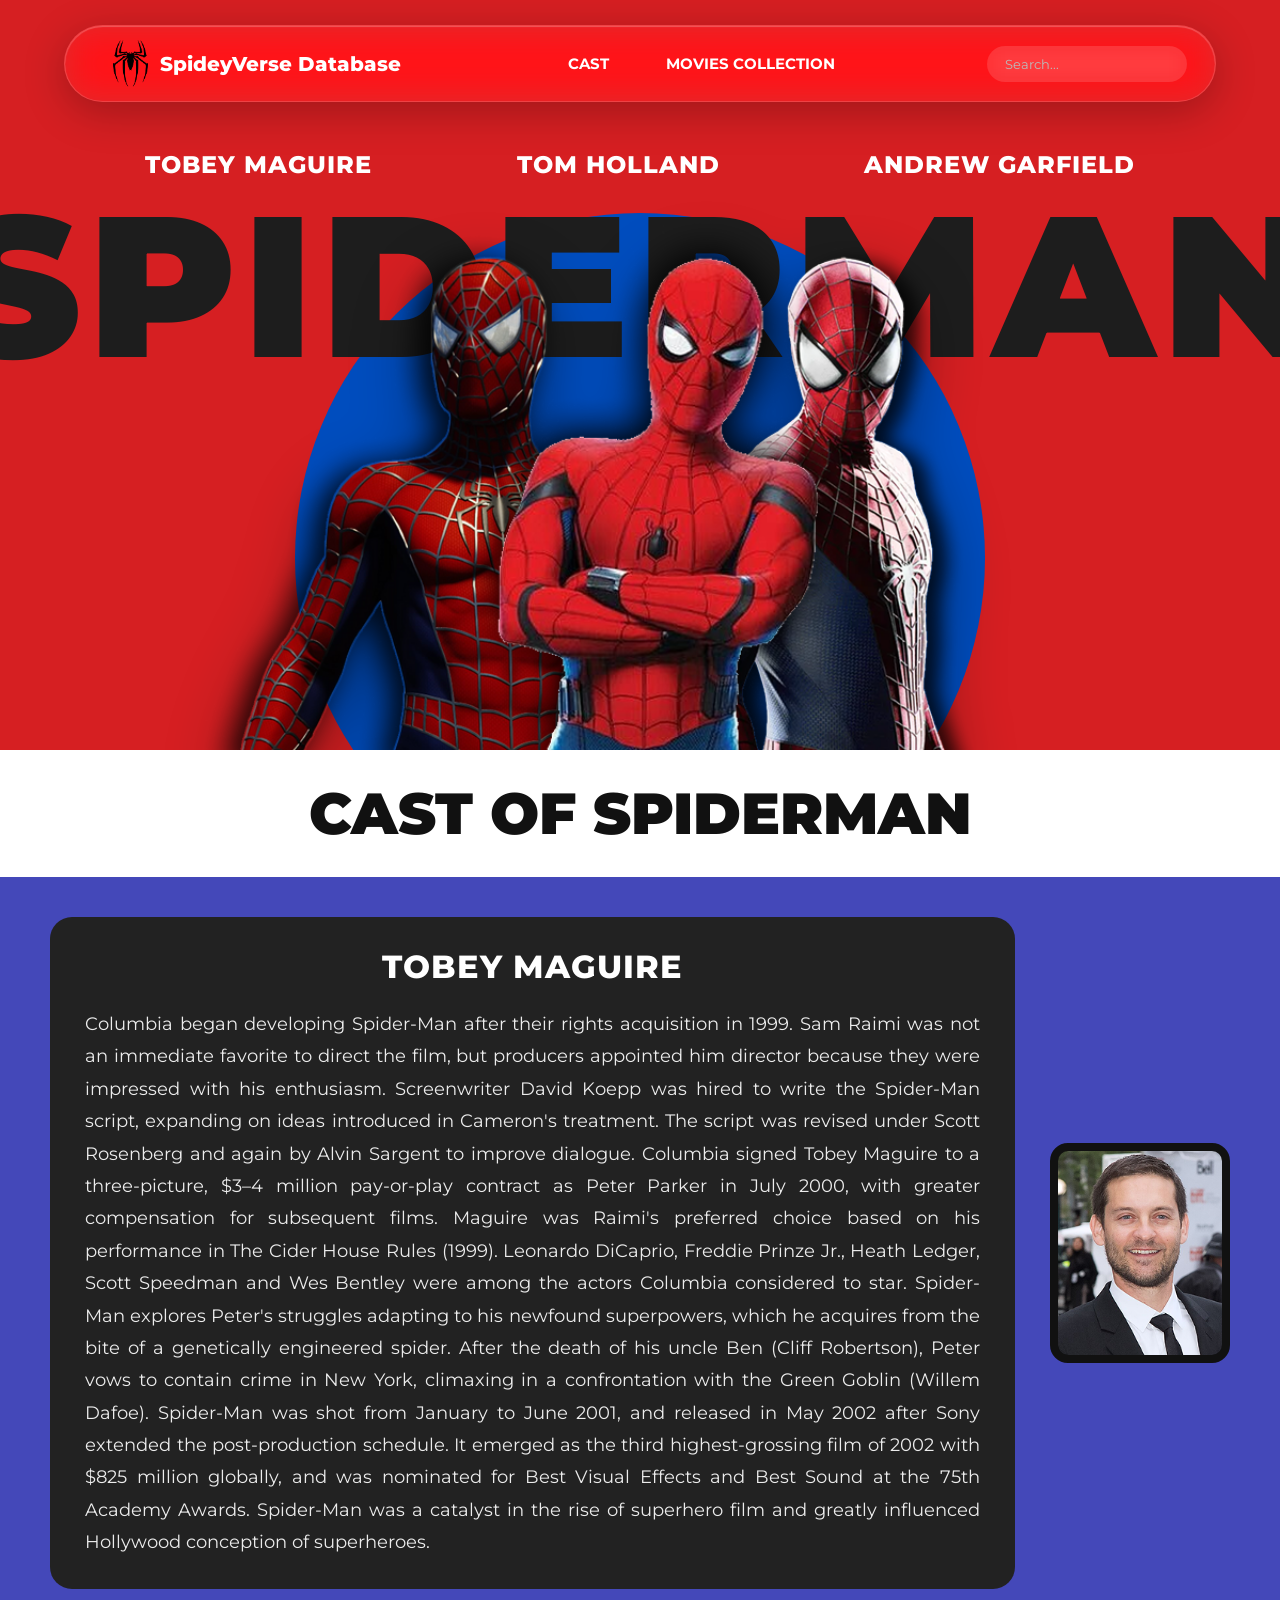
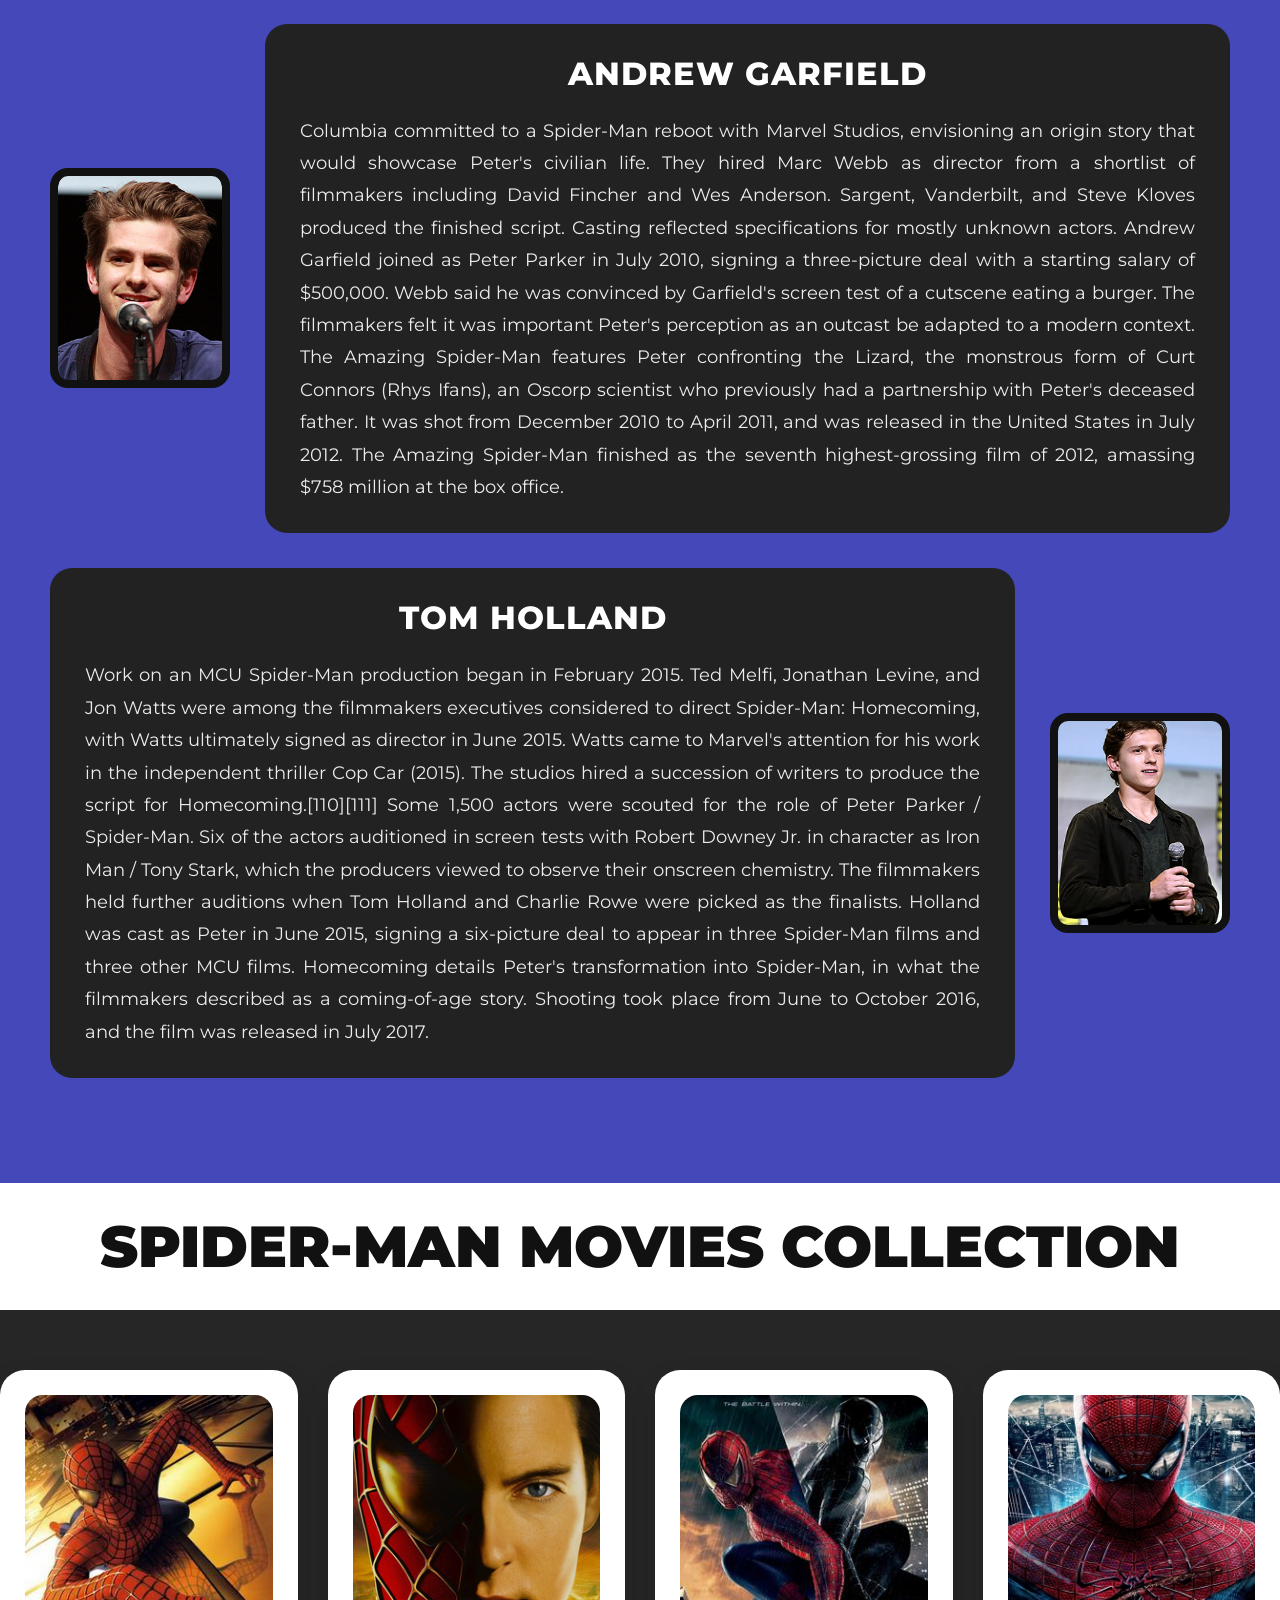
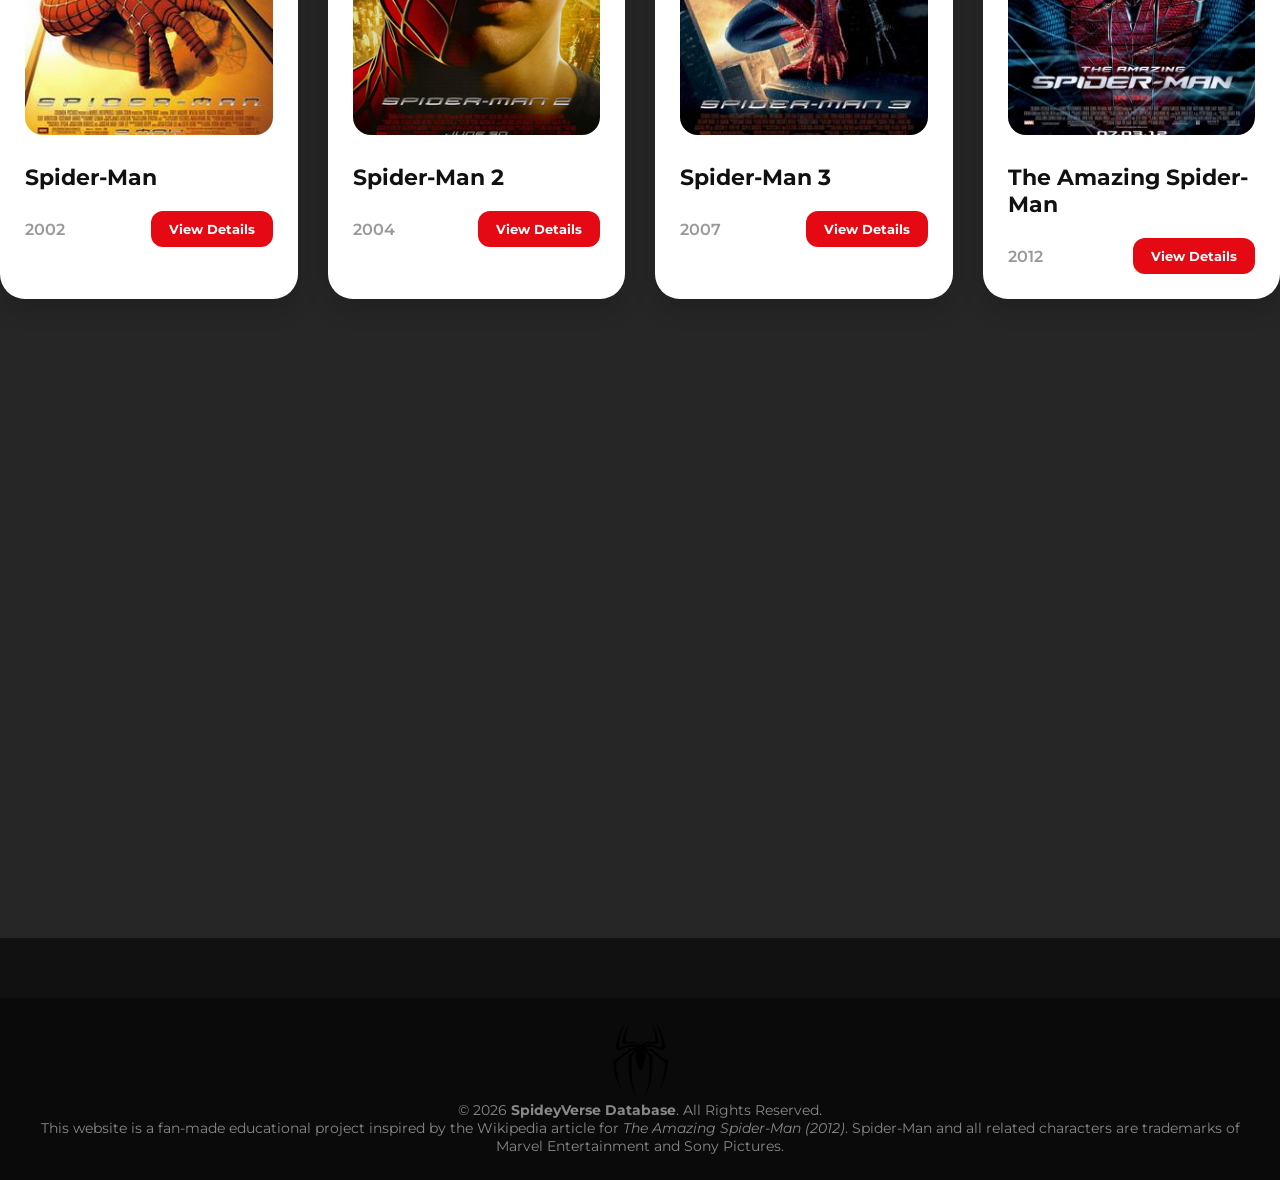
<file: index.html>
<!DOCTYPE html>
<html lang="en">
<head>
    <meta charset="UTF-8">
    <meta name="viewport" content="width=device-width, initial-scale=1.0">
    <title>SpideyVerse Database</title>

    <link href="https://fonts.googleapis.com/css2?family=Montserrat:wght@400;500;700;900&display=swap" rel="stylesheet">

    <link rel="stylesheet" href="CSS/style.css">
	<script type="text/javascript" src="JS/search.js"></script>
<script type="text/javascript" src="JS/entrance.js"></script>

</head>

<body>

<header>

    <nav class="navbar">
        <div class="logo-area">
			<a href="#hero">
            <img src="IMG/logo.png" alt="Logo">
            <h2>SpideyVerse Database</h2>
			</a>
        </div>

        <ul class="nav-links">
            <li><a href="#cast-title">CAST</a></li>
			
            <li class="dropdown">
                <a href="#movies">MOVIES COLLECTION<i class="fas fa-chevron-down" style="font-size: 11px; margin-left: 5px;"></i></a>
                <ul class="dropdown-menu">
                    <li><a href="spiderman 1.html">Spider-Man</a></li>
                    <li><a href="spiderman 2.html">Spider-Man 2</a></li>
                    <li><a href="spiderman 3.html">Spider-Man 3</a></li>
                    <li><a href="amazing 1.html">The Amazing Spider-Man</a></li>
					<li><a href="amazing 2.html">The Amazing Spider-Man 2</a></li>
					<li><a href="homecoming.html">Spider-Man: Homecoming</a></li>
					<li><a href="farfromhome.html">Spider-Man:Far From Home</a></li>
					<li><a href="nowayhome.html">Spider-Man: No Way Home</a></li>
                </ul>
            </li>
        </ul>

        <div class="search-box">
            <input type="text" id="searchInput" placeholder="Search...">
        </div>

    </nav>

</header>

<section class="hero" id="hero">

    <div class="hero-title">

        <div class="actor-name">
            <span>Tobey Maguire</span>
            <span>Tom Holland</span>
            <span>Andrew Garfield</span>
        </div>

        <h1>SPIDERMAN</h1>

    </div>

    <div class="hero-image">
        <img src="IMG/spiderman-group.png" alt="">
    </div>

</section>

<section class="title" id="cast-title">
    <h1>CAST OF SPIDERMAN</h1>
</section>

<section class="cast">

<div class="cast-card right">

    <div class="cast-info">

        <h3>TOBEY MAGUIRE</h3>

        <p>

            Columbia began developing Spider-Man after their rights acquisition in 1999. Sam Raimi was not an immediate favorite to direct the film, but producers appointed him director because they were impressed with his enthusiasm. Screenwriter David Koepp was hired to write the Spider-Man script, expanding on ideas introduced in Cameron's treatment. The script was revised under Scott Rosenberg and again by Alvin Sargent to improve dialogue. Columbia signed Tobey Maguire to a three-picture, $3–4 million pay-or-play contract as Peter Parker in July 2000, with greater compensation for subsequent films. Maguire was Raimi's preferred choice based on his performance in The Cider House Rules (1999). Leonardo DiCaprio, Freddie Prinze Jr., Heath Ledger, Scott Speedman and Wes Bentley were among the actors Columbia considered to star. Spider-Man explores Peter's struggles adapting to his newfound superpowers, which he acquires from the bite of a genetically engineered spider. After the death of his uncle Ben (Cliff Robertson), Peter vows to contain crime in New York, climaxing in a confrontation with the Green Goblin (Willem Dafoe). Spider-Man was shot from January to June 2001, and released in May 2002 after Sony extended the post-production schedule. It emerged as the third highest-grossing film of 2002 with $825 million globally, and was nominated for Best Visual Effects and Best Sound at the 75th Academy Awards. Spider-Man was a catalyst in the rise of superhero film and greatly influenced Hollywood conception of superheroes.
        </p>

    </div>

    <div class="cast-image">
        <img src="IMG/tobey.png">
    </div>

</div>

<div class="cast-card left">

    <div class="cast-image">
        <img src="IMG/andrew.png">
    </div>

    <div class="cast-info">

        <h3>ANDREW GARFIELD</h3>

        <p>

            Columbia committed to a Spider-Man reboot with Marvel Studios, envisioning an origin story that would showcase Peter's civilian life. They hired Marc Webb as director from a shortlist of filmmakers including David Fincher and Wes Anderson. Sargent, Vanderbilt, and Steve Kloves produced the finished script. Casting reflected specifications for mostly unknown actors. Andrew Garfield joined as Peter Parker in July 2010, signing a three-picture deal with a starting salary of $500,000. Webb said he was convinced by Garfield's screen test of a cutscene eating a burger. The filmmakers felt it was important Peter's perception as an outcast be adapted to a modern context. The Amazing Spider-Man features Peter confronting the Lizard, the monstrous form of Curt Connors (Rhys Ifans), an Oscorp scientist who previously had a partnership with Peter's deceased father. It was shot from December 2010 to April 2011, and was released in the United States in July 2012. The Amazing Spider-Man finished as the seventh highest-grossing film of 2012, amassing $758 million at the box office.

        </p>

    </div>

</div>

<div class="cast-card right">

    <div class="cast-info">

        <h3>TOM HOLLAND</h3>

        <p>

            Work on an MCU Spider-Man production began in February 2015. Ted Melfi, Jonathan Levine, and Jon Watts were among the filmmakers executives considered to direct Spider-Man: Homecoming, with Watts ultimately signed as director in June 2015. Watts came to Marvel's attention for his work in the independent thriller Cop Car (2015). The studios hired a succession of writers to produce the script for Homecoming.[110][111] Some 1,500 actors were scouted for the role of Peter Parker / Spider-Man. Six of the actors auditioned in screen tests with Robert Downey Jr. in character as Iron Man / Tony Stark, which the producers viewed to observe their onscreen chemistry. The filmmakers held further auditions when Tom Holland and Charlie Rowe were picked as the finalists. Holland was cast as Peter in June 2015, signing a six-picture deal to appear in three Spider-Man films and three other MCU films. Homecoming details Peter's transformation into Spider-Man, in what the filmmakers described as a coming-of-age story. Shooting took place from June to October 2016, and the film was released in July 2017.

        </p>

    </div>

    <div class="cast-image">
        <img src="IMG/tom.png">
    </div>

</div>

</section>


<section class="title">
    <h1>SPIDER-MAN MOVIES COLLECTION</h1>
</section>

<section class="movies" id="movies">

    <div class="movie-grid">
        <div class="movie-card">
            <a href="spiderman 1.html">

                <div class="poster">
                    <img src="IMG/poster.png" alt="Spider-Man (2002)">
                </div>

                <div class="movie-info">
                    <h3>Spider-Man</h3>

                    <div class="bottom-row">
                        <span class="year">2002</span>
                        <button>View Details</button>
                    </div>
                </div>

            </a>
        </div>

        <div class="movie-card">
            <a href="spiderman 2.html">

                <div class="poster">
                    <img src="IMG/poster (5).jpg" alt="Spider-Man 2">
                </div>

                <div class="movie-info">
                    <h3>Spider-Man 2</h3>

                    <div class="bottom-row">
                        <span class="year">2004</span>
                        <button>View Details</button>
                    </div>
                </div>

            </a>
        </div>

        <div class="movie-card">
            <a href="spiderman 3.html">

                <div class="poster">
                    <img src="IMG/poster (4).jpg" alt="Spider-Man 3">
                </div>

                <div class="movie-info">
                    <h3>Spider-Man 3</h3>

                    <div class="bottom-row">
                        <span class="year">2007</span>
                        <button>View Details</button>
                    </div>
                </div>

            </a>
        </div>

        <div class="movie-card">
            <a href="amazing 1.html">

                <div class="poster">
                    <img src="IMG/poster (3).jpg" alt="The Amazing Spider-Man">
                </div>

                <div class="movie-info">
                    <h3>The Amazing Spider-Man</h3>

                    <div class="bottom-row">
                        <span class="year">2012</span>
                        <button>View Details</button>
                    </div>
                </div>

            </a>
        </div>

        <div class="movie-card">
            <a href="amazing 2.html">

                <div class="poster">
                    <img src="IMG/poster (2).png" alt="The Amazing Spider-Man 2">
                </div>

                <div class="movie-info">
                    <h3>The Amazing Spider-Man 2</h3>

                    <div class="bottom-row">
                        <span class="year">2014</span>
                        <button>View Details</button>
                    </div>
                </div>

            </a>
        </div>

        <div class="movie-card">
            <a href="homecoming.html">

                <div class="poster">
                    <img src="IMG/poster (2).jpg" alt="Spider-Man: Homecoming">
                </div>

                <div class="movie-info">
                    <h3>Spider-Man: Homecoming</h3>

                    <div class="bottom-row">
                        <span class="year">2017</span>
                        <button>View Details</button>
                    </div>
                </div>

            </a>
        </div>

        <div class="movie-card">
            <a href="farfromhome.html">

                <div class="poster">
                    <img src="IMG/poster (6).jpg" alt="Spider-Man: Far From Home">
                </div>

                <div class="movie-info">
                    <h3>Spider-Man: Far From Home</h3>

                    <div class="bottom-row">
                        <span class="year">2019</span>
                        <button>View Details</button>
                    </div>
                </div>

            </a>
        </div>

        <div class="movie-card">
            <a href="nowayhome.html">

                <div class="poster">
                    <img src="IMG/poster.jpg" alt="Spider-Man: No Way Home">
                </div>

                <div class="movie-info">
                    <h3>Spider-Man: No Way Home</h3>

                    <div class="bottom-row">
                        <span class="year">2021</span>
                        <button>View Details</button>
                    </div>
                </div>

            </a>
        </div>

    </div>

</section>

<footer class="footer">

    <div class="footer-container">

        <img src="IMG/logo.png" alt="SpideyVerse Database Logo" class="footer-logo">

        <p class="footer-text">
            © 2026 <strong>SpideyVerse Database</strong>. All Rights Reserved.
        </p>

        <p class="footer-small">
            This website is a fan-made educational project inspired by the Wikipedia article for
            <em>The Amazing Spider-Man (2012)</em>. Spider-Man and all related characters are
            trademarks of Marvel Entertainment and Sony Pictures.
        </p>

    </div>

</footer>


</body>
</html>
</file>
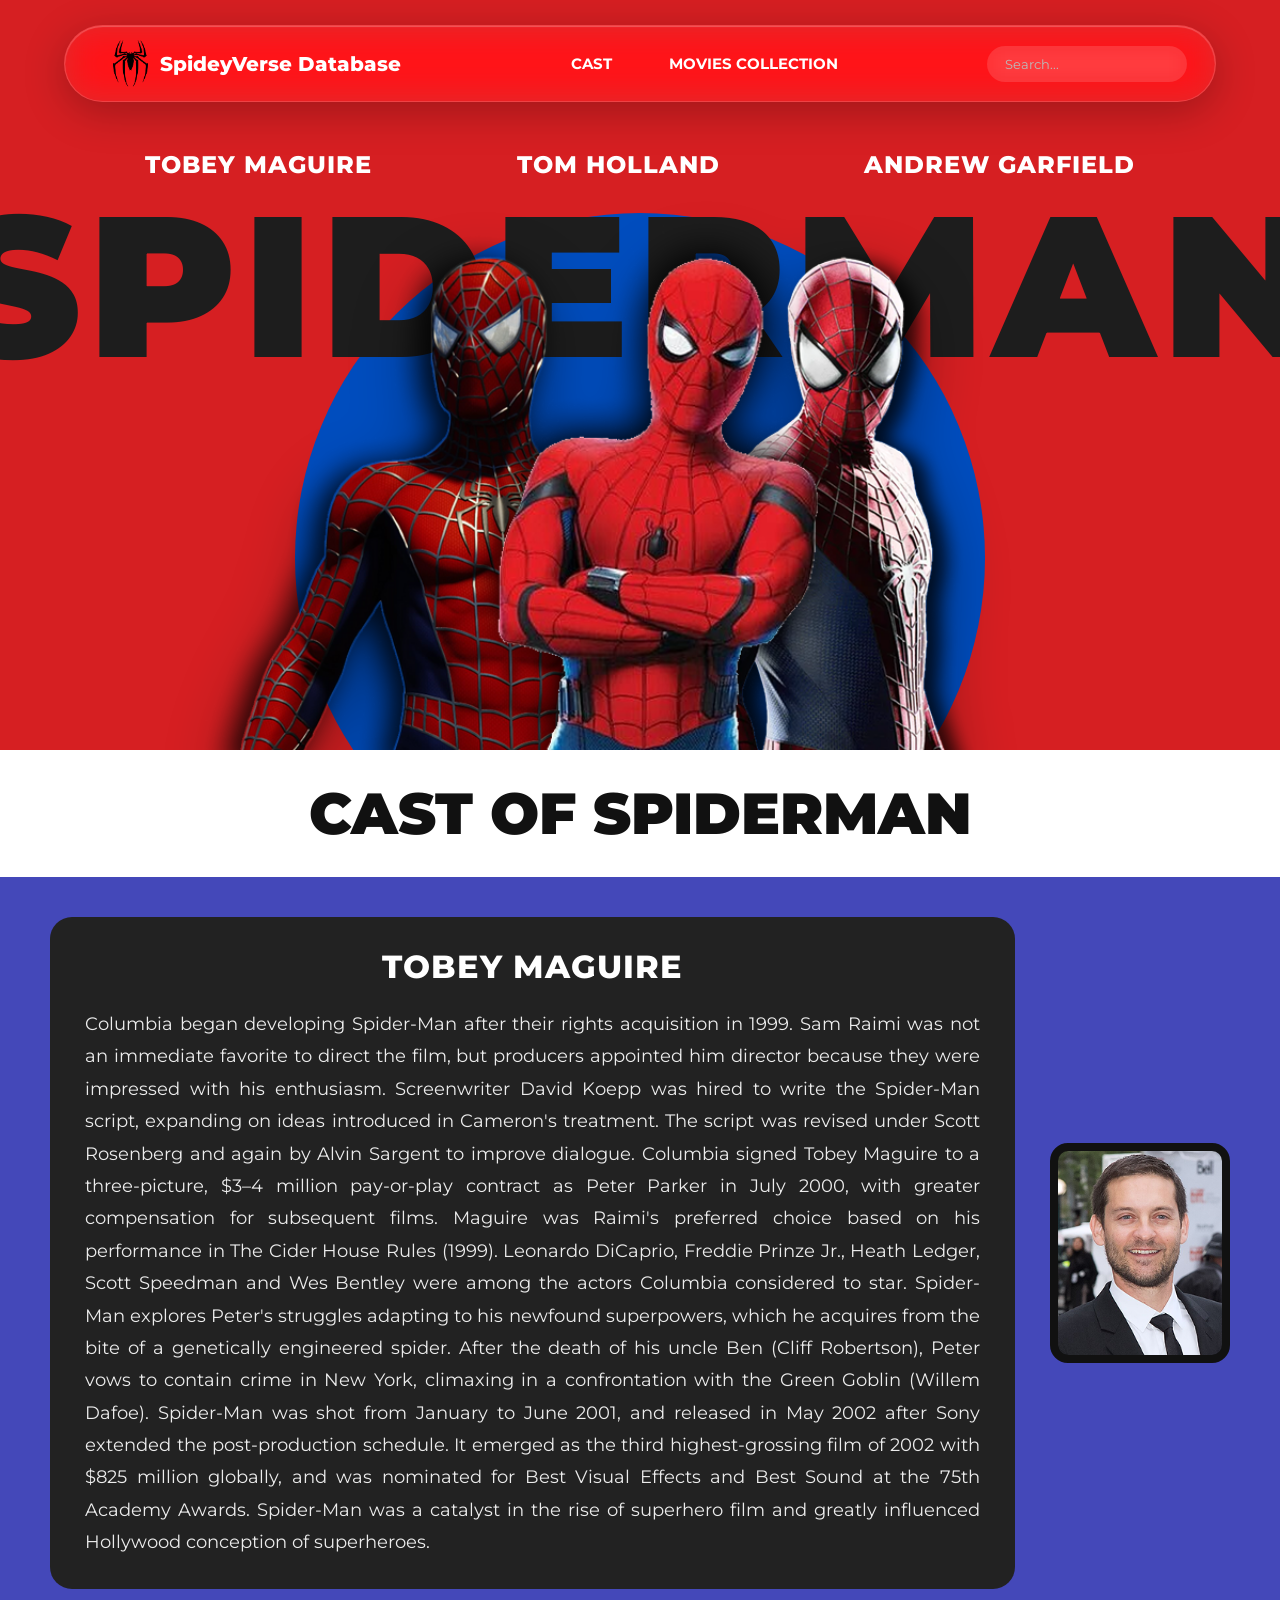
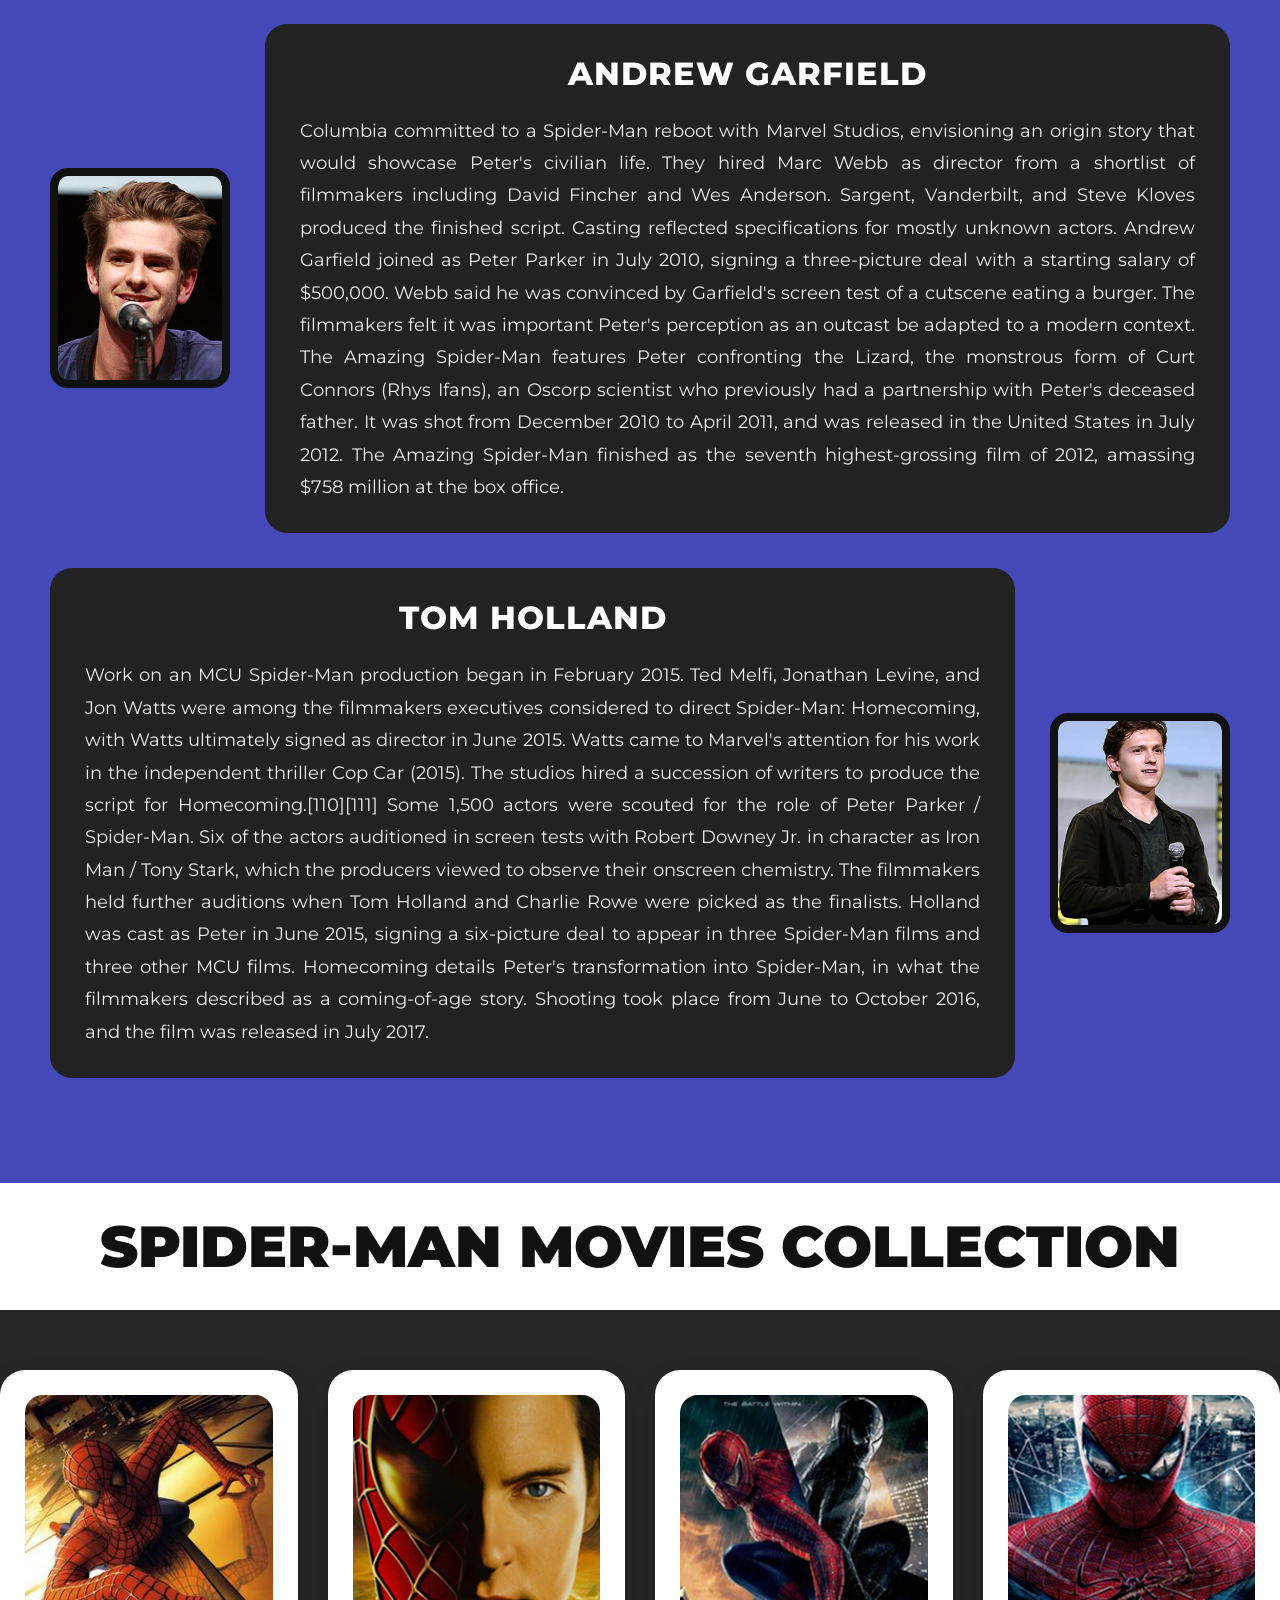
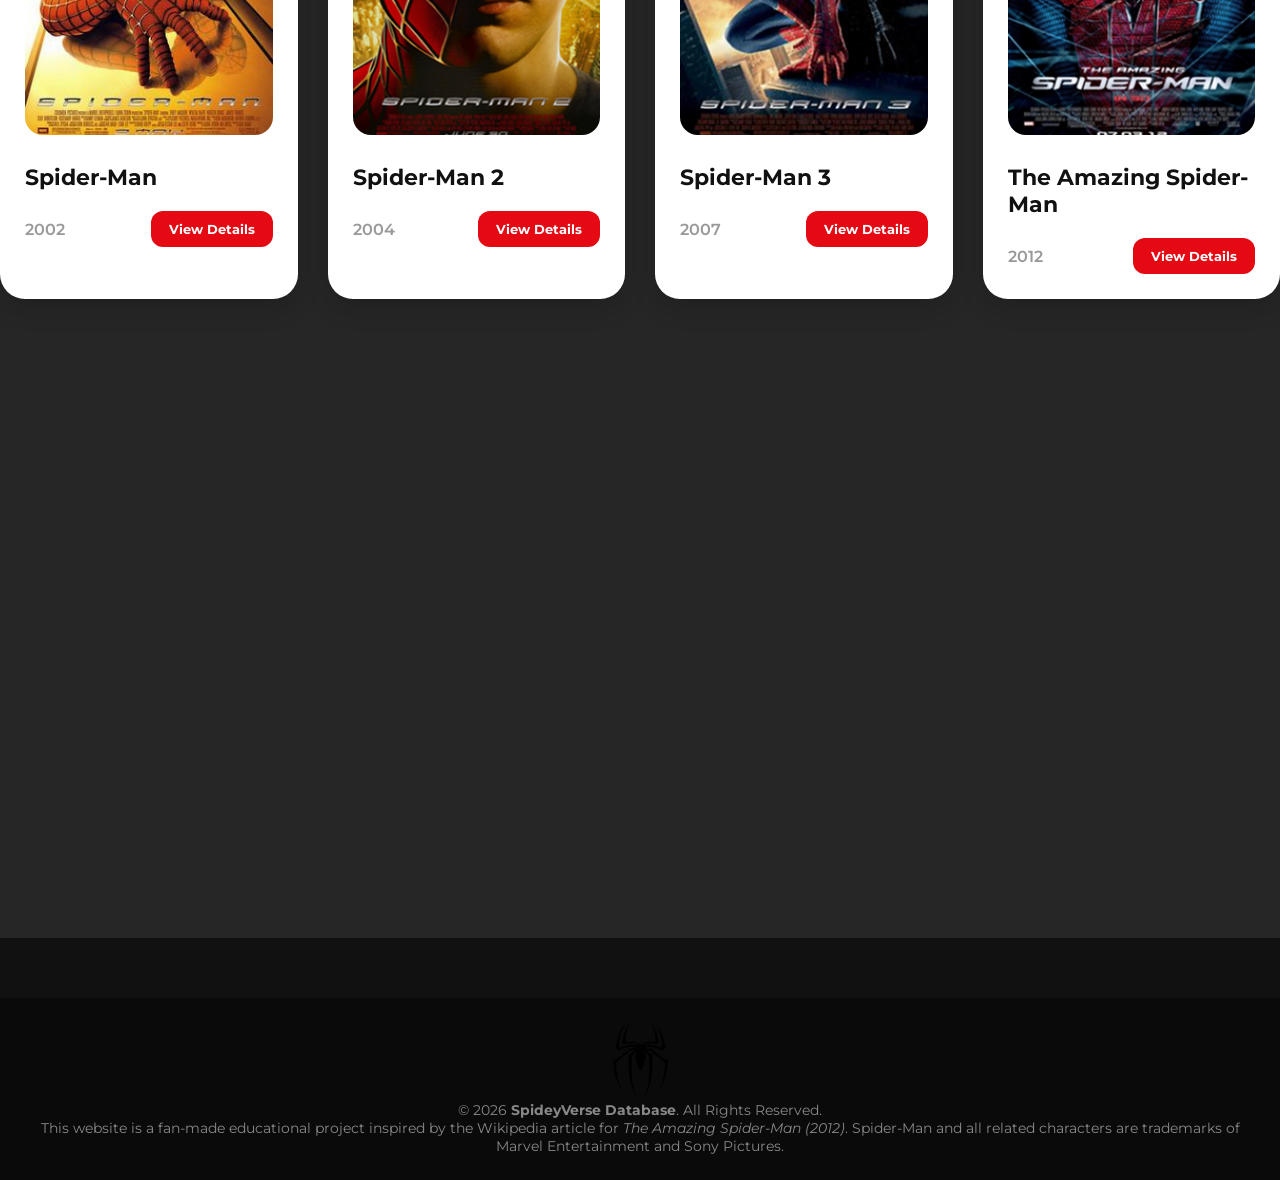
<file: SPIDEYVERSE WEB/index.html>
<!DOCTYPE html>
<html lang="en">
<head>
    <meta charset="UTF-8">
    <meta name="viewport" content="width=device-width, initial-scale=1.0">
    <title>SpideyVerse Database</title>

    <!-- Google Font -->
    <link href="https://fonts.googleapis.com/css2?family=Montserrat:wght@400;500;700;900&display=swap" rel="stylesheet">

    <link rel="stylesheet" href="CSS/style.css">
	<script type="text/javascript" src="JS/search.js"></script>
<script type="text/javascript" src="JS/entrance.js"></script>

</head>

<body>

<header>

    <nav class="navbar">

        <!-- Logo -->
        <div class="logo-area">
			<a href="#hero">
            <img src="IMG/logo.png" alt="Logo">
            <h2>SpideyVerse Database</h2>
			</a>
        </div>

        <!-- Navigation -->
        <ul class="nav-links">
            <li><a href="#cast-title">CAST</a></li>
            <li><a href="#movies">MOVIES COLLECTION</a></li>
        </ul>

        <!-- Search -->
        <div class="search-box">
            <input type="text" id="searchInput" placeholder="Search...">
        </div>

    </nav>

</header>





<!-- ========================= -->
<!-- HERO SECTION -->
<!-- ========================= -->

<section class="hero" id="hero">

    <div class="hero-title">

        <div class="actor-name">
            <span>Tobey Maguire</span>
            <span>Tom Holland</span>
            <span>Andrew Garfield</span>
        </div>

        <h1>SPIDERMAN</h1>

    </div>

    <div class="hero-image">
        <img src="IMG/spiderman-group.png" alt="">
    </div>

</section>

<section class="title" id="cast-title">
    <h1>CAST OF SPIDERMAN</h1>
</section>




<!-- ========================= -->
<!-- CAST -->
<!-- ========================= -->

<section class="cast">



<!-- Tobey -->

<div class="cast-card right">

    <div class="cast-info">

        <h3>TOBEY MAGUIRE</h3>

        <p>

            Columbia began developing Spider-Man after their rights acquisition in 1999. Sam Raimi was not an immediate favorite to direct the film, but producers appointed him director because they were impressed with his enthusiasm. Screenwriter David Koepp was hired to write the Spider-Man script, expanding on ideas introduced in Cameron's treatment. The script was revised under Scott Rosenberg and again by Alvin Sargent to improve dialogue. Columbia signed Tobey Maguire to a three-picture, $3–4 million pay-or-play contract as Peter Parker in July 2000, with greater compensation for subsequent films. Maguire was Raimi's preferred choice based on his performance in The Cider House Rules (1999). Leonardo DiCaprio, Freddie Prinze Jr., Heath Ledger, Scott Speedman and Wes Bentley were among the actors Columbia considered to star. Spider-Man explores Peter's struggles adapting to his newfound superpowers, which he acquires from the bite of a genetically engineered spider. After the death of his uncle Ben (Cliff Robertson), Peter vows to contain crime in New York, climaxing in a confrontation with the Green Goblin (Willem Dafoe). Spider-Man was shot from January to June 2001, and released in May 2002 after Sony extended the post-production schedule. It emerged as the third highest-grossing film of 2002 with $825 million globally, and was nominated for Best Visual Effects and Best Sound at the 75th Academy Awards. Spider-Man was a catalyst in the rise of superhero film and greatly influenced Hollywood conception of superheroes.
        </p>

    </div>

    <div class="cast-image">
        <img src="IMG/tobey.png">
    </div>

</div>





<!-- Andrew -->

<div class="cast-card left">

    <div class="cast-image">
        <img src="IMG/andrew.png">
    </div>

    <div class="cast-info">

        <h3>ANDREW GARFIELD</h3>

        <p>

            Columbia committed to a Spider-Man reboot with Marvel Studios, envisioning an origin story that would showcase Peter's civilian life. They hired Marc Webb as director from a shortlist of filmmakers including David Fincher and Wes Anderson. Sargent, Vanderbilt, and Steve Kloves produced the finished script. Casting reflected specifications for mostly unknown actors. Andrew Garfield joined as Peter Parker in July 2010, signing a three-picture deal with a starting salary of $500,000. Webb said he was convinced by Garfield's screen test of a cutscene eating a burger. The filmmakers felt it was important Peter's perception as an outcast be adapted to a modern context. The Amazing Spider-Man features Peter confronting the Lizard, the monstrous form of Curt Connors (Rhys Ifans), an Oscorp scientist who previously had a partnership with Peter's deceased father. It was shot from December 2010 to April 2011, and was released in the United States in July 2012. The Amazing Spider-Man finished as the seventh highest-grossing film of 2012, amassing $758 million at the box office.

        </p>

    </div>

</div>





<!-- Tom -->

<div class="cast-card right">

    <div class="cast-info">

        <h3>TOM HOLLAND</h3>

        <p>

            Work on an MCU Spider-Man production began in February 2015. Ted Melfi, Jonathan Levine, and Jon Watts were among the filmmakers executives considered to direct Spider-Man: Homecoming, with Watts ultimately signed as director in June 2015. Watts came to Marvel's attention for his work in the independent thriller Cop Car (2015). The studios hired a succession of writers to produce the script for Homecoming.[110][111] Some 1,500 actors were scouted for the role of Peter Parker / Spider-Man. Six of the actors auditioned in screen tests with Robert Downey Jr. in character as Iron Man / Tony Stark, which the producers viewed to observe their onscreen chemistry. The filmmakers held further auditions when Tom Holland and Charlie Rowe were picked as the finalists. Holland was cast as Peter in June 2015, signing a six-picture deal to appear in three Spider-Man films and three other MCU films. Homecoming details Peter's transformation into Spider-Man, in what the filmmakers described as a coming-of-age story. Shooting took place from June to October 2016, and the film was released in July 2017.

        </p>

    </div>

    <div class="cast-image">
        <img src="IMG/tom.png">
    </div>

</div>

</section>


<section class="title">
    <h1>SPIDER-MAN MOVIES COLLECTION</h1>
</section>



<section class="movies" id="movies">

    <div class="movie-grid">
        <div class="movie-card">
            <a href="spiderman 1.html">

                <div class="poster">
                    <img src="IMG/spiderman1.png" alt="Spider-Man (2002)">
                </div>

                <div class="movie-info">
                    <h3>Spider-Man</h3>

                    <div class="bottom-row">
                        <span class="year">2002</span>
                        <button>View Details</button>
                    </div>
                </div>

            </a>
        </div>

        <!-- Spider-Man 2 -->
        <div class="movie-card">
            <a href="spiderman 2.html">

                <div class="poster">
                    <img src="IMG/spiderman2.png" alt="Spider-Man 2">
                </div>

                <div class="movie-info">
                    <h3>Spider-Man 2</h3>

                    <div class="bottom-row">
                        <span class="year">2004</span>
                        <button>View Details</button>
                    </div>
                </div>

            </a>
        </div>

        <!-- Spider-Man 3 -->
        <div class="movie-card">
            <a href="spiderman 3.html">

                <div class="poster">
                    <img src="IMG/spiderman3.png" alt="Spider-Man 3">
                </div>

                <div class="movie-info">
                    <h3>Spider-Man 3</h3>

                    <div class="bottom-row">
                        <span class="year">2007</span>
                        <button>View Details</button>
                    </div>
                </div>

            </a>
        </div>

        <!-- The Amazing Spider-Man -->
        <div class="movie-card">
            <a href="amazing 1.html">

                <div class="poster">
                    <img src="IMG/amazing1.png" alt="The Amazing Spider-Man">
                </div>

                <div class="movie-info">
                    <h3>The Amazing Spider-Man</h3>

                    <div class="bottom-row">
                        <span class="year">2012</span>
                        <button>View Details</button>
                    </div>
                </div>

            </a>
        </div>

        <!-- The Amazing Spider-Man 2 -->
        <div class="movie-card">
            <a href="amazing 2.html">

                <div class="poster">
                    <img src="IMG/amazing2.png" alt="The Amazing Spider-Man 2">
                </div>

                <div class="movie-info">
                    <h3>The Amazing Spider-Man 2</h3>

                    <div class="bottom-row">
                        <span class="year">2014</span>
                        <button>View Details</button>
                    </div>
                </div>

            </a>
        </div>

        <!-- Spider-Man: Homecoming -->
        <div class="movie-card">
            <a href="homecoming.html">

                <div class="poster">
                    <img src="IMG/homecoming.png" alt="Spider-Man: Homecoming">
                </div>

                <div class="movie-info">
                    <h3>Spider-Man: Homecoming</h3>

                    <div class="bottom-row">
                        <span class="year">2017</span>
                        <button>View Details</button>
                    </div>
                </div>

            </a>
        </div>

        <!-- Spider-Man: Far From Home -->
        <div class="movie-card">
            <a href="farfromhome.html">

                <div class="poster">
                    <img src="IMG/farfromhome.png" alt="Spider-Man: Far From Home">
                </div>

                <div class="movie-info">
                    <h3>Spider-Man: Far From Home</h3>

                    <div class="bottom-row">
                        <span class="year">2019</span>
                        <button>View Details</button>
                    </div>
                </div>

            </a>
        </div>

        <!-- Spider-Man: No Way Home -->
        <div class="movie-card">
            <a href="nowayhome.html">

                <div class="poster">
                    <img src="IMG/nowayhome.png" alt="Spider-Man: No Way Home">
                </div>

                <div class="movie-info">
                    <h3>Spider-Man: No Way Home</h3>

                    <div class="bottom-row">
                        <span class="year">2021</span>
                        <button>View Details</button>
                    </div>
                </div>

            </a>
        </div>

    </div>

</section>
<!-- ========================= -->
<!-- FOOTER -->
<!-- ========================= -->

<footer class="footer">

    <div class="footer-container">

        <img src="IMG/logo.png" alt="SpideyVerse Database Logo" class="footer-logo">

        <p class="footer-text">
            © 2026 <strong>SpideyVerse Database</strong>. All Rights Reserved.
        </p>

        <p class="footer-small">
            This website is a fan-made educational project inspired by the Wikipedia article for
            <em>The Amazing Spider-Man (2012)</em>. Spider-Man and all related characters are
            trademarks of Marvel Entertainment and Sony Pictures.
        </p>

    </div>

</footer>


</body>
</html>
</file>
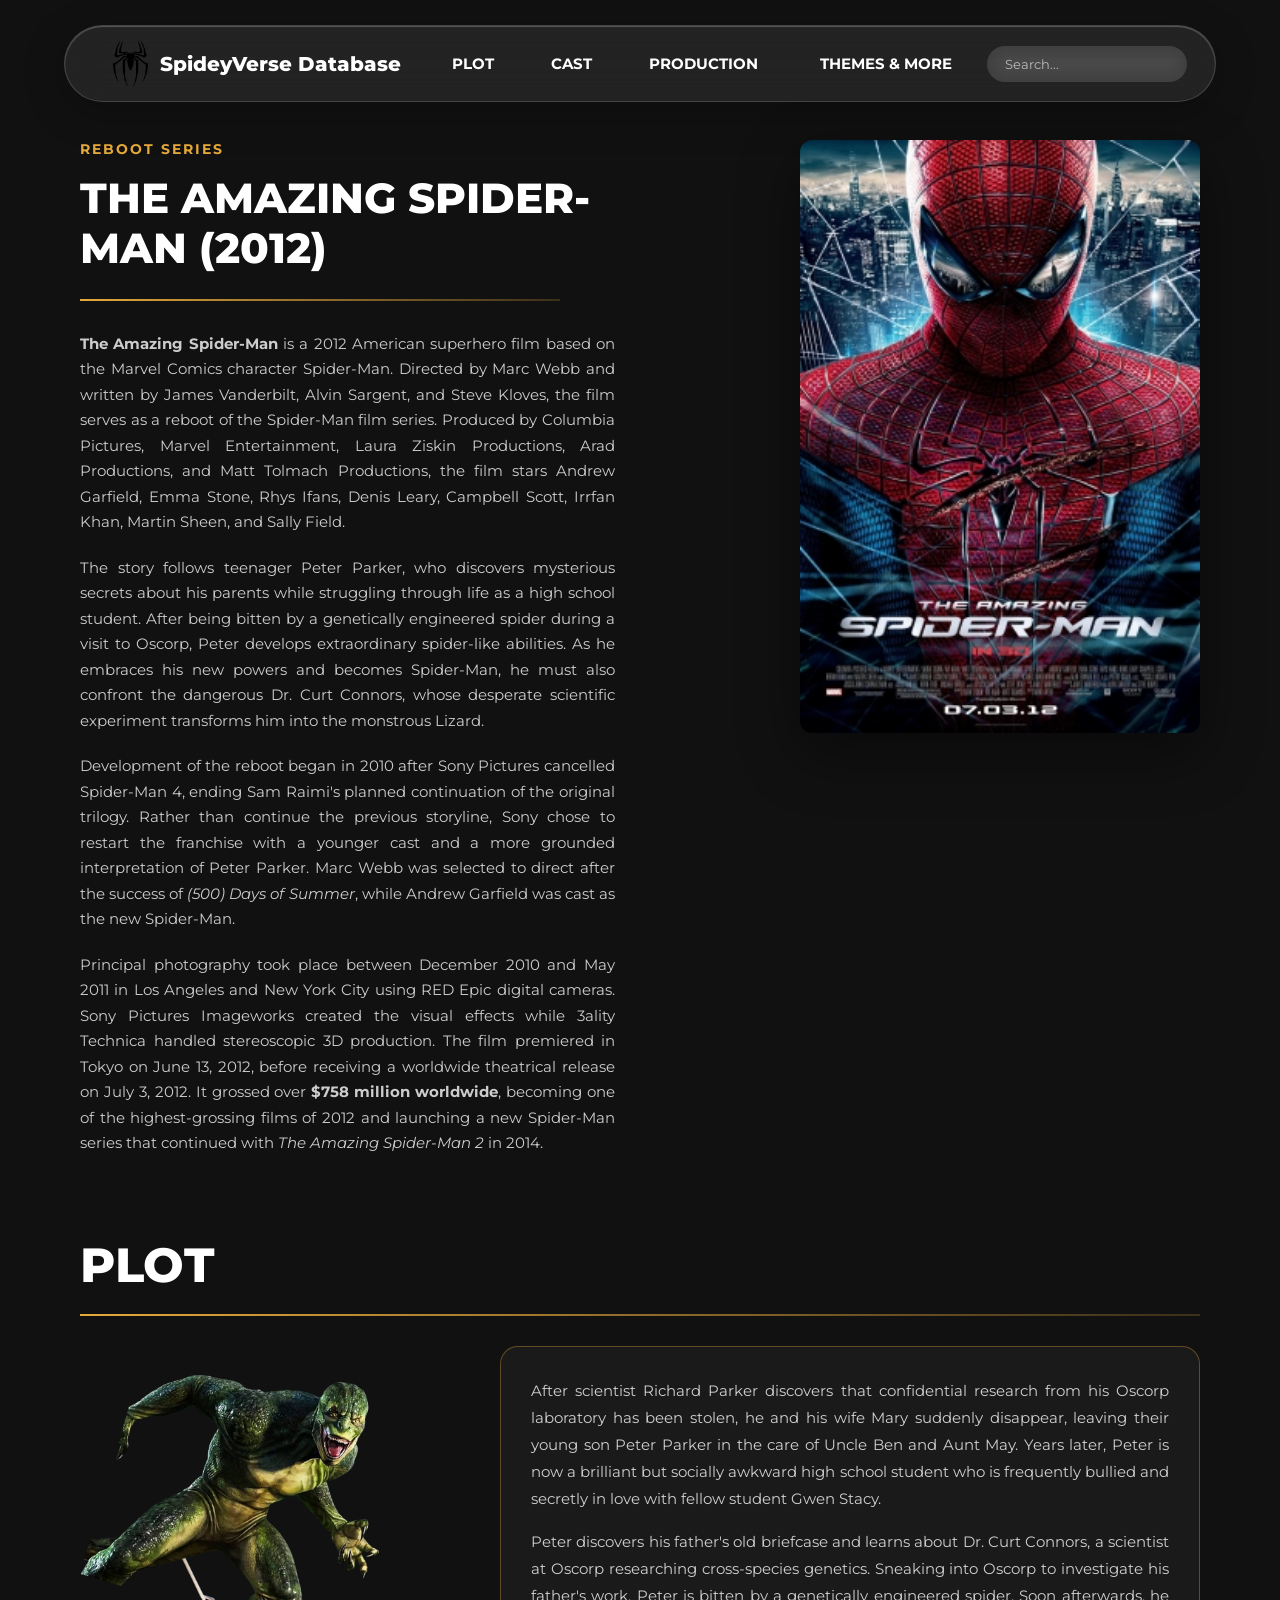
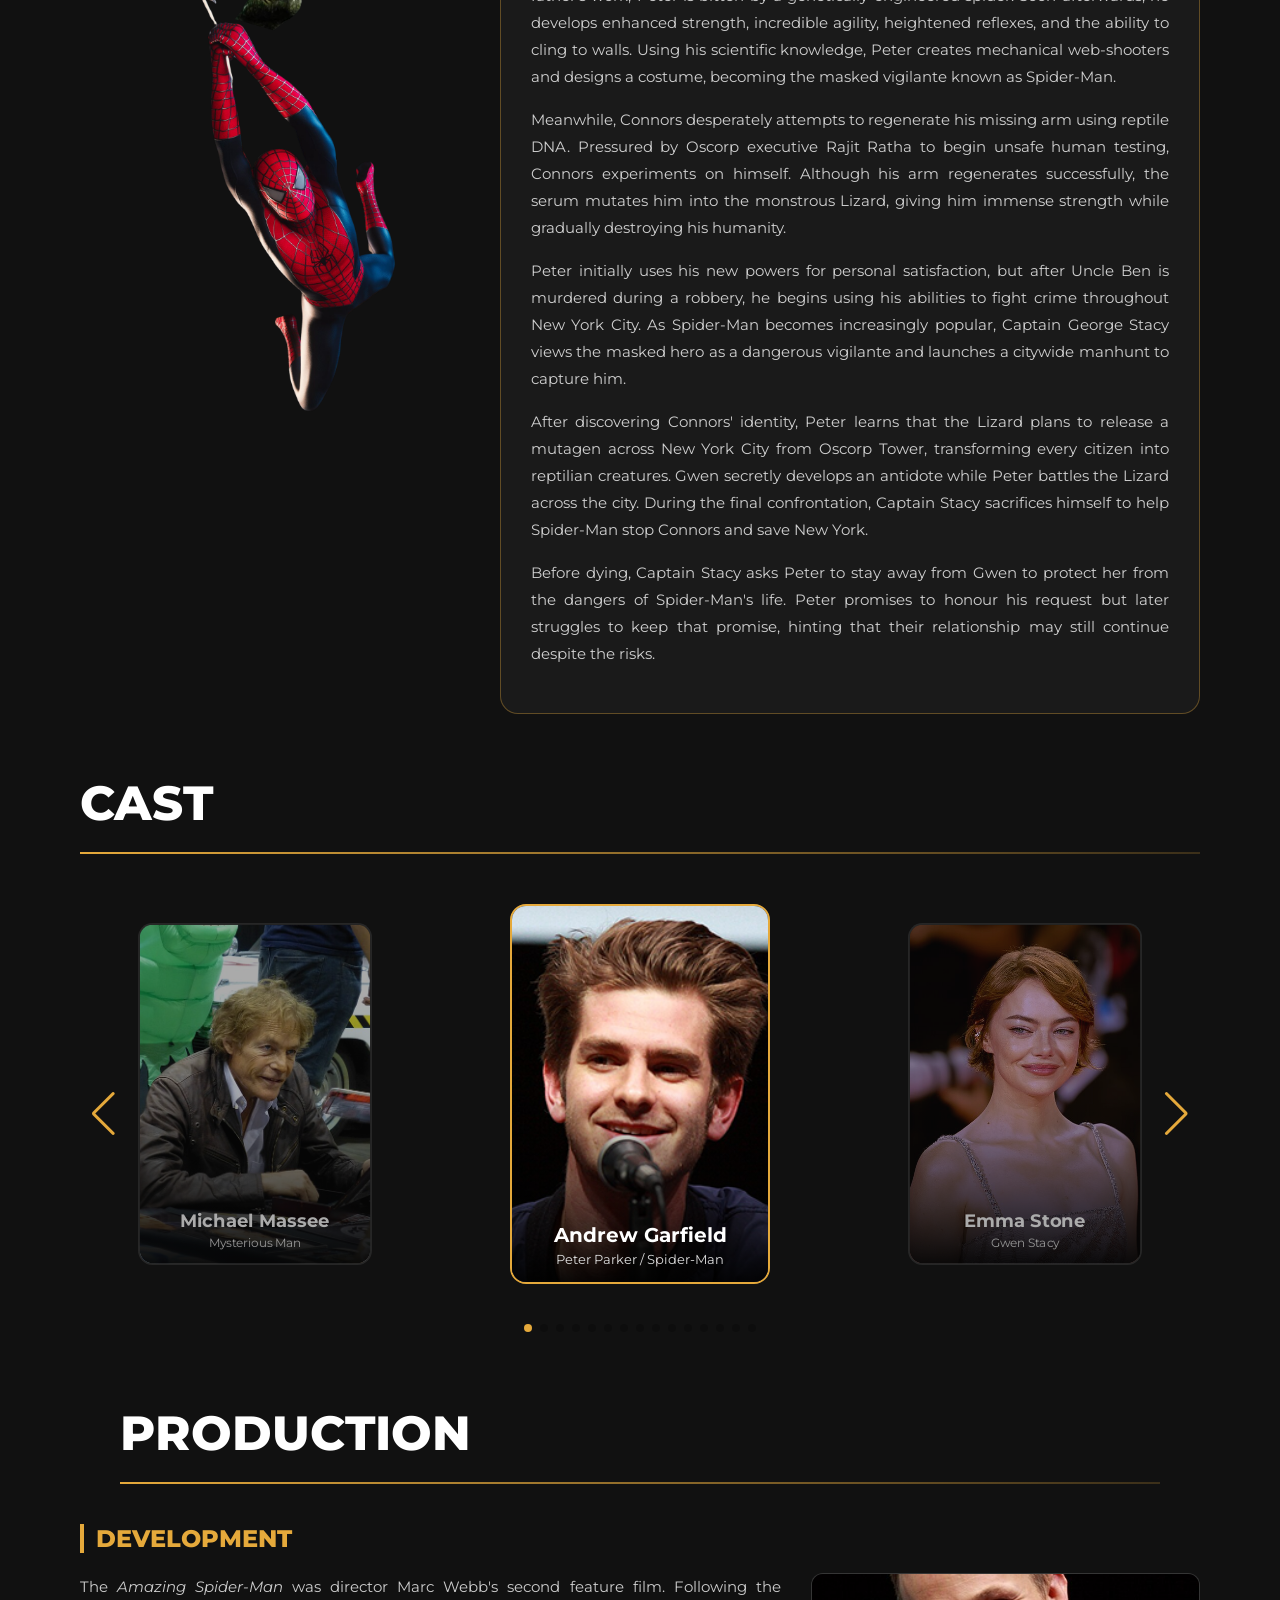
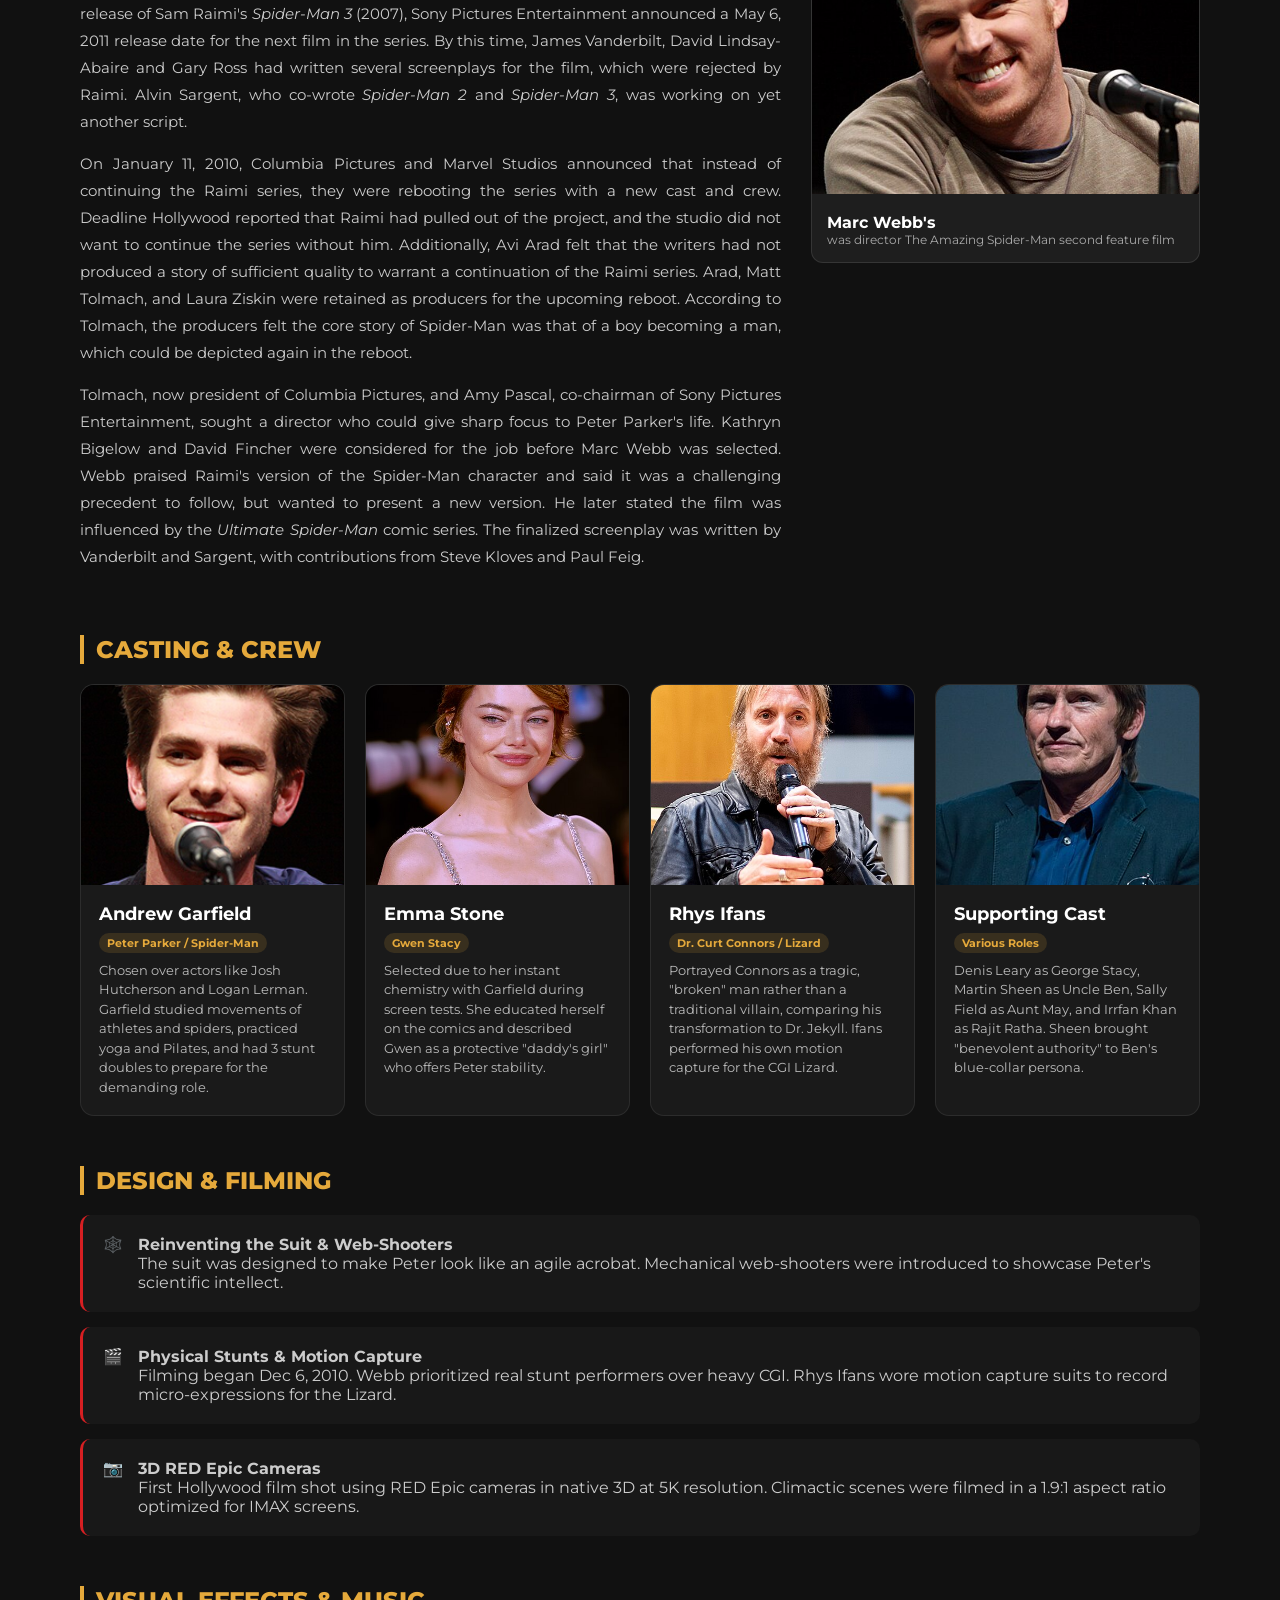
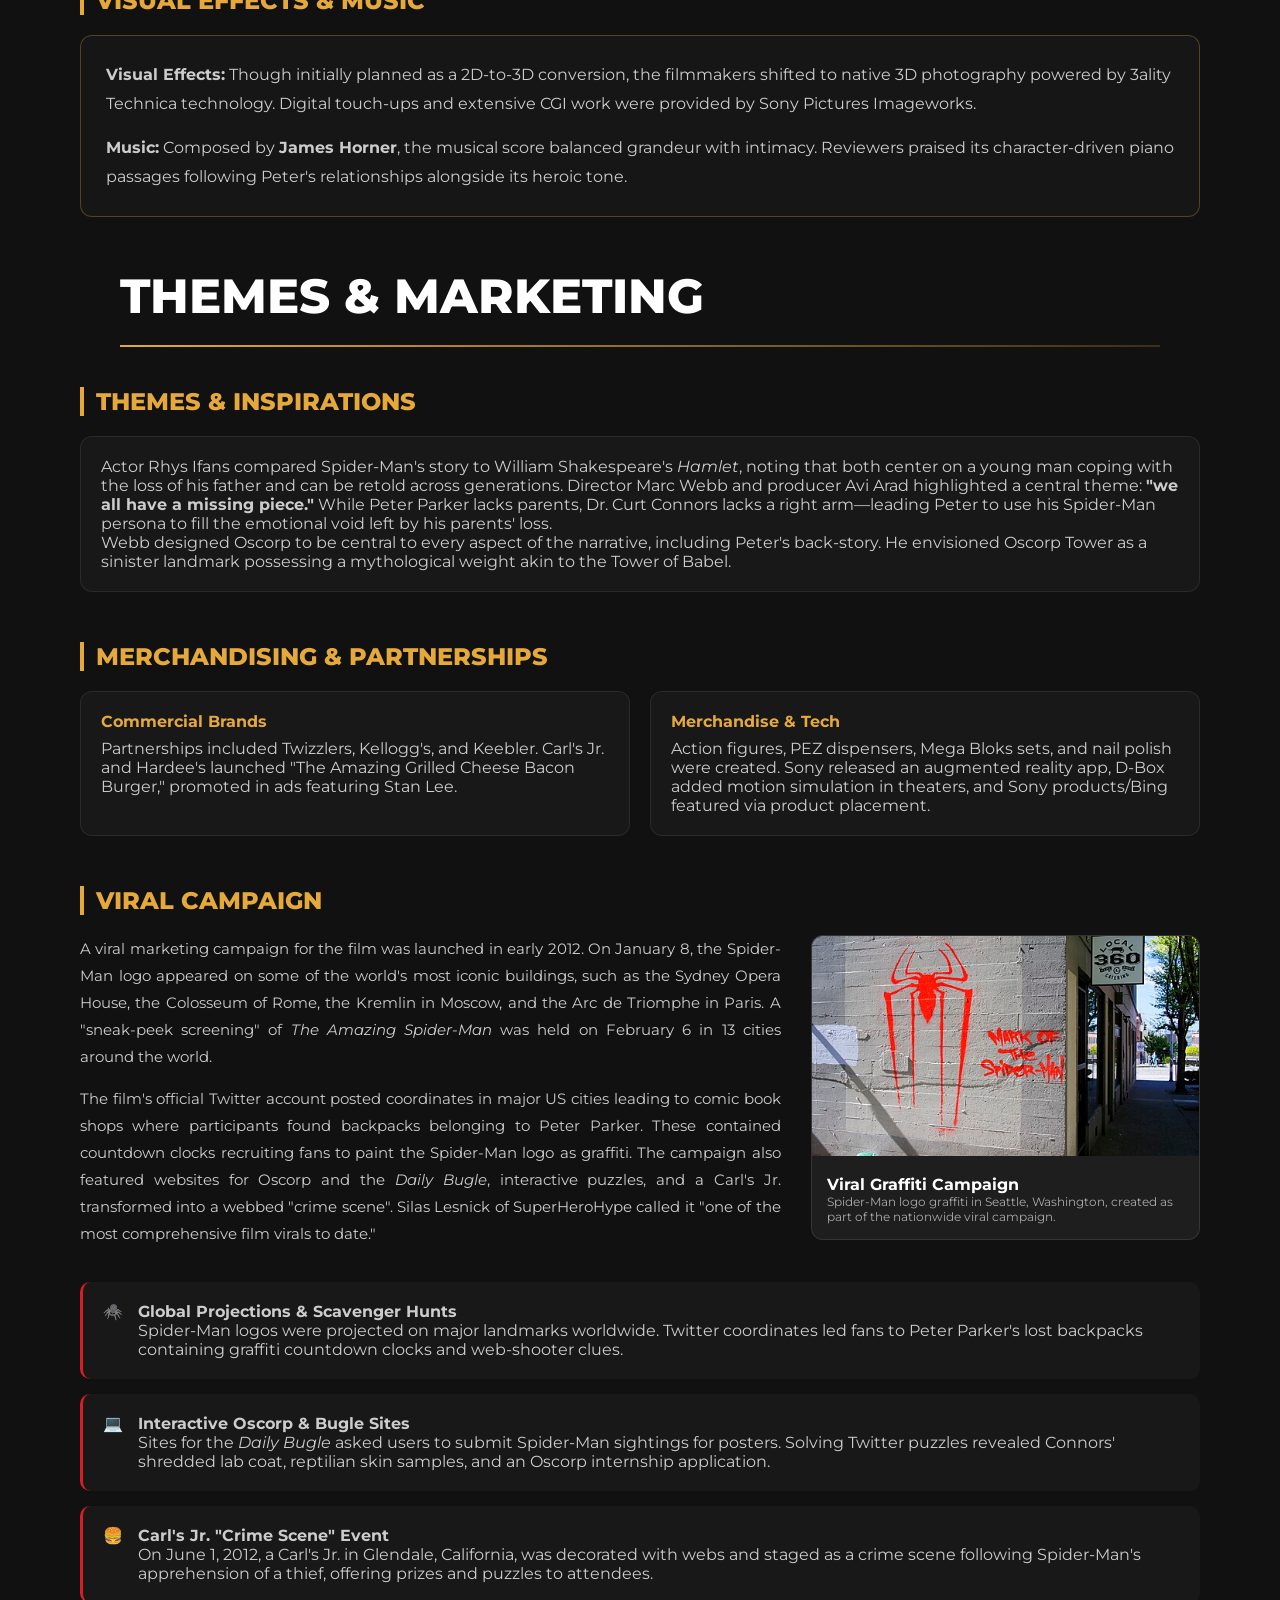
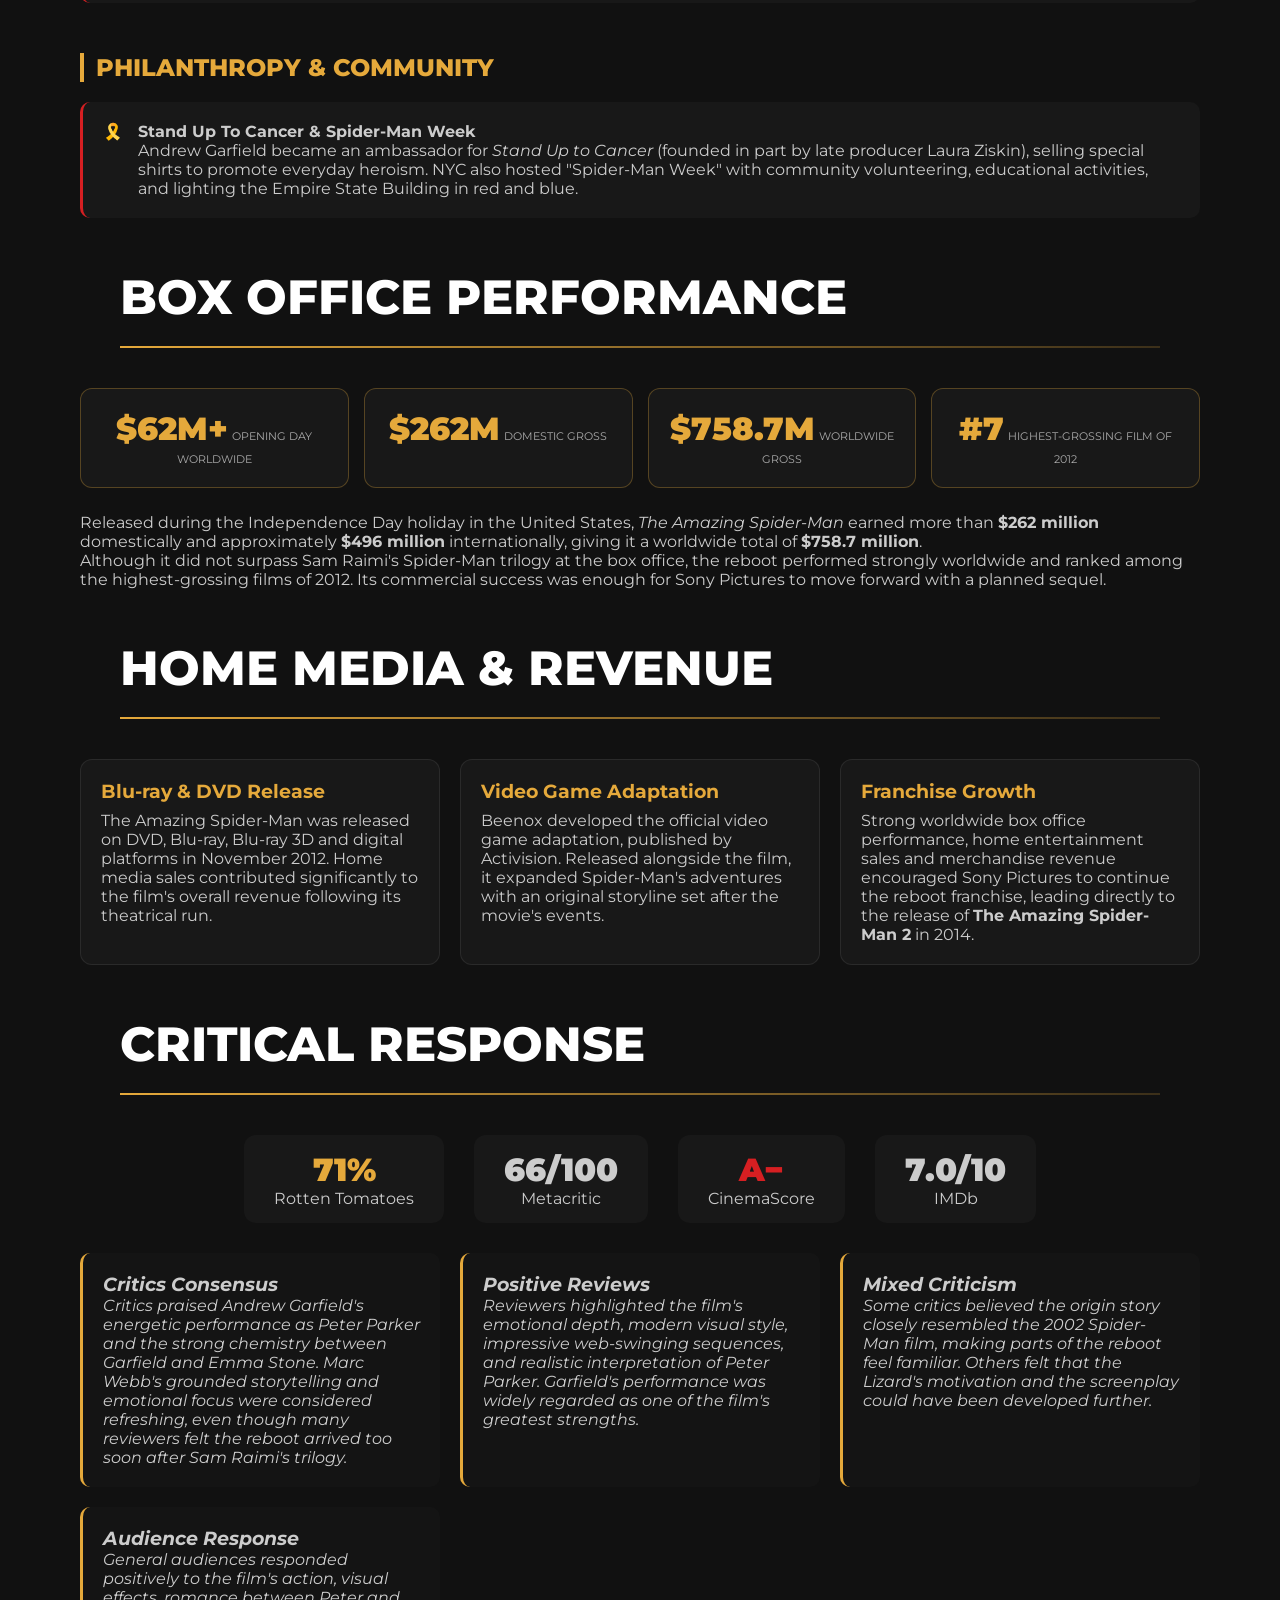
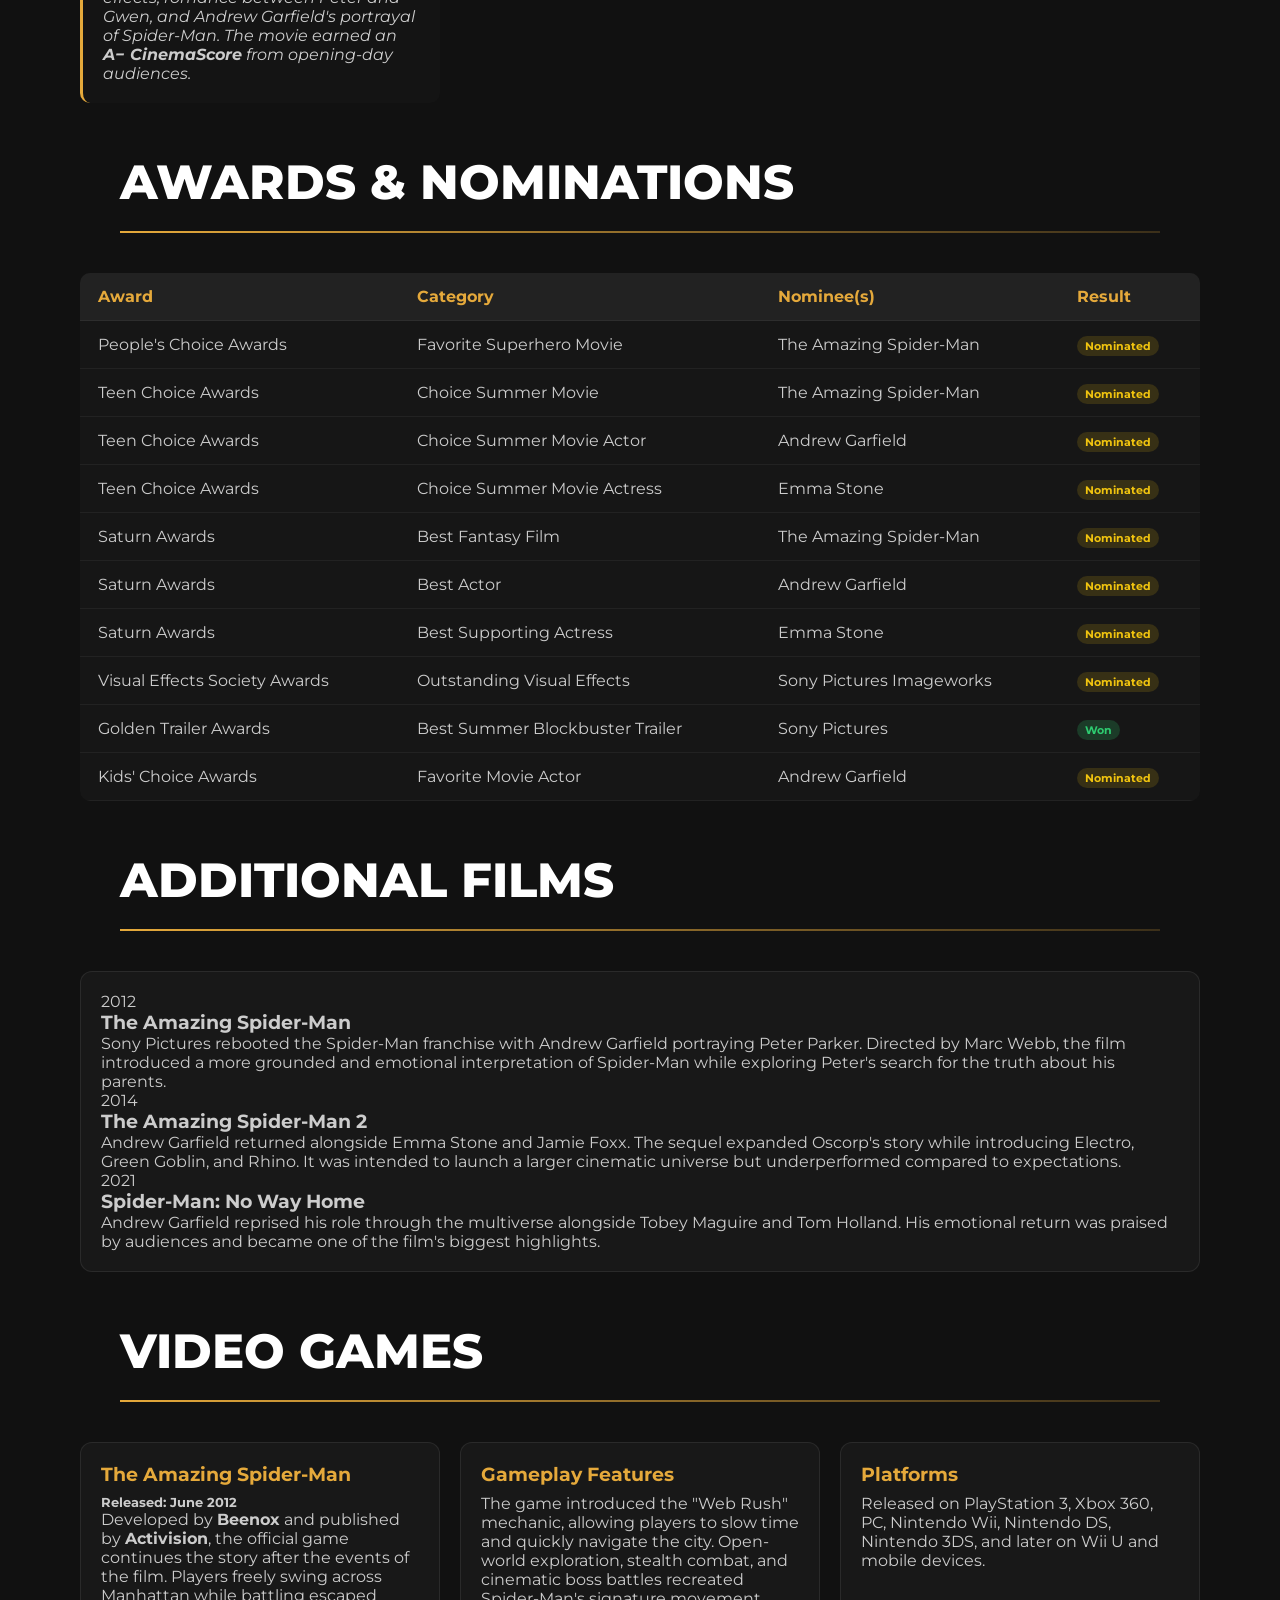
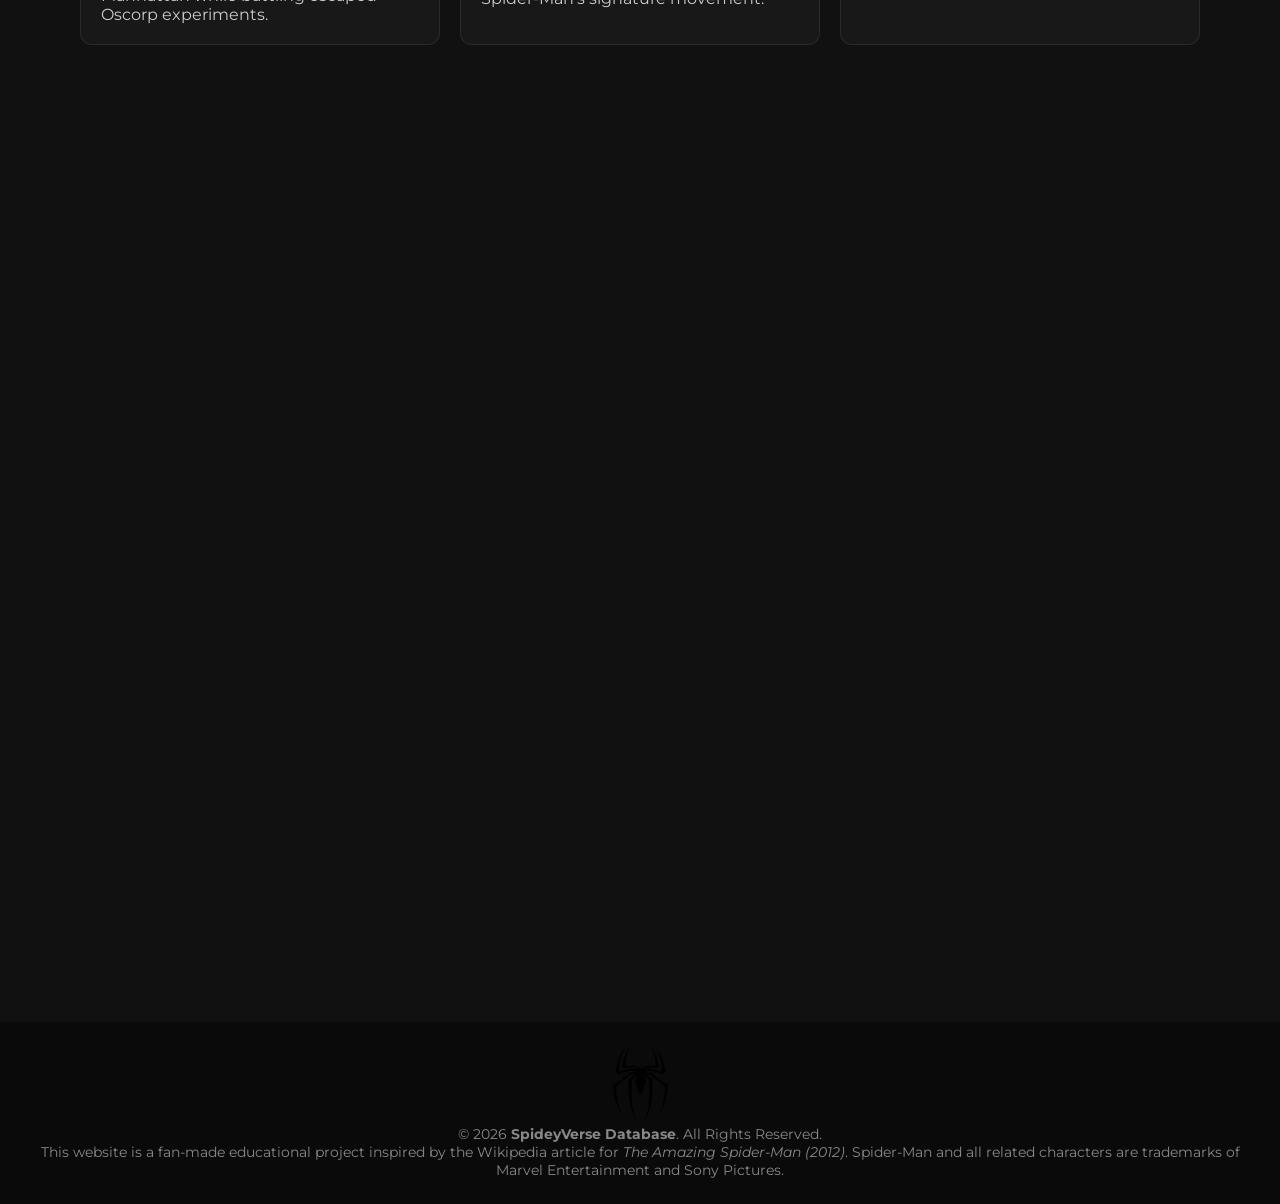
<file: amazing 1.html>
<!DOCTYPE html>
<html lang="en">
<head>
    <meta charset="UTF-8">
    <meta name="viewport" content="width=device-width, initial-scale=1.0">
    <title>SpideyVerse Database - The Amazing Spider-Man</title>

    <link href="https://fonts.googleapis.com/css2?family=Montserrat:wght@400;500;700;900&display=swap" rel="stylesheet">

    <link rel="stylesheet" href="https://cdn.jsdelivr.net/npm/swiper@11/swiper-bundle.min.css" />
	<script src="https://code.jquery.com/jquery-3.7.1.min.js"></script>

    <link rel="stylesheet" href="CSS/style.css">

    <script type="text/javascript" src="JS/search.js"></script>
    <script type="text/javascript" src="JS/entrance.js"></script>
	<script type="text/javascript" src="JS/lightbox.js"></script>
	<link href="CSS/lightbox.css" rel="stylesheet" type="text/css" media="screen" />
</head>

<body>
	
<header>
    <nav class="navbar">
        <div class="logo-area">
            <a href="index.html">
                <img src="IMG/logo.png" alt="Logo">
                <h2>SpideyVerse Database</h2>
            </a>
        </div>

        <ul class="nav-links">
            <li><a href="#plot">PLOT</a></li>
            <li><a href="#cast">CAST</a></li>
            
            <li class="dropdown">
                <a href="#production">PRODUCTION <i class="fas fa-chevron-down" style="font-size: 11px; margin-left: 5px;"></i></a>
                <ul class="dropdown-menu">
                    <li><a href="#development">Development</a></li>
					<li><a href="#casting">Casting & Crew</a></li>
                    <li><a href="#design">Design & Filming</a></li>
                    <li><a href="#visual">Visual Effects & Music</a></li>
                </ul>
            </li>

            <li class="dropdown">
                <a href="#release">THEMES & MORE<i class="fas fa-chevron-down" style="font-size: 11px; margin-left: 5px;"></i></a>
                <ul class="dropdown-menu">
                    <li><a href="#boxoffice">Box Office Performance</a></li>
                    <li><a href="#homemedia">Home Media & Revenue</a></li>
                    <li><a href="#reception">Critical Responses</a></li>
                    <li><a href="#awards">Awards & Nominations</a></li>
                    <li><a href="#additional-films">Additional Films</a></li>
					<li><a href="#games">Video Games</a></li>
					<li><a href="#comics">Comics</a></li>
					<li><a href="#legacy">Legacy</a></li>
                </ul>
            </li>
        </ul>

        <div class="search-box">
            <input type="text" id="searchInput" placeholder="Search...">
        </div>
    </nav>
</header>
       
<main class="hero-container">

    <div class="hero-content">

        <p class="sub-title">Reboot Series</p>

        <h1 class="main-title">THE AMAZING SPIDER-MAN (2012)</h1>

        <div class="divider"></div>

        <p class="description">
            <strong>The Amazing Spider-Man</strong> is a 2012 American superhero film based on the Marvel Comics character Spider-Man. Directed by Marc Webb and written by James Vanderbilt, Alvin Sargent, and Steve Kloves, the film serves as a reboot of the Spider-Man film series. Produced by Columbia Pictures, Marvel Entertainment, Laura Ziskin Productions, Arad Productions, and Matt Tolmach Productions, the film stars Andrew Garfield, Emma Stone, Rhys Ifans, Denis Leary, Campbell Scott, Irrfan Khan, Martin Sheen, and Sally Field.
        </p>

        <p class="description">
            The story follows teenager Peter Parker, who discovers mysterious secrets about his parents while struggling through life as a high school student. After being bitten by a genetically engineered spider during a visit to Oscorp, Peter develops extraordinary spider-like abilities. As he embraces his new powers and becomes Spider-Man, he must also confront the dangerous Dr. Curt Connors, whose desperate scientific experiment transforms him into the monstrous Lizard.
        </p>

        <p class="description">
            Development of the reboot began in 2010 after Sony Pictures cancelled Spider-Man 4, ending Sam Raimi's planned continuation of the original trilogy. Rather than continue the previous storyline, Sony chose to restart the franchise with a younger cast and a more grounded interpretation of Peter Parker. Marc Webb was selected to direct after the success of <em>(500) Days of Summer</em>, while Andrew Garfield was cast as the new Spider-Man.
        </p>

        <p class="description">
            Principal photography took place between December 2010 and May 2011 in Los Angeles and New York City using RED Epic digital cameras. Sony Pictures Imageworks created the visual effects while 3ality Technica handled stereoscopic 3D production. The film premiered in Tokyo on June 13, 2012, before receiving a worldwide theatrical release on July 3, 2012. It grossed over <strong>$758 million worldwide</strong>, becoming one of the highest-grossing films of 2012 and launching a new Spider-Man series that continued with <em>The Amazing Spider-Man 2</em> in 2014.
        </p>

    </div>

    <div class="posters">
        <img src="IMG/poster (3).jpg" alt="The Amazing Spider-Man Poster">
    </div>

</main>


<div id="plot" class="subheader">

    <h2 class="section-title-large">PLOT</h2>

    <div class="yellow-divider-long"></div>

    <div class="production-content">


        <div class="production-image">

            <img src="IMG/layout.png" alt="The Amazing Spider-Man">

        </div>

        <div class="production-box">

            <p>
                After scientist Richard Parker discovers that confidential research from his Oscorp laboratory has been stolen, he and his wife Mary suddenly disappear, leaving their young son Peter Parker in the care of Uncle Ben and Aunt May. Years later, Peter is now a brilliant but socially awkward high school student who is frequently bullied and secretly in love with fellow student Gwen Stacy.
            </p>

            <p>
                Peter discovers his father's old briefcase and learns about Dr. Curt Connors, a scientist at Oscorp researching cross-species genetics. Sneaking into Oscorp to investigate his father's work, Peter is bitten by a genetically engineered spider. Soon afterwards, he develops enhanced strength, incredible agility, heightened reflexes, and the ability to cling to walls. Using his scientific knowledge, Peter creates mechanical web-shooters and designs a costume, becoming the masked vigilante known as Spider-Man.
            </p>

            <p>
                Meanwhile, Connors desperately attempts to regenerate his missing arm using reptile DNA. Pressured by Oscorp executive Rajit Ratha to begin unsafe human testing, Connors experiments on himself. Although his arm regenerates successfully, the serum mutates him into the monstrous Lizard, giving him immense strength while gradually destroying his humanity.
            </p>

            <p>
                Peter initially uses his new powers for personal satisfaction, but after Uncle Ben is murdered during a robbery, he begins using his abilities to fight crime throughout New York City. As Spider-Man becomes increasingly popular, Captain George Stacy views the masked hero as a dangerous vigilante and launches a citywide manhunt to capture him.
            </p>

            <p>
                After discovering Connors' identity, Peter learns that the Lizard plans to release a mutagen across New York City from Oscorp Tower, transforming every citizen into reptilian creatures. Gwen secretly develops an antidote while Peter battles the Lizard across the city. During the final confrontation, Captain Stacy sacrifices himself to help Spider-Man stop Connors and save New York.
            </p>

            <p>
                Before dying, Captain Stacy asks Peter to stay away from Gwen to protect her from the dangers of Spider-Man's life. Peter promises to honour his request but later struggles to keep that promise, hinting that their relationship may still continue despite the risks.
            </p>

        </div>

    </div>

</div>
	
<section id="cast" class="cast-section">

    <h2 class="section-title-large">CAST</h2>

    <div class="yellow-divider-long"></div>

    <div class="swiper actorSwiper">

        <div class="swiper-wrapper">

            <div class="swiper-slide">
                <div class="actor-card">
                    <img src="IMG/andrew.png" alt="Andrew Garfield">
                    <div class="overlay">
                        <h3>Andrew Garfield</h3>
                        <p>Peter Parker / Spider-Man</p>
                    </div>
                </div>
            </div>

            <div class="swiper-slide">
                <div class="actor-card">
                    <img src="IMG/emma_stone.jpg" alt="Emma Stone">
                    <div class="overlay">
                        <h3>Emma Stone</h3>
                        <p>Gwen Stacy</p>
                    </div>
                </div>
            </div>

            <div class="swiper-slide">
                <div class="actor-card">
                    <img src="IMG/rhys_ifans.jpg" alt="Rhys Ifans">
                    <div class="overlay">
                        <h3>Rhys Ifans</h3>
                        <p>Dr. Curt Connors / Lizard</p>
                    </div>
                </div>
            </div>

            <div class="swiper-slide">
                <div class="actor-card">
                    <img src="IMG/denis_leary.jpg" alt="Denis Leary">
                    <div class="overlay">
                        <h3>Denis Leary</h3>
                        <p>Captain George Stacy</p>
                    </div>
                </div>
            </div>

            <div class="swiper-slide">
                <div class="actor-card">
                    <img src="IMG/campbell_scott.jpg" alt="Campbell Scott">
                    <div class="overlay">
                        <h3>Campbell Scott</h3>
                        <p>Richard Parker</p>
                    </div>
                </div>
            </div>

            <div class="swiper-slide">
                <div class="actor-card">
                    <img src="IMG/irrfan_khan.jpg" alt="Irrfan Khan">
                    <div class="overlay">
                        <h3>Irrfan Khan</h3>
                        <p>Rajit Ratha</p>
                    </div>
                </div>
            </div>

            <div class="swiper-slide">
                <div class="actor-card">
                    <img src="IMG/martin_sheen.jpg" alt="Martin Sheen">
                    <div class="overlay">
                        <h3>Martin Sheen</h3>
                        <p>Ben Parker</p>
                    </div>
                </div>
            </div>

            <div class="swiper-slide">
                <div class="actor-card">
                    <img src="IMG/sally_field.jpg" alt="Sally Field">
                    <div class="overlay">
                        <h3>Sally Field</h3>
                        <p>May Parker</p>
                    </div>
                </div>
            </div>

            <div class="swiper-slide">
                <div class="actor-card">
                    <img src="IMG/embeth_davidtz.jpg" alt="Embeth Davidtz">
                    <div class="overlay">
                        <h3>Embeth Davidtz</h3>
                        <p>Mary Parker</p>
                    </div>
                </div>
            </div>

            <div class="swiper-slide">
                <div class="actor-card">
                    <img src="IMG/chris_zylka.jpg" alt="Chris Zylka">
                    <div class="overlay">
                        <h3>Chris Zylka</h3>
                        <p>Flash Thompson</p>
                    </div>
                </div>
            </div>

            <div class="swiper-slide">
                <div class="actor-card">
                    <img src="IMG/leif.jpg" alt="Leif Gantvoort">
                    <div class="overlay">
                        <h3>Leif Gantvoort</h3>
                        <p>Burglar</p>
                    </div>
                </div>
            </div>

            <div class="swiper-slide">
                <div class="actor-card">
                    <img src="IMG/kelsey_asbille.png" alt="Kelsey Chow">
                    <div class="overlay">
                        <h3>Kelsey Chow</h3>
                        <p>Hot Girl</p>
                    </div>
                </div>
            </div>

            <div class="swiper-slide">
                <div class="actor-card">
                    <img src="IMG/thomas_howell.jpg" alt="C. Thomas Howell">
                    <div class="overlay">
                        <h3>C. Thomas Howell</h3>
                        <p>Jack, the Construction Worker</p>
                    </div>
                </div>
            </div>

            <div class="swiper-slide">
                <div class="actor-card">
                    <img src="IMG/stan_lee.jpg" alt="Stan Lee">
                    <div class="overlay">
                        <h3>Stan Lee</h3>
                        <p>School Librarian (Cameo)</p>
                    </div>
                </div>
            </div>

            <div class="swiper-slide">
                <div class="actor-card">
                    <img src="IMG/michael_massee.jpg" alt="Michael Massee">
                    <div class="overlay">
                        <h3>Michael Massee</h3>
                        <p>Mysterious Man</p>
                    </div>
                </div>
            </div>

        </div>

        <div class="swiper-button-prev"></div>

        <div class="swiper-button-next"></div>

        <div class="swiper-pagination"></div>

    </div>

</section>
	
<section id="production" class="production-section">
    <div class="subheader">
        <h2 class="section-title-large">PRODUCTION</h2>
        <div class="yellow-divider-long"></div>
    </div>

    <div id="development" class="prod-block">
        <h3 class="prod-subtitle">DEVELOPMENT</h3>
        
        <div class="prod-grid">
            <div class="prod-text">
                <p>The <em>Amazing Spider-Man</em> was director Marc Webb's second feature film. Following the release of Sam Raimi's <em>Spider-Man 3</em> (2007), Sony Pictures Entertainment announced a May 6, 2011 release date for the next film in the series. By this time, James Vanderbilt, David Lindsay-Abaire and Gary Ross had written several screenplays for the film, which were rejected by Raimi. Alvin Sargent, who co-wrote <em>Spider-Man 2</em> and <em>Spider-Man 3</em>, was working on yet another script.</p>

                <p>On January 11, 2010, Columbia Pictures and Marvel Studios announced that instead of continuing the Raimi series, they were rebooting the series with a new cast and crew. Deadline Hollywood reported that Raimi had pulled out of the project, and the studio did not want to continue the series without him. Additionally, Avi Arad felt that the writers had not produced a story of sufficient quality to warrant a continuation of the Raimi series. Arad, Matt Tolmach, and Laura Ziskin were retained as producers for the upcoming reboot. According to Tolmach, the producers felt the core story of Spider-Man was that of a boy becoming a man, which could be depicted again in the reboot.</p>

                <p>Tolmach, now president of Columbia Pictures, and Amy Pascal, co-chairman of Sony Pictures Entertainment, sought a director who could give sharp focus to Peter Parker's life. Kathryn Bigelow and David Fincher were considered for the job before Marc Webb was selected. Webb praised Raimi's version of the Spider-Man character and said it was a challenging precedent to follow, but wanted to present a new version. He later stated the film was influenced by the <em>Ultimate Spider-Man</em> comic series. The finalized screenplay was written by Vanderbilt and Sargent, with contributions from Steve Kloves and Paul Feig.</p>
            </div>

            <div class="prod-media">
                <div class="prod-card-img">
                    <img src="IMG/marc_webb.jpg">
                    <div class="img-caption">
                        <h4>Marc Webb's</h4>
                        <p>was director The Amazing Spider-Man second feature film</p>
                    </div>
                </div>
            </div>
        </div>
    </div>

    <div id="casting" class="prod-block">
        <h3 class="prod-subtitle">CASTING & CREW</h3>
        
        <div class="casting-cards-grid">
            <div class="casting-card">
                <div class="casting-img">
                    <img src="IMG/andrew.png" alt="Andrew Garfield">
                </div>
                <div class="casting-info">
                    <h4>Andrew Garfield</h4>
                    <span class="role-badge">Peter Parker / Spider-Man</span>
                    <p>Chosen over actors like Josh Hutcherson and Logan Lerman. Garfield studied movements of athletes and spiders, practiced yoga and Pilates, and had 3 stunt doubles to prepare for the demanding role.</p>
                </div>
            </div>

            <div class="casting-card">
                <div class="casting-img">
                    <img src="IMG/emma_stone.jpg" alt="Emma Stone">
                </div>
                <div class="casting-info">
                    <h4>Emma Stone</h4>
                    <span class="role-badge">Gwen Stacy</span>
                    <p>Selected due to her instant chemistry with Garfield during screen tests. She educated herself on the comics and described Gwen as a protective "daddy's girl" who offers Peter stability.</p>
                </div>
            </div>

            <div class="casting-card">
                <div class="casting-img">
                    <img src="IMG/rhys_ifans.jpg" alt="Rhys Ifans">
                </div>
                <div class="casting-info">
                    <h4>Rhys Ifans</h4>
                    <span class="role-badge">Dr. Curt Connors / Lizard</span>
                    <p>Portrayed Connors as a tragic, "broken" man rather than a traditional villain, comparing his transformation to Dr. Jekyll. Ifans performed his own motion capture for the CGI Lizard.</p>
                </div>
            </div>

            <div class="casting-card">
                <div class="casting-img">
                    <img src="IMG/denis_leary.jpg" alt="Denis Leary and Supporting Cast">
                </div>
                <div class="casting-info">
                    <h4>Supporting Cast</h4>
                    <span class="role-badge">Various Roles</span>
                    <p>Denis Leary as George Stacy, Martin Sheen as Uncle Ben, Sally Field as Aunt May, and Irrfan Khan as Rajit Ratha. Sheen brought "benevolent authority" to Ben's blue-collar persona.</p>
                </div>
            </div>
        </div>
    </div>

    <div id="design" class="prod-block">
        <h3 class="prod-subtitle">DESIGN & FILMING</h3>
        
        <div class="prod-highlights">
            <div class="highlight-box">
                <div class="icon">🕸️</div>
                <div>
                    <h4>Reinventing the Suit & Web-Shooters</h4>
                    <p>The suit was designed to make Peter look like an agile acrobat. Mechanical web-shooters were introduced to showcase Peter's scientific intellect.</p>
                </div>
            </div>

            <div class="highlight-box">
                <div class="icon">🎬</div>
                <div>
                    <h4>Physical Stunts & Motion Capture</h4>
                    <p>Filming began Dec 6, 2010. Webb prioritized real stunt performers over heavy CGI. Rhys Ifans wore motion capture suits to record micro-expressions for the Lizard.</p>
                </div>
            </div>

            <div class="highlight-box">
                <div class="icon">📷</div>
                <div>
                    <h4>3D RED Epic Cameras</h4>
                    <p>First Hollywood film shot using RED Epic cameras in native 3D at 5K resolution. Climactic scenes were filmed in a 1.9:1 aspect ratio optimized for IMAX screens.</p>
                </div>
            </div>
        </div>
    </div>

    <div id="visual" class="prod-block">
        <h3 class="prod-subtitle">VISUAL EFFECTS & MUSIC</h3>
        
        <div class="vfx-container">
            <p><strong>Visual Effects:</strong> Though initially planned as a 2D-to-3D conversion, the filmmakers shifted to native 3D photography powered by 3ality Technica technology. Digital touch-ups and extensive CGI work were provided by Sony Pictures Imageworks.</p>
            <p style="margin-top: 15px;"><strong>Music:</strong> Composed by <strong>James Horner</strong>, the musical score balanced grandeur with intimacy. Reviewers praised its character-driven piano passages following Peter's relationships alongside its heroic tone.</p>
        </div>
    </div>
</section>

<section id="release" class="info-section">
    <div class="subheader">
        <h2 class="section-title-large">THEMES & MARKETING</h2>
        <div class="yellow-divider-long"></div>
    </div>

    <div class="prod-block">
        <h3 class="prod-subtitle">THEMES & INSPIRATIONS</h3>
        
        <div class="prod-grid">
            <div class="mkt-card">
                <p>Actor Rhys Ifans compared Spider-Man's story to William Shakespeare's <em>Hamlet</em>, noting that both center on a young man coping with the loss of his father and can be retold across generations. Director Marc Webb and producer Avi Arad highlighted a central theme: <strong>"we all have a missing piece."</strong> While Peter Parker lacks parents, Dr. Curt Connors lacks a right arm—leading Peter to use his Spider-Man persona to fill the emotional void left by his parents' loss.</p>

                <p>Webb designed Oscorp to be central to every aspect of the narrative, including Peter's back-story. He envisioned Oscorp Tower as a sinister landmark possessing a mythological weight akin to the Tower of Babel.</p>
            </div>
</div>
    </div>

    <div class="prod-block">
        <h3 class="prod-subtitle">MERCHANDISING & PARTNERSHIPS</h3>
        
        <div class="marketing-grid">
            <div class="mkt-card">
                <h4>Commercial Brands</h4>
                <p>Partnerships included Twizzlers, Kellogg's, and Keebler. Carl's Jr. and Hardee's launched "The Amazing Grilled Cheese Bacon Burger," promoted in ads featuring Stan Lee.</p>
            </div>

            <div class="mkt-card">
                <h4>Merchandise & Tech</h4>
                <p>Action figures, PEZ dispensers, Mega Bloks sets, and nail polish were created. Sony released an augmented reality app, D-Box added motion simulation in theaters, and Sony products/Bing featured via product placement.</p>
            </div>
        </div>
    </div>

    <div class="prod-block">
        <h3 class="prod-subtitle">VIRAL CAMPAIGN</h3>
        
        <div class="prod-grid">
            <div class="prod-text">
                <p>A viral marketing campaign for the film was launched in early 2012. On January 8, the Spider-Man logo appeared on some of the world's most iconic buildings, such as the Sydney Opera House, the Colosseum of Rome, the Kremlin in Moscow, and the Arc de Triomphe in Paris. A "sneak-peek screening" of <em>The Amazing Spider-Man</em> was held on February 6 in 13 cities around the world.</p>

                <p>The film's official Twitter account posted coordinates in major US cities leading to comic book shops where participants found backpacks belonging to Peter Parker. These contained countdown clocks recruiting fans to paint the Spider-Man logo as graffiti. The campaign also featured websites for Oscorp and the <em>Daily Bugle</em>, interactive puzzles, and a Carl's Jr. transformed into a webbed "crime scene". Silas Lesnick of SuperHeroHype called it "one of the most comprehensive film virals to date."</p>
            </div>

            <div class="prod-media">
                <div class="prod-card-img">
                    <img src="IMG/layout (9).jpg" alt="Spider-Man Logo Graffiti">
                    <div class="img-caption">
                        <h4>Viral Graffiti Campaign</h4>
                        <p>Spider-Man logo graffiti in Seattle, Washington, created as part of the nationwide viral campaign.</p>
                    </div>
                </div>
            </div>
        </div>

        <div class="prod-highlights" style="margin-top: 20px;">
            <div class="highlight-box">
                <div class="icon">🕷️</div>
                <div>
                    <h4>Global Projections & Scavenger Hunts</h4>
                    <p>Spider-Man logos were projected on major landmarks worldwide. Twitter coordinates led fans to Peter Parker's lost backpacks containing graffiti countdown clocks and web-shooter clues.</p>
                </div>
            </div>

            <div class="highlight-box">
                <div class="icon">💻</div>
                <div>
                    <h4>Interactive Oscorp & Bugle Sites</h4>
                    <p>Sites for the <em>Daily Bugle</em> asked users to submit Spider-Man sightings for posters. Solving Twitter puzzles revealed Connors' shredded lab coat, reptilian skin samples, and an Oscorp internship application.</p>
                </div>
            </div>

            <div class="highlight-box">
                <div class="icon">🍔</div>
                <div>
                    <h4>Carl's Jr. "Crime Scene" Event</h4>
                    <p>On June 1, 2012, a Carl's Jr. in Glendale, California, was decorated with webs and staged as a crime scene following Spider-Man's apprehension of a thief, offering prizes and puzzles to attendees.</p>
                </div>
            </div>
        </div>
    </div>

    <div class="prod-block">
        <h3 class="prod-subtitle">PHILANTHROPY & COMMUNITY</h3>
        
        <div class="highlight-box red-accent">
            <div class="icon">🎗️</div>
            <div>
                <h4>Stand Up To Cancer & Spider-Man Week</h4>
                <p>Andrew Garfield became an ambassador for <em>Stand Up to Cancer</em> (founded in part by late producer Laura Ziskin), selling special shirts to promote everyday heroism. NYC also hosted "Spider-Man Week" with community volunteering, educational activities, and lighting the Empire State Building in red and blue.</p>
            </div>
        </div>
    </div>
</section>

<section id="boxoffice" class="info-section">

    <div class="subheader">

        <h2 class="section-title-large">BOX OFFICE PERFORMANCE</h2>

        <div class="yellow-divider-long"></div>

    </div>

    <div class="stats-grid">

        <div class="stat-card">
            <span class="stat-number">$62M+</span>
            <span class="stat-label">Opening Day Worldwide</span>
        </div>

        <div class="stat-card">
            <span class="stat-number">$262M</span>
            <span class="stat-label">Domestic Gross</span>
        </div>

        <div class="stat-card">
            <span class="stat-number">$758.7M</span>
            <span class="stat-label">Worldwide Gross</span>
        </div>

        <div class="stat-card">
            <span class="stat-number">#7</span>
            <span class="stat-label">Highest-Grossing Film of 2012</span>
        </div>

    </div>

    <div class="boxoffice-content">

        <p>
            Released during the Independence Day holiday in the United States, <em>The Amazing Spider-Man</em> earned more than <strong>$262 million</strong> domestically and approximately <strong>$496 million</strong> internationally, giving it a worldwide total of <strong>$758.7 million</strong>.
        </p>

        <p>
            Although it did not surpass Sam Raimi's Spider-Man trilogy at the box office, the reboot performed strongly worldwide and ranked among the highest-grossing films of 2012. Its commercial success was enough for Sony Pictures to move forward with a planned sequel.
        </p>

    </div>

</section>

<section id="homemedia" class="info-section">

    <div class="subheader">

        <h2 class="section-title-large">HOME MEDIA & REVENUE</h2>

        <div class="yellow-divider-long"></div>

    </div>

    <div class="media-grid">

        <div class="media-card">

            <h3>Blu-ray & DVD Release</h3>

            <p>
                The Amazing Spider-Man was released on DVD, Blu-ray, Blu-ray 3D and digital platforms in November 2012. Home media sales contributed significantly to the film's overall revenue following its theatrical run.
            </p>

        </div>

        <div class="media-card">

            <h3>Video Game Adaptation</h3>

            <p>
                Beenox developed the official video game adaptation, published by Activision. Released alongside the film, it expanded Spider-Man's adventures with an original storyline set after the movie's events.
            </p>

        </div>

        <div class="media-card">

            <h3>Franchise Growth</h3>

            <p>
                Strong worldwide box office performance, home entertainment sales and merchandise revenue encouraged Sony Pictures to continue the reboot franchise, leading directly to the release of <strong>The Amazing Spider-Man 2</strong> in 2014.
            </p>

        </div>

    </div>

</section>

<section id="reception" class="info-section">

    <div class="subheader">

        <h2 class="section-title-large">CRITICAL RESPONSE</h2>

        <div class="yellow-divider-long"></div>

    </div>

    <div class="scores-container">

        <div class="score-box">
            <div class="score-val gold">71%</div>
            <div class="score-title">Rotten Tomatoes</div>
        </div>

        <div class="score-box">
            <div class="score-val">66/100</div>
            <div class="score-title">Metacritic</div>
        </div>

        <div class="score-box">
            <div class="score-val red">A−</div>
            <div class="score-title">CinemaScore</div>
        </div>

        <div class="score-box">
            <div class="score-val blue">7.0/10</div>
            <div class="score-title">IMDb</div>
        </div>

    </div>

    <div class="reviews-grid">

        <div class="review-quote">

            <h3>Critics Consensus</h3>

            <p>
                Critics praised Andrew Garfield's energetic performance as Peter Parker and the strong chemistry between Garfield and Emma Stone. Marc Webb's grounded storytelling and emotional focus were considered refreshing, even though many reviewers felt the reboot arrived too soon after Sam Raimi's trilogy.
            </p>

        </div>

        <div class="review-quote">

            <h3>Positive Reviews</h3>

            <p>
                Reviewers highlighted the film's emotional depth, modern visual style, impressive web-swinging sequences, and realistic interpretation of Peter Parker. Garfield's performance was widely regarded as one of the film's greatest strengths.
            </p>

        </div>

        <div class="review-quote">

            <h3>Mixed Criticism</h3>

            <p>
                Some critics believed the origin story closely resembled the 2002 Spider-Man film, making parts of the reboot feel familiar. Others felt that the Lizard's motivation and the screenplay could have been developed further.
            </p>

        </div>

        <div class="review-quote">

            <h3>Audience Response</h3>

            <p>
                General audiences responded positively to the film's action, visual effects, romance between Peter and Gwen, and Andrew Garfield's portrayal of Spider-Man. The movie earned an <strong>A− CinemaScore</strong> from opening-day audiences.
            </p>

        </div>

    </div>

</section>

<section id="awards" class="info-section">

    <div class="subheader">

        <h2 class="section-title-large">AWARDS & NOMINATIONS</h2>

        <div class="yellow-divider-long"></div>

    </div>

    <div class="table-responsive">

        <table class="accolades-table">

            <thead>

                <tr>

                    <th>Award</th>

                    <th>Category</th>

                    <th>Nominee(s)</th>

                    <th>Result</th>

                </tr>

            </thead>

            <tbody>

                <tr>

                    <td>People's Choice Awards</td>

                    <td>Favorite Superhero Movie</td>

                    <td>The Amazing Spider-Man</td>

                    <td><span class="status nom">Nominated</span></td>

                </tr>

                <tr>

                    <td>Teen Choice Awards</td>

                    <td>Choice Summer Movie</td>

                    <td>The Amazing Spider-Man</td>

                    <td><span class="status nom">Nominated</span></td>

                </tr>

                <tr>

                    <td>Teen Choice Awards</td>

                    <td>Choice Summer Movie Actor</td>

                    <td>Andrew Garfield</td>

                    <td><span class="status nom">Nominated</span></td>

                </tr>

                <tr>

                    <td>Teen Choice Awards</td>

                    <td>Choice Summer Movie Actress</td>

                    <td>Emma Stone</td>

                    <td><span class="status nom">Nominated</span></td>

                </tr>

                <tr>

                    <td>Saturn Awards</td>

                    <td>Best Fantasy Film</td>

                    <td>The Amazing Spider-Man</td>

                    <td><span class="status nom">Nominated</span></td>

                </tr>

                <tr>

                    <td>Saturn Awards</td>

                    <td>Best Actor</td>

                    <td>Andrew Garfield</td>

                    <td><span class="status nom">Nominated</span></td>

                </tr>

                <tr>

                    <td>Saturn Awards</td>

                    <td>Best Supporting Actress</td>

                    <td>Emma Stone</td>

                    <td><span class="status nom">Nominated</span></td>

                </tr>

                <tr>

                    <td>Visual Effects Society Awards</td>

                    <td>Outstanding Visual Effects</td>

                    <td>Sony Pictures Imageworks</td>

                    <td><span class="status nom">Nominated</span></td>

                </tr>

                <tr>

                    <td>Golden Trailer Awards</td>

                    <td>Best Summer Blockbuster Trailer</td>

                    <td>Sony Pictures</td>

                    <td><span class="status win">Won</span></td>

                </tr>

                <tr>

                    <td>Kids' Choice Awards</td>

                    <td>Favorite Movie Actor</td>

                    <td>Andrew Garfield</td>

                    <td><span class="status nom">Nominated</span></td>

                </tr>

            </tbody>

        </table>

    </div>

</section>

<section id="additional-films" class="info-section">

    <div class="subheader">
        <h2 class="section-title-large">ADDITIONAL FILMS</h2>
        <div class="yellow-divider-long"></div>
    </div>

    <div class="mkt-card">

        <div class="timeline-item active">

            <div class="timeline-year">2012</div>

            <div class="timeline-content">

                <h3>The Amazing Spider-Man</h3>

                <p>
                    Sony Pictures rebooted the Spider-Man franchise with Andrew Garfield portraying Peter Parker. Directed by Marc Webb, the film introduced a more grounded and emotional interpretation of Spider-Man while exploring Peter's search for the truth about his parents.
                </p>

            </div>

        </div>

        <div class="timeline-item">

            <div class="timeline-year">2014</div>

            <div class="timeline-content">

                <h3>The Amazing Spider-Man 2</h3>

                <p>
                    Andrew Garfield returned alongside Emma Stone and Jamie Foxx. The sequel expanded Oscorp's story while introducing Electro, Green Goblin, and Rhino. It was intended to launch a larger cinematic universe but underperformed compared to expectations.
                </p>

            </div>

        </div>

        <div class="timeline-item">

            <div class="timeline-year">2021</div>

            <div class="timeline-content">

                <h3>Spider-Man: No Way Home</h3>

                <p>
                    Andrew Garfield reprised his role through the multiverse alongside Tobey Maguire and Tom Holland. His emotional return was praised by audiences and became one of the film's biggest highlights.
                </p>

            </div>

        </div>

    </div>

</section>

<section id="games" class="info-section">

    <div class="subheader">
        <h2 class="section-title-large">VIDEO GAMES</h2>
        <div class="yellow-divider-long"></div>
    </div>

    <div class="media-grid">

        <div class="media-card">

            <h3>The Amazing Spider-Man</h3>

            <h5>Released: June 2012</h5>

            <p>
                Developed by <strong>Beenox</strong> and published by <strong>Activision</strong>, the official game continues the story after the events of the film. Players freely swing across Manhattan while battling escaped Oscorp experiments.
            </p>

        </div>

        <div class="media-card">

            <h3>Gameplay Features</h3>

            <p>
                The game introduced the "Web Rush" mechanic, allowing players to slow time and quickly navigate the city. Open-world exploration, stealth combat, and cinematic boss battles recreated Spider-Man's signature movement.
            </p>

        </div>

        <div class="media-card">

            <h3>Platforms</h3>

            <p>
                Released on PlayStation 3, Xbox 360, PC, Nintendo Wii, Nintendo DS, Nintendo 3DS, and later on Wii U and mobile devices.
            </p>

        </div>

    </div>

</section>

<section id="comics" class="info-section">

    <div class="subheader">
        <h2 class="section-title-large">COMICS</h2>
        <div class="yellow-divider-long"></div>
    </div>

    <div class="prod-highlights">

        <div class="highlight-box">

            <div class="icon">📖</div>

            <div>

                <h4>Ultimate Spider-Man</h4>

                <p>
                    The film was heavily inspired by Marvel's Ultimate Spider-Man comic series, modernising Peter Parker's personality, technology, and relationships for contemporary audiences.
                </p>

            </div>

        </div>

        <div class="highlight-box">

            <div class="icon">🕷️</div>

            <div>

                <h4>Original Marvel Comics</h4>

                <p>
                    Spider-Man was originally created by Stan Lee and Steve Ditko in 1962. The Amazing Spider-Man film preserves many classic comic elements while introducing a fresh cinematic interpretation.
                </p>

            </div>

        </div>

        <div class="highlight-box">

            <div class="icon">📚</div>

            <div>

                <h4>Movie Tie-in Comics</h4>

                <p>
                    Marvel published several promotional comics before the film's release, including prequel stories exploring Peter Parker's early experiences and Oscorp's scientific research.
                </p>

            </div>

        </div>

    </div>

</section>

<section id="legacy" class="info-section">

    <div class="subheader">

        <h2 class="section-title-large">LEGACY</h2>

        <div class="yellow-divider-long"></div>

    </div>

    <div class="production-box">

        <p>
            Although <strong>The Amazing Spider-Man</strong> divided critics upon release, appreciation for the film has grown over time. Andrew Garfield's portrayal of Peter Parker is now widely regarded as one of the most heartfelt interpretations of the character, while his chemistry with Emma Stone remains one of the franchise's strongest aspects.
        </p>

        <p>
            Following the release of <strong>Spider-Man: No Way Home (2021)</strong>, interest in the Amazing Spider-Man series increased significantly. Fans praised Garfield's emotional performance and called for his return in future Spider-Man projects, introducing the character to a new generation of audiences.
        </p>

    </div>

</section>

<footer class="footer">

    <div class="footer-container">

        <img src="IMG/logo.png" alt="SpideyVerse Database Logo" class="footer-logo">

        <p class="footer-text">
            © 2026 <strong>SpideyVerse Database</strong>. All Rights Reserved.
        </p>

        <p class="footer-small">
            This website is a fan-made educational project inspired by the Wikipedia article for
            <em>The Amazing Spider-Man (2012)</em>. Spider-Man and all related characters are
            trademarks of Marvel Entertainment and Sony Pictures.
        </p>

    </div>

</footer>
	
    <script src="https://cdn.jsdelivr.net/npm/swiper@11/swiper-bundle.min.js"></script>
    <script src="JS/swiper.js"></script>
    <script src="JS/entrance.js"></script>
	<script src="JS/search.js"></script>
<script>
$(document).ready(function() {
    $('.lightbox-img').lightBox();
});
</script>
	
</body>
</html>
</file>
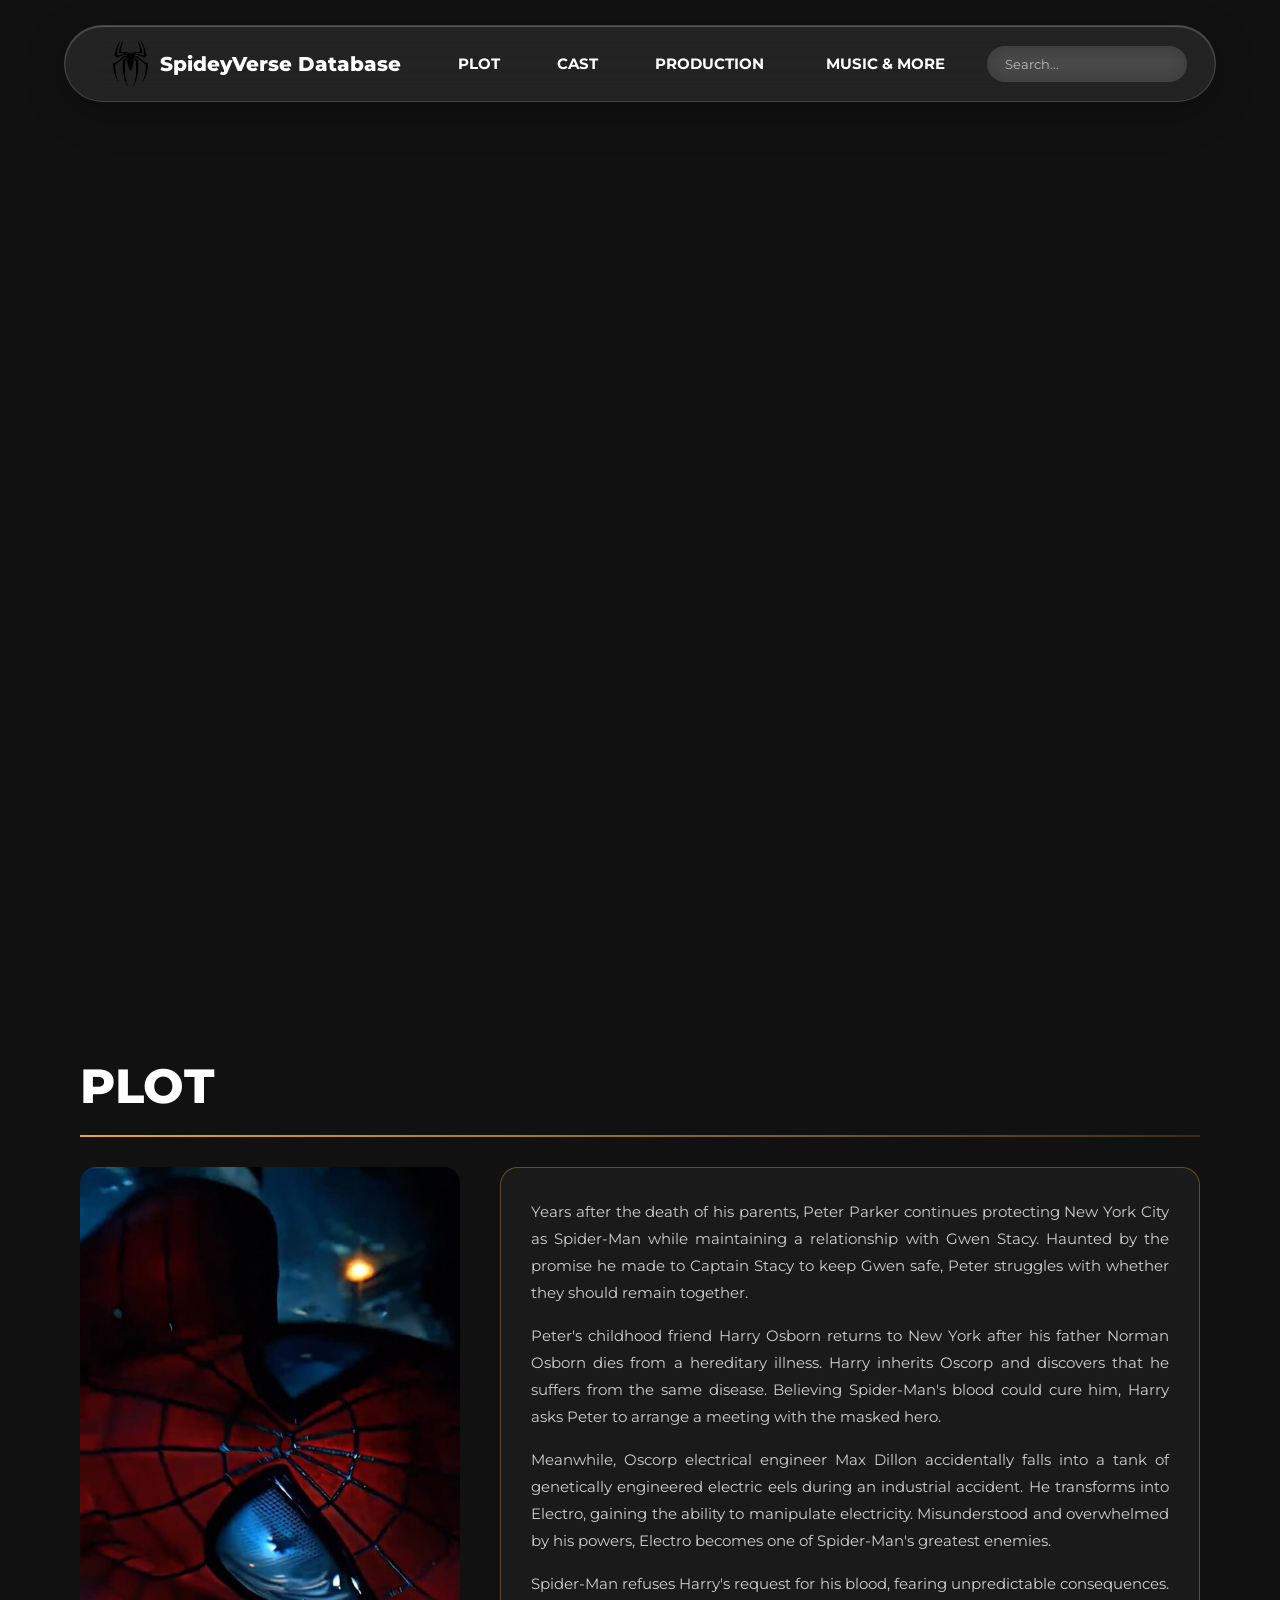
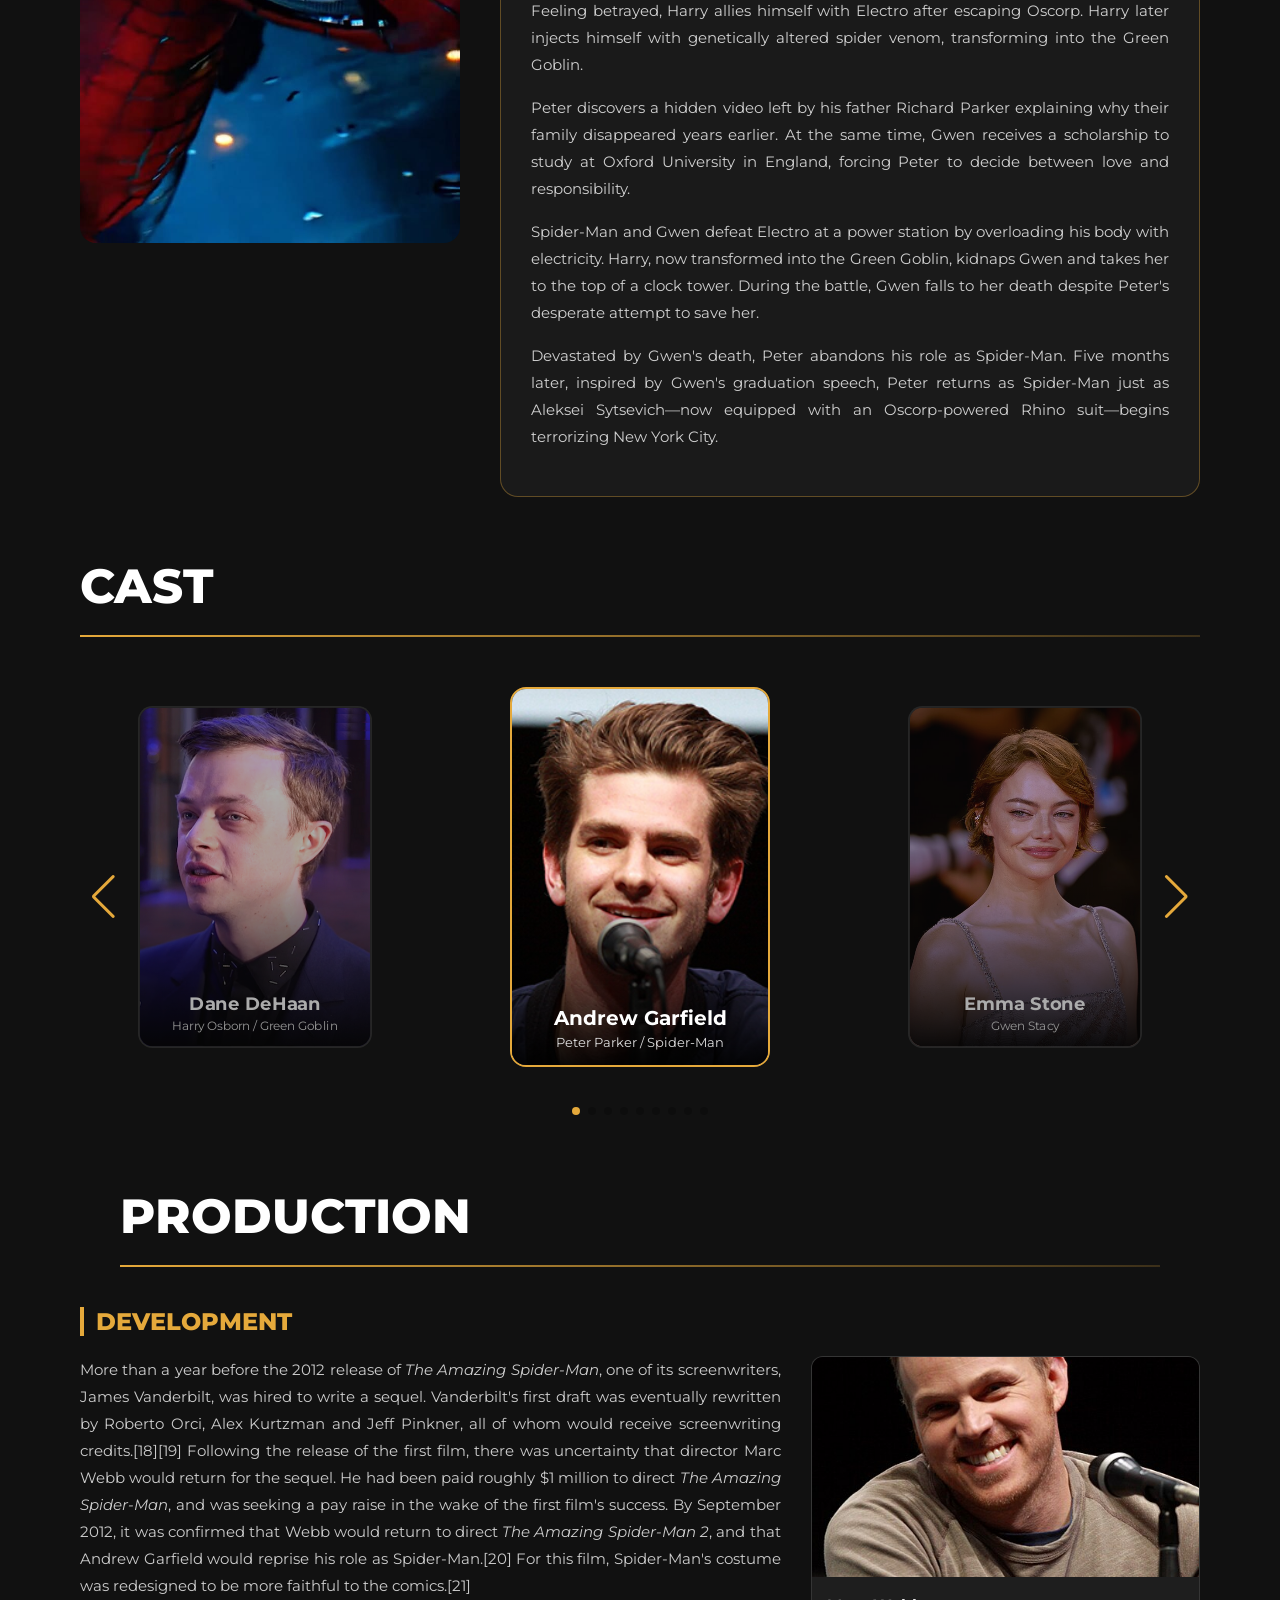
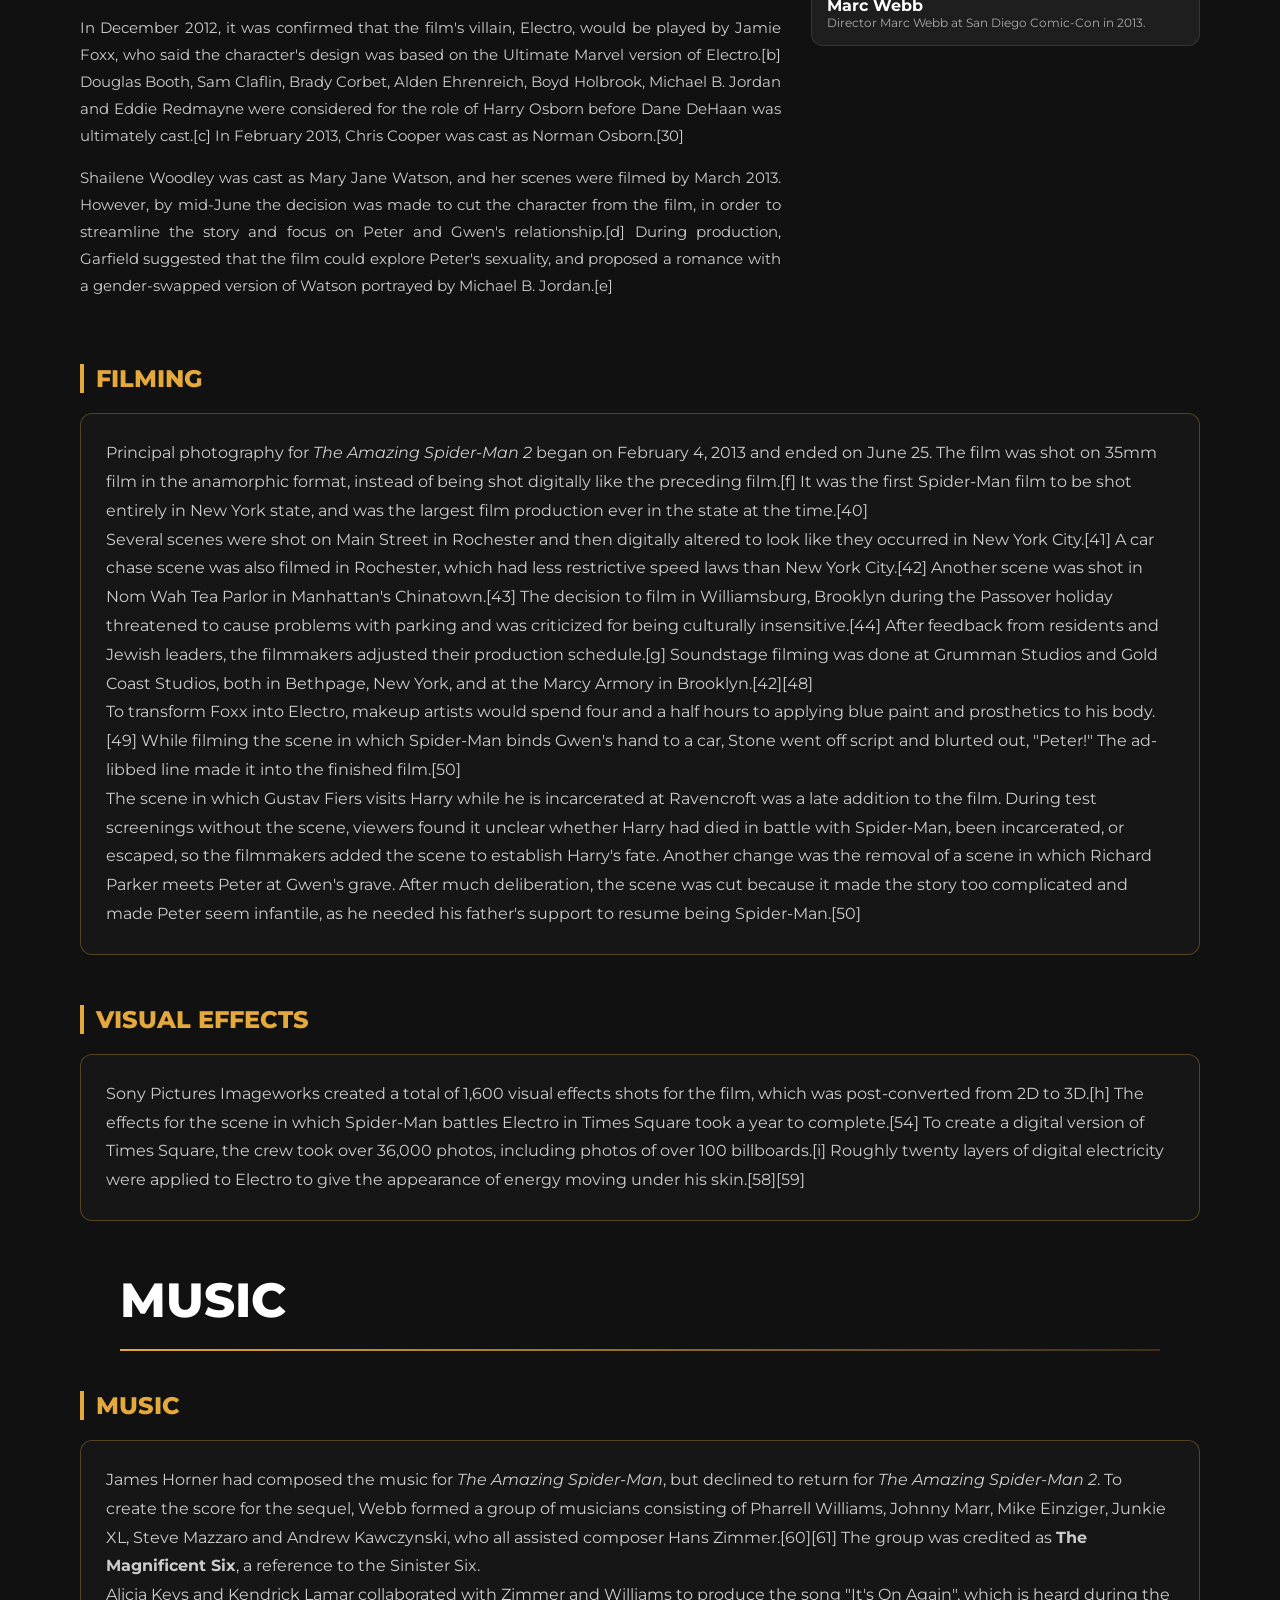
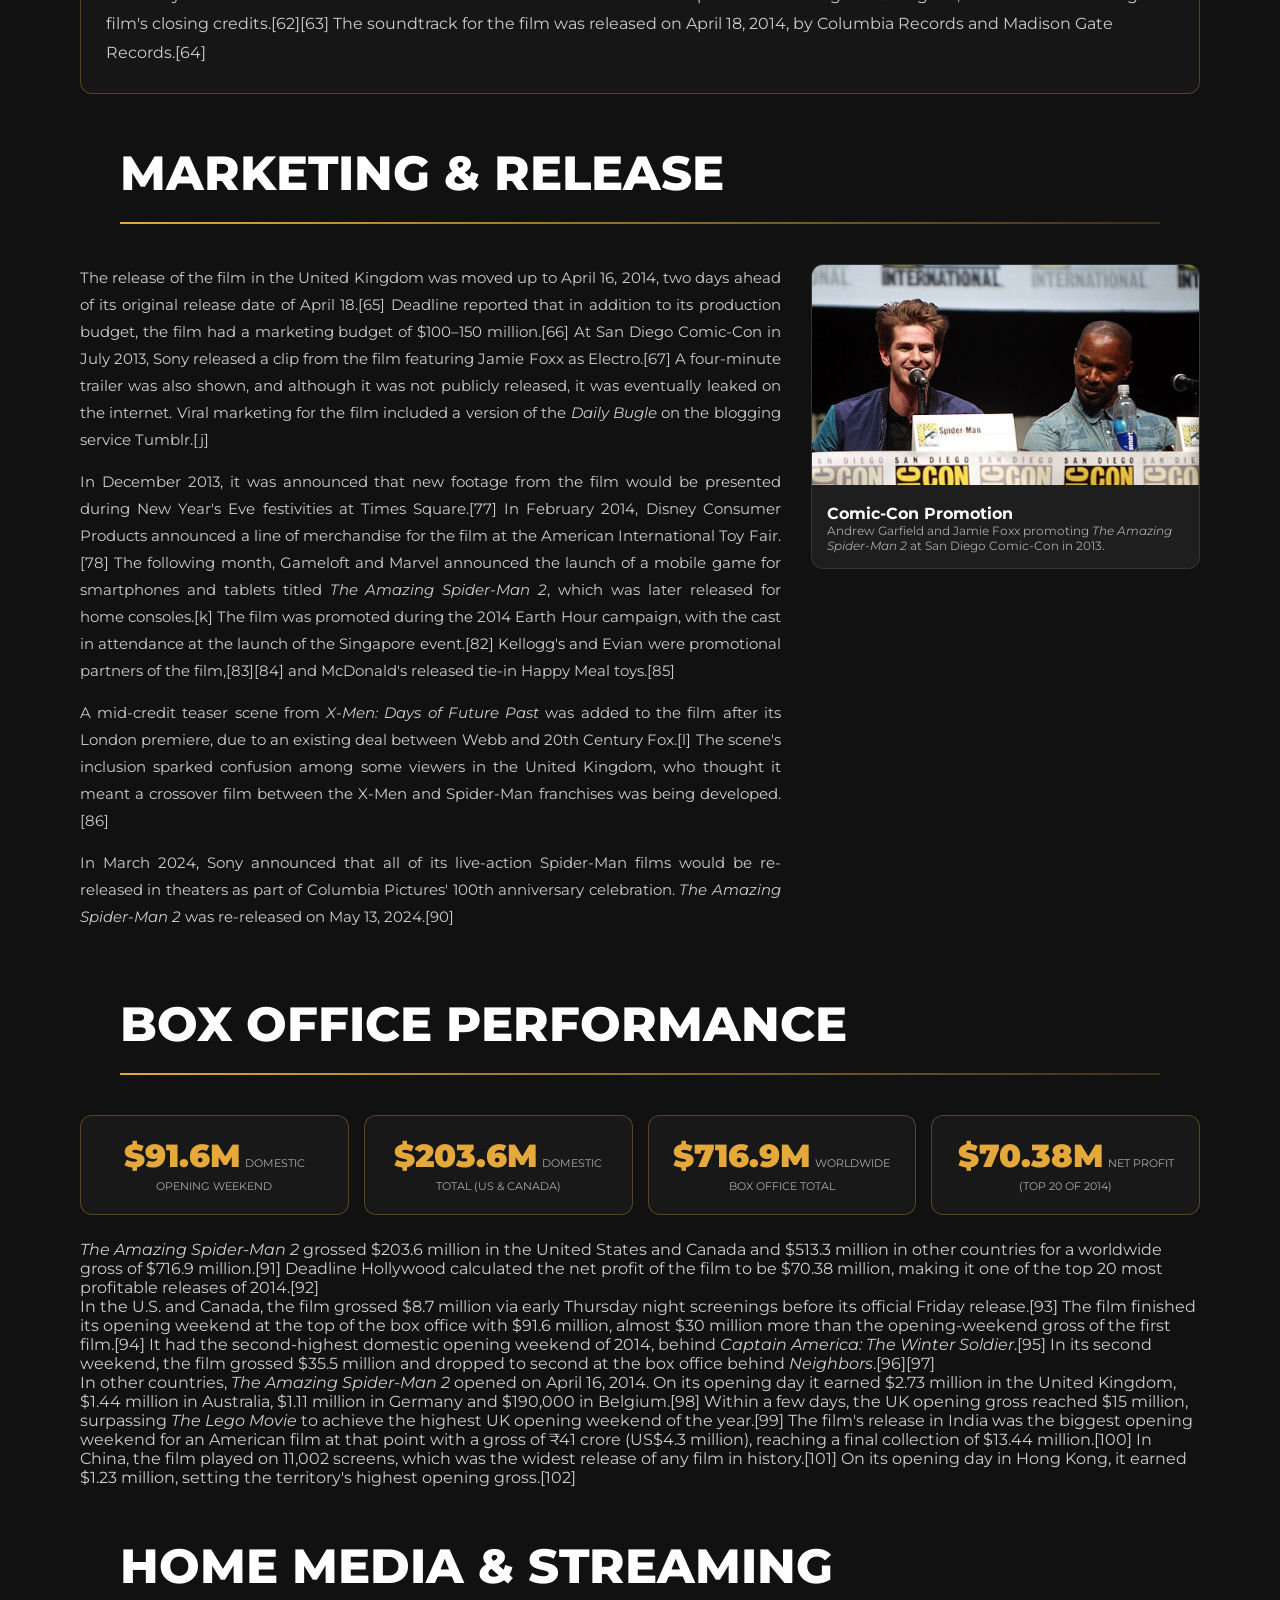
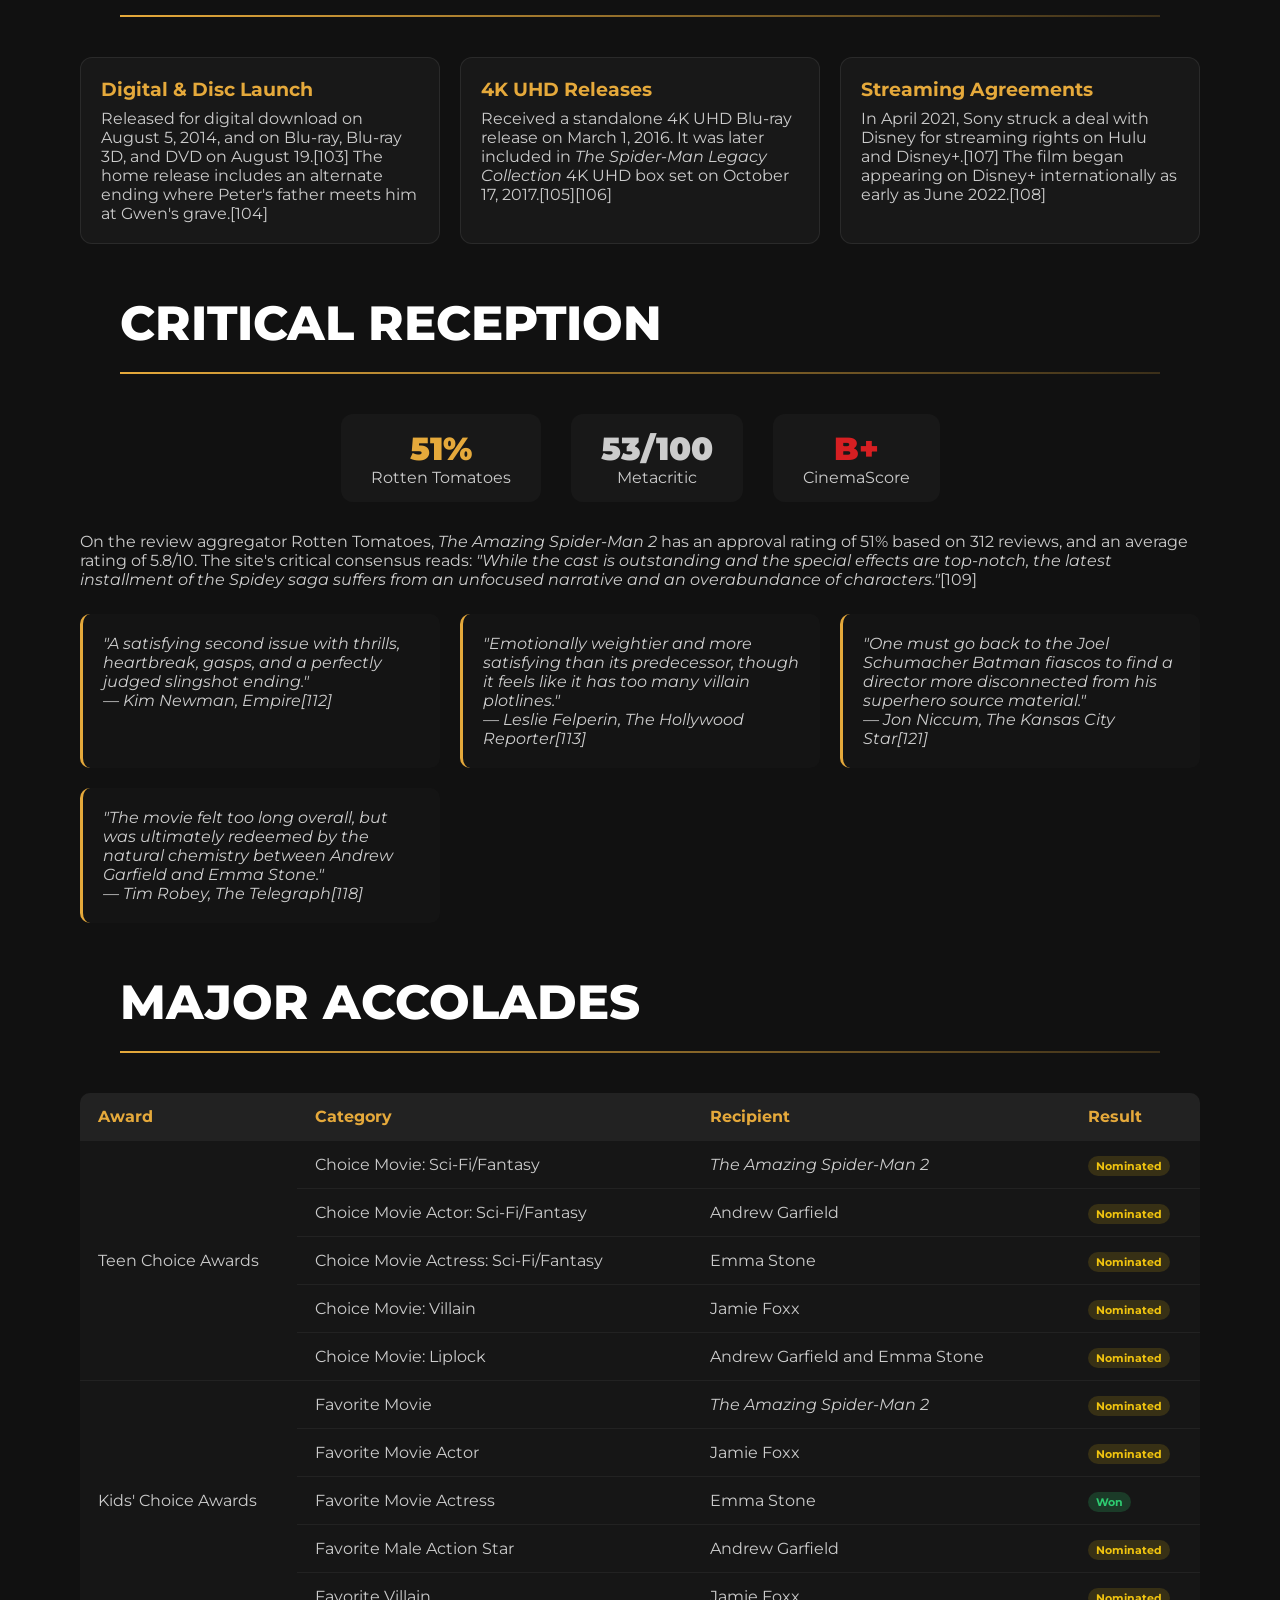
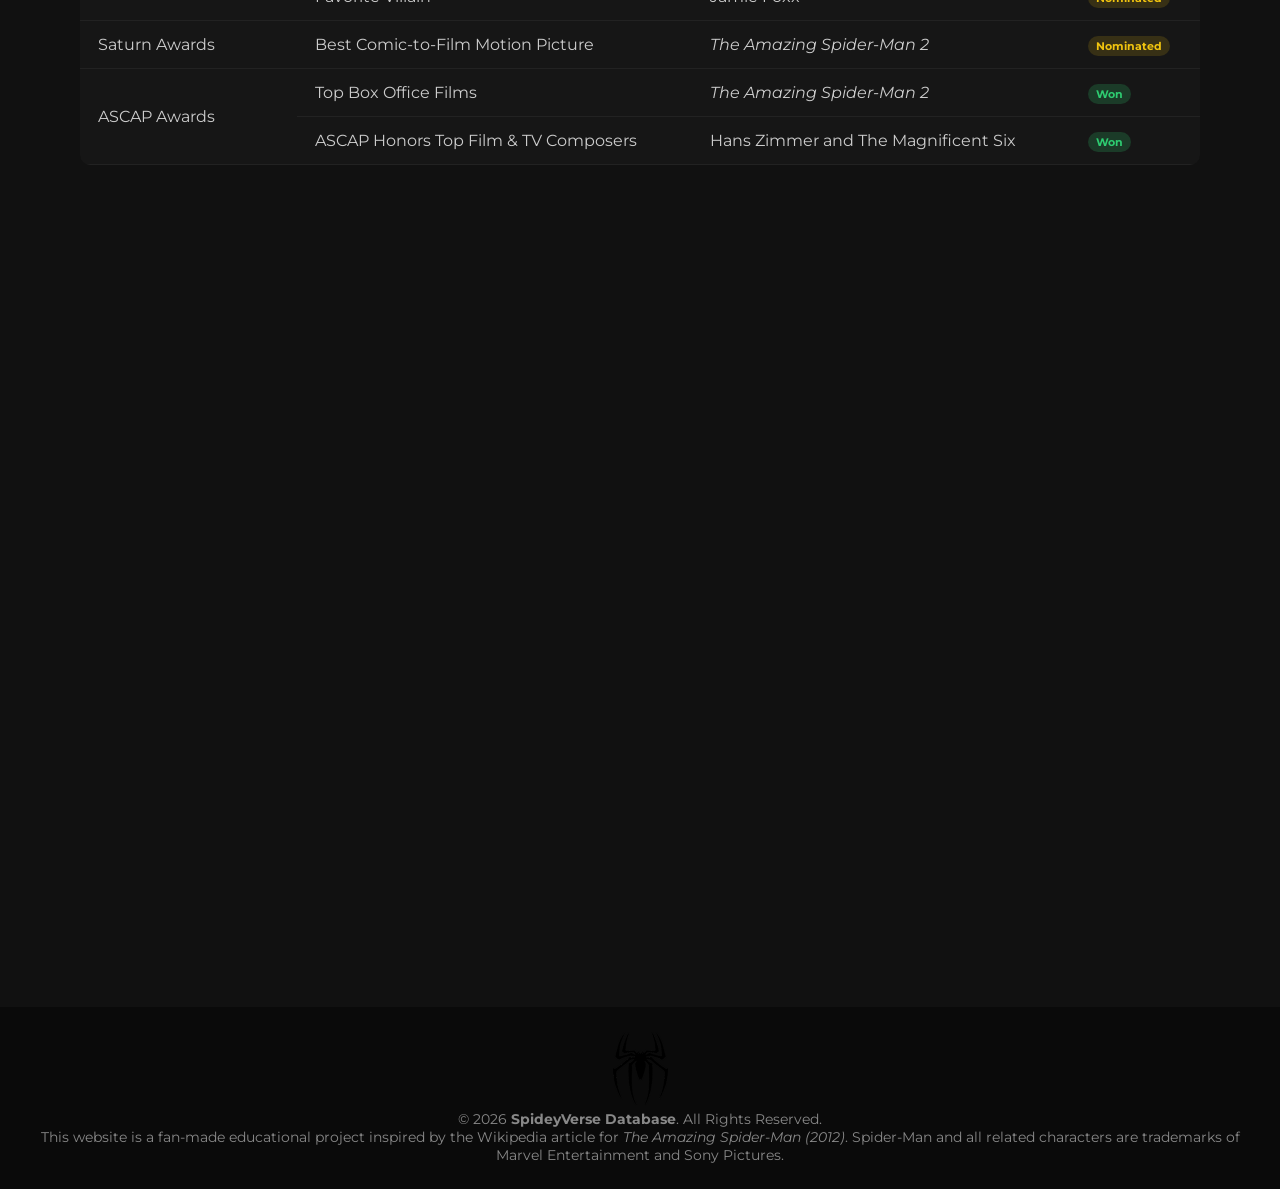
<file: amazing 2.html>
<!DOCTYPE html>
<html lang="en">
<head>
    <meta charset="UTF-8">
    <meta name="viewport" content="width=device-width, initial-scale=1.0">
    <title>SpideyVerse Database</title>

    <link href="https://fonts.googleapis.com/css2?family=Montserrat:wght@400;500;700;900&display=swap" rel="stylesheet">

    <link rel="stylesheet" href="https://cdn.jsdelivr.net/npm/swiper@11/swiper-bundle.min.css" />

    <link rel="stylesheet" href="CSS/style.css">

    <script type="text/javascript" src="JS/search.js"></script>
    <script type="text/javascript" src="JS/entrance.js"></script>
</head>

<body>
	<header>

    <nav class="navbar">

        <div class="logo-area">
			<a href="index.html">
            <img src="IMG/logo.png" alt="Logo">
            <h2>SpideyVerse Database</h2>
			</a>
        </div>

        <ul class="nav-links">
            <li><a href="#plot">PLOT</a></li>
            <li><a href="#cast">CAST</a></li>
            
            <li class="dropdown">
                <a href="#production">PRODUCTION <i class="fas fa-chevron-down" style="font-size: 11px; margin-left: 5px;"></i></a>
                <ul class="dropdown-menu">
                    <li><a href="#development">Development</a></li>
                    <li><a href="#filming">Filming</a></li>
                    <li><a href="#visual">Visual Effects</a></li>
                </ul>
            </li>

            <li class="dropdown">
                <a href="#music">MUSIC & MORE <i class="fas fa-chevron-down" style="font-size: 11px; margin-left: 5px;"></i></a>
                <ul class="dropdown-menu">
                    <li><a href="#release">Marketing & Release</a></li>
                    <li><a href="#boxoffice">Box Office Performance</a></li>
                    <li><a href="#homemedia">Home Media & Streaming</a></li>
                    <li><a href="#reception">Critical Reception</a></li>
                    <li><a href="#accolades">Major Accolades</a></li>
					<li><a href="#cancelled-sequels">Cancelled Sequels & Spin-offs</a></li>
                </ul>
            </li>
        </ul>

        <div class="search-box">
            <input type="text" id="searchInput" placeholder="Search...">
        </div>

    </nav>
</header>
       
    <main class="hero-container">
        <div class="hero-content">
            <p class="sub-title">Limited Series</p>
            <h1 class="main-title">
THE AMAZING SPIDER-MAN 2 (2014)
</h1>
            <div class="divider"></div>
            <p class="description">
The Amazing Spider-Man 2 (internationally titled <em>The Amazing Spider-Man 2: Rise of Electro</em>) is a 2014 American superhero film based on the Marvel Comics character Spider-Man. Directed by Marc Webb, it serves as the sequel to <em>The Amazing Spider-Man (2012)</em>. The film stars Andrew Garfield as Peter Parker / Spider-Man alongside Emma Stone, Jamie Foxx, Dane DeHaan, Campbell Scott, Embeth Davidtz, Colm Feore, Paul Giamatti, and Sally Field.
</p>

<p class="description">
The story follows Peter Parker as he struggles to balance his responsibilities as Spider-Man while protecting Gwen Stacy. At the same time, he investigates the mystery surrounding his parents' disappearance, faces the electrically powered villain Electro, and reconnects with his childhood friend Harry Osborn, whose desperation for survival leads him down a dangerous path.
</p>

<p class="description">
Development began shortly after the success of <em>The Amazing Spider-Man (2012)</em>. Filming took place in New York City between February and June 2013. The movie was released in 2D, 3D, RealD 3D, and IMAX 3D on May 2, 2014, by Sony Pictures Releasing through Columbia Pictures.
</p>

<p class="description">
The film earned over <strong>$717 million</strong> worldwide, making it one of the highest-grossing films of 2014. Although Sony originally planned additional sequels and spin-offs, the franchise was cancelled after Sony partnered with Marvel Studios to reboot Spider-Man in the Marvel Cinematic Universe. Andrew Garfield later reprised his role alongside Tom Holland in <em>Spider-Man: No Way Home (2021)</em>.
</p>
        </div>
        
        <div class="posters">
            <img src="IMG/poster (2).png" alt="The Amazing Spider-Man 2 Poster">
        </div>
		
    </main>
	
	<div id="plot" class="subheader">
    <h2 class="section-title-large">PLOT</h2>
    <div class="yellow-divider-long"></div>
		
		 <div class="production-content">


        <div class="production-image">

            <img src="IMG/layout (4).jpg" alt="The Amazing Spider-Man 2 Plot Image">

        </div>


        <div class="production-box">

            <p>Years after the death of his parents, Peter Parker continues protecting New York City as Spider-Man while maintaining a relationship with Gwen Stacy. Haunted by the promise he made to Captain Stacy to keep Gwen safe, Peter struggles with whether they should remain together.</p>

<p>Peter's childhood friend Harry Osborn returns to New York after his father Norman Osborn dies from a hereditary illness. Harry inherits Oscorp and discovers that he suffers from the same disease. Believing Spider-Man's blood could cure him, Harry asks Peter to arrange a meeting with the masked hero.</p>

<p>Meanwhile, Oscorp electrical engineer Max Dillon accidentally falls into a tank of genetically engineered electric eels during an industrial accident. He transforms into Electro, gaining the ability to manipulate electricity. Misunderstood and overwhelmed by his powers, Electro becomes one of Spider-Man's greatest enemies.</p>

<p>Spider-Man refuses Harry's request for his blood, fearing unpredictable consequences. Feeling betrayed, Harry allies himself with Electro after escaping Oscorp. Harry later injects himself with genetically altered spider venom, transforming into the Green Goblin.</p>

<p>Peter discovers a hidden video left by his father Richard Parker explaining why their family disappeared years earlier. At the same time, Gwen receives a scholarship to study at Oxford University in England, forcing Peter to decide between love and responsibility.</p>

<p>Spider-Man and Gwen defeat Electro at a power station by overloading his body with electricity. Harry, now transformed into the Green Goblin, kidnaps Gwen and takes her to the top of a clock tower. During the battle, Gwen falls to her death despite Peter's desperate attempt to save her.</p>

<p>Devastated by Gwen's death, Peter abandons his role as Spider-Man. Five months later, inspired by Gwen's graduation speech, Peter returns as Spider-Man just as Aleksei Sytsevich—now equipped with an Oscorp-powered Rhino suit—begins terrorizing New York City.</p>

        </div>

    </div>
</div>
	
	<section id="cast" class="cast-section">

    <h2 class="section-title-large">CAST</h2>

    <div class="yellow-divider-long"></div>

    <div class="swiper actorSwiper">

        <div class="swiper-wrapper">


            <div class="swiper-slide">
                <div class="actor-card">
                    <img src="IMG/andrew.png" alt="Andrew Garfield">
                    <div class="overlay">
                        <h3>Andrew Garfield</h3>
                        <p>Peter Parker / Spider-Man</p>
                    </div>
                </div>
            </div>

            <div class="swiper-slide">
                <div class="actor-card">
                    <img src="IMG/emma_stone.jpg" alt="Emma Stone">
                    <div class="overlay">
                        <h3>Emma Stone</h3>
                        <p>Gwen Stacy</p>
                    </div>
                </div>
            </div>

            <div class="swiper-slide">
                <div class="actor-card">
                    <img src="IMG/jamie_fox.jpg" alt="Jamie Foxx">
                    <div class="overlay">
                        <h3>Jamie Foxx</h3>
                        <p>Max Dillon / Electro</p>
                    </div>
                </div>
            </div>

            <div class="swiper-slide">
                <div class="actor-card">
                    <img src="IMG/campbell_scott.jpg" alt="Campbell Scott">
                    <div class="overlay">
                        <h3>Campbell Scott</h3>
                        <p>Richard Parker</p>
                    </div>
                </div>
            </div>

            <div class="swiper-slide">
                <div class="actor-card">
                    <img src="IMG/colm_feore.jpg" alt="Colm Feore">
                    <div class="overlay">
                        <h3>Colm Feore</h3>
                        <p>Donald Menken</p>
                    </div>
                </div>
            </div>

            <div class="swiper-slide">
                <div class="actor-card">
                    <img src="IMG/paul_giamatti.jpg" alt="Paul Giamatti">
                    <div class="overlay">
                        <h3>Paul Giamatti</h3>
                        <p>Aleksei Sytsevich / The Rhino</p>
                    </div>
                </div>
            </div>

            <div class="swiper-slide">
                <div class="actor-card">
                    <img src="IMG/felicity_jones.jpg" alt="Felicity Jones">
                    <div class="overlay">
                        <h3>Felicity Jones</h3>
                        <p>Felicia Hardy</p>
                    </div>
                </div>
            </div>

            <div class="swiper-slide">
                <div class="actor-card">
                    <img src="IMG/sally_field.jpg" alt="Sally Field">
                    <div class="overlay">
                        <h3>Sally Field</h3>
                        <p>May Parker</p>
                    </div>
                </div>
            </div>

            <div class="swiper-slide">
                <div class="actor-card">
                    <img src="IMG/dane_dehaan.png" alt="Dane DeHaan">
                    <div class="overlay">
                        <h3>Dane DeHaan</h3>
                        <p>Harry Osborn / Green Goblin</p>
                    </div>
                </div>
            </div>

        </div>

        <div class="swiper-button-prev"></div>

        <div class="swiper-button-next"></div>

        <div class="swiper-pagination"></div>

    </div>

</section>
	
<section id="production" class="production-section">
    <div class="subheader">
        <h2 class="section-title-large">PRODUCTION</h2>
        <div class="yellow-divider-long"></div>
    </div>

    <div id="development" class="prod-block">
        <h3 class="prod-subtitle">DEVELOPMENT</h3>
        
        <div class="prod-grid">
            <div class="prod-text">
                <p>More than a year before the 2012 release of <em>The Amazing Spider-Man</em>, one of its screenwriters, James Vanderbilt, was hired to write a sequel. Vanderbilt's first draft was eventually rewritten by Roberto Orci, Alex Kurtzman and Jeff Pinkner, all of whom would receive screenwriting credits.[18][19] Following the release of the first film, there was uncertainty that director Marc Webb would return for the sequel. He had been paid roughly $1 million to direct <em>The Amazing Spider-Man</em>, and was seeking a pay raise in the wake of the first film's success. By September 2012, it was confirmed that Webb would return to direct <em>The Amazing Spider-Man 2</em>, and that Andrew Garfield would reprise his role as Spider-Man.[20] For this film, Spider-Man's costume was redesigned to be more faithful to the comics.[21]</p>

                <p>In December 2012, it was confirmed that the film's villain, Electro, would be played by Jamie Foxx, who said the character's design was based on the Ultimate Marvel version of Electro.[b] Douglas Booth, Sam Claflin, Brady Corbet, Alden Ehrenreich, Boyd Holbrook, Michael B. Jordan and Eddie Redmayne were considered for the role of Harry Osborn before Dane DeHaan was ultimately cast.[c] In February 2013, Chris Cooper was cast as Norman Osborn.[30]</p>

                <p>Shailene Woodley was cast as Mary Jane Watson, and her scenes were filmed by March 2013. However, by mid-June the decision was made to cut the character from the film, in order to streamline the story and focus on Peter and Gwen's relationship.[d] During production, Garfield suggested that the film could explore Peter's sexuality, and proposed a romance with a gender-swapped version of Watson portrayed by Michael B. Jordan.[e]</p>
            </div>

            <div class="prod-media">
                <div class="prod-card-img">
                    <img src="IMG/marc_webb.jpg" alt="Director Marc Webb">
                    <div class="img-caption">
                        <h4>Marc Webb</h4>
                        <p>Director Marc Webb at San Diego Comic-Con in 2013.</p>
                    </div>
                </div>
            </div>
        </div>
    </div>

    <div id="filming" class="prod-block">
        <h3 class="prod-subtitle">FILMING</h3>
        
        <div class="vfx-container">
            <p>Principal photography for <em>The Amazing Spider-Man 2</em> began on February 4, 2013 and ended on June 25. The film was shot on 35mm film in the anamorphic format, instead of being shot digitally like the preceding film.[f] It was the first Spider-Man film to be shot entirely in New York state, and was the largest film production ever in the state at the time.[40]</p>

            <p>Several scenes were shot on Main Street in Rochester and then digitally altered to look like they occurred in New York City.[41] A car chase scene was also filmed in Rochester, which had less restrictive speed laws than New York City.[42] Another scene was shot in Nom Wah Tea Parlor in Manhattan's Chinatown.[43] The decision to film in Williamsburg, Brooklyn during the Passover holiday threatened to cause problems with parking and was criticized for being culturally insensitive.[44] After feedback from residents and Jewish leaders, the filmmakers adjusted their production schedule.[g] Soundstage filming was done at Grumman Studios and Gold Coast Studios, both in Bethpage, New York, and at the Marcy Armory in Brooklyn.[42][48]</p>

            <p>To transform Foxx into Electro, makeup artists would spend four and a half hours to applying blue paint and prosthetics to his body.[49] While filming the scene in which Spider-Man binds Gwen's hand to a car, Stone went off script and blurted out, "Peter!" The ad-libbed line made it into the finished film.[50]</p>

            <p>The scene in which Gustav Fiers visits Harry while he is incarcerated at Ravencroft was a late addition to the film. During test screenings without the scene, viewers found it unclear whether Harry had died in battle with Spider-Man, been incarcerated, or escaped, so the filmmakers added the scene to establish Harry's fate. Another change was the removal of a scene in which Richard Parker meets Peter at Gwen's grave. After much deliberation, the scene was cut because it made the story too complicated and made Peter seem infantile, as he needed his father's support to resume being Spider-Man.[50]</p>
        </div>
    </div>

    <div id="visual" class="prod-block">
        <h3 class="prod-subtitle">VISUAL EFFECTS</h3>
        
        <div class="vfx-container">
            <p>Sony Pictures Imageworks created a total of 1,600 visual effects shots for the film, which was post-converted from 2D to 3D.[h] The effects for the scene in which Spider-Man battles Electro in Times Square took a year to complete.[54] To create a digital version of Times Square, the crew took over 36,000 photos, including photos of over 100 billboards.[i] Roughly twenty layers of digital electricity were applied to Electro to give the appearance of energy moving under his skin.[58][59]</p>
        </div>
    </div>
</section>
	<section id="music" class="info-section">
    <div class="subheader">
        <h2 class="section-title-large">MUSIC</h2>
        <div class="yellow-divider-long"></div>
    </div>

    <div id="music" class="prod-block">
        <h3 class="prod-subtitle">MUSIC</h3>
        
        <div class="vfx-container">
            <p>James Horner had composed the music for <em>The Amazing Spider-Man</em>, but declined to return for <em>The Amazing Spider-Man 2</em>. To create the score for the sequel, Webb formed a group of musicians consisting of Pharrell Williams, Johnny Marr, Mike Einziger, Junkie XL, Steve Mazzaro and Andrew Kawczynski, who all assisted composer Hans Zimmer.[60][61] The group was credited as <strong>The Magnificent Six</strong>, a reference to the Sinister Six.</p>

            <p>Alicia Keys and Kendrick Lamar collaborated with Zimmer and Williams to produce the song "It's On Again", which is heard during the film's closing credits.[62][63] The soundtrack for the film was released on April 18, 2014, by Columbia Records and Madison Gate Records.[64]</p>
        </div>
    </div>
</section>

<section id="release" class="info-section">
    <div class="subheader">
        <h2 class="section-title-large">MARKETING & RELEASE</h2>
        <div class="yellow-divider-long"></div>
    </div>

    <div id="marketing" class="prod-block">
        <div class="prod-grid">
            <div class="prod-text">
                <p>The release of the film in the United Kingdom was moved up to April 16, 2014, two days ahead of its original release date of April 18.[65] Deadline reported that in addition to its production budget, the film had a marketing budget of $100–150 million.[66] At San Diego Comic-Con in July 2013, Sony released a clip from the film featuring Jamie Foxx as Electro.[67] A four-minute trailer was also shown, and although it was not publicly released, it was eventually leaked on the internet. Viral marketing for the film included a version of the <em>Daily Bugle</em> on the blogging service Tumblr.[j]</p>

                <p>In December 2013, it was announced that new footage from the film would be presented during New Year's Eve festivities at Times Square.[77] In February 2014, Disney Consumer Products announced a line of merchandise for the film at the American International Toy Fair.[78] The following month, Gameloft and Marvel announced the launch of a mobile game for smartphones and tablets titled <em>The Amazing Spider-Man 2</em>, which was later released for home consoles.[k] The film was promoted during the 2014 Earth Hour campaign, with the cast in attendance at the launch of the Singapore event.[82] Kellogg's and Evian were promotional partners of the film,[83][84] and McDonald's released tie-in Happy Meal toys.[85]</p>

                <p>A mid-credit teaser scene from <em>X-Men: Days of Future Past</em> was added to the film after its London premiere, due to an existing deal between Webb and 20th Century Fox.[l] The scene's inclusion sparked confusion among some viewers in the United Kingdom, who thought it meant a crossover film between the X-Men and Spider-Man franchises was being developed.[86]</p>

                <p>In March 2024, Sony announced that all of its live-action Spider-Man films would be re-released in theaters as part of Columbia Pictures' 100th anniversary celebration. <em>The Amazing Spider-Man 2</em> was re-released on May 13, 2024.[90]</p>
            </div>

            <div class="prod-media">
                <div class="prod-card-img">
                    <img src="IMG/andrew and jamie.jpg" alt="Andrew Garfield and Jamie Foxx at SDCC 2013">
                    <div class="img-caption">
                        <h4>Comic-Con Promotion</h4>
                        <p>Andrew Garfield and Jamie Foxx promoting <em>The Amazing Spider-Man 2</em> at San Diego Comic-Con in 2013.</p>
                    </div>
                </div>
            </div>
        </div>
    </div>
</section>

<section id="boxoffice" class="info-section">
    <div class="subheader">
        <h2 class="section-title-large">BOX OFFICE PERFORMANCE</h2>
        <div class="yellow-divider-long"></div>
    </div>

    <div class="stats-grid">
        <div class="stat-card">
            <span class="stat-number">$91.6M</span>
            <span class="stat-label">Domestic Opening Weekend</span>
        </div>
        <div class="stat-card">
            <span class="stat-number">$203.6M</span>
            <span class="stat-label">Domestic Total (US & Canada)</span>
        </div>
        <div class="stat-card">
            <span class="stat-number">$716.9M</span>
            <span class="stat-label">Worldwide Box Office Total</span>
        </div>
        <div class="stat-card">
            <span class="stat-number">$70.38M</span>
            <span class="stat-label">Net Profit (Top 20 of 2014)</span>
        </div>
    </div>

    <div class="boxoffice-content">
        <p><em>The Amazing Spider-Man 2</em> grossed $203.6 million in the United States and Canada and $513.3 million in other countries for a worldwide gross of $716.9 million.[91] Deadline Hollywood calculated the net profit of the film to be $70.38 million, making it one of the top 20 most profitable releases of 2014.[92]</p>
        <p>In the U.S. and Canada, the film grossed $8.7 million via early Thursday night screenings before its official Friday release.[93] The film finished its opening weekend at the top of the box office with $91.6 million, almost $30 million more than the opening-weekend gross of the first film.[94] It had the second-highest domestic opening weekend of 2014, behind <em>Captain America: The Winter Soldier</em>.[95] In its second weekend, the film grossed $35.5 million and dropped to second at the box office behind <em>Neighbors</em>.[96][97]</p>
        <p>In other countries, <em>The Amazing Spider-Man 2</em> opened on April 16, 2014. On its opening day it earned $2.73 million in the United Kingdom, $1.44 million in Australia, $1.11 million in Germany and $190,000 in Belgium.[98] Within a few days, the UK opening gross reached $15 million, surpassing <em>The Lego Movie</em> to achieve the highest UK opening weekend of the year.[99] The film's release in India was the biggest opening weekend for an American film at that point with a gross of ₹41 crore (US$4.3 million), reaching a final collection of $13.44 million.[100] In China, the film played on 11,002 screens, which was the widest release of any film in history.[101] On its opening day in Hong Kong, it earned $1.23 million, setting the territory's highest opening gross.[102]</p>
    </div>
</section>

<section id="homemedia" class="info-section">
    <div class="subheader">
        <h2 class="section-title-large">HOME MEDIA & STREAMING</h2>
        <div class="yellow-divider-long"></div>
    </div>

    <div class="media-grid">
        <div class="media-card">
            <h3>Digital & Disc Launch</h3>
            <p>Released for digital download on August 5, 2014, and on Blu-ray, Blu-ray 3D, and DVD on August 19.[103] The home release includes an alternate ending where Peter's father meets him at Gwen's grave.[104]</p>
        </div>
        <div class="media-card">
            <h3>4K UHD Releases</h3>
            <p>Received a standalone 4K UHD Blu-ray release on March 1, 2016. It was later included in <em>The Spider-Man Legacy Collection</em> 4K UHD box set on October 17, 2017.[105][106]</p>
        </div>
        <div class="media-card">
            <h3>Streaming Agreements</h3>
            <p>In April 2021, Sony struck a deal with Disney for streaming rights on Hulu and Disney+.[107] The film began appearing on Disney+ internationally as early as June 2022.[108]</p>
        </div>
    </div>
</section>
	
<section id="reception" class="info-section">
    <div class="subheader">
        <h2 class="section-title-large">CRITICAL RECEPTION</h2>
        <div class="yellow-divider-long"></div>
    </div>

    <div class="scores-container">
        <div class="score-box">
            <div class="score-val gold">51%</div>
            <div class="score-title">Rotten Tomatoes</div>
        </div>
        <div class="score-box">
            <div class="score-val">53/100</div>
            <div class="score-title">Metacritic</div>
        </div>
        <div class="score-box">
            <div class="score-val red">B+</div>
            <div class="score-title">CinemaScore</div>
        </div>
    </div>

    <div class="boxoffice-content" style="margin-bottom: 25px;">
        <p>On the review aggregator Rotten Tomatoes, <em>The Amazing Spider-Man 2</em> has an approval rating of 51% based on 312 reviews, and an average rating of 5.8/10. The site's critical consensus reads: <em>"While the cast is outstanding and the special effects are top-notch, the latest installment of the Spidey saga suffers from an unfocused narrative and an overabundance of characters."</em>[109]</p>
    </div>

    <div class="reviews-grid">
        <div class="review-quote">
            <p>"A satisfying second issue with thrills, heartbreak, gasps, and a perfectly judged slingshot ending."</p>
            <span>— Kim Newman, Empire[112]</span>
        </div>
        <div class="review-quote">
            <p>"Emotionally weightier and more satisfying than its predecessor, though it feels like it has too many villain plotlines."</p>
            <span>— Leslie Felperin, The Hollywood Reporter[113]</span>
        </div>
        <div class="review-quote">
            <p>"One must go back to the Joel Schumacher Batman fiascos to find a director more disconnected from his superhero source material."</p>
            <span>— Jon Niccum, The Kansas City Star[121]</span>
        </div>
        <div class="review-quote">
            <p>"The movie felt too long overall, but was ultimately redeemed by the natural chemistry between Andrew Garfield and Emma Stone."</p>
            <span>— Tim Robey, The Telegraph[118]</span>
        </div>
    </div>
</section>

<section id="accolades" class="info-section">
    <div class="subheader">
        <h2 class="section-title-large">MAJOR ACCOLADES</h2>
        <div class="yellow-divider-long"></div>
    </div>

    <div class="table-responsive">
        <table class="accolades-table">
            <thead>
                <tr>
                    <th>Award</th>
                    <th>Category</th>
                    <th>Recipient</th>
                    <th>Result</th>
                </tr>
            </thead>
            <tbody>
                <tr>
                    <td rowspan="5">Teen Choice Awards</td>
                    <td>Choice Movie: Sci-Fi/Fantasy</td>
                    <td><em>The Amazing Spider-Man 2</em></td>
                    <td><span class="status nom">Nominated</span></td>
                </tr>
                <tr>
                    <td>Choice Movie Actor: Sci-Fi/Fantasy</td>
                    <td>Andrew Garfield</td>
                    <td><span class="status nom">Nominated</span></td>
                </tr>
                <tr>
                    <td>Choice Movie Actress: Sci-Fi/Fantasy</td>
                    <td>Emma Stone</td>
                    <td><span class="status nom">Nominated</span></td>
                </tr>
                <tr>
                    <td>Choice Movie: Villain</td>
                    <td>Jamie Foxx</td>
                    <td><span class="status nom">Nominated</span></td>
                </tr>
                <tr>
                    <td>Choice Movie: Liplock</td>
                    <td>Andrew Garfield and Emma Stone</td>
                    <td><span class="status nom">Nominated</span></td>
                </tr>
                <tr>
                    <td rowspan="5">Kids' Choice Awards</td>
                    <td>Favorite Movie</td>
                    <td><em>The Amazing Spider-Man 2</em></td>
                    <td><span class="status nom">Nominated</span></td>
                </tr>
                <tr>
                    <td>Favorite Movie Actor</td>
                    <td>Jamie Foxx</td>
                    <td><span class="status nom">Nominated</span></td>
                </tr>
                <tr>
                    <td>Favorite Movie Actress</td>
                    <td>Emma Stone</td>
                    <td><span class="status win">Won</span></td>
                </tr>
                <tr>
                    <td>Favorite Male Action Star</td>
                    <td>Andrew Garfield</td>
                    <td><span class="status nom">Nominated</span></td>
                </tr>
                <tr>
                    <td>Favorite Villain</td>
                    <td>Jamie Foxx</td>
                    <td><span class="status nom">Nominated</span></td>
                </tr>
                <tr>
                    <td>Saturn Awards</td>
                    <td>Best Comic-to-Film Motion Picture</td>
                    <td><em>The Amazing Spider-Man 2</em></td>
                    <td><span class="status nom">Nominated</span></td>
                </tr>
                <tr>
                    <td rowspan="2">ASCAP Awards</td>
                    <td>Top Box Office Films</td>
                    <td><em>The Amazing Spider-Man 2</em></td>
                    <td><span class="status win">Won</span></td>
                </tr>
                <tr>
                    <td>ASCAP Honors Top Film & TV Composers</td>
                    <td>Hans Zimmer and The Magnificent Six</td>
                    <td><span class="status win">Won</span></td>
                </tr>
            </tbody>
        </table>
    </div>
</section>

<section id="cancelled-sequels" class="info-section">
    <div class="subheader">
        <h2 class="section-title-large">CANCELLED SEQUELS & SPIN-OFFS</h2>
        <div class="yellow-divider-long"></div>
    </div>

    <div class="prod-block">
        <div class="prod-text">
            <p>Sony had originally intended <em>The Amazing Spider-Man 2</em> to launch an expansive film universe around Spider-Man to compete with the Marvel Cinematic Universe (MCU). In 2013, before the release of <em>The Amazing Spider-Man 2</em>, Sony announced a third <em>Amazing Spider-Man</em> film with a release date of June 10, 2016, and a fourth film with a release date of May 4, 2018.[130][131] The third film was to be written by Alex Kurtzman, Roberto Orci, and Jeff Pinkner. There were also plans for a two-part <em>Sinister Six</em> spin-off film written and directed by Drew Goddard, and a <em>Venom</em> film written by Kurtzman, Orci, and Ed Solomon, and directed by Kurtzman.[m] Garfield had discussions with Goddard about reprising his role as Spider-Man in <em>Sinister Six</em>, which had a planned release date of November 11, 2016.[n] By August 2014, Sony had hired Lisa Joy to write the script for a 2017 film featuring Felicia Hardy / Black Cat.[137] The studio had also announced plans for a spin-off based on Spider-Man 2099 to be released in late 2017.[138]</p>

            <p>Between December 2013 and the release of <em>The Amazing Spider-Man 2</em> in May 2014, both Webb and Garfield stated they would return for the third film. With regards to the fourth film, Webb said he would not be directing, while Garfield was uncertain of his involvement.[o] Following the mixed reviews and poor box office performance of <em>The Amazing Spider-Man 2</em>, the future of the franchise became unclear. By July 2014, Orci had left the third film to work on <em>Star Trek Beyond</em> (2016).[142] <em>The Amazing Spider-Man 3</em>—which would have featured Chris Cooper returning as Norman Osborn and depicted Peter recovering from Gwen Stacy's death—was delayed to an unspecified date in 2018, and <em>The Amazing Spider-Man 4</em> was moved to an unknown date.[p]</p>

            <p>As a result of the 2014 Sony Pictures hack, Emma Stone was revealed to be in talks to return as a resurrected Gwen / Carnage in <em>The Amazing Spider-Man 4</em>. It was also revealed that Sam Raimi was in talks to direct a new trilogy featuring Maguire's version of Spider-Man, along with a <em>Spider-Man vs. The Amazing Spider-Man</em> film that would have featured both Maguire's and Garfield's respective versions of the character.[146][147] In early 2015, a deal between Sony and Marvel Studios was reached that allowed Spider-Man to be in the MCU, effectively cancelling <em>The Amazing Spider-Man</em> franchise.[148] Goddard stated that the Sony hacks also cancelled his <em>Sinister Six</em> film.[149]</p>

            <p>In 2021, Marvel Studios and Sony Pictures co-produced <em>Spider-Man: No Way Home</em>.[150] In the film, the Tobey Maguire version of Spider-Man and the Andrew Garfield version of Spider-Man travel through the multiverse and encounter the MCU Spider-Man, played by Tom Holland.[151][152] The film also features villains from earlier Spider-Man films, including Rhys Ifans' Lizard and Jamie Foxx's Electro.[q]</p>
        </div>
    </div>
</section>

    <script src="https://cdn.jsdelivr.net/npm/swiper@11/swiper-bundle.min.js"></script>
    <script src="JS/swiper.js"></script>
    <script src="JS/entrance.js"></script>
	<script src="JS/search.js"></script>
	<footer class="footer">

    <div class="footer-container">

        <img src="IMG/logo.png" alt="SpideyVerse Database Logo" class="footer-logo">

        <p class="footer-text">
            © 2026 <strong>SpideyVerse Database</strong>. All Rights Reserved.
        </p>

        <p class="footer-small">
            This website is a fan-made educational project inspired by the Wikipedia article for
            <em>The Amazing Spider-Man (2012)</em>. Spider-Man and all related characters are
            trademarks of Marvel Entertainment and Sony Pictures.
        </p>

    </div>

</footer>
</body>
</html>
</file>
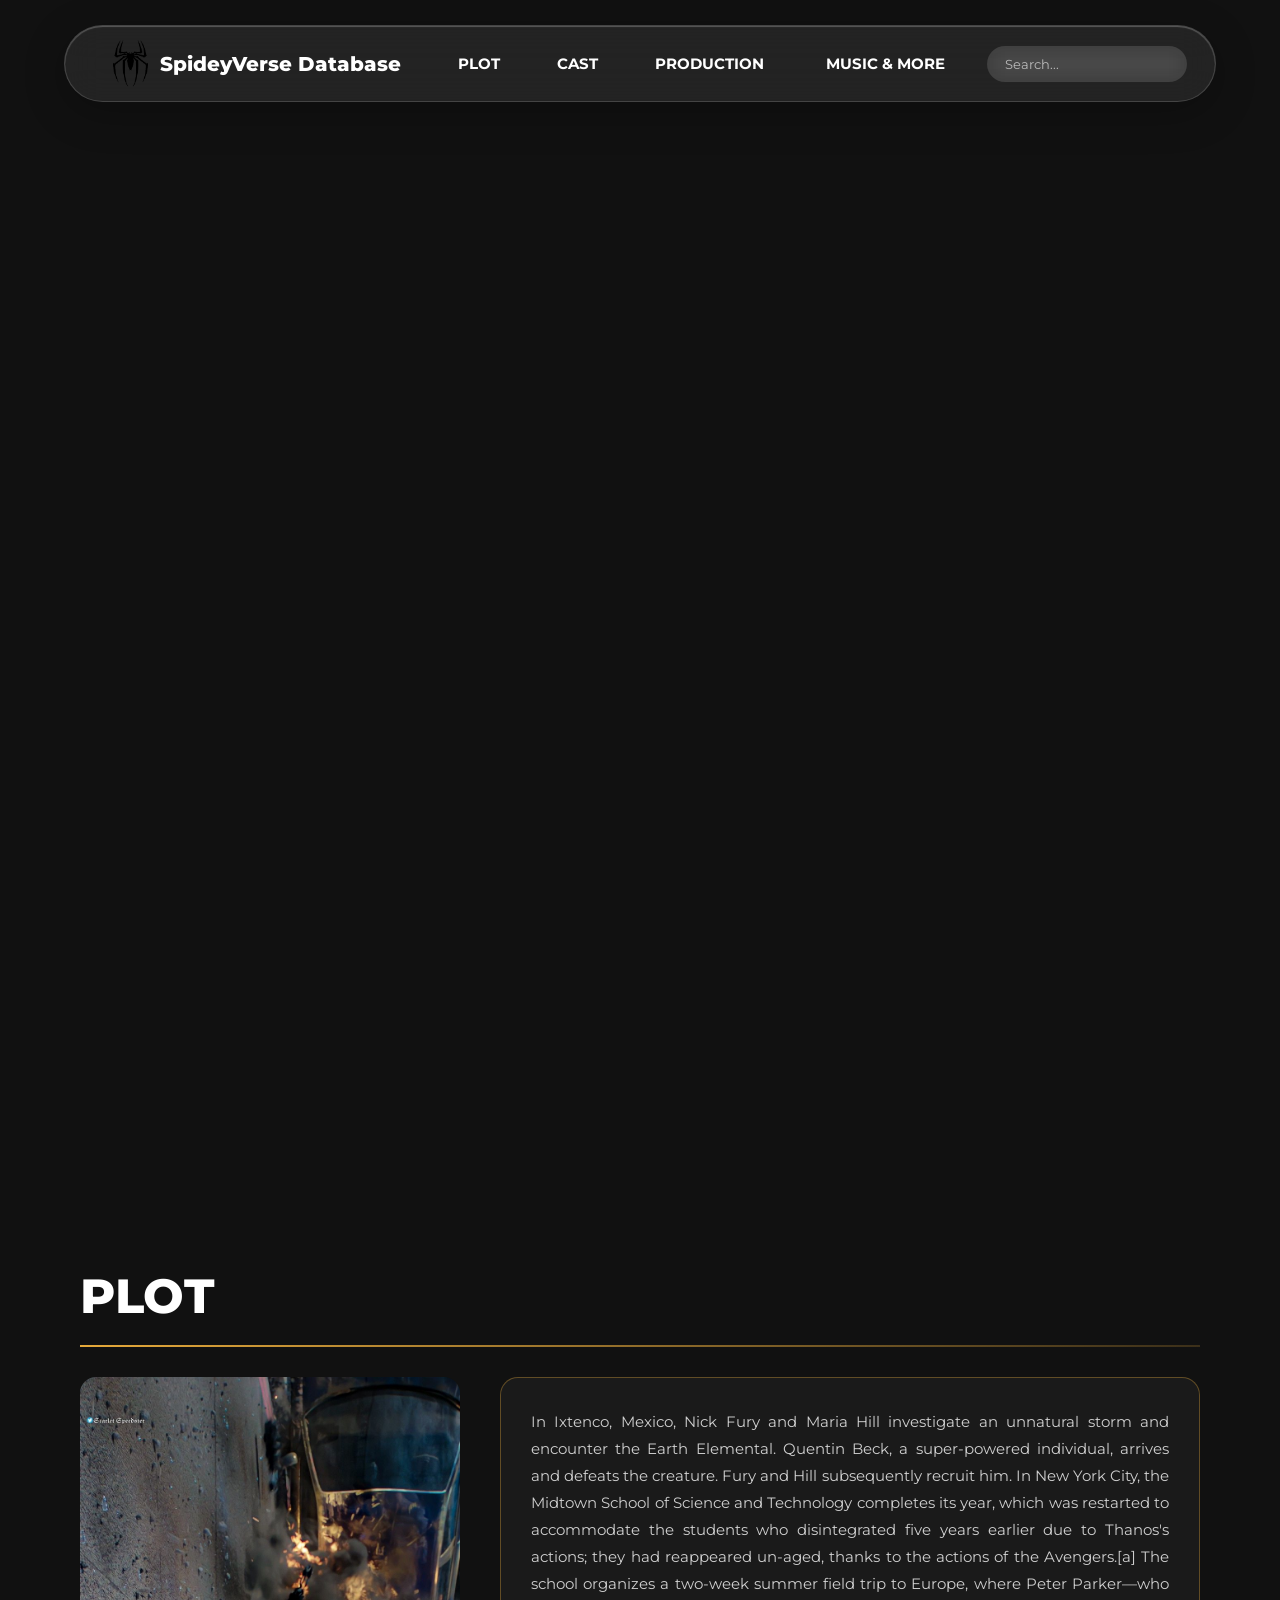
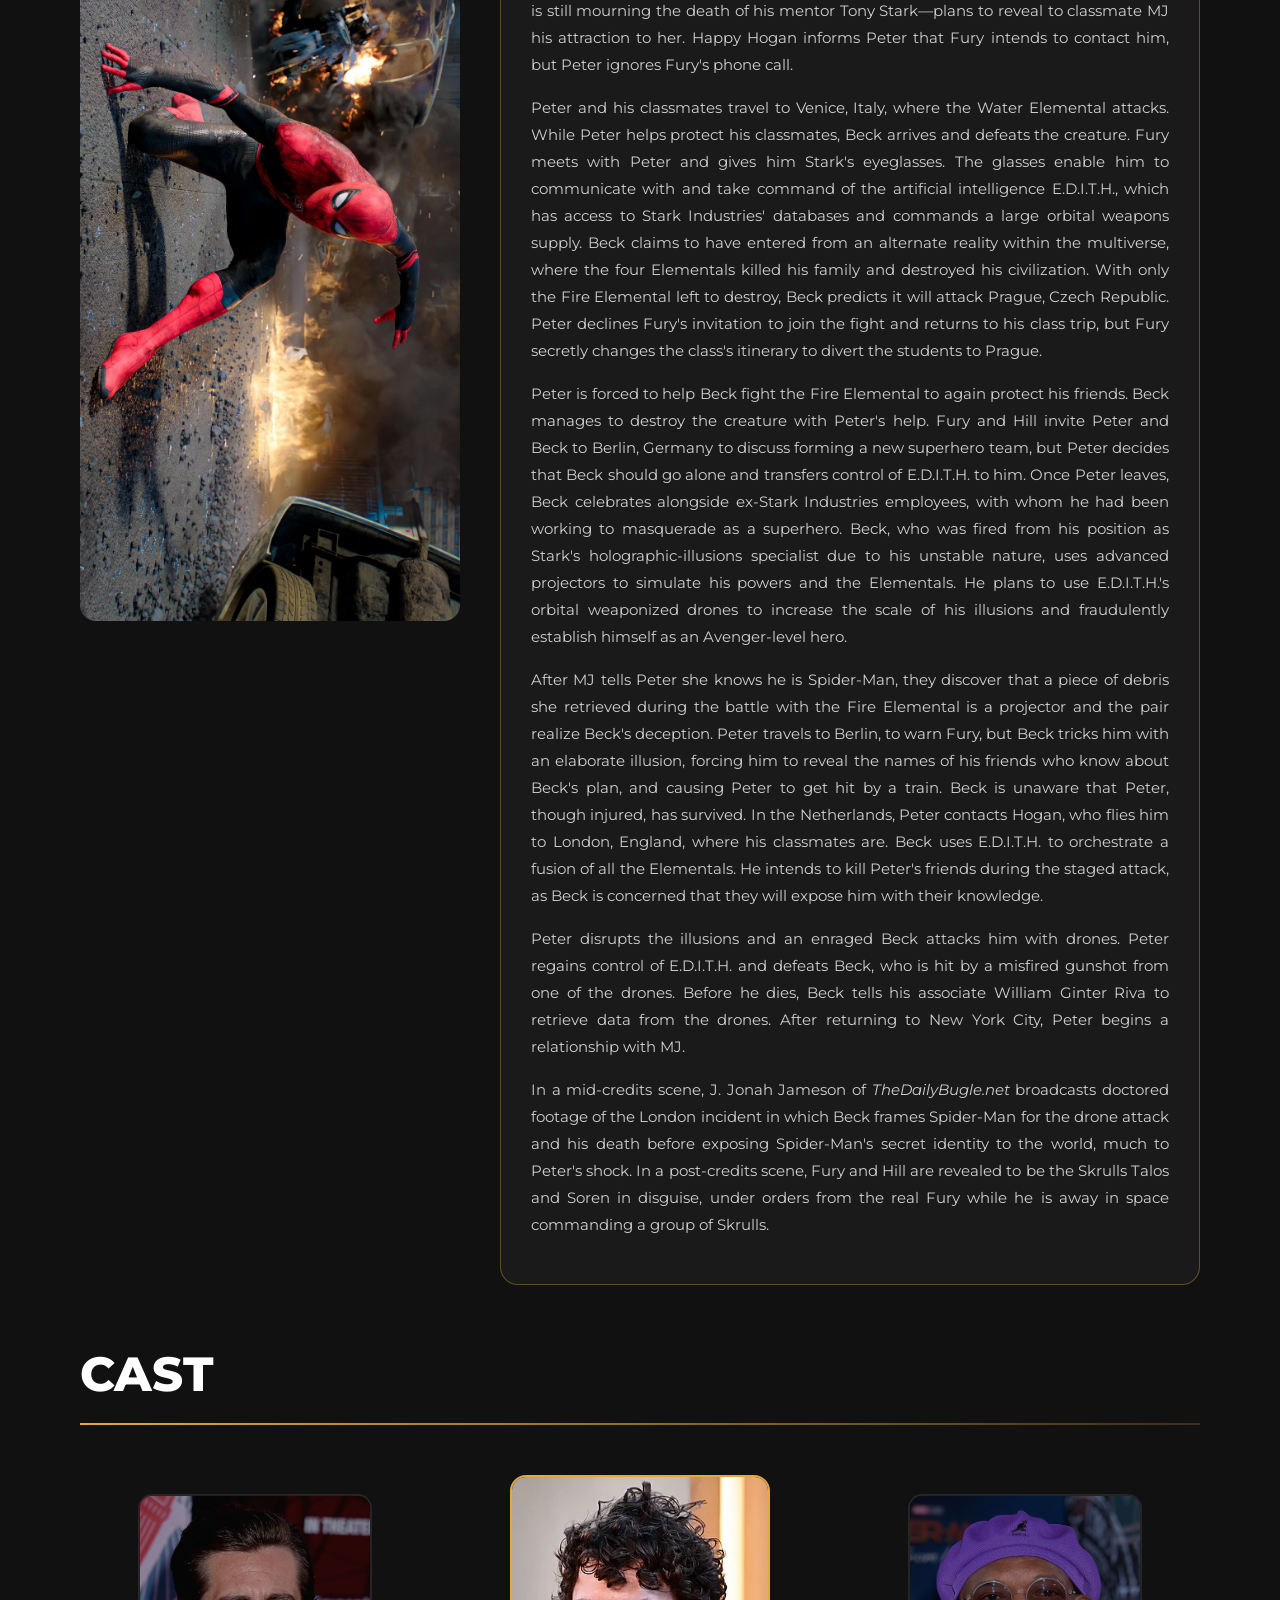
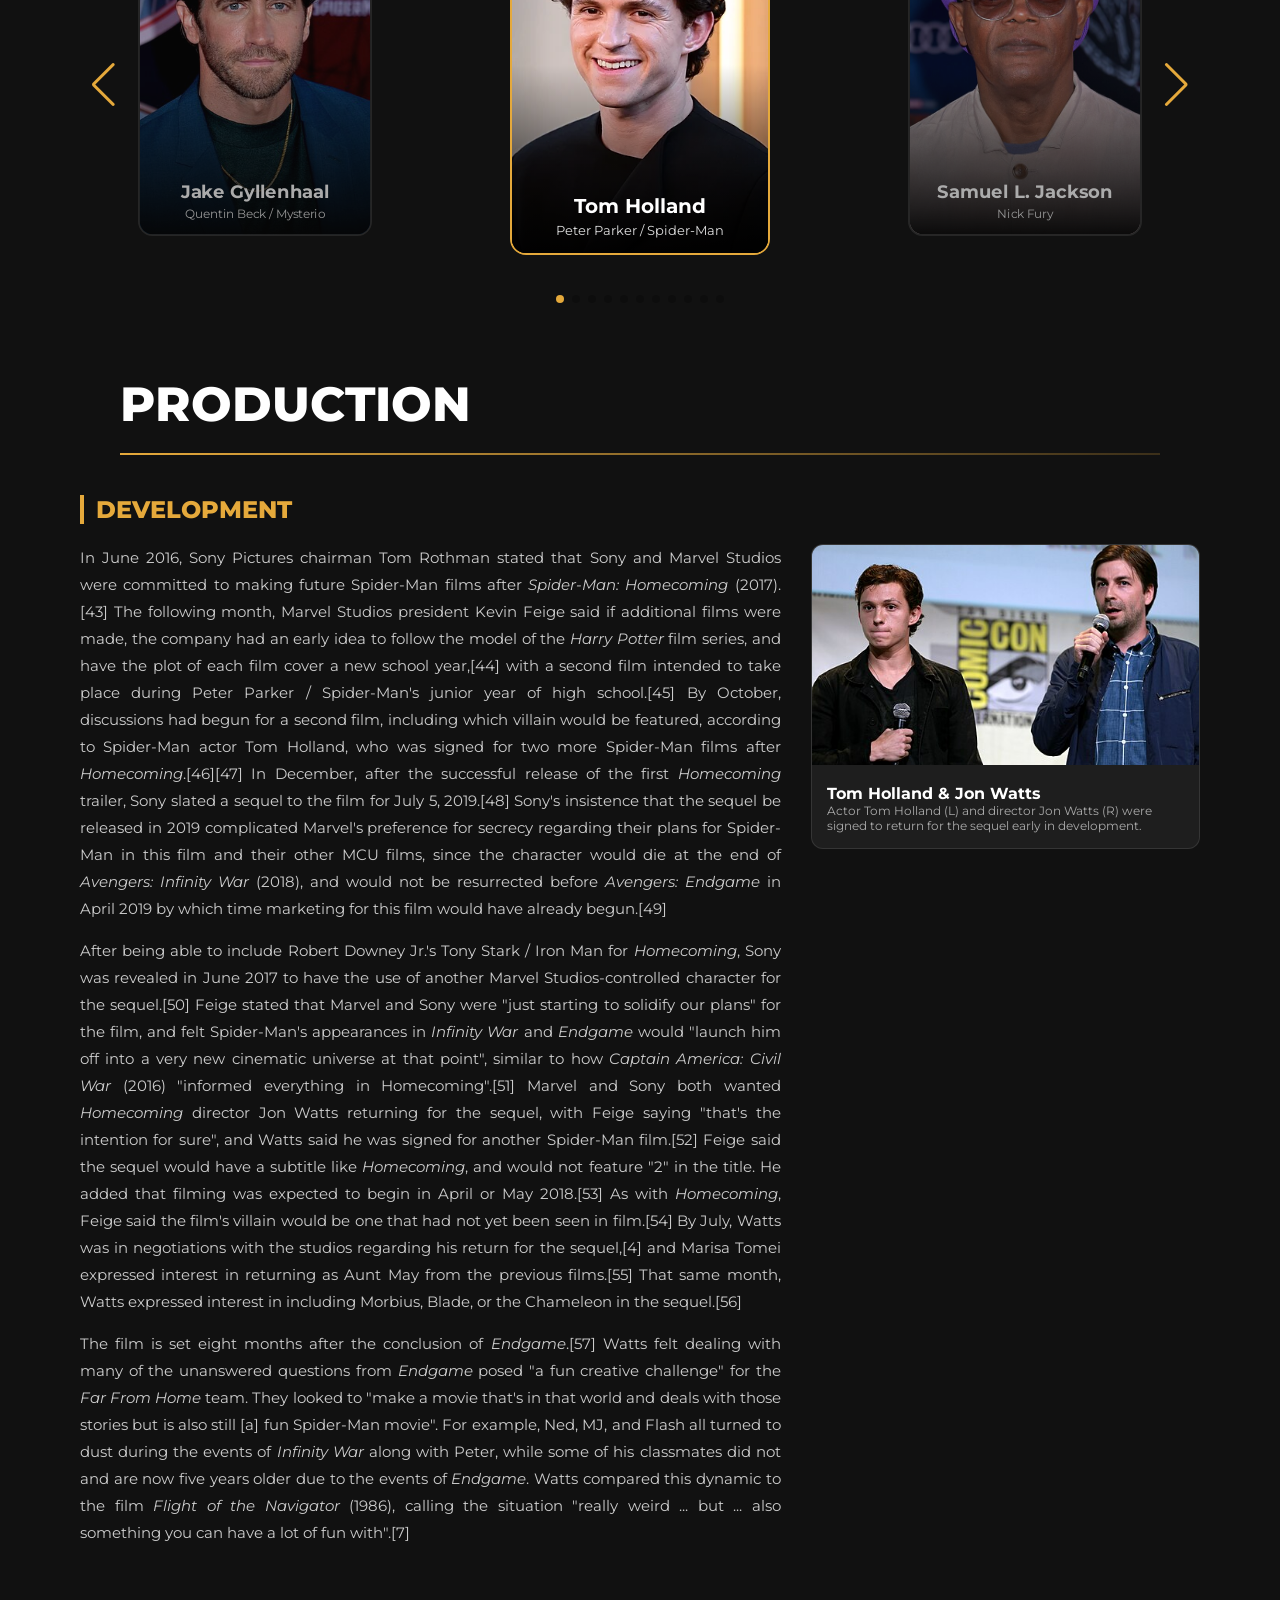
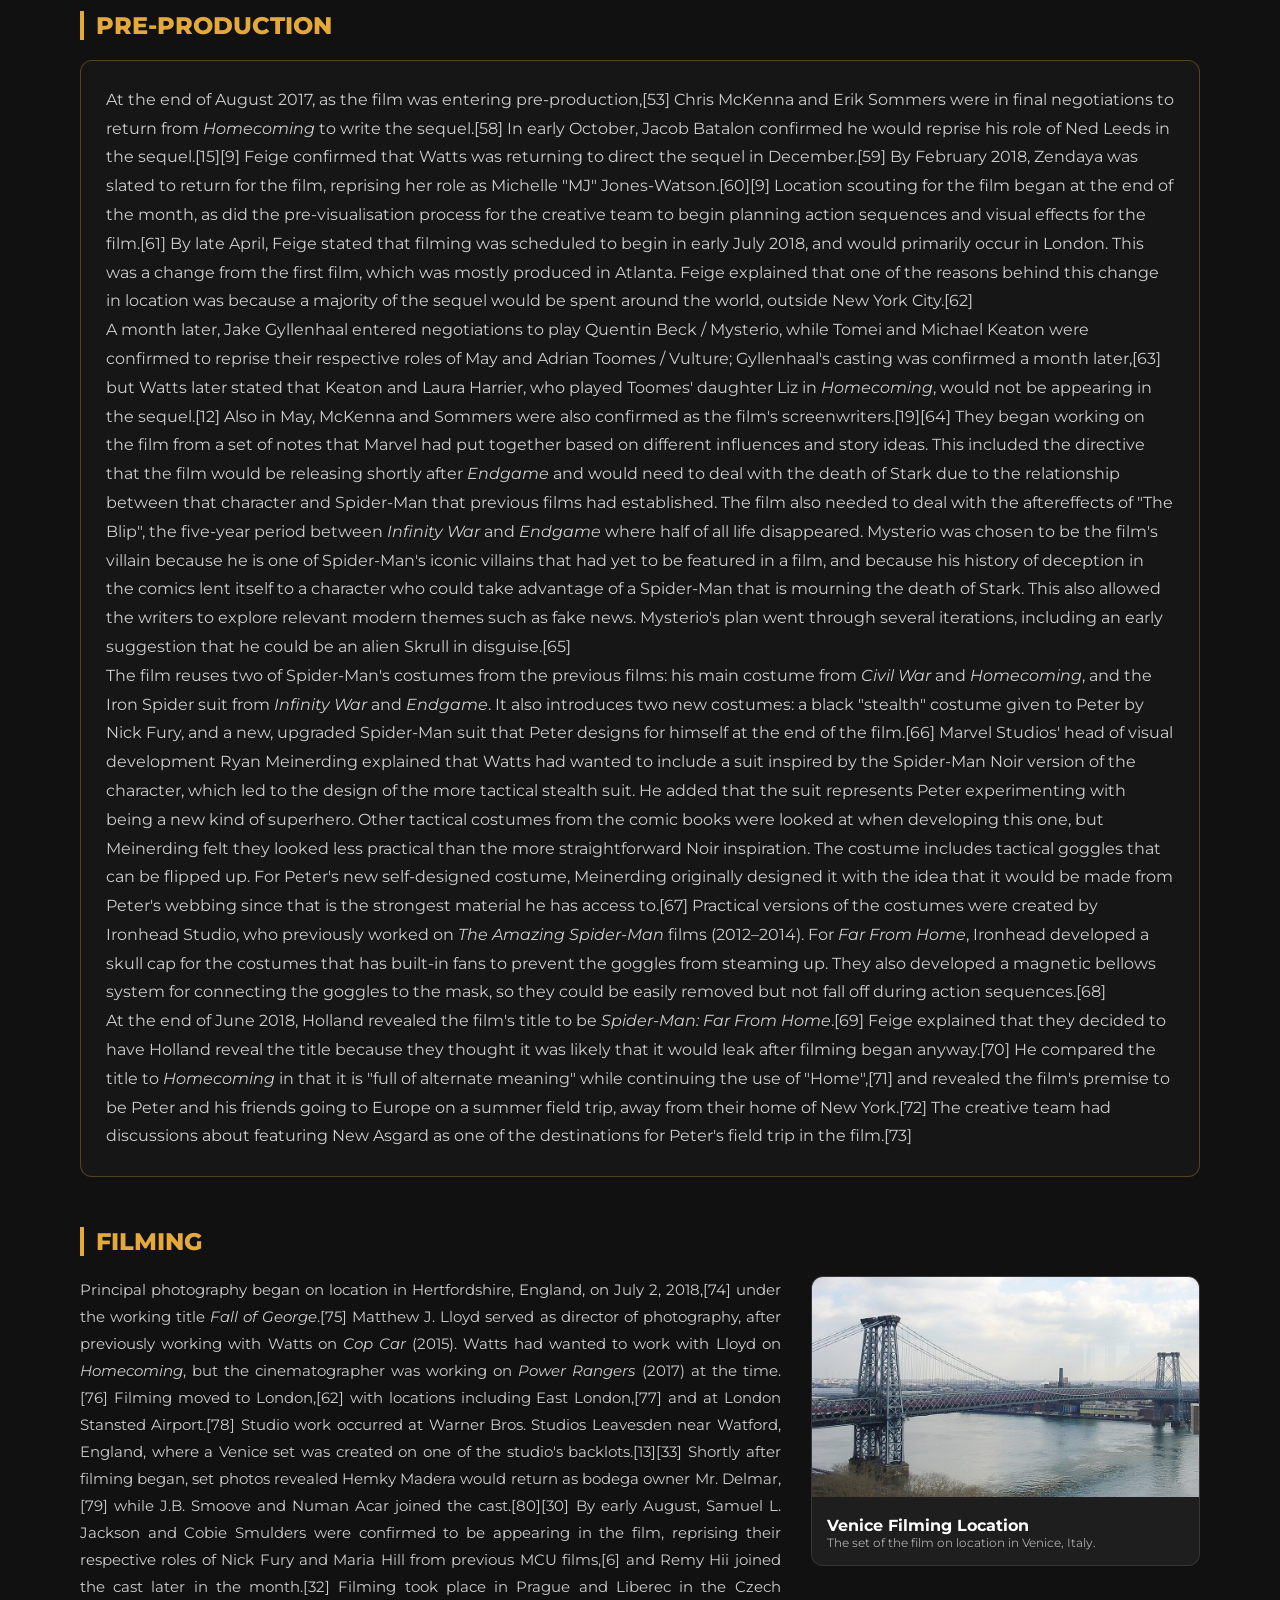
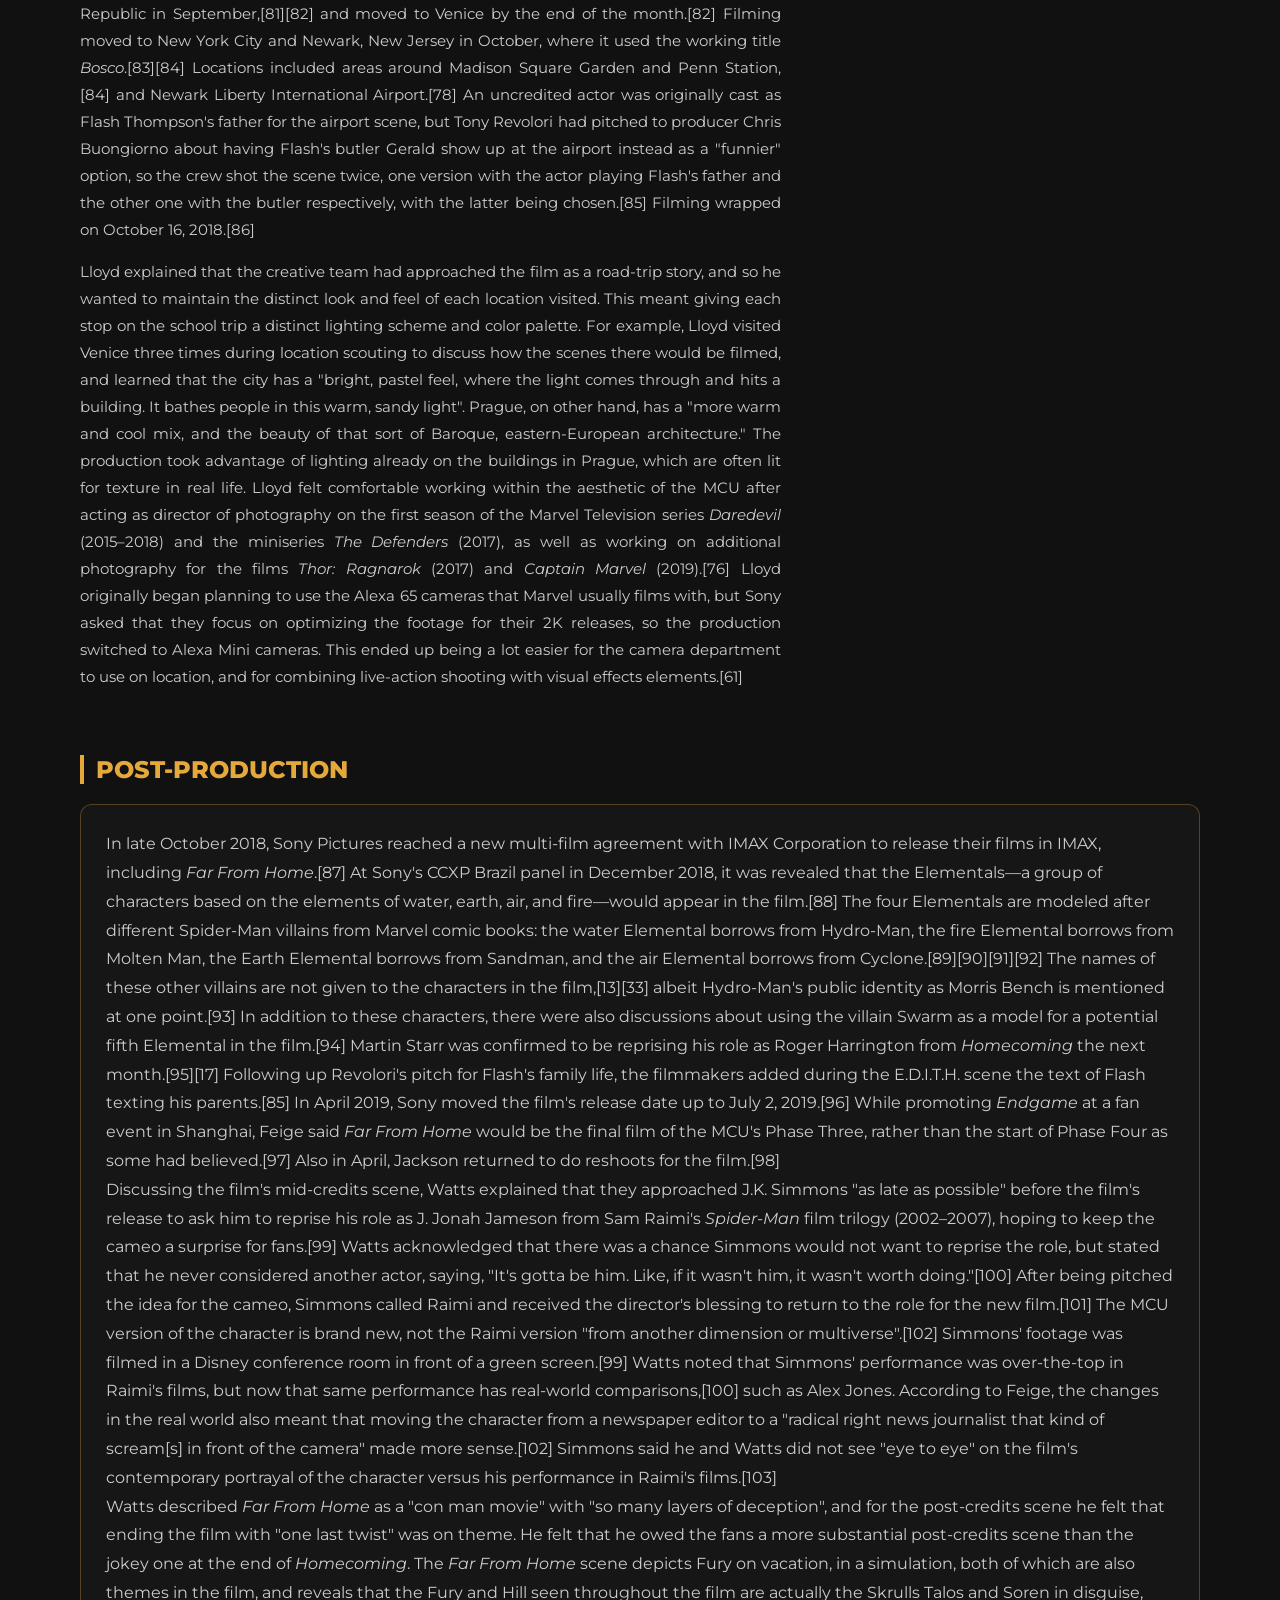
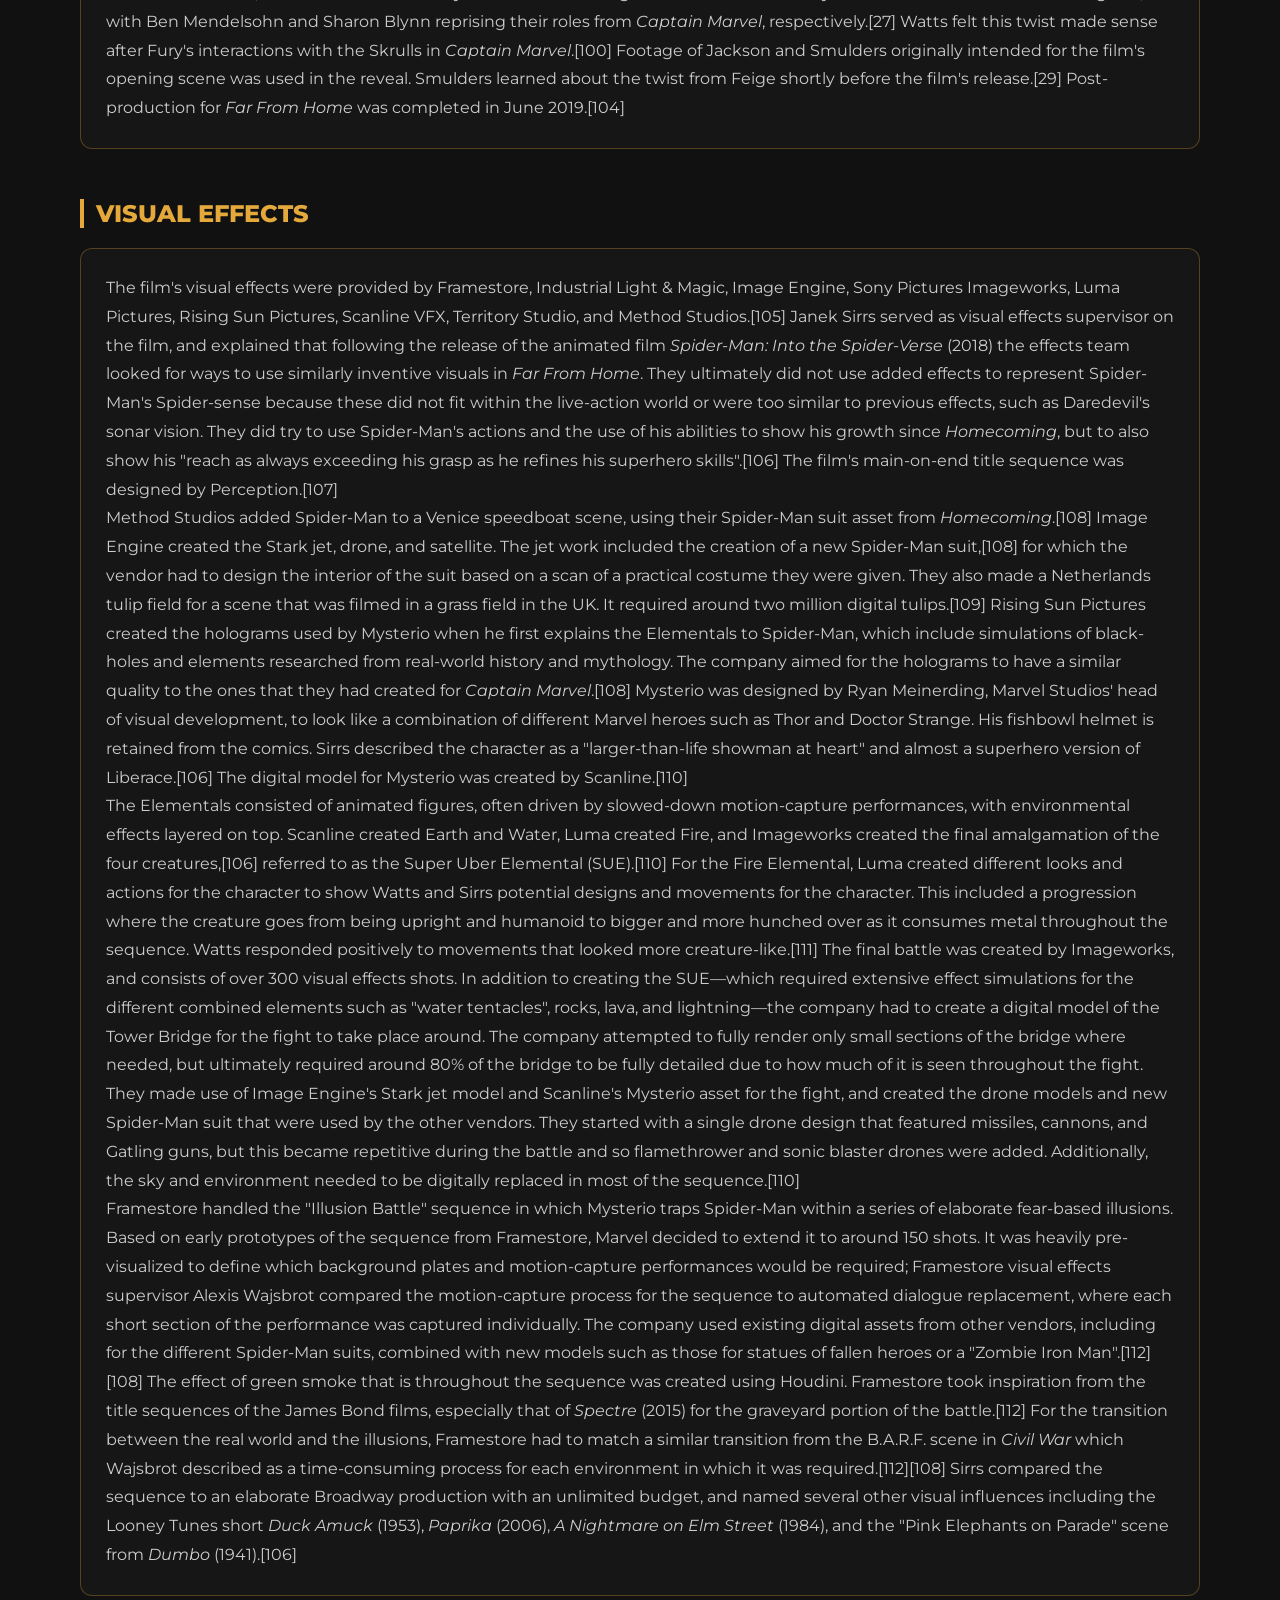
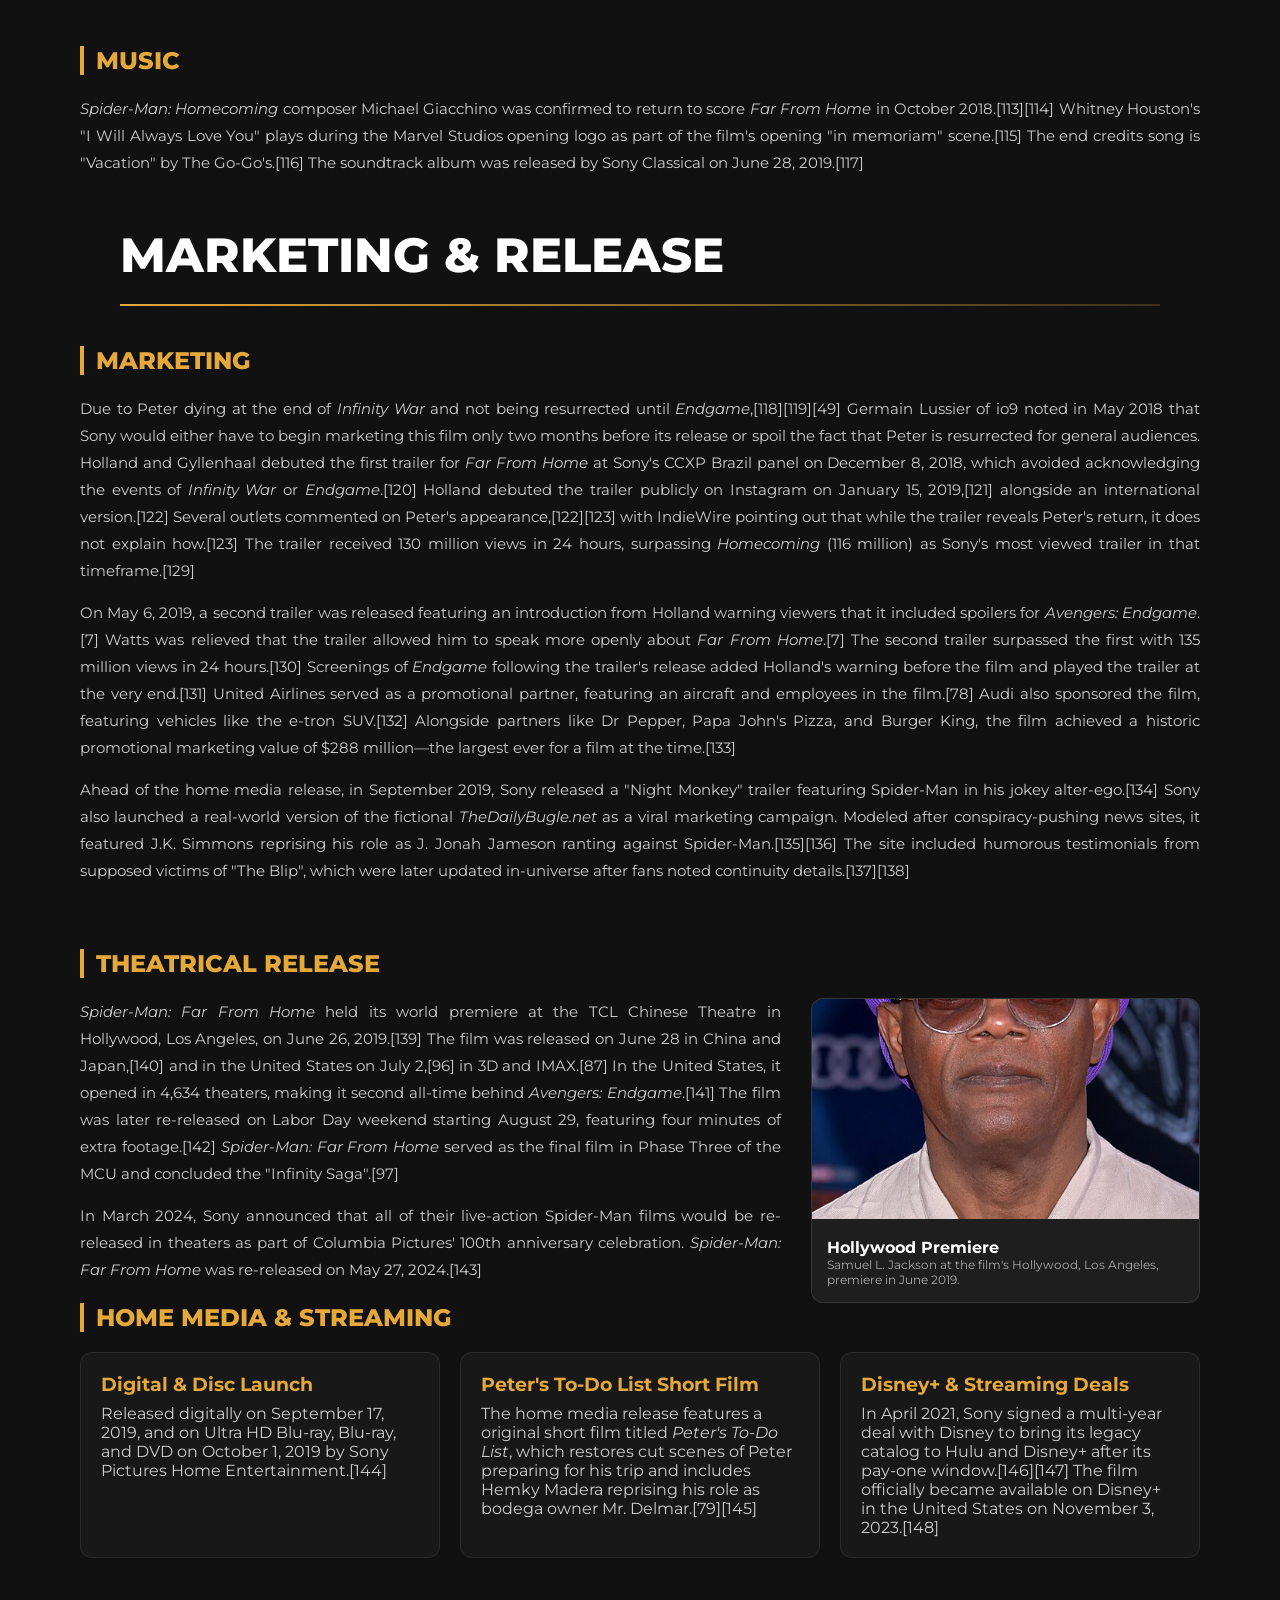
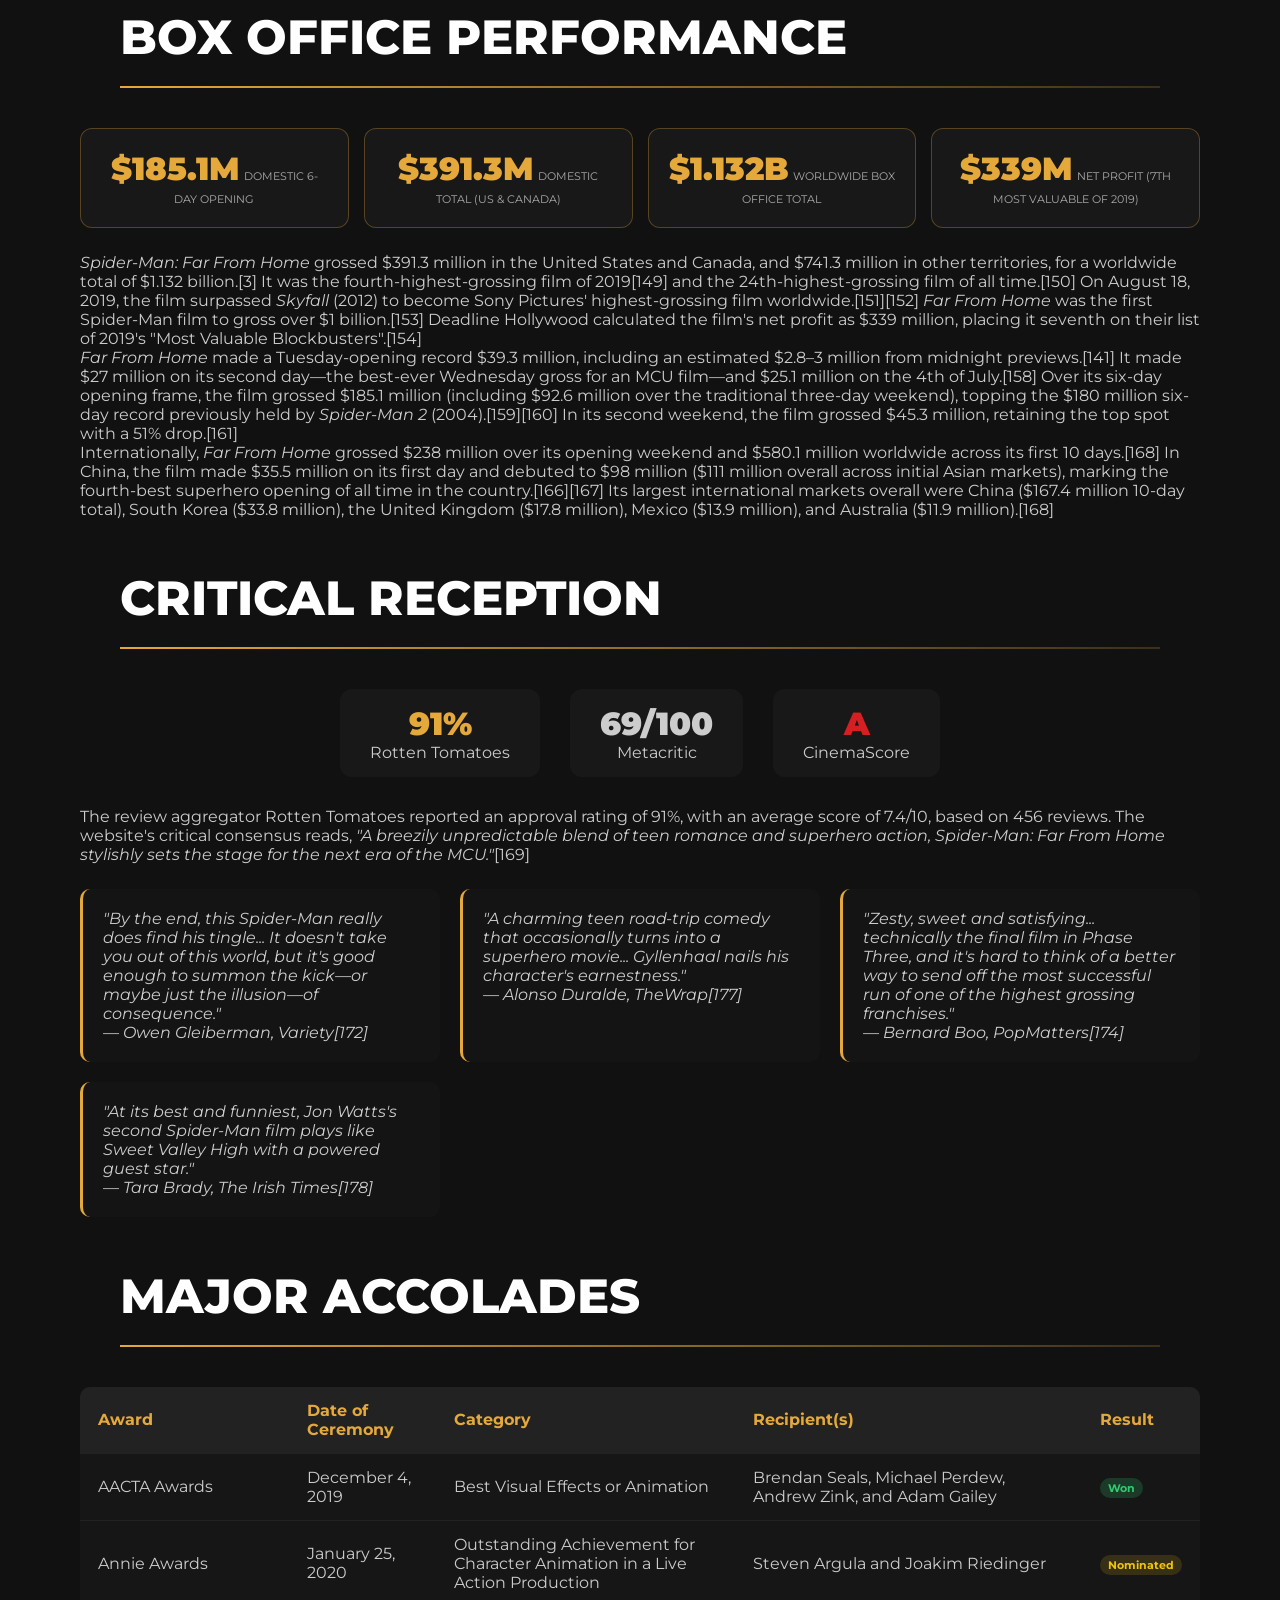
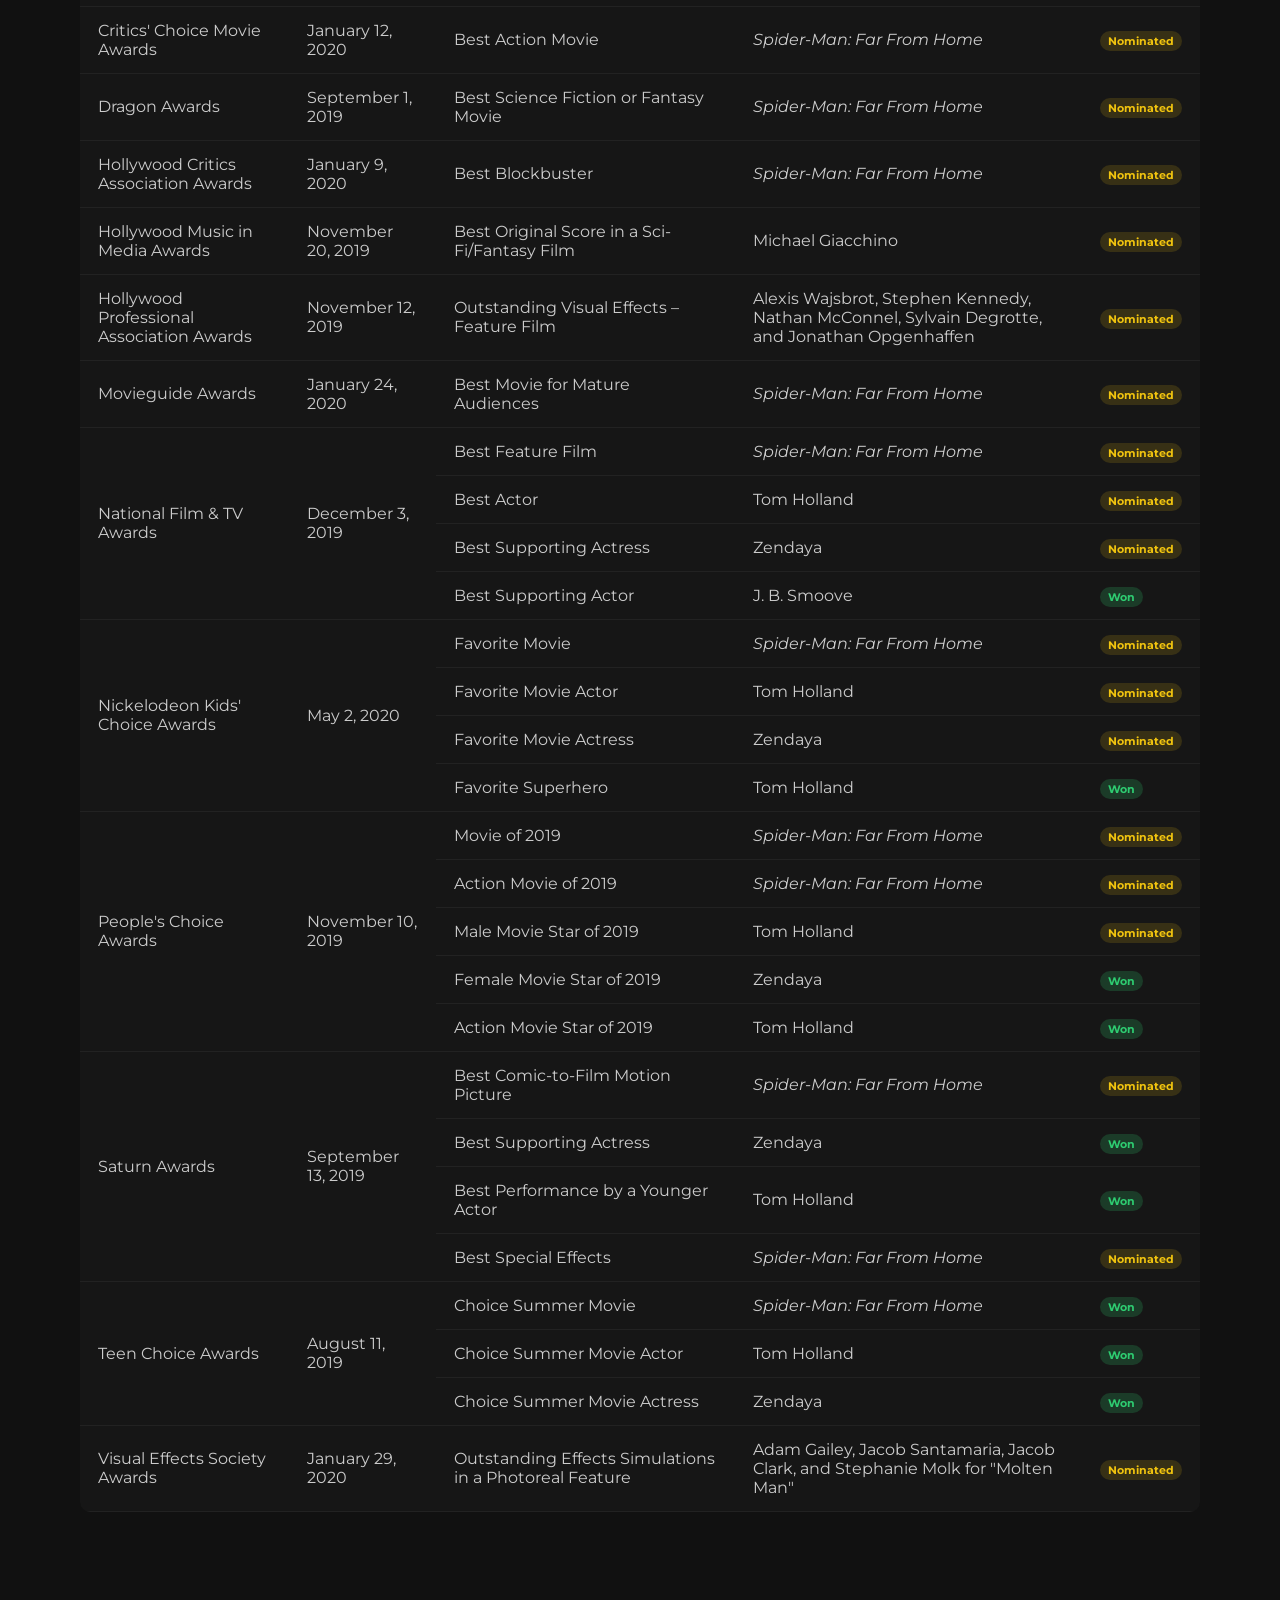
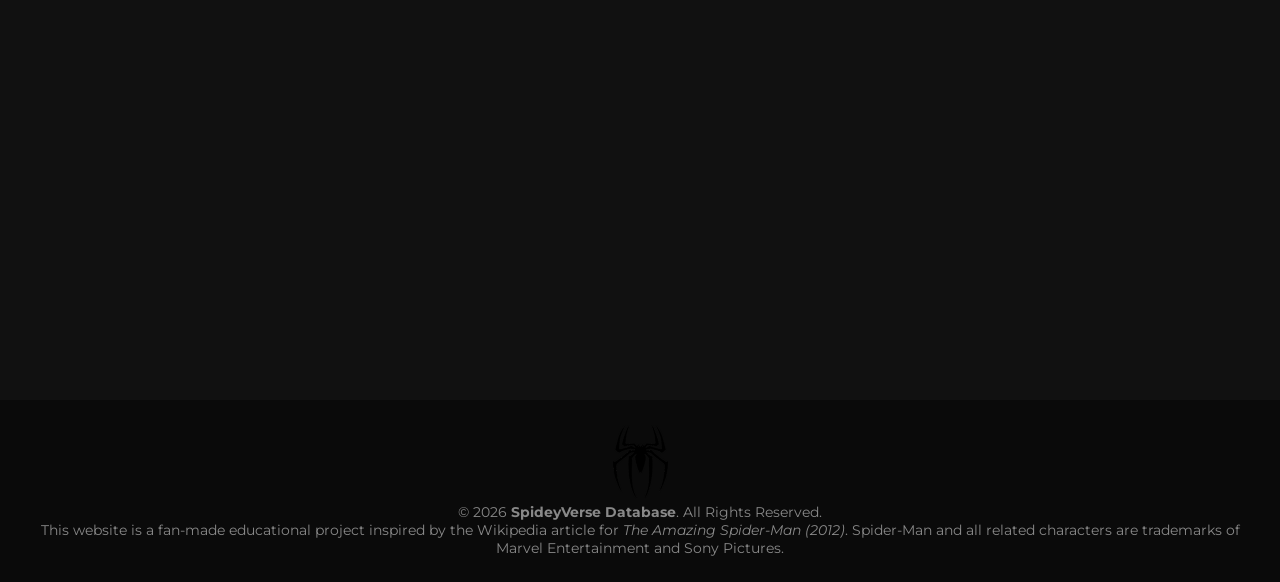
<file: farfromhome.html>
<!DOCTYPE html>
<html lang="en">
<head>
    <meta charset="UTF-8">
    <meta name="viewport" content="width=device-width, initial-scale=1.0">
    <title>SpideyVerse Database</title>

    <link href="https://fonts.googleapis.com/css2?family=Montserrat:wght@400;500;700;900&display=swap" rel="stylesheet">

    <link rel="stylesheet" href="https://cdn.jsdelivr.net/npm/swiper@11/swiper-bundle.min.css" />

    <link rel="stylesheet" href="CSS/style.css">

    <script type="text/javascript" src="JS/search.js"></script>
    <script type="text/javascript" src="JS/entrance.js"></script>
</head>

<body>
	<header>

    <nav class="navbar">

        <div class="logo-area">
			<a href="index.html">
            <img src="IMG/logo.png" alt="Logo">
            <h2>SpideyVerse Database</h2>
			</a>
        </div>

        <ul class="nav-links">
            <li><a href="#plot">PLOT</a></li>
            <li><a href="#cast">CAST</a></li>
            
            <li class="dropdown">
                <a href="#production">PRODUCTION <i class="fas fa-chevron-down" style="font-size: 11px; margin-left: 5px;"></i></a>
                <ul class="dropdown-menu">
					<li><a href="#development">Development</a></li>
                    <li><a href="#pre-production">Pre-Production</a></li>
                    <li><a href="#filming">Filming</a></li>
                    <li><a href="#post-production">Post-Production</a></li>
                    <li><a href="#visual">Visual Effects</a></li>
                </ul>
            </li>

            <li class="dropdown">
                <a href="#music">MUSIC & MORE <i class="fas fa-chevron-down" style="font-size: 11px; margin-left: 5px;"></i></a>
                <ul class="dropdown-menu">
                    <li><a href="#release">Marketing & Release</a></li>
					<li><a href="#theatrical">Theatrical Release</a></li>
					<li><a href="#homemedia">Home Media & Streaming</a></li>
                    <li><a href="#boxoffice">Box Office Performance</a></li>
                    <li><a href="#reception">Critical Reception</a></li>
                    <li><a href="#accolades">Major Accolades</a></li>
                    <li><a href="#sequels">Sequels</a></li>
                </ul>
            </li>
        </ul>

        <div class="search-box">
            <input type="text" id="searchInput" placeholder="Search...">
        </div>

    </nav>
</header>
       
    <main class="hero-container">
        <div class="hero-content">
            <p class="sub-title">Phase Three Finale</p>
            <h1 class="main-title">SPIDER-MAN: FAR FROM HOME (2019)</h1>
            <div class="divider"></div>
            <p class="description">
                <em>Spider-Man: Far From Home</em> is a 2019 American superhero film based on the Marvel Comics character Spider-Man. Produced by Columbia Pictures, Marvel Studios, and Pascal Pictures, and distributed by Sony Pictures Releasing, it is the sequel to <em>Spider-Man: Homecoming</em> (2017) and the 23rd film in the Marvel Cinematic Universe (MCU). The film was directed by Jon Watts, written by Chris McKenna and Erik Sommers, and stars Tom Holland as Peter Parker / Spider-Man alongside Samuel L. Jackson, Zendaya, Cobie Smulders, Jon Favreau, J. B. Smoove, Jacob Batalon, Martin Starr, Tony Revolori, Marisa Tomei, and Jake Gyllenhaal. In the film, Peter is recruited by Nick Fury (Jackson) and Mysterio (Gyllenhaal) to help stop the Elementals while he is on a school trip to Europe.
            </p>
            <p class="description">
                Discussions for a sequel to <em>Spider-Man: Homecoming</em> began by October 2016, and the project was confirmed later that year. Holland, Watts, and the writers were all set to return by the end of 2017. In 2018, Jackson and Gyllenhaal joined the cast as Fury and Mysterio, respectively. Holland revealed the sequel's title ahead of filming, which began that July and took place in England, the Czech Republic, Italy, and the New York metropolitan area. Production wrapped in October 2018. The marketing campaign is one of the most expensive for a film ever and attempted to avoid revealing spoilers for <em>Avengers: Endgame</em> prior to its April 2019 release.
            </p>
            <p class="description">
                <em>Spider-Man: Far From Home</em> premiered at the TCL Chinese Theatre in Hollywood, Los Angeles, on June 26, 2019, and was theatrically released in the United States on July 2, as the final film in Phase Three of the MCU. The film received positive reviews with praise for its humor, action sequences, visuals, and the performances of Holland and Gyllenhaal. It grossed $1.133 billion worldwide, making it the first Spider-Man film to pass the billion-dollar mark, the fourth-highest-grossing film of 2019, and became Sony Pictures' highest-grossing film and the 24th-highest-grossing film of all time. A sequel, <em>Spider-Man: No Way Home</em>, was released in December 2021.
            </p>
        </div>
        
        <div class="posters">
            <img src="IMG/poster (6).jpg" alt="Spider-Man: Far From Home Poster">
        </div>
    </main>
	
    <div id="plot" class="subheader">
        <h2 class="section-title-large">PLOT</h2>
        <div class="yellow-divider-long"></div>
		
        <div class="production-content">
            <div class="production-image">
                <img src="IMG/layout (2).jpg" alt="Spider-Man: Far From Home Plot Scene">
            </div>

            <div class="production-box">
                <p>In Ixtenco, Mexico, Nick Fury and Maria Hill investigate an unnatural storm and encounter the Earth Elemental. Quentin Beck, a super-powered individual, arrives and defeats the creature. Fury and Hill subsequently recruit him. In New York City, the Midtown School of Science and Technology completes its year, which was restarted to accommodate the students who disintegrated five years earlier due to Thanos's actions; they had reappeared un-aged, thanks to the actions of the Avengers.[a] The school organizes a two-week summer field trip to Europe, where Peter Parker—who is still mourning the death of his mentor Tony Stark—plans to reveal to classmate MJ his attraction to her. Happy Hogan informs Peter that Fury intends to contact him, but Peter ignores Fury's phone call.</p>
            
                <p>Peter and his classmates travel to Venice, Italy, where the Water Elemental attacks. While Peter helps protect his classmates, Beck arrives and defeats the creature. Fury meets with Peter and gives him Stark's eyeglasses. The glasses enable him to communicate with and take command of the artificial intelligence E.D.I.T.H., which has access to Stark Industries' databases and commands a large orbital weapons supply. Beck claims to have entered from an alternate reality within the multiverse, where the four Elementals killed his family and destroyed his civilization. With only the Fire Elemental left to destroy, Beck predicts it will attack Prague, Czech Republic. Peter declines Fury's invitation to join the fight and returns to his class trip, but Fury secretly changes the class's itinerary to divert the students to Prague.</p>
            
                <p>Peter is forced to help Beck fight the Fire Elemental to again protect his friends. Beck manages to destroy the creature with Peter's help. Fury and Hill invite Peter and Beck to Berlin, Germany to discuss forming a new superhero team, but Peter decides that Beck should go alone and transfers control of E.D.I.T.H. to him. Once Peter leaves, Beck celebrates alongside ex-Stark Industries employees, with whom he had been working to masquerade as a superhero. Beck, who was fired from his position as Stark's holographic-illusions specialist due to his unstable nature, uses advanced projectors to simulate his powers and the Elementals. He plans to use E.D.I.T.H.'s orbital weaponized drones to increase the scale of his illusions and fraudulently establish himself as an Avenger-level hero.</p>
            
                <p>After MJ tells Peter she knows he is Spider-Man, they discover that a piece of debris she retrieved during the battle with the Fire Elemental is a projector and the pair realize Beck's deception. Peter travels to Berlin, to warn Fury, but Beck tricks him with an elaborate illusion, forcing him to reveal the names of his friends who know about Beck's plan, and causing Peter to get hit by a train. Beck is unaware that Peter, though injured, has survived. In the Netherlands, Peter contacts Hogan, who flies him to London, England, where his classmates are. Beck uses E.D.I.T.H. to orchestrate a fusion of all the Elementals. He intends to kill Peter's friends during the staged attack, as Beck is concerned that they will expose him with their knowledge.</p>

                <p>Peter disrupts the illusions and an enraged Beck attacks him with drones. Peter regains control of E.D.I.T.H. and defeats Beck, who is hit by a misfired gunshot from one of the drones. Before he dies, Beck tells his associate William Ginter Riva to retrieve data from the drones. After returning to New York City, Peter begins a relationship with MJ.</p>

                <p>In a mid-credits scene, J. Jonah Jameson of <em>TheDailyBugle.net</em> broadcasts doctored footage of the London incident in which Beck frames Spider-Man for the drone attack and his death before exposing Spider-Man's secret identity to the world, much to Peter's shock. In a post-credits scene, Fury and Hill are revealed to be the Skrulls Talos and Soren in disguise, under orders from the real Fury while he is away in space commanding a group of Skrulls.</p>
            </div>
        </div>
    </div>
	
<section id="cast" class="cast-section">

    <h2 class="section-title-large">CAST</h2>

    <div class="yellow-divider-long"></div>

    <div class="swiper actorSwiper">

        <div class="swiper-wrapper">

            <div class="swiper-slide">
                <div class="actor-card">
                    <img src="IMG/tom_holland.webp" alt="Tom Holland">
                    <div class="overlay">
                        <h3>Tom Holland</h3>
                        <p>Peter Parker / Spider-Man</p>
                    </div>
                </div>
            </div>

            <div class="swiper-slide">
                <div class="actor-card">
                    <img src="IMG/samuel_l_jackson.jpg" alt="Samuel L. Jackson">
                    <div class="overlay">
                        <h3>Samuel L. Jackson</h3>
                        <p>Nick Fury</p>
                    </div>
                </div>
            </div>

            <div class="swiper-slide">
                <div class="actor-card">
                    <img src="IMG/zendaya.webp" alt="Zendaya">
                    <div class="overlay">
                        <h3>Zendaya</h3>
                        <p>MJ</p>
                    </div>
                </div>
            </div>

            <div class="swiper-slide">
                <div class="actor-card">
                    <img src="IMG/coobie_smulders.jpg" alt="Cobie Smulders">
                    <div class="overlay">
                        <h3>Cobie Smulders</h3>
                        <p>Maria Hill</p>
                    </div>
                </div>
            </div>

            <div class="swiper-slide">
                <div class="actor-card">
                    <img src="IMG/jon_favreau.jpeg" alt="Jon Favreau">
                    <div class="overlay">
                        <h3>Jon Favreau</h3>
                        <p>Happy Hogan</p>
                    </div>
                </div>
            </div>
			
            <div class="swiper-slide">
                <div class="actor-card">
                    <img src="IMG/jb_smoove.png" alt="J. B. Smoove">
                    <div class="overlay">
                        <h3>J. B. Smoove</h3>
                        <p>Julius Dell</p>
                    </div>
                </div>
            </div>

            <div class="swiper-slide">
                <div class="actor-card">
                    <img src="IMG/jacob_batalon.jpg" alt="Jacob Batalon">
                    <div class="overlay">
                        <h3>Jacob Batalon</h3>
                        <p>Ned Leeds</p>
                    </div>
                </div>
            </div>

            <div class="swiper-slide">
                <div class="actor-card">
                    <img src="IMG/martin_starr.jpg" alt="Martin Starr">
                    <div class="overlay">
                        <h3>Martin Starr</h3>
                        <p>Roger Harrington</p>
                    </div>
                </div>
            </div>

            <div class="swiper-slide">
                <div class="actor-card">
                    <img src="IMG/tony_revolori.jpg" alt="Tony Revolori">
                    <div class="overlay">
                        <h3>Tony Revolori</h3>
                        <p>Eugene "Flash" Thompson</p>
                    </div>
                </div>
            </div>

            <div class="swiper-slide">
                <div class="actor-card">
                    <img src="IMG/marisa_tomei.webp" alt="Marisa Tomei">
                    <div class="overlay">
                        <h3>Marisa Tomei</h3>
                        <p>May Parker</p>
                    </div>
                </div>
            </div>

            <div class="swiper-slide">
                <div class="actor-card">
                    <img src="IMG/jake_gyllenhaal.jpg" alt="Jake Gyllenhaal">
                    <div class="overlay">
                        <h3>Jake Gyllenhaal</h3>
                        <p>Quentin Beck / Mysterio</p>
                    </div>
                </div>
            </div>

        </div>

        <div class="swiper-button-prev"></div>

        <div class="swiper-button-next"></div>

        <div class="swiper-pagination"></div>

    </div>

</section>

<section id="production" class="production-section">
    <div class="subheader">
        <h2 class="section-title-large">PRODUCTION</h2>
        <div class="yellow-divider-long"></div>
    </div>

    <div id="development" class="prod-block">
        <h3 class="prod-subtitle">DEVELOPMENT</h3>
        
        <div class="prod-grid">
            <div class="prod-text">
                <p>In June 2016, Sony Pictures chairman Tom Rothman stated that Sony and Marvel Studios were committed to making future Spider-Man films after <em>Spider-Man: Homecoming</em> (2017).[43] The following month, Marvel Studios president Kevin Feige said if additional films were made, the company had an early idea to follow the model of the <em>Harry Potter</em> film series, and have the plot of each film cover a new school year,[44] with a second film intended to take place during Peter Parker / Spider-Man's junior year of high school.[45] By October, discussions had begun for a second film, including which villain would be featured, according to Spider-Man actor Tom Holland, who was signed for two more Spider-Man films after <em>Homecoming</em>.[46][47] In December, after the successful release of the first <em>Homecoming</em> trailer, Sony slated a sequel to the film for July 5, 2019.[48] Sony's insistence that the sequel be released in 2019 complicated Marvel's preference for secrecy regarding their plans for Spider-Man in this film and their other MCU films, since the character would die at the end of <em>Avengers: Infinity War</em> (2018), and would not be resurrected before <em>Avengers: Endgame</em> in April 2019 by which time marketing for this film would have already begun.[49]</p>

                <p>After being able to include Robert Downey Jr.'s Tony Stark / Iron Man for <em>Homecoming</em>, Sony was revealed in June 2017 to have the use of another Marvel Studios-controlled character for the sequel.[50] Feige stated that Marvel and Sony were "just starting to solidify our plans" for the film, and felt Spider-Man's appearances in <em>Infinity War</em> and <em>Endgame</em> would "launch him off into a very new cinematic universe at that point", similar to how <em>Captain America: Civil War</em> (2016) "informed everything in Homecoming".[51] Marvel and Sony both wanted <em>Homecoming</em> director Jon Watts returning for the sequel, with Feige saying "that's the intention for sure", and Watts said he was signed for another Spider-Man film.[52] Feige said the sequel would have a subtitle like <em>Homecoming</em>, and would not feature "2" in the title. He added that filming was expected to begin in April or May 2018.[53] As with <em>Homecoming</em>, Feige said the film's villain would be one that had not yet been seen in film.[54] By July, Watts was in negotiations with the studios regarding his return for the sequel,[4] and Marisa Tomei expressed interest in returning as Aunt May from the previous films.[55] That same month, Watts expressed interest in including Morbius, Blade, or the Chameleon in the sequel.[56]</p>

                <p>The film is set eight months after the conclusion of <em>Endgame</em>.[57] Watts felt dealing with many of the unanswered questions from <em>Endgame</em> posed "a fun creative challenge" for the <em>Far From Home</em> team. They looked to "make a movie that's in that world and deals with those stories but is also still [a] fun Spider-Man movie". For example, Ned, MJ, and Flash all turned to dust during the events of <em>Infinity War</em> along with Peter, while some of his classmates did not and are now five years older due to the events of <em>Endgame</em>. Watts compared this dynamic to the film <em>Flight of the Navigator</em> (1986), calling the situation "really weird ... but ... also something you can have a lot of fun with".[7]</p>
            </div>

            <div class="prod-media">
                <div class="prod-card-img">
                    <img src="IMG/tom and Jon.jpg" alt="Tom Holland and Jon Watts">
                    <div class="img-caption">
                        <h4>Tom Holland & Jon Watts</h4>
                        <p>Actor Tom Holland (L) and director Jon Watts (R) were signed to return for the sequel early in development.</p>
                    </div>
                </div>
            </div>
        </div>
    </div>

    <div id="pre-production" class="prod-block">
        <h3 class="prod-subtitle">PRE-PRODUCTION</h3>
        
        <div class="vfx-container">
            <p>At the end of August 2017, as the film was entering pre-production,[53] Chris McKenna and Erik Sommers were in final negotiations to return from <em>Homecoming</em> to write the sequel.[58] In early October, Jacob Batalon confirmed he would reprise his role of Ned Leeds in the sequel.[15][9] Feige confirmed that Watts was returning to direct the sequel in December.[59] By February 2018, Zendaya was slated to return for the film, reprising her role as Michelle "MJ" Jones-Watson.[60][9] Location scouting for the film began at the end of the month, as did the pre-visualisation process for the creative team to begin planning action sequences and visual effects for the film.[61] By late April, Feige stated that filming was scheduled to begin in early July 2018, and would primarily occur in London. This was a change from the first film, which was mostly produced in Atlanta. Feige explained that one of the reasons behind this change in location was because a majority of the sequel would be spent around the world, outside New York City.[62]</p>

            <p>A month later, Jake Gyllenhaal entered negotiations to play Quentin Beck / Mysterio, while Tomei and Michael Keaton were confirmed to reprise their respective roles of May and Adrian Toomes / Vulture; Gyllenhaal's casting was confirmed a month later,[63] but Watts later stated that Keaton and Laura Harrier, who played Toomes' daughter Liz in <em>Homecoming</em>, would not be appearing in the sequel.[12] Also in May, McKenna and Sommers were also confirmed as the film's screenwriters.[19][64] They began working on the film from a set of notes that Marvel had put together based on different influences and story ideas. This included the directive that the film would be releasing shortly after <em>Endgame</em> and would need to deal with the death of Stark due to the relationship between that character and Spider-Man that previous films had established. The film also needed to deal with the aftereffects of "The Blip", the five-year period between <em>Infinity War</em> and <em>Endgame</em> where half of all life disappeared. Mysterio was chosen to be the film's villain because he is one of Spider-Man's iconic villains that had yet to be featured in a film, and because his history of deception in the comics lent itself to a character who could take advantage of a Spider-Man that is mourning the death of Stark. This also allowed the writers to explore relevant modern themes such as fake news. Mysterio's plan went through several iterations, including an early suggestion that he could be an alien Skrull in disguise.[65]</p>

            <p>The film reuses two of Spider-Man's costumes from the previous films: his main costume from <em>Civil War</em> and <em>Homecoming</em>, and the Iron Spider suit from <em>Infinity War</em> and <em>Endgame</em>. It also introduces two new costumes: a black "stealth" costume given to Peter by Nick Fury, and a new, upgraded Spider-Man suit that Peter designs for himself at the end of the film.[66] Marvel Studios' head of visual development Ryan Meinerding explained that Watts had wanted to include a suit inspired by the Spider-Man Noir version of the character, which led to the design of the more tactical stealth suit. He added that the suit represents Peter experimenting with being a new kind of superhero. Other tactical costumes from the comic books were looked at when developing this one, but Meinerding felt they looked less practical than the more straightforward Noir inspiration. The costume includes tactical goggles that can be flipped up. For Peter's new self-designed costume, Meinerding originally designed it with the idea that it would be made from Peter's webbing since that is the strongest material he has access to.[67] Practical versions of the costumes were created by Ironhead Studio, who previously worked on <em>The Amazing Spider-Man</em> films (2012–2014). For <em>Far From Home</em>, Ironhead developed a skull cap for the costumes that has built-in fans to prevent the goggles from steaming up. They also developed a magnetic bellows system for connecting the goggles to the mask, so they could be easily removed but not fall off during action sequences.[68]</p>

            <p>At the end of June 2018, Holland revealed the film's title to be <em>Spider-Man: Far From Home</em>.[69] Feige explained that they decided to have Holland reveal the title because they thought it was likely that it would leak after filming began anyway.[70] He compared the title to <em>Homecoming</em> in that it is "full of alternate meaning" while continuing the use of "Home",[71] and revealed the film's premise to be Peter and his friends going to Europe on a summer field trip, away from their home of New York.[72] The creative team had discussions about featuring New Asgard as one of the destinations for Peter's field trip in the film.[73]</p>
        </div>
    </div>

    <div id="filming" class="prod-block">
        <h3 class="prod-subtitle">FILMING</h3>
        
        <div class="prod-grid">
            <div class="prod-text">
                <p>Principal photography began on location in Hertfordshire, England, on July 2, 2018,[74] under the working title <em>Fall of George</em>.[75] Matthew J. Lloyd served as director of photography, after previously working with Watts on <em>Cop Car</em> (2015). Watts had wanted to work with Lloyd on <em>Homecoming</em>, but the cinematographer was working on <em>Power Rangers</em> (2017) at the time.[76] Filming moved to London,[62] with locations including East London,[77] and at London Stansted Airport.[78] Studio work occurred at Warner Bros. Studios Leavesden near Watford, England, where a Venice set was created on one of the studio's backlots.[13][33] Shortly after filming began, set photos revealed Hemky Madera would return as bodega owner Mr. Delmar,[79] while J.B. Smoove and Numan Acar joined the cast.[80][30] By early August, Samuel L. Jackson and Cobie Smulders were confirmed to be appearing in the film, reprising their respective roles of Nick Fury and Maria Hill from previous MCU films,[6] and Remy Hii joined the cast later in the month.[32] Filming took place in Prague and Liberec in the Czech Republic in September,[81][82] and moved to Venice by the end of the month.[82] Filming moved to New York City and Newark, New Jersey in October, where it used the working title <em>Bosco</em>.[83][84] Locations included areas around Madison Square Garden and Penn Station,[84] and Newark Liberty International Airport.[78] An uncredited actor was originally cast as Flash Thompson's father for the airport scene, but Tony Revolori had pitched to producer Chris Buongiorno about having Flash's butler Gerald show up at the airport instead as a "funnier" option, so the crew shot the scene twice, one version with the actor playing Flash's father and the other one with the butler respectively, with the latter being chosen.[85] Filming wrapped on October 16, 2018.[86]</p>

                <p>Lloyd explained that the creative team had approached the film as a road-trip story, and so he wanted to maintain the distinct look and feel of each location visited. This meant giving each stop on the school trip a distinct lighting scheme and color palette. For example, Lloyd visited Venice three times during location scouting to discuss how the scenes there would be filmed, and learned that the city has a "bright, pastel feel, where the light comes through and hits a building. It bathes people in this warm, sandy light". Prague, on other hand, has a "more warm and cool mix, and the beauty of that sort of Baroque, eastern-European architecture." The production took advantage of lighting already on the buildings in Prague, which are often lit for texture in real life. Lloyd felt comfortable working within the aesthetic of the MCU after acting as director of photography on the first season of the Marvel Television series <em>Daredevil</em> (2015–2018) and the miniseries <em>The Defenders</em> (2017), as well as working on additional photography for the films <em>Thor: Ragnarok</em> (2017) and <em>Captain Marvel</em> (2019).[76] Lloyd originally began planning to use the Alexa 65 cameras that Marvel usually films with, but Sony asked that they focus on optimizing the footage for their 2K releases, so the production switched to Alexa Mini cameras. This ended up being a lot easier for the camera department to use on location, and for combining live-action shooting with visual effects elements.[61]</p>
            </div>

            <div class="prod-media">
                <div class="prod-card-img">
                    <img src="IMG/layout (10).jpg" alt="Filming Set in Venice, Italy">
                    <div class="img-caption">
                        <h4>Venice Filming Location</h4>
                        <p>The set of the film on location in Venice, Italy.</p>
                    </div>
                </div>
            </div>
        </div>
    </div>

    <div id="post-production" class="prod-block">
        <h3 class="prod-subtitle">POST-PRODUCTION</h3>
        
        <div class="vfx-container">
            <p>In late October 2018, Sony Pictures reached a new multi-film agreement with IMAX Corporation to release their films in IMAX, including <em>Far From Home</em>.[87] At Sony's CCXP Brazil panel in December 2018, it was revealed that the Elementals—a group of characters based on the elements of water, earth, air, and fire—would appear in the film.[88] The four Elementals are modeled after different Spider-Man villains from Marvel comic books: the water Elemental borrows from Hydro-Man, the fire Elemental borrows from Molten Man, the Earth Elemental borrows from Sandman, and the air Elemental borrows from Cyclone.[89][90][91][92] The names of these other villains are not given to the characters in the film,[13][33] albeit Hydro-Man's public identity as Morris Bench is mentioned at one point.[93] In addition to these characters, there were also discussions about using the villain Swarm as a model for a potential fifth Elemental in the film.[94] Martin Starr was confirmed to be reprising his role as Roger Harrington from <em>Homecoming</em> the next month.[95][17] Following up Revolori's pitch for Flash's family life, the filmmakers added during the E.D.I.T.H. scene the text of Flash texting his parents.[85] In April 2019, Sony moved the film's release date up to July 2, 2019.[96] While promoting <em>Endgame</em> at a fan event in Shanghai, Feige said <em>Far From Home</em> would be the final film of the MCU's Phase Three, rather than the start of Phase Four as some had believed.[97] Also in April, Jackson returned to do reshoots for the film.[98]</p>

            <p>Discussing the film's mid-credits scene, Watts explained that they approached J.K. Simmons "as late as possible" before the film's release to ask him to reprise his role as J. Jonah Jameson from Sam Raimi's <em>Spider-Man</em> film trilogy (2002–2007), hoping to keep the cameo a surprise for fans.[99] Watts acknowledged that there was a chance Simmons would not want to reprise the role, but stated that he never considered another actor, saying, "It's gotta be him. Like, if it wasn't him, it wasn't worth doing."[100] After being pitched the idea for the cameo, Simmons called Raimi and received the director's blessing to return to the role for the new film.[101] The MCU version of the character is brand new, not the Raimi version "from another dimension or multiverse".[102] Simmons' footage was filmed in a Disney conference room in front of a green screen.[99] Watts noted that Simmons' performance was over-the-top in Raimi's films, but now that same performance has real-world comparisons,[100] such as Alex Jones. According to Feige, the changes in the real world also meant that moving the character from a newspaper editor to a "radical right news journalist that kind of scream[s] in front of the camera" made more sense.[102] Simmons said he and Watts did not see "eye to eye" on the film's contemporary portrayal of the character versus his performance in Raimi's films.[103]</p>

            <p>Watts described <em>Far From Home</em> as a "con man movie" with "so many layers of deception", and for the post-credits scene he felt that ending the film with "one last twist" was on theme. He felt that he owed the fans a more substantial post-credits scene than the jokey one at the end of <em>Homecoming</em>. The <em>Far From Home</em> scene depicts Fury on vacation, in a simulation, both of which are also themes in the film, and reveals that the Fury and Hill seen throughout the film are actually the Skrulls Talos and Soren in disguise, with Ben Mendelsohn and Sharon Blynn reprising their roles from <em>Captain Marvel</em>, respectively.[27] Watts felt this twist made sense after Fury's interactions with the Skrulls in <em>Captain Marvel</em>.[100] Footage of Jackson and Smulders originally intended for the film's opening scene was used in the reveal. Smulders learned about the twist from Feige shortly before the film's release.[29] Post-production for <em>Far From Home</em> was completed in June 2019.[104]</p>
        </div>
    </div>

    <div id="visual" class="prod-block">
        <h3 class="prod-subtitle">VISUAL EFFECTS</h3>
        
        <div class="vfx-container">
            <p>The film's visual effects were provided by Framestore, Industrial Light & Magic, Image Engine, Sony Pictures Imageworks, Luma Pictures, Rising Sun Pictures, Scanline VFX, Territory Studio, and Method Studios.[105] Janek Sirrs served as visual effects supervisor on the film, and explained that following the release of the animated film <em>Spider-Man: Into the Spider-Verse</em> (2018) the effects team looked for ways to use similarly inventive visuals in <em>Far From Home</em>. They ultimately did not use added effects to represent Spider-Man's Spider-sense because these did not fit within the live-action world or were too similar to previous effects, such as Daredevil's sonar vision. They did try to use Spider-Man's actions and the use of his abilities to show his growth since <em>Homecoming</em>, but to also show his "reach as always exceeding his grasp as he refines his superhero skills".[106] The film's main-on-end title sequence was designed by Perception.[107]</p>

            <p>Method Studios added Spider-Man to a Venice speedboat scene, using their Spider-Man suit asset from <em>Homecoming</em>.[108] Image Engine created the Stark jet, drone, and satellite. The jet work included the creation of a new Spider-Man suit,[108] for which the vendor had to design the interior of the suit based on a scan of a practical costume they were given. They also made a Netherlands tulip field for a scene that was filmed in a grass field in the UK. It required around two million digital tulips.[109] Rising Sun Pictures created the holograms used by Mysterio when he first explains the Elementals to Spider-Man, which include simulations of black-holes and elements researched from real-world history and mythology. The company aimed for the holograms to have a similar quality to the ones that they had created for <em>Captain Marvel</em>.[108] Mysterio was designed by Ryan Meinerding, Marvel Studios' head of visual development, to look like a combination of different Marvel heroes such as Thor and Doctor Strange. His fishbowl helmet is retained from the comics. Sirrs described the character as a "larger-than-life showman at heart" and almost a superhero version of Liberace.[106] The digital model for Mysterio was created by Scanline.[110]</p>

            <p>The Elementals consisted of animated figures, often driven by slowed-down motion-capture performances, with environmental effects layered on top. Scanline created Earth and Water, Luma created Fire, and Imageworks created the final amalgamation of the four creatures,[106] referred to as the Super Uber Elemental (SUE).[110] For the Fire Elemental, Luma created different looks and actions for the character to show Watts and Sirrs potential designs and movements for the character. This included a progression where the creature goes from being upright and humanoid to bigger and more hunched over as it consumes metal throughout the sequence. Watts responded positively to movements that looked more creature-like.[111] The final battle was created by Imageworks, and consists of over 300 visual effects shots. In addition to creating the SUE—which required extensive effect simulations for the different combined elements such as "water tentacles", rocks, lava, and lightning—the company had to create a digital model of the Tower Bridge for the fight to take place around. The company attempted to fully render only small sections of the bridge where needed, but ultimately required around 80% of the bridge to be fully detailed due to how much of it is seen throughout the fight. They made use of Image Engine's Stark jet model and Scanline's Mysterio asset for the fight, and created the drone models and new Spider-Man suit that were used by the other vendors. They started with a single drone design that featured missiles, cannons, and Gatling guns, but this became repetitive during the battle and so flamethrower and sonic blaster drones were added. Additionally, the sky and environment needed to be digitally replaced in most of the sequence.[110]</p>

            <p>Framestore handled the "Illusion Battle" sequence in which Mysterio traps Spider-Man within a series of elaborate fear-based illusions. Based on early prototypes of the sequence from Framestore, Marvel decided to extend it to around 150 shots. It was heavily pre-visualized to define which background plates and motion-capture performances would be required; Framestore visual effects supervisor Alexis Wajsbrot compared the motion-capture process for the sequence to automated dialogue replacement, where each short section of the performance was captured individually. The company used existing digital assets from other vendors, including for the different Spider-Man suits, combined with new models such as those for statues of fallen heroes or a "Zombie Iron Man".[112][108] The effect of green smoke that is throughout the sequence was created using Houdini. Framestore took inspiration from the title sequences of the James Bond films, especially that of <em>Spectre</em> (2015) for the graveyard portion of the battle.[112] For the transition between the real world and the illusions, Framestore had to match a similar transition from the B.A.R.F. scene in <em>Civil War</em> which Wajsbrot described as a time-consuming process for each environment in which it was required.[112][108] Sirrs compared the sequence to an elaborate Broadway production with an unlimited budget, and named several other visual influences including the Looney Tunes short <em>Duck Amuck</em> (1953), <em>Paprika</em> (2006), <em>A Nightmare on Elm Street</em> (1984), and the "Pink Elephants on Parade" scene from <em>Dumbo</em> (1941).[106]</p>
        </div>
    </div>

    <div id="music" class="prod-block">
        <h3 class="prod-subtitle">MUSIC</h3>
        
        <div class="prod-text">
            <p><em>Spider-Man: Homecoming</em> composer Michael Giacchino was confirmed to return to score <em>Far From Home</em> in October 2018.[113][114] Whitney Houston's "I Will Always Love You" plays during the Marvel Studios opening logo as part of the film's opening "in memoriam" scene.[115] The end credits song is "Vacation" by The Go-Go's.[116] The soundtrack album was released by Sony Classical on June 28, 2019.[117]</p>
        </div>
    </div>
</section>
	
<section id="release" class="info-section">
    <div class="subheader">
        <h2 class="section-title-large">MARKETING & RELEASE</h2>
        <div class="yellow-divider-long"></div>
    </div>

    <div id="marketing" class="prod-block">
        <h3 class="prod-subtitle">MARKETING</h3>
        
        <div class="prod-grid">
            <div class="prod-text">
                <p>Due to Peter dying at the end of <em>Infinity War</em> and not being resurrected until <em>Endgame</em>,[118][119][49] Germain Lussier of io9 noted in May 2018 that Sony would either have to begin marketing this film only two months before its release or spoil the fact that Peter is resurrected for general audiences. Holland and Gyllenhaal debuted the first trailer for <em>Far From Home</em> at Sony's CCXP Brazil panel on December 8, 2018, which avoided acknowledging the events of <em>Infinity War</em> or <em>Endgame</em>.[120] Holland debuted the trailer publicly on Instagram on January 15, 2019,[121] alongside an international version.[122] Several outlets commented on Peter's appearance,[122][123] with IndieWire pointing out that while the trailer reveals Peter's return, it does not explain how.[123] The trailer received 130 million views in 24 hours, surpassing <em>Homecoming</em> (116 million) as Sony's most viewed trailer in that timeframe.[129]</p>

                <p>On May 6, 2019, a second trailer was released featuring an introduction from Holland warning viewers that it included spoilers for <em>Avengers: Endgame</em>.[7] Watts was relieved that the trailer allowed him to speak more openly about <em>Far From Home</em>.[7] The second trailer surpassed the first with 135 million views in 24 hours.[130] Screenings of <em>Endgame</em> following the trailer's release added Holland's warning before the film and played the trailer at the very end.[131] United Airlines served as a promotional partner, featuring an aircraft and employees in the film.[78] Audi also sponsored the film, featuring vehicles like the e-tron SUV.[132] Alongside partners like Dr Pepper, Papa John's Pizza, and Burger King, the film achieved a historic promotional marketing value of $288 million—the largest ever for a film at the time.[133]</p>

                <p>Ahead of the home media release, in September 2019, Sony released a "Night Monkey" trailer featuring Spider-Man in his jokey alter-ego.[134] Sony also launched a real-world version of the fictional <em>TheDailyBugle.net</em> as a viral marketing campaign. Modeled after conspiracy-pushing news sites, it featured J.K. Simmons reprising his role as J. Jonah Jameson ranting against Spider-Man.[135][136] The site included humorous testimonials from supposed victims of "The Blip", which were later updated in-universe after fans noted continuity details.[137][138]</p>
            </div>

            
        </div>
    </div>

    <div id="theatrical" class="prod-block">
        <h3 class="prod-subtitle">THEATRICAL RELEASE</h3>
        
		<div class="prod-grid">
        <div class="prod-text">
            <p><em>Spider-Man: Far From Home</em> held its world premiere at the TCL Chinese Theatre in Hollywood, Los Angeles, on June 26, 2019.[139] The film was released on June 28 in China and Japan,[140] and in the United States on July 2,[96] in 3D and IMAX.[87] In the United States, it opened in 4,634 theaters, making it second all-time behind <em>Avengers: Endgame</em>.[141] The film was later re-released on Labor Day weekend starting August 29, featuring four minutes of extra footage.[142] <em>Spider-Man: Far From Home</em> served as the final film in Phase Three of the MCU and concluded the "Infinity Saga".[97]</p>

            <p>In March 2024, Sony announced that all of their live-action Spider-Man films would be re-released in theaters as part of Columbia Pictures' 100th anniversary celebration. <em>Spider-Man: Far From Home</em> was re-released on May 27, 2024.[143]</p>
        </div>
		<div class="prod-media">
                <div class="prod-card-img">
                    <img src="IMG/samuel_l_jackson.jpg" alt="Samuel L. Jackson at Far From Home Premiere">
                    <div class="img-caption">
                        <h4>Hollywood Premiere</h4>
                        <p>Samuel L. Jackson at the film's Hollywood, Los Angeles, premiere in June 2019.</p>
                    </div>
                </div>
            </div>
    </div>
	
    <div id="homemedia" class="prod-block">
        <h3 class="prod-subtitle">HOME MEDIA & STREAMING</h3>
        
        <div class="media-grid">
            <div class="media-card">
                <h3>Digital & Disc Launch</h3>
                <p>Released digitally on September 17, 2019, and on Ultra HD Blu-ray, Blu-ray, and DVD on October 1, 2019 by Sony Pictures Home Entertainment.[144]</p>
            </div>
            <div class="media-card">
                <h3>Peter's To-Do List Short Film</h3>
                <p>The home media release features a original short film titled <em>Peter's To-Do List</em>, which restores cut scenes of Peter preparing for his trip and includes Hemky Madera reprising his role as bodega owner Mr. Delmar.[79][145]</p>
            </div>
            <div class="media-card">
                <h3>Disney+ & Streaming Deals</h3>
                <p>In April 2021, Sony signed a multi-year deal with Disney to bring its legacy catalog to Hulu and Disney+ after its pay-one window.[146][147] The film officially became available on Disney+ in the United States on November 3, 2023.[148]</p>
            </div>
        </div>
    </div>
</section>

<section id="boxoffice" class="info-section">
    <div class="subheader">
        <h2 class="section-title-large">BOX OFFICE PERFORMANCE</h2>
        <div class="yellow-divider-long"></div>
    </div>

    <div class="stats-grid">
        <div class="stat-card">
            <span class="stat-number">$185.1M</span>
            <span class="stat-label">Domestic 6-Day Opening</span>
        </div>
        <div class="stat-card">
            <span class="stat-number">$391.3M</span>
            <span class="stat-label">Domestic Total (US & Canada)</span>
        </div>
        <div class="stat-card">
            <span class="stat-number">$1.132B</span>
            <span class="stat-label">Worldwide Box Office Total</span>
        </div>
        <div class="stat-card">
            <span class="stat-number">$339M</span>
            <span class="stat-label">Net Profit (7th Most Valuable of 2019)</span>
        </div>
    </div>

    <div class="boxoffice-content">
        <p><em>Spider-Man: Far From Home</em> grossed $391.3 million in the United States and Canada, and $741.3 million in other territories, for a worldwide total of $1.132 billion.[3] It was the fourth-highest-grossing film of 2019[149] and the 24th-highest-grossing film of all time.[150] On August 18, 2019, the film surpassed <em>Skyfall</em> (2012) to become Sony Pictures' highest-grossing film worldwide.[151][152] <em>Far From Home</em> was the first Spider-Man film to gross over $1 billion.[153] Deadline Hollywood calculated the film's net profit as $339 million, placing it seventh on their list of 2019's "Most Valuable Blockbusters".[154]</p>
        
        <p><em>Far From Home</em> made a Tuesday-opening record $39.3 million, including an estimated $2.8–3 million from midnight previews.[141] It made $27 million on its second day—the best-ever Wednesday gross for an MCU film—and $25.1 million on the 4th of July.[158] Over its six-day opening frame, the film grossed $185.1 million (including $92.6 million over the traditional three-day weekend), topping the $180 million six-day record previously held by <em>Spider-Man 2</em> (2004).[159][160] In its second weekend, the film grossed $45.3 million, retaining the top spot with a 51% drop.[161]</p>

        <p>Internationally, <em>Far From Home</em> grossed $238 million over its opening weekend and $580.1 million worldwide across its first 10 days.[168] In China, the film made $35.5 million on its first day and debuted to $98 million ($111 million overall across initial Asian markets), marking the fourth-best superhero opening of all time in the country.[166][167] Its largest international markets overall were China ($167.4 million 10-day total), South Korea ($33.8 million), the United Kingdom ($17.8 million), Mexico ($13.9 million), and Australia ($11.9 million).[168]</p>
    </div>
</section>

<section id="reception" class="info-section">
    <div class="subheader">
        <h2 class="section-title-large">CRITICAL RECEPTION</h2>
        <div class="yellow-divider-long"></div>
    </div>

    <div class="scores-container">
        <div class="score-box">
            <div class="score-val gold">91%</div>
            <div class="score-title">Rotten Tomatoes</div>
        </div>
        <div class="score-box">
            <div class="score-val">69/100</div>
            <div class="score-title">Metacritic</div>
        </div>
        <div class="score-box">
            <div class="score-val red">A</div>
            <div class="score-title">CinemaScore</div>
        </div>
    </div>

    <div class="boxoffice-content" style="margin-bottom: 25px;">
        <p>The review aggregator Rotten Tomatoes reported an approval rating of 91%, with an average score of 7.4/10, based on 456 reviews. The website's critical consensus reads, <em>"A breezily unpredictable blend of teen romance and superhero action, Spider-Man: Far From Home stylishly sets the stage for the next era of the MCU."</em>[169]</p>
    </div>

    <div class="reviews-grid">
        <div class="review-quote">
            <p>"By the end, this Spider-Man really does find his tingle... It doesn't take you out of this world, but it's good enough to summon the kick—or maybe just the illusion—of consequence."</p>
            <span>— Owen Gleiberman, Variety[172]</span>
        </div>
        <div class="review-quote">
            <p>"A charming teen road-trip comedy that occasionally turns into a superhero movie... Gyllenhaal nails his character's earnestness."</p>
            <span>— Alonso Duralde, TheWrap[177]</span>
        </div>
        <div class="review-quote">
            <p>"Zesty, sweet and satisfying... technically the final film in Phase Three, and it's hard to think of a better way to send off the most successful run of one of the highest grossing franchises."</p>
            <span>— Bernard Boo, PopMatters[174]</span>
        </div>
        <div class="review-quote">
            <p>"At its best and funniest, Jon Watts's second Spider-Man film plays like Sweet Valley High with a powered guest star."</p>
            <span>— Tara Brady, The Irish Times[178]</span>
        </div>
    </div>
</section>

<section id="accolades" class="info-section">
    <div class="subheader">
        <h2 class="section-title-large">MAJOR ACCOLADES</h2>
        <div class="yellow-divider-long"></div>
    </div>

    <div class="table-responsive">
        <table class="accolades-table">
            <thead>
                <tr>
                    <th>Award</th>
                    <th>Date of Ceremony</th>
                    <th>Category</th>
                    <th>Recipient(s)</th>
                    <th>Result</th>
                </tr>
            </thead>
            <tbody>
                <tr>
                    <td>AACTA Awards</td>
                    <td>December 4, 2019</td>
                    <td>Best Visual Effects or Animation</td>
                    <td>Brendan Seals, Michael Perdew, Andrew Zink, and Adam Gailey</td>
                    <td><span class="status win">Won</span></td>
                </tr>
                <tr>
                    <td>Annie Awards</td>
                    <td>January 25, 2020</td>
                    <td>Outstanding Achievement for Character Animation in a Live Action Production</td>
                    <td>Steven Argula and Joakim Riedinger</td>
                    <td><span class="status nom">Nominated</span></td>
                </tr>
                <tr>
                    <td>Critics' Choice Movie Awards</td>
                    <td>January 12, 2020</td>
                    <td>Best Action Movie</td>
                    <td><em>Spider-Man: Far From Home</em></td>
                    <td><span class="status nom">Nominated</span></td>
                </tr>
                <tr>
                    <td>Dragon Awards</td>
                    <td>September 1, 2019</td>
                    <td>Best Science Fiction or Fantasy Movie</td>
                    <td><em>Spider-Man: Far From Home</em></td>
                    <td><span class="status nom">Nominated</span></td>
                </tr>
                <tr>
                    <td>Hollywood Critics Association Awards</td>
                    <td>January 9, 2020</td>
                    <td>Best Blockbuster</td>
                    <td><em>Spider-Man: Far From Home</em></td>
                    <td><span class="status nom">Nominated</span></td>
                </tr>
                <tr>
                    <td>Hollywood Music in Media Awards</td>
                    <td>November 20, 2019</td>
                    <td>Best Original Score in a Sci-Fi/Fantasy Film</td>
                    <td>Michael Giacchino</td>
                    <td><span class="status nom">Nominated</span></td>
                </tr>
                <tr>
                    <td>Hollywood Professional Association Awards</td>
                    <td>November 12, 2019</td>
                    <td>Outstanding Visual Effects – Feature Film</td>
                    <td>Alexis Wajsbrot, Stephen Kennedy, Nathan McConnel, Sylvain Degrotte, and Jonathan Opgenhaffen</td>
                    <td><span class="status nom">Nominated</span></td>
                </tr>
                <tr>
                    <td>Movieguide Awards</td>
                    <td>January 24, 2020</td>
                    <td>Best Movie for Mature Audiences</td>
                    <td><em>Spider-Man: Far From Home</em></td>
                    <td><span class="status nom">Nominated</span></td>
                </tr>
                <tr>
                    <td rowspan="4">National Film & TV Awards</td>
                    <td rowspan="4">December 3, 2019</td>
                    <td>Best Feature Film</td>
                    <td><em>Spider-Man: Far From Home</em></td>
                    <td><span class="status nom">Nominated</span></td>
                </tr>
                <tr>
                    <td>Best Actor</td>
                    <td>Tom Holland</td>
                    <td><span class="status nom">Nominated</span></td>
                </tr>
                <tr>
                    <td>Best Supporting Actress</td>
                    <td>Zendaya</td>
                    <td><span class="status nom">Nominated</span></td>
                </tr>
                <tr>
                    <td>Best Supporting Actor</td>
                    <td>J. B. Smoove</td>
                    <td><span class="status win">Won</span></td>
                </tr>
                <tr>
                    <td rowspan="4">Nickelodeon Kids' Choice Awards</td>
                    <td rowspan="4">May 2, 2020</td>
                    <td>Favorite Movie</td>
                    <td><em>Spider-Man: Far From Home</em></td>
                    <td><span class="status nom">Nominated</span></td>
                </tr>
                <tr>
                    <td>Favorite Movie Actor</td>
                    <td>Tom Holland</td>
                    <td><span class="status nom">Nominated</span></td>
                </tr>
                <tr>
                    <td>Favorite Movie Actress</td>
                    <td>Zendaya</td>
                    <td><span class="status nom">Nominated</span></td>
                </tr>
                <tr>
                    <td>Favorite Superhero</td>
                    <td>Tom Holland</td>
                    <td><span class="status win">Won</span></td>
                </tr>
                <tr>
                    <td rowspan="5">People's Choice Awards</td>
                    <td rowspan="5">November 10, 2019</td>
                    <td>Movie of 2019</td>
                    <td><em>Spider-Man: Far From Home</em></td>
                    <td><span class="status nom">Nominated</span></td>
                </tr>
                <tr>
                    <td>Action Movie of 2019</td>
                    <td><em>Spider-Man: Far From Home</em></td>
                    <td><span class="status nom">Nominated</span></td>
                </tr>
                <tr>
                    <td>Male Movie Star of 2019</td>
                    <td>Tom Holland</td>
                    <td><span class="status nom">Nominated</span></td>
                </tr>
                <tr>
                    <td>Female Movie Star of 2019</td>
                    <td>Zendaya</td>
                    <td><span class="status win">Won</span></td>
                </tr>
                <tr>
                    <td>Action Movie Star of 2019</td>
                    <td>Tom Holland</td>
                    <td><span class="status win">Won</span></td>
                </tr>
                <tr>
                    <td rowspan="4">Saturn Awards</td>
                    <td rowspan="4">September 13, 2019</td>
                    <td>Best Comic-to-Film Motion Picture</td>
                    <td><em>Spider-Man: Far From Home</em></td>
                    <td><span class="status nom">Nominated</span></td>
                </tr>
                <tr>
                    <td>Best Supporting Actress</td>
                    <td>Zendaya</td>
                    <td><span class="status win">Won</span></td>
                </tr>
                <tr>
                    <td>Best Performance by a Younger Actor</td>
                    <td>Tom Holland</td>
                    <td><span class="status win">Won</span></td>
                </tr>
                <tr>
                    <td>Best Special Effects</td>
                    <td><em>Spider-Man: Far From Home</em></td>
                    <td><span class="status nom">Nominated</span></td>
                </tr>
                <tr>
                    <td rowspan="3">Teen Choice Awards</td>
                    <td rowspan="3">August 11, 2019</td>
                    <td>Choice Summer Movie</td>
                    <td><em>Spider-Man: Far From Home</em></td>
                    <td><span class="status win">Won</span></td>
                </tr>
                <tr>
                    <td>Choice Summer Movie Actor</td>
                    <td>Tom Holland</td>
                    <td><span class="status win">Won</span></td>
                </tr>
                <tr>
                    <td>Choice Summer Movie Actress</td>
                    <td>Zendaya</td>
                    <td><span class="status win">Won</span></td>
                </tr>
                <tr>
                    <td>Visual Effects Society Awards</td>
                    <td>January 29, 2020</td>
                    <td>Outstanding Effects Simulations in a Photoreal Feature</td>
                    <td>Adam Gailey, Jacob Santamaria, Jacob Clark, and Stephanie Molk for "Molten Man"</td>
                    <td><span class="status nom">Nominated</span></td>
                </tr>
            </tbody>
        </table>
    </div>
</section>

<section id="sequels" class="info-section">
    <div class="subheader">
        <h2 class="section-title-large">SEQUEL</h2>
        <div class="yellow-divider-long"></div>
    </div>

    <div class="prod-block">
        <div class="prod-text">
            <p>In September 2019, Marvel Studios and Sony Pictures announced that they were set to produce a third film, after resolving a brief contractual impasse during negotiations.[201] Jon Watts returned to direct,[202] from a screenplay by Chris McKenna and Erik Sommers.[203] Tom Holland, Zendaya, Jon Favreau, Marisa Tomei, Jacob Batalon,[204] and Tony Revolori reprised their roles,[202] while Benedict Cumberbatch and Benedict Wong reprised their MCU roles as Doctor Strange and Wong.[204][205]</p>

            <p><em>Spider-Man: No Way Home</em> featured several actors reprising their roles from past Spider-Man films, including Tobey Maguire and Andrew Garfield as their versions of Spider-Man from Sam Raimi's <em>Spider-Man</em> trilogy (2002–2007) and Marc Webb's <em>The Amazing Spider-Man</em> films (2012–2014), nicknamed "Peter-Two" and "Peter-Three" respectively.[206] The returning cast also included Willem Dafoe as Norman Osborn / Green Goblin, Alfred Molina as Otto Octavius / Doctor Octopus, and Thomas Haden Church as Flint Marko / Sandman from the Raimi trilogy, as well as Rhys Ifans as Curt Connors / Lizard and Jamie Foxx as Max Dillon / Electro from the Webb films.[207] The film was theatrically released on December 17, 2021.[208]</p>
        </div>
    </div>
</section>

    <script src="https://cdn.jsdelivr.net/npm/swiper@11/swiper-bundle.min.js"></script>
    <script src="JS/swiper.js"></script>
    <script src="JS/entrance.js"></script>
	<script src="JS/search.js"></script>
	<footer class="footer">

    <div class="footer-container">

        <img src="IMG/logo.png" alt="SpideyVerse Database Logo" class="footer-logo">

        <p class="footer-text">
            © 2026 <strong>SpideyVerse Database</strong>. All Rights Reserved.
        </p>

        <p class="footer-small">
            This website is a fan-made educational project inspired by the Wikipedia article for
            <em>The Amazing Spider-Man (2012)</em>. Spider-Man and all related characters are
            trademarks of Marvel Entertainment and Sony Pictures.
        </p>

    </div>

</footer>
</body>
</html>
</file>
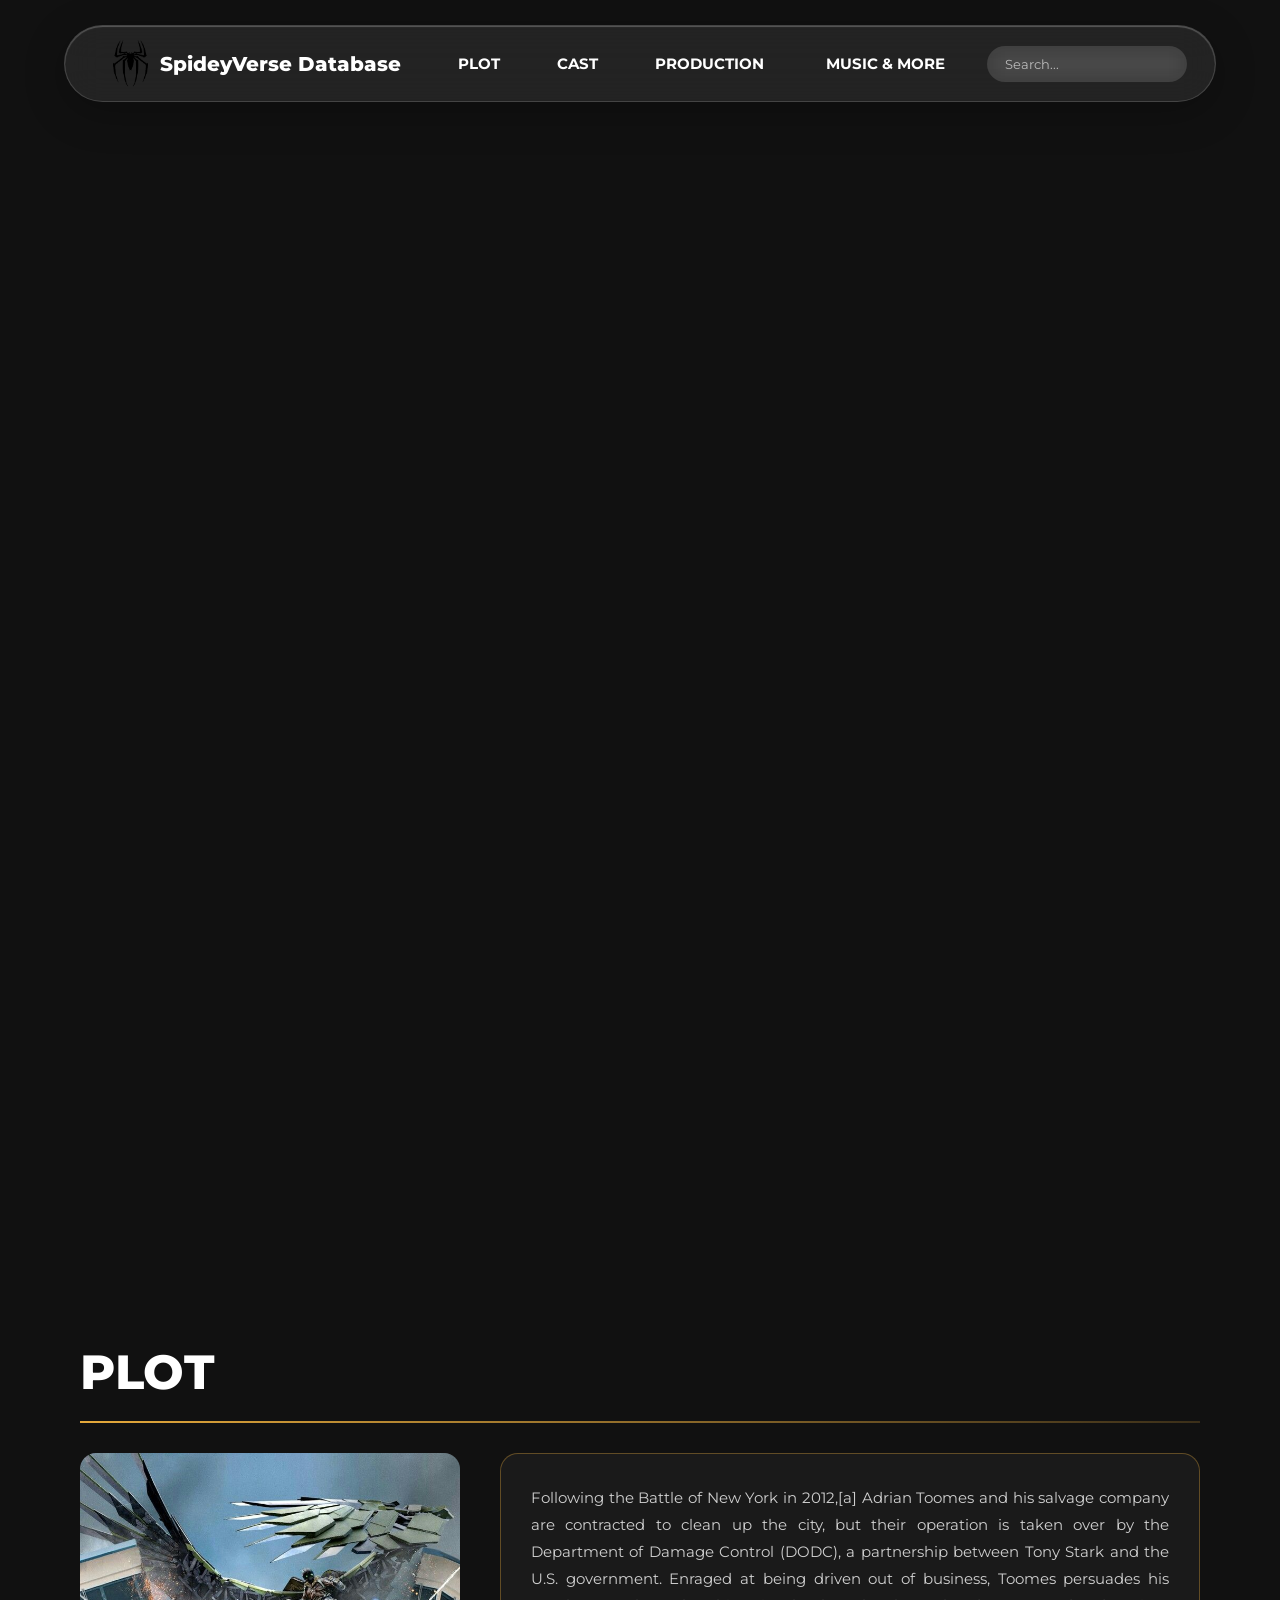
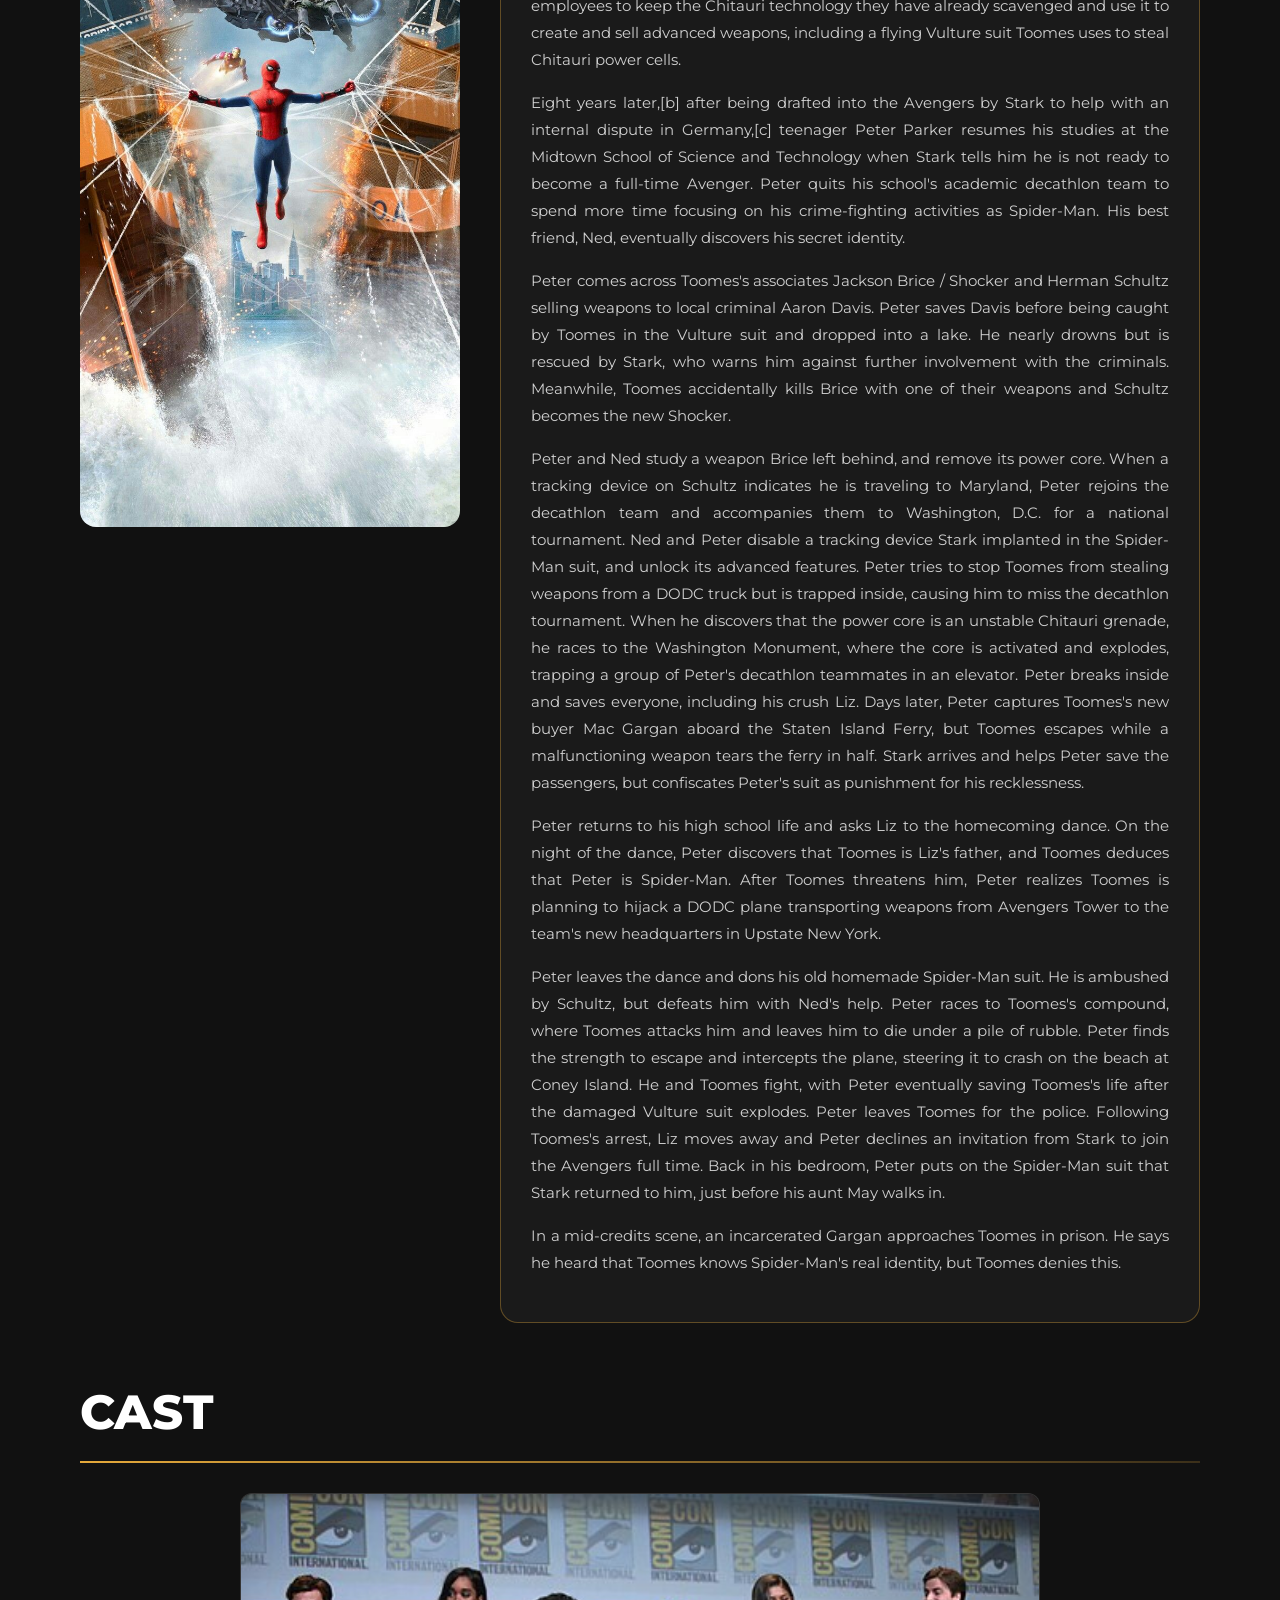
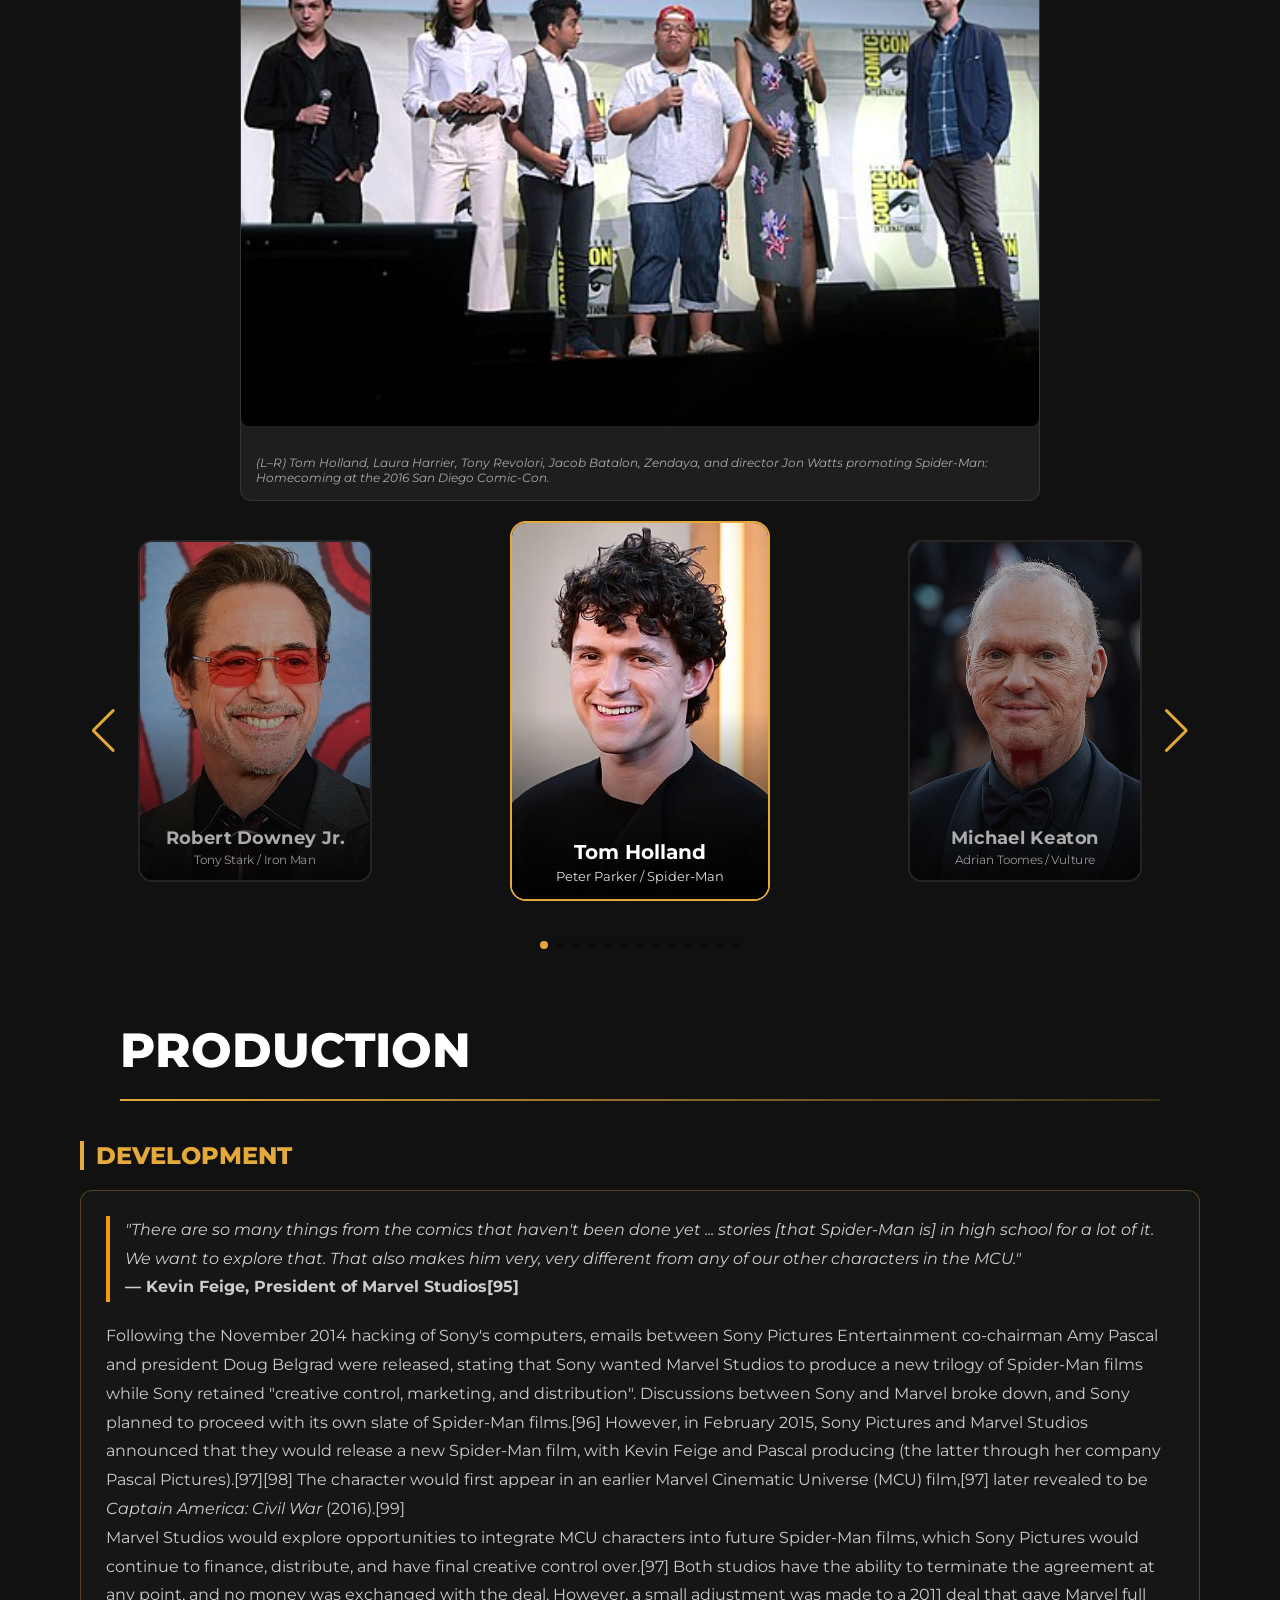
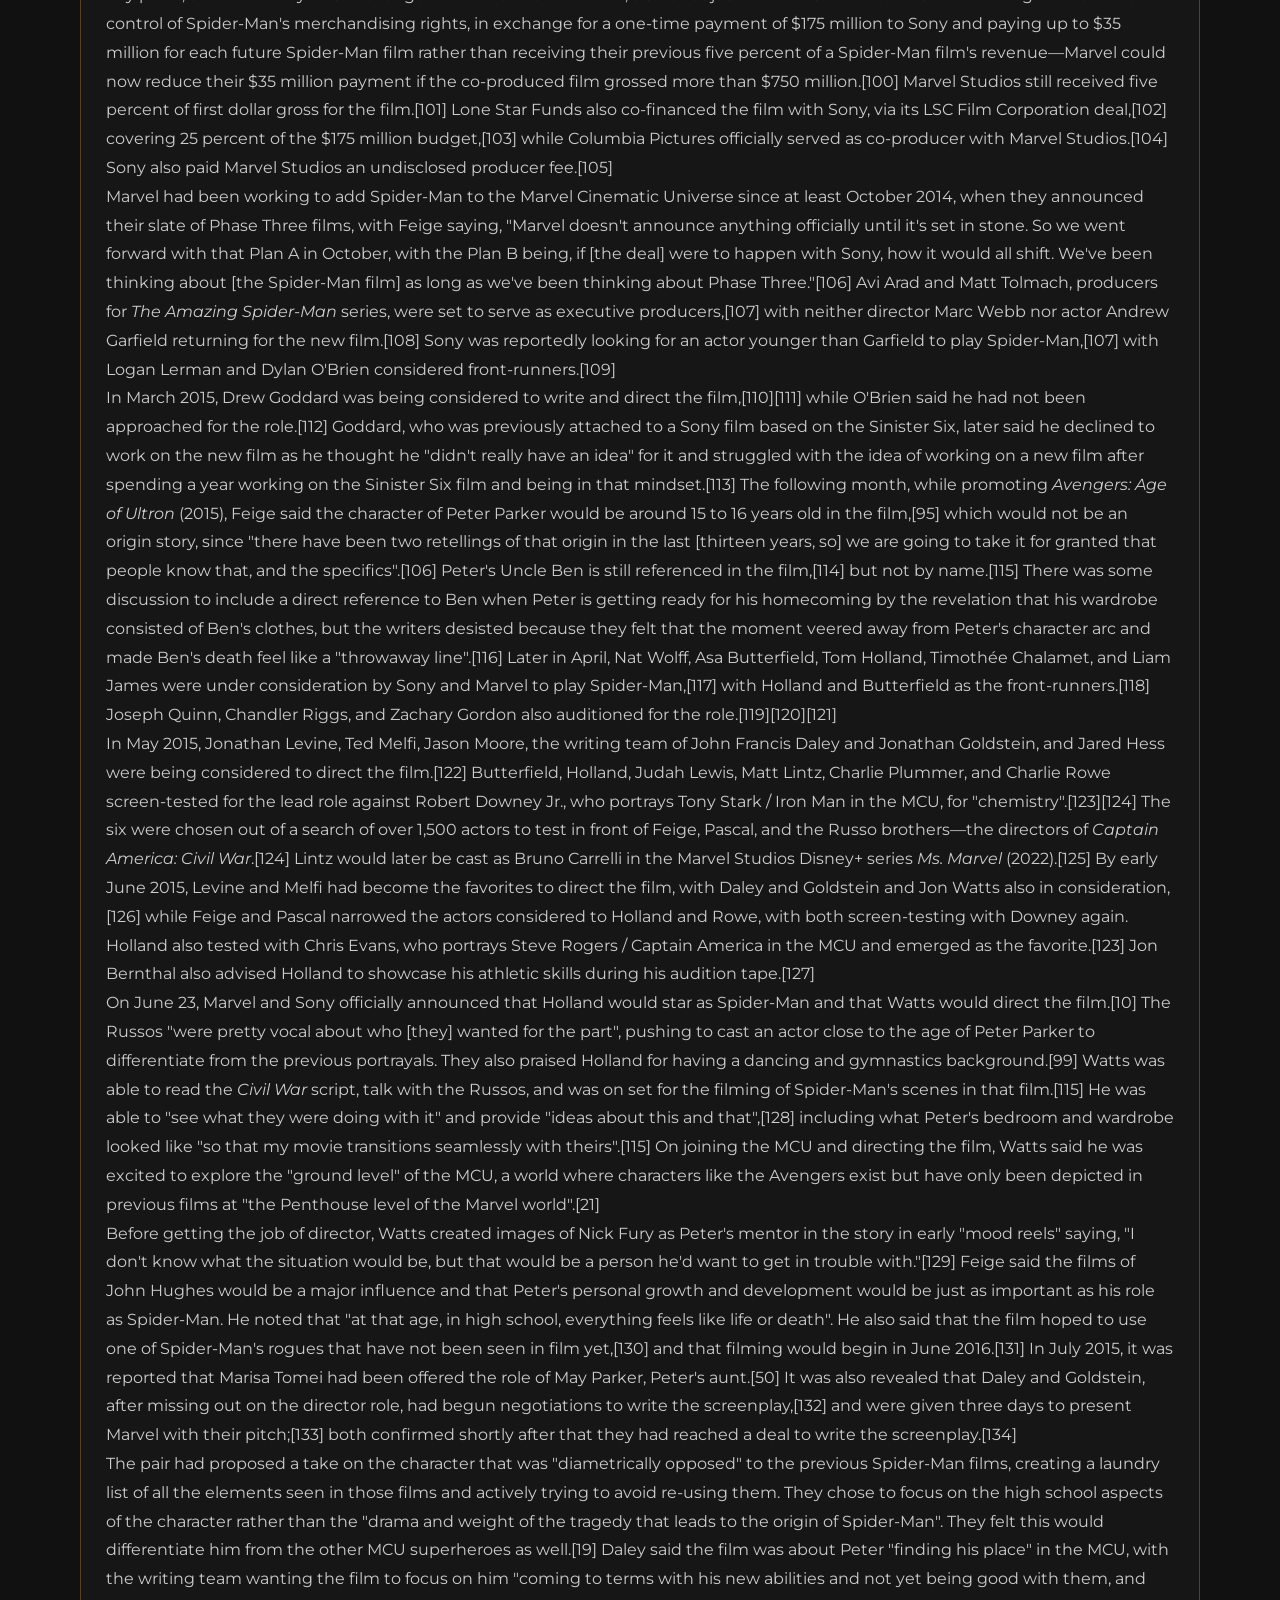
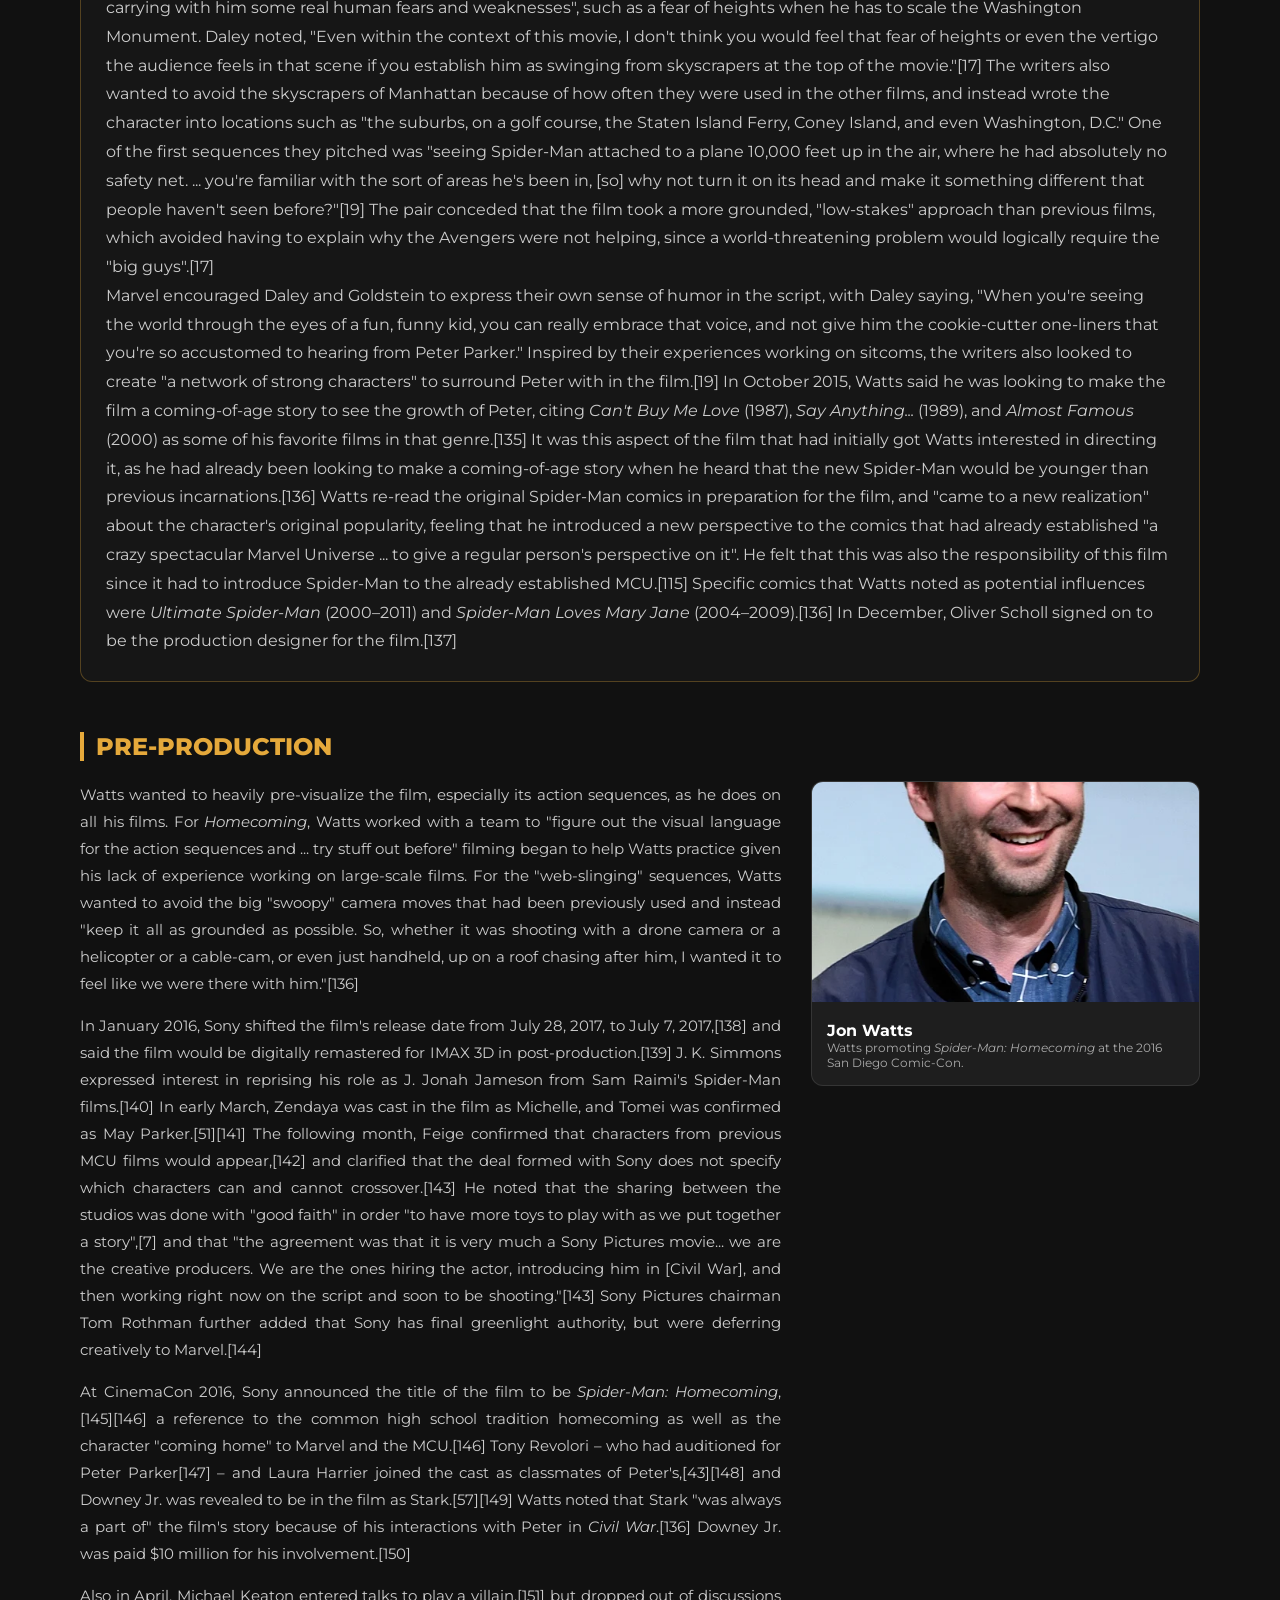
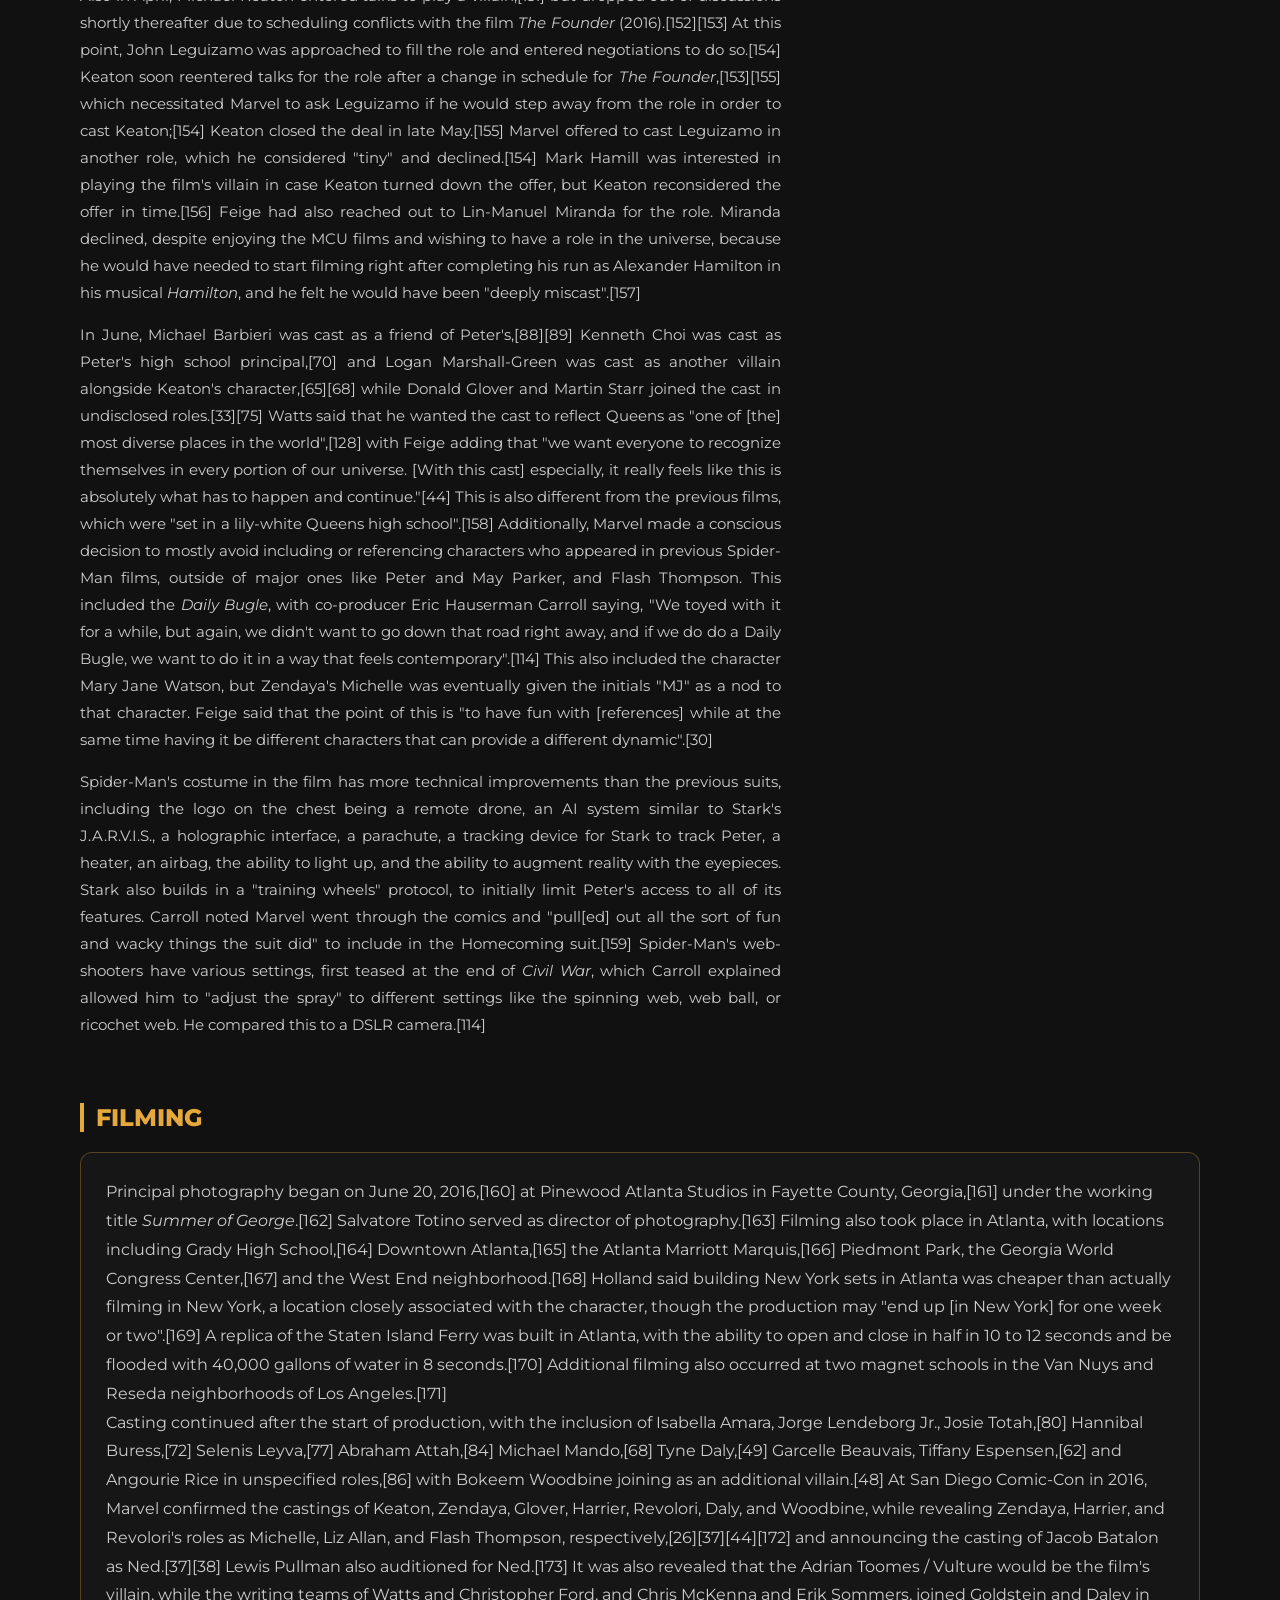
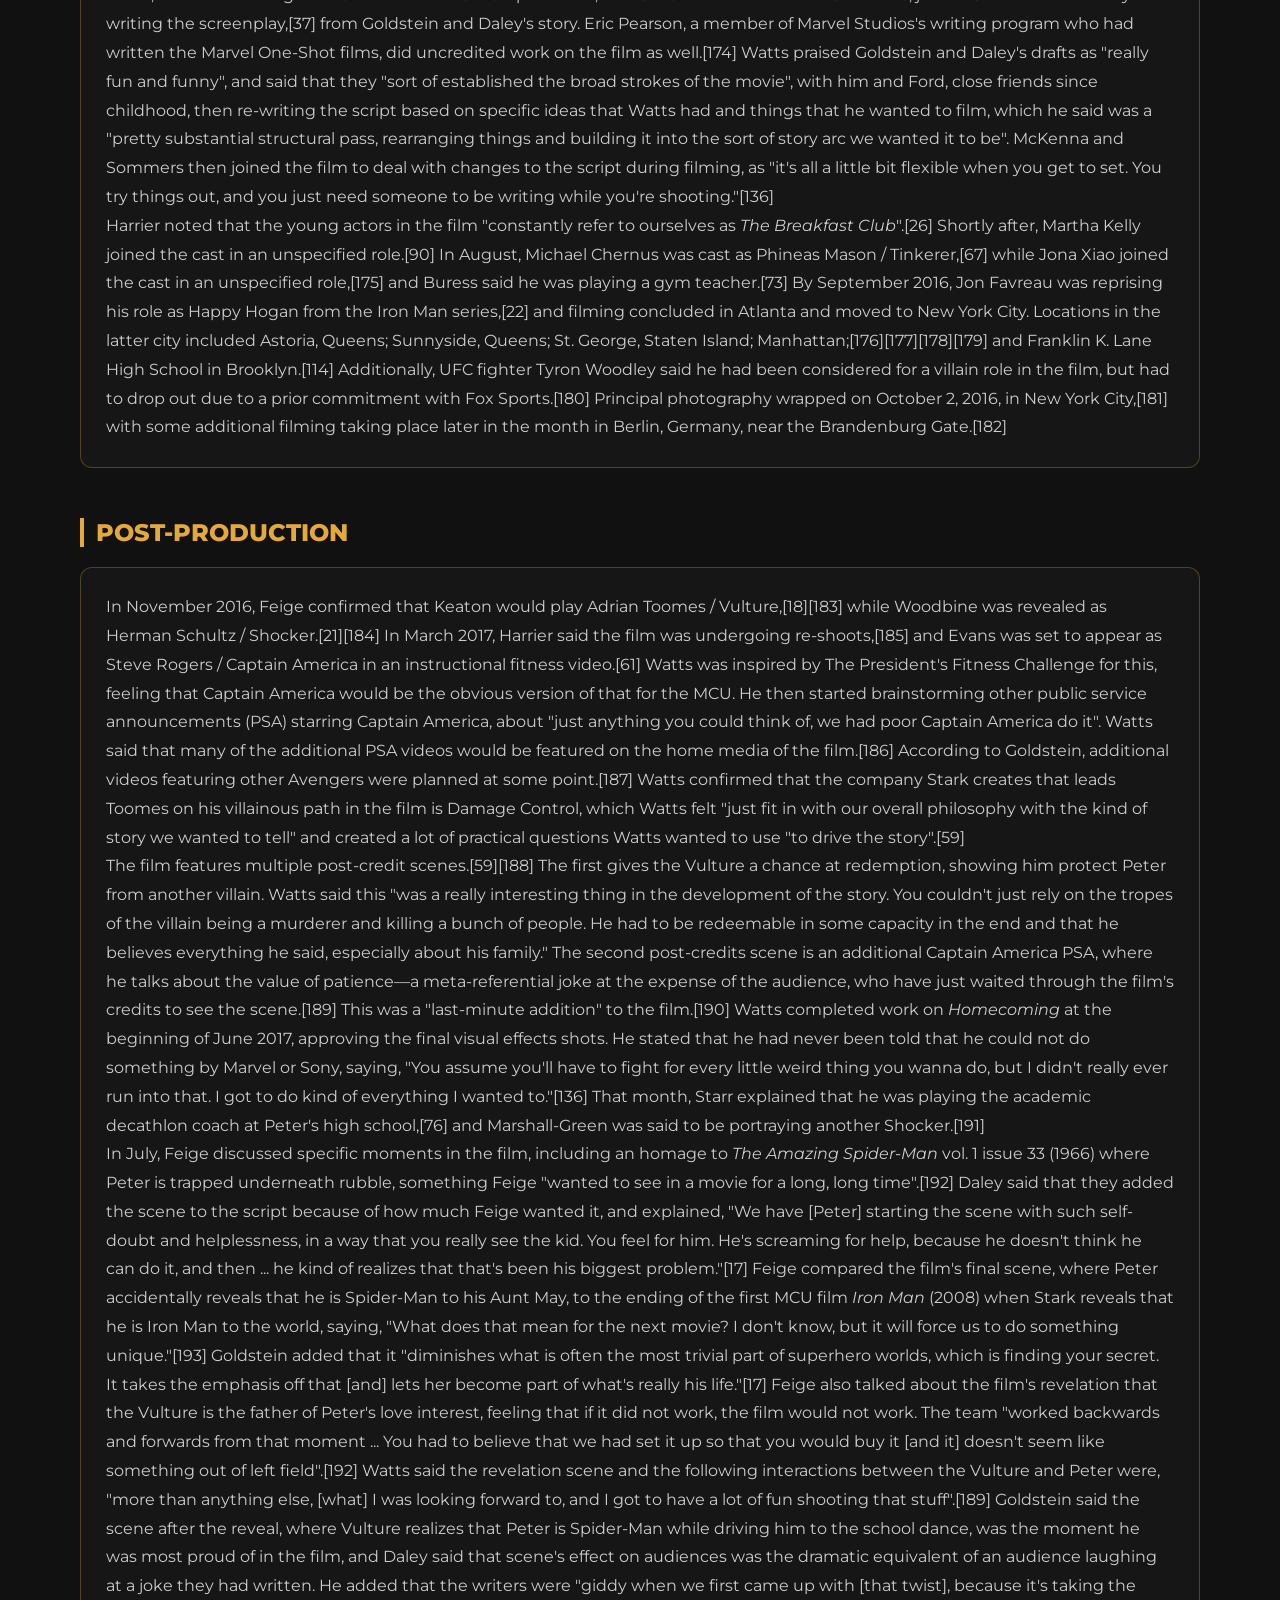
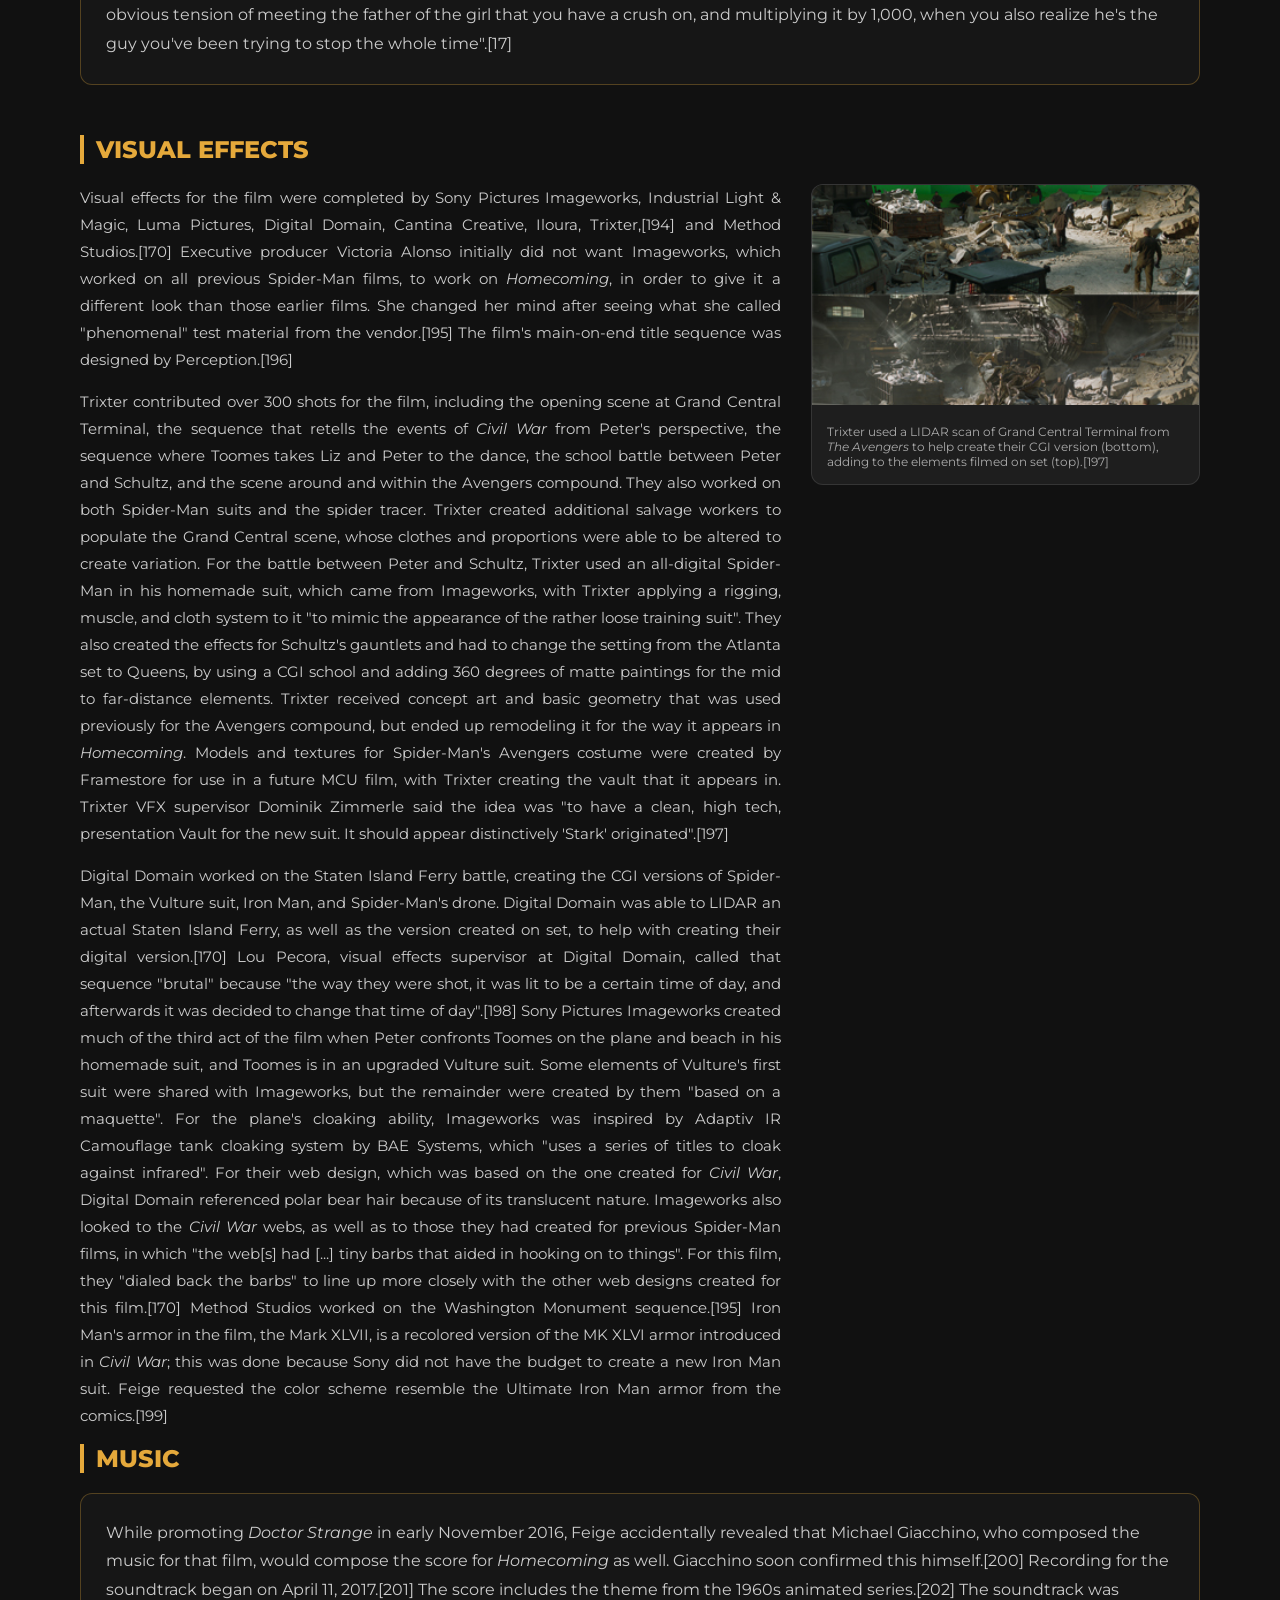
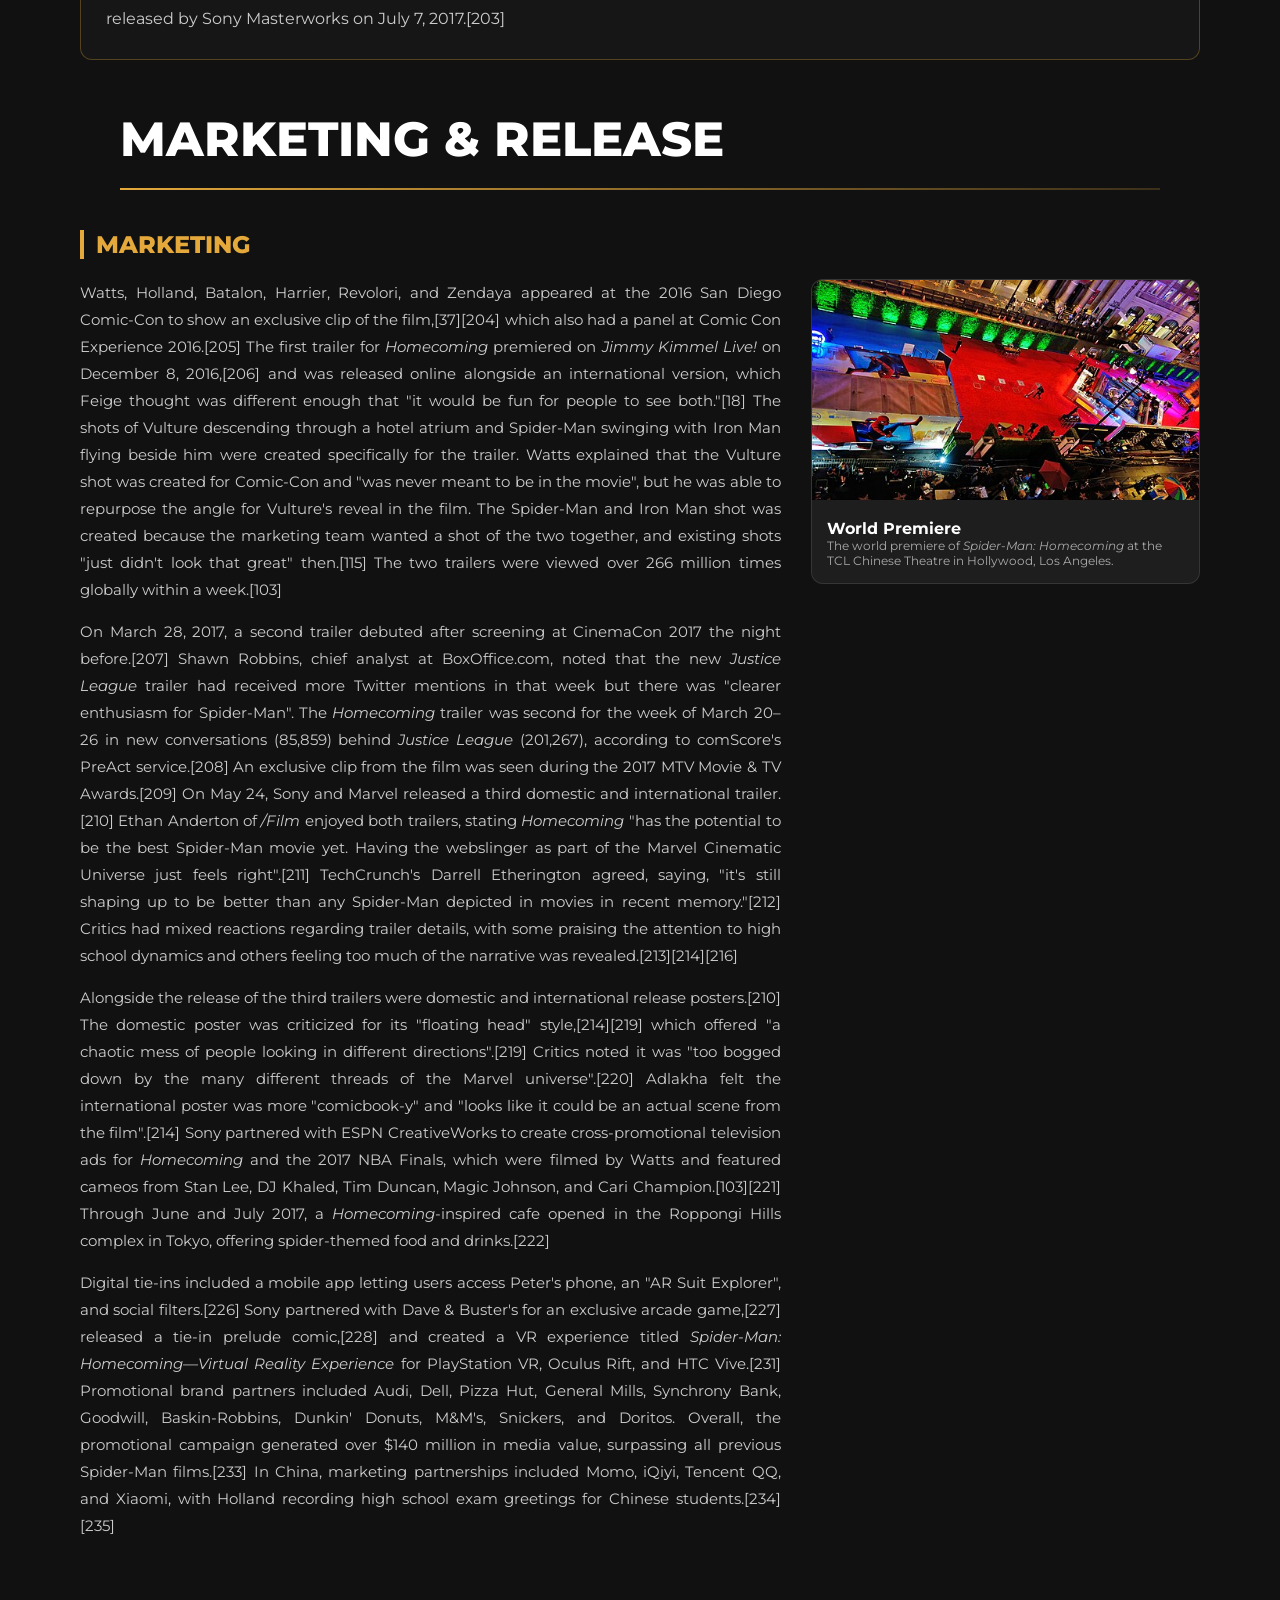
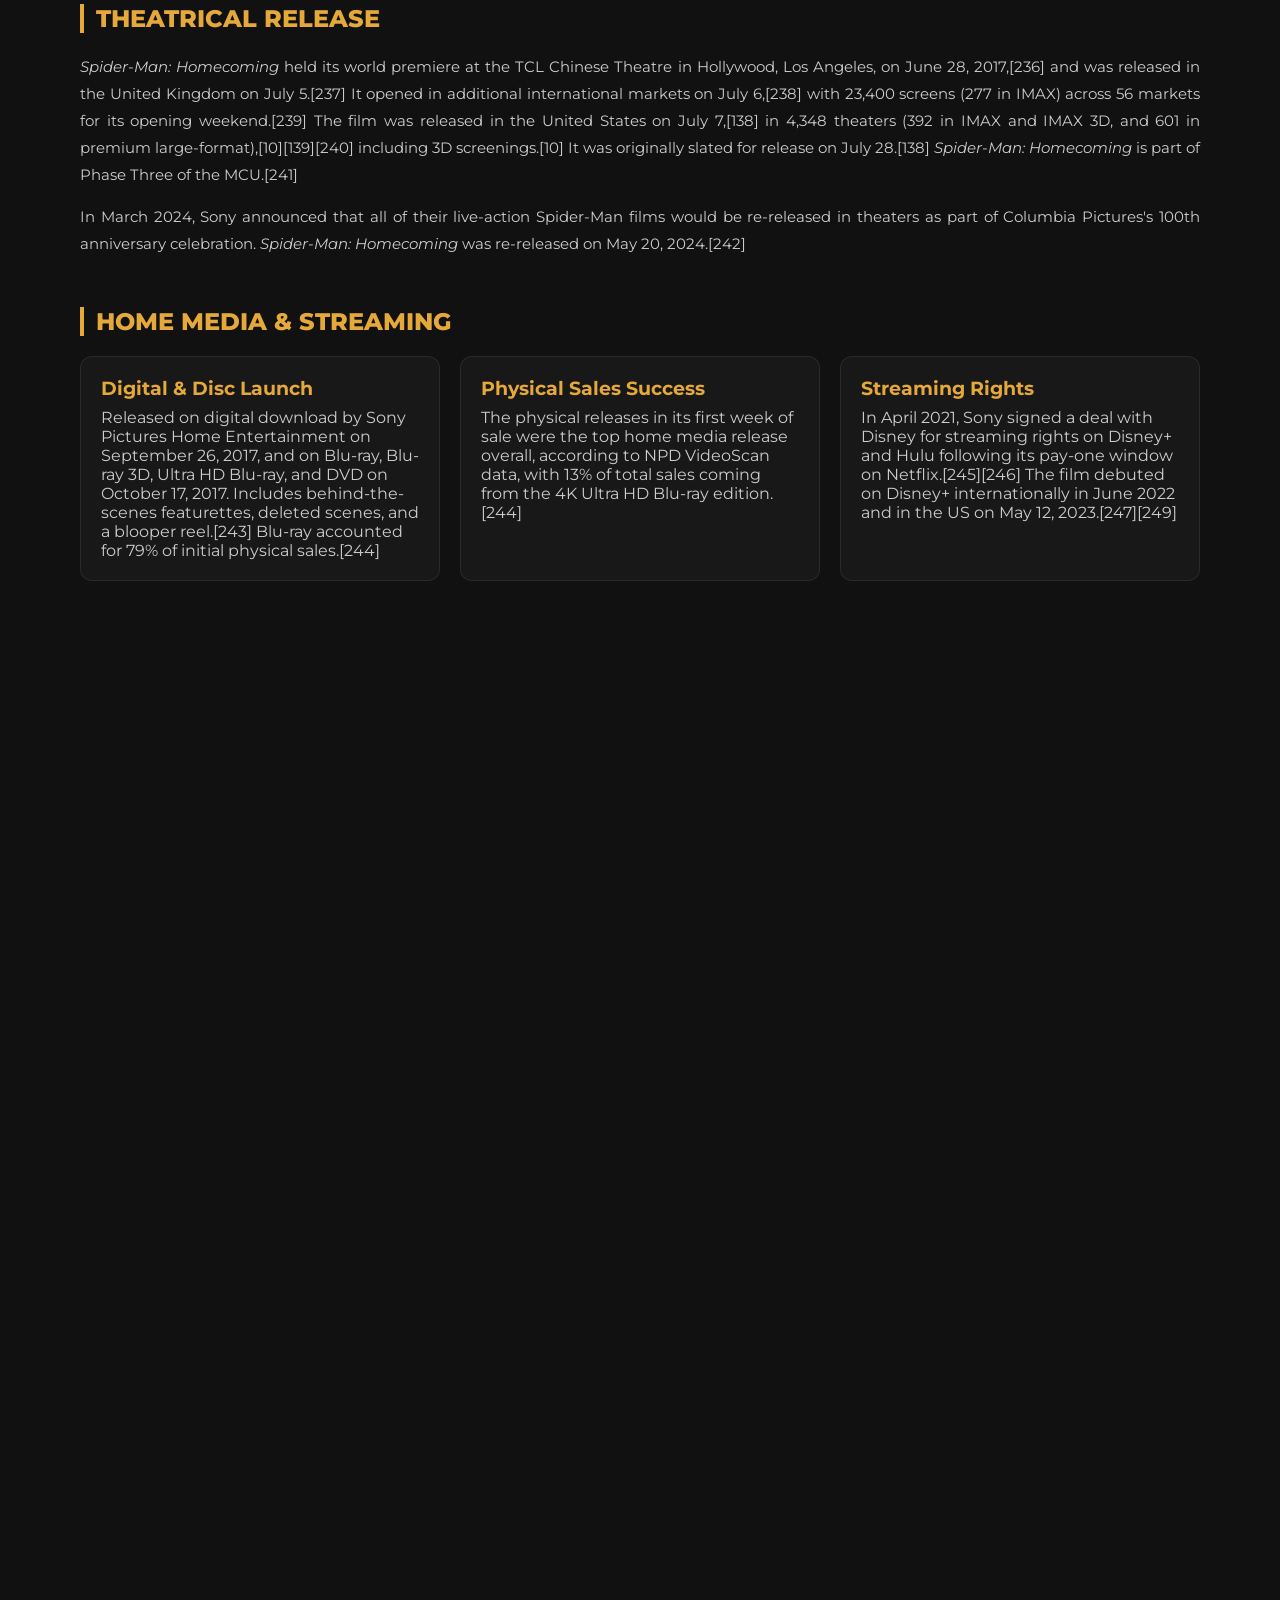
<file: homecoming.html>
<!DOCTYPE html>
<html lang="en">
<head>
    <meta charset="UTF-8">
    <meta name="viewport" content="width=device-width, initial-scale=1.0">
    <title>SpideyVerse Database</title>

    <link href="https://fonts.googleapis.com/css2?family=Montserrat:wght@400;500;700;900&display=swap" rel="stylesheet">

    <link rel="stylesheet" href="https://cdn.jsdelivr.net/npm/swiper@11/swiper-bundle.min.css" />

    <link rel="stylesheet" href="CSS/style.css">

    <script type="text/javascript" src="JS/search.js"></script>
    <script type="text/javascript" src="JS/entrance.js"></script>
</head>

<body>
	<header>

    <nav class="navbar">

        <div class="logo-area">
			<a href="index.html">
            <img src="IMG/logo.png" alt="Logo">
            <h2>SpideyVerse Database</h2>
			</a>
        </div>

        <ul class="nav-links">
            <li><a href="#plot">PLOT</a></li>
            <li><a href="#cast">CAST</a></li>
            
            <li class="dropdown">
                <a href="#production">PRODUCTION <i class="fas fa-chevron-down" style="font-size: 11px; margin-left: 5px;"></i></a>
                <ul class="dropdown-menu">
                    <li><a href="#pre-production">Pre-Production</a></li>
                    <li><a href="#filming">Filming</a></li>
                    <li><a href="#post-production">Post-Production</a></li>
                    <li><a href="#visual">Visual Effects</a></li>
                </ul>
            </li>

            <li class="dropdown">
                <a href="#music">MUSIC & MORE <i class="fas fa-chevron-down" style="font-size: 11px; margin-left: 5px;"></i></a>
                <ul class="dropdown-menu">
                    <li><a href="#release">Marketing & Release</a></li>
					<li><a href="#theatrical">Theatrical Release</a></li>
					<li><a href="#homemedia">Home Media & Streaming</a></li>
                    <li><a href="#boxoffice">Box Office Performance</a></li>
                    <li><a href="#reception">Critical Reception</a></li>
                    <li><a href="#accolades">Major Accolades</a></li>
                    <li><a href="#sequels">Sequels & Future Trilogy</a></li>
                </ul>
            </li>
        </ul>

        <div class="search-box">
            <input type="text" id="searchInput" placeholder="Search...">
        </div>

    </nav>
</header>
       
<main class="hero-container">
    <div class="hero-content">
        <p class="sub-title">Limited Series</p>
        <h1 class="main-title">SPIDER-MAN: HOMECOMING (2017)</h1>
        <div class="divider"></div>
        <p class="description">
            <em>Spider-Man: Homecoming</em> is a 2017 American superhero film based on the Marvel Comics character Spider-Man. Produced by Columbia Pictures, Marvel Studios, and Pascal Pictures, and distributed by Sony Pictures Releasing, it is the second Spider-Man film reboot and the 16th film in the Marvel Cinematic Universe (MCU). Directed by Jon Watts from a screenplay by the writing teams of Jonathan Goldstein and John Francis Daley, Watts and Christopher Ford, and Chris McKenna and Erik Sommers, the film stars Tom Holland as Peter Parker / Spider-Man alongside Michael Keaton, Jon Favreau, Gwyneth Paltrow, Zendaya, Donald Glover, Jacob Batalon, Laura Harrier, Tony Revolori, Bokeem Woodbine, Tyne Daly, Marisa Tomei, and Robert Downey Jr. In the film, Peter tries to balance high school life with being the hero Spider-Man while facing the Vulture (Keaton).
        </p>
        <p class="description">
            In February 2015, Marvel Studios and Sony reached a deal to share the film rights for Spider-Man, integrating the character into the established MCU. The following June, Holland was cast as Spider-Man, and Watts was hired to direct. Soon after, Daley and Goldstein joined the project. In April 2016, the film's title was revealed, along with additional cast members, including Downey Jr. in his MCU role of Tony Stark / Iron Man. Principal photography began in June 2016 at Pinewood Atlanta Studios in Fayette County, Georgia, and also took place in Atlanta, Los Angeles, New York City, and Berlin. The film's additional screenwriters were revealed during filming, which wrapped in October 2016. The filmmakers made efforts to differentiate the film from previous Spider-Man films.
        </p>
        <p class="description">
            <em>Spider-Man: Homecoming</em> premiered in Hollywood, Los Angeles, on June 28, 2017, and was released in the United States on July 7, as part of Phase Three of the MCU. The film grossed $880.9 million worldwide, becoming the second-most-successful Spider-Man film and the sixth-highest-grossing film of 2017. It received positive reviews for its light tone, its focus on Peter's high school life, and its acting, particularly of Holland and Keaton. Two sequels have been released: <em>Spider-Man: Far From Home</em> (2019) and <em>Spider-Man: No Way Home</em> (2021). A new trilogy of live-action films from Sony and Marvel Studios is in development, beginning with <em>Spider-Man: Brand New Day</em> (2026).
        </p>
    </div>
    
    <div class="posters">
        <img src="IMG/poster (2).jpg" alt="Spider-Man: Homecoming Poster">
    </div>
</main>

<div id="plot" class="subheader">
    <h2 class="section-title-large">PLOT</h2>
    <div class="yellow-divider-long"></div>
        
    <div class="production-content">

        <div class="production-image">
            <img src="IMG/layout (3).jpg" alt="Spider-Man: Homecoming Scene">
        </div>

        <div class="production-box">
            <p>Following the Battle of New York in 2012,[a] Adrian Toomes and his salvage company are contracted to clean up the city, but their operation is taken over by the Department of Damage Control (DODC), a partnership between Tony Stark and the U.S. government. Enraged at being driven out of business, Toomes persuades his employees to keep the Chitauri technology they have already scavenged and use it to create and sell advanced weapons, including a flying Vulture suit Toomes uses to steal Chitauri power cells.</p>
        
            <p>Eight years later,[b] after being drafted into the Avengers by Stark to help with an internal dispute in Germany,[c] teenager Peter Parker resumes his studies at the Midtown School of Science and Technology when Stark tells him he is not ready to become a full-time Avenger. Peter quits his school's academic decathlon team to spend more time focusing on his crime-fighting activities as Spider-Man. His best friend, Ned, eventually discovers his secret identity.</p>
        
            <p>Peter comes across Toomes's associates Jackson Brice / Shocker and Herman Schultz selling weapons to local criminal Aaron Davis. Peter saves Davis before being caught by Toomes in the Vulture suit and dropped into a lake. He nearly drowns but is rescued by Stark, who warns him against further involvement with the criminals. Meanwhile, Toomes accidentally kills Brice with one of their weapons and Schultz becomes the new Shocker.</p>
        
            <p>Peter and Ned study a weapon Brice left behind, and remove its power core. When a tracking device on Schultz indicates he is traveling to Maryland, Peter rejoins the decathlon team and accompanies them to Washington, D.C. for a national tournament. Ned and Peter disable a tracking device Stark implanted in the Spider-Man suit, and unlock its advanced features. Peter tries to stop Toomes from stealing weapons from a DODC truck but is trapped inside, causing him to miss the decathlon tournament. When he discovers that the power core is an unstable Chitauri grenade, he races to the Washington Monument, where the core is activated and explodes, trapping a group of Peter's decathlon teammates in an elevator. Peter breaks inside and saves everyone, including his crush Liz. Days later, Peter captures Toomes's new buyer Mac Gargan aboard the Staten Island Ferry, but Toomes escapes while a malfunctioning weapon tears the ferry in half. Stark arrives and helps Peter save the passengers, but confiscates Peter's suit as punishment for his recklessness.</p>
        
            <p>Peter returns to his high school life and asks Liz to the homecoming dance. On the night of the dance, Peter discovers that Toomes is Liz's father, and Toomes deduces that Peter is Spider-Man. After Toomes threatens him, Peter realizes Toomes is planning to hijack a DODC plane transporting weapons from Avengers Tower to the team's new headquarters in Upstate New York.</p>
        
            <p>Peter leaves the dance and dons his old homemade Spider-Man suit. He is ambushed by Schultz, but defeats him with Ned's help. Peter races to Toomes's compound, where Toomes attacks him and leaves him to die under a pile of rubble. Peter finds the strength to escape and intercepts the plane, steering it to crash on the beach at Coney Island. He and Toomes fight, with Peter eventually saving Toomes's life after the damaged Vulture suit explodes. Peter leaves Toomes for the police. Following Toomes's arrest, Liz moves away and Peter declines an invitation from Stark to join the Avengers full time. Back in his bedroom, Peter puts on the Spider-Man suit that Stark returned to him, just before his aunt May walks in.</p>

            <p>In a mid-credits scene, an incarcerated Gargan approaches Toomes in prison. He says he heard that Toomes knows Spider-Man's real identity, but Toomes denies this.</p>
        </div>

    </div>
</div>
	
	<section id="cast" class="cast-section">

    <h2 class="section-title-large">CAST</h2>

    <div class="yellow-divider-long"></div>

        <div class="prod-card-img" style="max-width: 800px; margin: 0 auto;">
            <img src="IMG/layout (8).jpg" alt="Spider-Man: Homecoming Cast at SDCC 2016" style="width: 100%; height: auto; border-radius: 8px;">
            <div class="img-caption" style="margin-top: 10px;">
                <p><em>(L–R) Tom Holland, Laura Harrier, Tony Revolori, Jacob Batalon, Zendaya, and director Jon Watts promoting Spider-Man: Homecoming at the 2016 San Diego Comic-Con.</em></p>
            </div>
        </div>
		
    <div class="swiper actorSwiper">

        <div class="swiper-wrapper">
            <div class="swiper-slide">
                <div class="actor-card">
                    <img src="IMG/tom_holland.webp" alt="Tom Holland">
                    <div class="overlay">
                        <h3>Tom Holland</h3>
                        <p>Peter Parker / Spider-Man</p>
                    </div>
                </div>
            </div>

            <div class="swiper-slide">
                <div class="actor-card">
                    <img src="IMG/michael_keaton.jpg" alt="Michael Keaton">
                    <div class="overlay">
                        <h3>Michael Keaton</h3>
                        <p>Adrian Toomes / Vulture</p>
                    </div>
                </div>
            </div>

            <div class="swiper-slide">
                <div class="actor-card">
                    <img src="IMG/jon_favreau.jpeg" alt="Jon Favreau">
                    <div class="overlay">
                        <h3>Jon Favreau</h3>
                        <p>Happy Hogan</p>
                    </div>
                </div>
            </div>

            <div class="swiper-slide">
                <div class="actor-card">
                    <img src="IMG/gwyneth_paltrow.jpg" alt="Gwyneth Paltrow">
                    <div class="overlay">
                        <h3>Gwyneth Paltrow</h3>
                        <p>Pepper Potts</p>
                    </div>
                </div>
            </div>

            <div class="swiper-slide">
                <div class="actor-card">
                    <img src="IMG/zendaya.webp" alt="Zendaya">
                    <div class="overlay">
                        <h3>Zendaya</h3>
                        <p>Michelle "MJ"</p>
                    </div>
                </div>
            </div>

            <div class="swiper-slide">
                <div class="actor-card">
                    <img src="IMG/donald_glover.webp" alt="Donald Glover">
                    <div class="overlay">
                        <h3>Donald Glover</h3>
                        <p>Aaron Davis</p>
                    </div>
                </div>
            </div>

            <div class="swiper-slide">
                <div class="actor-card">
                    <img src="IMG/jacob_batalon.jpg" alt="Jacob Batalon">
                    <div class="overlay">
                        <h3>Jacob Batalon</h3>
                        <p>Ned Leeds</p>
                    </div>
                </div>
            </div>

            <div class="swiper-slide">
                <div class="actor-card">
                    <img src="IMG/laura_harrier.jpg" alt="Laura Harrier">
                    <div class="overlay">
                        <h3>Laura Harrier</h3>
                        <p>Liz</p>
                    </div>
                </div>
            </div>

            <div class="swiper-slide">
                <div class="actor-card">
                    <img src="IMG/tony_revolori.jpg" alt="Tony Revolori">
                    <div class="overlay">
                        <h3>Tony Revolori</h3>
                        <p>Flash Thompson</p>
                    </div>
                </div>
            </div>

            <div class="swiper-slide">
                <div class="actor-card">
                    <img src="IMG/bokeem.jpg" alt="Bokeem Woodbine">
                    <div class="overlay">
                        <h3>Bokeem Woodbine</h3>
                        <p>Herman Schultz / Shocker</p>
                    </div>
                </div>
            </div>

            <div class="swiper-slide">
                <div class="actor-card">
                    <img src="IMG/tyne_daly.jpg" alt="Tyne Daly">
                    <div class="overlay">
                        <h3>Tyne Daly</h3>
                        <p>Anne Marie Hoag</p>
                    </div>
                </div>
            </div>

            <div class="swiper-slide">
                <div class="actor-card">
                    <img src="IMG/marisa_tomei.webp" alt="Marisa Tomei">
                    <div class="overlay">
                        <h3>Marisa Tomei</h3>
                        <p>May Parker</p>
                    </div>
                </div>
            </div>

            <div class="swiper-slide">
                <div class="actor-card">
                    <img src="IMG/robert_downey.webp" alt="Robert Downey Jr.">
                    <div class="overlay">
                        <h3>Robert Downey Jr.</h3>
                        <p>Tony Stark / Iron Man</p>
                    </div>
                </div>
            </div>

        </div>

        <div class="swiper-button-prev"></div>

        <div class="swiper-button-next"></div>

        <div class="swiper-pagination"></div>

    </div>

</section>
	
<section id="production" class="production-section">
    <div class="subheader">
        <h2 class="section-title-large">PRODUCTION</h2>
        <div class="yellow-divider-long"></div>
    </div>

    <div id="development" class="prod-block">
        <h3 class="prod-subtitle">DEVELOPMENT</h3>
        
        <div class="prod-grid">
            <div class="vfx-container">
                <blockquote style="border-left: 4px solid #f39c12; padding-left: 15px; margin: 0 0 20px 0; font-style: italic;">
                    "There are so many things from the comics that haven't been done yet ... stories [that Spider-Man is] in high school for a lot of it. We want to explore that. That also makes him very, very different from any of our other characters in the MCU."
                    <br><strong style="font-style: normal;">— Kevin Feige, President of Marvel Studios[95]</strong>
                </blockquote>

                <p>Following the November 2014 hacking of Sony's computers, emails between Sony Pictures Entertainment co-chairman Amy Pascal and president Doug Belgrad were released, stating that Sony wanted Marvel Studios to produce a new trilogy of Spider-Man films while Sony retained "creative control, marketing, and distribution". Discussions between Sony and Marvel broke down, and Sony planned to proceed with its own slate of Spider-Man films.[96] However, in February 2015, Sony Pictures and Marvel Studios announced that they would release a new Spider-Man film, with Kevin Feige and Pascal producing (the latter through her company Pascal Pictures).[97][98] The character would first appear in an earlier Marvel Cinematic Universe (MCU) film,[97] later revealed to be <em>Captain America: Civil War</em> (2016).[99]</p>

                <p>Marvel Studios would explore opportunities to integrate MCU characters into future Spider-Man films, which Sony Pictures would continue to finance, distribute, and have final creative control over.[97] Both studios have the ability to terminate the agreement at any point, and no money was exchanged with the deal. However, a small adjustment was made to a 2011 deal that gave Marvel full control of Spider-Man's merchandising rights, in exchange for a one-time payment of $175 million to Sony and paying up to $35 million for each future Spider-Man film rather than receiving their previous five percent of a Spider-Man film's revenue—Marvel could now reduce their $35 million payment if the co-produced film grossed more than $750 million.[100] Marvel Studios still received five percent of first dollar gross for the film.[101] Lone Star Funds also co-financed the film with Sony, via its LSC Film Corporation deal,[102] covering 25 percent of the $175 million budget,[103] while Columbia Pictures officially served as co-producer with Marvel Studios.[104] Sony also paid Marvel Studios an undisclosed producer fee.[105]</p>

                <p>Marvel had been working to add Spider-Man to the Marvel Cinematic Universe since at least October 2014, when they announced their slate of Phase Three films, with Feige saying, "Marvel doesn't announce anything officially until it's set in stone. So we went forward with that Plan A in October, with the Plan B being, if [the deal] were to happen with Sony, how it would all shift. We've been thinking about [the Spider-Man film] as long as we've been thinking about Phase Three."[106] Avi Arad and Matt Tolmach, producers for <em>The Amazing Spider-Man</em> series, were set to serve as executive producers,[107] with neither director Marc Webb nor actor Andrew Garfield returning for the new film.[108] Sony was reportedly looking for an actor younger than Garfield to play Spider-Man,[107] with Logan Lerman and Dylan O'Brien considered front-runners.[109]</p>

                <p>In March 2015, Drew Goddard was being considered to write and direct the film,[110][111] while O'Brien said he had not been approached for the role.[112] Goddard, who was previously attached to a Sony film based on the Sinister Six, later said he declined to work on the new film as he thought he "didn't really have an idea" for it and struggled with the idea of working on a new film after spending a year working on the Sinister Six film and being in that mindset.[113] The following month, while promoting <em>Avengers: Age of Ultron</em> (2015), Feige said the character of Peter Parker would be around 15 to 16 years old in the film,[95] which would not be an origin story, since "there have been two retellings of that origin in the last [thirteen years, so] we are going to take it for granted that people know that, and the specifics".[106] Peter's Uncle Ben is still referenced in the film,[114] but not by name.[115] There was some discussion to include a direct reference to Ben when Peter is getting ready for his homecoming by the revelation that his wardrobe consisted of Ben's clothes, but the writers desisted because they felt that the moment veered away from Peter's character arc and made Ben's death feel like a "throwaway line".[116] Later in April, Nat Wolff, Asa Butterfield, Tom Holland, Timothée Chalamet, and Liam James were under consideration by Sony and Marvel to play Spider-Man,[117] with Holland and Butterfield as the front-runners.[118] Joseph Quinn, Chandler Riggs, and Zachary Gordon also auditioned for the role.[119][120][121]</p>

                <p>In May 2015, Jonathan Levine, Ted Melfi, Jason Moore, the writing team of John Francis Daley and Jonathan Goldstein, and Jared Hess were being considered to direct the film.[122] Butterfield, Holland, Judah Lewis, Matt Lintz, Charlie Plummer, and Charlie Rowe screen-tested for the lead role against Robert Downey Jr., who portrays Tony Stark / Iron Man in the MCU, for "chemistry".[123][124] The six were chosen out of a search of over 1,500 actors to test in front of Feige, Pascal, and the Russo brothers—the directors of <em>Captain America: Civil War</em>.[124] Lintz would later be cast as Bruno Carrelli in the Marvel Studios Disney+ series <em>Ms. Marvel</em> (2022).[125] By early June 2015, Levine and Melfi had become the favorites to direct the film, with Daley and Goldstein and Jon Watts also in consideration,[126] while Feige and Pascal narrowed the actors considered to Holland and Rowe, with both screen-testing with Downey again. Holland also tested with Chris Evans, who portrays Steve Rogers / Captain America in the MCU and emerged as the favorite.[123] Jon Bernthal also advised Holland to showcase his athletic skills during his audition tape.[127]</p>

                <p>On June 23, Marvel and Sony officially announced that Holland would star as Spider-Man and that Watts would direct the film.[10] The Russos "were pretty vocal about who [they] wanted for the part", pushing to cast an actor close to the age of Peter Parker to differentiate from the previous portrayals. They also praised Holland for having a dancing and gymnastics background.[99] Watts was able to read the <em>Civil War</em> script, talk with the Russos, and was on set for the filming of Spider-Man's scenes in that film.[115] He was able to "see what they were doing with it" and provide "ideas about this and that",[128] including what Peter's bedroom and wardrobe looked like "so that my movie transitions seamlessly with theirs".[115] On joining the MCU and directing the film, Watts said he was excited to explore the "ground level" of the MCU, a world where characters like the Avengers exist but have only been depicted in previous films at "the Penthouse level of the Marvel world".[21]</p>

                <p>Before getting the job of director, Watts created images of Nick Fury as Peter's mentor in the story in early "mood reels" saying, "I don't know what the situation would be, but that would be a person he'd want to get in trouble with."[129] Feige said the films of John Hughes would be a major influence and that Peter's personal growth and development would be just as important as his role as Spider-Man. He noted that "at that age, in high school, everything feels like life or death". He also said that the film hoped to use one of Spider-Man's rogues that have not been seen in film yet,[130] and that filming would begin in June 2016.[131] In July 2015, it was reported that Marisa Tomei had been offered the role of May Parker, Peter's aunt.[50] It was also revealed that Daley and Goldstein, after missing out on the director role, had begun negotiations to write the screenplay,[132] and were given three days to present Marvel with their pitch;[133] both confirmed shortly after that they had reached a deal to write the screenplay.[134]</p>

                <p>The pair had proposed a take on the character that was "diametrically opposed" to the previous Spider-Man films, creating a laundry list of all the elements seen in those films and actively trying to avoid re-using them. They chose to focus on the high school aspects of the character rather than the "drama and weight of the tragedy that leads to the origin of Spider-Man". They felt this would differentiate him from the other MCU superheroes as well.[19] Daley said the film was about Peter "finding his place" in the MCU, with the writing team wanting the film to focus on him "coming to terms with his new abilities and not yet being good with them, and carrying with him some real human fears and weaknesses", such as a fear of heights when he has to scale the Washington Monument. Daley noted, "Even within the context of this movie, I don't think you would feel that fear of heights or even the vertigo the audience feels in that scene if you establish him as swinging from skyscrapers at the top of the movie."[17] The writers also wanted to avoid the skyscrapers of Manhattan because of how often they were used in the other films, and instead wrote the character into locations such as "the suburbs, on a golf course, the Staten Island Ferry, Coney Island, and even Washington, D.C." One of the first sequences they pitched was "seeing Spider-Man attached to a plane 10,000 feet up in the air, where he had absolutely no safety net. ... you're familiar with the sort of areas he's been in, [so] why not turn it on its head and make it something different that people haven't seen before?"[19] The pair conceded that the film took a more grounded, "low-stakes" approach than previous films, which avoided having to explain why the Avengers were not helping, since a world-threatening problem would logically require the "big guys".[17]</p>

                <p>Marvel encouraged Daley and Goldstein to express their own sense of humor in the script, with Daley saying, "When you're seeing the world through the eyes of a fun, funny kid, you can really embrace that voice, and not give him the cookie-cutter one-liners that you're so accustomed to hearing from Peter Parker." Inspired by their experiences working on sitcoms, the writers also looked to create "a network of strong characters" to surround Peter with in the film.[19] In October 2015, Watts said he was looking to make the film a coming-of-age story to see the growth of Peter, citing <em>Can't Buy Me Love</em> (1987), <em>Say Anything...</em> (1989), and <em>Almost Famous</em> (2000) as some of his favorite films in that genre.[135] It was this aspect of the film that had initially got Watts interested in directing it, as he had already been looking to make a coming-of-age story when he heard that the new Spider-Man would be younger than previous incarnations.[136] Watts re-read the original Spider-Man comics in preparation for the film, and "came to a new realization" about the character's original popularity, feeling that he introduced a new perspective to the comics that had already established "a crazy spectacular Marvel Universe ... to give a regular person's perspective on it". He felt that this was also the responsibility of this film since it had to introduce Spider-Man to the already established MCU.[115] Specific comics that Watts noted as potential influences were <em>Ultimate Spider-Man</em> (2000–2011) and <em>Spider-Man Loves Mary Jane</em> (2004–2009).[136] In December, Oliver Scholl signed on to be the production designer for the film.[137]</p>
            </div>
        </div>
    </div>

    <div id="pre-production" class="prod-block">
        <h3 class="prod-subtitle">PRE-PRODUCTION</h3>
        
        <div class="prod-grid">
            <div class="prod-text">
                <p>Watts wanted to heavily pre-visualize the film, especially its action sequences, as he does on all his films. For <em>Homecoming</em>, Watts worked with a team to "figure out the visual language for the action sequences and ... try stuff out before" filming began to help Watts practice given his lack of experience working on large-scale films. For the "web-slinging" sequences, Watts wanted to avoid the big "swoopy" camera moves that had been previously used and instead "keep it all as grounded as possible. So, whether it was shooting with a drone camera or a helicopter or a cable-cam, or even just handheld, up on a roof chasing after him, I wanted it to feel like we were there with him."[136]</p>

                <p>In January 2016, Sony shifted the film's release date from July 28, 2017, to July 7, 2017,[138] and said the film would be digitally remastered for IMAX 3D in post-production.[139] J. K. Simmons expressed interest in reprising his role as J. Jonah Jameson from Sam Raimi's Spider-Man films.[140] In early March, Zendaya was cast in the film as Michelle, and Tomei was confirmed as May Parker.[51][141] The following month, Feige confirmed that characters from previous MCU films would appear,[142] and clarified that the deal formed with Sony does not specify which characters can and cannot crossover.[143] He noted that the sharing between the studios was done with "good faith" in order "to have more toys to play with as we put together a story",[7] and that "the agreement was that it is very much a Sony Pictures movie... we are the creative producers. We are the ones hiring the actor, introducing him in [Civil War], and then working right now on the script and soon to be shooting."[143] Sony Pictures chairman Tom Rothman further added that Sony has final greenlight authority, but were deferring creatively to Marvel.[144]</p>

                <p>At CinemaCon 2016, Sony announced the title of the film to be <em>Spider-Man: Homecoming</em>,[145][146] a reference to the common high school tradition homecoming as well as the character "coming home" to Marvel and the MCU.[146] Tony Revolori – who had auditioned for Peter Parker[147] – and Laura Harrier joined the cast as classmates of Peter's,[43][148] and Downey Jr. was revealed to be in the film as Stark.[57][149] Watts noted that Stark "was always a part of" the film's story because of his interactions with Peter in <em>Civil War</em>.[136] Downey Jr. was paid $10 million for his involvement.[150]</p>

                <p>Also in April, Michael Keaton entered talks to play a villain,[151] but dropped out of discussions shortly thereafter due to scheduling conflicts with the film <em>The Founder</em> (2016).[152][153] At this point, John Leguizamo was approached to fill the role and entered negotiations to do so.[154] Keaton soon reentered talks for the role after a change in schedule for <em>The Founder</em>,[153][155] which necessitated Marvel to ask Leguizamo if he would step away from the role in order to cast Keaton;[154] Keaton closed the deal in late May.[155] Marvel offered to cast Leguizamo in another role, which he considered "tiny" and declined.[154] Mark Hamill was interested in playing the film's villain in case Keaton turned down the offer, but Keaton reconsidered the offer in time.[156] Feige had also reached out to Lin-Manuel Miranda for the role. Miranda declined, despite enjoying the MCU films and wishing to have a role in the universe, because he would have needed to start filming right after completing his run as Alexander Hamilton in his musical <em>Hamilton</em>, and he felt he would have been "deeply miscast".[157]</p>

                <p>In June, Michael Barbieri was cast as a friend of Peter's,[88][89] Kenneth Choi was cast as Peter's high school principal,[70] and Logan Marshall-Green was cast as another villain alongside Keaton's character,[65][68] while Donald Glover and Martin Starr joined the cast in undisclosed roles.[33][75] Watts said that he wanted the cast to reflect Queens as "one of [the] most diverse places in the world",[128] with Feige adding that "we want everyone to recognize themselves in every portion of our universe. [With this cast] especially, it really feels like this is absolutely what has to happen and continue."[44] This is also different from the previous films, which were "set in a lily-white Queens high school".[158] Additionally, Marvel made a conscious decision to mostly avoid including or referencing characters who appeared in previous Spider-Man films, outside of major ones like Peter and May Parker, and Flash Thompson. This included the <em>Daily Bugle</em>, with co-producer Eric Hauserman Carroll saying, "We toyed with it for a while, but again, we didn't want to go down that road right away, and if we do do a Daily Bugle, we want to do it in a way that feels contemporary".[114] This also included the character Mary Jane Watson, but Zendaya's Michelle was eventually given the initials "MJ" as a nod to that character. Feige said that the point of this is "to have fun with [references] while at the same time having it be different characters that can provide a different dynamic".[30]</p>

                <p>Spider-Man's costume in the film has more technical improvements than the previous suits, including the logo on the chest being a remote drone, an AI system similar to Stark's J.A.R.V.I.S., a holographic interface, a parachute, a tracking device for Stark to track Peter, a heater, an airbag, the ability to light up, and the ability to augment reality with the eyepieces. Stark also builds in a "training wheels" protocol, to initially limit Peter's access to all of its features. Carroll noted Marvel went through the comics and "pull[ed] out all the sort of fun and wacky things the suit did" to include in the Homecoming suit.[159] Spider-Man's web-shooters have various settings, first teased at the end of <em>Civil War</em>, which Carroll explained allowed him to "adjust the spray" to different settings like the spinning web, web ball, or ricochet web. He compared this to a DSLR camera.[114]</p>
            </div>

            <div class="prod-media">
                <div class="prod-card-img">
                    <img src="IMG/jon_watts.webp" alt="Director Jon Watts">
                    <div class="img-caption">
                        <h4>Jon Watts</h4>
                        <p>Watts promoting <em>Spider-Man: Homecoming</em> at the 2016 San Diego Comic-Con.</p>
                    </div>
                </div>
            </div>
        </div>
    </div>

    <div id="filming" class="prod-block">
        <h3 class="prod-subtitle">FILMING</h3>
        
        <div class="vfx-container">
            <p>Principal photography began on June 20, 2016,[160] at Pinewood Atlanta Studios in Fayette County, Georgia,[161] under the working title <em>Summer of George</em>.[162] Salvatore Totino served as director of photography.[163] Filming also took place in Atlanta, with locations including Grady High School,[164] Downtown Atlanta,[165] the Atlanta Marriott Marquis,[166] Piedmont Park, the Georgia World Congress Center,[167] and the West End neighborhood.[168] Holland said building New York sets in Atlanta was cheaper than actually filming in New York, a location closely associated with the character, though the production may "end up [in New York] for one week or two".[169] A replica of the Staten Island Ferry was built in Atlanta, with the ability to open and close in half in 10 to 12 seconds and be flooded with 40,000 gallons of water in 8 seconds.[170] Additional filming also occurred at two magnet schools in the Van Nuys and Reseda neighborhoods of Los Angeles.[171]</p>

            <p>Casting continued after the start of production, with the inclusion of Isabella Amara, Jorge Lendeborg Jr., Josie Totah,[80] Hannibal Buress,[72] Selenis Leyva,[77] Abraham Attah,[84] Michael Mando,[68] Tyne Daly,[49] Garcelle Beauvais, Tiffany Espensen,[62] and Angourie Rice in unspecified roles,[86] with Bokeem Woodbine joining as an additional villain.[48] At San Diego Comic-Con in 2016, Marvel confirmed the castings of Keaton, Zendaya, Glover, Harrier, Revolori, Daly, and Woodbine, while revealing Zendaya, Harrier, and Revolori's roles as Michelle, Liz Allan, and Flash Thompson, respectively,[26][37][44][172] and announcing the casting of Jacob Batalon as Ned.[37][38] Lewis Pullman also auditioned for Ned.[173] It was also revealed that the Adrian Toomes / Vulture would be the film's villain, while the writing teams of Watts and Christopher Ford, and Chris McKenna and Erik Sommers, joined Goldstein and Daley in writing the screenplay,[37] from Goldstein and Daley's story. Eric Pearson, a member of Marvel Studios's writing program who had written the Marvel One-Shot films, did uncredited work on the film as well.[174] Watts praised Goldstein and Daley's drafts as "really fun and funny", and said that they "sort of established the broad strokes of the movie", with him and Ford, close friends since childhood, then re-writing the script based on specific ideas that Watts had and things that he wanted to film, which he said was a "pretty substantial structural pass, rearranging things and building it into the sort of story arc we wanted it to be". McKenna and Sommers then joined the film to deal with changes to the script during filming, as "it's all a little bit flexible when you get to set. You try things out, and you just need someone to be writing while you're shooting."[136]</p>

            <p>Harrier noted that the young actors in the film "constantly refer to ourselves as <em>The Breakfast Club</em>".[26] Shortly after, Martha Kelly joined the cast in an unspecified role.[90] In August, Michael Chernus was cast as Phineas Mason / Tinkerer,[67] while Jona Xiao joined the cast in an unspecified role,[175] and Buress said he was playing a gym teacher.[73] By September 2016, Jon Favreau was reprising his role as Happy Hogan from the Iron Man series,[22] and filming concluded in Atlanta and moved to New York City. Locations in the latter city included Astoria, Queens; Sunnyside, Queens; St. George, Staten Island; Manhattan;[176][177][178][179] and Franklin K. Lane High School in Brooklyn.[114] Additionally, UFC fighter Tyron Woodley said he had been considered for a villain role in the film, but had to drop out due to a prior commitment with Fox Sports.[180] Principal photography wrapped on October 2, 2016, in New York City,[181] with some additional filming taking place later in the month in Berlin, Germany, near the Brandenburg Gate.[182]</p>
        </div>
    </div>

    <div id="post-production" class="prod-block">
        <h3 class="prod-subtitle">POST-PRODUCTION</h3>
        
        <div class="vfx-container">
            <p>In November 2016, Feige confirmed that Keaton would play Adrian Toomes / Vulture,[18][183] while Woodbine was revealed as Herman Schultz / Shocker.[21][184] In March 2017, Harrier said the film was undergoing re-shoots,[185] and Evans was set to appear as Steve Rogers / Captain America in an instructional fitness video.[61] Watts was inspired by The President's Fitness Challenge for this, feeling that Captain America would be the obvious version of that for the MCU. He then started brainstorming other public service announcements (PSA) starring Captain America, about "just anything you could think of, we had poor Captain America do it". Watts said that many of the additional PSA videos would be featured on the home media of the film.[186] According to Goldstein, additional videos featuring other Avengers were planned at some point.[187] Watts confirmed that the company Stark creates that leads Toomes on his villainous path in the film is Damage Control, which Watts felt "just fit in with our overall philosophy with the kind of story we wanted to tell" and created a lot of practical questions Watts wanted to use "to drive the story".[59]</p>

            <p>The film features multiple post-credit scenes.[59][188] The first gives the Vulture a chance at redemption, showing him protect Peter from another villain. Watts said this "was a really interesting thing in the development of the story. You couldn't just rely on the tropes of the villain being a murderer and killing a bunch of people. He had to be redeemable in some capacity in the end and that he believes everything he said, especially about his family." The second post-credits scene is an additional Captain America PSA, where he talks about the value of patience—a meta-referential joke at the expense of the audience, who have just waited through the film's credits to see the scene.[189] This was a "last-minute addition" to the film.[190] Watts completed work on <em>Homecoming</em> at the beginning of June 2017, approving the final visual effects shots. He stated that he had never been told that he could not do something by Marvel or Sony, saying, "You assume you'll have to fight for every little weird thing you wanna do, but I didn't really ever run into that. I got to do kind of everything I wanted to."[136] That month, Starr explained that he was playing the academic decathlon coach at Peter's high school,[76] and Marshall-Green was said to be portraying another Shocker.[191]</p>

            <p>In July, Feige discussed specific moments in the film, including an homage to <em>The Amazing Spider-Man</em> vol. 1 issue 33 (1966) where Peter is trapped underneath rubble, something Feige "wanted to see in a movie for a long, long time".[192] Daley said that they added the scene to the script because of how much Feige wanted it, and explained, "We have [Peter] starting the scene with such self-doubt and helplessness, in a way that you really see the kid. You feel for him. He's screaming for help, because he doesn't think he can do it, and then ... he kind of realizes that that's been his biggest problem."[17] Feige compared the film's final scene, where Peter accidentally reveals that he is Spider-Man to his Aunt May, to the ending of the first MCU film <em>Iron Man</em> (2008) when Stark reveals that he is Iron Man to the world, saying, "What does that mean for the next movie? I don't know, but it will force us to do something unique."[193] Goldstein added that it "diminishes what is often the most trivial part of superhero worlds, which is finding your secret. It takes the emphasis off that [and] lets her become part of what's really his life."[17] Feige also talked about the film's revelation that the Vulture is the father of Peter's love interest, feeling that if it did not work, the film would not work. The team "worked backwards and forwards from that moment ... You had to believe that we had set it up so that you would buy it [and it] doesn't seem like something out of left field".[192] Watts said the revelation scene and the following interactions between the Vulture and Peter were, "more than anything else, [what] I was looking forward to, and I got to have a lot of fun shooting that stuff".[189] Goldstein said the scene after the reveal, where Vulture realizes that Peter is Spider-Man while driving him to the school dance, was the moment he was most proud of in the film, and Daley said that scene's effect on audiences was the dramatic equivalent of an audience laughing at a joke they had written. He added that the writers were "giddy when we first came up with [that twist], because it's taking the obvious tension of meeting the father of the girl that you have a crush on, and multiplying it by 1,000, when you also realize he's the guy you've been trying to stop the whole time".[17]</p>
        </div>
    </div>

    <div id="visual" class="prod-block">
        <h3 class="prod-subtitle">VISUAL EFFECTS</h3>
        
        <div class="prod-grid">
            <div class="prod-text">
            <p>Visual effects for the film were completed by Sony Pictures Imageworks, Industrial Light & Magic, Luma Pictures, Digital Domain, Cantina Creative, Iloura, Trixter,[194] and Method Studios.[170] Executive producer Victoria Alonso initially did not want Imageworks, which worked on all previous Spider-Man films, to work on <em>Homecoming</em>, in order to give it a different look than those earlier films. She changed her mind after seeing what she called "phenomenal" test material from the vendor.[195] The film's main-on-end title sequence was designed by Perception.[196]</p>

            

            <p>Trixter contributed over 300 shots for the film, including the opening scene at Grand Central Terminal, the sequence that retells the events of <em>Civil War</em> from Peter's perspective, the sequence where Toomes takes Liz and Peter to the dance, the school battle between Peter and Schultz, and the scene around and within the Avengers compound. They also worked on both Spider-Man suits and the spider tracer. Trixter created additional salvage workers to populate the Grand Central scene, whose clothes and proportions were able to be altered to create variation. For the battle between Peter and Schultz, Trixter used an all-digital Spider-Man in his homemade suit, which came from Imageworks, with Trixter applying a rigging, muscle, and cloth system to it "to mimic the appearance of the rather loose training suit". They also created the effects for Schultz's gauntlets and had to change the setting from the Atlanta set to Queens, by using a CGI school and adding 360 degrees of matte paintings for the mid to far-distance elements. Trixter received concept art and basic geometry that was used previously for the Avengers compound, but ended up remodeling it for the way it appears in <em>Homecoming</em>. Models and textures for Spider-Man's Avengers costume were created by Framestore for use in a future MCU film, with Trixter creating the vault that it appears in. Trixter VFX supervisor Dominik Zimmerle said the idea was "to have a clean, high tech, presentation Vault for the new suit. It should appear distinctively 'Stark' originated".[197]</p>

            <p>Digital Domain worked on the Staten Island Ferry battle, creating the CGI versions of Spider-Man, the Vulture suit, Iron Man, and Spider-Man's drone. Digital Domain was able to LIDAR an actual Staten Island Ferry, as well as the version created on set, to help with creating their digital version.[170] Lou Pecora, visual effects supervisor at Digital Domain, called that sequence "brutal" because "the way they were shot, it was lit to be a certain time of day, and afterwards it was decided to change that time of day".[198] Sony Pictures Imageworks created much of the third act of the film when Peter confronts Toomes on the plane and beach in his homemade suit, and Toomes is in an upgraded Vulture suit. Some elements of Vulture's first suit were shared with Imageworks, but the remainder were created by them "based on a maquette". For the plane's cloaking ability, Imageworks was inspired by Adaptiv IR Camouflage tank cloaking system by BAE Systems, which "uses a series of titles to cloak against infrared". For their web design, which was based on the one created for <em>Civil War</em>, Digital Domain referenced polar bear hair because of its translucent nature. Imageworks also looked to the <em>Civil War</em> webs, as well as to those they had created for previous Spider-Man films, in which "the web[s] had [...] tiny barbs that aided in hooking on to things". For this film, they "dialed back the barbs" to line up more closely with the other web designs created for this film.[170] Method Studios worked on the Washington Monument sequence.[195] Iron Man's armor in the film, the Mark XLVII, is a recolored version of the MK XLVI armor introduced in <em>Civil War</em>; this was done because Sony did not have the budget to create a new Iron Man suit. Feige requested the color scheme resemble the Ultimate Iron Man armor from the comics.[199]</p>
        </div>
		
		<div class="prod-media">
                <div class="prod-card-img">
                <img src="IMG/layout (16).jpg" alt="Trixter Grand Central CGI Visual Effects Comparison">
                <div class="img-caption">
                    <p>Trixter used a LIDAR scan of Grand Central Terminal from <em>The Avengers</em> to help create their CGI version (bottom), adding to the elements filmed on set (top).[197]</p>
                </div>
            </div>
		</div>
    </div>

    <div id="music" class="prod-block">
        <h3 class="prod-subtitle">MUSIC</h3>
        
        <div class="vfx-container">
            <p>While promoting <em>Doctor Strange</em> in early November 2016, Feige accidentally revealed that Michael Giacchino, who composed the music for that film, would compose the score for <em>Homecoming</em> as well. Giacchino soon confirmed this himself.[200] Recording for the soundtrack began on April 11, 2017.[201] The score includes the theme from the 1960s animated series.[202] The soundtrack was released by Sony Masterworks on July 7, 2017.[203]</p>
        </div>
    </div>
</section>
	
<section id="release" class="info-section">
    <div class="subheader">
        <h2 class="section-title-large">MARKETING & RELEASE</h2>
        <div class="yellow-divider-long"></div>
    </div>

    <div id="marketing" class="prod-block">
        <h3 class="prod-subtitle">MARKETING</h3>
        
        <div class="prod-grid">
            <div class="prod-text">
                <p>Watts, Holland, Batalon, Harrier, Revolori, and Zendaya appeared at the 2016 San Diego Comic-Con to show an exclusive clip of the film,[37][204] which also had a panel at Comic Con Experience 2016.[205] The first trailer for <em>Homecoming</em> premiered on <em>Jimmy Kimmel Live!</em> on December 8, 2016,[206] and was released online alongside an international version, which Feige thought was different enough that "it would be fun for people to see both."[18] The shots of Vulture descending through a hotel atrium and Spider-Man swinging with Iron Man flying beside him were created specifically for the trailer. Watts explained that the Vulture shot was created for Comic-Con and "was never meant to be in the movie", but he was able to repurpose the angle for Vulture's reveal in the film. The Spider-Man and Iron Man shot was created because the marketing team wanted a shot of the two together, and existing shots "just didn't look that great" then.[115] The two trailers were viewed over 266 million times globally within a week.[103]</p>

                <p>On March 28, 2017, a second trailer debuted after screening at CinemaCon 2017 the night before.[207] Shawn Robbins, chief analyst at BoxOffice.com, noted that the new <em>Justice League</em> trailer had received more Twitter mentions in that week but there was "clearer enthusiasm for Spider-Man". The <em>Homecoming</em> trailer was second for the week of March 20–26 in new conversations (85,859) behind <em>Justice League</em> (201,267), according to comScore's PreAct service.[208] An exclusive clip from the film was seen during the 2017 MTV Movie & TV Awards.[209] On May 24, Sony and Marvel released a third domestic and international trailer.[210] Ethan Anderton of <em>/Film</em> enjoyed both trailers, stating <em>Homecoming</em> "has the potential to be the best Spider-Man movie yet. Having the webslinger as part of the Marvel Cinematic Universe just feels right".[211] TechCrunch's Darrell Etherington agreed, saying, "it's still shaping up to be better than any Spider-Man depicted in movies in recent memory."[212] Critics had mixed reactions regarding trailer details, with some praising the attention to high school dynamics and others feeling too much of the narrative was revealed.[213][214][216]</p>

                <p>Alongside the release of the third trailers were domestic and international release posters.[210] The domestic poster was criticized for its "floating head" style,[214][219] which offered "a chaotic mess of people looking in different directions".[219] Critics noted it was "too bogged down by the many different threads of the Marvel universe".[220] Adlakha felt the international poster was more "comicbook-y" and "looks like it could be an actual scene from the film".[214] Sony partnered with ESPN CreativeWorks to create cross-promotional television ads for <em>Homecoming</em> and the 2017 NBA Finals, which were filmed by Watts and featured cameos from Stan Lee, DJ Khaled, Tim Duncan, Magic Johnson, and Cari Champion.[103][221] Through June and July 2017, a <em>Homecoming</em>-inspired cafe opened in the Roppongi Hills complex in Tokyo, offering spider-themed food and drinks.[222]</p>

                <p>Digital tie-ins included a mobile app letting users access Peter's phone, an "AR Suit Explorer", and social filters.[226] Sony partnered with Dave & Buster's for an exclusive arcade game,[227] released a tie-in prelude comic,[228] and created a VR experience titled <em>Spider-Man: Homecoming—Virtual Reality Experience</em> for PlayStation VR, Oculus Rift, and HTC Vive.[231] Promotional brand partners included Audi, Dell, Pizza Hut, General Mills, Synchrony Bank, Goodwill, Baskin-Robbins, Dunkin' Donuts, M&M's, Snickers, and Doritos. Overall, the promotional campaign generated over $140 million in media value, surpassing all previous Spider-Man films.[233] In China, marketing partnerships included Momo, iQiyi, Tencent QQ, and Xiaomi, with Holland recording high school exam greetings for Chinese students.[234][235]</p>
            </div>

            <div class="prod-media">
                <div class="prod-card-img">
                    <img src="IMG/layout (7).jpg" alt="Spider-Man: Homecoming World Premiere at TCL Chinese Theatre">
                    <div class="img-caption">
                        <h4>World Premiere</h4>
                        <p>The world premiere of <em>Spider-Man: Homecoming</em> at the TCL Chinese Theatre in Hollywood, Los Angeles.</p>
                    </div>
                </div>
            </div>
        </div>
    </div>

    <div id="theatrical" class="prod-block">
        <h3 class="prod-subtitle">THEATRICAL RELEASE</h3>
        
        <div class="prod-text">
            <p><em>Spider-Man: Homecoming</em> held its world premiere at the TCL Chinese Theatre in Hollywood, Los Angeles, on June 28, 2017,[236] and was released in the United Kingdom on July 5.[237] It opened in additional international markets on July 6,[238] with 23,400 screens (277 in IMAX) across 56 markets for its opening weekend.[239] The film was released in the United States on July 7,[138] in 4,348 theaters (392 in IMAX and IMAX 3D, and 601 in premium large-format),[10][139][240] including 3D screenings.[10] It was originally slated for release on July 28.[138] <em>Spider-Man: Homecoming</em> is part of Phase Three of the MCU.[241]</p>

            <p>In March 2024, Sony announced that all of their live-action Spider-Man films would be re-released in theaters as part of Columbia Pictures's 100th anniversary celebration. <em>Spider-Man: Homecoming</em> was re-released on May 20, 2024.[242]</p>
        </div>
    </div>

    <div id="homemedia" class="prod-block">
        <h3 class="prod-subtitle">HOME MEDIA & STREAMING</h3>
        
        <div class="media-grid">
            <div class="media-card">
                <h3>Digital & Disc Launch</h3>
                <p>Released on digital download by Sony Pictures Home Entertainment on September 26, 2017, and on Blu-ray, Blu-ray 3D, Ultra HD Blu-ray, and DVD on October 17, 2017. Includes behind-the-scenes featurettes, deleted scenes, and a blooper reel.[243] Blu-ray accounted for 79% of initial physical sales.[244]</p>
            </div>
            <div class="media-card">
                <h3>Physical Sales Success</h3>
                <p>The physical releases in its first week of sale were the top home media release overall, according to NPD VideoScan data, with 13% of total sales coming from the 4K Ultra HD Blu-ray edition.[244]</p>
            </div>
            <div class="media-card">
                <h3>Streaming Rights</h3>
                <p>In April 2021, Sony signed a deal with Disney for streaming rights on Disney+ and Hulu following its pay-one window on Netflix.[245][246] The film debuted on Disney+ internationally in June 2022 and in the US on May 12, 2023.[247][249]</p>
            </div>
        </div>
    </div>
</section>

<section id="boxoffice" class="info-section">
    <div class="subheader">
        <h2 class="section-title-large">BOX OFFICE PERFORMANCE</h2>
        <div class="yellow-divider-long"></div>
    </div>

    <div class="stats-grid">
        <div class="stat-card">
            <span class="stat-number">$117M</span>
            <span class="stat-label">Domestic Opening Weekend</span>
        </div>
        <div class="stat-card">
            <span class="stat-number">$334.9M</span>
            <span class="stat-label">Domestic Total (US & Canada)</span>
        </div>
        <div class="stat-card">
            <span class="stat-number">$880.9M</span>
            <span class="stat-label">Worldwide Box Office Total</span>
        </div>
        <div class="stat-card">
            <span class="stat-number">$200.1M</span>
            <span class="stat-label">Net Profit (7th Most Valuable of 2017)</span>
        </div>
    </div>

    <div class="boxoffice-content">
        <p><em>Spider-Man: Homecoming</em> grossed $334.9 million in the United States and Canada, and $546 million in other territories, for a worldwide total of $880.9 million.[3] The film had the second-biggest global IMAX opening for a Sony film with $18 million.[239] In May 2017, a survey from Fandango indicated that <em>Homecoming</em> was the second-most-anticipated summer blockbuster behind <em>Wonder Woman</em>.[250] By September 24, 2017, the film had earned $874.4 million worldwide, becoming the highest-grossing superhero film of 2017, and the sixth-largest film based on a Marvel character.[251] Deadline Hollywood calculated the film's net profit as $200.1 million, accounting for production budgets, marketing, talent participations, and other costs; box office grosses and home media revenues placed it seventh on their list of 2017's "Most Valuable Blockbusters".[252]</p>
        
        <p>The film earned $50.9 million on its opening day in the United States and Canada (including $15.4 million from Thursday night previews),[103] and had a total weekend gross of $117 million, the top film for the weekend.[253] It was the second-highest opening for both a Spider-Man film and a Sony film, after <em>Spider-Man 3</em>'s $151.1 million debut in 2007.[103] In its second weekend, the film fell to second behind <em>War for the Planet of the Apes</em> with $44.2 million. By July 26, <em>Homecoming</em>'s domestic gross reached $262.1 million, surpassing the total domestic gross of <em>The Amazing Spider-Man</em> ($262 million).[258]</p>
        
        <p>Outside of the United States and Canada, <em>Spider-Man: Homecoming</em> earned $140.5 million its opening weekend from 56 markets, becoming number one in 50 of them, setting the highest international opening ever for a Spider-Man film.[239] South Korea had a $25.4 million five-day opening, while Brazil logged a $8.9 million opening weekend.[239] The film opened at number one in China on September 8, 2017, grossing $23 million on its opening day—the third biggest opening day for a Marvel Cinematic Universe film in China behind <em>Avengers: Age of Ultron</em> and <em>Captain America: Civil War</em>.[234] As of September 24, 2017, the film's largest international markets were China ($115.7 million),[251] South Korea ($51.4 million), and the United Kingdom ($34.8 million).[272]</p>
    </div>
</section>

<section id="reception" class="info-section">
    <div class="subheader">
        <h2 class="section-title-large">CRITICAL RECEPTION</h2>
        <div class="yellow-divider-long"></div>
    </div>

    <div class="scores-container">
        <div class="score-box">
            <div class="score-val gold">92%</div>
            <div class="score-title">Rotten Tomatoes</div>
        </div>
        <div class="score-box">
            <div class="score-val">73/100</div>
            <div class="score-title">Metacritic</div>
        </div>
        <div class="score-box">
            <div class="score-val red">A</div>
            <div class="score-title">CinemaScore</div>
        </div>
    </div>

    <div class="boxoffice-content" style="margin-bottom: 25px;">
        <p>The review aggregator Rotten Tomatoes reported an approval rating of 92%, with an average score of 7.7/10, based on 396 reviews. The website's critical consensus reads, <em>"Spider-Man: Homecoming does whatever a second reboot can, delivering a colorful, fun adventure that fits snugly in the sprawling MCU without getting bogged down in franchise-building."</em>[273]</p>
    </div>

    <div class="reviews-grid">
        <div class="review-quote">
            <p>"Homecoming is the kind of movie you leave and you're just in the best mood—and still will be days later."</p>
            <span>— Mike Ryan, Uproxx[275]</span>
        </div>
        <div class="review-quote">
            <p>"Terrific and well-cast... Keaton's performance is more interesting than the character otherwise could have been."</p>
            <span>— Richard Roeper, Chicago Sun-Times[276]</span>
        </div>
        <div class="review-quote">
            <p>"Just distinctive enough from the previous Spider-Man films to become a sizable hit... Holland is likable in the role."</p>
            <span>— Owen Gleiberman, Variety[1]</span>
        </div>
        <div class="review-quote">
            <p>"Finds its pace and rhythm by the end, featuring a winning lead performance by Tom Holland."</p>
            <span>— John DeFore, The Hollywood Reporter[279]</span>
        </div>
    </div>
</section>

<section id="accolades" class="info-section">
    <div class="subheader">
        <h2 class="section-title-large">MAJOR ACCOLADES</h2>
        <div class="yellow-divider-long"></div>
    </div>

    <div class="table-responsive">
        <table class="accolades-table">
            <thead>
                <tr>
                    <th>Year</th>
                    <th>Award</th>
                    <th>Category</th>
                    <th>Recipient(s)</th>
                    <th>Result</th>
                </tr>
            </thead>
            <tbody>
                <tr>
                    <td rowspan="5">2017</td>
                    <td rowspan="5">Teen Choice Awards</td>
                    <td rowspan="2">Choice Breakout Movie Star</td>
                    <td>Tom Holland</td>
                    <td><span class="status nom">Nominated</span></td>
                </tr>
                <tr>
                    <td>Zendaya</td>
                    <td><span class="status nom">Nominated</span></td>
                </tr>
                <tr>
                    <td>Choice Summer Movie</td>
                    <td><em>Spider-Man: Homecoming</em></td>
                    <td><span class="status win">Won</span></td>
                </tr>
                <tr>
                    <td>Choice Summer Movie Actor</td>
                    <td>Tom Holland</td>
                    <td><span class="status win">Won</span></td>
                </tr>
                <tr>
                    <td>Choice Summer Movie Actress</td>
                    <td>Zendaya</td>
                    <td><span class="status win">Won</span></td>
                </tr>
                <tr>
                    <td>2017</td>
                    <td>Washington D.C. Film Critics Awards</td>
                    <td>The Joe Barber Award for Best Portrayal of Washington, D.C.</td>
                    <td><em>Spider-Man: Homecoming</em></td>
                    <td><span class="status nom">Nominated</span></td>
                </tr>
                <tr>
                    <td rowspan="2">2018</td>
                    <td rowspan="2">Kids' Choice Awards</td>
                    <td>Favorite Movie</td>
                    <td><em>Spider-Man: Homecoming</em></td>
                    <td><span class="status nom">Nominated</span></td>
                </tr>
                <tr>
                    <td>Favorite Movie Actress</td>
                    <td>Zendaya</td>
                    <td><span class="status win">Won</span></td>
                </tr>
                <tr>
                    <td rowspan="4">2018</td>
                    <td rowspan="4">Saturn Awards</td>
                    <td>Best Comic-to-Motion Picture Release</td>
                    <td><em>Spider-Man: Homecoming</em></td>
                    <td><span class="status nom">Nominated</span></td>
                </tr>
                <tr>
                    <td>Best Supporting Actor in a Film</td>
                    <td>Michael Keaton</td>
                    <td><span class="status nom">Nominated</span></td>
                </tr>
                <tr>
                    <td rowspan="2">Best Performance by a Younger Actor in a Film</td>
                    <td>Tom Holland</td>
                    <td><span class="status win">Won</span></td>
                </tr>
                <tr>
                    <td>Zendaya</td>
                    <td><span class="status nom">Nominated</span></td>
                </tr>
            </tbody>
        </table>
    </div>
</section>

<section id="sequels" class="info-section">
    <div class="subheader">
        <h2 class="section-title-large">SEQUELS & FUTURE TRILOGY</h2>
        <div class="yellow-divider-long"></div>
    </div>

    <div class="prod-block">
        <div class="prod-text">
            <p>A sequel, <em>Spider-Man: Far From Home</em>, was released on July 2, 2019.[287][288] Jon Watts returned to direct,[289] from a script written by Chris McKenna and Erik Sommers.[290] Tom Holland, Jon Favreau, Zendaya, Marisa Tomei, and Jacob Batalon reprised their roles,[291][292] with Jake Gyllenhaal joining the cast as Mysterio.[293] Samuel L. Jackson and Cobie Smulders also reprised their roles as Nick Fury and Maria Hill, respectively.[294]</p>

            <p>A third film was announced by Marvel Studios and Sony Pictures in September 2019, following a brief impasse during contract negotiations.[295] Directed by Jon Watts and written by McKenna and Sommers,[296][297] <em>Spider-Man: No Way Home</em> was released on December 17, 2021.[302] Holland, Zendaya, Favreau, Tomei, Batalon, and Revolori returned alongside Benedict Cumberbatch as Doctor Strange and Benedict Wong as Wong.[298][299] The film explored the multiverse, bringing back Tobey Maguire and Andrew Garfield as their respective versions of Spider-Man,[300] alongside past villains Willem Dafoe (Green Goblin), Alfred Molina (Doctor Octopus), Thomas Haden Church (Sandman), Rhys Ifans (Lizard), and Jamie Foxx (Electro).[301]</p>

            <p>In November 2021, producer Amy Pascal revealed that Sony Pictures and Marvel Studios were planning on making at least three more Spider-Man films starring Tom Holland, continuing his arc in the MCU.[303]</p>
        </div>
    </div>
</section>

    <script src="https://cdn.jsdelivr.net/npm/swiper@11/swiper-bundle.min.js"></script>
    <script src="JS/swiper.js"></script>
    <script src="JS/entrance.js"></script>
	<script src="JS/search.js"></script>
	<footer class="footer">

    <div class="footer-container">

        <img src="IMG/logo.png" alt="SpideyVerse Database Logo" class="footer-logo">

        <p class="footer-text">
            © 2026 <strong>SpideyVerse Database</strong>. All Rights Reserved.
        </p>

        <p class="footer-small">
            This website is a fan-made educational project inspired by the Wikipedia article for
            <em>The Amazing Spider-Man (2012)</em>. Spider-Man and all related characters are
            trademarks of Marvel Entertainment and Sony Pictures.
        </p>

    </div>

</footer>
</body>
</html>
</file>
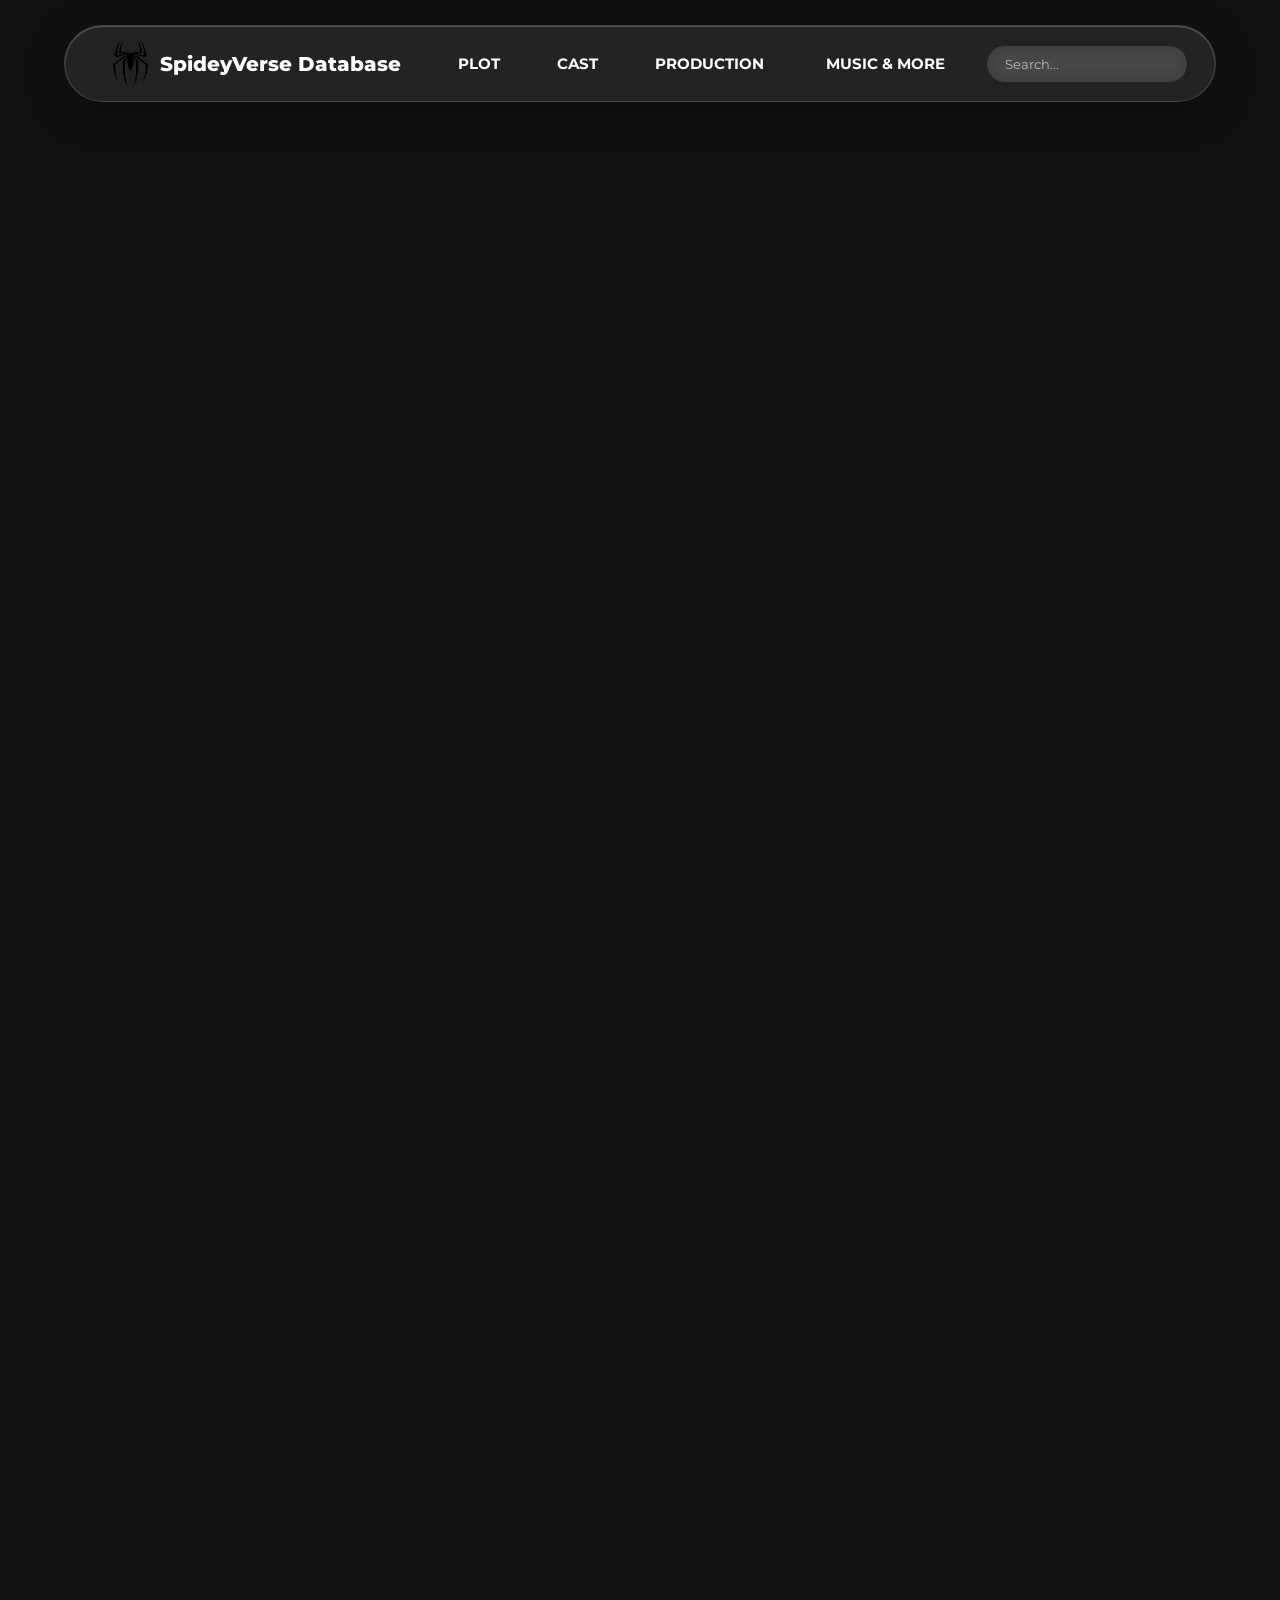
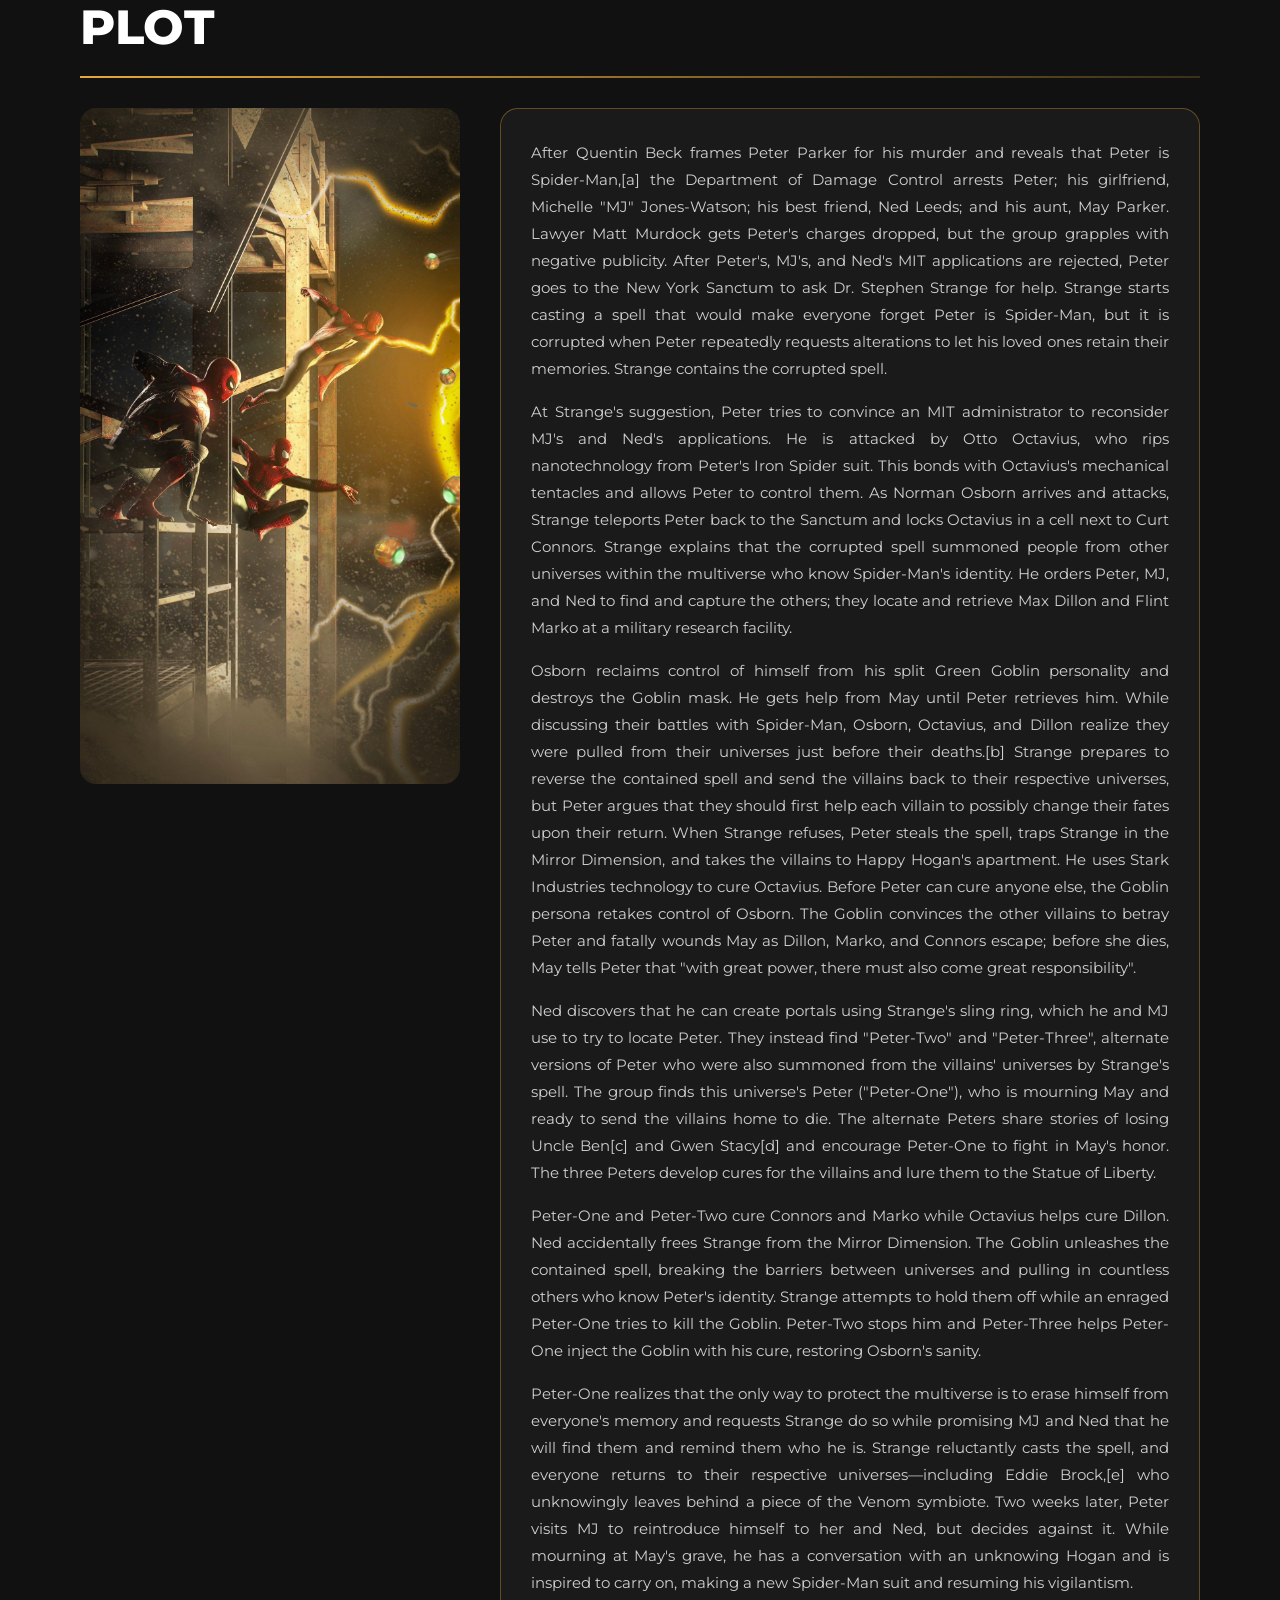
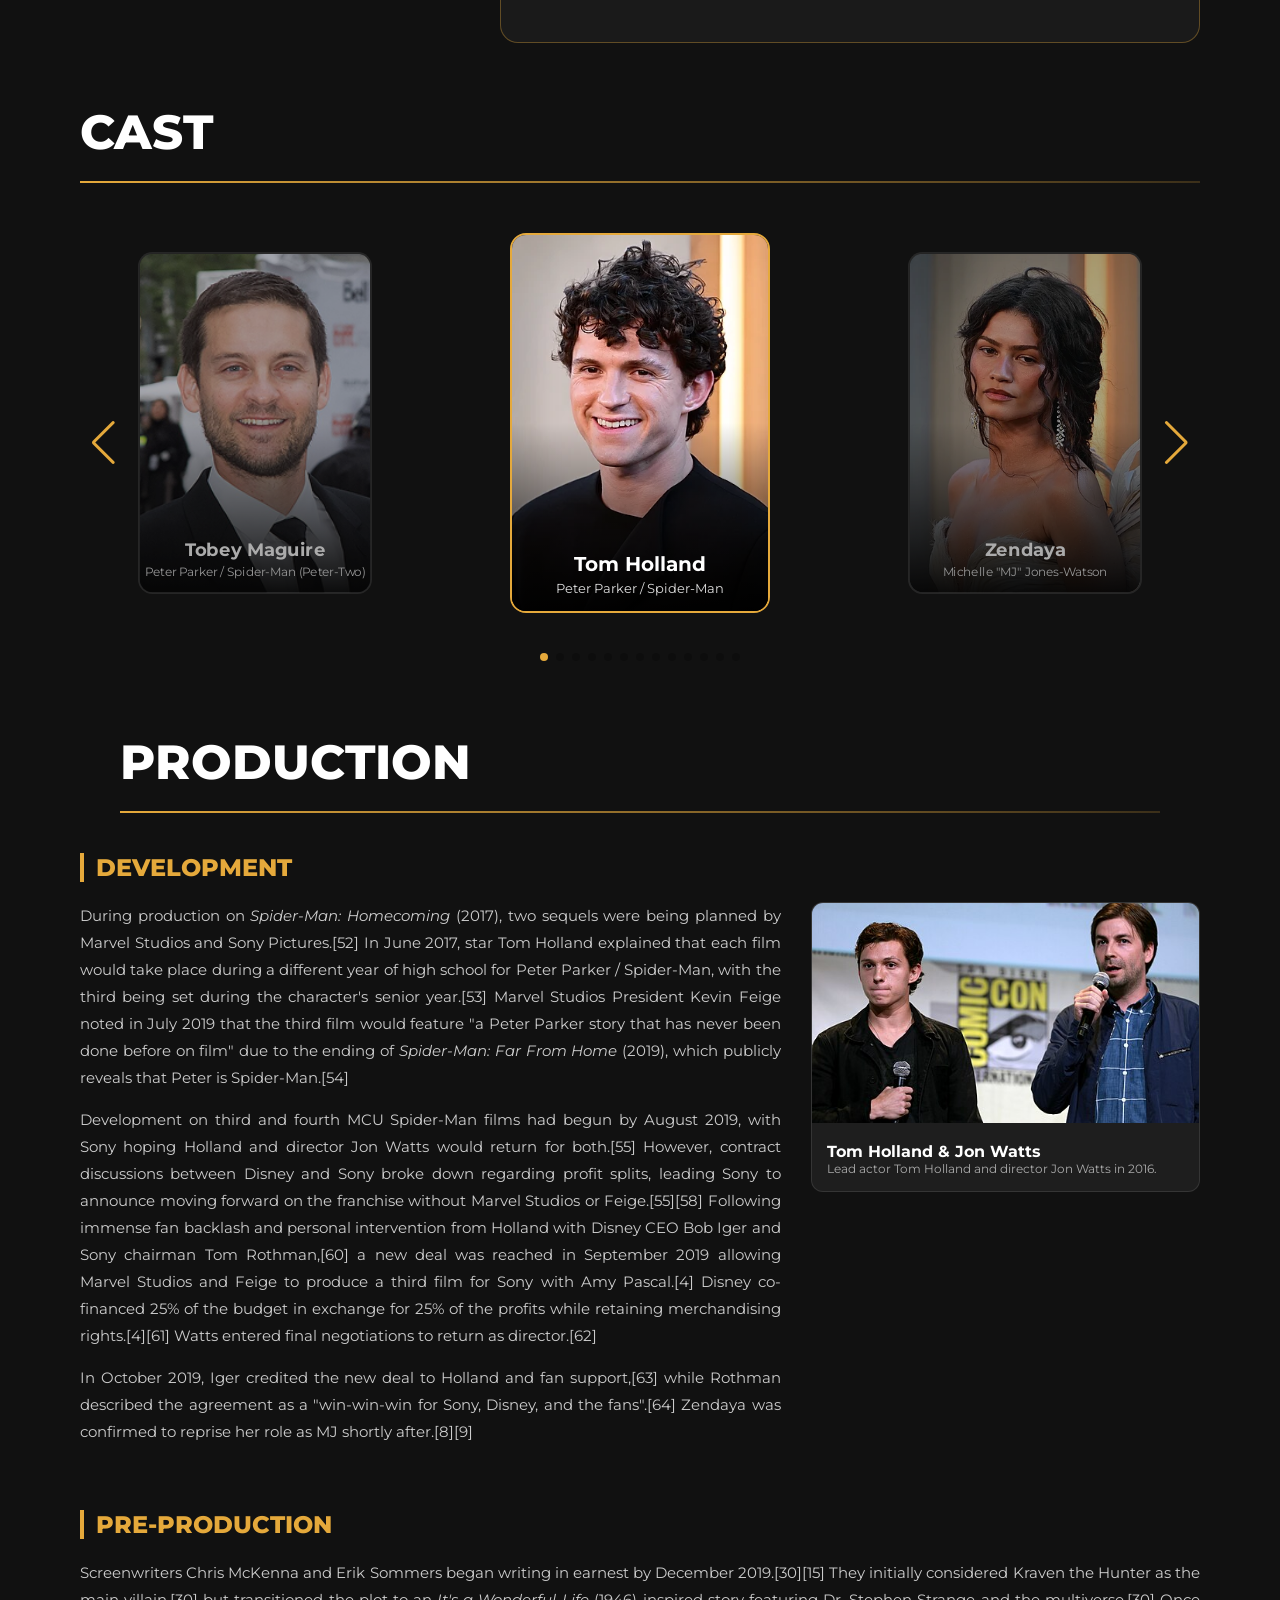
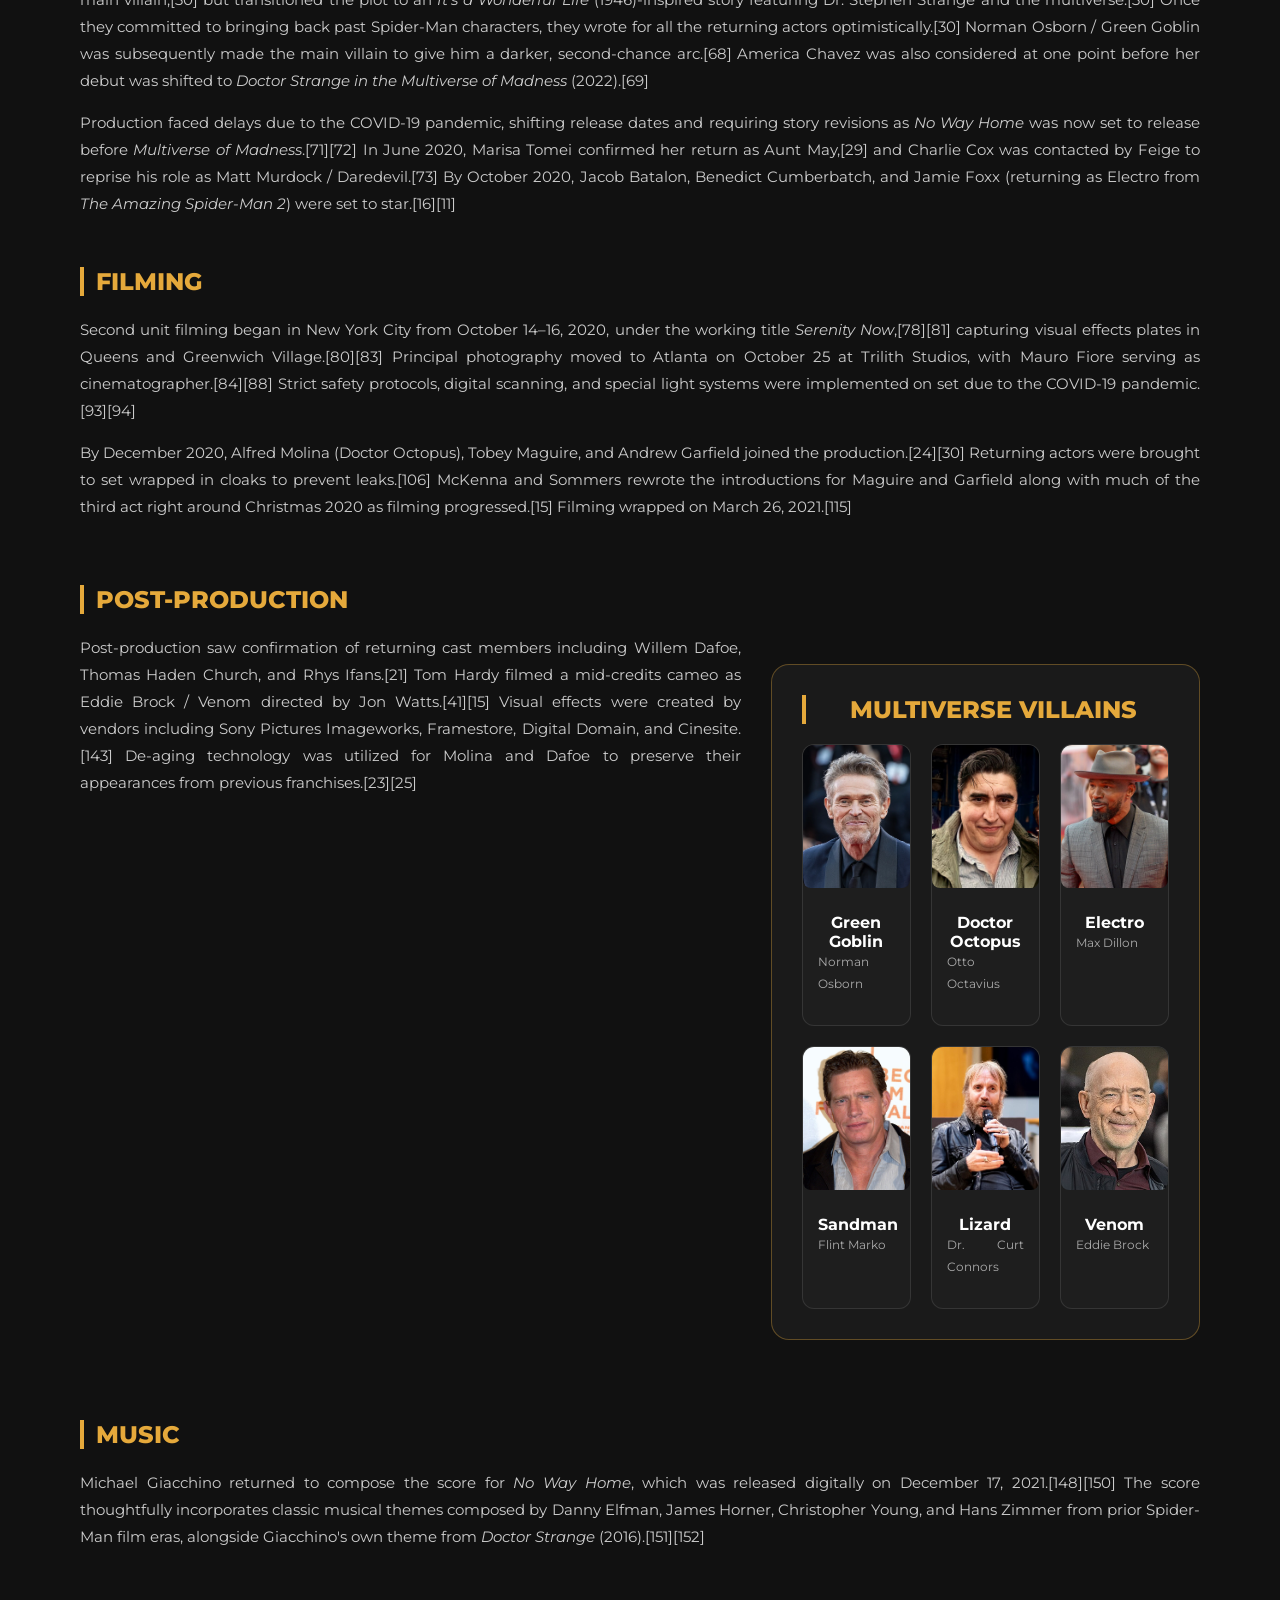
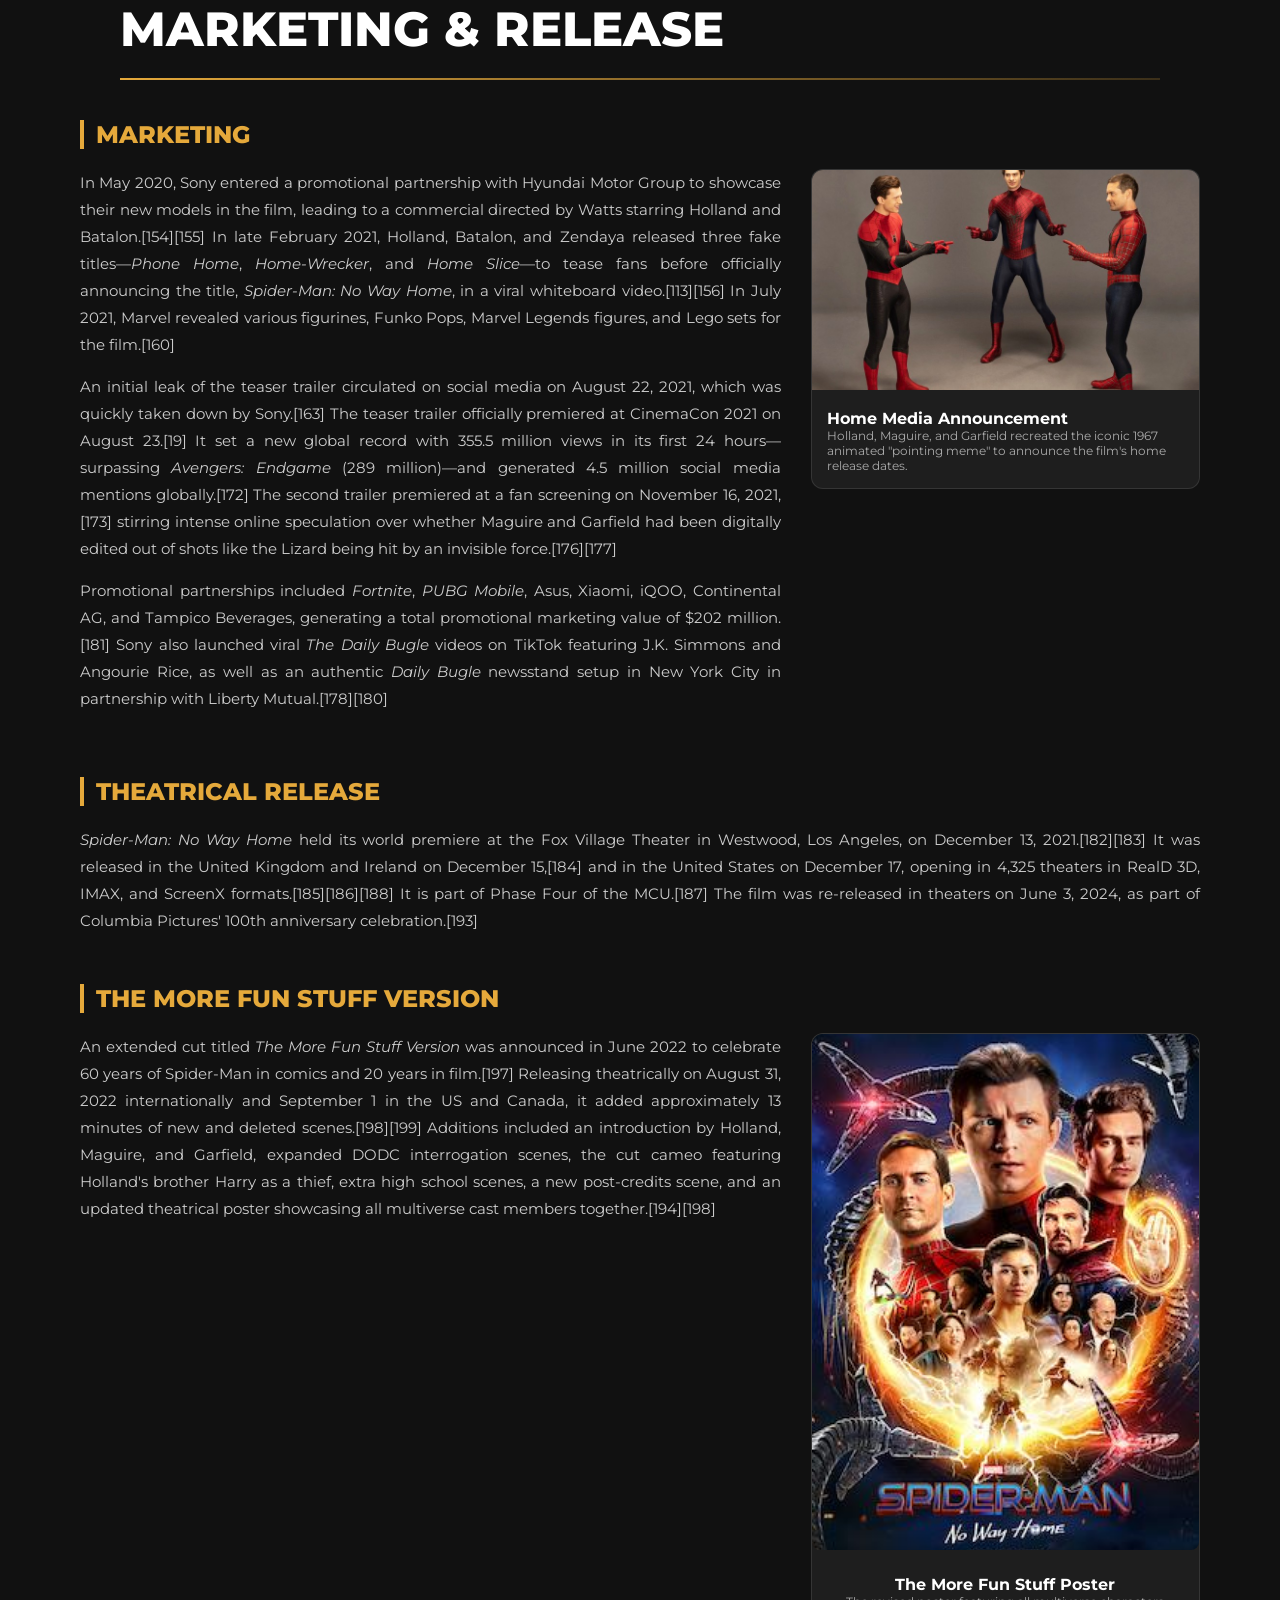
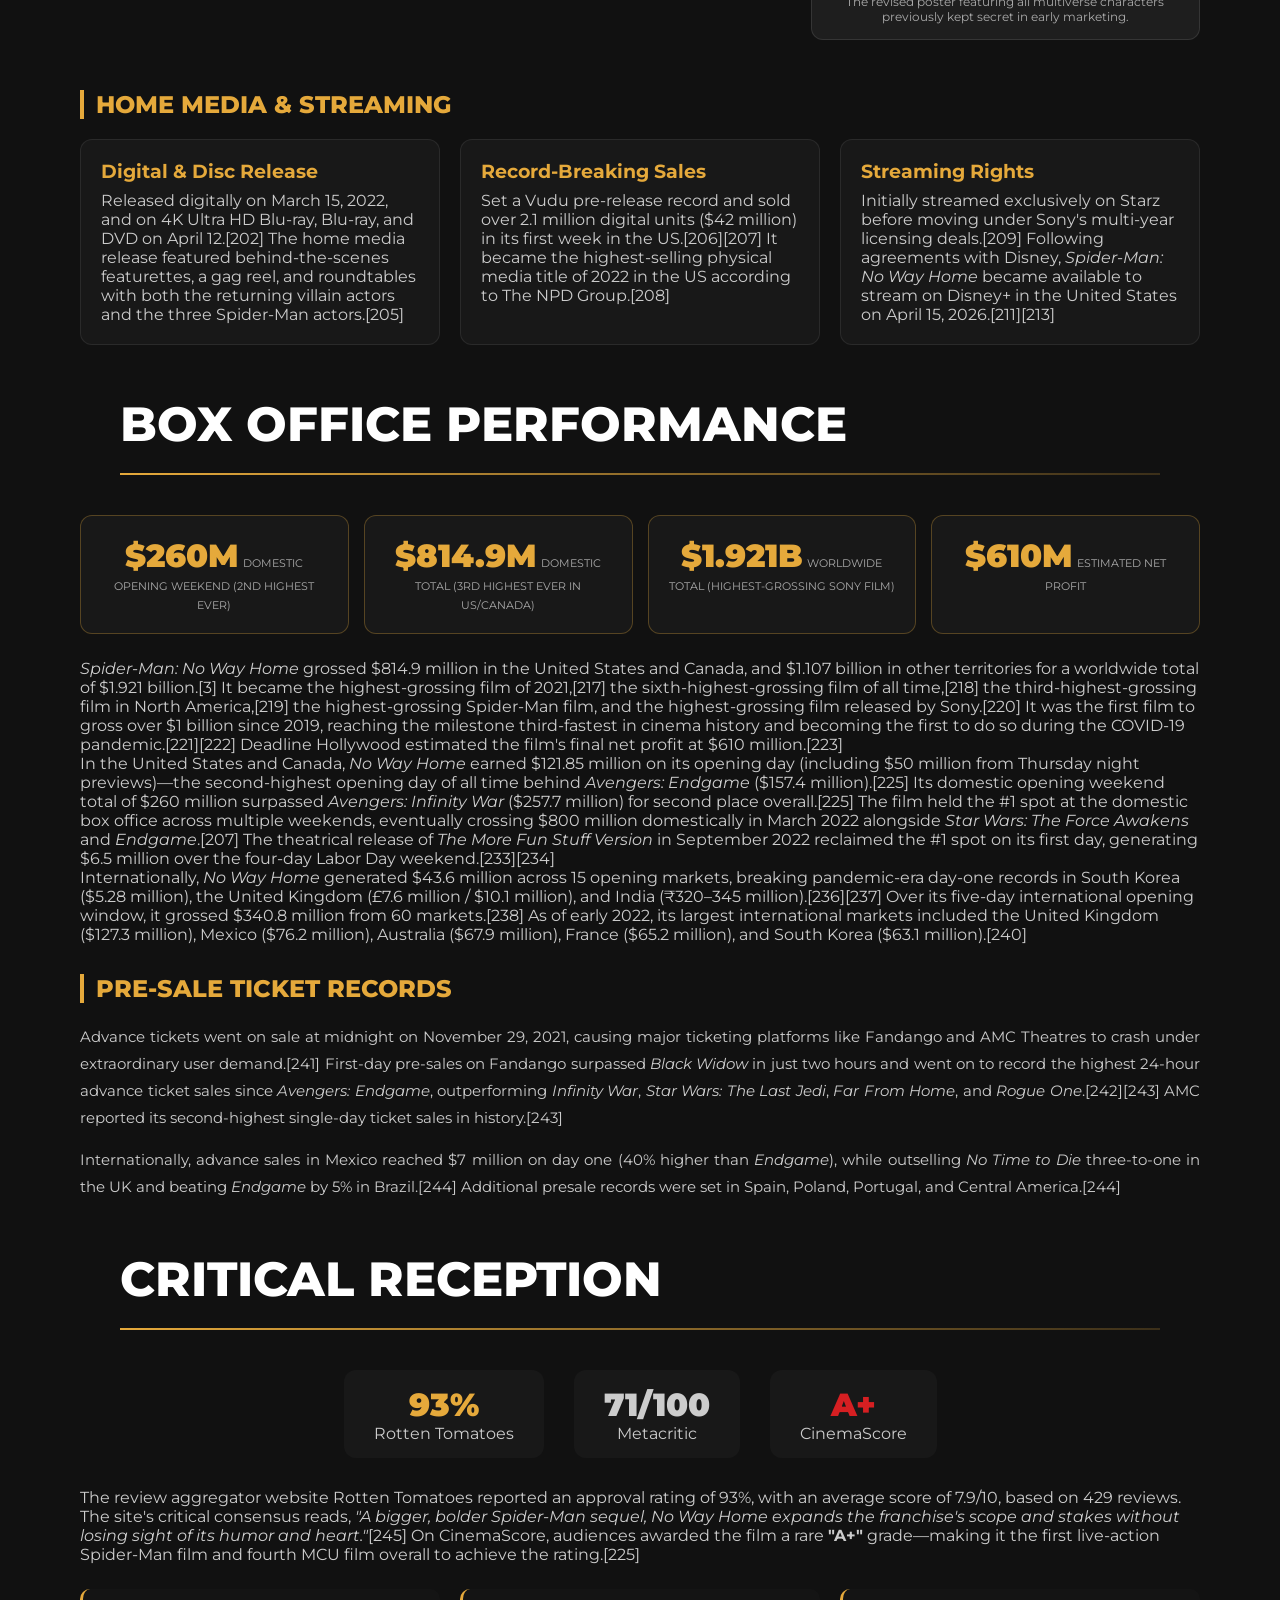
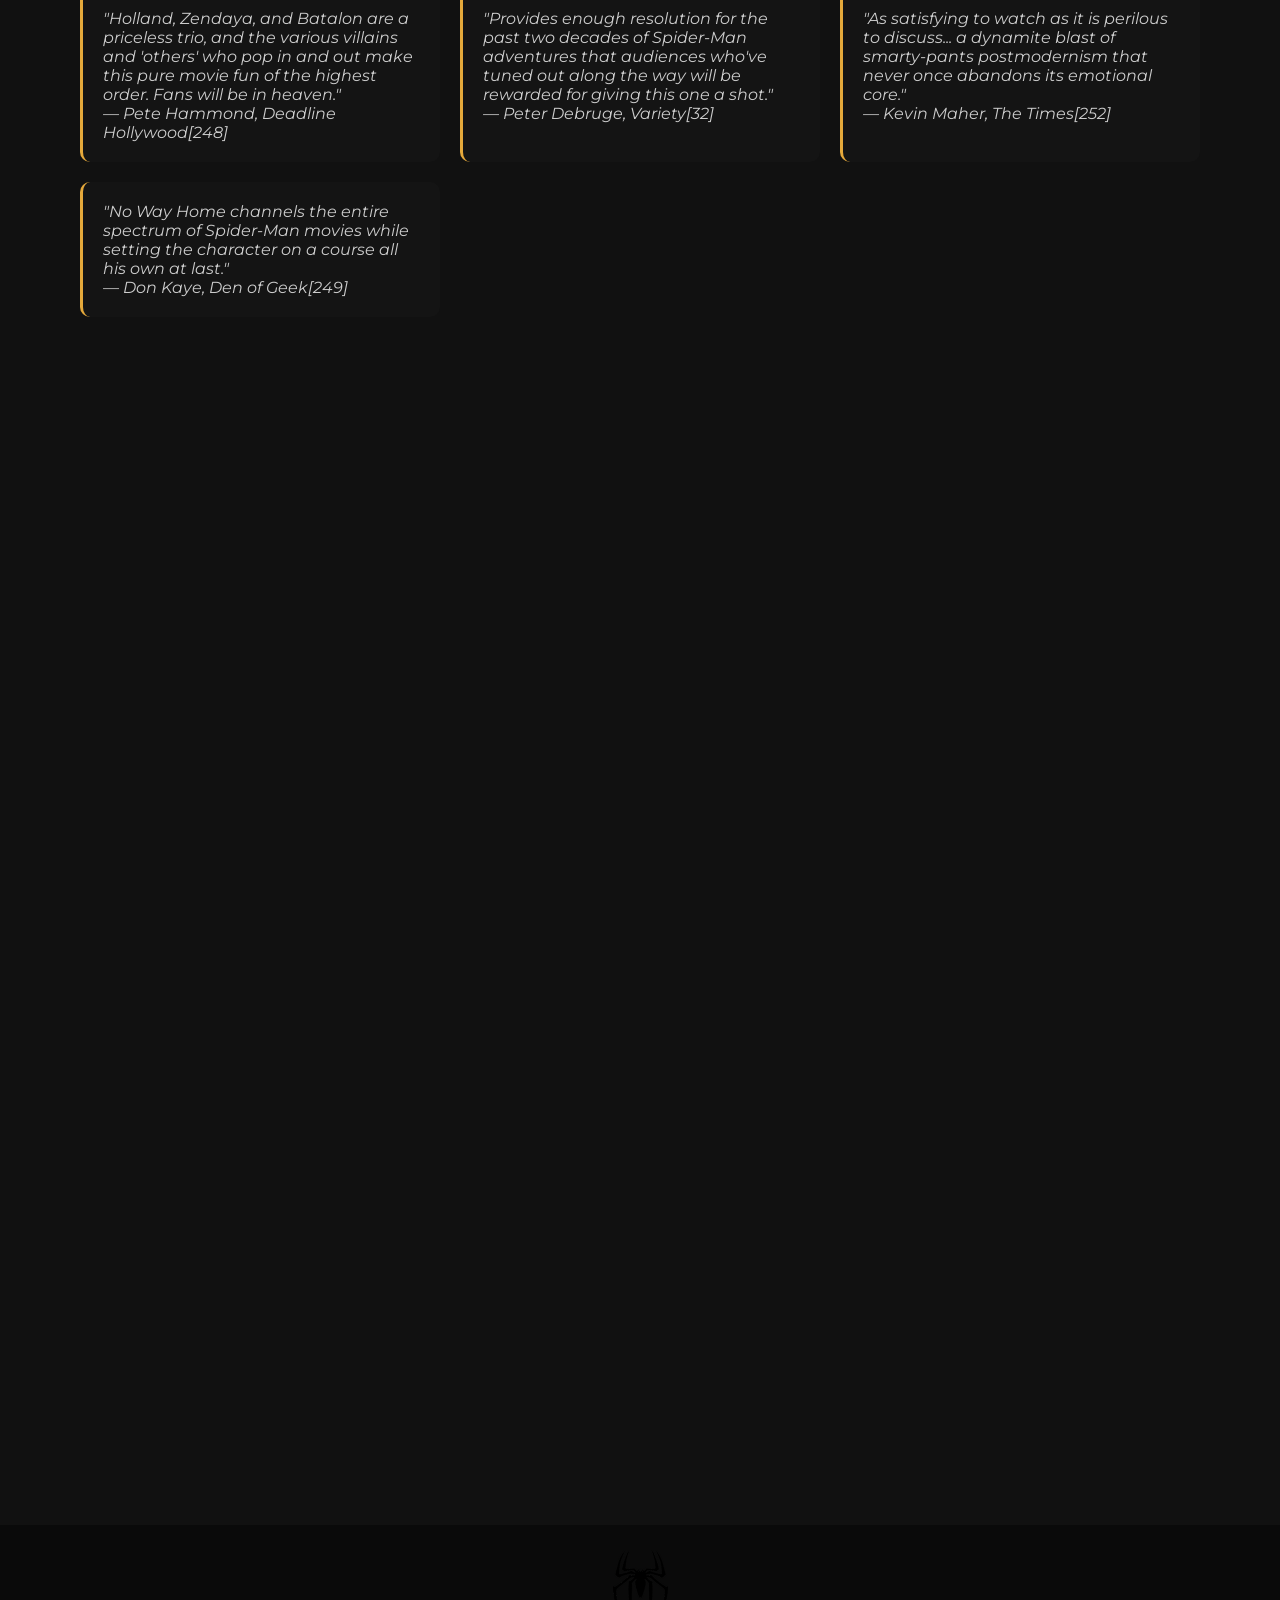
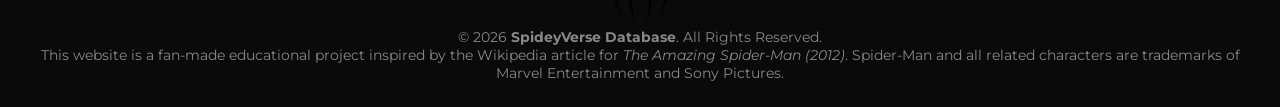
<file: nowayhome.html>
<!DOCTYPE html>
<html lang="en">
<head>
    <meta charset="UTF-8">
    <meta name="viewport" content="width=device-width, initial-scale=1.0">
    <title>SpideyVerse Database</title>

    <link href="https://fonts.googleapis.com/css2?family=Montserrat:wght@400;500;700;900&display=swap" rel="stylesheet">

    <link rel="stylesheet" href="https://cdn.jsdelivr.net/npm/swiper@11/swiper-bundle.min.css" />

    <link rel="stylesheet" href="CSS/style.css">

    <script type="text/javascript" src="JS/search.js"></script>
    <script type="text/javascript" src="JS/entrance.js"></script>
</head>

<body>
	<header>

    <nav class="navbar">

        <div class="logo-area">
			<a href="index.html">
            <img src="IMG/logo.png" alt="Logo">
            <h2>SpideyVerse Database</h2>
			</a>
        </div>

        <ul class="nav-links">
            <li><a href="#plot">PLOT</a></li>
            <li><a href="#cast">CAST</a></li>
            
            <li class="dropdown">
                <a href="#production">PRODUCTION <i class="fas fa-chevron-down" style="font-size: 11px; margin-left: 5px;"></i></a>
                <ul class="dropdown-menu">
					<li><a href="#development">Development</a></li>
                    <li><a href="#pre-production">Pre-Production</a></li>
                    <li><a href="#filming">Filming</a></li>
                    <li><a href="#post-production">Post-Production</a></li>
                </ul>
            </li>

            <li class="dropdown">
                <a href="#music">MUSIC & MORE <i class="fas fa-chevron-down" style="font-size: 11px; margin-left: 5px;"></i></a>
                <ul class="dropdown-menu">
                    <li><a href="#release">Marketing & Release</a></li>
					<li><a href="#theatrical">Theatrical Release</a></li>
					<li><a href="#extended-cut">The More Fun Stuff</a></li>
					<li><a href="#homemedia">Home Media & Streaming</a></li>
                    <li><a href="#boxoffice">Box Office Performance</a></li>
                    <li><a href="#reception">Critical Reception</a></li>
                    <li><a href="#accolades">Major Accolades</a></li>
                </ul>
            </li>
        </ul>

        <div class="search-box">
            <input type="text" id="searchInput" placeholder="Search...">
        </div>

    </nav>
</header>
       
    <main class="hero-container">
        <div class="hero-content">
            <p class="sub-title">Multiverse Crossover Event</p>
            <h1 class="main-title">SPIDER-MAN: NO WAY HOME (2021)</h1>
            <div class="divider"></div>
            <p class="description">
                <em>Spider-Man: No Way Home</em> is a 2021 American superhero film based on the Marvel Comics character Spider-Man. Produced by Columbia Pictures, Marvel Studios, and Pascal Pictures, and distributed by Sony Pictures Releasing, it is the sequel to <em>Spider-Man: Homecoming</em> (2017) and <em>Spider-Man: Far From Home</em> (2019), and the 27th film in the Marvel Cinematic Universe (MCU). The film was directed by Jon Watts, written by Chris McKenna and Erik Sommers, and stars Tom Holland as Peter Parker / Spider-Man alongside Zendaya, Benedict Cumberbatch, Jacob Batalon, Jon Favreau, Jamie Foxx, Willem Dafoe, Alfred Molina, Benedict Wong, Tony Revolori, Marisa Tomei, Andrew Garfield, and Tobey Maguire. In the film, Peter asks Dr. Stephen Strange (Cumberbatch) to use magic to make his identity as Spider-Man a secret again after it was revealed to the world at the end of <em>Far From Home</em>. When the spell goes wrong due to Peter's actions, the multiverse is broken open and several visitors from alternate realities are brought into Peter's universe.
            </p>
            <p class="description">
                A third MCU Spider-Man film was planned during the production of <em>Homecoming</em> in 2017. Negotiations between Sony and Marvel Studios to alter their deal—in which they produce the Spider-Man films together—ended with Marvel Studios leaving the project in August 2019, but a negative fan reaction led to a new deal between the companies a month later. Watts, McKenna, Sommers, and Holland were set to return, and filming took place from October 2020 to March 2021 in New York City and Atlanta. <em>No Way Home</em> serves as a crossover between the MCU and the previous Spider-Man films directed by Sam Raimi and Marc Webb. Several actors reprise their roles from those films, including previous Spider-Man actors Maguire and Garfield. The pair's involvement was the subject of wide speculation and numerous leaks despite Sony, Marvel, and the cast's efforts to conceal their involvement until the film's release.
            </p>
            <p class="description">
                <em>Spider-Man: No Way Home</em> premiered at the Fox Village Theater in Westwood, Los Angeles, on December 13, 2021, and was theatrically released in the United States on December 17, as part of Phase Four of the MCU. The film received positive reviews from critics and grossed $1.921 billion worldwide, surpassing its predecessor as the highest-grossing film released by Sony Pictures. It became the highest-grossing film of 2021, the sixth-highest-grossing film at the time of its release, the highest-grossing Spider-Man film, and set several other box office records, including those for films released during the COVID-19 pandemic. The film received a nomination for Best Visual Effects at the 94th Academy Awards, among numerous other accolades. An extended version of the film, subtitled <em>The More Fun Stuff Version</em>, had a global theatrical release in September 2022. An additional film trilogy with Holland is planned, beginning with <em>Spider-Man: Brand New Day</em>, which is scheduled for release in July 2026.
            </p>
        </div>
        
        <div class="posters">
            <img src="IMG/poster.jpg" alt="Spider-Man: No Way Home Poster">
        </div>
    </main>
	
    <div id="plot" class="subheader">
        <h2 class="section-title-large">PLOT</h2>
        <div class="yellow-divider-long"></div>
		
        <div class="production-content">

            <div class="production-image">
                <img src="IMG/layout.jpg" alt="Spider-Man: No Way Home Plot Scene">
            </div>

            <div class="production-box">
                <p>After Quentin Beck frames Peter Parker for his murder and reveals that Peter is Spider-Man,[a] the Department of Damage Control arrests Peter; his girlfriend, Michelle "MJ" Jones-Watson; his best friend, Ned Leeds; and his aunt, May Parker. Lawyer Matt Murdock gets Peter's charges dropped, but the group grapples with negative publicity. After Peter's, MJ's, and Ned's MIT applications are rejected, Peter goes to the New York Sanctum to ask Dr. Stephen Strange for help. Strange starts casting a spell that would make everyone forget Peter is Spider-Man, but it is corrupted when Peter repeatedly requests alterations to let his loved ones retain their memories. Strange contains the corrupted spell.</p>
            
                <p>At Strange's suggestion, Peter tries to convince an MIT administrator to reconsider MJ's and Ned's applications. He is attacked by Otto Octavius, who rips nanotechnology from Peter's Iron Spider suit. This bonds with Octavius's mechanical tentacles and allows Peter to control them. As Norman Osborn arrives and attacks, Strange teleports Peter back to the Sanctum and locks Octavius in a cell next to Curt Connors. Strange explains that the corrupted spell summoned people from other universes within the multiverse who know Spider-Man's identity. He orders Peter, MJ, and Ned to find and capture the others; they locate and retrieve Max Dillon and Flint Marko at a military research facility.</p>
            
                <p>Osborn reclaims control of himself from his split Green Goblin personality and destroys the Goblin mask. He gets help from May until Peter retrieves him. While discussing their battles with Spider-Man, Osborn, Octavius, and Dillon realize they were pulled from their universes just before their deaths.[b] Strange prepares to reverse the contained spell and send the villains back to their respective universes, but Peter argues that they should first help each villain to possibly change their fates upon their return. When Strange refuses, Peter steals the spell, traps Strange in the Mirror Dimension, and takes the villains to Happy Hogan's apartment. He uses Stark Industries technology to cure Octavius. Before Peter can cure anyone else, the Goblin persona retakes control of Osborn. The Goblin convinces the other villains to betray Peter and fatally wounds May as Dillon, Marko, and Connors escape; before she dies, May tells Peter that "with great power, there must also come great responsibility".</p>
            
                <p>Ned discovers that he can create portals using Strange's sling ring, which he and MJ use to try to locate Peter. They instead find "Peter-Two" and "Peter-Three", alternate versions of Peter who were also summoned from the villains' universes by Strange's spell. The group finds this universe's Peter ("Peter-One"), who is mourning May and ready to send the villains home to die. The alternate Peters share stories of losing Uncle Ben[c] and Gwen Stacy[d] and encourage Peter-One to fight in May's honor. The three Peters develop cures for the villains and lure them to the Statue of Liberty.</p>

                <p>Peter-One and Peter-Two cure Connors and Marko while Octavius helps cure Dillon. Ned accidentally frees Strange from the Mirror Dimension. The Goblin unleashes the contained spell, breaking the barriers between universes and pulling in countless others who know Peter's identity. Strange attempts to hold them off while an enraged Peter-One tries to kill the Goblin. Peter-Two stops him and Peter-Three helps Peter-One inject the Goblin with his cure, restoring Osborn's sanity.</p>

                <p>Peter-One realizes that the only way to protect the multiverse is to erase himself from everyone's memory and requests Strange do so while promising MJ and Ned that he will find them and remind them who he is. Strange reluctantly casts the spell, and everyone returns to their respective universes—including Eddie Brock,[e] who unknowingly leaves behind a piece of the Venom symbiote. Two weeks later, Peter visits MJ to reintroduce himself to her and Ned, but decides against it. While mourning at May's grave, he has a conversation with an unknowing Hogan and is inspired to carry on, making a new Spider-Man suit and resuming his vigilantism.</p>
            </div>
        </div>
    </div>
	
<section id="cast" class="cast-section">

    <h2 class="section-title-large">CAST</h2>

    <div class="yellow-divider-long"></div>

    <div class="swiper actorSwiper">

        <div class="swiper-wrapper">

            <div class="swiper-slide">
                <div class="actor-card">
                    <img src="IMG/tom_holland.webp" alt="Tom Holland">
                    <div class="overlay">
                        <h3>Tom Holland</h3>
                        <p>Peter Parker / Spider-Man</p>
                    </div>
                </div>
            </div>

            <div class="swiper-slide">
                <div class="actor-card">
                    <img src="IMG/zendaya.webp" alt="Zendaya">
                    <div class="overlay">
                        <h3>Zendaya</h3>
                        <p>Michelle "MJ" Jones-Watson</p>
                    </div>
                </div>
            </div>

            <div class="swiper-slide">
                <div class="actor-card">
                    <img src="IMG/benedeict_cumberbatch.webp" alt="Benedict Cumberbatch">
                    <div class="overlay">
                        <h3>Benedict Cumberbatch</h3>
                        <p>Dr. Stephen Strange</p>
                    </div>
                </div>
            </div>

            <div class="swiper-slide">
                <div class="actor-card">
                    <img src="IMG/jacob_batalon.jpg" alt="Jacob Batalon">
                    <div class="overlay">
                        <h3>Jacob Batalon</h3>
                        <p>Ned Leeds</p>
                    </div>
                </div>
            </div>

            <div class="swiper-slide">
                <div class="actor-card">
                    <img src="IMG/jon_favreau.jpeg" alt="Jon Favreau">
                    <div class="overlay">
                        <h3>Jon Favreau</h3>
                        <p>Happy Hogan</p>
                    </div>
                </div>
            </div>

            <div class="swiper-slide">
                <div class="actor-card">
                    <img src="IMG/jamie_fox.jpg" alt="Jamie Foxx">
                    <div class="overlay">
                        <h3>Jamie Foxx</h3>
                        <p>Max Dillon / Electro</p>
                    </div>
                </div>
            </div>

            <div class="swiper-slide">
                <div class="actor-card">
                    <img src="IMG/Willem_Dafoe.jpg" alt="Willem Dafoe">
                    <div class="overlay">
                        <h3>Willem Dafoe</h3>
                        <p>Norman Osborn / Green Goblin</p>
                    </div>
                </div>
            </div>

            <div class="swiper-slide">
                <div class="actor-card">
                    <img src="IMG/Alfred_Molina.jpg" alt="Alfred Molina">
                    <div class="overlay">
                        <h3>Alfred Molina</h3>
                        <p>Otto Octavius / Doctor Octopus</p>
                    </div>
                </div>
            </div>

            <div class="swiper-slide">
                <div class="actor-card">
                    <img src="IMG/wong.jpg" alt="Benedict Wong">
                    <div class="overlay">
                        <h3>Benedict Wong</h3>
                        <p>Wong</p>
                    </div>
                </div>
            </div>

            <div class="swiper-slide">
                <div class="actor-card">
                    <img src="IMG/tony_revolori.jpg" alt="Tony Revolori">
                    <div class="overlay">
                        <h3>Tony Revolori</h3>
                        <p>Eugene "Flash" Thompson</p>
                    </div>
                </div>
            </div>

            <div class="swiper-slide">
                <div class="actor-card">
                    <img src="IMG/marisa_tomei.webp" alt="Marisa Tomei">
                    <div class="overlay">
                        <h3>Marisa Tomei</h3>
                        <p>May Parker</p>
                    </div>
                </div>
            </div>

            <div class="swiper-slide">
                <div class="actor-card">
                    <img src="IMG/andrew.png" alt="Andrew Garfield">
                    <div class="overlay">
                        <h3>Andrew Garfield</h3>
                        <p>Peter Parker / Spider-Man (Peter-Three)</p>
                    </div>
                </div>
            </div>

            <div class="swiper-slide">
                <div class="actor-card">
                    <img src="IMG/tobey.png" alt="Tobey Maguire">
                    <div class="overlay">
                        <h3>Tobey Maguire</h3>
                        <p>Peter Parker / Spider-Man (Peter-Two)</p>
                    </div>
                </div>
            </div>

        </div>

        <div class="swiper-button-prev"></div>

        <div class="swiper-button-next"></div>

        <div class="swiper-pagination"></div>

    </div>

</section>
	
<section id="production" class="production-section">
    <div class="subheader">
        <h2 class="section-title-large">PRODUCTION</h2>
        <div class="yellow-divider-long"></div>
    </div>

    <div id="development" class="prod-block">
        <h3 class="prod-subtitle">DEVELOPMENT</h3>
        
        <div class="prod-grid">
            <div class="prod-text">
                <p>During production on <em>Spider-Man: Homecoming</em> (2017), two sequels were being planned by Marvel Studios and Sony Pictures.[52] In June 2017, star Tom Holland explained that each film would take place during a different year of high school for Peter Parker / Spider-Man, with the third being set during the character's senior year.[53] Marvel Studios President Kevin Feige noted in July 2019 that the third film would feature "a Peter Parker story that has never been done before on film" due to the ending of <em>Spider-Man: Far From Home</em> (2019), which publicly reveals that Peter is Spider-Man.[54]</p>

                <p>Development on third and fourth MCU Spider-Man films had begun by August 2019, with Sony hoping Holland and director Jon Watts would return for both.[55] However, contract discussions between Disney and Sony broke down regarding profit splits, leading Sony to announce moving forward on the franchise without Marvel Studios or Feige.[55][58] Following immense fan backlash and personal intervention from Holland with Disney CEO Bob Iger and Sony chairman Tom Rothman,[60] a new deal was reached in September 2019 allowing Marvel Studios and Feige to produce a third film for Sony with Amy Pascal.[4] Disney co-financed 25% of the budget in exchange for 25% of the profits while retaining merchandising rights.[4][61] Watts entered final negotiations to return as director.[62]</p>

                <p>In October 2019, Iger credited the new deal to Holland and fan support,[63] while Rothman described the agreement as a "win-win-win for Sony, Disney, and the fans".[64] Zendaya was confirmed to reprise her role as MJ shortly after.[8][9]</p>
            </div>

            <div class="prod-media">
                <div class="prod-card-img">
                    <img src="IMG/tom and Jon.jpg" alt="Tom Holland and Jon Watts">
                    <div class="img-caption">
                        <h4>Tom Holland & Jon Watts</h4>
                        <p>Lead actor Tom Holland and director Jon Watts in 2016.</p>
                    </div>
                </div>
            </div>
        </div>
    </div>

    <div id="pre-production" class="prod-block">
        <h3 class="prod-subtitle">PRE-PRODUCTION</h3>
        
        <div class="prod-text">
            <p>Screenwriters Chris McKenna and Erik Sommers began writing in earnest by December 2019.[30][15] They initially considered Kraven the Hunter as the main villain,[30] but transitioned the plot to an <em>It's a Wonderful Life</em> (1946)-inspired story featuring Dr. Stephen Strange and the multiverse.[30] Once they committed to bringing back past Spider-Man characters, they wrote for all the returning actors optimistically.[30] Norman Osborn / Green Goblin was subsequently made the main villain to give him a darker, second-chance arc.[68] America Chavez was also considered at one point before her debut was shifted to <em>Doctor Strange in the Multiverse of Madness</em> (2022).[69]</p>

            <p>Production faced delays due to the COVID-19 pandemic, shifting release dates and requiring story revisions as <em>No Way Home</em> was now set to release before <em>Multiverse of Madness</em>.[71][72] In June 2020, Marisa Tomei confirmed her return as Aunt May,[29] and Charlie Cox was contacted by Feige to reprise his role as Matt Murdock / Daredevil.[73] By October 2020, Jacob Batalon, Benedict Cumberbatch, and Jamie Foxx (returning as Electro from <em>The Amazing Spider-Man 2</em>) were set to star.[16][11]</p>
        </div>
    </div>

    <div id="filming" class="prod-block">
        <h3 class="prod-subtitle">FILMING</h3>
        
        <div class="prod-grid">
            <div class="prod-text">
                <p>Second unit filming began in New York City from October 14–16, 2020, under the working title <em>Serenity Now</em>,[78][81] capturing visual effects plates in Queens and Greenwich Village.[80][83] Principal photography moved to Atlanta on October 25 at Trilith Studios, with Mauro Fiore serving as cinematographer.[84][88] Strict safety protocols, digital scanning, and special light systems were implemented on set due to the COVID-19 pandemic.[93][94]</p>

                <p>By December 2020, Alfred Molina (Doctor Octopus), Tobey Maguire, and Andrew Garfield joined the production.[24][30] Returning actors were brought to set wrapped in cloaks to prevent leaks.[106] McKenna and Sommers rewrote the introductions for Maguire and Garfield along with much of the third act right around Christmas 2020 as filming progressed.[15] Filming wrapped on March 26, 2021.[115]</p>
            </div>
        </div>
    </div>

    <div id="post-production" class="prod-block">
        <h3 class="prod-subtitle">POST-PRODUCTION</h3>
        <div class="prod-grid">
        <div class="prod-text">
            <p>Post-production saw confirmation of returning cast members including Willem Dafoe, Thomas Haden Church, and Rhys Ifans.[21] Tom Hardy filmed a mid-credits cameo as Eddie Brock / Venom directed by Jon Watts.[41][15] Visual effects were created by vendors including Sony Pictures Imageworks, Framestore, Digital Domain, and Cinesite.[143] De-aging technology was utilized for Molina and Dafoe to preserve their appearances from previous franchises.[23][25]</p>
        </div>
			
<div class="production-box" style="margin-top: 30px; margin-bottom: 30px;">
    <h3 class="prod-subtitle" style="text-align: center; margin-bottom: 20px;">MULTIVERSE VILLAINS</h3>
    
    <div style="display: grid; grid-template-columns: repeat(3, 1fr); gap: 20px;">
        
        <div class="prod-card-img">
            <div style="aspect-ratio: 3 / 4; width: 100%; overflow: hidden; border-radius: 8px;">
                <img src="IMG/Willem_Dafoe.jpg" alt="Norman Osborn / Green Goblin" style="width: 100%; height: 100%; object-fit: cover;">
            </div>
            <div class="img-caption" style="margin-top: 10px; text-align: center;">
                <h4>Green Goblin</h4>
                <p>Norman Osborn</p>
            </div>
        </div>

        <div class="prod-card-img">
            <div style="aspect-ratio: 3 / 4; width: 100%; overflow: hidden; border-radius: 8px;">
                <img src="IMG/Alfred_Molina.jpg" alt="Otto Octavius / Doctor Octopus" style="width: 100%; height: 100%; object-fit: cover;">
            </div>
            <div class="img-caption" style="margin-top: 10px; text-align: center;">
                <h4>Doctor Octopus</h4>
                <p>Otto Octavius</p>
            </div>
        </div>

        <div class="prod-card-img">
            <div style="aspect-ratio: 3 / 4; width: 100%; overflow: hidden; border-radius: 8px;">
                <img src="IMG/jamie_fox.jpg" alt="Max Dillon / Electro" style="width: 100%; height: 100%; object-fit: cover;">
            </div>
            <div class="img-caption" style="margin-top: 10px; text-align: center;">
                <h4>Electro</h4>
                <p>Max Dillon</p>
            </div>
        </div>

        <div class="prod-card-img">
            <div style="aspect-ratio: 3 / 4; width: 100%; overflow: hidden; border-radius: 8px;">
                <img src="IMG/thomas_haden.jpg" alt="Flint Marko / Sandman" style="width: 100%; height: 100%; object-fit: cover;">
            </div>
            <div class="img-caption" style="margin-top: 10px; text-align: center;">
                <h4>Sandman</h4>
                <p>Flint Marko</p>
            </div>
        </div>

        <div class="prod-card-img">
            <div style="aspect-ratio: 3 / 4; width: 100%; overflow: hidden; border-radius: 8px;">
                <img src="IMG/rhys_ifans.jpg" alt="Curt Connors / Lizard" style="width: 100%; height: 100%; object-fit: cover;">
            </div>
            <div class="img-caption" style="margin-top: 10px; text-align: center;">
                <h4>Lizard</h4>
                <p>Dr. Curt Connors</p>
            </div>
        </div>

        <div class="prod-card-img">
            <div style="aspect-ratio: 3 / 4; width: 100%; overflow: hidden; border-radius: 8px;">
                <img src="IMG/JK_Simmons.jpg" alt="Eddie Brock / Venom" style="width: 100%; height: 100%; object-fit: cover;">
            </div>
            <div class="img-caption" style="margin-top: 10px; text-align: center;">
                <h4>Venom</h4>
                <p>Eddie Brock</p>
            </div>
        </div>

    </div>
</div>
    </div>
		</div>

    <div id="music" class="prod-block">
        <h3 class="prod-subtitle">MUSIC</h3>
        
        <div class="prod-text">
            <p>Michael Giacchino returned to compose the score for <em>No Way Home</em>, which was released digitally on December 17, 2021.[148][150] The score thoughtfully incorporates classic musical themes composed by Danny Elfman, James Horner, Christopher Young, and Hans Zimmer from prior Spider-Man film eras, alongside Giacchino's own theme from <em>Doctor Strange</em> (2016).[151][152]</p>
        </div>
    </div>
</section>
	
<section id="release" class="info-section">
    <div class="subheader">
        <h2 class="section-title-large">MARKETING & RELEASE</h2>
        <div class="yellow-divider-long"></div>
    </div>

    <div id="marketing" class="prod-block">
        <h3 class="prod-subtitle">MARKETING</h3>
        
        <div class="prod-grid">
            <div class="prod-text">
                <p>In May 2020, Sony entered a promotional partnership with Hyundai Motor Group to showcase their new models in the film, leading to a commercial directed by Watts starring Holland and Batalon.[154][155] In late February 2021, Holland, Batalon, and Zendaya released three fake titles—<em>Phone Home</em>, <em>Home-Wrecker</em>, and <em>Home Slice</em>—to tease fans before officially announcing the title, <em>Spider-Man: No Way Home</em>, in a viral whiteboard video.[113][156] In July 2021, Marvel revealed various figurines, Funko Pops, Marvel Legends figures, and Lego sets for the film.[160]</p>

                <p>An initial leak of the teaser trailer circulated on social media on August 22, 2021, which was quickly taken down by Sony.[163] The teaser trailer officially premiered at CinemaCon 2021 on August 23.[19] It set a new global record with 355.5 million views in its first 24 hours—surpassing <em>Avengers: Endgame</em> (289 million)—and generated 4.5 million social media mentions globally.[172] The second trailer premiered at a fan screening on November 16, 2021,[173] stirring intense online speculation over whether Maguire and Garfield had been digitally edited out of shots like the Lizard being hit by an invisible force.[176][177]</p>

                <p>Promotional partnerships included <em>Fortnite</em>, <em>PUBG Mobile</em>, Asus, Xiaomi, iQOO, Continental AG, and Tampico Beverages, generating a total promotional marketing value of $202 million.[181] Sony also launched viral <em>The Daily Bugle</em> videos on TikTok featuring J.K. Simmons and Angourie Rice, as well as an authentic <em>Daily Bugle</em> newsstand setup in New York City in partnership with Liberty Mutual.[178][180]</p>
            </div>

            <div class="prod-media">
                <div class="prod-card-img">
                    <img src="IMG/layout (5).jpg" alt="Spider-Man Pointing Meme Promo">
                    <div class="img-caption">
                        <h4>Home Media Announcement</h4>
                        <p>Holland, Maguire, and Garfield recreated the iconic 1967 animated "pointing meme" to announce the film's home release dates.</p>
                    </div>
                </div>
            </div>
        </div>
    </div>

    <div id="theatrical" class="prod-block">
        <h3 class="prod-subtitle">THEATRICAL RELEASE</h3>
        
        <div class="prod-text">
            <p><em>Spider-Man: No Way Home</em> held its world premiere at the Fox Village Theater in Westwood, Los Angeles, on December 13, 2021.[182][183] It was released in the United Kingdom and Ireland on December 15,[184] and in the United States on December 17, opening in 4,325 theaters in RealD 3D, IMAX, and ScreenX formats.[185][186][188] It is part of Phase Four of the MCU.[187] The film was re-released in theaters on June 3, 2024, as part of Columbia Pictures' 100th anniversary celebration.[193]</p>
        </div>
    </div>

    <div id="extended-cut" class="prod-block">
        <h3 class="prod-subtitle">THE MORE FUN STUFF VERSION</h3>
        
        <div class="prod-grid">
            <div class="prod-text">
                <p>An extended cut titled <em>The More Fun Stuff Version</em> was announced in June 2022 to celebrate 60 years of Spider-Man in comics and 20 years in film.[197] Releasing theatrically on August 31, 2022 internationally and September 1 in the US and Canada, it added approximately 13 minutes of new and deleted scenes.[198][199] Additions included an introduction by Holland, Maguire, and Garfield, expanded DODC interrogation scenes, the cut cameo featuring Holland's brother Harry as a thief, extra high school scenes, a new post-credits scene, and an updated theatrical poster showcasing all multiverse cast members together.[194][198]</p>
            </div>

            <div class="prod-media">
                <div class="prod-card-img">
                    <div style="aspect-ratio: 3 / 4; width: 100%; overflow: hidden; border-radius: 8px;">
                        <img src="IMG/layout.jpeg" alt="The More Fun Stuff Version Poster" style="width: 100%; height: 100%; object-fit: cover;">
                    </div>
                    <div class="img-caption" style="margin-top: 10px; text-align: center;">
                        <h4>The More Fun Stuff Poster</h4>
                        <p>The revised poster featuring all multiverse characters previously kept secret in early marketing.</p>
                    </div>
                </div>
            </div>
        </div>
    </div>

    <div id="homemedia" class="prod-block">
        <h3 class="prod-subtitle">HOME MEDIA & STREAMING</h3>
        
        <div class="media-grid">
            <div class="media-card">
                <h3>Digital & Disc Release</h3>
                <p>Released digitally on March 15, 2022, and on 4K Ultra HD Blu-ray, Blu-ray, and DVD on April 12.[202] The home media release featured behind-the-scenes featurettes, a gag reel, and roundtables with both the returning villain actors and the three Spider-Man actors.[205]</p>
            </div>
            <div class="media-card">
                <h3>Record-Breaking Sales</h3>
                <p>Set a Vudu pre-release record and sold over 2.1 million digital units ($42 million) in its first week in the US.[206][207] It became the highest-selling physical media title of 2022 in the US according to The NPD Group.[208]</p>
            </div>
            <div class="media-card">
                <h3>Streaming Rights</h3>
                <p>Initially streamed exclusively on Starz before moving under Sony's multi-year licensing deals.[209] Following agreements with Disney, <em>Spider-Man: No Way Home</em> became available to stream on Disney+ in the United States on April 15, 2026.[211][213]</p>
            </div>
        </div>
    </div>
</section>

<section id="boxoffice" class="info-section">
    <div class="subheader">
        <h2 class="section-title-large">BOX OFFICE PERFORMANCE</h2>
        <div class="yellow-divider-long"></div>
    </div>

    <div class="stats-grid">
        <div class="stat-card">
            <span class="stat-number">$260M</span>
            <span class="stat-label">Domestic Opening Weekend (2nd Highest Ever)</span>
        </div>
        <div class="stat-card">
            <span class="stat-number">$814.9M</span>
            <span class="stat-label">Domestic Total (3rd Highest Ever in US/Canada)</span>
        </div>
        <div class="stat-card">
            <span class="stat-number">$1.921B</span>
            <span class="stat-label">Worldwide Total (Highest-Grossing Sony Film)</span>
        </div>
        <div class="stat-card">
            <span class="stat-number">$610M</span>
            <span class="stat-label">Estimated Net Profit</span>
        </div>
    </div>

    <div class="boxoffice-content">
        <p><em>Spider-Man: No Way Home</em> grossed $814.9 million in the United States and Canada, and $1.107 billion in other territories for a worldwide total of $1.921 billion.[3] It became the highest-grossing film of 2021,[217] the sixth-highest-grossing film of all time,[218] the third-highest-grossing film in North America,[219] the highest-grossing Spider-Man film, and the highest-grossing film released by Sony.[220] It was the first film to gross over $1 billion since 2019, reaching the milestone third-fastest in cinema history and becoming the first to do so during the COVID-19 pandemic.[221][222] Deadline Hollywood estimated the film's final net profit at $610 million.[223]</p>
        
        <p>In the United States and Canada, <em>No Way Home</em> earned $121.85 million on its opening day (including $50 million from Thursday night previews)—the second-highest opening day of all time behind <em>Avengers: Endgame</em> ($157.4 million).[225] Its domestic opening weekend total of $260 million surpassed <em>Avengers: Infinity War</em> ($257.7 million) for second place overall.[225] The film held the #1 spot at the domestic box office across multiple weekends, eventually crossing $800 million domestically in March 2022 alongside <em>Star Wars: The Force Awakens</em> and <em>Endgame</em>.[207] The theatrical release of <em>The More Fun Stuff Version</em> in September 2022 reclaimed the #1 spot on its first day, generating $6.5 million over the four-day Labor Day weekend.[233][234]</p>

        <p>Internationally, <em>No Way Home</em> generated $43.6 million across 15 opening markets, breaking pandemic-era day-one records in South Korea ($5.28 million), the United Kingdom (£7.6 million / $10.1 million), and India (₹320–345 million).[236][237] Over its five-day international opening window, it grossed $340.8 million from 60 markets.[238] As of early 2022, its largest international markets included the United Kingdom ($127.3 million), Mexico ($76.2 million), Australia ($67.9 million), France ($65.2 million), and South Korea ($63.1 million).[240]</p>
    </div>

    <div id="presale" class="prod-block" style="margin-top: 30px;">
        <h3 class="prod-subtitle">PRE-SALE TICKET RECORDS</h3>
        <div class="prod-text">
            <p>Advance tickets went on sale at midnight on November 29, 2021, causing major ticketing platforms like Fandango and AMC Theatres to crash under extraordinary user demand.[241] First-day pre-sales on Fandango surpassed <em>Black Widow</em> in just two hours and went on to record the highest 24-hour advance ticket sales since <em>Avengers: Endgame</em>, outperforming <em>Infinity War</em>, <em>Star Wars: The Last Jedi</em>, <em>Far From Home</em>, and <em>Rogue One</em>.[242][243] AMC reported its second-highest single-day ticket sales in history.[243]</p>
            <p>Internationally, advance sales in Mexico reached $7 million on day one (40% higher than <em>Endgame</em>), while outselling <em>No Time to Die</em> three-to-one in the UK and beating <em>Endgame</em> by 5% in Brazil.[244] Additional presale records were set in Spain, Poland, Portugal, and Central America.[244]</p>
        </div>
    </div>
</section>

<section id="reception" class="info-section">
    <div class="subheader">
        <h2 class="section-title-large">CRITICAL RECEPTION</h2>
        <div class="yellow-divider-long"></div>
    </div>

    <div class="scores-container">
        <div class="score-box">
            <div class="score-val gold">93%</div>
            <div class="score-title">Rotten Tomatoes</div>
        </div>
        <div class="score-box">
            <div class="score-val">71/100</div>
            <div class="score-title">Metacritic</div>
        </div>
        <div class="score-box">
            <div class="score-val red">A+</div>
            <div class="score-title">CinemaScore</div>
        </div>
    </div>

    <div class="boxoffice-content" style="margin-bottom: 25px;">
        <p>The review aggregator website Rotten Tomatoes reported an approval rating of 93%, with an average score of 7.9/10, based on 429 reviews. The site's critical consensus reads, <em>"A bigger, bolder Spider-Man sequel, No Way Home expands the franchise's scope and stakes without losing sight of its humor and heart."</em>[245] On CinemaScore, audiences awarded the film a rare <strong>"A+"</strong> grade—making it the first live-action Spider-Man film and fourth MCU film overall to achieve the rating.[225]</p>
    </div>

    <div class="reviews-grid">
        <div class="review-quote">
            <p>"Holland, Zendaya, and Batalon are a priceless trio, and the various villains and 'others' who pop in and out make this pure movie fun of the highest order. Fans will be in heaven."</p>
            <span>— Pete Hammond, Deadline Hollywood[248]</span>
        </div>
        <div class="review-quote">
            <p>"Provides enough resolution for the past two decades of Spider-Man adventures that audiences who've tuned out along the way will be rewarded for giving this one a shot."</p>
            <span>— Peter Debruge, Variety[32]</span>
        </div>
        <div class="review-quote">
            <p>"As satisfying to watch as it is perilous to discuss... a dynamite blast of smarty-pants postmodernism that never once abandons its emotional core."</p>
            <span>— Kevin Maher, The Times[252]</span>
        </div>
        <div class="review-quote">
            <p>"No Way Home channels the entire spectrum of Spider-Man movies while setting the character on a course all his own at last."</p>
            <span>— Don Kaye, Den of Geek[249]</span>
        </div>
    </div>
</section>

<section id="accolades" class="info-section">
    <div class="subheader">
        <h2 class="section-title-large">MAJOR ACCOLADES</h2>
        <div class="yellow-divider-long"></div>
    </div>

    <div class="table-responsive">
        <table class="accolades-table">
            <thead>
                <tr>
                    <th>Award / Ceremony</th>
                    <th>Category</th>
                    <th>Recipient(s)</th>
                    <th>Result</th>
                </tr>
            </thead>
            <tbody>
                <tr>
                    <td>Academy Awards (94th)</td>
                    <td>Best Visual Effects</td>
                    <td>Kelly Port, Chris Waegner, Scott Edelstein, and Dan Sudick</td>
                    <td><span class="status nom">Nominated</span></td>
                </tr>
                <tr>
                    <td rowspan="3">Visual Effects Society Awards</td>
                    <td>Outstanding Created Environment in a Photoreal Feature</td>
                    <td>Statue of Liberty Construction Site</td>
                    <td><span class="status win">Won</span></td>
                </tr>
                <tr>
                    <td>Outstanding Visual Effects in a Photoreal Feature</td>
                    <td><em>Spider-Man: No Way Home</em></td>
                    <td><span class="status nom">Nominated</span></td>
                </tr>
                <tr>
                    <td>Outstanding Compositing & Lighting in a Feature</td>
                    <td>Statue of Liberty Battle</td>
                    <td><span class="status nom">Nominated</span></td>
                </tr>
                <tr>
                    <td>Costume Designers Guild Awards</td>
                    <td>Excellence in Sci-Fi / Fantasy Film</td>
                    <td>Sanja Milkovic Hays</td>
                    <td><span class="status nom">Nominated</span></td>
                </tr>
                <tr>
                    <td>Golden Reel Awards</td>
                    <td>Outstanding Achievement in Sound Editing – Feature Effects/Foley</td>
                    <td><em>Spider-Man: No Way Home</em></td>
                    <td><span class="status nom">Nominated</span></td>
                </tr>
                <tr>
                    <td rowspan="3">Nickelodeon Kids' Choice Awards</td>
                    <td>Favorite Movie</td>
                    <td><em>Spider-Man: No Way Home</em></td>
                    <td><span class="status win">Won</span></td>
                </tr>
                <tr>
                    <td>Favorite Movie Actor</td>
                    <td>Tom Holland</td>
                    <td><span class="status win">Won</span></td>
                </tr>
                <tr>
                    <td>Favorite Movie Actress</td>
                    <td>Zendaya</td>
                    <td><span class="status win">Won</span></td>
                </tr>
                <tr>
                    <td rowspan="5">Critics' Choice Super Awards</td>
                    <td>Best Superhero Movie</td>
                    <td><em>Spider-Man: No Way Home</em></td>
                    <td><span class="status win">Won</span></td>
                </tr>
                <tr>
                    <td>Best Actor in a Superhero Movie</td>
                    <td>Tom Holland</td>
                    <td><span class="status win">Won</span></td>
                </tr>
                <tr>
                    <td>Best Villain in a Movie</td>
                    <td>Willem Dafoe</td>
                    <td><span class="status win">Won</span></td>
                </tr>
                <tr>
                    <td>Best Actress in a Superhero Movie</td>
                    <td>Zendaya</td>
                    <td><span class="status nom">Nominated</span></td>
                </tr>
                <tr>
                    <td>Best Actor in a Superhero Movie</td>
                    <td>Andrew Garfield</td>
                    <td><span class="status nom">Nominated</span></td>
                </tr>
                <tr>
                    <td rowspan="3">Saturn Awards</td>
                    <td>Best Film Supporting Actress</td>
                    <td>Zendaya</td>
                    <td><span class="status win">Won</span></td>
                </tr>
                <tr>
                    <td>Best Comic-to-Film Motion Picture</td>
                    <td><em>Spider-Man: No Way Home</em></td>
                    <td><span class="status nom">Nominated</span></td>
                </tr>
                <tr>
                    <td>Best Film Actor</td>
                    <td>Tom Holland</td>
                    <td><span class="status nom">Nominated</span></td>
                </tr>
            </tbody>
        </table>
    </div>
</section>

    <script src="https://cdn.jsdelivr.net/npm/swiper@11/swiper-bundle.min.js"></script>
    <script src="JS/swiper.js"></script>
    <script src="JS/entrance.js"></script>
	<script src="JS/search.js"></script>
	<footer class="footer">

    <div class="footer-container">

        <img src="IMG/logo.png" alt="SpideyVerse Database Logo" class="footer-logo">

        <p class="footer-text">
            © 2026 <strong>SpideyVerse Database</strong>. All Rights Reserved.
        </p>

        <p class="footer-small">
            This website is a fan-made educational project inspired by the Wikipedia article for
            <em>The Amazing Spider-Man (2012)</em>. Spider-Man and all related characters are
            trademarks of Marvel Entertainment and Sony Pictures.
        </p>

    </div>

</footer>
</body>
</html>
</file>
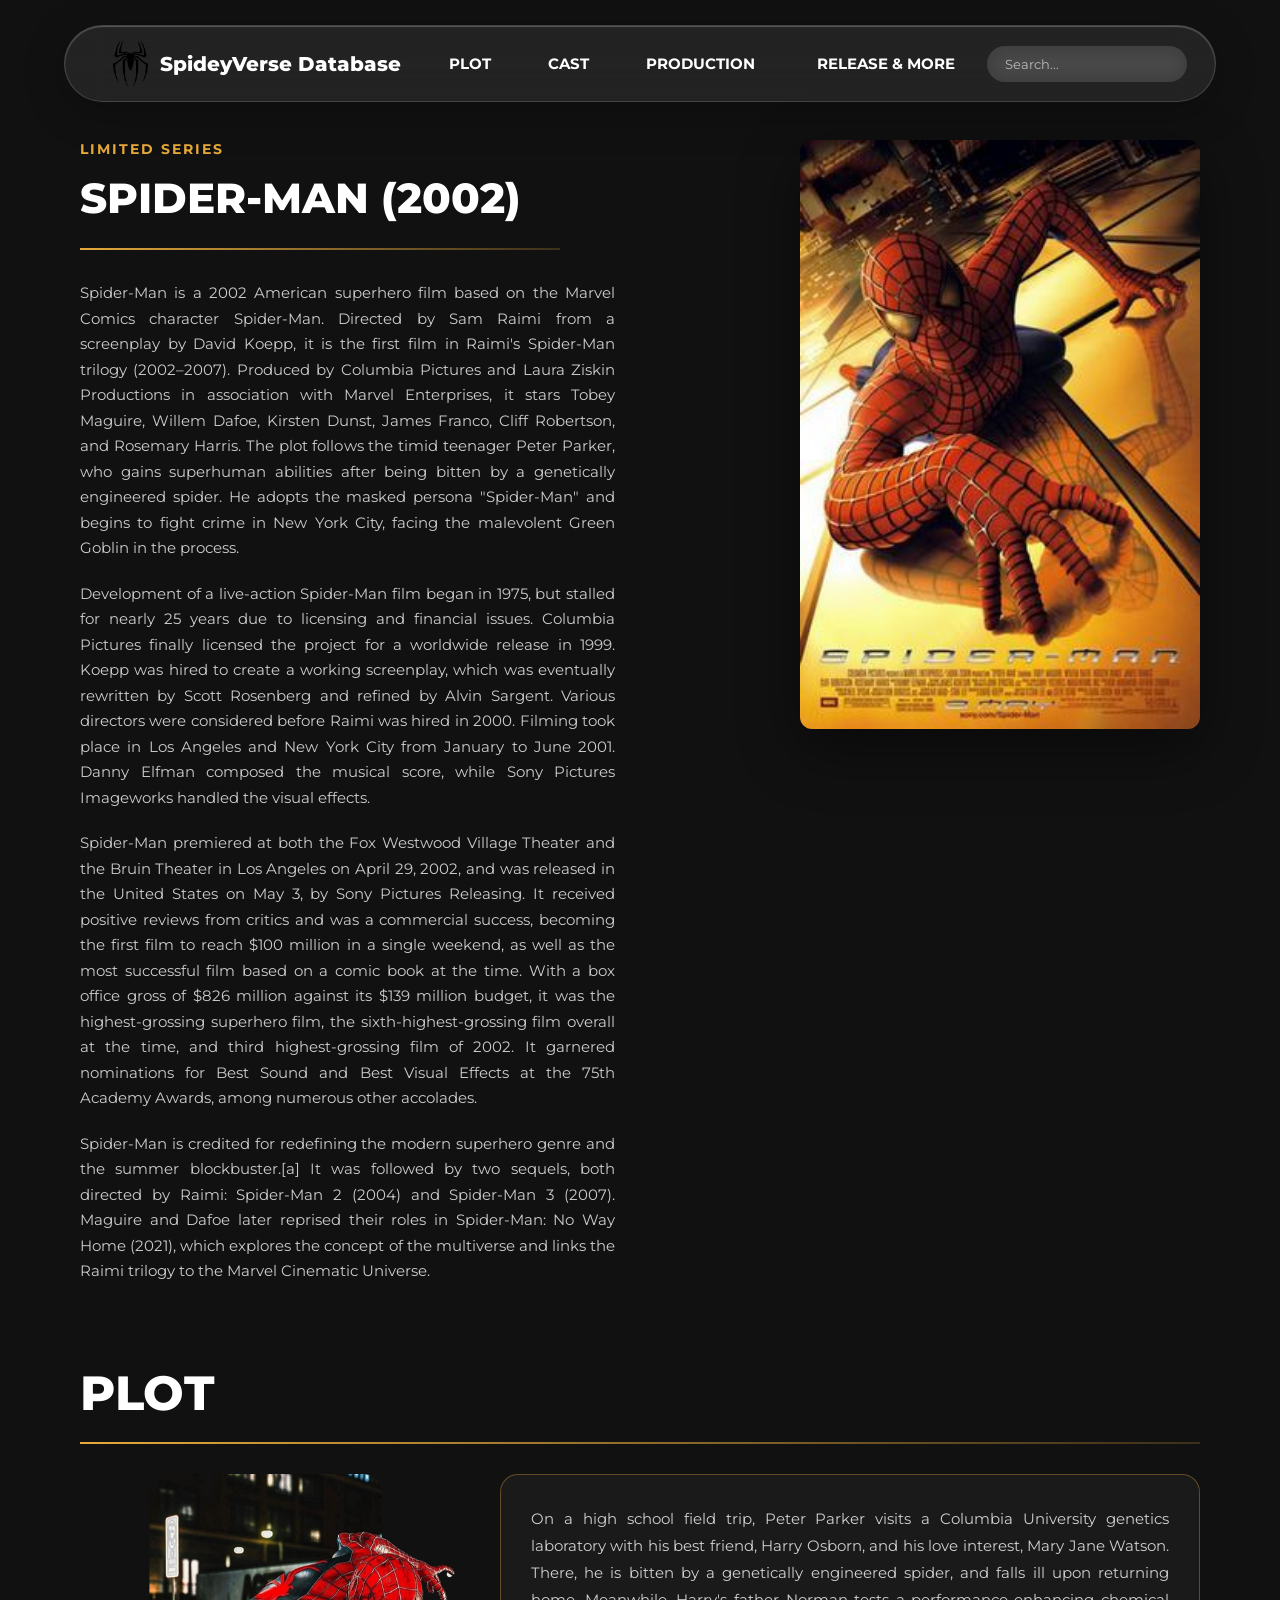
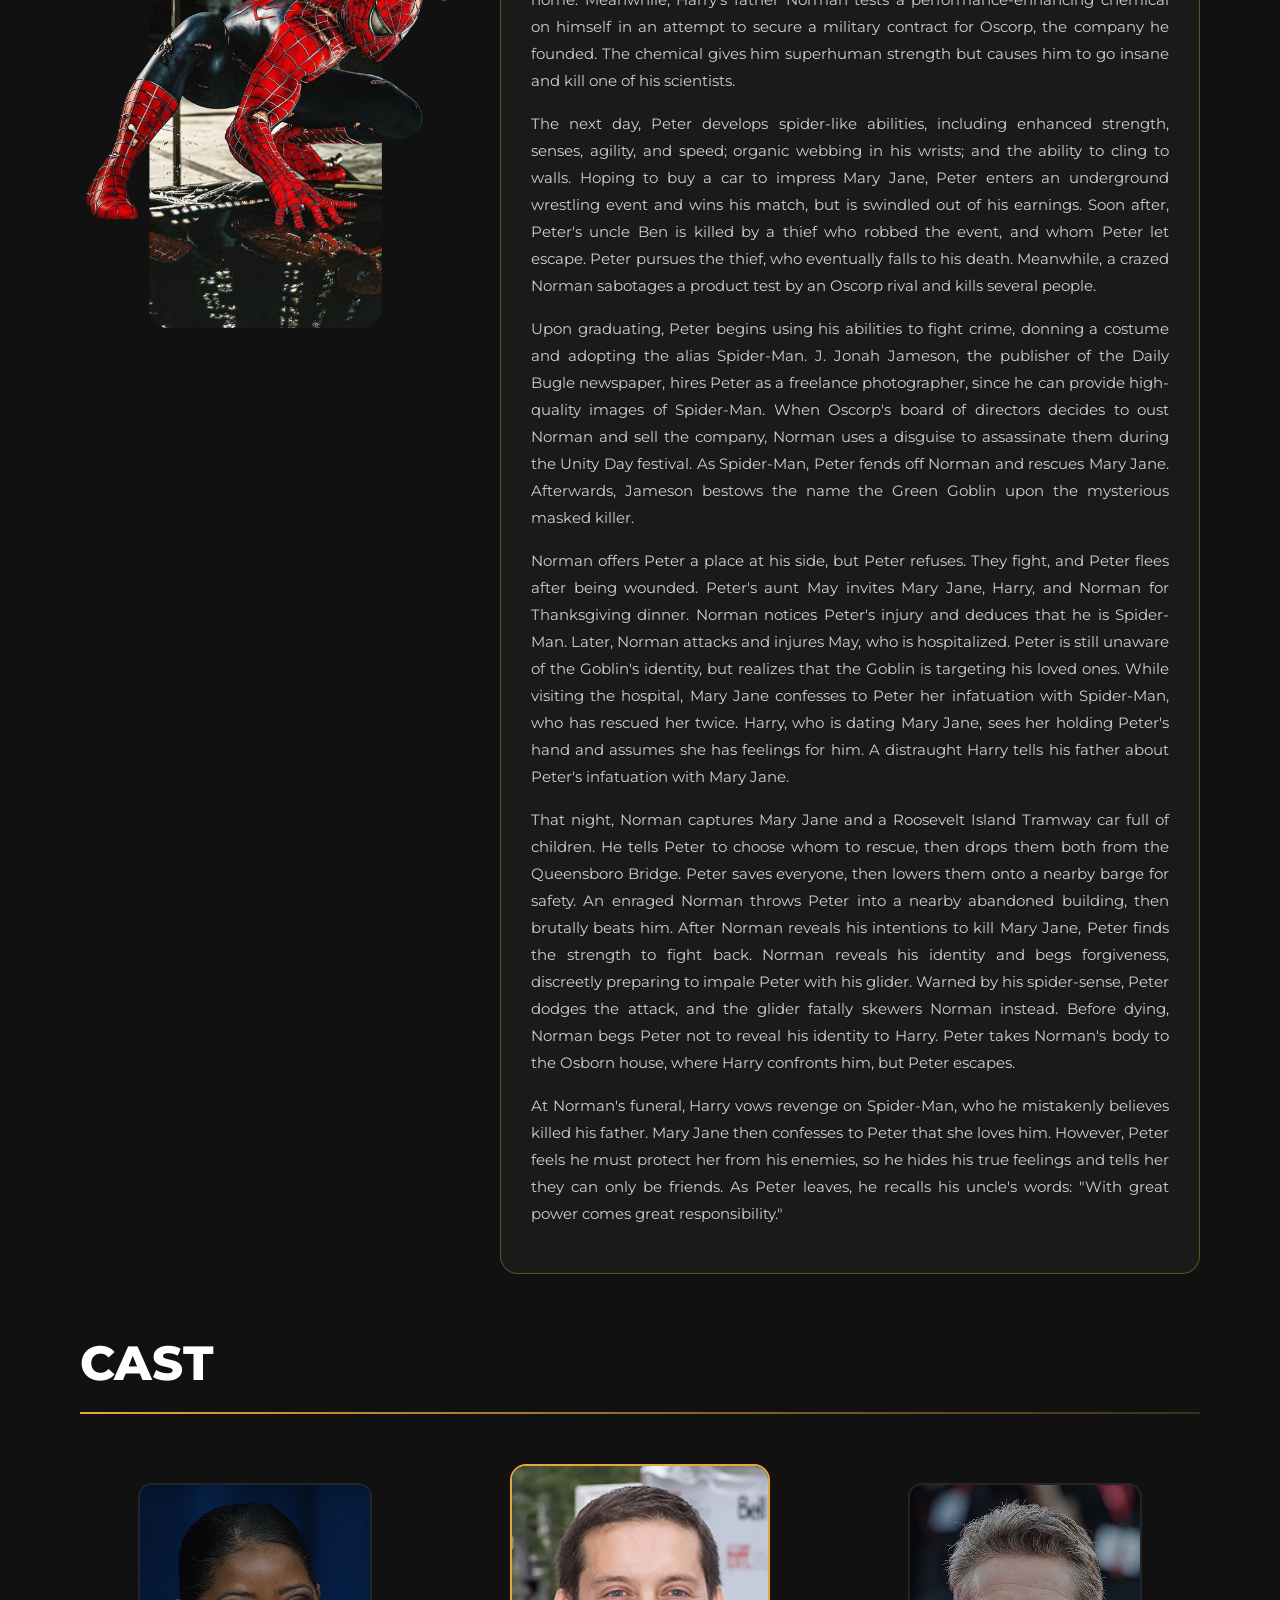
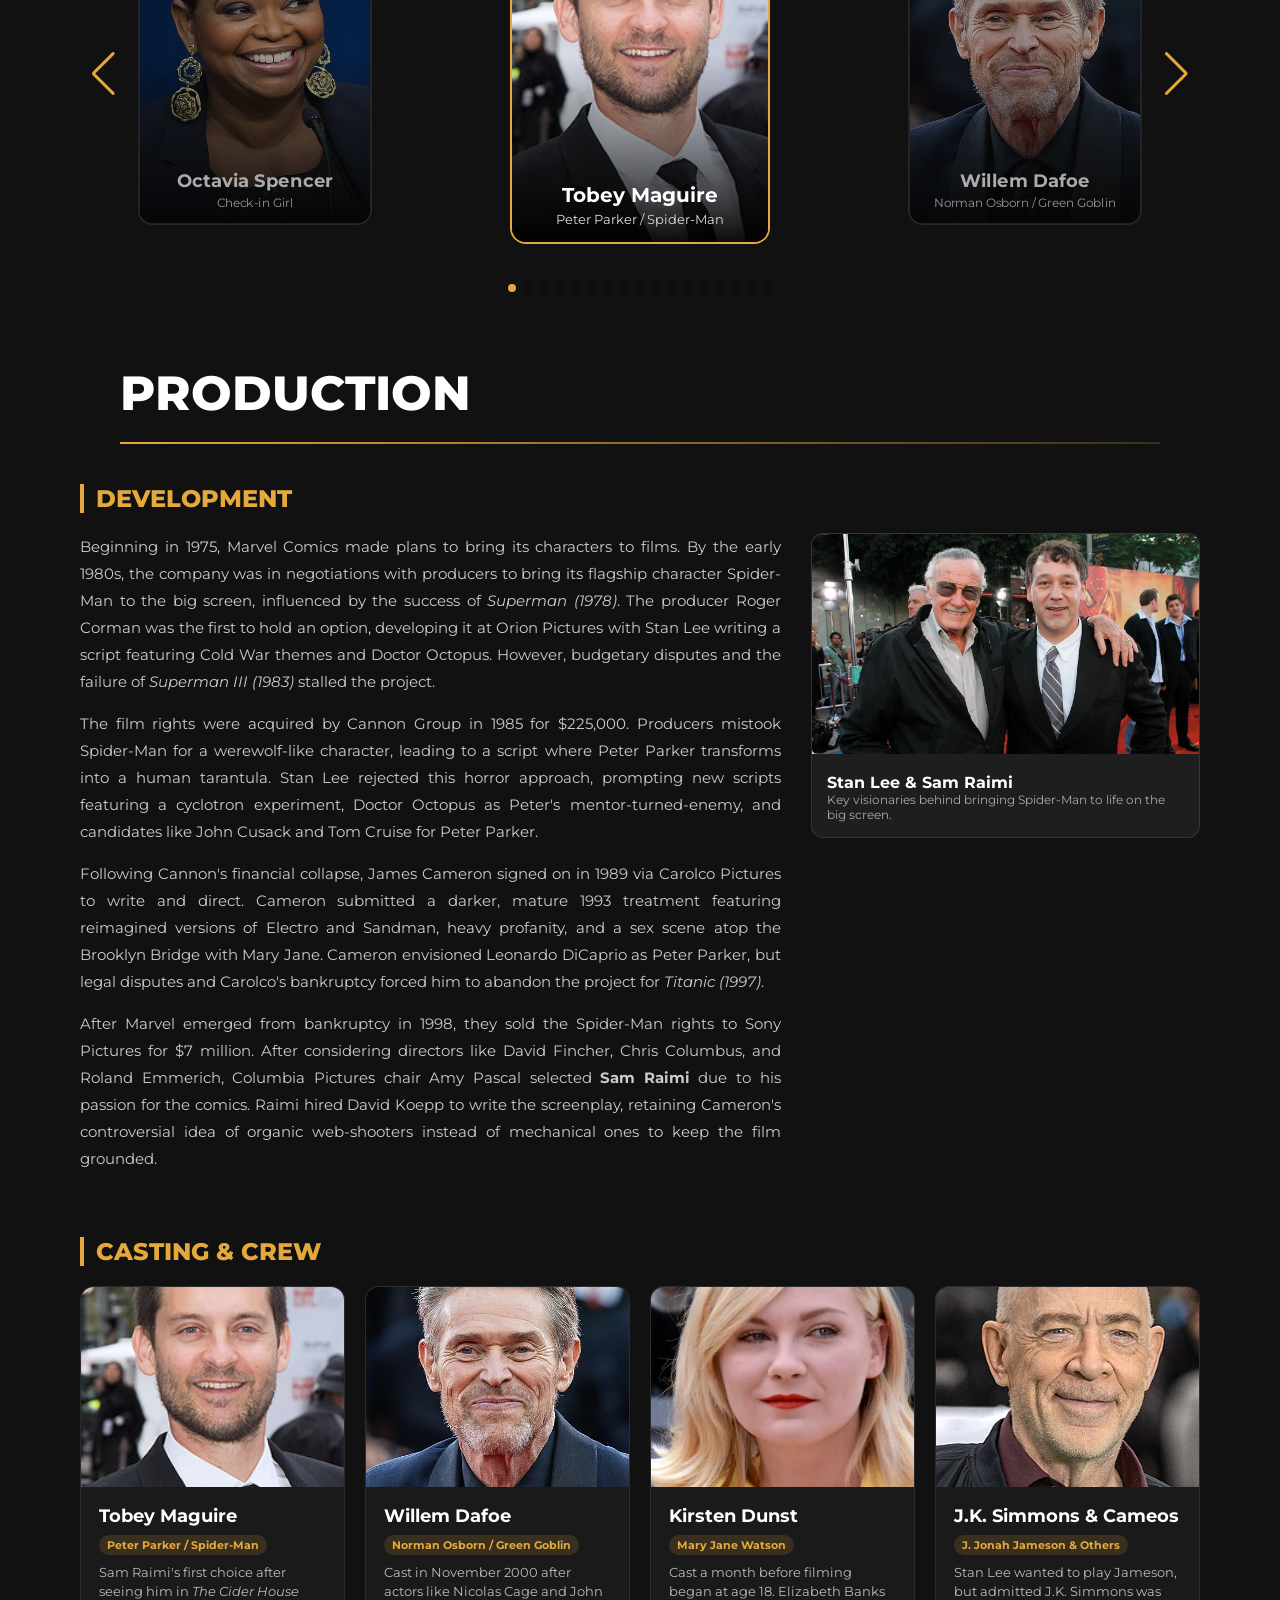
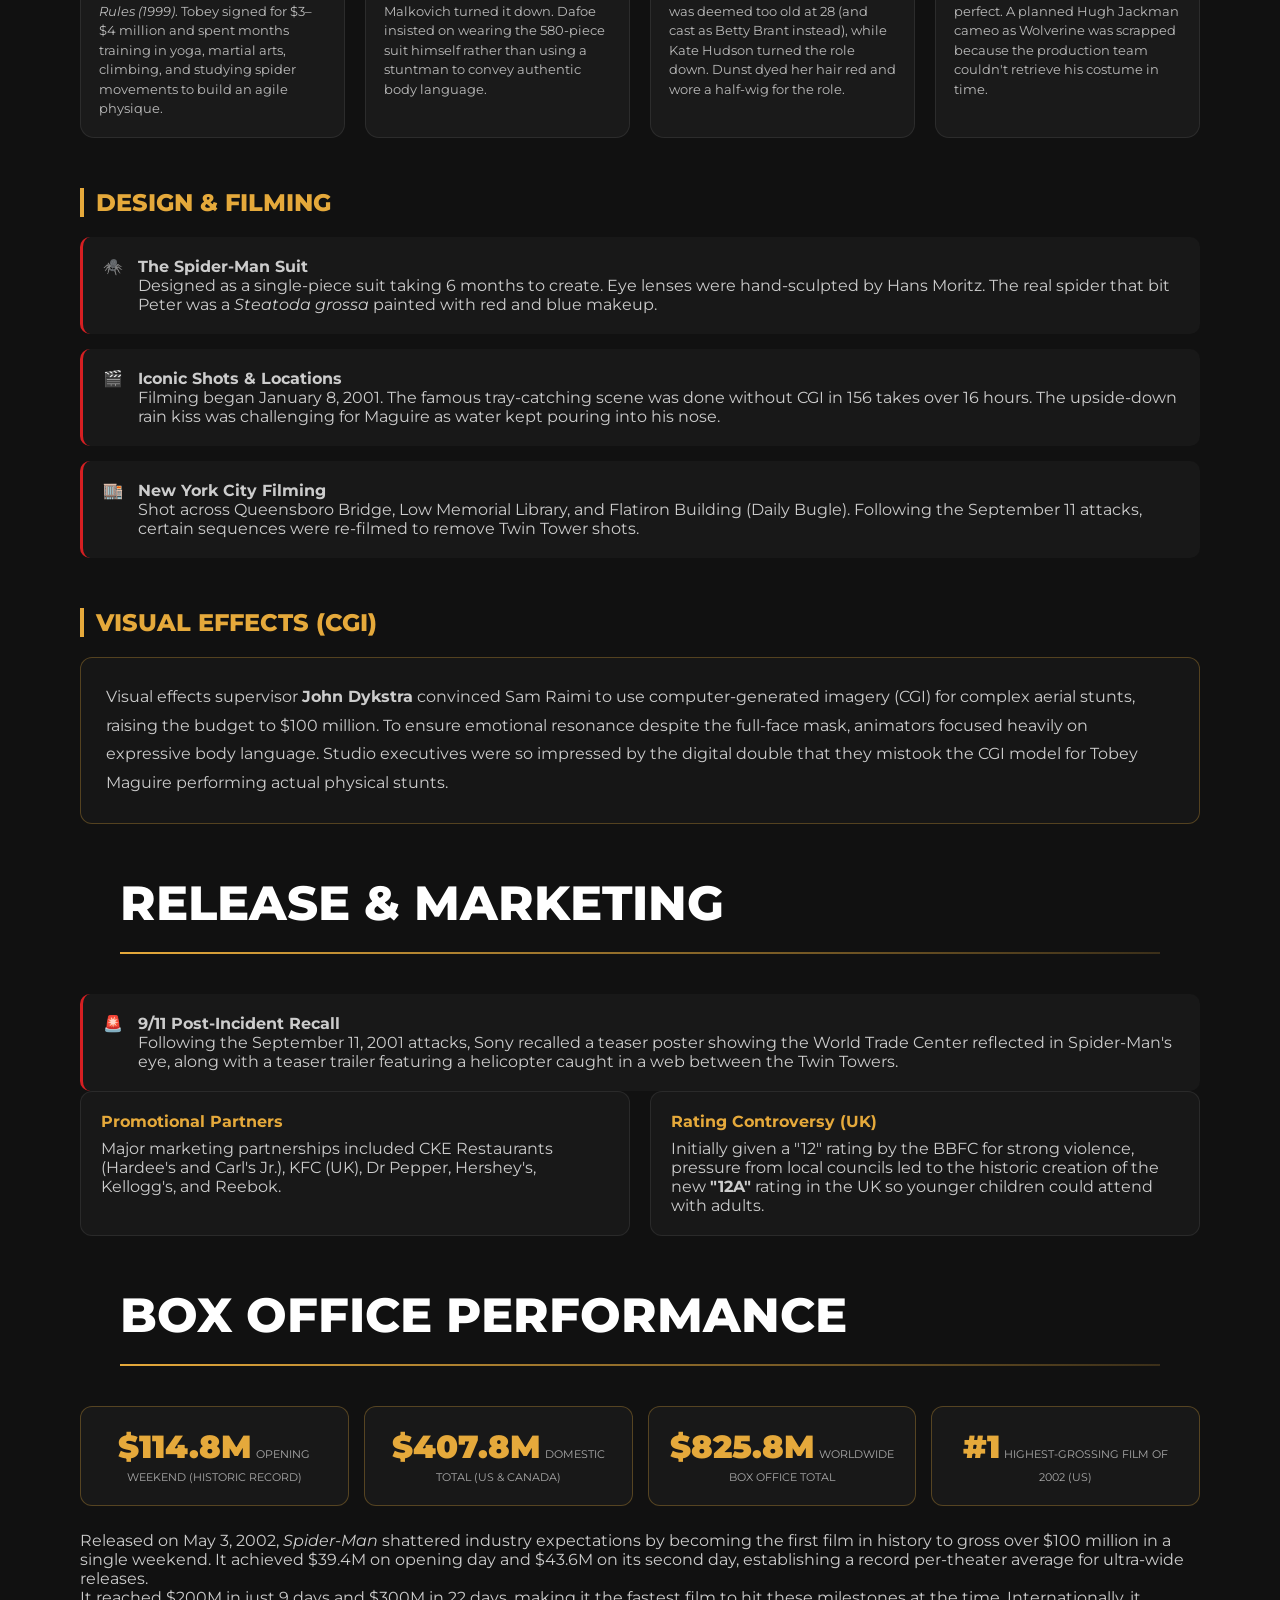
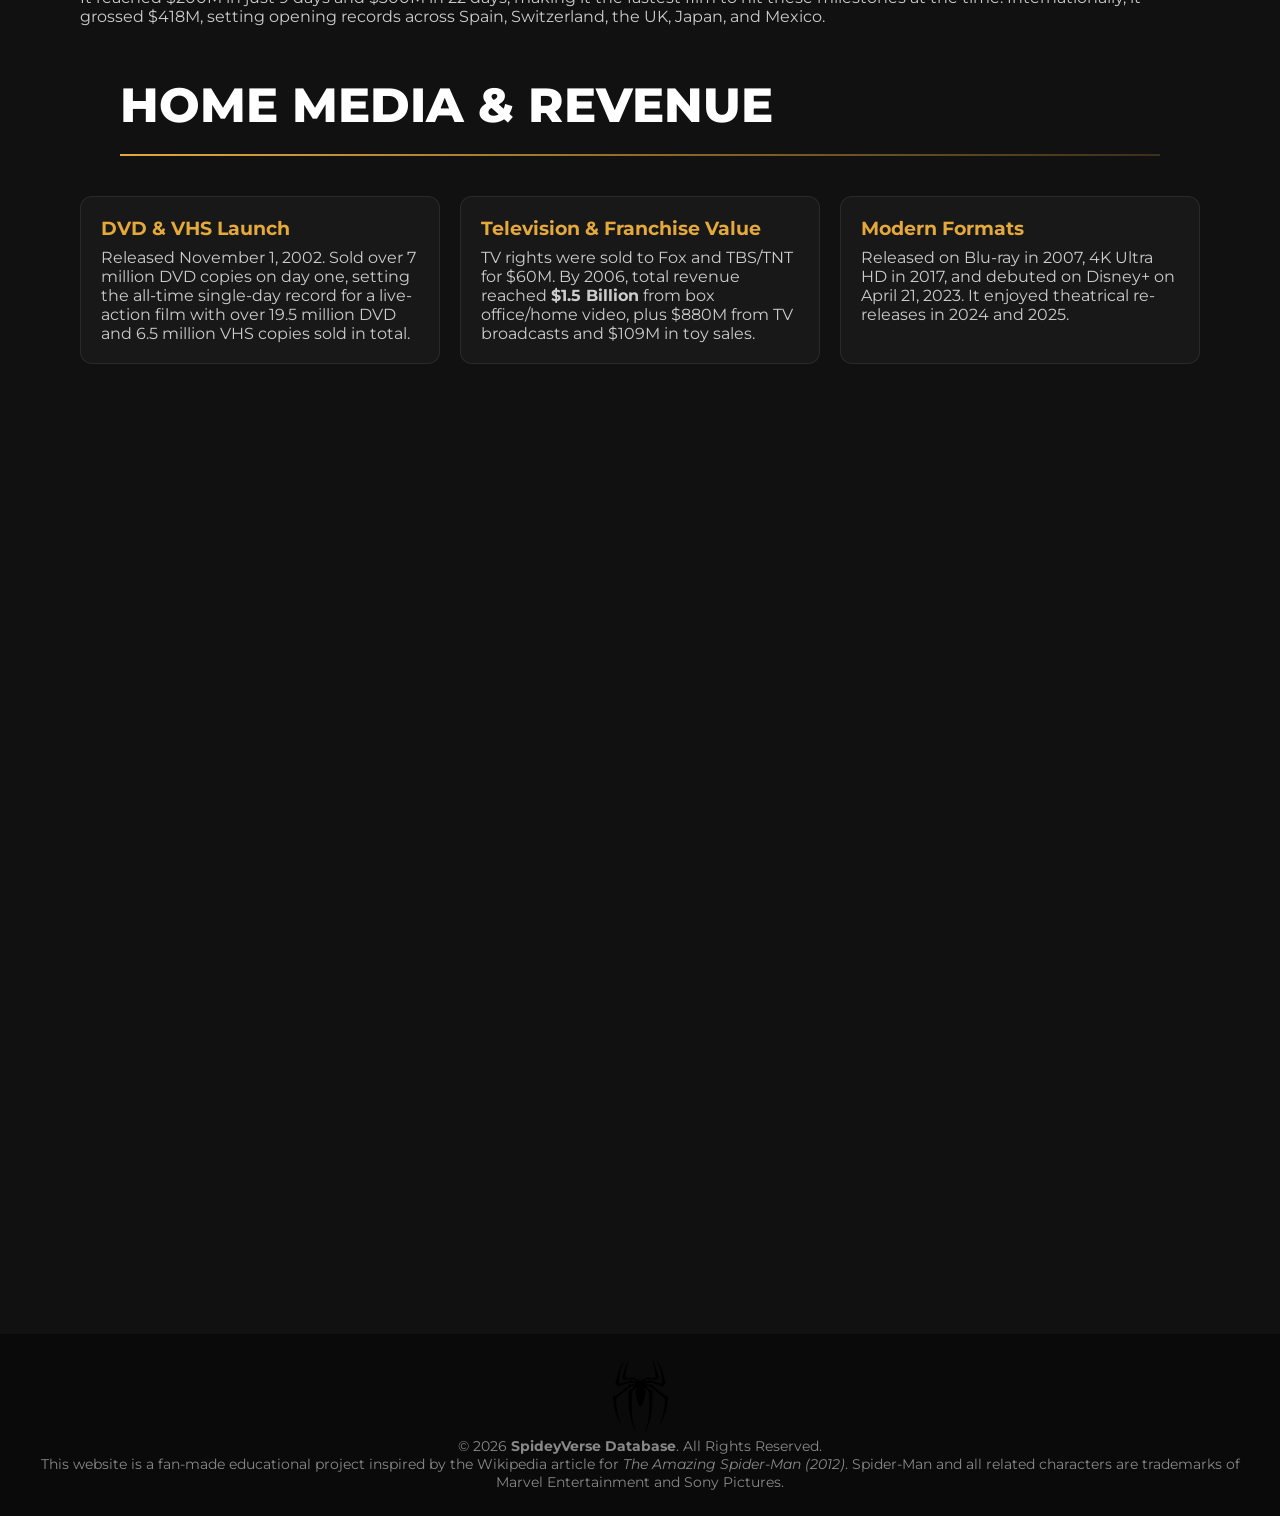
<file: spiderman 1.html>
<!DOCTYPE html>
<html lang="en">
<head>
    <meta charset="UTF-8">
    <meta name="viewport" content="width=device-width, initial-scale=1.0">
    <title>SpideyVerse Database</title>

    <link href="https://fonts.googleapis.com/css2?family=Montserrat:wght@400;500;700;900&display=swap" rel="stylesheet">

    <link rel="stylesheet" href="https://cdn.jsdelivr.net/npm/swiper@11/swiper-bundle.min.css" />

    <link rel="stylesheet" href="CSS/style.css">

    <script type="text/javascript" src="JS/search.js"></script>
    <script type="text/javascript" src="JS/entrance.js"></script>
</head>

<body>
	<header>

    <nav class="navbar">

        <div class="logo-area">
			<a href="index.html">
            <img src="IMG/logo.png" alt="Logo">
            <h2>SpideyVerse Database</h2>
			</a>
        </div>

        <ul class="nav-links">
            <li><a href="#plot">PLOT</a></li>
            <li><a href="#cast">CAST</a></li>
            
            <li class="dropdown">
                <a href="#production">PRODUCTION <i class="fas fa-chevron-down" style="font-size: 11px; margin-left: 5px;"></i></a>
                <ul class="dropdown-menu">
                    <li><a href="#production">Development</a></li>
                    <li><a href="#casting">Casting & Crew</a></li>
                    <li><a href="#design">Design & Filming</a></li>
                    <li><a href="#visual">Visual Effects</a></li>
                </ul>
            </li>

            <li class="dropdown">
                <a href="#release">RELEASE & MORE <i class="fas fa-chevron-down" style="font-size: 11px; margin-left: 5px;"></i></a>
                <ul class="dropdown-menu">
                    <li><a href="#release">Release & Marketing</a></li>
                    <li><a href="#boxoffice">Box Office</a></li>
                    <li><a href="#homemedia">Home Media</a></li>
                    <li><a href="#reception">Reception</a></li>
                    <li><a href="#accolades">Accolades</a></li>
                </ul>
            </li>
        </ul>

        <div class="search-box">
            <input type="text" id="searchInput" placeholder="Search...">
        </div>

    </nav>
</header>
    <main class="hero-container">
        <div class="hero-content">
            <p class="sub-title">Limited Series</p>
            <h1 class="main-title">SPIDER-MAN (2002)</h1>
            <div class="divider"></div>
            <p class="description">
                Spider-Man is a 2002 American superhero film based on the Marvel Comics character Spider-Man. Directed by Sam Raimi from a screenplay by David Koepp, it is the first film in Raimi's Spider-Man trilogy (2002–2007). Produced by Columbia Pictures and Laura Ziskin Productions in association with Marvel Enterprises, it stars Tobey Maguire, Willem Dafoe, Kirsten Dunst, James Franco, Cliff Robertson, and Rosemary Harris. The plot follows the timid teenager Peter Parker, who gains superhuman abilities after being bitten by a genetically engineered spider. He adopts the masked persona "Spider-Man" and begins to fight crime in New York City, facing the malevolent Green Goblin in the process.
            </p>
            <p class="description">
                Development of a live-action Spider-Man film began in 1975, but stalled for nearly 25 years due to licensing and financial issues. Columbia Pictures finally licensed the project for a worldwide release in 1999. Koepp was hired to create a working screenplay, which was eventually rewritten by Scott Rosenberg and refined by Alvin Sargent. Various directors were considered before Raimi was hired in 2000. Filming took place in Los Angeles and New York City from January to June 2001. Danny Elfman composed the musical score, while Sony Pictures Imageworks handled the visual effects.
            </p>
			<p class="description">
			Spider-Man premiered at both the Fox Westwood Village Theater and the Bruin Theater in Los Angeles on April 29, 2002, and was released in the United States on May 3, by Sony Pictures Releasing. It received positive reviews from critics and was a commercial success, becoming the first film to reach $100 million in a single weekend, as well as the most successful film based on a comic book at the time. With a box office gross of $826 million against its $139 million budget, it was the highest-grossing superhero film, the sixth-highest-grossing film overall at the time, and third highest-grossing film of 2002. It garnered nominations for Best Sound and Best Visual Effects at the 75th Academy Awards, among numerous other accolades.
			</p>
			<p class="description">
			Spider-Man is credited for redefining the modern superhero genre and the summer blockbuster.[a] It was followed by two sequels, both directed by Raimi: Spider-Man 2 (2004) and Spider-Man 3 (2007). Maguire and Dafoe later reprised their roles in Spider-Man: No Way Home (2021), which explores the concept of the multiverse and links the Raimi trilogy to the Marvel Cinematic Universe.
			</p>
        </div>
        
        <div class="posters">
            <img src="IMG/poster.png" alt="Spider-Man Poster">
        </div>
		
    </main>
	
	<div id="plot" class="subheader">
    <h2 class="section-title-large">PLOT</h2>
    <div class="yellow-divider-long"></div>
		
		 <div class="production-content">

        <div class="production-image">

            <img src="IMG/layout (6).png" alt="Spider-Man Production">

        </div>


        <div class="production-box">

            <p>On a high school field trip, Peter Parker visits a Columbia University genetics laboratory with his best friend, Harry Osborn, and his love interest, Mary Jane Watson. There, he is bitten by a genetically engineered spider, and falls ill upon returning home. Meanwhile, Harry's father Norman tests a performance-enhancing chemical on himself in an attempt to secure a military contract for Oscorp, the company he founded. The chemical gives him superhuman strength but causes him to go insane and kill one of his scientists.</p>
		
		<p>The next day, Peter develops spider-like abilities, including enhanced strength, senses, agility, and speed; organic webbing in his wrists; and the ability to cling to walls. Hoping to buy a car to impress Mary Jane, Peter enters an underground wrestling event and wins his match, but is swindled out of his earnings. Soon after, Peter's uncle Ben is killed by a thief who robbed the event, and whom Peter let escape. Peter pursues the thief, who eventually falls to his death. Meanwhile, a crazed Norman sabotages a product test by an Oscorp rival and kills several people.</p>
		
		<p>Upon graduating, Peter begins using his abilities to fight crime, donning a costume and adopting the alias Spider-Man. J. Jonah Jameson, the publisher of the Daily Bugle newspaper, hires Peter as a freelance photographer, since he can provide high-quality images of Spider-Man. When Oscorp's board of directors decides to oust Norman and sell the company, Norman uses a disguise to assassinate them during the Unity Day festival. As Spider-Man, Peter fends off Norman and rescues Mary Jane. Afterwards, Jameson bestows the name the Green Goblin upon the mysterious masked killer.</p>
		
		<p>Norman offers Peter a place at his side, but Peter refuses. They fight, and Peter flees after being wounded. Peter's aunt May invites Mary Jane, Harry, and Norman for Thanksgiving dinner. Norman notices Peter's injury and deduces that he is Spider-Man. Later, Norman attacks and injures May, who is hospitalized. Peter is still unaware of the Goblin's identity, but realizes that the Goblin is targeting his loved ones. While visiting the hospital, Mary Jane confesses to Peter her infatuation with Spider-Man, who has rescued her twice. Harry, who is dating Mary Jane, sees her holding Peter's hand and assumes she has feelings for him. A distraught Harry tells his father about Peter's infatuation with Mary Jane.</p>
		
		<p>That night, Norman captures Mary Jane and a Roosevelt Island Tramway car full of children. He tells Peter to choose whom to rescue, then drops them both from the Queensboro Bridge. Peter saves everyone, then lowers them onto a nearby barge for safety. An enraged Norman throws Peter into a nearby abandoned building, then brutally beats him. After Norman reveals his intentions to kill Mary Jane, Peter finds the strength to fight back. Norman reveals his identity and begs forgiveness, discreetly preparing to impale Peter with his glider. Warned by his spider-sense, Peter dodges the attack, and the glider fatally skewers Norman instead. Before dying, Norman begs Peter not to reveal his identity to Harry. Peter takes Norman's body to the Osborn house, where Harry confronts him, but Peter escapes.</p>
		
		<p>At Norman's funeral, Harry vows revenge on Spider-Man, who he mistakenly believes killed his father. Mary Jane then confesses to Peter that she loves him. However, Peter feels he must protect her from his enemies, so he hides his true feelings and tells her they can only be friends. As Peter leaves, he recalls his uncle's words: "With great power comes great responsibility."</p>

        </div>

    </div>
</div>
	
	<section id="cast" class="cast-section">

    <h2 class="section-title-large">CAST</h2>

    <div class="yellow-divider-long"></div>

    <div class="swiper actorSwiper">

        <div class="swiper-wrapper">


            <div class="swiper-slide">

                <div class="actor-card">

                    <img src="IMG/tobey.png">

                    <div class="overlay">

                        <h3>Tobey Maguire</h3>

                        <p>Peter Parker / Spider-Man</p>

                    </div>

                </div>

            </div>


            <div class="swiper-slide">

                <div class="actor-card">

                    <img src="IMG/Willem_Dafoe.jpg">

                    <div class="overlay">

                        <h3>Willem Dafoe</h3>

                        <p>Norman Osborn / Green Goblin</p>

                    </div>

                </div>

            </div>


            <div class="swiper-slide">

                <div class="actor-card">

                    <img src="IMG/kirsten_dunst.webp">

                    <div class="overlay">

                        <h3>Kirsten Dunst</h3>

                        <p>Mary Jane Watson</p>

                    </div>

                </div>

            </div>

<div class="swiper-slide">

                <div class="actor-card">

                    <img src="IMG/James_Franco.jpg">

                    <div class="overlay">

                        <h3>James Franco</h3>

                        <p>Harry Osborn</p>

                    </div>

                </div>

            </div>
			
			<div class="swiper-slide">

                <div class="actor-card">

                    <img src="IMG/cliff_robertson.png">

                    <div class="overlay">

                        <h3>Cliff Robertson</h3>

                        <p>Ben Parker</p>

                    </div>

                </div>

            </div>
			
			<div class="swiper-slide">

                <div class="actor-card">

                    <img src="IMG/rosemarry.png">

                    <div class="overlay">

                        <h3>Rosemary Harris</h3>

                        <p>May Parker</p>

                    </div>

                </div>

            </div>
			
			<div class="swiper-slide">

                <div class="actor-card">

                    <img src="IMG/JK_Simmons.jpg">

                    <div class="overlay">

                        <h3>J. K. Simmons</h3>

                        <p>J. Jonah Jameson</p>

                    </div>

                </div>

            </div>
			
			<div class="swiper-slide">

                <div class="actor-card">

                    <img src="IMG/joe_manganiello.jpg">

                    <div class="overlay">

                        <h3>Joe Manganiello</h3>

                        <p>Flash Thompson</p>

                    </div>

                </div>

            </div>
			
			<div class="swiper-slide">

                <div class="actor-card">

                    <img src="IMG/bill_nunn.jpg">

                    <div class="overlay">

                        <h3>Bill Nunn</h3>

                        <p>Joseph "Robbie" Robertson</p>

                    </div>

                </div>

            </div>
			
			<div class="swiper-slide">

                <div class="actor-card">

                    <img src="IMG/ted raimi.jpg">

                    <div class="overlay">

                        <h3>Ted Raimi</h3>

                        <p>Hoffman</p>

                    </div>

                </div>

            </div>
			
			<div class="swiper-slide">

                <div class="actor-card">

                    <img src="IMG/michael.jpg">

                    <div class="overlay">

                        <h3>Michael Papajohn</h3>

                        <p>Carjacker</p>

                    </div>

                </div>

            </div>
			
			<div class="swiper-slide">

                <div class="actor-card">

                    <img src="IMG/elizabeth_banks.png">

                    <div class="overlay">

                        <h3>Elizabeth Banks</h3>

                        <p>Betty Brant</p>

                    </div>

                </div>

            </div>
			
			<div class="swiper-slide">

                <div class="actor-card">

                    <img src="IMG/ron_perkins.jpg">

                    <div class="overlay">

                        <h3>Ron Perkins</h3>

                        <p>Dr. Mendel Stromm</p>

                    </div>

                </div>

            </div>
			
			<div class="swiper-slide">

                <div class="actor-card">

                    <img src="IMG/Stanley_Anderson.jpg">

                    <div class="overlay">

                        <h3>Stanley Anderson</h3>

                        <p>General Slocum</p>

                    </div>

                </div>

            </div>
			
			<div class="swiper-slide">

                <div class="actor-card">

                    <img src="IMG/Gerry_Becker.webp">

                    <div class="overlay">

                        <h3>Gerry Becker</h3>

                        <p>Maximilian Fargas</p>

                    </div>

                </div>

            </div>
			
			<div class="swiper-slide">

                <div class="actor-card">

                    <img src="IMG/jack_betts.jpg">

                    <div class="overlay">

                        <h3>Jack Betts</h3>

                        <p>Henry Balkan</p>

                    </div>

                </div>

            </div>
			
			
			<div class="swiper-slide">

                <div class="actor-card">

                    <img src="IMG/octavia.webp">

                    <div class="overlay">

                        <h3>Octavia Spencer</h3>

                        <p>Check-in Girl</p>

                    </div>

                </div>

            </div>
        </div>

        <div class="swiper-button-prev"></div>

        <div class="swiper-button-next"></div>

        <div class="swiper-pagination"></div>

    </div>

</section>
	
<section id="production" class="production-section">
    <div class="subheader">
        <h2 class="section-title-large">PRODUCTION</h2>
        <div class="yellow-divider-long"></div>
    </div>

    <div id="development" class="prod-block">
        <h3 class="prod-subtitle">DEVELOPMENT</h3>
        
        <div class="prod-grid">
            <div class="prod-text">
                <p>Beginning in 1975, Marvel Comics made plans to bring its characters to films. By the early 1980s, the company was in negotiations with producers to bring its flagship character Spider-Man to the big screen, influenced by the success of <em>Superman (1978)</em>. The producer Roger Corman was the first to hold an option, developing it at Orion Pictures with Stan Lee writing a script featuring Cold War themes and Doctor Octopus. However, budgetary disputes and the failure of <em>Superman III (1983)</em> stalled the project.</p>

                <p>The film rights were acquired by Cannon Group in 1985 for $225,000. Producers mistook Spider-Man for a werewolf-like character, leading to a script where Peter Parker transforms into a human tarantula. Stan Lee rejected this horror approach, prompting new scripts featuring a cyclotron experiment, Doctor Octopus as Peter's mentor-turned-enemy, and candidates like John Cusack and Tom Cruise for Peter Parker.</p>

                <p>Following Cannon's financial collapse, James Cameron signed on in 1989 via Carolco Pictures to write and direct. Cameron submitted a darker, mature 1993 treatment featuring reimagined versions of Electro and Sandman, heavy profanity, and a sex scene atop the Brooklyn Bridge with Mary Jane. Cameron envisioned Leonardo DiCaprio as Peter Parker, but legal disputes and Carolco's bankruptcy forced him to abandon the project for <em>Titanic (1997)</em>.</p>

                <p>After Marvel emerged from bankruptcy in 1998, they sold the Spider-Man rights to Sony Pictures for $7 million. After considering directors like David Fincher, Chris Columbus, and Roland Emmerich, Columbia Pictures chair Amy Pascal selected <strong>Sam Raimi</strong> due to his passion for the comics. Raimi hired David Koepp to write the screenplay, retaining Cameron's controversial idea of organic web-shooters instead of mechanical ones to keep the film grounded.</p>
            </div>

            <div class="prod-media">
                <div class="prod-card-img">
                    <img src="IMG/stan lee and sam raimi.webp" alt="Development Stage">
                    <div class="img-caption">
                        <h4>Stan Lee & Sam Raimi</h4>
                        <p>Key visionaries behind bringing Spider-Man to life on the big screen.</p>
                    </div>
                </div>
            </div>
        </div>
    </div>

    <div id="casting" class="prod-block">
        <h3 class="prod-subtitle">CASTING & CREW</h3>
        
        <div class="casting-cards-grid">

            <div class="casting-card">
                <div class="casting-img">
                    <img src="IMG/tobey.png" alt="Tobey Maguire">
                </div>
                <div class="casting-info">
                    <h4>Tobey Maguire</h4>
                    <span class="role-badge">Peter Parker / Spider-Man</span>
                    <p>Sam Raimi's first choice after seeing him in <em>The Cider House Rules (1999)</em>. Tobey signed for $3–$4 million and spent months training in yoga, martial arts, climbing, and studying spider movements to build an agile physique.</p>
                </div>
            </div>

            <div class="casting-card">
                <div class="casting-img">
                    <img src="IMG/Willem_Dafoe.jpg" alt="Willem Dafoe">
                </div>
                <div class="casting-info">
                    <h4>Willem Dafoe</h4>
                    <span class="role-badge">Norman Osborn / Green Goblin</span>
                    <p>Cast in November 2000 after actors like Nicolas Cage and John Malkovich turned it down. Dafoe insisted on wearing the 580-piece suit himself rather than using a stuntman to convey authentic body language.</p>
                </div>
            </div>

            <div class="casting-card">
                <div class="casting-img">
                    <img src="IMG/kirsten_dunst.webp" alt="Kirsten Dunst">
                </div>
                <div class="casting-info">
                    <h4>Kirsten Dunst</h4>
                    <span class="role-badge">Mary Jane Watson</span>
                    <p>Cast a month before filming began at age 18. Elizabeth Banks was deemed too old at 28 (and cast as Betty Brant instead), while Kate Hudson turned the role down. Dunst dyed her hair red and wore a half-wig for the role.</p>
                </div>
            </div>

            <div class="casting-card">
                <div class="casting-img">
                    <img src="IMG/JK_Simmons.jpg" alt="J.K. Simmons">
                </div>
                <div class="casting-info">
                    <h4>J.K. Simmons & Cameos</h4>
                    <span class="role-badge">J. Jonah Jameson & Others</span>
                    <p>Stan Lee wanted to play Jameson, but admitted J.K. Simmons was perfect. A planned Hugh Jackman cameo as Wolverine was scrapped because the production team couldn't retrieve his costume in time.</p>
                </div>
            </div>
        </div>
    </div>

    <div id="design" class="prod-block">
        <h3 class="prod-subtitle">DESIGN & FILMING</h3>
        
        <div class="prod-highlights">
            <div class="highlight-box">
                <div class="icon">🕷️</div>
                <div>
                    <h4>The Spider-Man Suit</h4>
                    <p>Designed as a single-piece suit taking 6 months to create. Eye lenses were hand-sculpted by Hans Moritz. The real spider that bit Peter was a <em>Steatoda grossa</em> painted with red and blue makeup.</p>
                </div>
            </div>

            <div class="highlight-box">
                <div class="icon">🎬</div>
                <div>
                    <h4>Iconic Shots & Locations</h4>
                    <p>Filming began January 8, 2001. The famous tray-catching scene was done without CGI in 156 takes over 16 hours. The upside-down rain kiss was challenging for Maguire as water kept pouring into his nose.</p>
                </div>
            </div>

            <div class="highlight-box">
                <div class="icon">🏬</div>
                <div>
                    <h4>New York City Filming</h4>
                    <p>Shot across Queensboro Bridge, Low Memorial Library, and Flatiron Building (Daily Bugle). Following the September 11 attacks, certain sequences were re-filmed to remove Twin Tower shots.</p>
                </div>
            </div>
        </div>
    </div>

    <div id="visual" class="prod-block">
        <h3 class="prod-subtitle">VISUAL EFFECTS (CGI)</h3>
        
        <div class="vfx-container">
            <p>Visual effects supervisor <strong>John Dykstra</strong> convinced Sam Raimi to use computer-generated imagery (CGI) for complex aerial stunts, raising the budget to $100 million. To ensure emotional resonance despite the full-face mask, animators focused heavily on expressive body language. Studio executives were so impressed by the digital double that they mistook the CGI model for Tobey Maguire performing actual physical stunts.</p>
        </div>
    </div>
</section>

<section id="release" class="info-section">
    <div class="subheader">
        <h2 class="section-title-large">RELEASE & MARKETING</h2>
        <div class="yellow-divider-long"></div>
    </div>

    <div class="prod-block">
        <div class="highlight-box red-accent">
            <div class="icon">🚨</div>
            <div>
                <h4>9/11 Post-Incident Recall</h4>
                <p>Following the September 11, 2001 attacks, Sony recalled a teaser poster showing the World Trade Center reflected in Spider-Man's eye, along with a teaser trailer featuring a helicopter caught in a web between the Twin Towers.</p>
            </div>
        </div>

        <div class="marketing-grid">
            <div class="mkt-card">
                <h4>Promotional Partners</h4>
                <p>Major marketing partnerships included CKE Restaurants (Hardee's and Carl's Jr.), KFC (UK), Dr Pepper, Hershey's, Kellogg's, and Reebok.</p>
            </div>
            <div class="mkt-card">
                <h4>Rating Controversy (UK)</h4>
                <p>Initially given a "12" rating by the BBFC for strong violence, pressure from local councils led to the historic creation of the new <strong>"12A"</strong> rating in the UK so younger children could attend with adults.</p>
            </div>
        </div>
    </div>
</section>

<section id="boxoffice" class="info-section">
    <div class="subheader">
        <h2 class="section-title-large">BOX OFFICE PERFORMANCE</h2>
        <div class="yellow-divider-long"></div>
    </div>

    <div class="stats-grid">
        <div class="stat-card">
            <span class="stat-number">$114.8M</span>
            <span class="stat-label">Opening Weekend (Historic Record)</span>
        </div>
        <div class="stat-card">
            <span class="stat-number">$407.8M</span>
            <span class="stat-label">Domestic Total (US & Canada)</span>
        </div>
        <div class="stat-card">
            <span class="stat-number">$825.8M</span>
            <span class="stat-label">Worldwide Box Office Total</span>
        </div>
        <div class="stat-card">
            <span class="stat-number">#1</span>
            <span class="stat-label">Highest-Grossing Film of 2002 (US)</span>
        </div>
    </div>

    <div class="boxoffice-content">
        <p>Released on May 3, 2002, <em>Spider-Man</em> shattered industry expectations by becoming the first film in history to gross over $100 million in a single weekend. It achieved $39.4M on opening day and $43.6M on its second day, establishing a record per-theater average for ultra-wide releases.</p>
        <p>It reached $200M in just 9 days and $300M in 22 days, making it the fastest film to hit these milestones at the time. Internationally, it grossed $418M, setting opening records across Spain, Switzerland, the UK, Japan, and Mexico.</p>
    </div>
</section>

<section id="homemedia"class="info-section">
    <div class="subheader">
        <h2 class="section-title-large">HOME MEDIA & REVENUE</h2>
        <div class="yellow-divider-long"></div>
    </div>

    <div class="media-grid">
        <div class="media-card">
            <h3>DVD & VHS Launch</h3>
            <p>Released November 1, 2002. Sold over 7 million DVD copies on day one, setting the all-time single-day record for a live-action film with over 19.5 million DVD and 6.5 million VHS copies sold in total.</p>
        </div>
        <div class="media-card">
            <h3>Television & Franchise Value</h3>
            <p>TV rights were sold to Fox and TBS/TNT for $60M. By 2006, total revenue reached <strong>$1.5 Billion</strong> from box office/home video, plus $880M from TV broadcasts and $109M in toy sales.</p>
        </div>
        <div class="media-card">
            <h3>Modern Formats</h3>
            <p>Released on Blu-ray in 2007, 4K Ultra HD in 2017, and debuted on Disney+ on April 21, 2023. It enjoyed theatrical re-releases in 2024 and 2025.</p>
        </div>
    </div>
</section>

<section id="reception" class="info-section">
    <div class="subheader">
        <h2 class="section-title-large">CRITICAL RECEPTION</h2>
        <div class="yellow-divider-long"></div>
    </div>

    <div class="scores-container">
        <div class="score-box">
            <div class="score-val gold">90%</div>
            <div class="score-title">Rotten Tomatoes</div>
        </div>
        <div class="score-box">
            <div class="score-val">73/100</div>
            <div class="score-title">Metacritic</div>
        </div>
        <div class="score-box">
            <div class="score-val red">A−</div>
            <div class="score-title">CinemaScore</div>
        </div>
    </div>

    <div class="reviews-grid">
        <div class="review-quote">
            <p>"Not only does Spider-Man provide a good dose of web-swinging fun, but it also has a heart, thanks to the combined charms of director Sam Raimi and star Tobey Maguire."</p>
            <span>— Critics Consensus, Rotten Tomatoes</span>
        </div>
        <div class="review-quote">
            <p>"A nimble, spirited tale that adroitly captures the flavor of Spider-Man comics... It's difficult to imagine anyone else in the role."</p>
            <span>— Eric Harrison, Houston Chronicle</span>
        </div>
    </div>
</section>

<section id="accolades" class="info-section">
    <div class="subheader">
        <h2 class="section-title-large">MAJOR ACCOLADES</h2>
        <div class="yellow-divider-long"></div>
    </div>

    <div class="table-responsive">
        <table class="accolades-table">
            <thead>
                <tr>
                    <th>Award</th>
                    <th>Category</th>
                    <th>Nominee(s)</th>
                    <th>Result</th>
                </tr>
            </thead>
            <tbody>
                <tr>
                    <td>Academy Awards (75th)</td>
                    <td>Best Visual Effects</td>
                    <td>John Dykstra, Scott Stokdyk, Anthony LaMolinara, John Frazier</td>
                    <td><span class="status nom">Nominated</span></td>
                </tr>
                <tr>
                    <td>Academy Awards (75th)</td>
                    <td>Best Sound</td>
                    <td>Kevin O'Connell, Greg P. Russell, Ed Novick</td>
                    <td><span class="status nom">Nominated</span></td>
                </tr>
                <tr>
                    <td>Saturn Awards</td>
                    <td>Best Music</td>
                    <td>Danny Elfman</td>
                    <td><span class="status win">Won</span></td>
                </tr>
                <tr>
                    <td>MTV Movie Awards</td>
                    <td>Best Kiss</td>
                    <td>Tobey Maguire & Kirsten Dunst</td>
                    <td><span class="status win">Won</span></td>
                </tr>
                <tr>
                    <td>MTV Movie Awards</td>
                    <td>Best Female Performance</td>
                    <td>Kirsten Dunst</td>
                    <td><span class="status win">Won</span></td>
                </tr>
                <tr>
                    <td>Empire Awards</td>
                    <td>Best Actress</td>
                    <td>Kirsten Dunst</td>
                    <td><span class="status win">Won</span></td>
                </tr>
            </tbody>
        </table>
    </div>
</section>

    <script src="https://cdn.jsdelivr.net/npm/swiper@11/swiper-bundle.min.js"></script>
    <script src="JS/swiper.js"></script>
    <script src="JS/entrance.js"></script>
	<script src="JS/search.js"></script>
	<footer class="footer">

    <div class="footer-container">

        <img src="IMG/logo.png" alt="SpideyVerse Database Logo" class="footer-logo">

        <p class="footer-text">
            © 2026 <strong>SpideyVerse Database</strong>. All Rights Reserved.
        </p>

        <p class="footer-small">
            This website is a fan-made educational project inspired by the Wikipedia article for
            <em>The Amazing Spider-Man (2012)</em>. Spider-Man and all related characters are
            trademarks of Marvel Entertainment and Sony Pictures.
        </p>

    </div>

</footer>
</body>
</html>
</file>
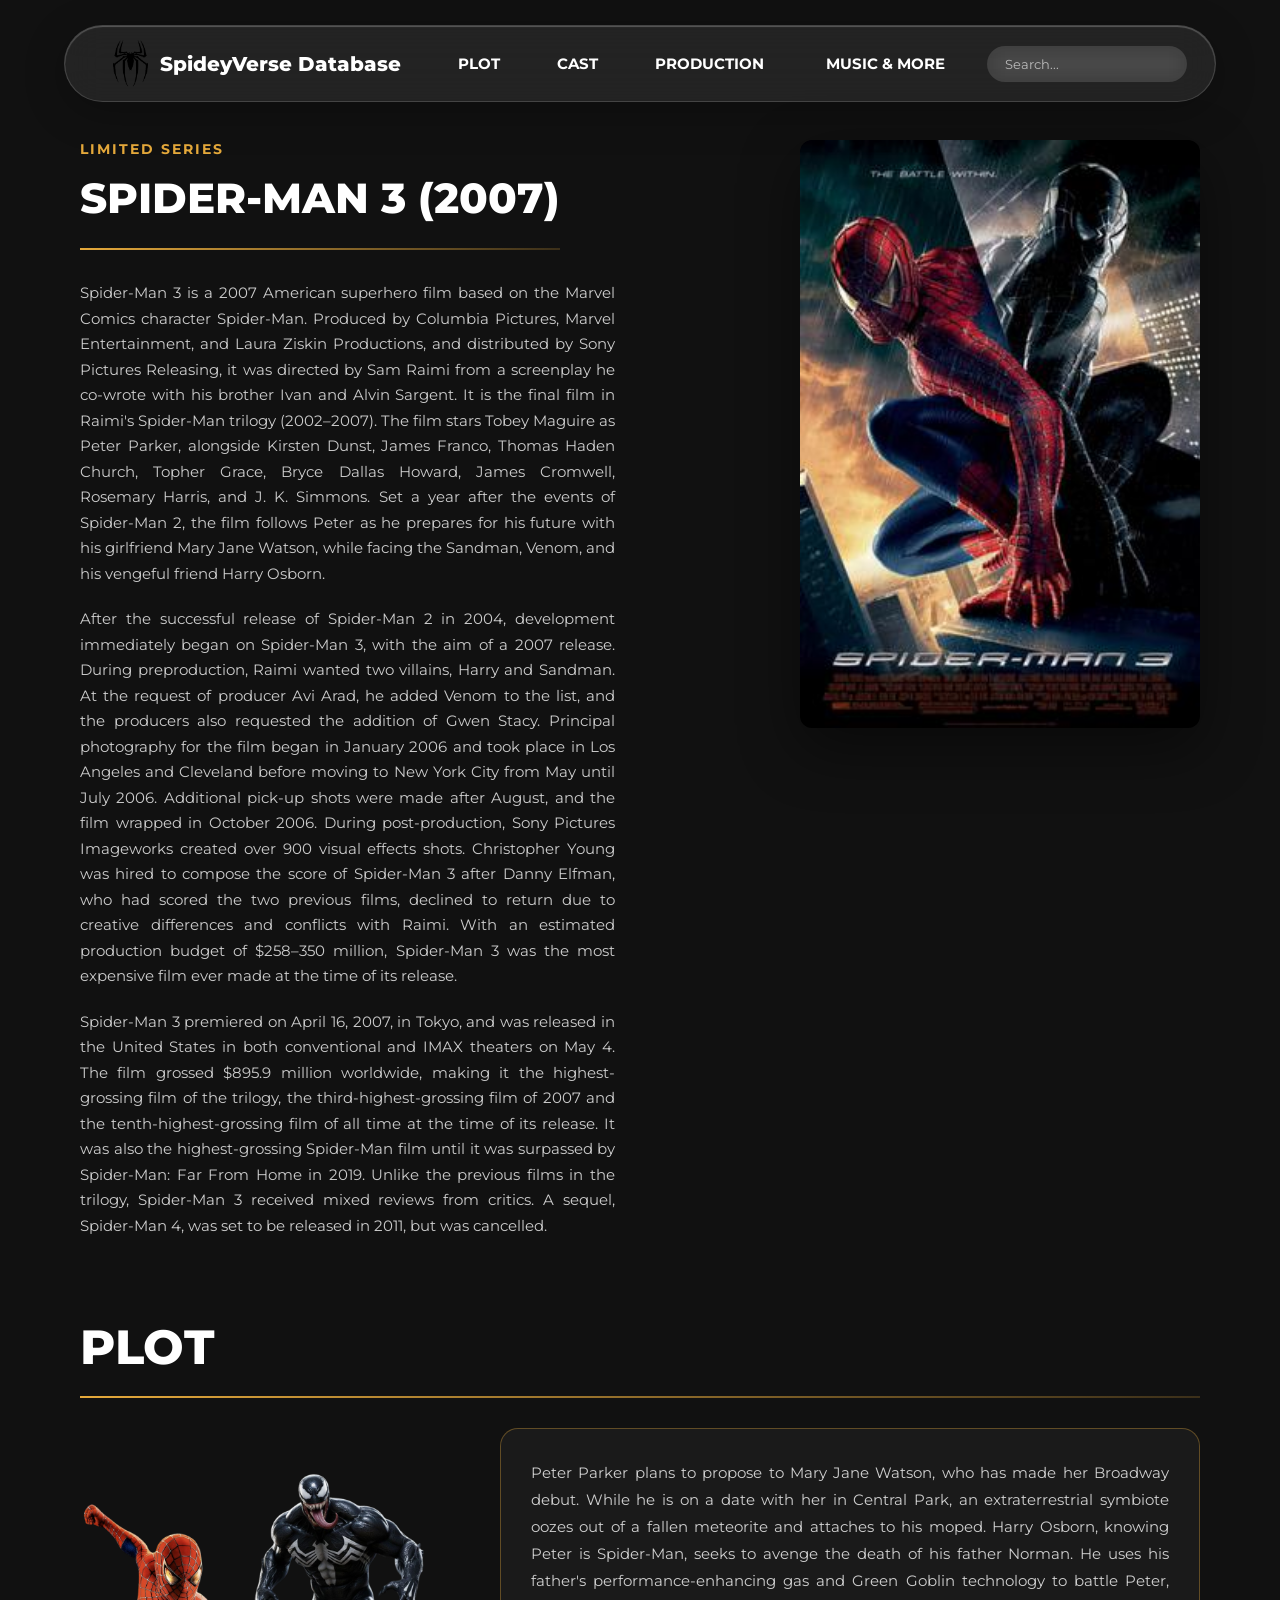
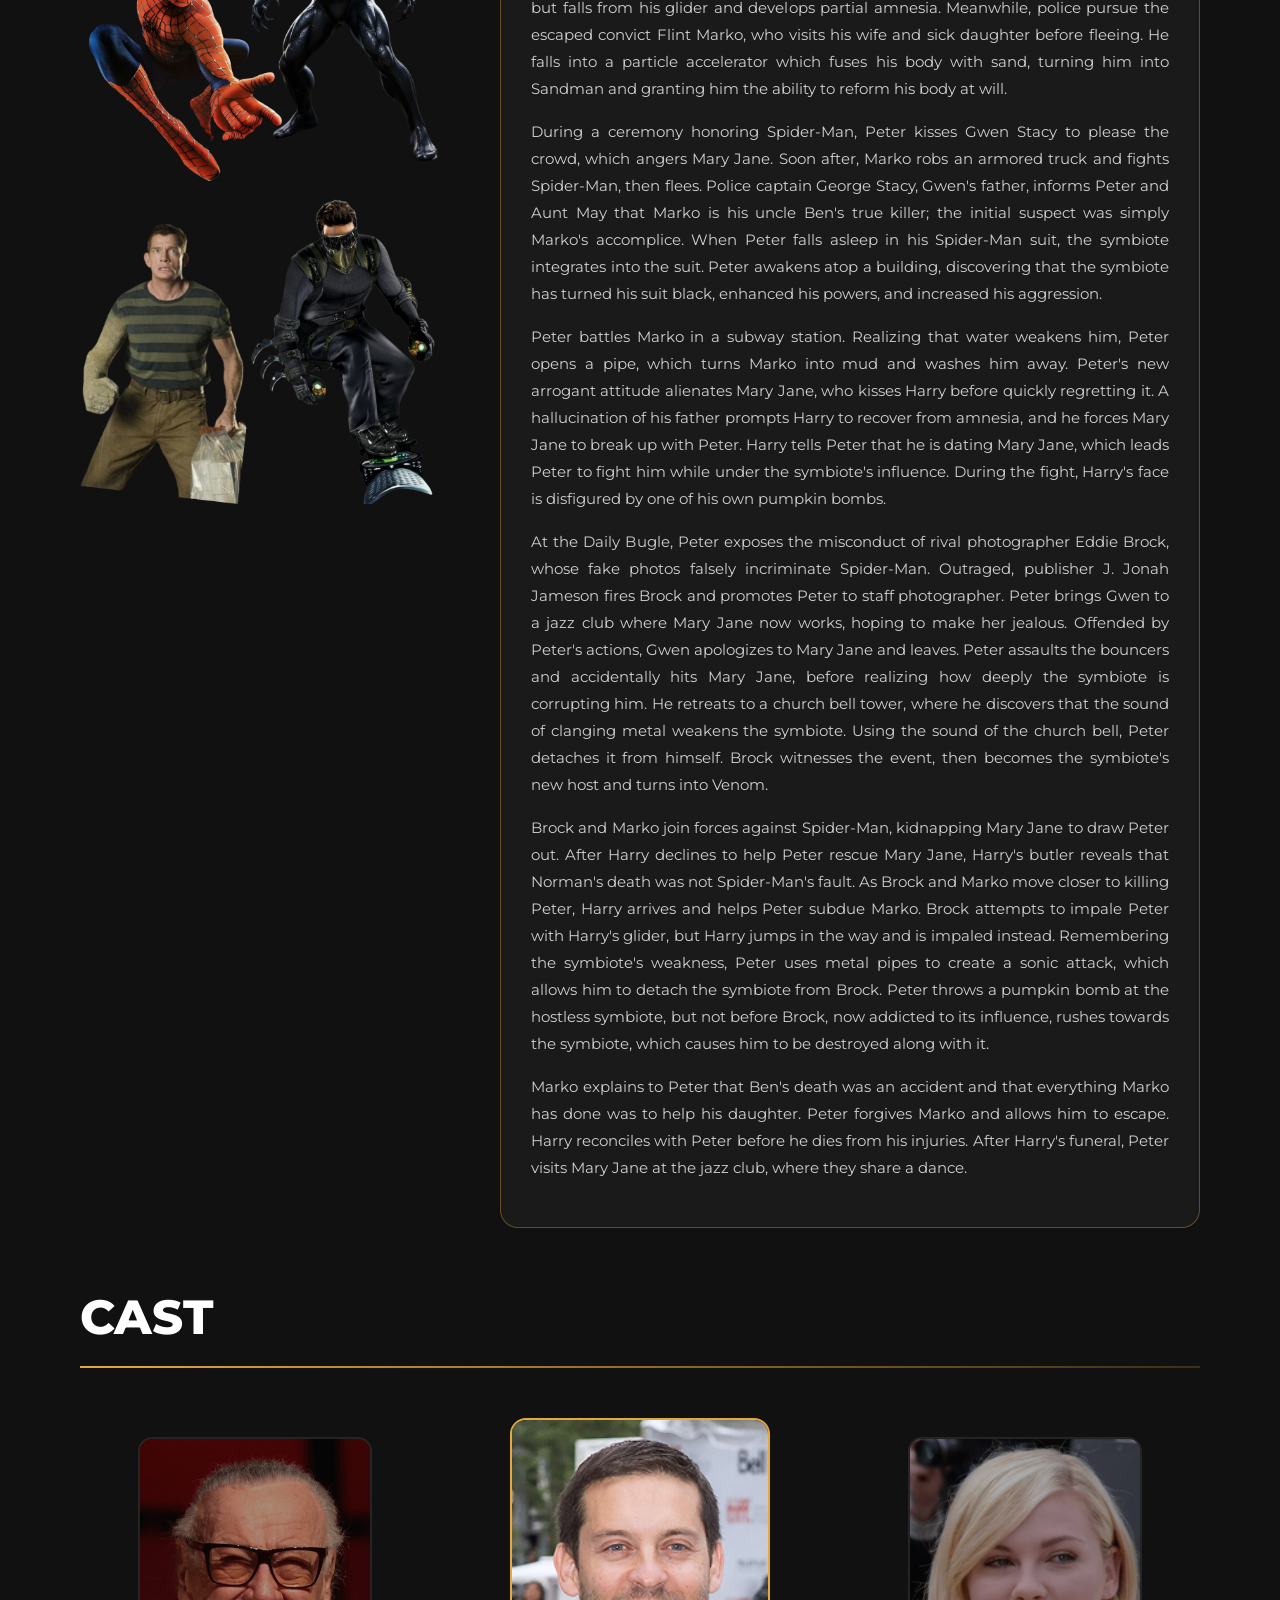
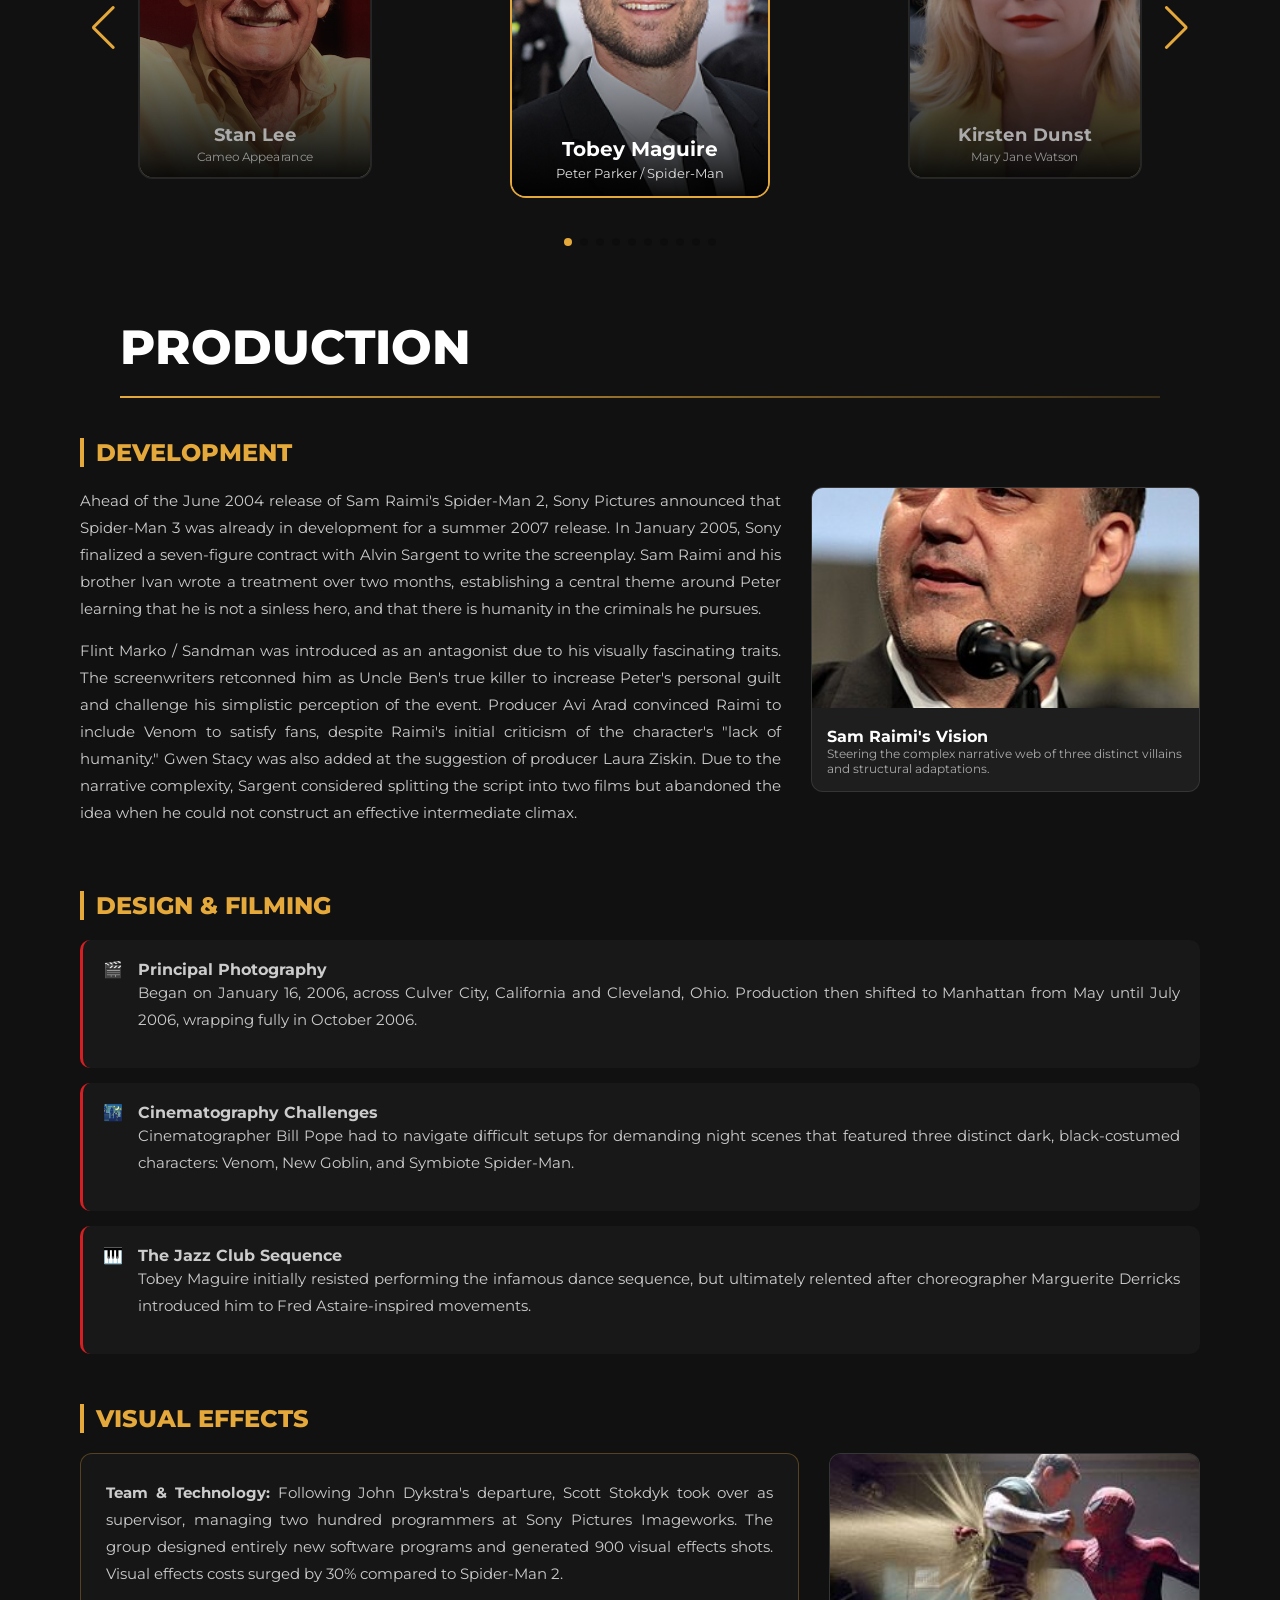
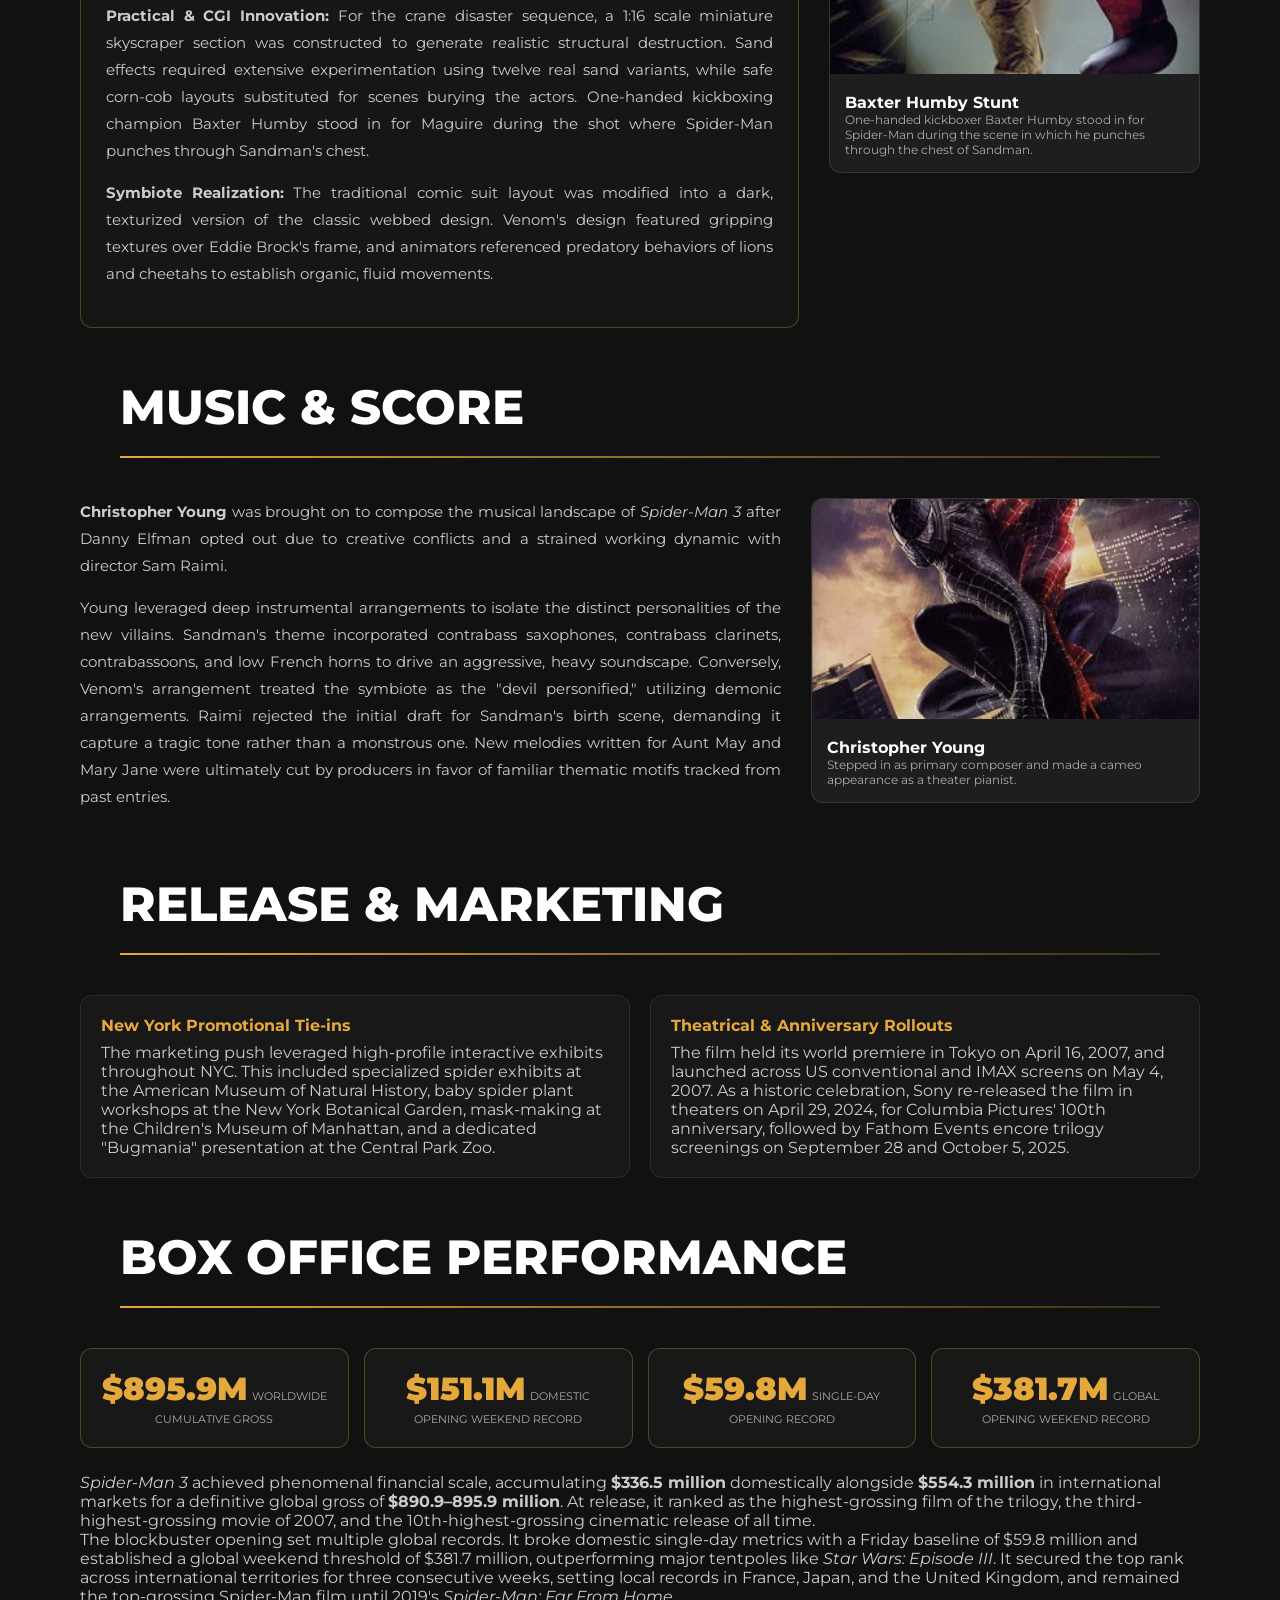
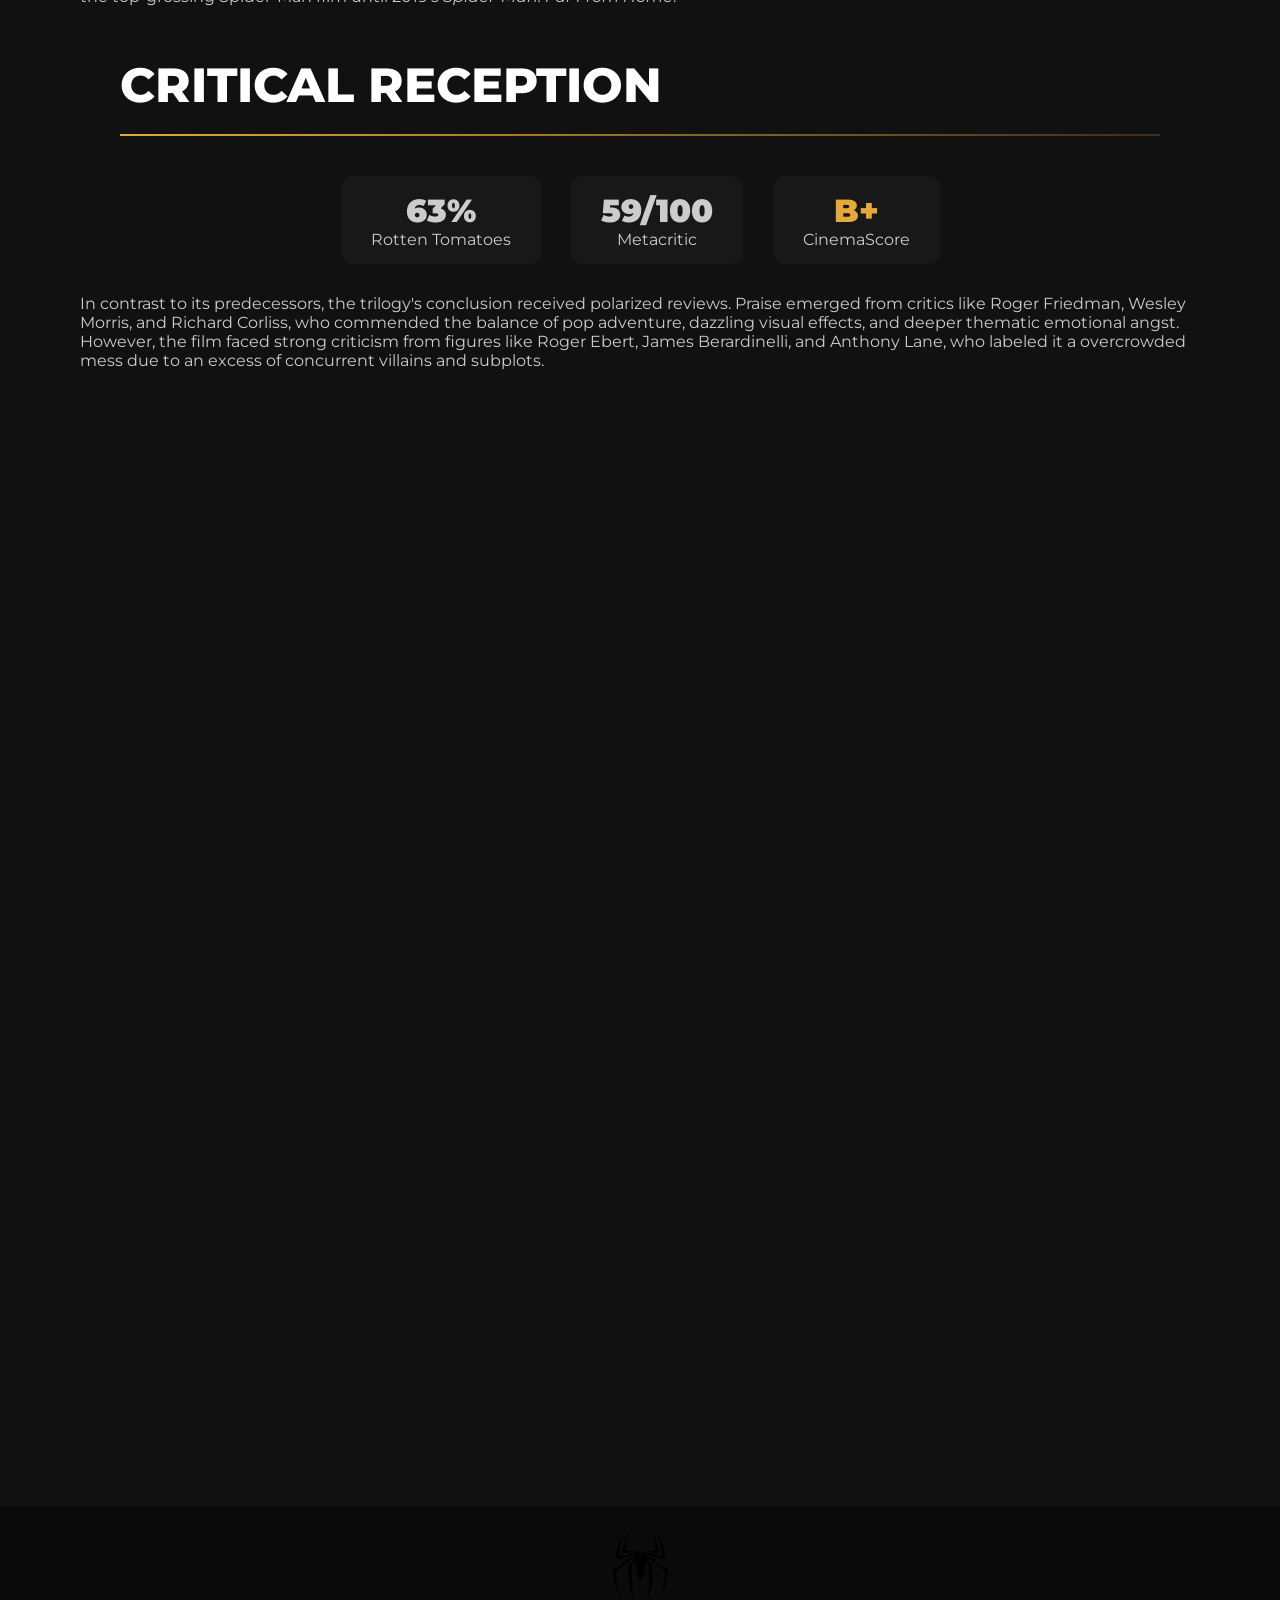
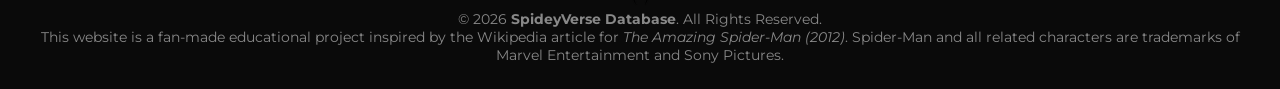
<file: spiderman 3.html>
<!DOCTYPE html>
<html lang="en">
<head>
    <meta charset="UTF-8">
    <meta name="viewport" content="width=device-width, initial-scale=1.0">
    <title>SpideyVerse Database - Spider-Man 3</title>

    <link href="https://fonts.googleapis.com/css2?family=Montserrat:wght@400;500;700;900&display=swap" rel="stylesheet">

    <link rel="stylesheet" href="https://cdn.jsdelivr.net/npm/swiper@11/swiper-bundle.min.css" />
	<script src="https://code.jquery.com/jquery-3.7.1.min.js"></script>

    <link rel="stylesheet" href="CSS/style.css">

    <script type="text/javascript" src="JS/search.js"></script>
    <script type="text/javascript" src="JS/entrance.js"></script>
	<script type="text/javascript" src="JS/lightbox.js"></script>
	<link href="CSS/lightbox.css" rel="stylesheet" type="text/css" media="screen" />
</head>

<body>

    <nav class="navbar">
        <div class="logo-area">
            <a href="index.html">
                <img src="IMG/logo.png" alt="Logo">
                <h2>SpideyVerse Database</h2>
            </a>
        </div>

        <ul class="nav-links">
            <li><a href="#plot">PLOT</a></li>
            <li><a href="#cast">CAST</a></li>
            
            <li class="dropdown">
                <a href="#production">PRODUCTION <i class="fas fa-chevron-down" style="font-size: 11px; margin-left: 5px;"></i></a>
                <ul class="dropdown-menu">
                    <li><a href="#development">Development</a></li>
                    <li><a href="#design">Design & Filming</a></li>
                    <li><a href="#visual">Visual Effects</a></li>
                </ul>
            </li>

            <li class="dropdown">
                <a href="#release">MUSIC & MORE <i class="fas fa-chevron-down" style="font-size: 11px; margin-left: 5px;"></i></a>
                <ul class="dropdown-menu">
					<li><a href="#music">Music & Score</a></li>
                    <li><a href="#release">Release & Marketing</a></li>
                    <li><a href="#boxoffice">Box Office Performance</a></li>
					<li><a href="#reception">Critical Reception</a></li>
					<li><a href="#accolades">Major Accolades</a></li>
                    <li><a href="#homemedia">Home Media</a></li>
                                    </ul>
            </li>
        </ul>

        <div class="search-box">
            <input type="text" id="searchInput" placeholder="Search...">
        </div>
    </nav>
</header>
       
    <main class="hero-container">
        <div class="hero-content">
            <p class="sub-title">Limited Series</p>
            <h1 class="main-title">SPIDER-MAN 3 (2007)</h1>
            <div class="divider"></div>
            <p class="description">
                Spider-Man 3 is a 2007 American superhero film based on the Marvel Comics character Spider-Man. Produced by Columbia Pictures, Marvel Entertainment, and Laura Ziskin Productions, and distributed by Sony Pictures Releasing, it was directed by Sam Raimi from a screenplay he co-wrote with his brother Ivan and Alvin Sargent. It is the final film in Raimi's Spider-Man trilogy (2002–2007). The film stars Tobey Maguire as Peter Parker, alongside Kirsten Dunst, James Franco, Thomas Haden Church, Topher Grace, Bryce Dallas Howard, James Cromwell, Rosemary Harris, and J. K. Simmons. Set a year after the events of Spider-Man 2, the film follows Peter as he prepares for his future with his girlfriend Mary Jane Watson, while facing the Sandman, Venom, and his vengeful friend Harry Osborn.
            </p>
            <p class="description">
                After the successful release of Spider-Man 2 in 2004, development immediately began on Spider-Man 3, with the aim of a 2007 release. During preproduction, Raimi wanted two villains, Harry and Sandman. At the request of producer Avi Arad, he added Venom to the list, and the producers also requested the addition of Gwen Stacy. Principal photography for the film began in January 2006 and took place in Los Angeles and Cleveland before moving to New York City from May until July 2006. Additional pick-up shots were made after August, and the film wrapped in October 2006. During post-production, Sony Pictures Imageworks created over 900 visual effects shots. Christopher Young was hired to compose the score of Spider-Man 3 after Danny Elfman, who had scored the two previous films, declined to return due to creative differences and conflicts with Raimi. With an estimated production budget of $258–350 million, Spider-Man 3 was the most expensive film ever made at the time of its release.
            </p>
			<p class="description">
                Spider-Man 3 premiered on April 16, 2007, in Tokyo, and was released in the United States in both conventional and IMAX theaters on May 4. The film grossed $895.9 million worldwide, making it the highest-grossing film of the trilogy, the third-highest-grossing film of 2007 and the tenth-highest-grossing film of all time at the time of its release. It was also the highest-grossing Spider-Man film until it was surpassed by Spider-Man: Far From Home in 2019. Unlike the previous films in the trilogy, Spider-Man 3 received mixed reviews from critics. A sequel, Spider-Man 4, was set to be released in 2011, but was cancelled.
			</p>
        </div>
        
        <div class="posters">
            <img src="IMG/poster (4).jpg" alt="Spider-Man 3 Poster">
        </div>
    </main>
	
	<div id="plot" class="subheader">
    <h2 class="section-title-large">PLOT</h2>
    <div class="yellow-divider-long"></div>
		
		 <div class="production-content">
        <div class="production-image">
            <img src="IMG/layout (2).png" alt="Spider-Man Black Suit">
        </div>

        <div class="production-box">
            <p>Peter Parker plans to propose to Mary Jane Watson, who has made her Broadway debut. While he is on a date with her in Central Park, an extraterrestrial symbiote oozes out of a fallen meteorite and attaches to his moped. Harry Osborn, knowing Peter is Spider-Man, seeks to avenge the death of his father Norman. He uses his father's performance-enhancing gas and Green Goblin technology to battle Peter, but falls from his glider and develops partial amnesia. Meanwhile, police pursue the escaped convict Flint Marko, who visits his wife and sick daughter before fleeing. He falls into a particle accelerator which fuses his body with sand, turning him into Sandman and granting him the ability to reform his body at will.</p>
		
		    <p>During a ceremony honoring Spider-Man, Peter kisses Gwen Stacy to please the crowd, which angers Mary Jane. Soon after, Marko robs an armored truck and fights Spider-Man, then flees. Police captain George Stacy, Gwen's father, informs Peter and Aunt May that Marko is his uncle Ben's true killer; the initial suspect was simply Marko's accomplice. When Peter falls asleep in his Spider-Man suit, the symbiote integrates into the suit. Peter awakens atop a building, discovering that the symbiote has turned his suit black, enhanced his powers, and increased his aggression.</p>
		
		    <p>Peter battles Marko in a subway station. Realizing that water weakens him, Peter opens a pipe, which turns Marko into mud and washes him away. Peter's new arrogant attitude alienates Mary Jane, who kisses Harry before quickly regretting it. A hallucination of his father prompts Harry to recover from amnesia, and he forces Mary Jane to break up with Peter. Harry tells Peter that he is dating Mary Jane, which leads Peter to fight him while under the symbiote's influence. During the fight, Harry's face is disfigured by one of his own pumpkin bombs.</p>
		
		    <p>At the Daily Bugle, Peter exposes the misconduct of rival photographer Eddie Brock, whose fake photos falsely incriminate Spider-Man. Outraged, publisher J. Jonah Jameson fires Brock and promotes Peter to staff photographer. Peter brings Gwen to a jazz club where Mary Jane now works, hoping to make her jealous. Offended by Peter's actions, Gwen apologizes to Mary Jane and leaves. Peter assaults the bouncers and accidentally hits Mary Jane, before realizing how deeply the symbiote is corrupting him. He retreats to a church bell tower, where he discovers that the sound of clanging metal weakens the symbiote. Using the sound of the church bell, Peter detaches it from himself. Brock witnesses the event, then becomes the symbiote's new host and turns into Venom.</p>
		
		    <p>Brock and Marko join forces against Spider-Man, kidnapping Mary Jane to draw Peter out. After Harry declines to help Peter rescue Mary Jane, Harry's butler reveals that Norman's death was not Spider-Man's fault. As Brock and Marko move closer to killing Peter, Harry arrives and helps Peter subdue Marko. Brock attempts to impale Peter with Harry's glider, but Harry jumps in the way and is impaled instead. Remembering the symbiote's weakness, Peter uses metal pipes to create a sonic attack, which allows him to detach the symbiote from Brock. Peter throws a pumpkin bomb at the hostless symbiote, but not before Brock, now addicted to its influence, rushes towards the symbiote, which causes him to be destroyed along with it.</p>
		
		    <p>Marko explains to Peter that Ben's death was an accident and that everything Marko has done was to help his daughter. Peter forgives Marko and allows him to escape. Harry reconciles with Peter before he dies from his injuries. After Harry's funeral, Peter visits Mary Jane at the jazz club, where they share a dance.</p>
        </div>
    </div>
</div>
	
<section id="cast" class="cast-section">
    <h2 class="section-title-large">CAST</h2>
    <div class="yellow-divider-long"></div>

    <div class="swiper actorSwiper">
        <div class="swiper-wrapper">

            <div class="swiper-slide">
                <div class="actor-card">
                    <a href="IMG/tobey.png" class="lightbox-img" title="Tobey Maguire - Peter Parker / Spider-Man">
                        <img src="IMG/tobey.png" alt="Tobey Maguire">
                    </a>
                    <div class="overlay">
                        <h3>Tobey Maguire</h3>
                        <p>Peter Parker / Spider-Man</p>
                    </div>
                </div>
            </div>

            <div class="swiper-slide">
                <div class="actor-card">
                    <a href="IMG/kirsten_dunst.webp" class="lightbox-img" title="Kirsten Dunst - Mary Jane Watson">
                        <img src="IMG/kirsten_dunst.webp" alt="Kirsten Dunst">
                    </a>
                    <div class="overlay">
                        <h3>Kirsten Dunst</h3>
                        <p>Mary Jane Watson</p>
                    </div>
                </div>
            </div>

            <div class="swiper-slide">
                <div class="actor-card">
                    <a href="IMG/James_Franco.jpg" class="lightbox-img" title="James Franco - Harry Osborn / New Goblin">
                        <img src="IMG/James_Franco.jpg" alt="James Franco">
                    </a>
                    <div class="overlay">
                        <h3>James Franco</h3>
                        <p>Harry Osborn / New Goblin</p>
                    </div>
                </div>
            </div>

            <div class="swiper-slide">
                <div class="actor-card">
                    <a href="IMG/thomas_haden.jpg" class="lightbox-img" title="Thomas Haden Church - Flint Marko / Sandman">
                        <img src="IMG/thomas_haden.jpg" alt="Thomas Haden Church">
                    </a>
                    <div class="overlay">
                        <h3>Thomas Haden Church</h3>
                        <p>Flint Marko / Sandman</p>
                    </div>
                </div>
            </div>

            <div class="swiper-slide">
                <div class="actor-card">
                    <a href="IMG/topher_grace.jpg" class="lightbox-img" title="Topher Grace - Edward 'Eddie' Brock Jr. / Venom">
                        <img src="IMG/topher_grace.jpg" alt="Topher Grace">
                    </a>
                    <div class="overlay">
                        <h3>Topher Grace</h3>
                        <p>Eddie Brock Jr. / Venom</p>
                    </div>
                </div>
            </div>

            <div class="swiper-slide">
                <div class="actor-card">
                    <a href="IMG/bryce_dallas.jpg" class="lightbox-img" title="Bryce Dallas Howard - Gwen Stacy">
                        <img src="IMG/bryce_dallas.jpg" alt="Bryce Dallas Howard">
                    </a>
                    <div class="overlay">
                        <h3>Bryce Dallas Howard</h3>
                        <p>Gwen Stacy</p>
                    </div>
                </div>
            </div>

            <div class="swiper-slide">
                <div class="actor-card">
                    <a href="IMG/James_Cromwell.jpg" class="lightbox-img" title="James Cromwell - Captain George Stacy">
                        <img src="IMG/james_cromwell.jpg" alt="James Cromwell">
                    </a>
                    <div class="overlay">
                        <h3>James Cromwell</h3>
                        <p>Captain George Stacy</p>
                    </div>
                </div>
            </div>

            <div class="swiper-slide">
                <div class="actor-card">
                    <a href="IMG/rosemarry.png" class="lightbox-img" title="Rosemary Harris - May Parker">
                        <img src="IMG/rosemarry.png" alt="Rosemary Harris">
                    </a>
                    <div class="overlay">
                        <h3>Rosemary Harris</h3>
                        <p>May Parker</p>
                    </div>
                </div>
            </div>

            <div class="swiper-slide">
                <div class="actor-card">
                    <a href="IMG/JK_Simmons.jpg" class="lightbox-img" title="J. K. Simmons - J. Jonah Jameson">
                        <img src="IMG/JK_Simmons.jpg" alt="J. K. Simmons">
                    </a>
                    <div class="overlay">
                        <h3>J. K. Simmons</h3>
                        <p>J. Jonah Jameson</p>
                    </div>
                </div>
            </div>

            <div class="swiper-slide">
                <div class="actor-card">
                    <a href="IMG/Stan_Lee.jpg" class="lightbox-img" title="Stan Lee - Cameo Appearance">
                        <img src="IMG/stan_lee.jpg" alt="Stan Lee">
                    </a>
                    <div class="overlay">
                        <h3>Stan Lee</h3>
                        <p>Cameo Appearance</p>
                    </div>
                </div>
            </div>

        </div>

        <div class="swiper-button-prev"></div>
        <div class="swiper-button-next"></div>
        <div class="swiper-pagination"></div>
    </div>
</section>
	
<section id="production" class="production-section">
    <div class="subheader">
        <h2 class="section-title-large">PRODUCTION</h2>
        <div class="yellow-divider-long"></div>
    </div>

    <div id="development" class="prod-block">
        <h3 class="prod-subtitle">DEVELOPMENT</h3>
        
        <div class="prod-grid">
            <div class="prod-text">
                <p>Ahead of the June 2004 release of Sam Raimi's Spider-Man 2, Sony Pictures announced that Spider-Man 3 was already in development for a summer 2007 release. In January 2005, Sony finalized a seven-figure contract with Alvin Sargent to write the screenplay. Sam Raimi and his brother Ivan wrote a treatment over two months, establishing a central theme around Peter learning that he is not a sinless hero, and that there is humanity in the criminals he pursues.</p>

                <p>Flint Marko / Sandman was introduced as an antagonist due to his visually fascinating traits. The screenwriters retconned him as Uncle Ben's true killer to increase Peter's personal guilt and challenge his simplistic perception of the event. Producer Avi Arad convinced Raimi to include Venom to satisfy fans, despite Raimi's initial criticism of the character's "lack of humanity." Gwen Stacy was also added at the suggestion of producer Laura Ziskin. Due to the narrative complexity, Sargent considered splitting the script into two films but abandoned the idea when he could not construct an effective intermediate climax.</p>
            </div>

            <div class="prod-media">
                <div class="prod-card-img">
                    <a href="IMG/sam_raimi.jpg" class="lightbox-img" title="Sam Raimi Directing Spider-Man 3">
                        <img src="IMG/sam_raimi.jpg" alt="Sam Raimi">
                    </a>
                    <div class="img-caption">
                        <h4>Sam Raimi's Vision</h4>
                        <p>Steering the complex narrative web of three distinct villains and structural adaptations.</p>
                    </div>
                </div>
            </div>
        </div>
    </div>

    <div id="design" class="prod-block">
        <h3 class="prod-subtitle">DESIGN & FILMING</h3>
        
        <div class="prod-grid">
            <div class="prod-text" style="grid-column: span 2;">
                <div class="prod-highlights">
                    <div class="highlight-box">
                        <div class="icon">🎬</div>
                        <div>
                            <h4>Principal Photography</h4>
                            <p>Began on January 16, 2006, across Culver City, California and Cleveland, Ohio. Production then shifted to Manhattan from May until July 2006, wrapping fully in October 2006.</p>
                        </div>
                    </div>

                    <div class="highlight-box">
                        <div class="icon">🌃</div>
                        <div>
                            <h4>Cinematography Challenges</h4>
                            <p>Cinematographer Bill Pope had to navigate difficult setups for demanding night scenes that featured three distinct dark, black-costumed characters: Venom, New Goblin, and Symbiote Spider-Man.</p>
                        </div>
                    </div>

                    <div class="highlight-box">
                        <div class="icon">🎹</div>
                        <div>
                            <h4>The Jazz Club Sequence</h4>
                            <p>Tobey Maguire initially resisted performing the infamous dance sequence, but ultimately relented after choreographer Marguerite Derricks introduced him to Fred Astaire-inspired movements.</p>
                        </div>
                    </div>
                </div>
            </div>
        </div>
    </div>

    <div id="visual" class="prod-block">
        <h3 class="prod-subtitle">VISUAL EFFECTS</h3>
        
        <div class="prod-grid">
            <div class="prod-text vfx-container">
                <p><strong>Team & Technology:</strong> Following John Dykstra's departure, Scott Stokdyk took over as supervisor, managing two hundred programmers at Sony Pictures Imageworks. The group designed entirely new software programs and generated 900 visual effects shots. Visual effects costs surged by 30% compared to Spider-Man 2.</p>
                <p><strong>Practical & CGI Innovation:</strong> For the crane disaster sequence, a 1:16 scale miniature skyscraper section was constructed to generate realistic structural destruction. Sand effects required extensive experimentation using twelve real sand variants, while safe corn-cob layouts substituted for scenes burying the actors. One-handed kickboxing champion Baxter Humby stood in for Maguire during the shot where Spider-Man punches through Sandman's chest.</p>
                <p><strong>Symbiote Realization:</strong> The traditional comic suit layout was modified into a dark, texturized version of the classic webbed design. Venom's design featured gripping textures over Eddie Brock's frame, and animators referenced predatory behaviors of lions and cheetahs to establish organic, fluid movements.</p>
            </div>

            <div class="prod-media">
                <div class="prod-card-img">
                    <a href="IMG/baxter_humby_sandman.jpg" class="lightbox-img" title="Baxter Humby Stunt Double">
                        <img src="IMG/layout (14).jpg" alt="Spider-Man punching through Sandman">
                    </a>
                    <div class="img-caption">
                        <h4>Baxter Humby Stunt</h4>
                        <p>One-handed kickboxer Baxter Humby stood in for Spider-Man during the scene in which he punches through the chest of Sandman.</p>
                    </div>
                </div>
            </div>
        </div>
    </div>
</section>

<section id="music" class="info-section">
    <div class="subheader">
        <h2 class="section-title-large">MUSIC & SCORE</h2>
        <div class="yellow-divider-long"></div>
    </div>

    <div class="prod-block">
        <div class="prod-grid">
            <div class="prod-text">
                <p><strong>Christopher Young</strong> was brought on to compose the musical landscape of <em>Spider-Man 3</em> after Danny Elfman opted out due to creative conflicts and a strained working dynamic with director Sam Raimi.</p>
                
                <p>Young leveraged deep instrumental arrangements to isolate the distinct personalities of the new villains. Sandman's theme incorporated contrabass saxophones, contrabass clarinets, contrabassoons, and low French horns to drive an aggressive, heavy soundscape. Conversely, Venom's arrangement treated the symbiote as the "devil personified," utilizing demonic arrangements. Raimi rejected the initial draft for Sandman's birth scene, demanding it capture a tragic tone rather than a monstrous one. New melodies written for Aunt May and Mary Jane were ultimately cut by producers in favor of familiar thematic motifs tracked from past entries.</p>
            </div>

            <div class="prod-media">
                <div class="prod-card-img">
                    <a href="IMG/Spider-man3ost.jpg" class="lightbox-img" title="Christopher Young Composing Score">
                        <img src="IMG/layout (13).jpg" alt="Christopher Young">
                    </a>
                    <div class="img-caption">
                        <h4>Christopher Young</h4>
                        <p>Stepped in as primary composer and made a cameo appearance as a theater pianist.</p>
                    </div>
                </div>
            </div>
        </div>
    </div>
</section>

<section id="release" class="info-section">
    <div class="subheader">
        <h2 class="section-title-large">RELEASE & MARKETING</h2>
        <div class="yellow-divider-long"></div>
    </div>

    <div class="prod-block">
        <div class="marketing-grid">
            <div class="mkt-card">
                <h4>New York Promotional Tie-ins</h4>
                <p>The marketing push leveraged high-profile interactive exhibits throughout NYC. This included specialized spider exhibits at the American Museum of Natural History, baby spider plant workshops at the New York Botanical Garden, mask-making at the Children's Museum of Manhattan, and a dedicated "Bugmania" presentation at the Central Park Zoo.</p>
            </div>

            <div class="mkt-card">
                <h4>Theatrical & Anniversary Rollouts</h4>
                <p>The film held its world premiere in Tokyo on April 16, 2007, and launched across US conventional and IMAX screens on May 4, 2007. As a historic celebration, Sony re-released the film in theaters on April 29, 2024, for Columbia Pictures' 100th anniversary, followed by Fathom Events encore trilogy screenings on September 28 and October 5, 2025.</p>
            </div>
        </div>
    </div>
</section>

<section id="boxoffice" class="info-section">
    <div class="subheader">
        <h2 class="section-title-large">BOX OFFICE PERFORMANCE</h2>
        <div class="yellow-divider-long"></div>
    </div>

    <div class="stats-grid">
        <div class="stat-card">
            <span class="stat-number">$895.9M</span>
            <span class="stat-label">Worldwide Cumulative Gross</span>
        </div>
        <div class="stat-card">
            <span class="stat-number">$151.1M</span>
            <span class="stat-label">Domestic Opening Weekend Record</span>
        </div>
        <div class="stat-card">
            <span class="stat-number">$59.8M</span>
            <span class="stat-label">Single-Day Opening Record</span>
        </div>
        <div class="stat-card">
            <span class="stat-number">$381.7M</span>
            <span class="stat-label">Global Opening Weekend Record</span>
        </div>
    </div>

    <div class="boxoffice-content">
        <p><em>Spider-Man 3</em> achieved phenomenal financial scale, accumulating <strong>$336.5 million</strong> domestically alongside <strong>$554.3 million</strong> in international markets for a definitive global gross of <strong>$890.9–895.9 million</strong>. At release, it ranked as the highest-grossing film of the trilogy, the third-highest-grossing movie of 2007, and the 10th-highest-grossing cinematic release of all time.</p>
        
        <p>The blockbuster opening set multiple global records. It broke domestic single-day metrics with a Friday baseline of $59.8 million and established a global weekend threshold of $381.7 million, outperforming major tentpoles like <em>Star Wars: Episode III</em>. It secured the top rank across international territories for three consecutive weeks, setting local records in France, Japan, and the United Kingdom, and remained the top-grossing Spider-Man film until 2019's <em>Spider-Man: Far From Home</em>.</p>
    </div>
</section>

<section id="reception" class="info-section">
    <div class="subheader">
        <h2 class="section-title-large">CRITICAL RECEPTION</h2>
        <div class="yellow-divider-long"></div>
    </div>

    <div class="scores-container">
        <div class="score-box">
            <div class="score-val mixed">63%</div>
            <div class="score-title">Rotten Tomatoes</div>
        </div>
        <div class="score-box">
            <div class="score-val mixed">59/100</div>
            <div class="score-title">Metacritic</div>
        </div>
        <div class="score-box">
            <div class="score-val gold">B+</div>
            <div class="score-title">CinemaScore</div>
        </div>
    </div>

    <div class="boxoffice-content">
        <p>In contrast to its predecessors, the trilogy's conclusion received polarized reviews. Praise emerged from critics like Roger Friedman, Wesley Morris, and Richard Corliss, who commended the balance of pop adventure, dazzling visual effects, and deeper thematic emotional angst. However, the film faced strong criticism from figures like Roger Ebert, James Berardinelli, and Anthony Lane, who labeled it a overcrowded mess due to an excess of concurrent villains and subplots.</p>
    </div>
</section>

<section id="accolades" class="info-section">
    <div class="subheader">
        <h2 class="section-title-large">MAJOR ACCOLADES</h2>
        <div class="yellow-divider-long"></div>
    </div>

    <div class="table-responsive">
        <table class="accolades-table">
            <thead>
                <tr>
                    <th>Award Body</th>
                    <th>Category</th>
                    <th>Result</th>
                </tr>
            </thead>
            <tbody>
                <tr><td>Golden Trailer Awards</td><td>Best Summer Blockbuster</td><td><span class="status win">Won</span></td></tr>
                <tr><td>Annie Awards</td><td>Best Animated Effects (Ryan Laney)</td><td><span class="status nomination">Nominated</span></td></tr>
                <tr><td>British Academy Film Awards (BAFTA)</td><td>Best Special Visual Effects</td><td><span class="status nomination">Nominated</span></td></tr>
                <tr><td>Saturn Awards</td><td>Best Fantasy Film / Best Director (Sam Raimi)</td><td><span class="status nomination">Nominated</span></td></tr>
                <tr><td>Saturn Awards</td><td>Best Supporting Actor (James Franco) / Best Special Effects</td><td><span class="status nomination">Nominated</span></td></tr>
                <tr><td>MTV Movie Awards</td><td>Best Fight (Franco & Maguire) / Best Villain (Topher Grace)</td><td><span class="status nomination">Nominated</span></td></tr>
                <tr><td>People's Choice Awards</td><td>Favorite Threequel / Favorite On Screen Match-up</td><td><span class="status nomination">Nominated</span></td></tr>
                <tr><td>Visual Effects Society Awards</td><td>Outstanding Visual Effects in an Effects Driven Motion Picture</td><td><span class="status nomination">Nominated</span></td></tr>
            </tbody>
        </table>
    </div>
</section>

<section id="homemedia" class="info-section">
    <div class="subheader">
        <h2 class="section-title-large">HOME MEDIA & CANCELLED SEQUELS</h2>
        <div class="yellow-divider-long"></div>
    </div>

    <div class="media-grid">
        <div class="media-card">
            <h3>Home Media & Editor's Cut</h3>
            <p>Released on DVD/Blu-ray on October 30, 2007, setting early records with 130,000 Blu-ray units sold in its opening week. For the film's 10th anniversary in 2017, Sony debuted <em>Spider-Man 3: Editor's Cut</em>, featuring rearranged structures, alternative climax components, and unreleased arrangements from Christopher Young. The original trilogy transitioned to Disney+ streaming services in April 2023.</p>
        </div>
        <div class="media-card">
            <h3>The Canceled Spider-Man 4</h3>
            <p>Sony initially pushed <em>Spider-Man 4</em> into development for a scheduled May 2011 release, retaining Sam Raimi, Tobey Maguire, and Kirsten Dunst. The studio engaged screenwriters James Vanderbilt, David Lindsay-Abaire, and Gary Ross to work on multiple scripts. Due to compounding creative script challenges and compressed production deadlines, Raimi withdrew from the project, forcing its formal cancellation in January 2010.</p>
        </div>
        <div class="media-card">
            <h3>Reboot Integration & MCU Legacy</h3>
            <p>The franchise was subsequently rebooted with Andrew Garfield's <em>The Amazing Spider-Man</em> series. Historical internal leaks later exposed early multiversal crossover considerations between Maguire and Garfield. While initially dropped in favor of Tom Holland's MCU introduction, these foundational concepts ultimately directly informed the multiversal narrative of <em>Spider-Man: No Way Home</em>.</p>
        </div>
    </div>
</section>

    <script src="https://cdn.jsdelivr.net/npm/swiper@11/swiper-bundle.min.js"></script>
    <script src="JS/swiper.js"></script>
    <script src="JS/entrance.js"></script>
	<script src="JS/search.js"></script>
<script>
$(document).ready(function() {
    $('.lightbox-img').lightBox();
});
</script>

<footer class="footer">

    <div class="footer-container">

        <img src="IMG/logo.png" alt="SpideyVerse Database Logo" class="footer-logo">

        <p class="footer-text">
            © 2026 <strong>SpideyVerse Database</strong>. All Rights Reserved.
        </p>

        <p class="footer-small">
            This website is a fan-made educational project inspired by the Wikipedia article for
            <em>The Amazing Spider-Man (2012)</em>. Spider-Man and all related characters are
            trademarks of Marvel Entertainment and Sony Pictures.
        </p>

    </div>

</footer>
</body>
</html>
</file>
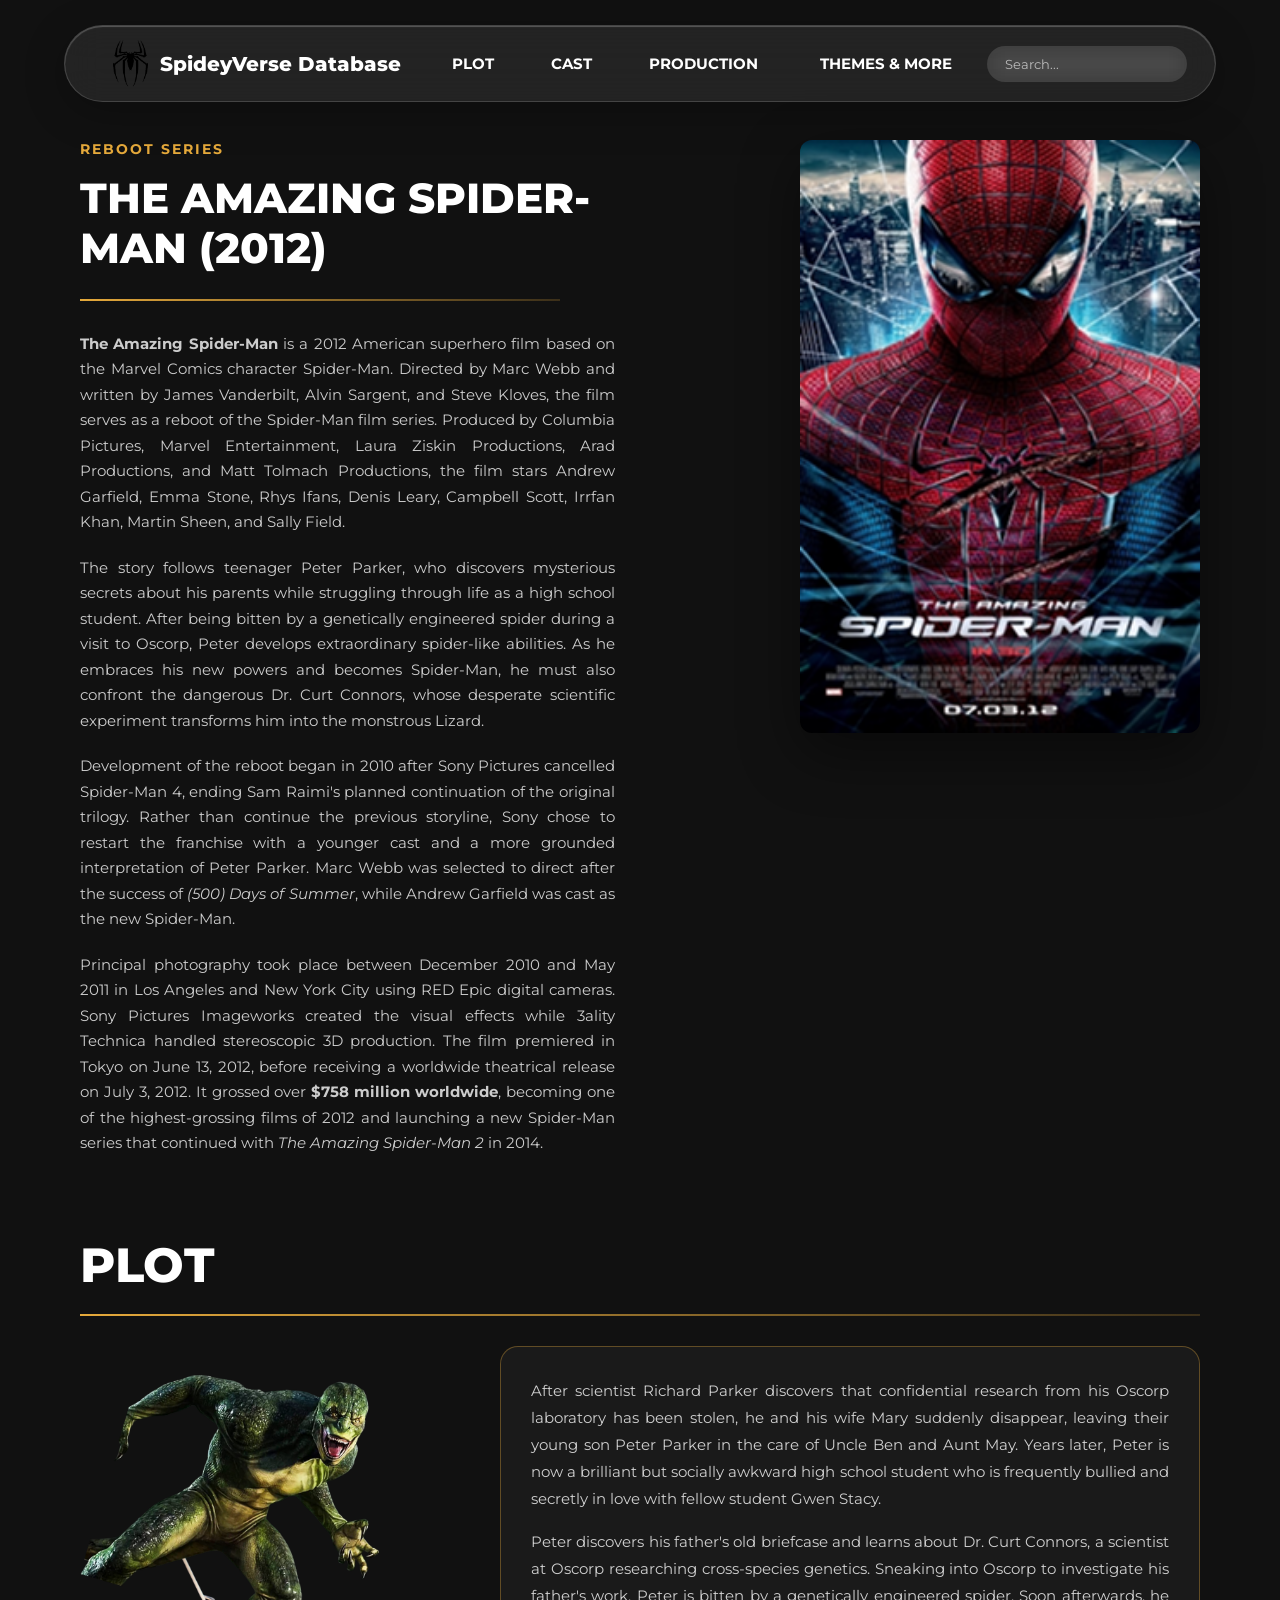
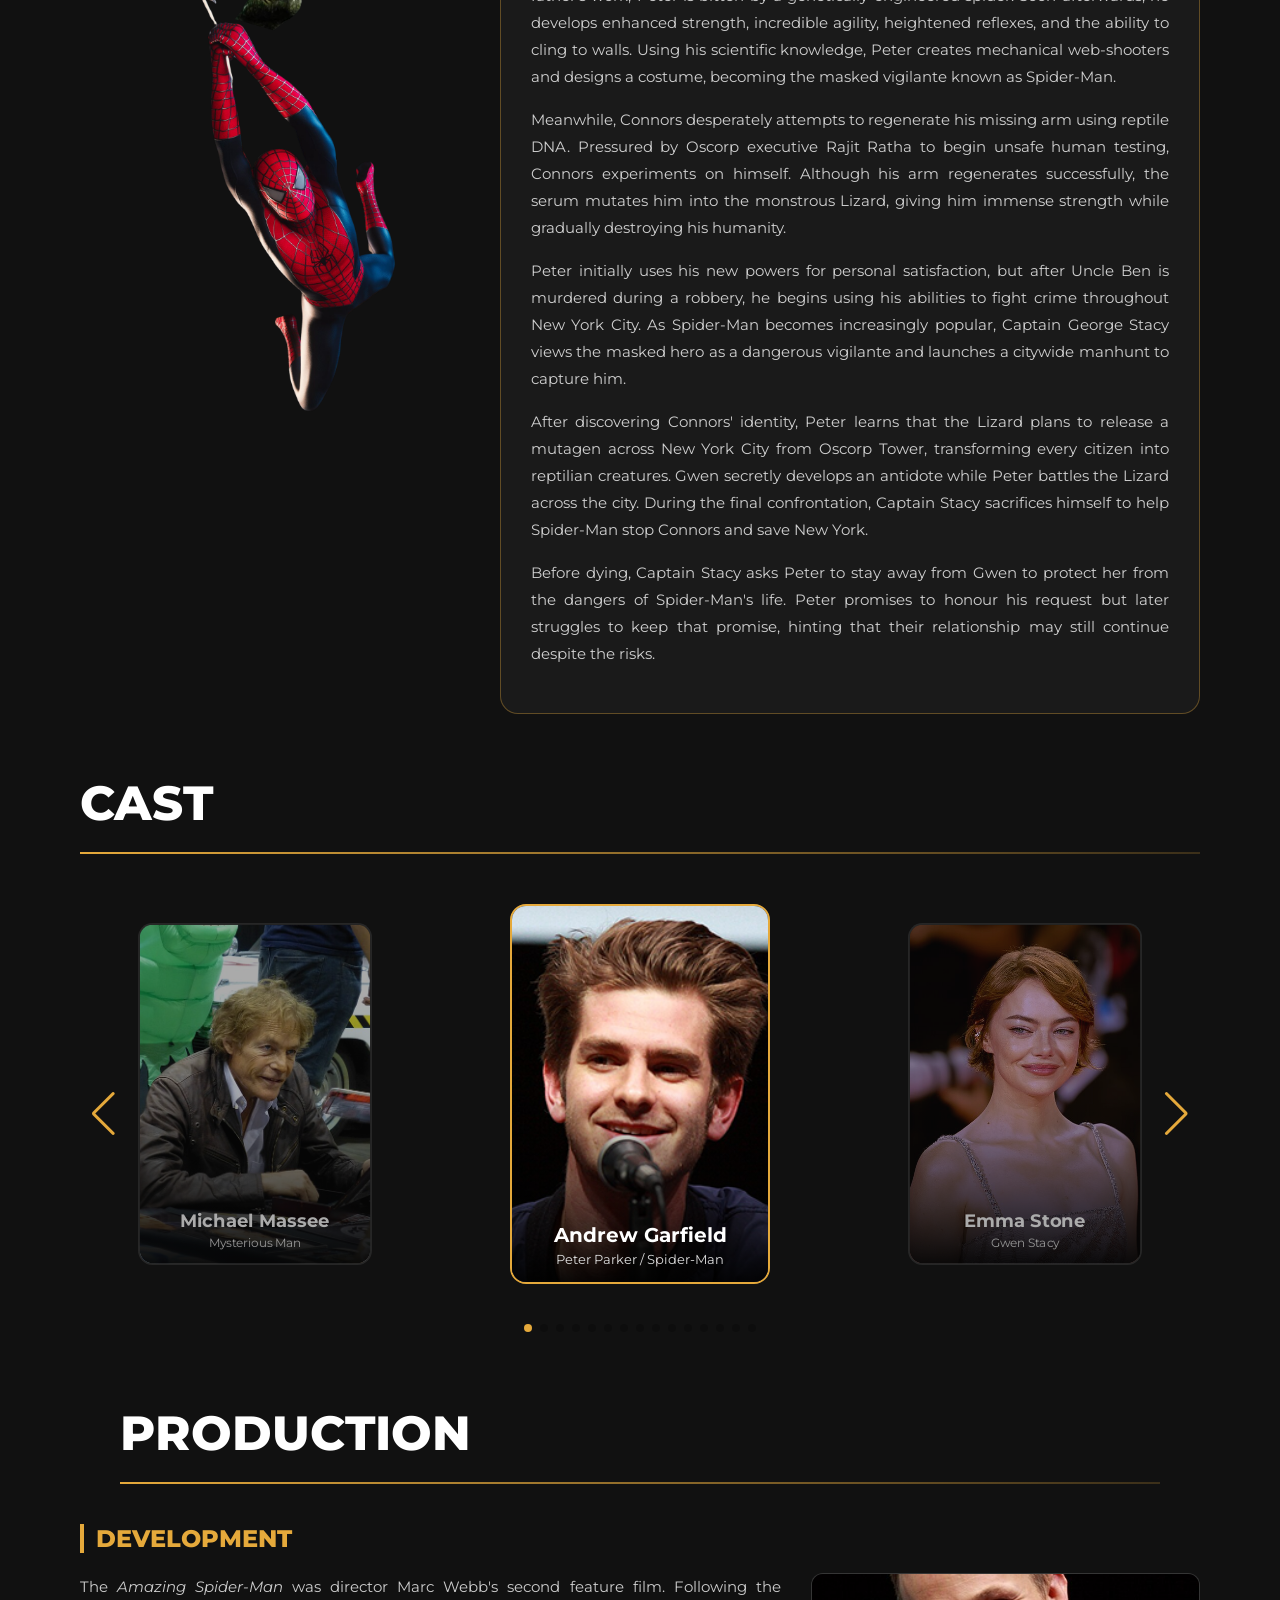
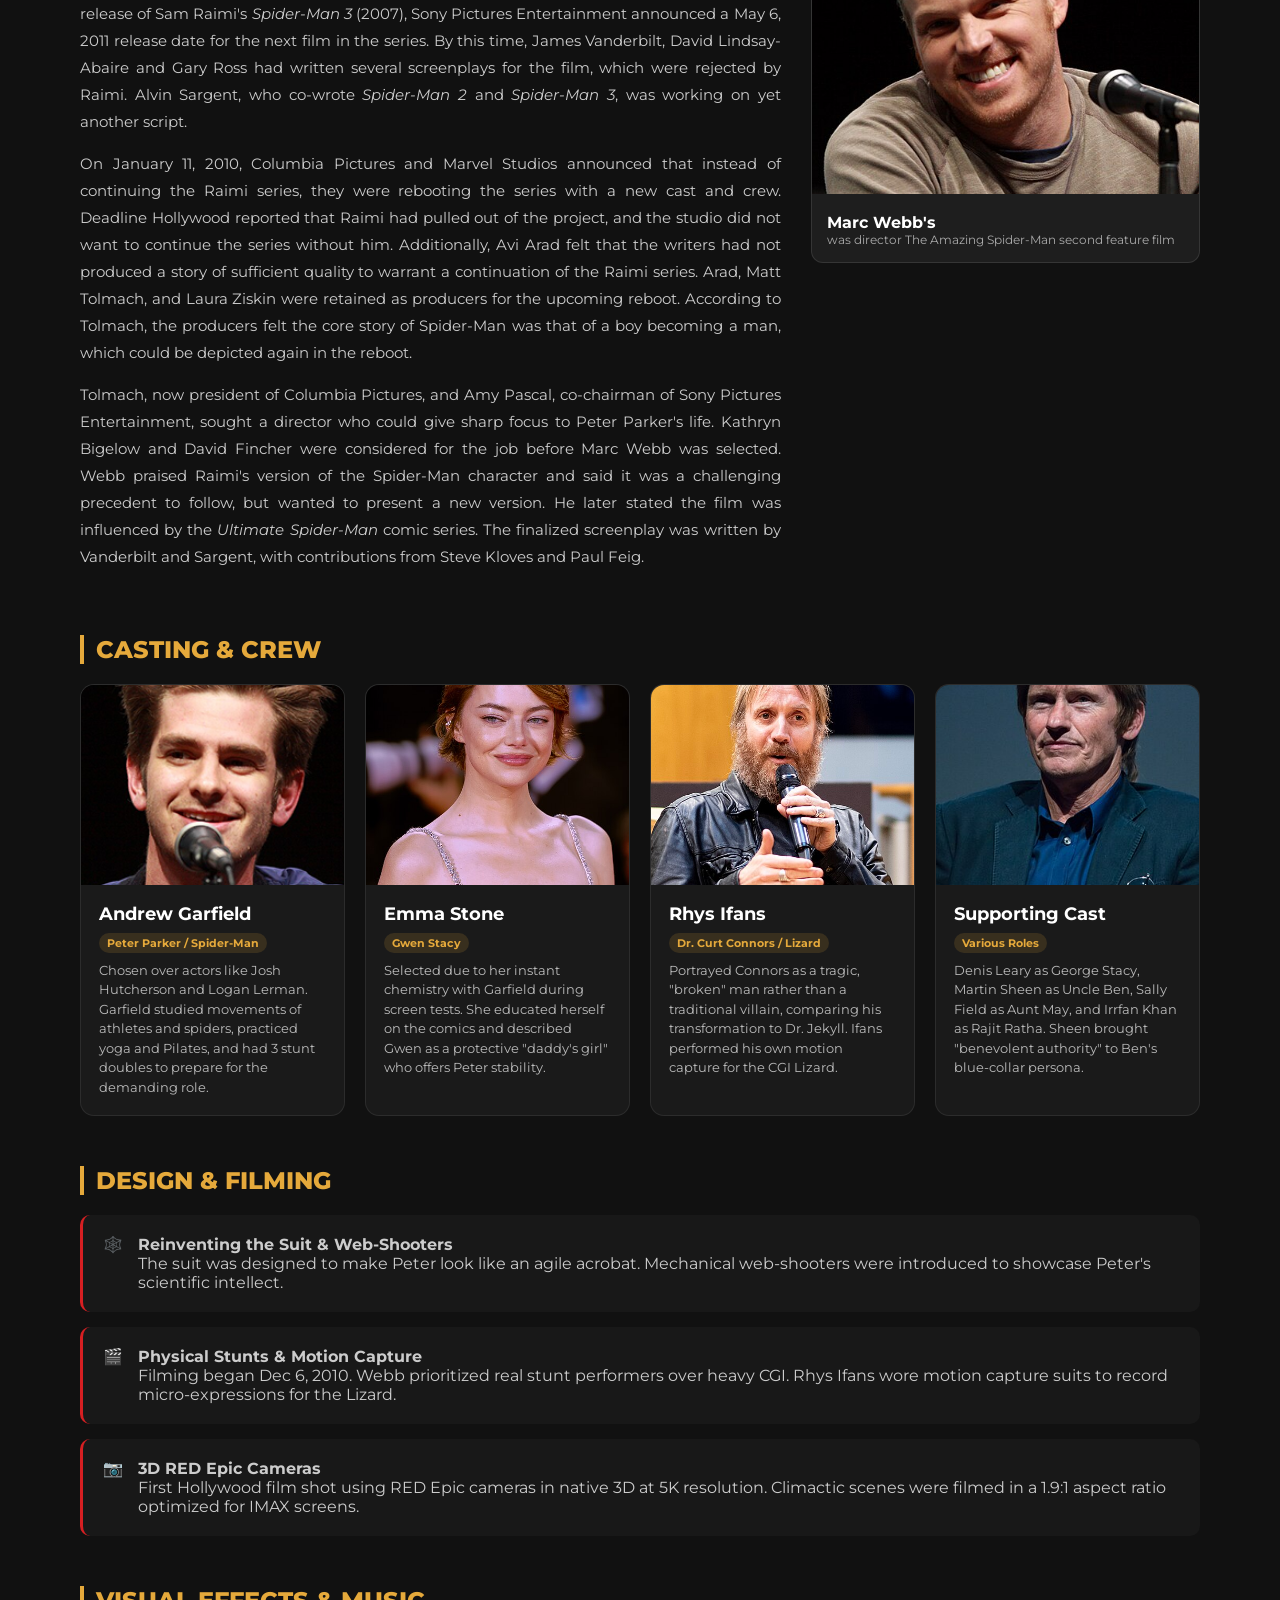
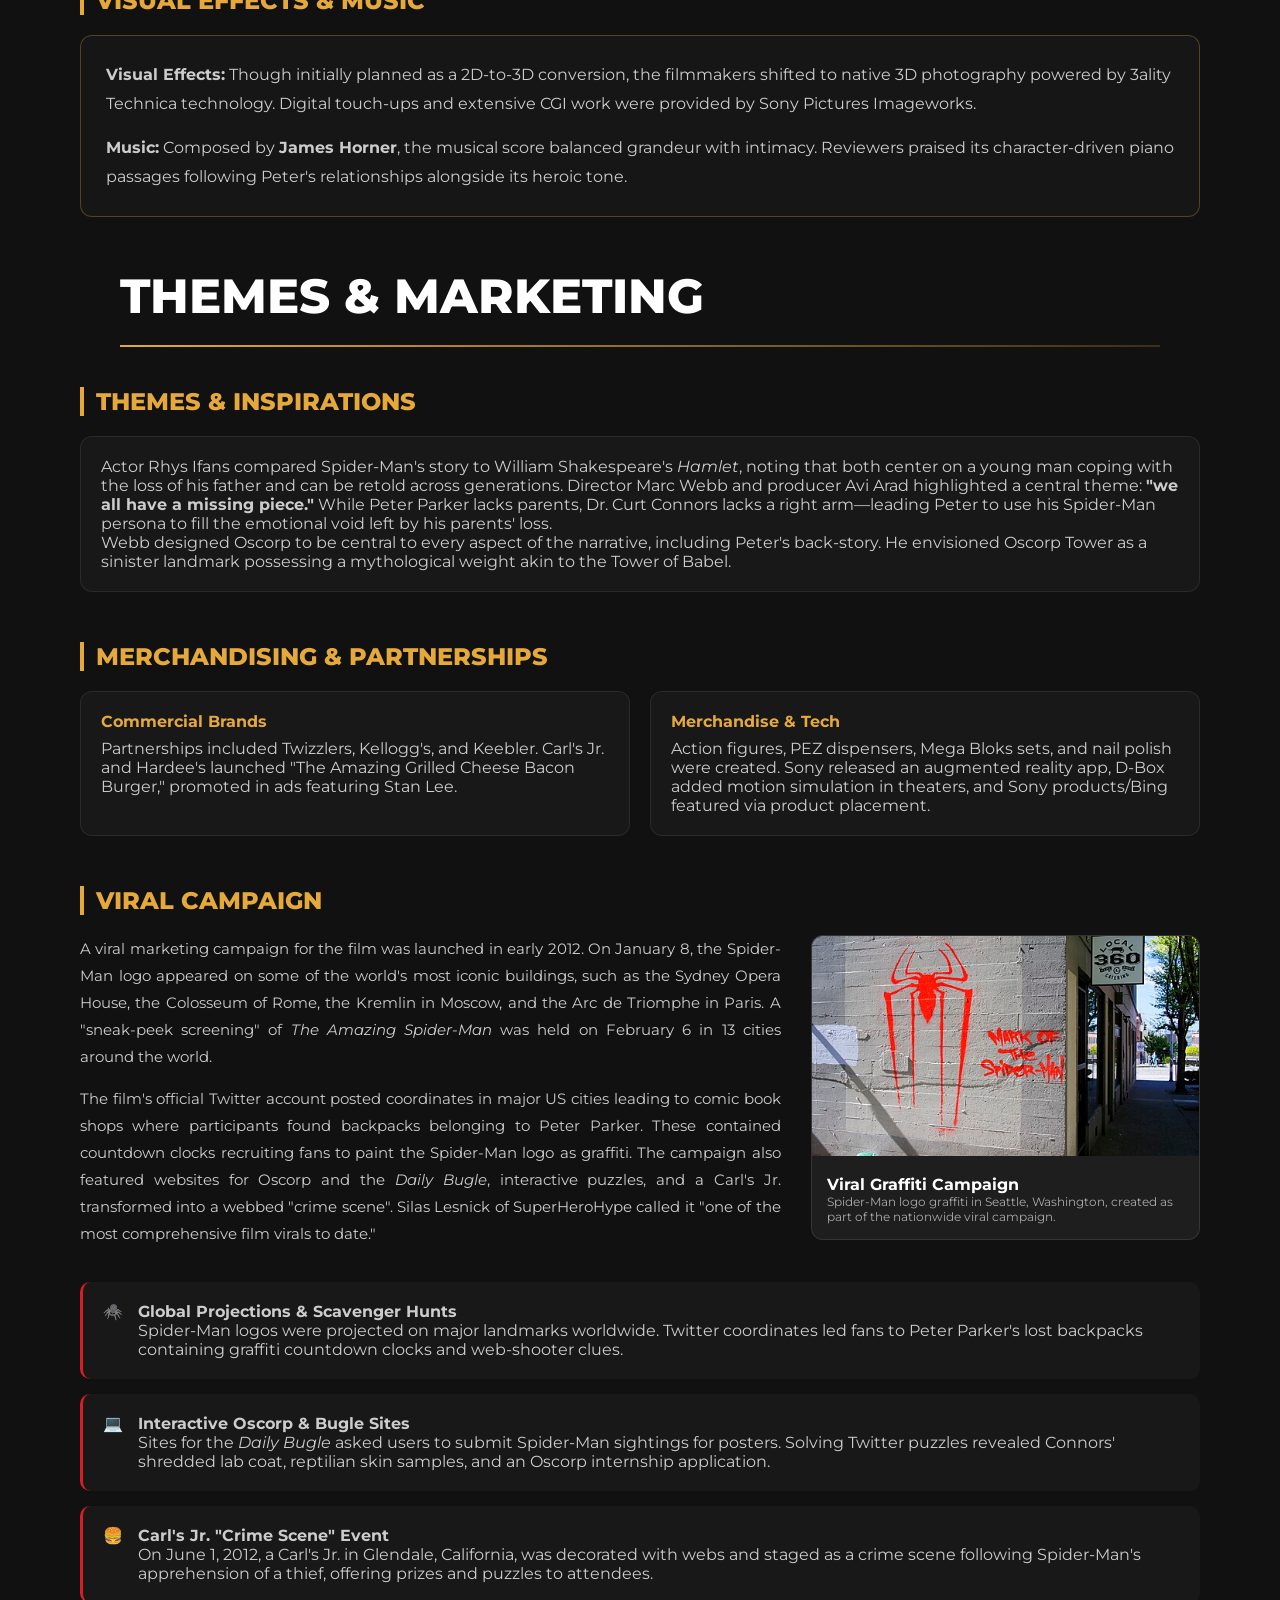
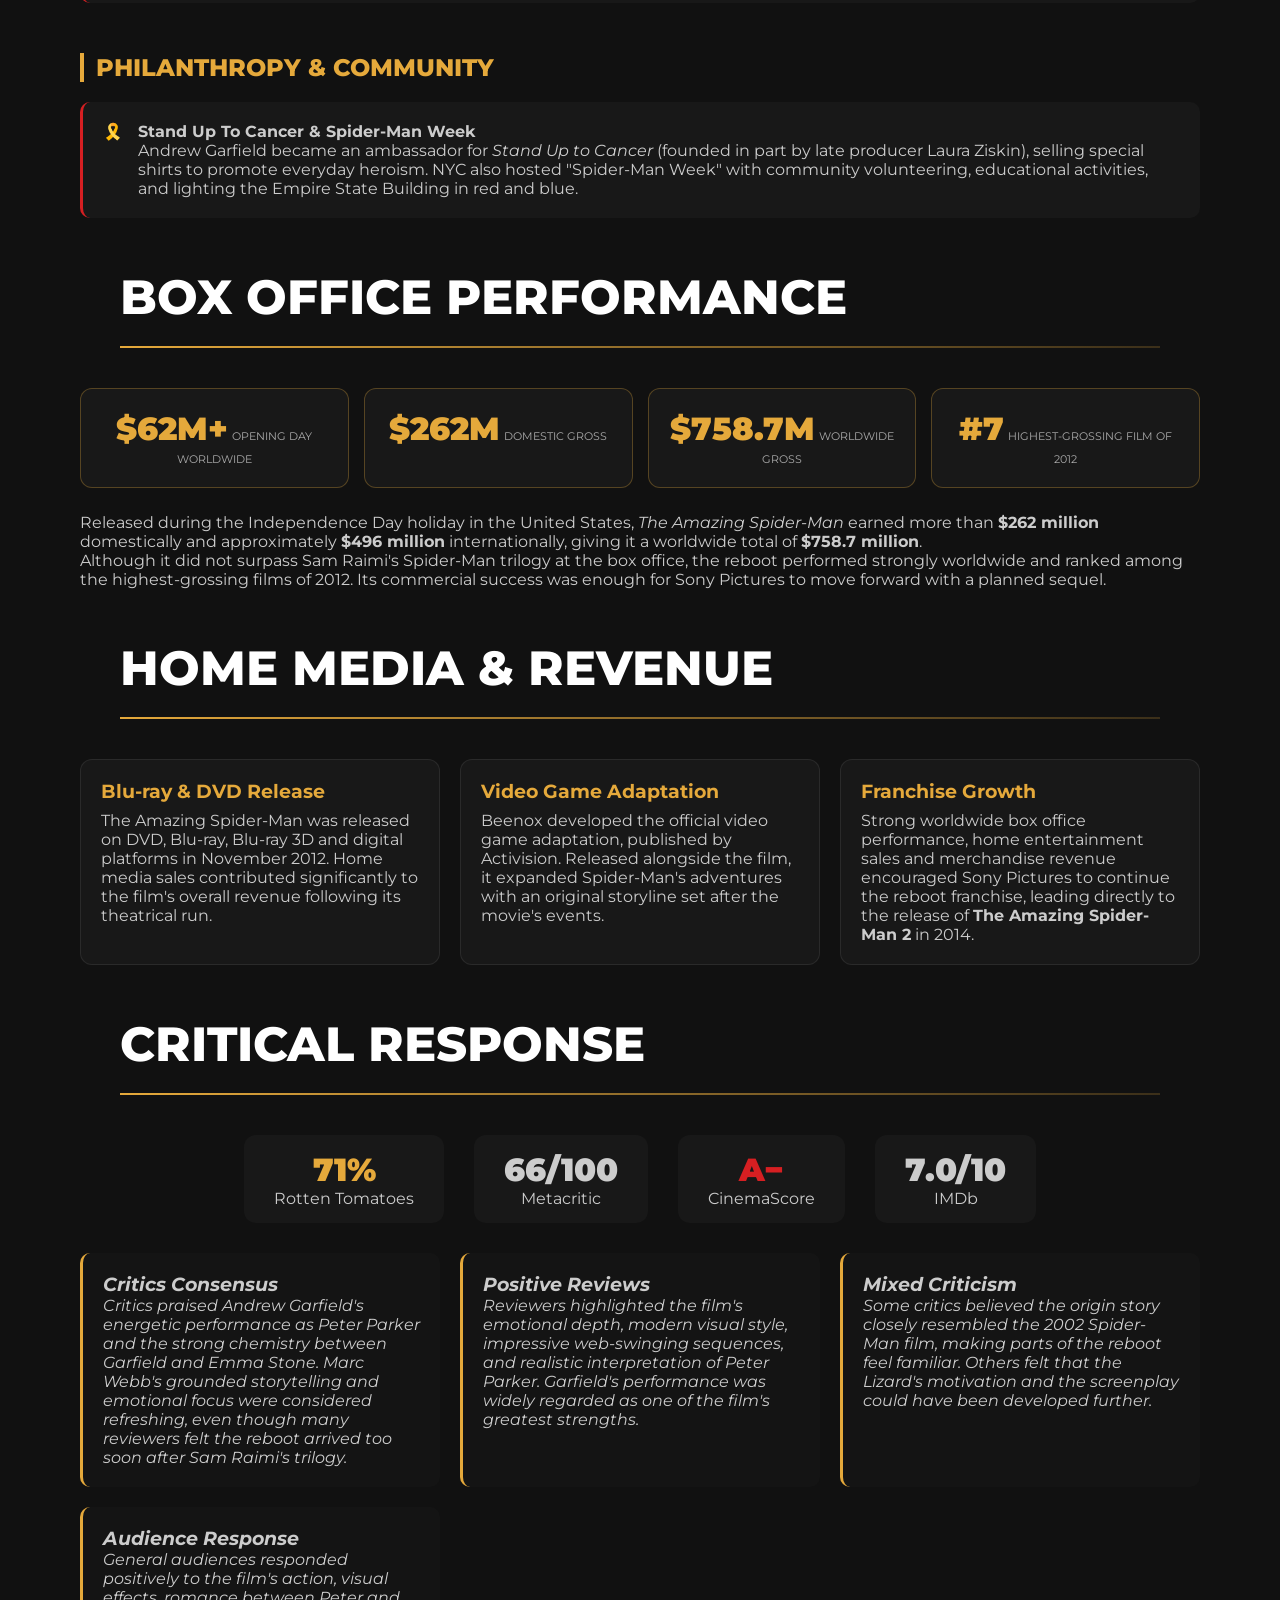
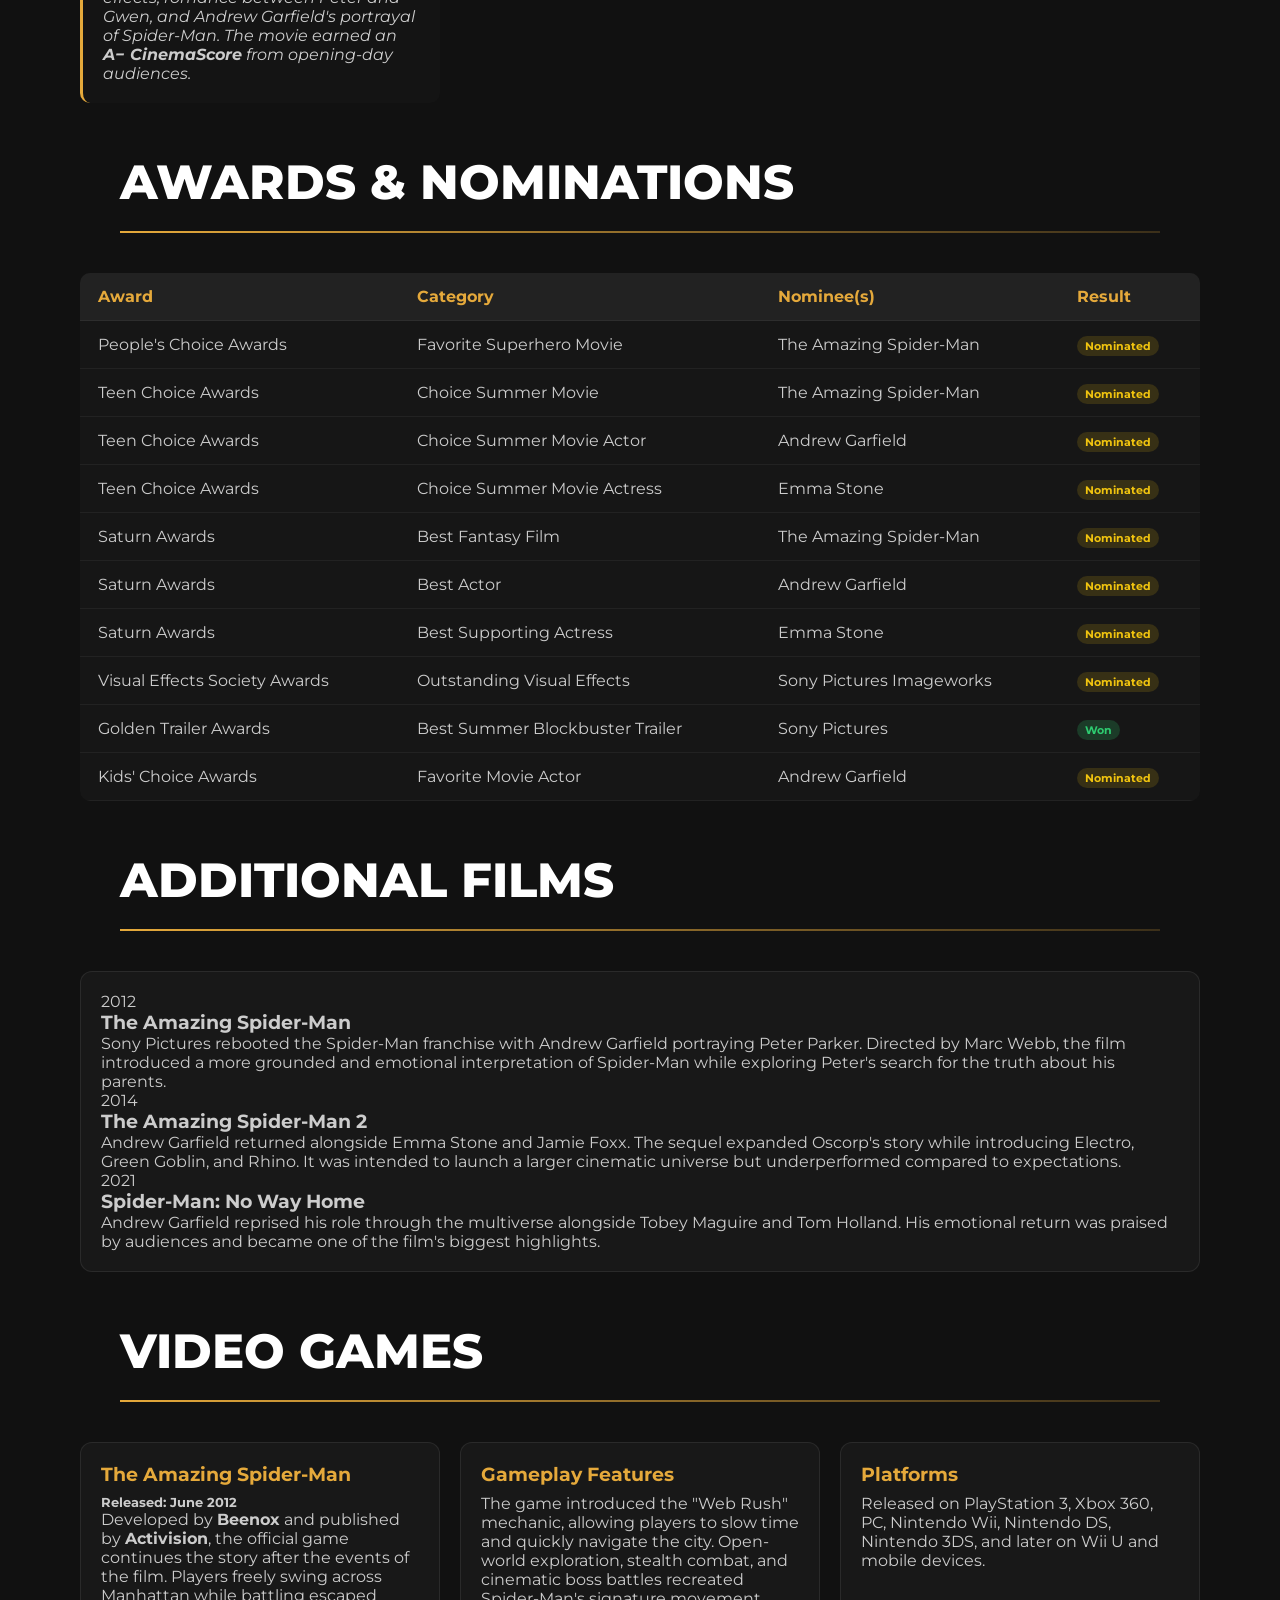
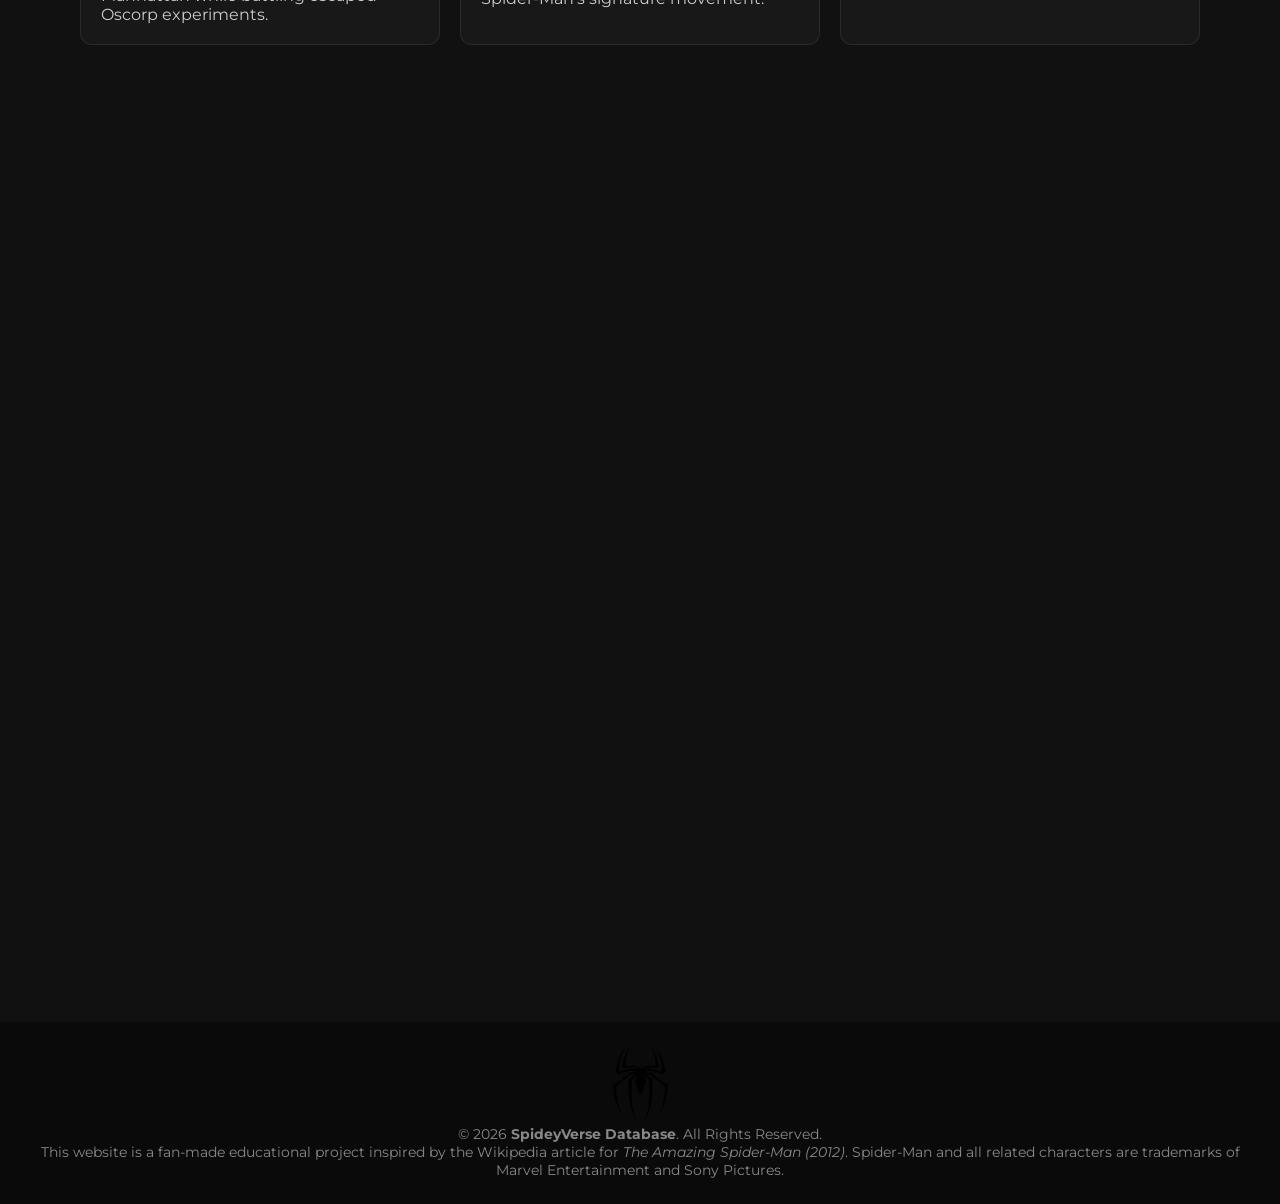
<file: SPIDEYVERSE WEB/amazing 1.html>
<!DOCTYPE html>
<html lang="en">
<head>
    <meta charset="UTF-8">
    <meta name="viewport" content="width=device-width, initial-scale=1.0">
    <title>SpideyVerse Database - The Amazing Spider-Man</title>

    <!-- Google Font -->
    <link href="https://fonts.googleapis.com/css2?family=Montserrat:wght@400;500;700;900&display=swap" rel="stylesheet">

    <!-- 1. SWIPER CSS -->
    <link rel="stylesheet" href="https://cdn.jsdelivr.net/npm/swiper@11/swiper-bundle.min.css" />
	<script src="https://code.jquery.com/jquery-3.7.1.min.js"></script>

    <!-- 2. CSS Utama -->
    <link rel="stylesheet" href="CSS/style.css">

    <!-- 3. JS Tambahan -->
    <script type="text/javascript" src="JS/search.js"></script>
    <script type="text/javascript" src="JS/entrance.js"></script>
	<script type="text/javascript" src="JS/lightbox.js"></script>
	<link href="CSS/lightbox.css" rel="stylesheet" type="text/css" media="screen" />
</head>

<body>
	
<!-- ==========================================
     NAVBAR & DROPDOWN
========================================== -->
<header>
    <nav class="navbar">
        <div class="logo-area">
            <a href="index.html">
                <img src="IMG/logo.png" alt="Logo">
                <h2>SpideyVerse Database</h2>
            </a>
        </div>

        <ul class="nav-links">
            <li><a href="#plot">PLOT</a></li>
            <li><a href="#cast">CAST</a></li>
            
            <li class="dropdown">
                <a href="#production">PRODUCTION <i class="fas fa-chevron-down" style="font-size: 11px; margin-left: 5px;"></i></a>
                <ul class="dropdown-menu">
                    <li><a href="#development">Development</a></li>
					<li><a href="#casting">Casting & Crew</a></li>
                    <li><a href="#design">Design & Filming</a></li>
                    <li><a href="#visual">Visual Effects & Music</a></li>
                </ul>
            </li>

            <li class="dropdown">
                <a href="#release">THEMES & MORE<i class="fas fa-chevron-down" style="font-size: 11px; margin-left: 5px;"></i></a>
                <ul class="dropdown-menu">
                    <li><a href="#boxoffice">Box Office Performance</a></li>
                    <li><a href="#homemedia">Home Media & Revenue</a></li>
                    <li><a href="#reception">Critical Responses</a></li>
                    <li><a href="#awards">Awards & Nominations</a></li>
                    <li><a href="#additional-films">Additional Films</a></li>
					<li><a href="#games">Video Games</a></li>
					<li><a href="#comics">Comics</a></li>
					<li><a href="#legacy">Legacy</a></li>
                </ul>
            </li>
        </ul>

        <div class="search-box">
            <input type="text" id="searchInput" placeholder="Search...">
        </div>
    </nav>
</header>
       
<!-- HERO CONTENT LAYER -->
<main class="hero-container">

    <div class="hero-content">

        <p class="sub-title">Reboot Series</p>

        <h1 class="main-title">THE AMAZING SPIDER-MAN (2012)</h1>

        <div class="divider"></div>

        <p class="description">
            <strong>The Amazing Spider-Man</strong> is a 2012 American superhero film based on the Marvel Comics character Spider-Man. Directed by Marc Webb and written by James Vanderbilt, Alvin Sargent, and Steve Kloves, the film serves as a reboot of the Spider-Man film series. Produced by Columbia Pictures, Marvel Entertainment, Laura Ziskin Productions, Arad Productions, and Matt Tolmach Productions, the film stars Andrew Garfield, Emma Stone, Rhys Ifans, Denis Leary, Campbell Scott, Irrfan Khan, Martin Sheen, and Sally Field.
        </p>

        <p class="description">
            The story follows teenager Peter Parker, who discovers mysterious secrets about his parents while struggling through life as a high school student. After being bitten by a genetically engineered spider during a visit to Oscorp, Peter develops extraordinary spider-like abilities. As he embraces his new powers and becomes Spider-Man, he must also confront the dangerous Dr. Curt Connors, whose desperate scientific experiment transforms him into the monstrous Lizard.
        </p>

        <p class="description">
            Development of the reboot began in 2010 after Sony Pictures cancelled Spider-Man 4, ending Sam Raimi's planned continuation of the original trilogy. Rather than continue the previous storyline, Sony chose to restart the franchise with a younger cast and a more grounded interpretation of Peter Parker. Marc Webb was selected to direct after the success of <em>(500) Days of Summer</em>, while Andrew Garfield was cast as the new Spider-Man.
        </p>

        <p class="description">
            Principal photography took place between December 2010 and May 2011 in Los Angeles and New York City using RED Epic digital cameras. Sony Pictures Imageworks created the visual effects while 3ality Technica handled stereoscopic 3D production. The film premiered in Tokyo on June 13, 2012, before receiving a worldwide theatrical release on July 3, 2012. It grossed over <strong>$758 million worldwide</strong>, becoming one of the highest-grossing films of 2012 and launching a new Spider-Man series that continued with <em>The Amazing Spider-Man 2</em> in 2014.
        </p>

    </div>

    <div class="posters">
        <img src="IMG/amazing1.png" alt="The Amazing Spider-Man Poster">
    </div>

</main>

<!-- =========================
        PLOT SECTION
========================= -->

<div id="plot" class="subheader">

    <h2 class="section-title-large">PLOT</h2>

    <div class="yellow-divider-long"></div>

    <div class="production-content">

        <!-- IMAGE -->

        <div class="production-image">

            <img src="IMG/2012.png" alt="The Amazing Spider-Man">

        </div>

        <!-- INFO -->

        <div class="production-box">

            <p>
                After scientist Richard Parker discovers that confidential research from his Oscorp laboratory has been stolen, he and his wife Mary suddenly disappear, leaving their young son Peter Parker in the care of Uncle Ben and Aunt May. Years later, Peter is now a brilliant but socially awkward high school student who is frequently bullied and secretly in love with fellow student Gwen Stacy.
            </p>

            <p>
                Peter discovers his father's old briefcase and learns about Dr. Curt Connors, a scientist at Oscorp researching cross-species genetics. Sneaking into Oscorp to investigate his father's work, Peter is bitten by a genetically engineered spider. Soon afterwards, he develops enhanced strength, incredible agility, heightened reflexes, and the ability to cling to walls. Using his scientific knowledge, Peter creates mechanical web-shooters and designs a costume, becoming the masked vigilante known as Spider-Man.
            </p>

            <p>
                Meanwhile, Connors desperately attempts to regenerate his missing arm using reptile DNA. Pressured by Oscorp executive Rajit Ratha to begin unsafe human testing, Connors experiments on himself. Although his arm regenerates successfully, the serum mutates him into the monstrous Lizard, giving him immense strength while gradually destroying his humanity.
            </p>

            <p>
                Peter initially uses his new powers for personal satisfaction, but after Uncle Ben is murdered during a robbery, he begins using his abilities to fight crime throughout New York City. As Spider-Man becomes increasingly popular, Captain George Stacy views the masked hero as a dangerous vigilante and launches a citywide manhunt to capture him.
            </p>

            <p>
                After discovering Connors' identity, Peter learns that the Lizard plans to release a mutagen across New York City from Oscorp Tower, transforming every citizen into reptilian creatures. Gwen secretly develops an antidote while Peter battles the Lizard across the city. During the final confrontation, Captain Stacy sacrifices himself to help Spider-Man stop Connors and save New York.
            </p>

            <p>
                Before dying, Captain Stacy asks Peter to stay away from Gwen to protect her from the dangers of Spider-Man's life. Peter promises to honour his request but later struggles to keep that promise, hinting that their relationship may still continue despite the risks.
            </p>

        </div>

    </div>

</div>
	
<!-- ==========================================
                CAST SECTION
========================================== -->

<section id="cast" class="cast-section">

    <h2 class="section-title-large">CAST</h2>

    <div class="yellow-divider-long"></div>

    <div class="swiper actorSwiper">

        <div class="swiper-wrapper">

            <!-- 1 -->
            <div class="swiper-slide">
                <div class="actor-card">
                    <img src="IMG/andrew.png" alt="Andrew Garfield">
                    <div class="overlay">
                        <h3>Andrew Garfield</h3>
                        <p>Peter Parker / Spider-Man</p>
                    </div>
                </div>
            </div>

            <!-- 2 -->
            <div class="swiper-slide">
                <div class="actor-card">
                    <img src="IMG/Emma_Stone_at_the_2025_Venice_Film_Festival-6313_(cropped).jpg" alt="Emma Stone">
                    <div class="overlay">
                        <h3>Emma Stone</h3>
                        <p>Gwen Stacy</p>
                    </div>
                </div>
            </div>

            <!-- 3 -->
            <div class="swiper-slide">
                <div class="actor-card">
                    <img src="IMG/Rhys_Ifans_(53290048890)_(cropped).jpg" alt="Rhys Ifans">
                    <div class="overlay">
                        <h3>Rhys Ifans</h3>
                        <p>Dr. Curt Connors / Lizard</p>
                    </div>
                </div>
            </div>

            <!-- 4 -->
            <div class="swiper-slide">
                <div class="actor-card">
                    <img src="IMG/Denis_Leary_at_ATX_TV_Festival_2015.jpg" alt="Denis Leary">
                    <div class="overlay">
                        <h3>Denis Leary</h3>
                        <p>Captain George Stacy</p>
                    </div>
                </div>
            </div>

            <!-- 5 -->
            <div class="swiper-slide">
                <div class="actor-card">
                    <img src="IMG/Campbell_Scott_at_the_2024_Toronto_International_Film_Festival_(cropped).jpg" alt="Campbell Scott">
                    <div class="overlay">
                        <h3>Campbell Scott</h3>
                        <p>Richard Parker</p>
                    </div>
                </div>
            </div>

            <!-- 6 -->
            <div class="swiper-slide">
                <div class="actor-card">
                    <img src="IMG/Irrfan_Khan_still2.jpg" alt="Irrfan Khan">
                    <div class="overlay">
                        <h3>Irrfan Khan</h3>
                        <p>Rajit Ratha</p>
                    </div>
                </div>
            </div>

            <!-- 7 -->
            <div class="swiper-slide">
                <div class="actor-card">
                    <img src="IMG/Martin_Sheen_(54429290460).jpg" alt="Martin Sheen">
                    <div class="overlay">
                        <h3>Martin Sheen</h3>
                        <p>Ben Parker</p>
                    </div>
                </div>
            </div>

            <!-- 8 -->
            <div class="swiper-slide">
                <div class="actor-card">
                    <img src="IMG/Sally_Field_-_Grauman's_Egyptian_Theatre_-_Norma_Rae.jpg" alt="Sally Field">
                    <div class="overlay">
                        <h3>Sally Field</h3>
                        <p>May Parker</p>
                    </div>
                </div>
            </div>

            <!-- 9 -->
            <div class="swiper-slide">
                <div class="actor-card">
                    <img src="IMG/Embeth_Davidtz_at_the_2024_Toronto_International_Film_Festival_(cropped).jpg" alt="Embeth Davidtz">
                    <div class="overlay">
                        <h3>Embeth Davidtz</h3>
                        <p>Mary Parker</p>
                    </div>
                </div>
            </div>

            <!-- 10 -->
            <div class="swiper-slide">
                <div class="actor-card">
                    <img src="IMG/Chris_Zylka_2011_b.jpg" alt="Chris Zylka">
                    <div class="overlay">
                        <h3>Chris Zylka</h3>
                        <p>Flash Thompson</p>
                    </div>
                </div>
            </div>

                      <!-- 12 -->
            <div class="swiper-slide">
                <div class="actor-card">
                    <img src="IMG/leif.jpg" alt="Leif Gantvoort">
                    <div class="overlay">
                        <h3>Leif Gantvoort</h3>
                        <p>Burglar</p>
                    </div>
                </div>
            </div>

		            <!-- 16 -->
            <div class="swiper-slide">
                <div class="actor-card">
                    <img src="IMG/Kelsey_Asbille_in_2020_01.png" alt="Kelsey Chow">
                    <div class="overlay">
                        <h3>Kelsey Chow</h3>
                        <p>Hot Girl</p>
                    </div>
                </div>
            </div>

            <!-- 17 -->
            <div class="swiper-slide">
                <div class="actor-card">
                    <img src="IMG/C._Thomas_Howell_2013_(cropped).jpg" alt="C. Thomas Howell">
                    <div class="overlay">
                        <h3>C. Thomas Howell</h3>
                        <p>Jack, the Construction Worker</p>
                    </div>
                </div>
            </div>

            <!-- 18 -->
            <div class="swiper-slide">
                <div class="actor-card">
                    <img src="IMG/Stan_Lee_by_Gage_Skidmore_3 (1).jpg" alt="Stan Lee">
                    <div class="overlay">
                        <h3>Stan Lee</h3>
                        <p>School Librarian (Cameo)</p>
                    </div>
                </div>
            </div>

            <!-- 19 -->
            <div class="swiper-slide">
                <div class="actor-card">
                    <img src="IMG/Michael_Massee_2014.jpg" alt="Michael Massee">
                    <div class="overlay">
                        <h3>Michael Massee</h3>
                        <p>Mysterious Man</p>
                    </div>
                </div>
            </div>

        </div>

        <div class="swiper-button-prev"></div>

        <div class="swiper-button-next"></div>

        <div class="swiper-pagination"></div>

    </div>

</section>
	
<!-- ==========================================
     PRODUCTION SECTION
========================================== -->
<section id="production" class="production-section">
    <div class="subheader">
        <h2 class="section-title-large">PRODUCTION</h2>
        <div class="yellow-divider-long"></div>
    </div>

    <!-- DEVELOPMENT -->
    <div id="development" class="prod-block">
        <h3 class="prod-subtitle">DEVELOPMENT</h3>
        
        <div class="prod-grid">
            <div class="prod-text">
                <p>The <em>Amazing Spider-Man</em> was director Marc Webb's second feature film. Following the release of Sam Raimi's <em>Spider-Man 3</em> (2007), Sony Pictures Entertainment announced a May 6, 2011 release date for the next film in the series. By this time, James Vanderbilt, David Lindsay-Abaire and Gary Ross had written several screenplays for the film, which were rejected by Raimi. Alvin Sargent, who co-wrote <em>Spider-Man 2</em> and <em>Spider-Man 3</em>, was working on yet another script.</p>

                <p>On January 11, 2010, Columbia Pictures and Marvel Studios announced that instead of continuing the Raimi series, they were rebooting the series with a new cast and crew. Deadline Hollywood reported that Raimi had pulled out of the project, and the studio did not want to continue the series without him. Additionally, Avi Arad felt that the writers had not produced a story of sufficient quality to warrant a continuation of the Raimi series. Arad, Matt Tolmach, and Laura Ziskin were retained as producers for the upcoming reboot. According to Tolmach, the producers felt the core story of Spider-Man was that of a boy becoming a man, which could be depicted again in the reboot.</p>

                <p>Tolmach, now president of Columbia Pictures, and Amy Pascal, co-chairman of Sony Pictures Entertainment, sought a director who could give sharp focus to Peter Parker's life. Kathryn Bigelow and David Fincher were considered for the job before Marc Webb was selected. Webb praised Raimi's version of the Spider-Man character and said it was a challenging precedent to follow, but wanted to present a new version. He later stated the film was influenced by the <em>Ultimate Spider-Man</em> comic series. The finalized screenplay was written by Vanderbilt and Sargent, with contributions from Steve Kloves and Paul Feig.</p>
            </div>

            <div class="prod-media">
                <div class="prod-card-img">
                    <img src="IMG/Marc_Webb_by_Gage_Skidmore_2.jpg">
                    <div class="img-caption">
                        <h4>Marc Webb's</h4>
                        <p>was director The Amazing Spider-Man second feature film</p>
                    </div>
                </div>
            </div>
        </div>
    </div>

    <!-- CASTING -->
    <div id="casting" class="prod-block">
        <h3 class="prod-subtitle">CASTING & CREW</h3>
        
        <div class="casting-cards-grid">
            <!-- Peter Parker / Spider-Man -->
            <div class="casting-card">
                <div class="casting-img">
                    <img src="IMG/andrew.png" alt="Andrew Garfield">
                </div>
                <div class="casting-info">
                    <h4>Andrew Garfield</h4>
                    <span class="role-badge">Peter Parker / Spider-Man</span>
                    <p>Chosen over actors like Josh Hutcherson and Logan Lerman. Garfield studied movements of athletes and spiders, practiced yoga and Pilates, and had 3 stunt doubles to prepare for the demanding role.</p>
                </div>
            </div>

            <!-- Gwen Stacy -->
            <div class="casting-card">
                <div class="casting-img">
                    <img src="IMG/Emma_Stone_at_the_2025_Venice_Film_Festival-6313_(cropped).jpg" alt="Emma Stone">
                </div>
                <div class="casting-info">
                    <h4>Emma Stone</h4>
                    <span class="role-badge">Gwen Stacy</span>
                    <p>Selected due to her instant chemistry with Garfield during screen tests. She educated herself on the comics and described Gwen as a protective "daddy's girl" who offers Peter stability.</p>
                </div>
            </div>

            <!-- Curt Connors / Lizard -->
            <div class="casting-card">
                <div class="casting-img">
                    <img src="IMG/Rhys_Ifans_(53290048890)_(cropped).jpg" alt="Rhys Ifans">
                </div>
                <div class="casting-info">
                    <h4>Rhys Ifans</h4>
                    <span class="role-badge">Dr. Curt Connors / Lizard</span>
                    <p>Portrayed Connors as a tragic, "broken" man rather than a traditional villain, comparing his transformation to Dr. Jekyll. Ifans performed his own motion capture for the CGI Lizard.</p>
                </div>
            </div>

            <!-- Supporting Cast -->
            <div class="casting-card">
                <div class="casting-img">
                    <img src="IMG/Denis_Leary_at_ATX_TV_Festival_2015.jpg" alt="Denis Leary and Supporting Cast">
                </div>
                <div class="casting-info">
                    <h4>Supporting Cast</h4>
                    <span class="role-badge">Various Roles</span>
                    <p>Denis Leary as George Stacy, Martin Sheen as Uncle Ben, Sally Field as Aunt May, and Irrfan Khan as Rajit Ratha. Sheen brought "benevolent authority" to Ben's blue-collar persona.</p>
                </div>
            </div>
        </div>
    </div>

    <!-- DESIGN & FILMING -->
    <div id="design" class="prod-block">
        <h3 class="prod-subtitle">DESIGN & FILMING</h3>
        
        <div class="prod-highlights">
            <div class="highlight-box">
                <div class="icon">🕸️</div>
                <div>
                    <h4>Reinventing the Suit & Web-Shooters</h4>
                    <p>The suit was designed to make Peter look like an agile acrobat. Mechanical web-shooters were introduced to showcase Peter's scientific intellect.</p>
                </div>
            </div>

            <div class="highlight-box">
                <div class="icon">🎬</div>
                <div>
                    <h4>Physical Stunts & Motion Capture</h4>
                    <p>Filming began Dec 6, 2010. Webb prioritized real stunt performers over heavy CGI. Rhys Ifans wore motion capture suits to record micro-expressions for the Lizard.</p>
                </div>
            </div>

            <div class="highlight-box">
                <div class="icon">📷</div>
                <div>
                    <h4>3D RED Epic Cameras</h4>
                    <p>First Hollywood film shot using RED Epic cameras in native 3D at 5K resolution. Climactic scenes were filmed in a 1.9:1 aspect ratio optimized for IMAX screens.</p>
                </div>
            </div>
        </div>
    </div>

    <!-- VISUAL EFFECTS & MUSIC -->
    <div id="visual" class="prod-block">
        <h3 class="prod-subtitle">VISUAL EFFECTS & MUSIC</h3>
        
        <div class="vfx-container">
            <p><strong>Visual Effects:</strong> Though initially planned as a 2D-to-3D conversion, the filmmakers shifted to native 3D photography powered by 3ality Technica technology. Digital touch-ups and extensive CGI work were provided by Sony Pictures Imageworks.</p>
            <p style="margin-top: 15px;"><strong>Music:</strong> Composed by <strong>James Horner</strong>, the musical score balanced grandeur with intimacy. Reviewers praised its character-driven piano passages following Peter's relationships alongside its heroic tone.</p>
        </div>
    </div>
</section>


<!-- ==========================================
     RELEASE & MARKETING SECTION
========================================== -->
<section id="release" class="info-section">
    <div class="subheader">
        <h2 class="section-title-large">THEMES & MARKETING</h2>
        <div class="yellow-divider-long"></div>
    </div>

    <!-- THEMES AND INSPIRATIONS -->
    <div class="prod-block">
        <h3 class="prod-subtitle">THEMES & INSPIRATIONS</h3>
        
        <div class="prod-grid">
            <div class="mkt-card">
                <p>Actor Rhys Ifans compared Spider-Man's story to William Shakespeare's <em>Hamlet</em>, noting that both center on a young man coping with the loss of his father and can be retold across generations. Director Marc Webb and producer Avi Arad highlighted a central theme: <strong>"we all have a missing piece."</strong> While Peter Parker lacks parents, Dr. Curt Connors lacks a right arm—leading Peter to use his Spider-Man persona to fill the emotional void left by his parents' loss.</p>

                <p>Webb designed Oscorp to be central to every aspect of the narrative, including Peter's back-story. He envisioned Oscorp Tower as a sinister landmark possessing a mythological weight akin to the Tower of Babel.</p>
            </div>
</div>
    </div>

    <!-- MERCHANDISING & PARTNERSHIPS -->
    <div class="prod-block">
        <h3 class="prod-subtitle">MERCHANDISING & PARTNERSHIPS</h3>
        
        <div class="marketing-grid">
            <div class="mkt-card">
                <h4>Commercial Brands</h4>
                <p>Partnerships included Twizzlers, Kellogg's, and Keebler. Carl's Jr. and Hardee's launched "The Amazing Grilled Cheese Bacon Burger," promoted in ads featuring Stan Lee.</p>
            </div>

            <div class="mkt-card">
                <h4>Merchandise & Tech</h4>
                <p>Action figures, PEZ dispensers, Mega Bloks sets, and nail polish were created. Sony released an augmented reality app, D-Box added motion simulation in theaters, and Sony products/Bing featured via product placement.</p>
            </div>
        </div>
    </div>

    <!-- VIRAL CAMPAIGN -->
    <div class="prod-block">
        <h3 class="prod-subtitle">VIRAL CAMPAIGN</h3>
        
        <div class="prod-grid">
            <div class="prod-text">
                <p>A viral marketing campaign for the film was launched in early 2012. On January 8, the Spider-Man logo appeared on some of the world's most iconic buildings, such as the Sydney Opera House, the Colosseum of Rome, the Kremlin in Moscow, and the Arc de Triomphe in Paris. A "sneak-peek screening" of <em>The Amazing Spider-Man</em> was held on February 6 in 13 cities around the world.</p>

                <p>The film's official Twitter account posted coordinates in major US cities leading to comic book shops where participants found backpacks belonging to Peter Parker. These contained countdown clocks recruiting fans to paint the Spider-Man logo as graffiti. The campaign also featured websites for Oscorp and the <em>Daily Bugle</em>, interactive puzzles, and a Carl's Jr. transformed into a webbed "crime scene". Silas Lesnick of SuperHeroHype called it "one of the most comprehensive film virals to date."</p>
            </div>

            <div class="prod-media">
                <div class="prod-card-img">
                    <img src="IMG/MarkoftheSpider-Man.jpg" alt="Spider-Man Logo Graffiti">
                    <div class="img-caption">
                        <h4>Viral Graffiti Campaign</h4>
                        <p>Spider-Man logo graffiti in Seattle, Washington, created as part of the nationwide viral campaign.</p>
                    </div>
                </div>
            </div>
        </div>

        <div class="prod-highlights" style="margin-top: 20px;">
            <div class="highlight-box">
                <div class="icon">🕷️</div>
                <div>
                    <h4>Global Projections & Scavenger Hunts</h4>
                    <p>Spider-Man logos were projected on major landmarks worldwide. Twitter coordinates led fans to Peter Parker's lost backpacks containing graffiti countdown clocks and web-shooter clues.</p>
                </div>
            </div>

            <div class="highlight-box">
                <div class="icon">💻</div>
                <div>
                    <h4>Interactive Oscorp & Bugle Sites</h4>
                    <p>Sites for the <em>Daily Bugle</em> asked users to submit Spider-Man sightings for posters. Solving Twitter puzzles revealed Connors' shredded lab coat, reptilian skin samples, and an Oscorp internship application.</p>
                </div>
            </div>

            <div class="highlight-box">
                <div class="icon">🍔</div>
                <div>
                    <h4>Carl's Jr. "Crime Scene" Event</h4>
                    <p>On June 1, 2012, a Carl's Jr. in Glendale, California, was decorated with webs and staged as a crime scene following Spider-Man's apprehension of a thief, offering prizes and puzzles to attendees.</p>
                </div>
            </div>
        </div>
    </div>

    <!-- PHILANTHROPY -->
    <div class="prod-block">
        <h3 class="prod-subtitle">PHILANTHROPY & COMMUNITY</h3>
        
        <div class="highlight-box red-accent">
            <div class="icon">🎗️</div>
            <div>
                <h4>Stand Up To Cancer & Spider-Man Week</h4>
                <p>Andrew Garfield became an ambassador for <em>Stand Up to Cancer</em> (founded in part by late producer Laura Ziskin), selling special shirts to promote everyday heroism. NYC also hosted "Spider-Man Week" with community volunteering, educational activities, and lighting the Empire State Building in red and blue.</p>
            </div>
        </div>
    </div>
</section>


<!-- ==========================================
     BOX OFFICE SECTION
========================================== -->
<section id="boxoffice" class="info-section">

    <div class="subheader">

        <h2 class="section-title-large">BOX OFFICE PERFORMANCE</h2>

        <div class="yellow-divider-long"></div>

    </div>

    <!-- Statistics -->

    <div class="stats-grid">

        <div class="stat-card">
            <span class="stat-number">$62M+</span>
            <span class="stat-label">Opening Day Worldwide</span>
        </div>

        <div class="stat-card">
            <span class="stat-number">$262M</span>
            <span class="stat-label">Domestic Gross</span>
        </div>

        <div class="stat-card">
            <span class="stat-number">$758.7M</span>
            <span class="stat-label">Worldwide Gross</span>
        </div>

        <div class="stat-card">
            <span class="stat-number">#7</span>
            <span class="stat-label">Highest-Grossing Film of 2012</span>
        </div>

    </div>

    <div class="boxoffice-content">

        <p>
            Released during the Independence Day holiday in the United States, <em>The Amazing Spider-Man</em> earned more than <strong>$262 million</strong> domestically and approximately <strong>$496 million</strong> internationally, giving it a worldwide total of <strong>$758.7 million</strong>.
        </p>

        <p>
            Although it did not surpass Sam Raimi's Spider-Man trilogy at the box office, the reboot performed strongly worldwide and ranked among the highest-grossing films of 2012. Its commercial success was enough for Sony Pictures to move forward with a planned sequel.
        </p>

    </div>

</section>


<!-- ==========================================
     HOME MEDIA SECTION
========================================== -->
<section id="homemedia" class="info-section">

    <div class="subheader">

        <h2 class="section-title-large">HOME MEDIA & REVENUE</h2>

        <div class="yellow-divider-long"></div>

    </div>

    <div class="media-grid">

        <div class="media-card">

            <h3>Blu-ray & DVD Release</h3>

            <p>
                The Amazing Spider-Man was released on DVD, Blu-ray, Blu-ray 3D and digital platforms in November 2012. Home media sales contributed significantly to the film's overall revenue following its theatrical run.
            </p>

        </div>

        <div class="media-card">

            <h3>Video Game Adaptation</h3>

            <p>
                Beenox developed the official video game adaptation, published by Activision. Released alongside the film, it expanded Spider-Man's adventures with an original storyline set after the movie's events.
            </p>

        </div>

        <div class="media-card">

            <h3>Franchise Growth</h3>

            <p>
                Strong worldwide box office performance, home entertainment sales and merchandise revenue encouraged Sony Pictures to continue the reboot franchise, leading directly to the release of <strong>The Amazing Spider-Man 2</strong> in 2014.
            </p>

        </div>

    </div>

</section>
	<!-- ==========================================
     CRITICAL RECEPTION
========================================== -->

<section id="reception" class="info-section">

    <div class="subheader">

        <h2 class="section-title-large">CRITICAL RESPONSE</h2>

        <div class="yellow-divider-long"></div>

    </div>

    <!-- REVIEW SCORES -->

    <div class="scores-container">

        <div class="score-box">
            <div class="score-val gold">71%</div>
            <div class="score-title">Rotten Tomatoes</div>
        </div>

        <div class="score-box">
            <div class="score-val">66/100</div>
            <div class="score-title">Metacritic</div>
        </div>

        <div class="score-box">
            <div class="score-val red">A−</div>
            <div class="score-title">CinemaScore</div>
        </div>

        <div class="score-box">
            <div class="score-val blue">7.0/10</div>
            <div class="score-title">IMDb</div>
        </div>

    </div>

    <!-- REVIEW CARDS -->

    <div class="reviews-grid">

        <div class="review-quote">

            <h3>Critics Consensus</h3>

            <p>
                Critics praised Andrew Garfield's energetic performance as Peter Parker and the strong chemistry between Garfield and Emma Stone. Marc Webb's grounded storytelling and emotional focus were considered refreshing, even though many reviewers felt the reboot arrived too soon after Sam Raimi's trilogy.
            </p>

        </div>

        <div class="review-quote">

            <h3>Positive Reviews</h3>

            <p>
                Reviewers highlighted the film's emotional depth, modern visual style, impressive web-swinging sequences, and realistic interpretation of Peter Parker. Garfield's performance was widely regarded as one of the film's greatest strengths.
            </p>

        </div>

        <div class="review-quote">

            <h3>Mixed Criticism</h3>

            <p>
                Some critics believed the origin story closely resembled the 2002 Spider-Man film, making parts of the reboot feel familiar. Others felt that the Lizard's motivation and the screenplay could have been developed further.
            </p>

        </div>

        <div class="review-quote">

            <h3>Audience Response</h3>

            <p>
                General audiences responded positively to the film's action, visual effects, romance between Peter and Gwen, and Andrew Garfield's portrayal of Spider-Man. The movie earned an <strong>A− CinemaScore</strong> from opening-day audiences.
            </p>

        </div>

    </div>

</section>



<!-- ==========================================
     AWARDS & NOMINATIONS
========================================== -->

<section id="awards" class="info-section">

    <div class="subheader">

        <h2 class="section-title-large">AWARDS & NOMINATIONS</h2>

        <div class="yellow-divider-long"></div>

    </div>

    <div class="table-responsive">

        <table class="accolades-table">

            <thead>

                <tr>

                    <th>Award</th>

                    <th>Category</th>

                    <th>Nominee(s)</th>

                    <th>Result</th>

                </tr>

            </thead>

            <tbody>

                <tr>

                    <td>People's Choice Awards</td>

                    <td>Favorite Superhero Movie</td>

                    <td>The Amazing Spider-Man</td>

                    <td><span class="status nom">Nominated</span></td>

                </tr>

                <tr>

                    <td>Teen Choice Awards</td>

                    <td>Choice Summer Movie</td>

                    <td>The Amazing Spider-Man</td>

                    <td><span class="status nom">Nominated</span></td>

                </tr>

                <tr>

                    <td>Teen Choice Awards</td>

                    <td>Choice Summer Movie Actor</td>

                    <td>Andrew Garfield</td>

                    <td><span class="status nom">Nominated</span></td>

                </tr>

                <tr>

                    <td>Teen Choice Awards</td>

                    <td>Choice Summer Movie Actress</td>

                    <td>Emma Stone</td>

                    <td><span class="status nom">Nominated</span></td>

                </tr>

                <tr>

                    <td>Saturn Awards</td>

                    <td>Best Fantasy Film</td>

                    <td>The Amazing Spider-Man</td>

                    <td><span class="status nom">Nominated</span></td>

                </tr>

                <tr>

                    <td>Saturn Awards</td>

                    <td>Best Actor</td>

                    <td>Andrew Garfield</td>

                    <td><span class="status nom">Nominated</span></td>

                </tr>

                <tr>

                    <td>Saturn Awards</td>

                    <td>Best Supporting Actress</td>

                    <td>Emma Stone</td>

                    <td><span class="status nom">Nominated</span></td>

                </tr>

                <tr>

                    <td>Visual Effects Society Awards</td>

                    <td>Outstanding Visual Effects</td>

                    <td>Sony Pictures Imageworks</td>

                    <td><span class="status nom">Nominated</span></td>

                </tr>

                <tr>

                    <td>Golden Trailer Awards</td>

                    <td>Best Summer Blockbuster Trailer</td>

                    <td>Sony Pictures</td>

                    <td><span class="status win">Won</span></td>

                </tr>

                <tr>

                    <td>Kids' Choice Awards</td>

                    <td>Favorite Movie Actor</td>

                    <td>Andrew Garfield</td>

                    <td><span class="status nom">Nominated</span></td>

                </tr>

            </tbody>

        </table>

    </div>

</section>
	<!-- ==========================================
     ADDITIONAL FILMS
========================================== -->

<section id="additional-films" class="info-section">

    <div class="subheader">
        <h2 class="section-title-large">ADDITIONAL FILMS</h2>
        <div class="yellow-divider-long"></div>
    </div>

    <div class="mkt-card">

        <div class="timeline-item active">

            <div class="timeline-year">2012</div>

            <div class="timeline-content">

                <h3>The Amazing Spider-Man</h3>

                <p>
                    Sony Pictures rebooted the Spider-Man franchise with Andrew Garfield portraying Peter Parker. Directed by Marc Webb, the film introduced a more grounded and emotional interpretation of Spider-Man while exploring Peter's search for the truth about his parents.
                </p>

            </div>

        </div>

        <div class="timeline-item">

            <div class="timeline-year">2014</div>

            <div class="timeline-content">

                <h3>The Amazing Spider-Man 2</h3>

                <p>
                    Andrew Garfield returned alongside Emma Stone and Jamie Foxx. The sequel expanded Oscorp's story while introducing Electro, Green Goblin, and Rhino. It was intended to launch a larger cinematic universe but underperformed compared to expectations.
                </p>

            </div>

        </div>

        <div class="timeline-item">

            <div class="timeline-year">2021</div>

            <div class="timeline-content">

                <h3>Spider-Man: No Way Home</h3>

                <p>
                    Andrew Garfield reprised his role through the multiverse alongside Tobey Maguire and Tom Holland. His emotional return was praised by audiences and became one of the film's biggest highlights.
                </p>

            </div>

        </div>

    </div>

</section>



<!-- ==========================================
     VIDEO GAMES
========================================== -->

<section id="games" class="info-section">

    <div class="subheader">
        <h2 class="section-title-large">VIDEO GAMES</h2>
        <div class="yellow-divider-long"></div>
    </div>

    <div class="media-grid">

        <div class="media-card">

            <h3>The Amazing Spider-Man</h3>

            <h5>Released: June 2012</h5>

            <p>
                Developed by <strong>Beenox</strong> and published by <strong>Activision</strong>, the official game continues the story after the events of the film. Players freely swing across Manhattan while battling escaped Oscorp experiments.
            </p>

        </div>

        <div class="media-card">

            <h3>Gameplay Features</h3>

            <p>
                The game introduced the "Web Rush" mechanic, allowing players to slow time and quickly navigate the city. Open-world exploration, stealth combat, and cinematic boss battles recreated Spider-Man's signature movement.
            </p>

        </div>

        <div class="media-card">

            <h3>Platforms</h3>

            <p>
                Released on PlayStation 3, Xbox 360, PC, Nintendo Wii, Nintendo DS, Nintendo 3DS, and later on Wii U and mobile devices.
            </p>

        </div>

    </div>

</section>



<!-- ==========================================
     COMICS
========================================== -->

<section id="comics" class="info-section">

    <div class="subheader">
        <h2 class="section-title-large">COMICS</h2>
        <div class="yellow-divider-long"></div>
    </div>

    <div class="prod-highlights">

        <div class="highlight-box">

            <div class="icon">📖</div>

            <div>

                <h4>Ultimate Spider-Man</h4>

                <p>
                    The film was heavily inspired by Marvel's Ultimate Spider-Man comic series, modernising Peter Parker's personality, technology, and relationships for contemporary audiences.
                </p>

            </div>

        </div>

        <div class="highlight-box">

            <div class="icon">🕷️</div>

            <div>

                <h4>Original Marvel Comics</h4>

                <p>
                    Spider-Man was originally created by Stan Lee and Steve Ditko in 1962. The Amazing Spider-Man film preserves many classic comic elements while introducing a fresh cinematic interpretation.
                </p>

            </div>

        </div>

        <div class="highlight-box">

            <div class="icon">📚</div>

            <div>

                <h4>Movie Tie-in Comics</h4>

                <p>
                    Marvel published several promotional comics before the film's release, including prequel stories exploring Peter Parker's early experiences and Oscorp's scientific research.
                </p>

            </div>

        </div>

    </div>

</section>



<!-- ==========================================
     LEGACY
========================================== -->

<section id="legacy" class="info-section">

    <div class="subheader">

        <h2 class="section-title-large">LEGACY</h2>

        <div class="yellow-divider-long"></div>

    </div>

    <div class="production-box">

        <p>
            Although <strong>The Amazing Spider-Man</strong> divided critics upon release, appreciation for the film has grown over time. Andrew Garfield's portrayal of Peter Parker is now widely regarded as one of the most heartfelt interpretations of the character, while his chemistry with Emma Stone remains one of the franchise's strongest aspects.
        </p>

        <p>
            Following the release of <strong>Spider-Man: No Way Home (2021)</strong>, interest in the Amazing Spider-Man series increased significantly. Fans praised Garfield's emotional performance and called for his return in future Spider-Man projects, introducing the character to a new generation of audiences.
        </p>

    </div>

</section>



<!-- ==========================================
     FOOTER
========================================== -->

<footer class="footer">

    <div class="footer-container">

        <img src="IMG/logo.png" alt="SpideyVerse Database Logo" class="footer-logo">

        <p class="footer-text">
            © 2026 <strong>SpideyVerse Database</strong>. All Rights Reserved.
        </p>

        <p class="footer-small">
            This website is a fan-made educational project inspired by the Wikipedia article for
            <em>The Amazing Spider-Man (2012)</em>. Spider-Man and all related characters are
            trademarks of Marvel Entertainment and Sony Pictures.
        </p>

    </div>

</footer>

    <!-- Swiper & Initialization Layout Blocks -->
    <script src="https://cdn.jsdelivr.net/npm/swiper@11/swiper-bundle.min.js"></script>
    <script src="JS/swiper.js"></script>
    <script src="JS/entrance.js"></script>
	<script src="JS/search.js"></script>
<script>
$(document).ready(function() {
    $('.lightbox-img').lightBox();
});
</script>
	
</body>
</html>
</file>
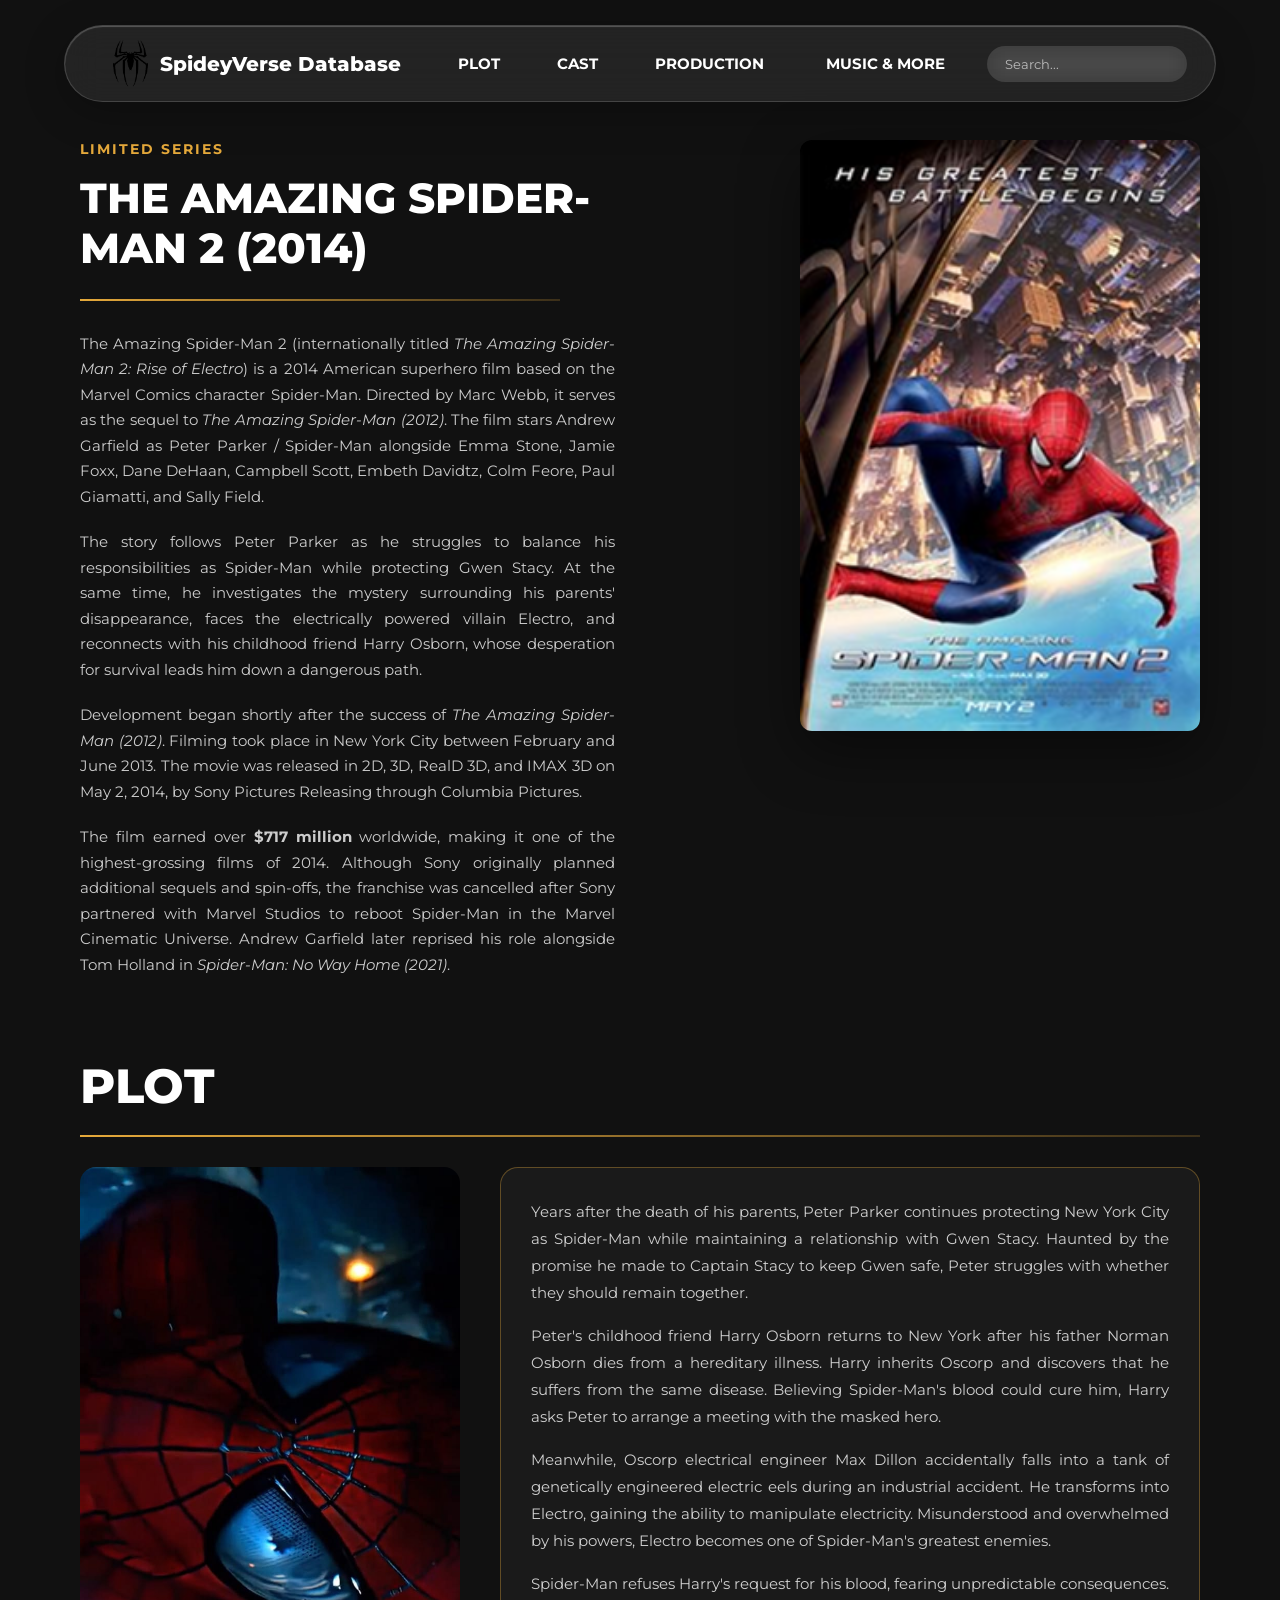
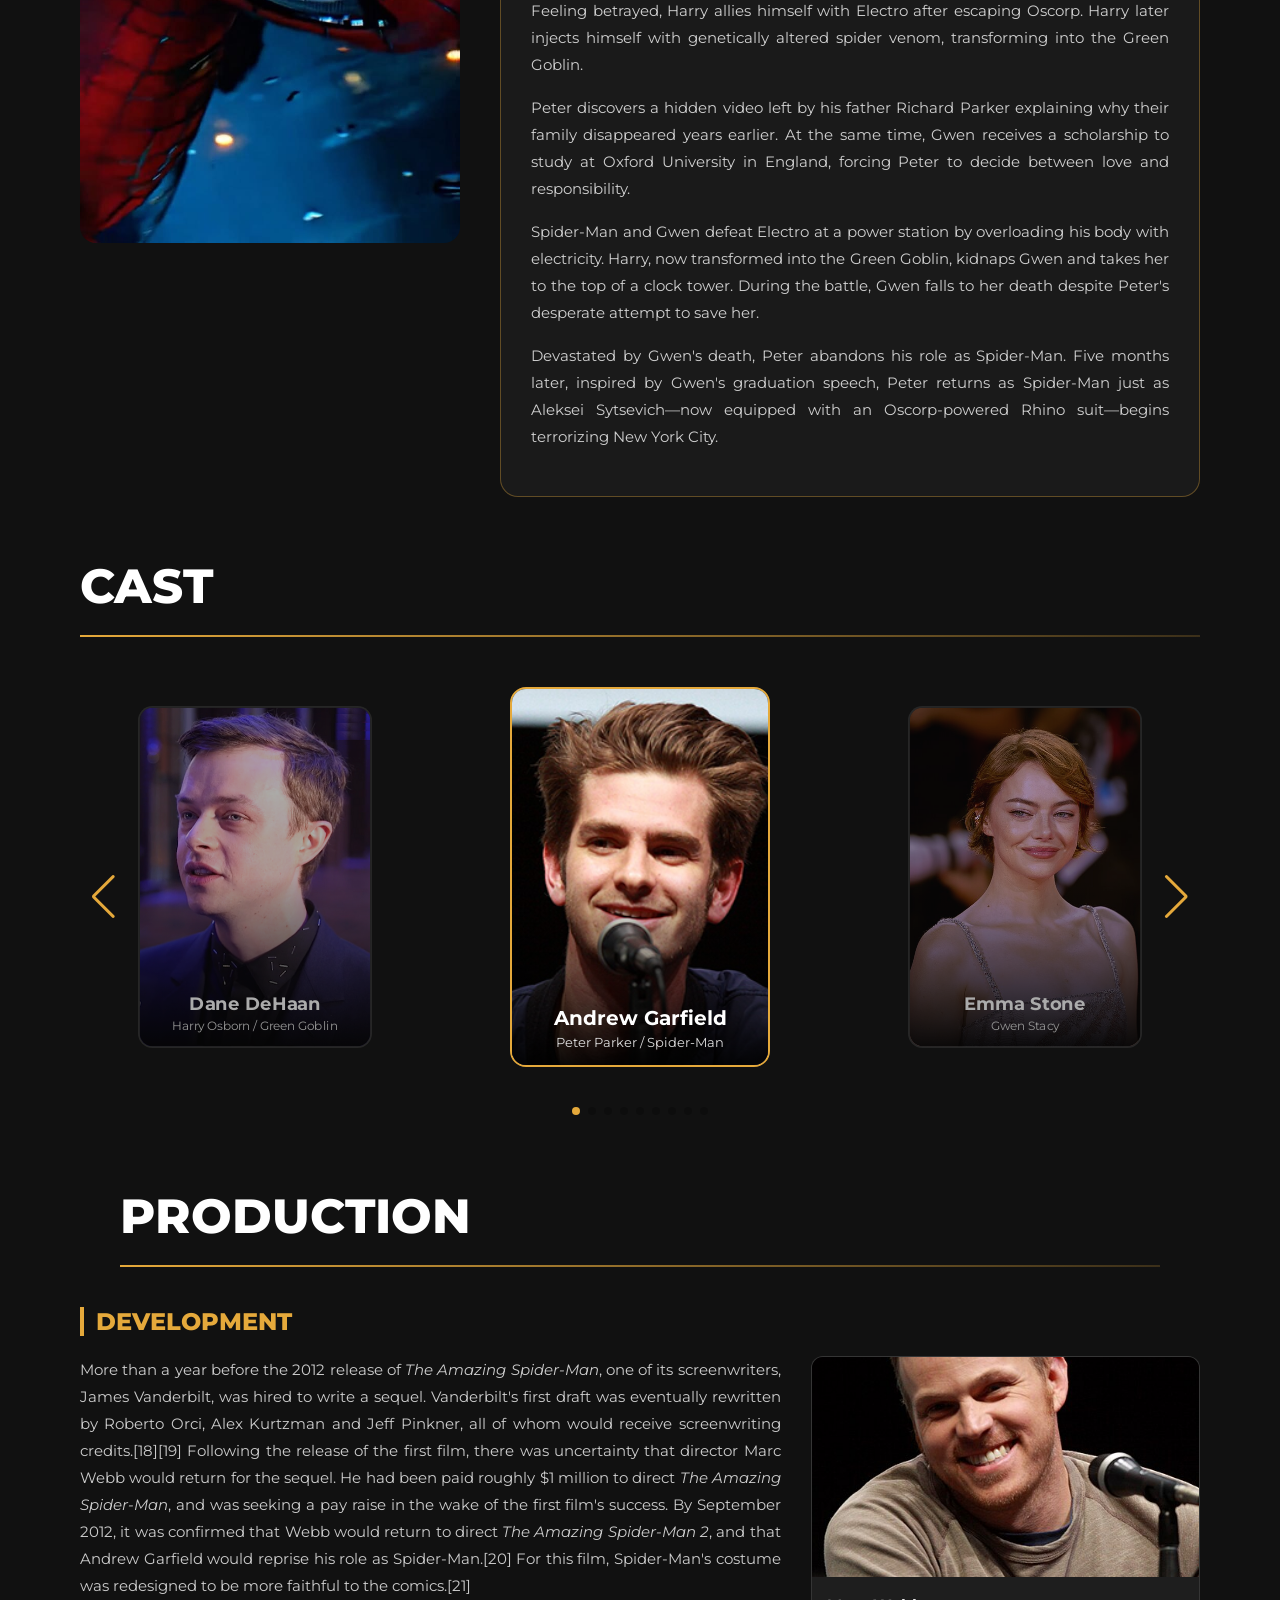
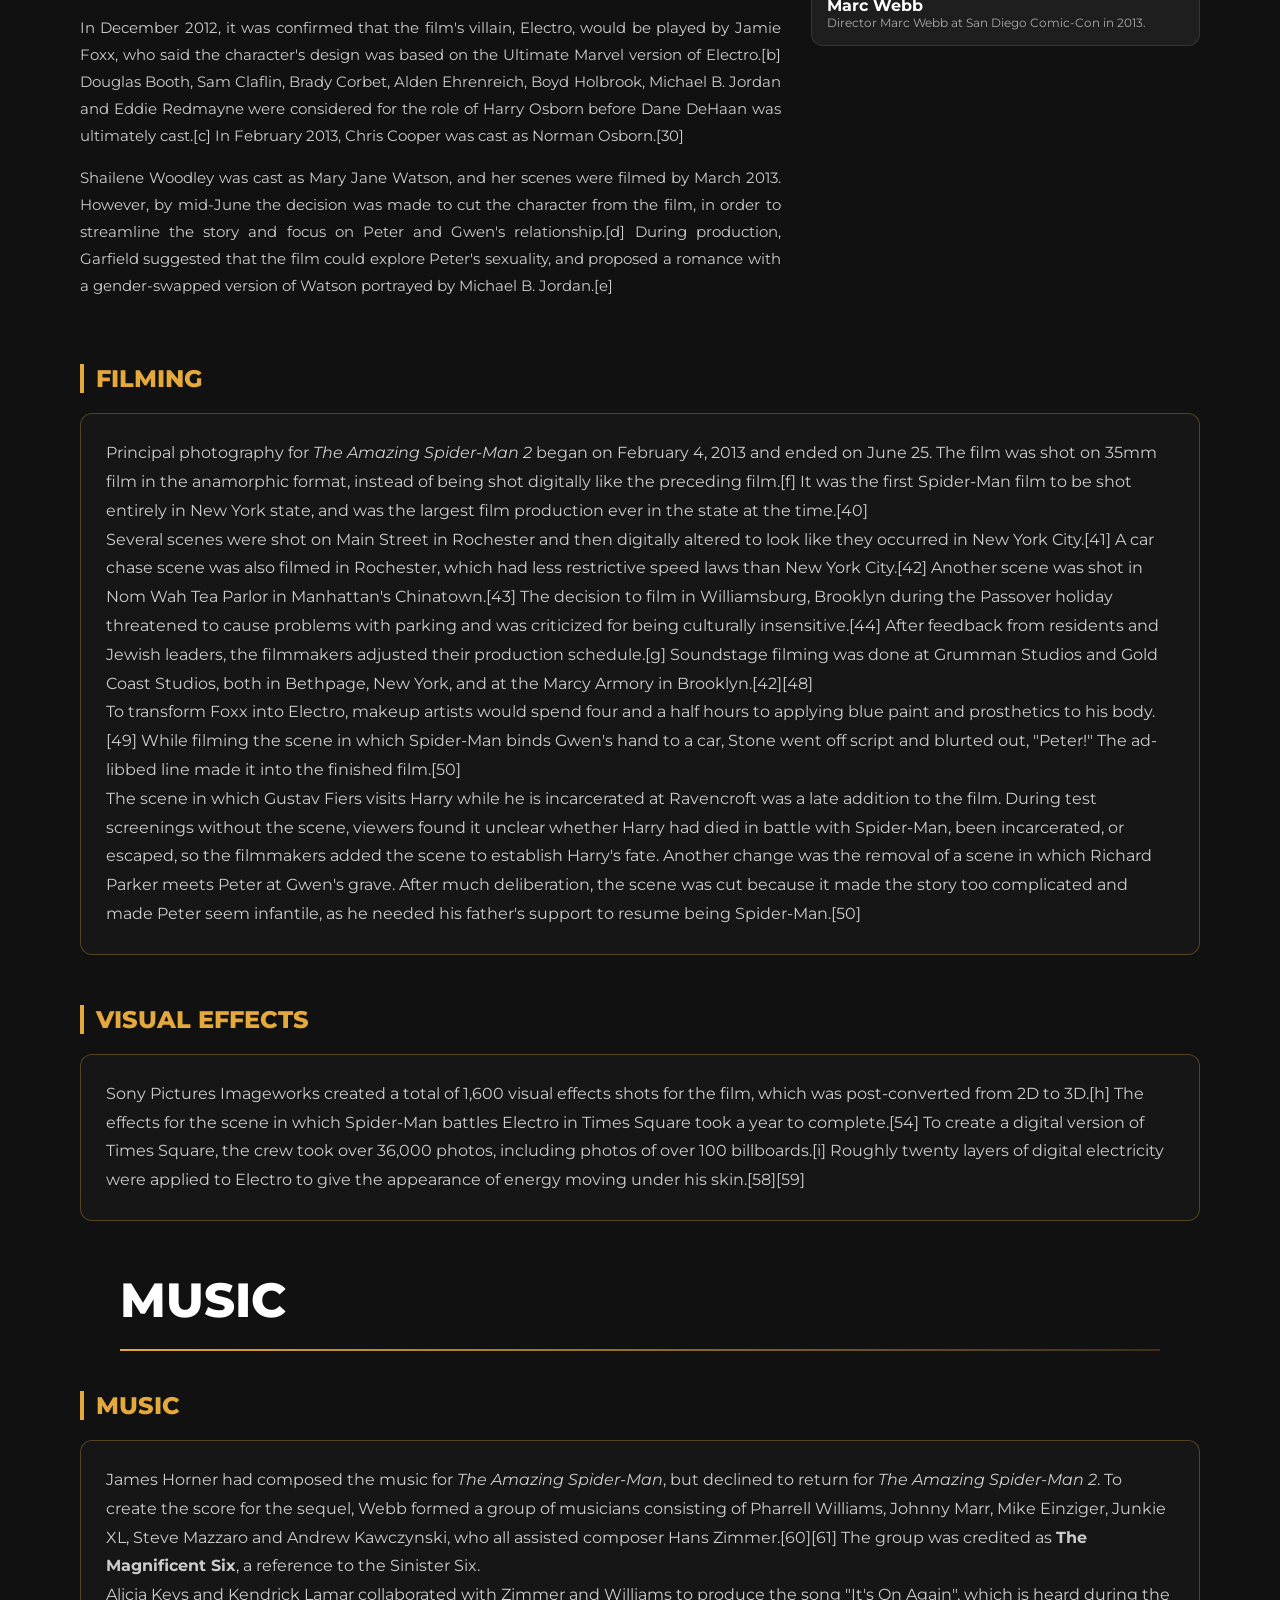
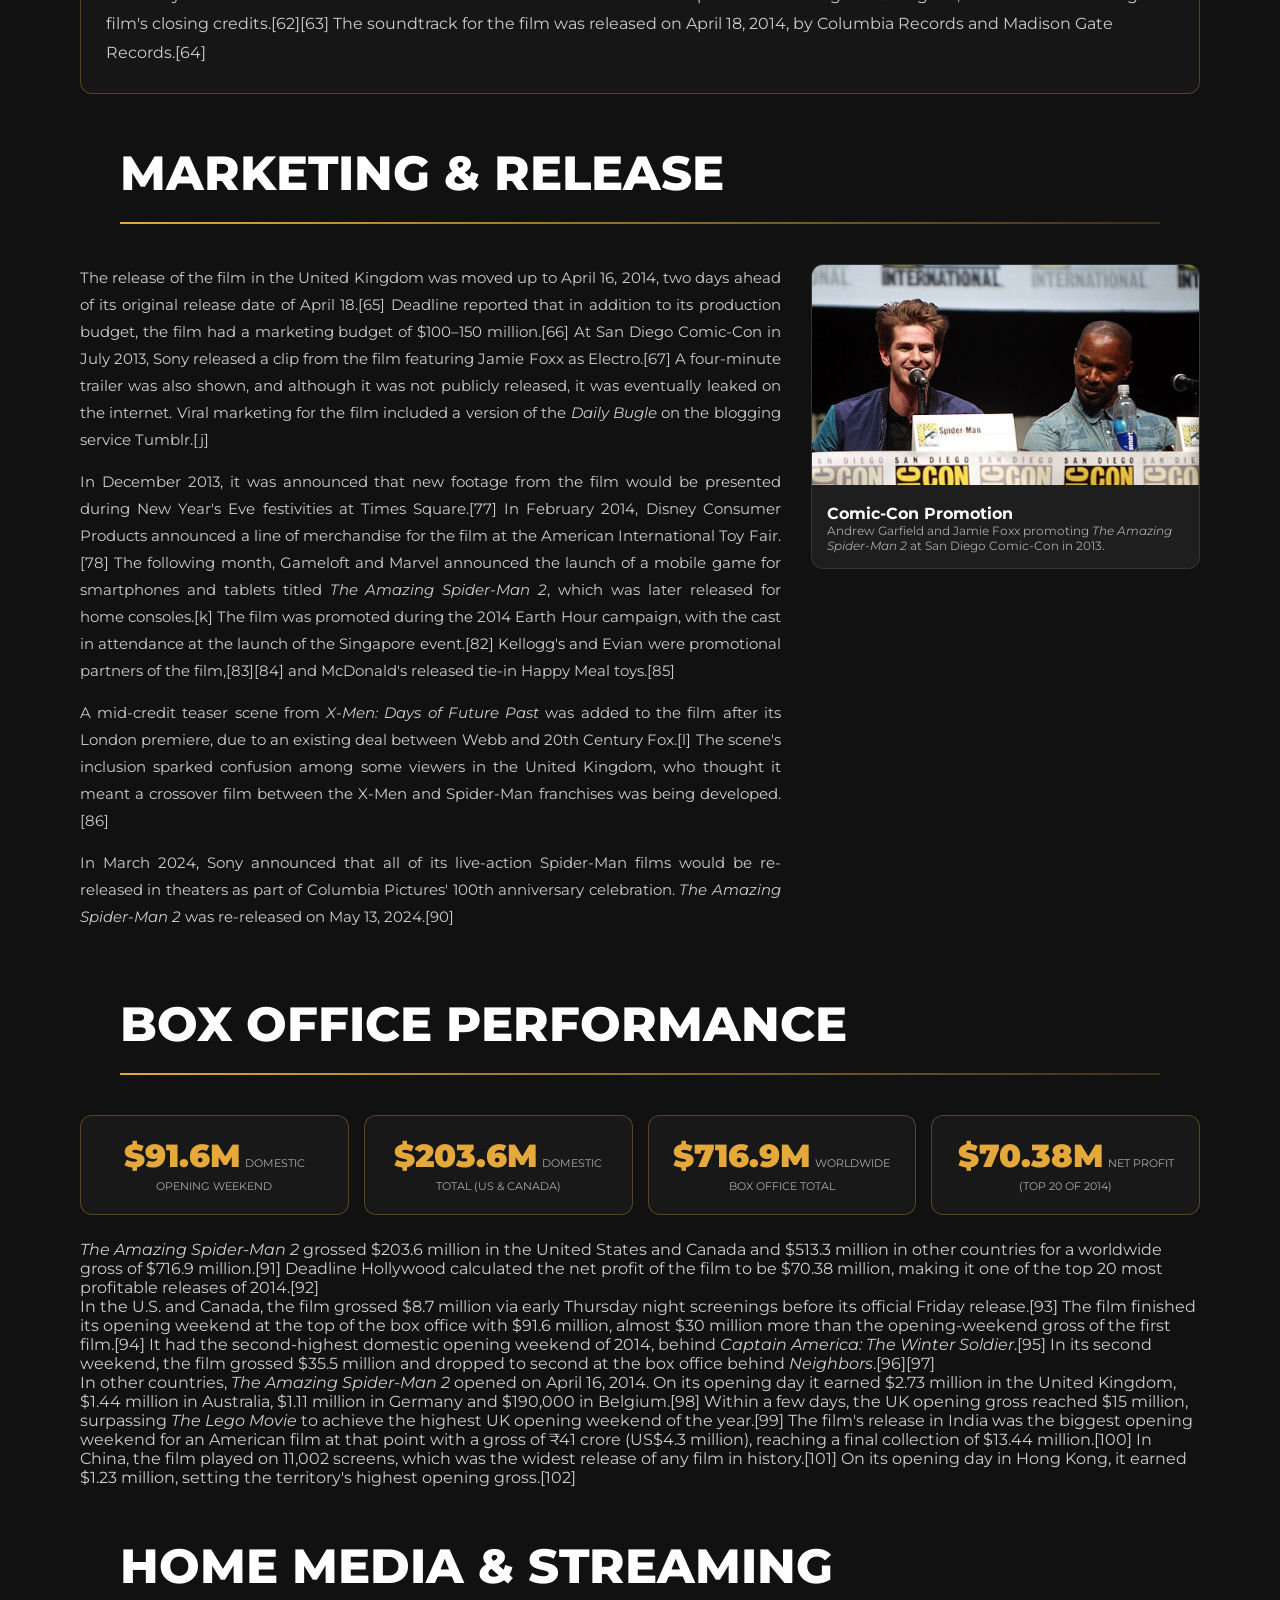
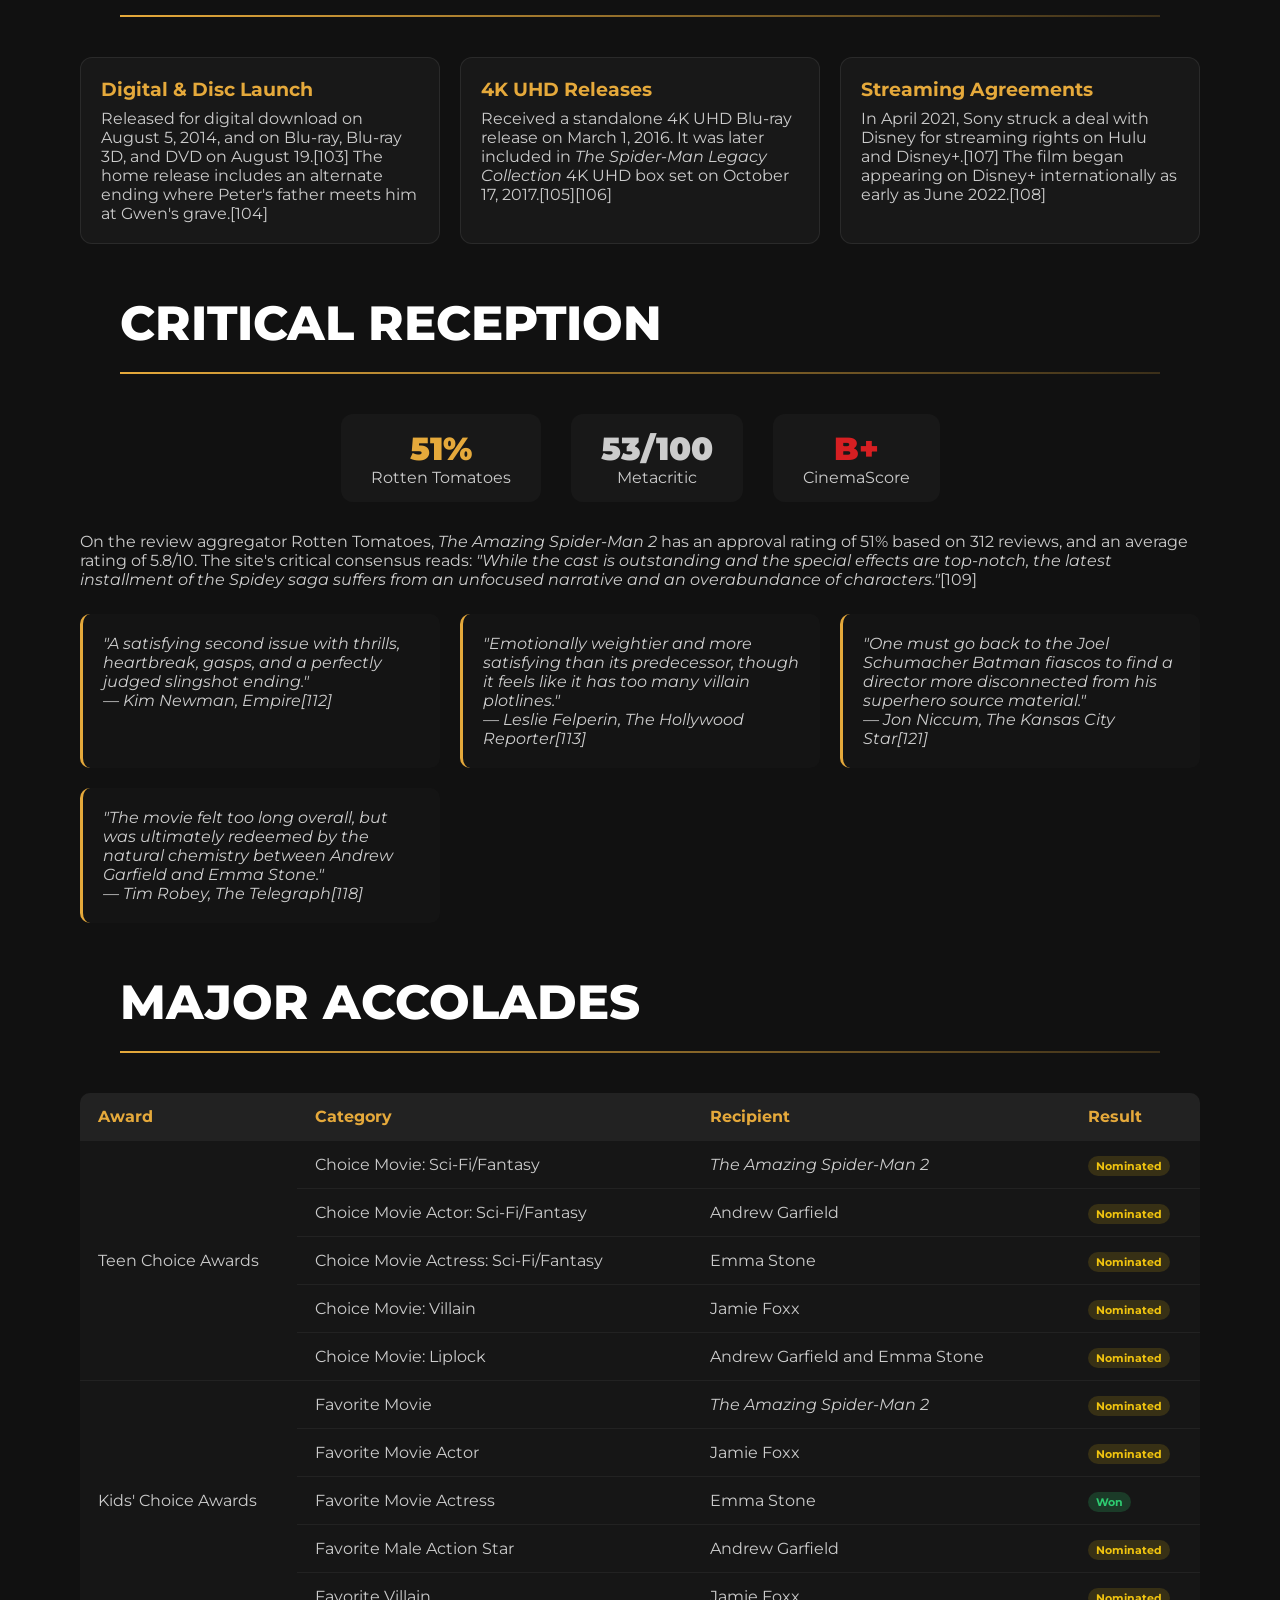
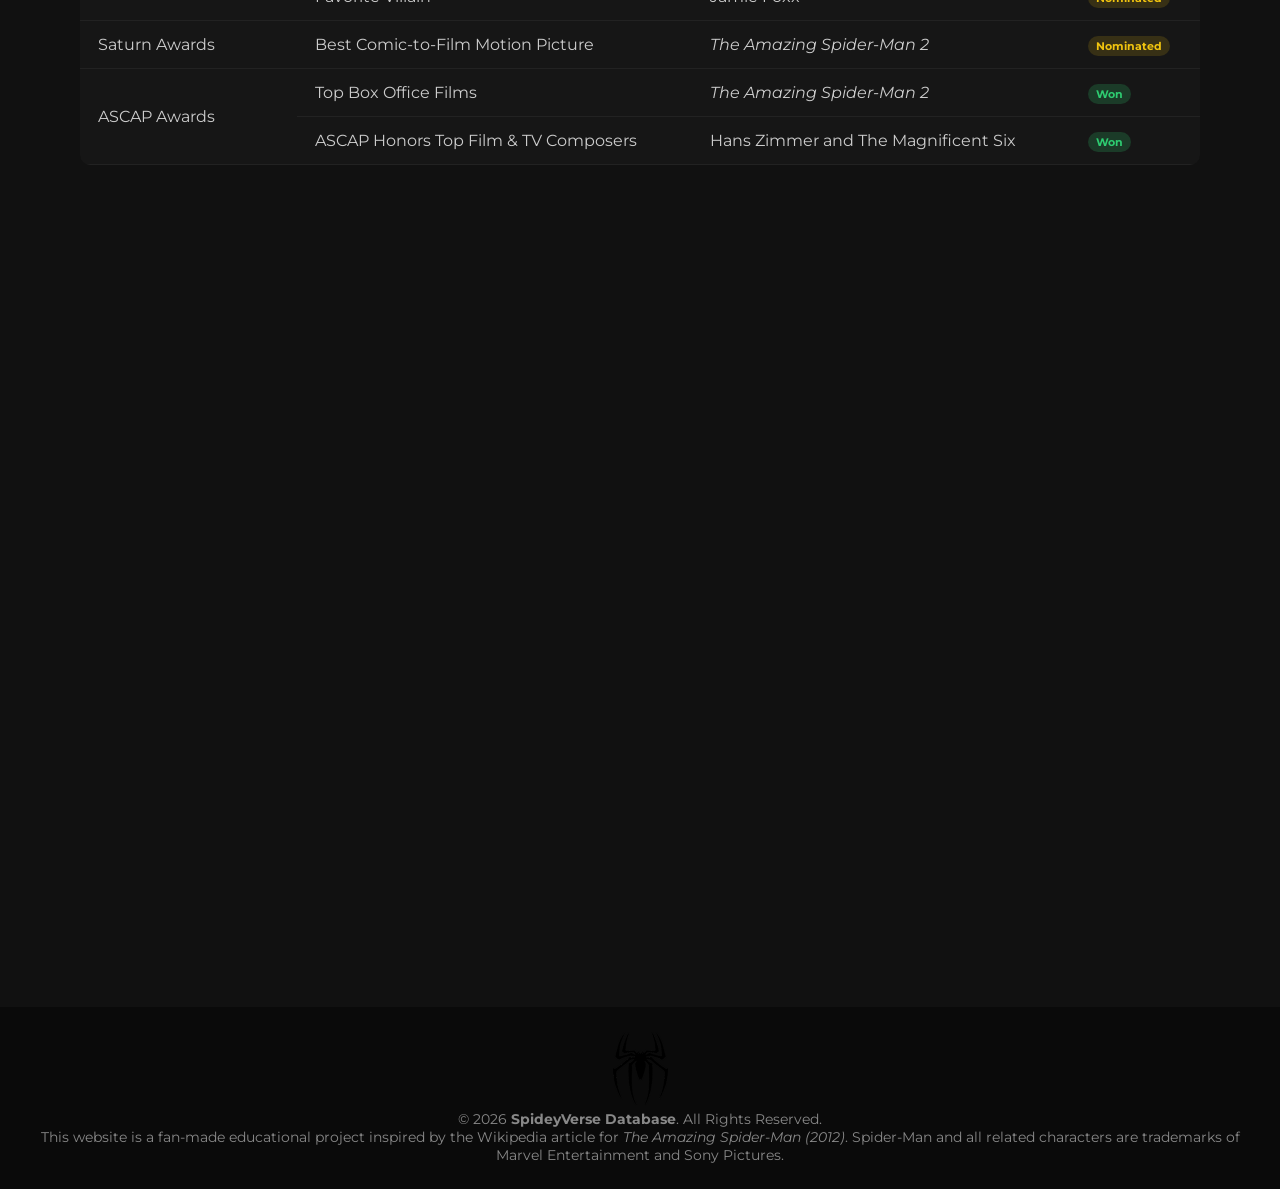
<file: SPIDEYVERSE WEB/amazing 2.html>
<!DOCTYPE html>
<html lang="en">
<head>
    <meta charset="UTF-8">
    <meta name="viewport" content="width=device-width, initial-scale=1.0">
    <title>SpideyVerse Database</title>

    <!-- Google Font -->
    <link href="https://fonts.googleapis.com/css2?family=Montserrat:wght@400;500;700;900&display=swap" rel="stylesheet">

    <!-- 1. SWIPER CSS -->
    <link rel="stylesheet" href="https://cdn.jsdelivr.net/npm/swiper@11/swiper-bundle.min.css" />

    <!-- 2. CSS Utama Korang -->
    <link rel="stylesheet" href="CSS/style.css">

    <!-- 3. JS Tambahan (jika ada) -->
    <script type="text/javascript" src="JS/search.js"></script>
    <script type="text/javascript" src="JS/entrance.js"></script>
</head>

<body>
	<header>

    <nav class="navbar">

        <!-- Logo -->
        <div class="logo-area">
			<a href="index.html">
            <img src="IMG/logo.png" alt="Logo">
            <h2>SpideyVerse Database</h2>
			</a>
        </div>

        <ul class="nav-links">
            <li><a href="#plot">PLOT</a></li>
            <li><a href="#cast">CAST</a></li>
            
            <li class="dropdown">
                <a href="#production">PRODUCTION <i class="fas fa-chevron-down" style="font-size: 11px; margin-left: 5px;"></i></a>
                <ul class="dropdown-menu">
                    <li><a href="#development">Development</a></li>
                    <li><a href="#filming">Filming</a></li>
                    <li><a href="#visual">Visual Effects</a></li>
                </ul>
            </li>

            <li class="dropdown">
                <a href="#music">MUSIC & MORE <i class="fas fa-chevron-down" style="font-size: 11px; margin-left: 5px;"></i></a>
                <ul class="dropdown-menu">
                    <li><a href="#release">Marketing & Release</a></li>
                    <li><a href="#boxoffice">Box Office Performance</a></li>
                    <li><a href="#homemedia">Home Media & Streaming</a></li>
                    <li><a href="#reception">Critical Reception</a></li>
                    <li><a href="#accolades">Major Accolades</a></li>
					<li><a href="#cancelled-sequels">Cancelled Sequels & Spin-offs</a></li>
                </ul>
            </li>
        </ul>

        <!-- Search Box -->
        <div class="search-box">
            <input type="text" id="searchInput" placeholder="Search...">
        </div>

    </nav>
</header>
       
	<!-- HERO CONTENT LAYER -->
    <main class="hero-container">
        <div class="hero-content">
            <p class="sub-title">Limited Series</p>
            <h1 class="main-title">
THE AMAZING SPIDER-MAN 2 (2014)
</h1>
            <div class="divider"></div>
            <p class="description">
The Amazing Spider-Man 2 (internationally titled <em>The Amazing Spider-Man 2: Rise of Electro</em>) is a 2014 American superhero film based on the Marvel Comics character Spider-Man. Directed by Marc Webb, it serves as the sequel to <em>The Amazing Spider-Man (2012)</em>. The film stars Andrew Garfield as Peter Parker / Spider-Man alongside Emma Stone, Jamie Foxx, Dane DeHaan, Campbell Scott, Embeth Davidtz, Colm Feore, Paul Giamatti, and Sally Field.
</p>

<p class="description">
The story follows Peter Parker as he struggles to balance his responsibilities as Spider-Man while protecting Gwen Stacy. At the same time, he investigates the mystery surrounding his parents' disappearance, faces the electrically powered villain Electro, and reconnects with his childhood friend Harry Osborn, whose desperation for survival leads him down a dangerous path.
</p>

<p class="description">
Development began shortly after the success of <em>The Amazing Spider-Man (2012)</em>. Filming took place in New York City between February and June 2013. The movie was released in 2D, 3D, RealD 3D, and IMAX 3D on May 2, 2014, by Sony Pictures Releasing through Columbia Pictures.
</p>

<p class="description">
The film earned over <strong>$717 million</strong> worldwide, making it one of the highest-grossing films of 2014. Although Sony originally planned additional sequels and spin-offs, the franchise was cancelled after Sony partnered with Marvel Studios to reboot Spider-Man in the Marvel Cinematic Universe. Andrew Garfield later reprised his role alongside Tom Holland in <em>Spider-Man: No Way Home (2021)</em>.
</p>
        </div>
        
        <div class="posters">
            <img src="IMG/amazing2.png" alt="The Amazing Spider-Man 2 Poster">
        </div>
		
    </main>
	
	<div id="plot" class="subheader">
    <h2 class="section-title-large">PLOT</h2>
    <div class="yellow-divider-long"></div>
		
		 <div class="production-content">

        <!-- IMAGE -->

        <div class="production-image">

            <img src="IMG/2014.jpg" alt="The Amazing Spider-Man 2 Plot Image">

        </div>

        <!-- INFO -->

        <div class="production-box">

            <p>Years after the death of his parents, Peter Parker continues protecting New York City as Spider-Man while maintaining a relationship with Gwen Stacy. Haunted by the promise he made to Captain Stacy to keep Gwen safe, Peter struggles with whether they should remain together.</p>

<p>Peter's childhood friend Harry Osborn returns to New York after his father Norman Osborn dies from a hereditary illness. Harry inherits Oscorp and discovers that he suffers from the same disease. Believing Spider-Man's blood could cure him, Harry asks Peter to arrange a meeting with the masked hero.</p>

<p>Meanwhile, Oscorp electrical engineer Max Dillon accidentally falls into a tank of genetically engineered electric eels during an industrial accident. He transforms into Electro, gaining the ability to manipulate electricity. Misunderstood and overwhelmed by his powers, Electro becomes one of Spider-Man's greatest enemies.</p>

<p>Spider-Man refuses Harry's request for his blood, fearing unpredictable consequences. Feeling betrayed, Harry allies himself with Electro after escaping Oscorp. Harry later injects himself with genetically altered spider venom, transforming into the Green Goblin.</p>

<p>Peter discovers a hidden video left by his father Richard Parker explaining why their family disappeared years earlier. At the same time, Gwen receives a scholarship to study at Oxford University in England, forcing Peter to decide between love and responsibility.</p>

<p>Spider-Man and Gwen defeat Electro at a power station by overloading his body with electricity. Harry, now transformed into the Green Goblin, kidnaps Gwen and takes her to the top of a clock tower. During the battle, Gwen falls to her death despite Peter's desperate attempt to save her.</p>

<p>Devastated by Gwen's death, Peter abandons his role as Spider-Man. Five months later, inspired by Gwen's graduation speech, Peter returns as Spider-Man just as Aleksei Sytsevich—now equipped with an Oscorp-powered Rhino suit—begins terrorizing New York City.</p>

        </div>

    </div>
</div>
	
	<section id="cast" class="cast-section">

    <h2 class="section-title-large">CAST</h2>

    <div class="yellow-divider-long"></div>

    <div class="swiper actorSwiper">

        <div class="swiper-wrapper">

            <!-- =================== 1 =================== -->

            <div class="swiper-slide">
                <div class="actor-card">
                    <img src="IMG/andrew.png" alt="Andrew Garfield">
                    <div class="overlay">
                        <h3>Andrew Garfield</h3>
                        <p>Peter Parker / Spider-Man</p>
                    </div>
                </div>
            </div>

            <!-- 3. Emma Stone -->
            <div class="swiper-slide">
                <div class="actor-card">
                    <img src="IMG/Emma_Stone_at_the_2025_Venice_Film_Festival-6313_(cropped).jpg" alt="Emma Stone">
                    <div class="overlay">
                        <h3>Emma Stone</h3>
                        <p>Gwen Stacy</p>
                    </div>
                </div>
            </div>

            <!-- 4. Jamie Foxx -->
            <div class="swiper-slide">
                <div class="actor-card">
                    <img src="IMG/TIFF_2019_jamie_foxx_(cropped).jpg" alt="Jamie Foxx">
                    <div class="overlay">
                        <h3>Jamie Foxx</h3>
                        <p>Max Dillon / Electro</p>
                    </div>
                </div>
            </div>

            <!-- 5. Campbell Scott -->
            <div class="swiper-slide">
                <div class="actor-card">
                    <img src="IMG/Campbell_Scott_at_the_2024_Toronto_International_Film_Festival_(cropped).jpg" alt="Campbell Scott">
                    <div class="overlay">
                        <h3>Campbell Scott</h3>
                        <p>Richard Parker</p>
                    </div>
                </div>
            </div>

            <!-- 6. Colm Feore -->
            <div class="swiper-slide">
                <div class="actor-card">
                    <img src="IMG/Colm_Feore_2013_(cropped).jpg" alt="Colm Feore">
                    <div class="overlay">
                        <h3>Colm Feore</h3>
                        <p>Donald Menken</p>
                    </div>
                </div>
            </div>

            <!-- 7. Paul Giamatti -->
            <div class="swiper-slide">
                <div class="actor-card">
                    <img src="IMG/Paul_Giamatti_MFF_2024.jpg" alt="Paul Giamatti">
                    <div class="overlay">
                        <h3>Paul Giamatti</h3>
                        <p>Aleksei Sytsevich / The Rhino</p>
                    </div>
                </div>
            </div>

            <!-- 8. Felicity Jones -->
            <div class="swiper-slide">
                <div class="actor-card">
                    <img src="IMG/Felicity_Jones_at_TIFF_2025_01_(cropped).jpg" alt="Felicity Jones">
                    <div class="overlay">
                        <h3>Felicity Jones</h3>
                        <p>Felicia Hardy</p>
                    </div>
                </div>
            </div>

            <!-- 9. Sally Field -->
            <div class="swiper-slide">
                <div class="actor-card">
                    <img src="IMG/Sally_Field_-_Grauman's_Egyptian_Theatre_-_Norma_Rae (1).jpg" alt="Sally Field">
                    <div class="overlay">
                        <h3>Sally Field</h3>
                        <p>May Parker</p>
                    </div>
                </div>
            </div>

            <!-- 10. Dane DeHaan -->
            <div class="swiper-slide">
                <div class="actor-card">
                    <img src="IMG/Dane_DeHaan_2018.png" alt="Dane DeHaan">
                    <div class="overlay">
                        <h3>Dane DeHaan</h3>
                        <p>Harry Osborn / Green Goblin</p>
                    </div>
                </div>
            </div>

        </div>

        <div class="swiper-button-prev"></div>

        <div class="swiper-button-next"></div>

        <div class="swiper-pagination"></div>

    </div>

</section>
	
	<!-- ==========================================
     PRODUCTION SECTION
========================================== -->
<section id="production" class="production-section">
    <div class="subheader">
        <h2 class="section-title-large">PRODUCTION</h2>
        <div class="yellow-divider-long"></div>
    </div>

    <!-- DEVELOPMENT -->
    <div id="development" class="prod-block">
        <h3 class="prod-subtitle">DEVELOPMENT</h3>
        
        <div class="prod-grid">
            <div class="prod-text">
                <p>More than a year before the 2012 release of <em>The Amazing Spider-Man</em>, one of its screenwriters, James Vanderbilt, was hired to write a sequel. Vanderbilt's first draft was eventually rewritten by Roberto Orci, Alex Kurtzman and Jeff Pinkner, all of whom would receive screenwriting credits.[18][19] Following the release of the first film, there was uncertainty that director Marc Webb would return for the sequel. He had been paid roughly $1 million to direct <em>The Amazing Spider-Man</em>, and was seeking a pay raise in the wake of the first film's success. By September 2012, it was confirmed that Webb would return to direct <em>The Amazing Spider-Man 2</em>, and that Andrew Garfield would reprise his role as Spider-Man.[20] For this film, Spider-Man's costume was redesigned to be more faithful to the comics.[21]</p>

                <p>In December 2012, it was confirmed that the film's villain, Electro, would be played by Jamie Foxx, who said the character's design was based on the Ultimate Marvel version of Electro.[b] Douglas Booth, Sam Claflin, Brady Corbet, Alden Ehrenreich, Boyd Holbrook, Michael B. Jordan and Eddie Redmayne were considered for the role of Harry Osborn before Dane DeHaan was ultimately cast.[c] In February 2013, Chris Cooper was cast as Norman Osborn.[30]</p>

                <p>Shailene Woodley was cast as Mary Jane Watson, and her scenes were filmed by March 2013. However, by mid-June the decision was made to cut the character from the film, in order to streamline the story and focus on Peter and Gwen's relationship.[d] During production, Garfield suggested that the film could explore Peter's sexuality, and proposed a romance with a gender-swapped version of Watson portrayed by Michael B. Jordan.[e]</p>
            </div>

            <div class="prod-media">
                <div class="prod-card-img">
                    <img src="IMG/Marc_Webb_by_Gage_Skidmore_2.jpg" alt="Director Marc Webb">
                    <div class="img-caption">
                        <h4>Marc Webb</h4>
                        <p>Director Marc Webb at San Diego Comic-Con in 2013.</p>
                    </div>
                </div>
            </div>
        </div>
    </div>

   <!-- FILMING -->
    <div id="filming" class="prod-block">
        <h3 class="prod-subtitle">FILMING</h3>
        
        <div class="vfx-container">
            <p>Principal photography for <em>The Amazing Spider-Man 2</em> began on February 4, 2013 and ended on June 25. The film was shot on 35mm film in the anamorphic format, instead of being shot digitally like the preceding film.[f] It was the first Spider-Man film to be shot entirely in New York state, and was the largest film production ever in the state at the time.[40]</p>

            <p>Several scenes were shot on Main Street in Rochester and then digitally altered to look like they occurred in New York City.[41] A car chase scene was also filmed in Rochester, which had less restrictive speed laws than New York City.[42] Another scene was shot in Nom Wah Tea Parlor in Manhattan's Chinatown.[43] The decision to film in Williamsburg, Brooklyn during the Passover holiday threatened to cause problems with parking and was criticized for being culturally insensitive.[44] After feedback from residents and Jewish leaders, the filmmakers adjusted their production schedule.[g] Soundstage filming was done at Grumman Studios and Gold Coast Studios, both in Bethpage, New York, and at the Marcy Armory in Brooklyn.[42][48]</p>

            <p>To transform Foxx into Electro, makeup artists would spend four and a half hours to applying blue paint and prosthetics to his body.[49] While filming the scene in which Spider-Man binds Gwen's hand to a car, Stone went off script and blurted out, "Peter!" The ad-libbed line made it into the finished film.[50]</p>

            <p>The scene in which Gustav Fiers visits Harry while he is incarcerated at Ravencroft was a late addition to the film. During test screenings without the scene, viewers found it unclear whether Harry had died in battle with Spider-Man, been incarcerated, or escaped, so the filmmakers added the scene to establish Harry's fate. Another change was the removal of a scene in which Richard Parker meets Peter at Gwen's grave. After much deliberation, the scene was cut because it made the story too complicated and made Peter seem infantile, as he needed his father's support to resume being Spider-Man.[50]</p>
        </div>
    </div>

    <!-- VISUAL EFFECTS -->
    <div id="visual" class="prod-block">
        <h3 class="prod-subtitle">VISUAL EFFECTS</h3>
        
        <div class="vfx-container">
            <p>Sony Pictures Imageworks created a total of 1,600 visual effects shots for the film, which was post-converted from 2D to 3D.[h] The effects for the scene in which Spider-Man battles Electro in Times Square took a year to complete.[54] To create a digital version of Times Square, the crew took over 36,000 photos, including photos of over 100 billboards.[i] Roughly twenty layers of digital electricity were applied to Electro to give the appearance of energy moving under his skin.[58][59]</p>
        </div>
    </div>
</section>
	<section id="music" class="info-section">
    <div class="subheader">
        <h2 class="section-title-large">MUSIC</h2>
        <div class="yellow-divider-long"></div>
    </div>

    <div id="music" class="prod-block">
        <h3 class="prod-subtitle">MUSIC</h3>
        
        <div class="vfx-container">
            <p>James Horner had composed the music for <em>The Amazing Spider-Man</em>, but declined to return for <em>The Amazing Spider-Man 2</em>. To create the score for the sequel, Webb formed a group of musicians consisting of Pharrell Williams, Johnny Marr, Mike Einziger, Junkie XL, Steve Mazzaro and Andrew Kawczynski, who all assisted composer Hans Zimmer.[60][61] The group was credited as <strong>The Magnificent Six</strong>, a reference to the Sinister Six.</p>

            <p>Alicia Keys and Kendrick Lamar collaborated with Zimmer and Williams to produce the song "It's On Again", which is heard during the film's closing credits.[62][63] The soundtrack for the film was released on April 18, 2014, by Columbia Records and Madison Gate Records.[64]</p>
        </div>
    </div>
</section>

<!-- ==========================================
     MARKETING & RELEASE SECTION
========================================== -->
<section id="release" class="info-section">
    <div class="subheader">
        <h2 class="section-title-large">MARKETING & RELEASE</h2>
        <div class="yellow-divider-long"></div>
    </div>

    <div id="marketing" class="prod-block">
        <div class="prod-grid">
            <div class="prod-text">
                <p>The release of the film in the United Kingdom was moved up to April 16, 2014, two days ahead of its original release date of April 18.[65] Deadline reported that in addition to its production budget, the film had a marketing budget of $100–150 million.[66] At San Diego Comic-Con in July 2013, Sony released a clip from the film featuring Jamie Foxx as Electro.[67] A four-minute trailer was also shown, and although it was not publicly released, it was eventually leaked on the internet. Viral marketing for the film included a version of the <em>Daily Bugle</em> on the blogging service Tumblr.[j]</p>

                <p>In December 2013, it was announced that new footage from the film would be presented during New Year's Eve festivities at Times Square.[77] In February 2014, Disney Consumer Products announced a line of merchandise for the film at the American International Toy Fair.[78] The following month, Gameloft and Marvel announced the launch of a mobile game for smartphones and tablets titled <em>The Amazing Spider-Man 2</em>, which was later released for home consoles.[k] The film was promoted during the 2014 Earth Hour campaign, with the cast in attendance at the launch of the Singapore event.[82] Kellogg's and Evian were promotional partners of the film,[83][84] and McDonald's released tie-in Happy Meal toys.[85]</p>

                <p>A mid-credit teaser scene from <em>X-Men: Days of Future Past</em> was added to the film after its London premiere, due to an existing deal between Webb and 20th Century Fox.[l] The scene's inclusion sparked confusion among some viewers in the United Kingdom, who thought it meant a crossover film between the X-Men and Spider-Man franchises was being developed.[86]</p>

                <p>In March 2024, Sony announced that all of its live-action Spider-Man films would be re-released in theaters as part of Columbia Pictures' 100th anniversary celebration. <em>The Amazing Spider-Man 2</em> was re-released on May 13, 2024.[90]</p>
            </div>

            <div class="prod-media">
                <div class="prod-card-img">
                    <img src="IMG/Andrew_Garfield_and_Jamie_Foxx_by_Gage_Skidmore.jpg" alt="Andrew Garfield and Jamie Foxx at SDCC 2013">
                    <div class="img-caption">
                        <h4>Comic-Con Promotion</h4>
                        <p>Andrew Garfield and Jamie Foxx promoting <em>The Amazing Spider-Man 2</em> at San Diego Comic-Con in 2013.</p>
                    </div>
                </div>
            </div>
        </div>
    </div>
</section>

<!-- ==========================================
     BOX OFFICE SECTION
========================================== -->
<section id="boxoffice" class="info-section">
    <div class="subheader">
        <h2 class="section-title-large">BOX OFFICE PERFORMANCE</h2>
        <div class="yellow-divider-long"></div>
    </div>

    <!-- Stat Badges Grid -->
    <div class="stats-grid">
        <div class="stat-card">
            <span class="stat-number">$91.6M</span>
            <span class="stat-label">Domestic Opening Weekend</span>
        </div>
        <div class="stat-card">
            <span class="stat-number">$203.6M</span>
            <span class="stat-label">Domestic Total (US & Canada)</span>
        </div>
        <div class="stat-card">
            <span class="stat-number">$716.9M</span>
            <span class="stat-label">Worldwide Box Office Total</span>
        </div>
        <div class="stat-card">
            <span class="stat-number">$70.38M</span>
            <span class="stat-label">Net Profit (Top 20 of 2014)</span>
        </div>
    </div>

    <div class="boxoffice-content">
        <p><em>The Amazing Spider-Man 2</em> grossed $203.6 million in the United States and Canada and $513.3 million in other countries for a worldwide gross of $716.9 million.[91] Deadline Hollywood calculated the net profit of the film to be $70.38 million, making it one of the top 20 most profitable releases of 2014.[92]</p>
        <p>In the U.S. and Canada, the film grossed $8.7 million via early Thursday night screenings before its official Friday release.[93] The film finished its opening weekend at the top of the box office with $91.6 million, almost $30 million more than the opening-weekend gross of the first film.[94] It had the second-highest domestic opening weekend of 2014, behind <em>Captain America: The Winter Soldier</em>.[95] In its second weekend, the film grossed $35.5 million and dropped to second at the box office behind <em>Neighbors</em>.[96][97]</p>
        <p>In other countries, <em>The Amazing Spider-Man 2</em> opened on April 16, 2014. On its opening day it earned $2.73 million in the United Kingdom, $1.44 million in Australia, $1.11 million in Germany and $190,000 in Belgium.[98] Within a few days, the UK opening gross reached $15 million, surpassing <em>The Lego Movie</em> to achieve the highest UK opening weekend of the year.[99] The film's release in India was the biggest opening weekend for an American film at that point with a gross of ₹41 crore (US$4.3 million), reaching a final collection of $13.44 million.[100] In China, the film played on 11,002 screens, which was the widest release of any film in history.[101] On its opening day in Hong Kong, it earned $1.23 million, setting the territory's highest opening gross.[102]</p>
    </div>
</section>

<!-- ==========================================
     HOME MEDIA SECTION
========================================== -->
<section id="homemedia" class="info-section">
    <div class="subheader">
        <h2 class="section-title-large">HOME MEDIA & STREAMING</h2>
        <div class="yellow-divider-long"></div>
    </div>

    <div class="media-grid">
        <div class="media-card">
            <h3>Digital & Disc Launch</h3>
            <p>Released for digital download on August 5, 2014, and on Blu-ray, Blu-ray 3D, and DVD on August 19.[103] The home release includes an alternate ending where Peter's father meets him at Gwen's grave.[104]</p>
        </div>
        <div class="media-card">
            <h3>4K UHD Releases</h3>
            <p>Received a standalone 4K UHD Blu-ray release on March 1, 2016. It was later included in <em>The Spider-Man Legacy Collection</em> 4K UHD box set on October 17, 2017.[105][106]</p>
        </div>
        <div class="media-card">
            <h3>Streaming Agreements</h3>
            <p>In April 2021, Sony struck a deal with Disney for streaming rights on Hulu and Disney+.[107] The film began appearing on Disney+ internationally as early as June 2022.[108]</p>
        </div>
    </div>
</section>

<!-- ==========================================
     CRITICAL RECEPTION SECTION
========================================== -->
<section id="reception" class="info-section">
    <div class="subheader">
        <h2 class="section-title-large">CRITICAL RECEPTION</h2>
        <div class="yellow-divider-long"></div>
    </div>

    <!-- Scores Bar -->
    <div class="scores-container">
        <div class="score-box">
            <div class="score-val gold">51%</div>
            <div class="score-title">Rotten Tomatoes</div>
        </div>
        <div class="score-box">
            <div class="score-val">53/100</div>
            <div class="score-title">Metacritic</div>
        </div>
        <div class="score-box">
            <div class="score-val red">B+</div>
            <div class="score-title">CinemaScore</div>
        </div>
    </div>

    <div class="boxoffice-content" style="margin-bottom: 25px;">
        <p>On the review aggregator Rotten Tomatoes, <em>The Amazing Spider-Man 2</em> has an approval rating of 51% based on 312 reviews, and an average rating of 5.8/10. The site's critical consensus reads: <em>"While the cast is outstanding and the special effects are top-notch, the latest installment of the Spidey saga suffers from an unfocused narrative and an overabundance of characters."</em>[109]</p>
    </div>

    <div class="reviews-grid">
        <div class="review-quote">
            <p>"A satisfying second issue with thrills, heartbreak, gasps, and a perfectly judged slingshot ending."</p>
            <span>— Kim Newman, Empire[112]</span>
        </div>
        <div class="review-quote">
            <p>"Emotionally weightier and more satisfying than its predecessor, though it feels like it has too many villain plotlines."</p>
            <span>— Leslie Felperin, The Hollywood Reporter[113]</span>
        </div>
        <div class="review-quote">
            <p>"One must go back to the Joel Schumacher Batman fiascos to find a director more disconnected from his superhero source material."</p>
            <span>— Jon Niccum, The Kansas City Star[121]</span>
        </div>
        <div class="review-quote">
            <p>"The movie felt too long overall, but was ultimately redeemed by the natural chemistry between Andrew Garfield and Emma Stone."</p>
            <span>— Tim Robey, The Telegraph[118]</span>
        </div>
    </div>
</section>

<!-- ==========================================
     ACCOLADES SECTION (TABLE)
========================================== -->
<section id="accolades" class="info-section">
    <div class="subheader">
        <h2 class="section-title-large">MAJOR ACCOLADES</h2>
        <div class="yellow-divider-long"></div>
    </div>

    <div class="table-responsive">
        <table class="accolades-table">
            <thead>
                <tr>
                    <th>Award</th>
                    <th>Category</th>
                    <th>Recipient</th>
                    <th>Result</th>
                </tr>
            </thead>
            <tbody>
                <tr>
                    <td rowspan="5">Teen Choice Awards</td>
                    <td>Choice Movie: Sci-Fi/Fantasy</td>
                    <td><em>The Amazing Spider-Man 2</em></td>
                    <td><span class="status nom">Nominated</span></td>
                </tr>
                <tr>
                    <td>Choice Movie Actor: Sci-Fi/Fantasy</td>
                    <td>Andrew Garfield</td>
                    <td><span class="status nom">Nominated</span></td>
                </tr>
                <tr>
                    <td>Choice Movie Actress: Sci-Fi/Fantasy</td>
                    <td>Emma Stone</td>
                    <td><span class="status nom">Nominated</span></td>
                </tr>
                <tr>
                    <td>Choice Movie: Villain</td>
                    <td>Jamie Foxx</td>
                    <td><span class="status nom">Nominated</span></td>
                </tr>
                <tr>
                    <td>Choice Movie: Liplock</td>
                    <td>Andrew Garfield and Emma Stone</td>
                    <td><span class="status nom">Nominated</span></td>
                </tr>
                <tr>
                    <td rowspan="5">Kids' Choice Awards</td>
                    <td>Favorite Movie</td>
                    <td><em>The Amazing Spider-Man 2</em></td>
                    <td><span class="status nom">Nominated</span></td>
                </tr>
                <tr>
                    <td>Favorite Movie Actor</td>
                    <td>Jamie Foxx</td>
                    <td><span class="status nom">Nominated</span></td>
                </tr>
                <tr>
                    <td>Favorite Movie Actress</td>
                    <td>Emma Stone</td>
                    <td><span class="status win">Won</span></td>
                </tr>
                <tr>
                    <td>Favorite Male Action Star</td>
                    <td>Andrew Garfield</td>
                    <td><span class="status nom">Nominated</span></td>
                </tr>
                <tr>
                    <td>Favorite Villain</td>
                    <td>Jamie Foxx</td>
                    <td><span class="status nom">Nominated</span></td>
                </tr>
                <tr>
                    <td>Saturn Awards</td>
                    <td>Best Comic-to-Film Motion Picture</td>
                    <td><em>The Amazing Spider-Man 2</em></td>
                    <td><span class="status nom">Nominated</span></td>
                </tr>
                <tr>
                    <td rowspan="2">ASCAP Awards</td>
                    <td>Top Box Office Films</td>
                    <td><em>The Amazing Spider-Man 2</em></td>
                    <td><span class="status win">Won</span></td>
                </tr>
                <tr>
                    <td>ASCAP Honors Top Film & TV Composers</td>
                    <td>Hans Zimmer and The Magnificent Six</td>
                    <td><span class="status win">Won</span></td>
                </tr>
            </tbody>
        </table>
    </div>
</section>

<!-- ==========================================
     CANCELLED SEQUELS & SPIN-OFFS SECTION
========================================== -->
<section id="cancelled-sequels" class="info-section">
    <div class="subheader">
        <h2 class="section-title-large">CANCELLED SEQUELS & SPIN-OFFS</h2>
        <div class="yellow-divider-long"></div>
    </div>

    <div class="prod-block">
        <div class="prod-text">
            <p>Sony had originally intended <em>The Amazing Spider-Man 2</em> to launch an expansive film universe around Spider-Man to compete with the Marvel Cinematic Universe (MCU). In 2013, before the release of <em>The Amazing Spider-Man 2</em>, Sony announced a third <em>Amazing Spider-Man</em> film with a release date of June 10, 2016, and a fourth film with a release date of May 4, 2018.[130][131] The third film was to be written by Alex Kurtzman, Roberto Orci, and Jeff Pinkner. There were also plans for a two-part <em>Sinister Six</em> spin-off film written and directed by Drew Goddard, and a <em>Venom</em> film written by Kurtzman, Orci, and Ed Solomon, and directed by Kurtzman.[m] Garfield had discussions with Goddard about reprising his role as Spider-Man in <em>Sinister Six</em>, which had a planned release date of November 11, 2016.[n] By August 2014, Sony had hired Lisa Joy to write the script for a 2017 film featuring Felicia Hardy / Black Cat.[137] The studio had also announced plans for a spin-off based on Spider-Man 2099 to be released in late 2017.[138]</p>

            <p>Between December 2013 and the release of <em>The Amazing Spider-Man 2</em> in May 2014, both Webb and Garfield stated they would return for the third film. With regards to the fourth film, Webb said he would not be directing, while Garfield was uncertain of his involvement.[o] Following the mixed reviews and poor box office performance of <em>The Amazing Spider-Man 2</em>, the future of the franchise became unclear. By July 2014, Orci had left the third film to work on <em>Star Trek Beyond</em> (2016).[142] <em>The Amazing Spider-Man 3</em>—which would have featured Chris Cooper returning as Norman Osborn and depicted Peter recovering from Gwen Stacy's death—was delayed to an unspecified date in 2018, and <em>The Amazing Spider-Man 4</em> was moved to an unknown date.[p]</p>

            <p>As a result of the 2014 Sony Pictures hack, Emma Stone was revealed to be in talks to return as a resurrected Gwen / Carnage in <em>The Amazing Spider-Man 4</em>. It was also revealed that Sam Raimi was in talks to direct a new trilogy featuring Maguire's version of Spider-Man, along with a <em>Spider-Man vs. The Amazing Spider-Man</em> film that would have featured both Maguire's and Garfield's respective versions of the character.[146][147] In early 2015, a deal between Sony and Marvel Studios was reached that allowed Spider-Man to be in the MCU, effectively cancelling <em>The Amazing Spider-Man</em> franchise.[148] Goddard stated that the Sony hacks also cancelled his <em>Sinister Six</em> film.[149]</p>

            <p>In 2021, Marvel Studios and Sony Pictures co-produced <em>Spider-Man: No Way Home</em>.[150] In the film, the Tobey Maguire version of Spider-Man and the Andrew Garfield version of Spider-Man travel through the multiverse and encounter the MCU Spider-Man, played by Tom Holland.[151][152] The film also features villains from earlier Spider-Man films, including Rhys Ifans' Lizard and Jamie Foxx's Electro.[q]</p>
        </div>
    </div>
</section>

    <script src="https://cdn.jsdelivr.net/npm/swiper@11/swiper-bundle.min.js"></script>
    <script src="JS/swiper.js"></script>
    <script src="JS/entrance.js"></script>
	<script src="JS/search.js"></script>
	<footer class="footer">

    <div class="footer-container">

        <img src="IMG/logo.png" alt="SpideyVerse Database Logo" class="footer-logo">

        <p class="footer-text">
            © 2026 <strong>SpideyVerse Database</strong>. All Rights Reserved.
        </p>

        <p class="footer-small">
            This website is a fan-made educational project inspired by the Wikipedia article for
            <em>The Amazing Spider-Man (2012)</em>. Spider-Man and all related characters are
            trademarks of Marvel Entertainment and Sony Pictures.
        </p>

    </div>

</footer>
</body>
</html>
</file>
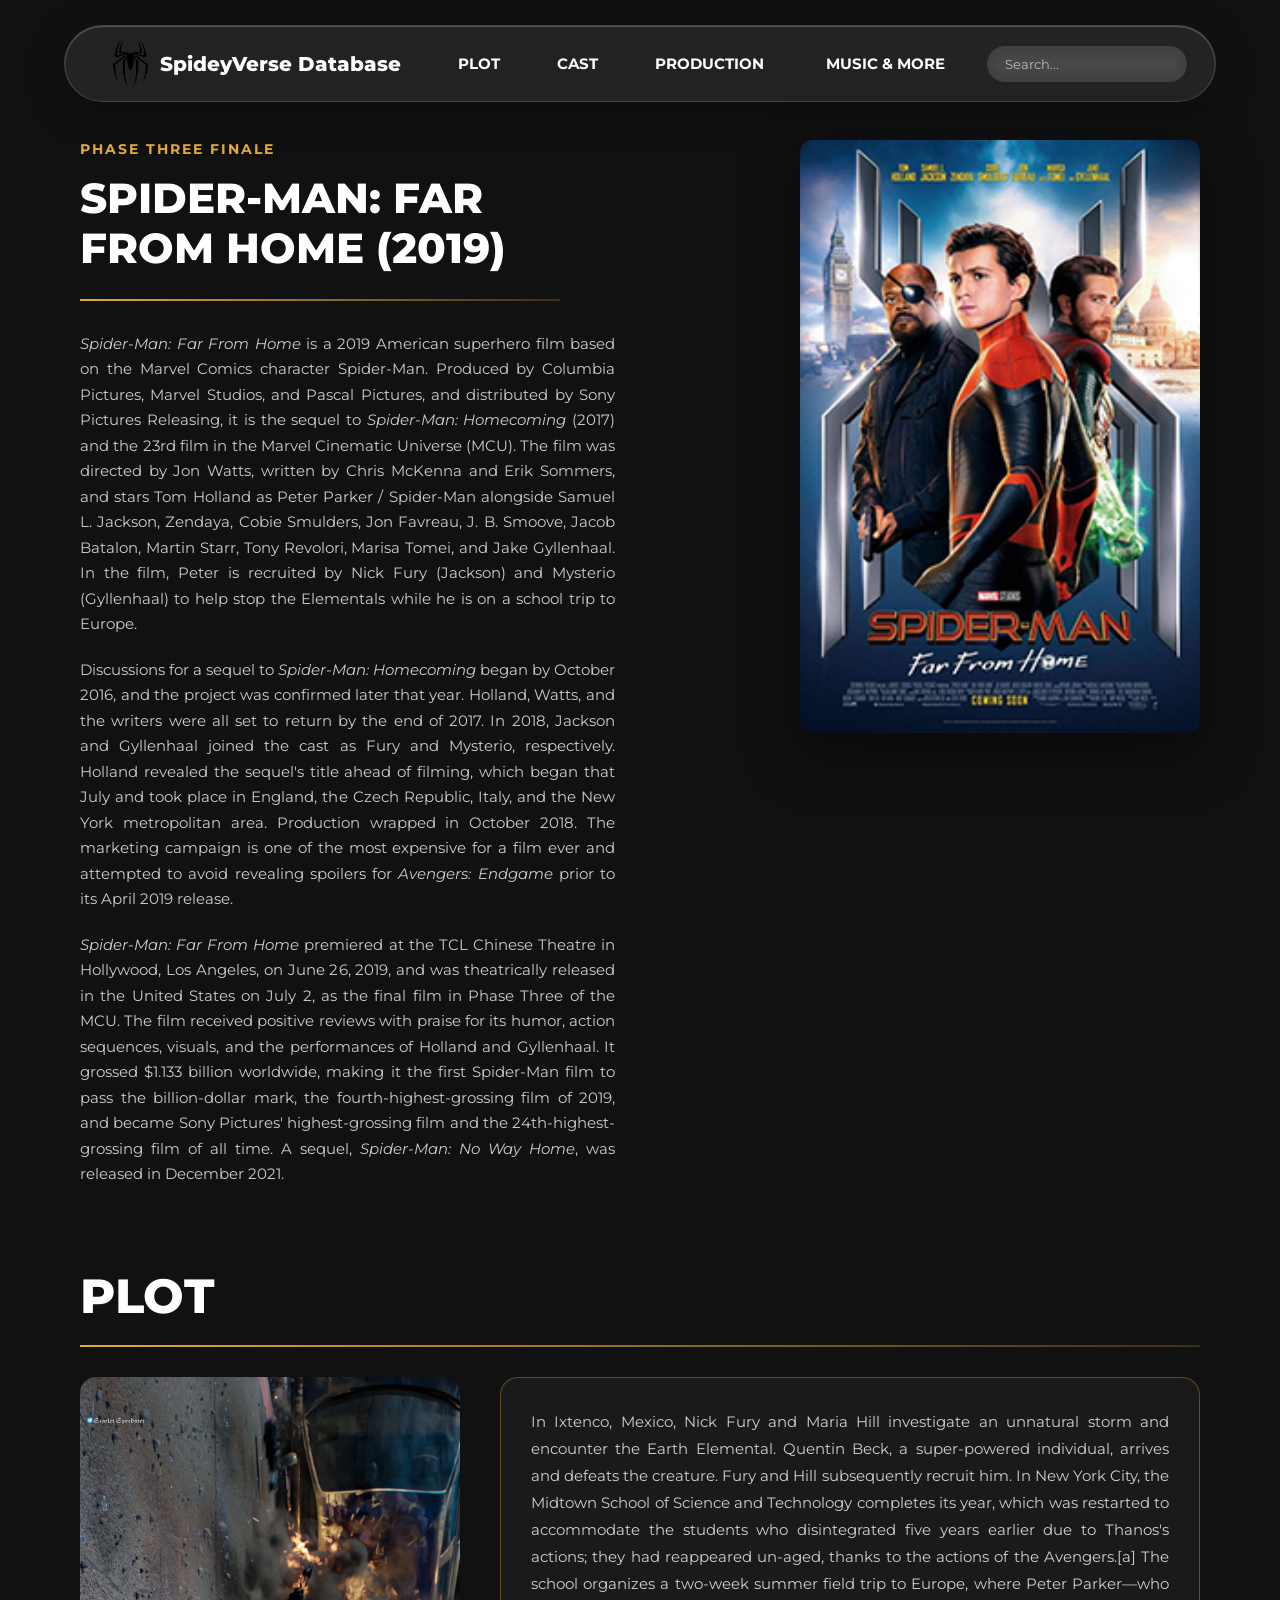
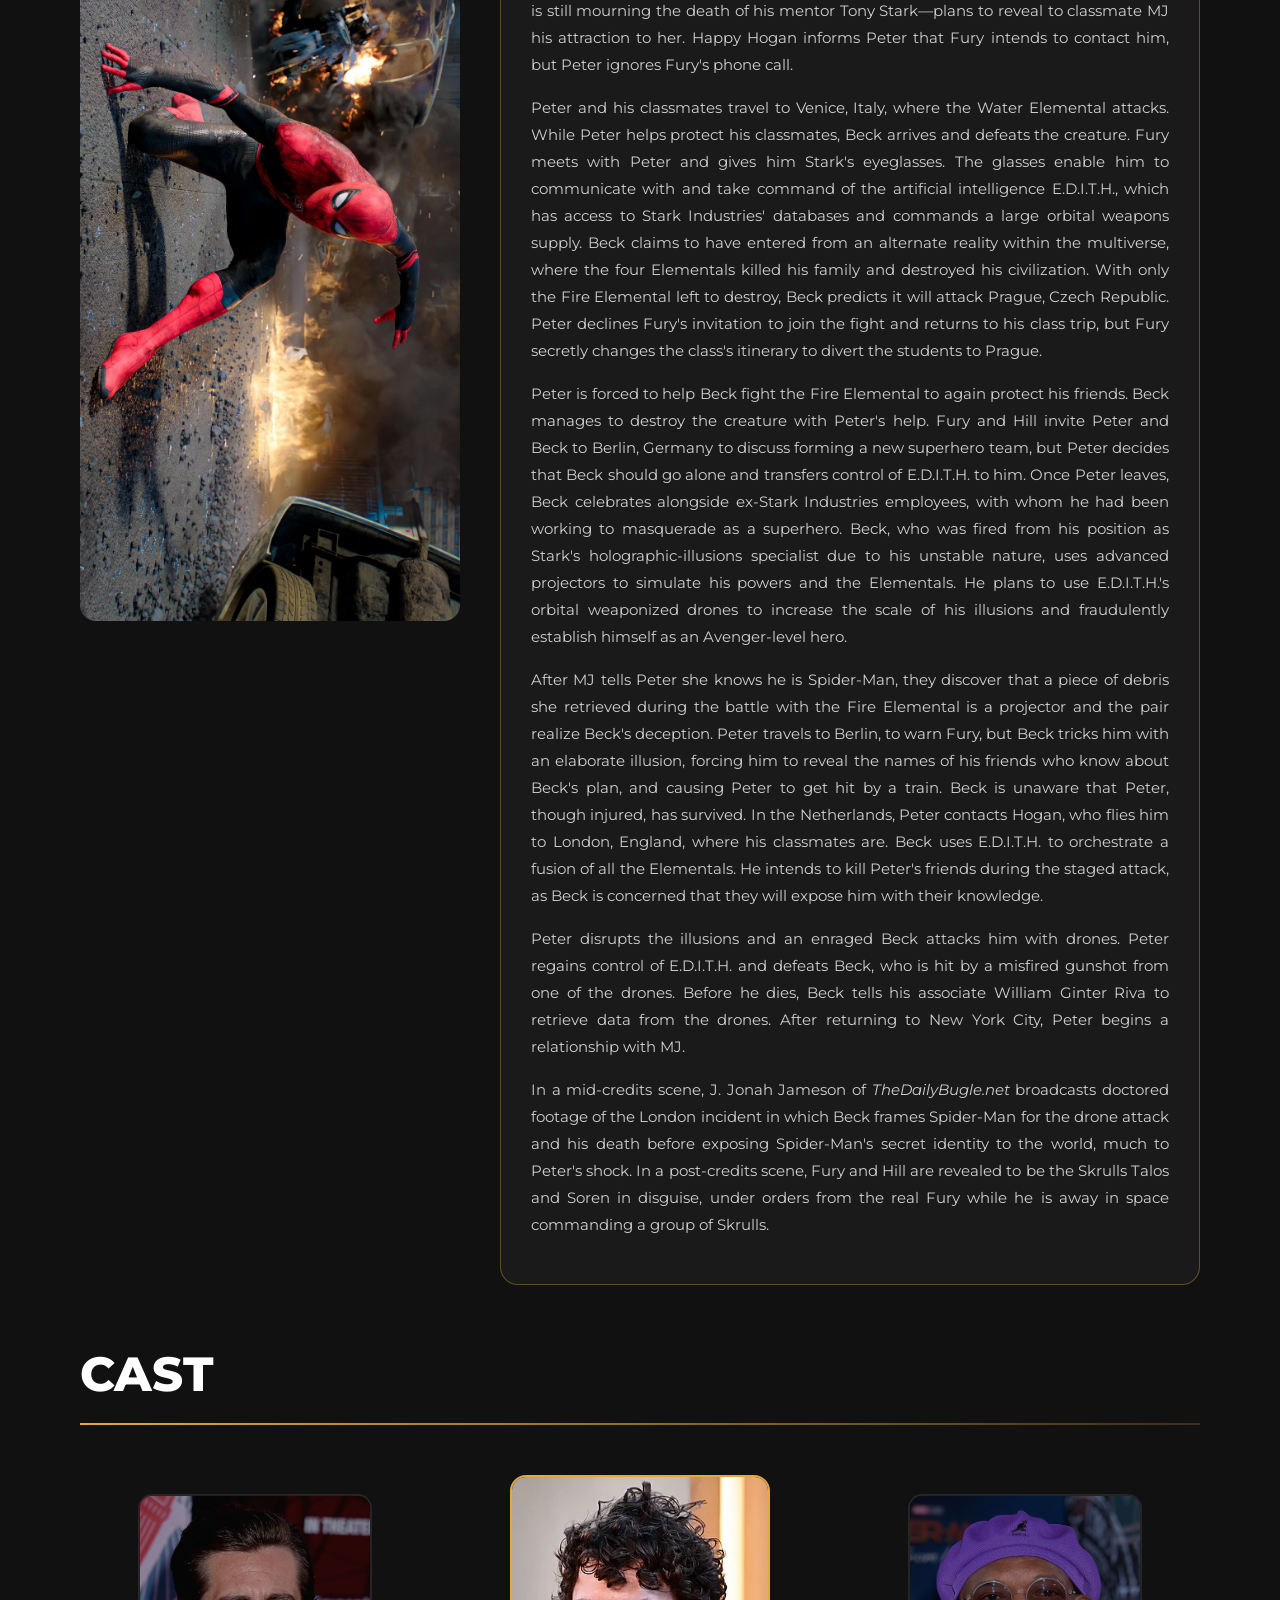
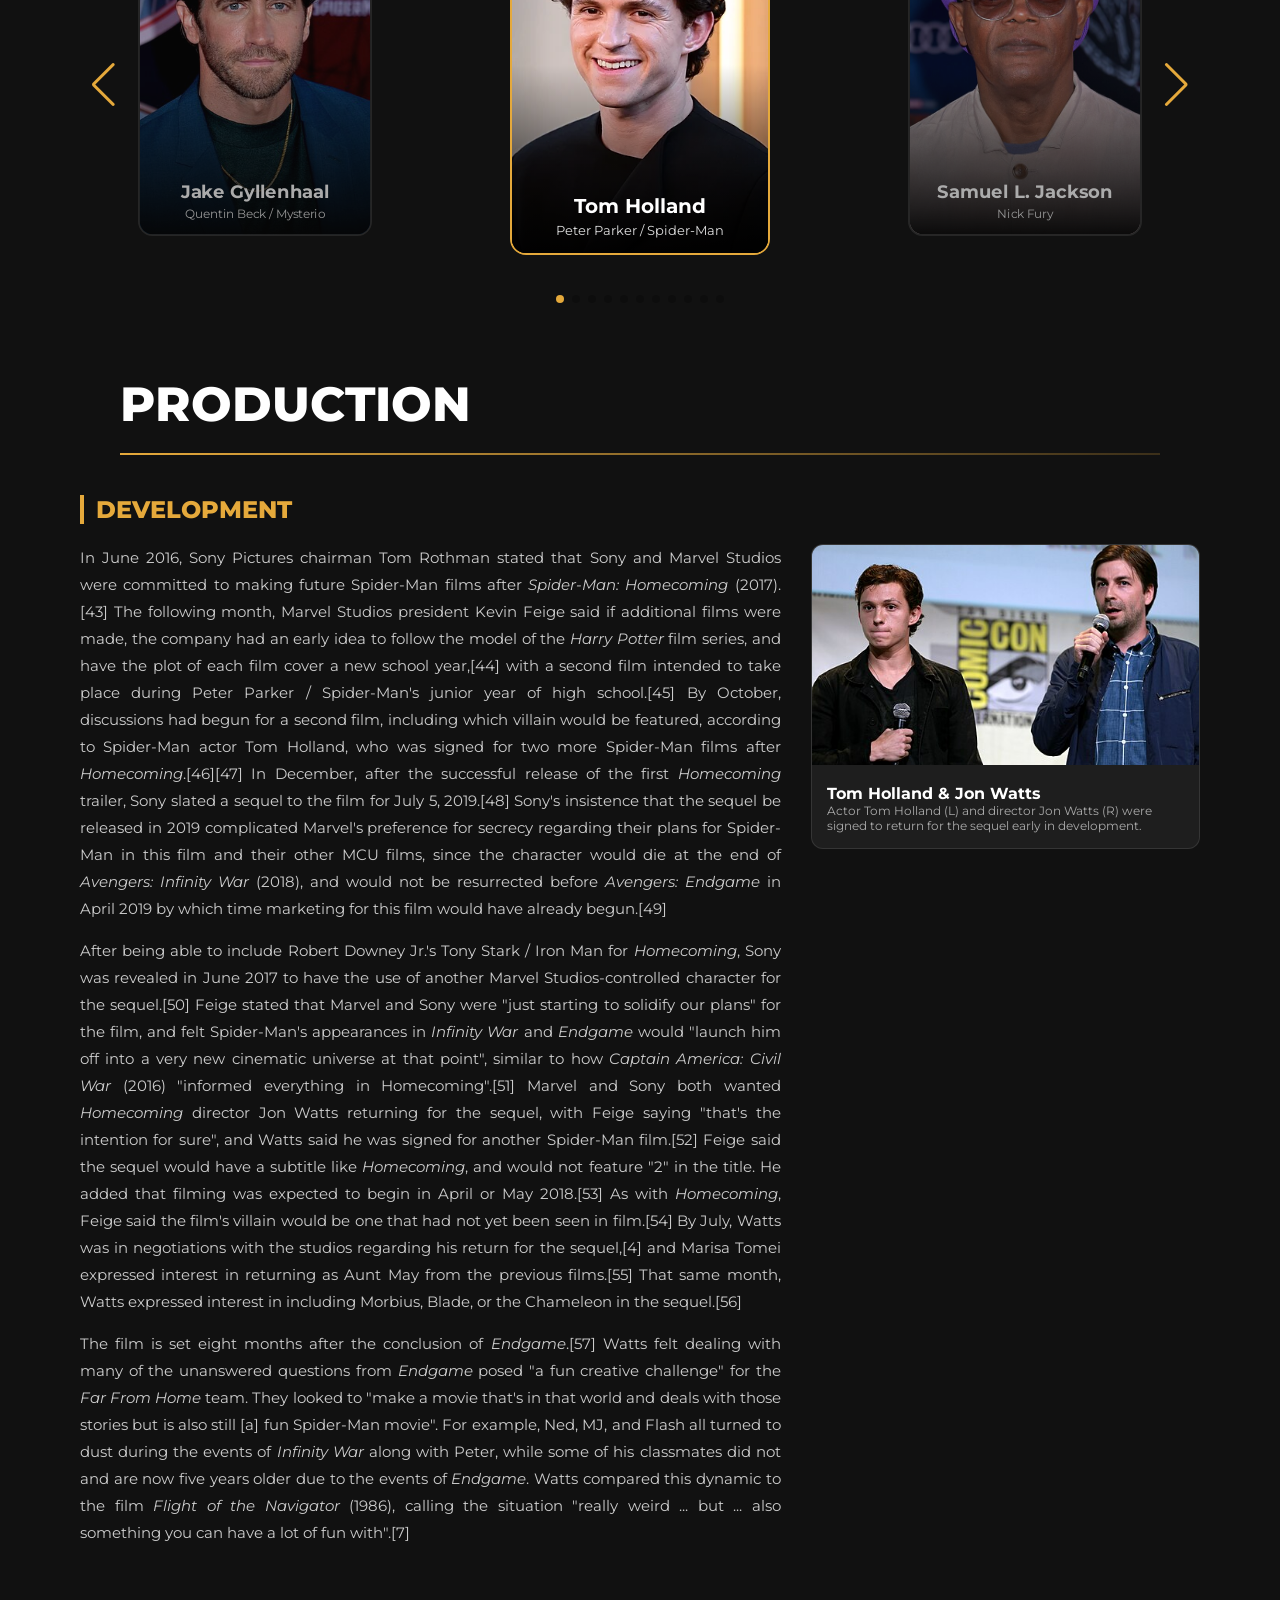
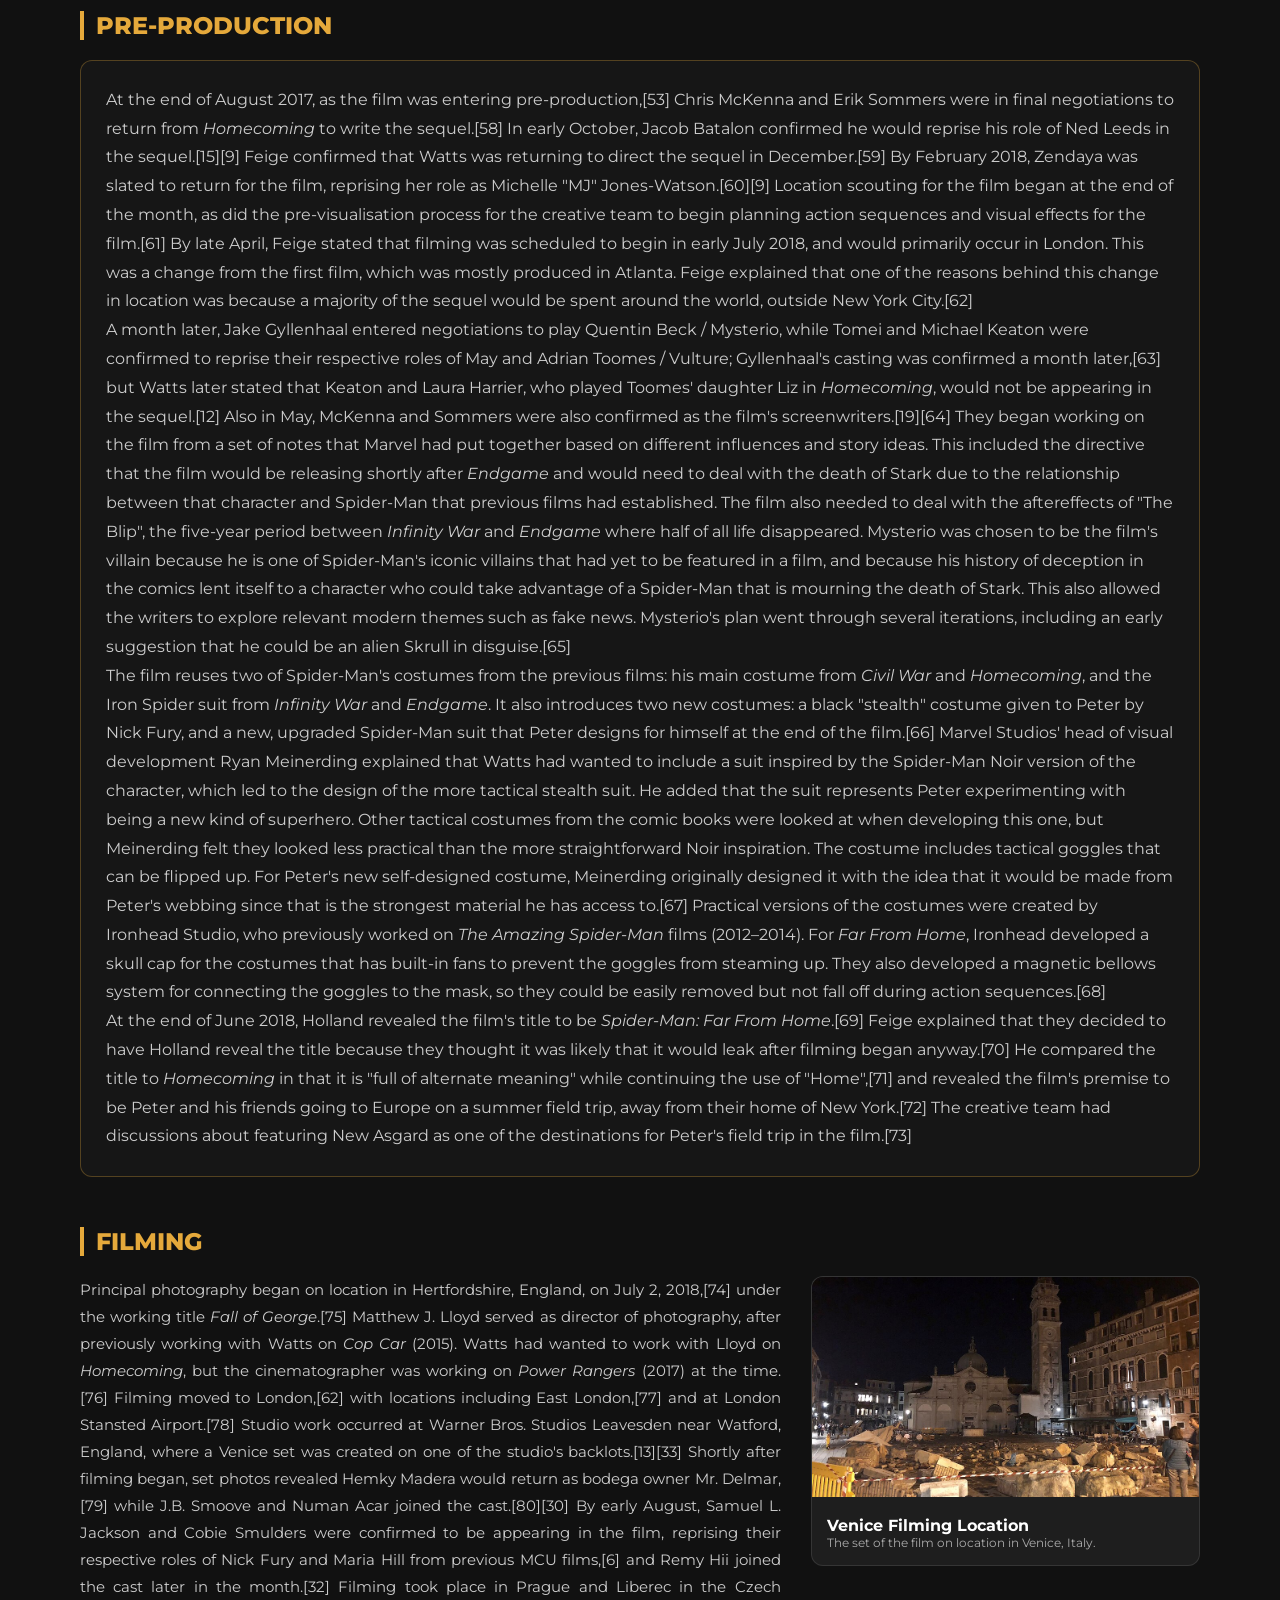
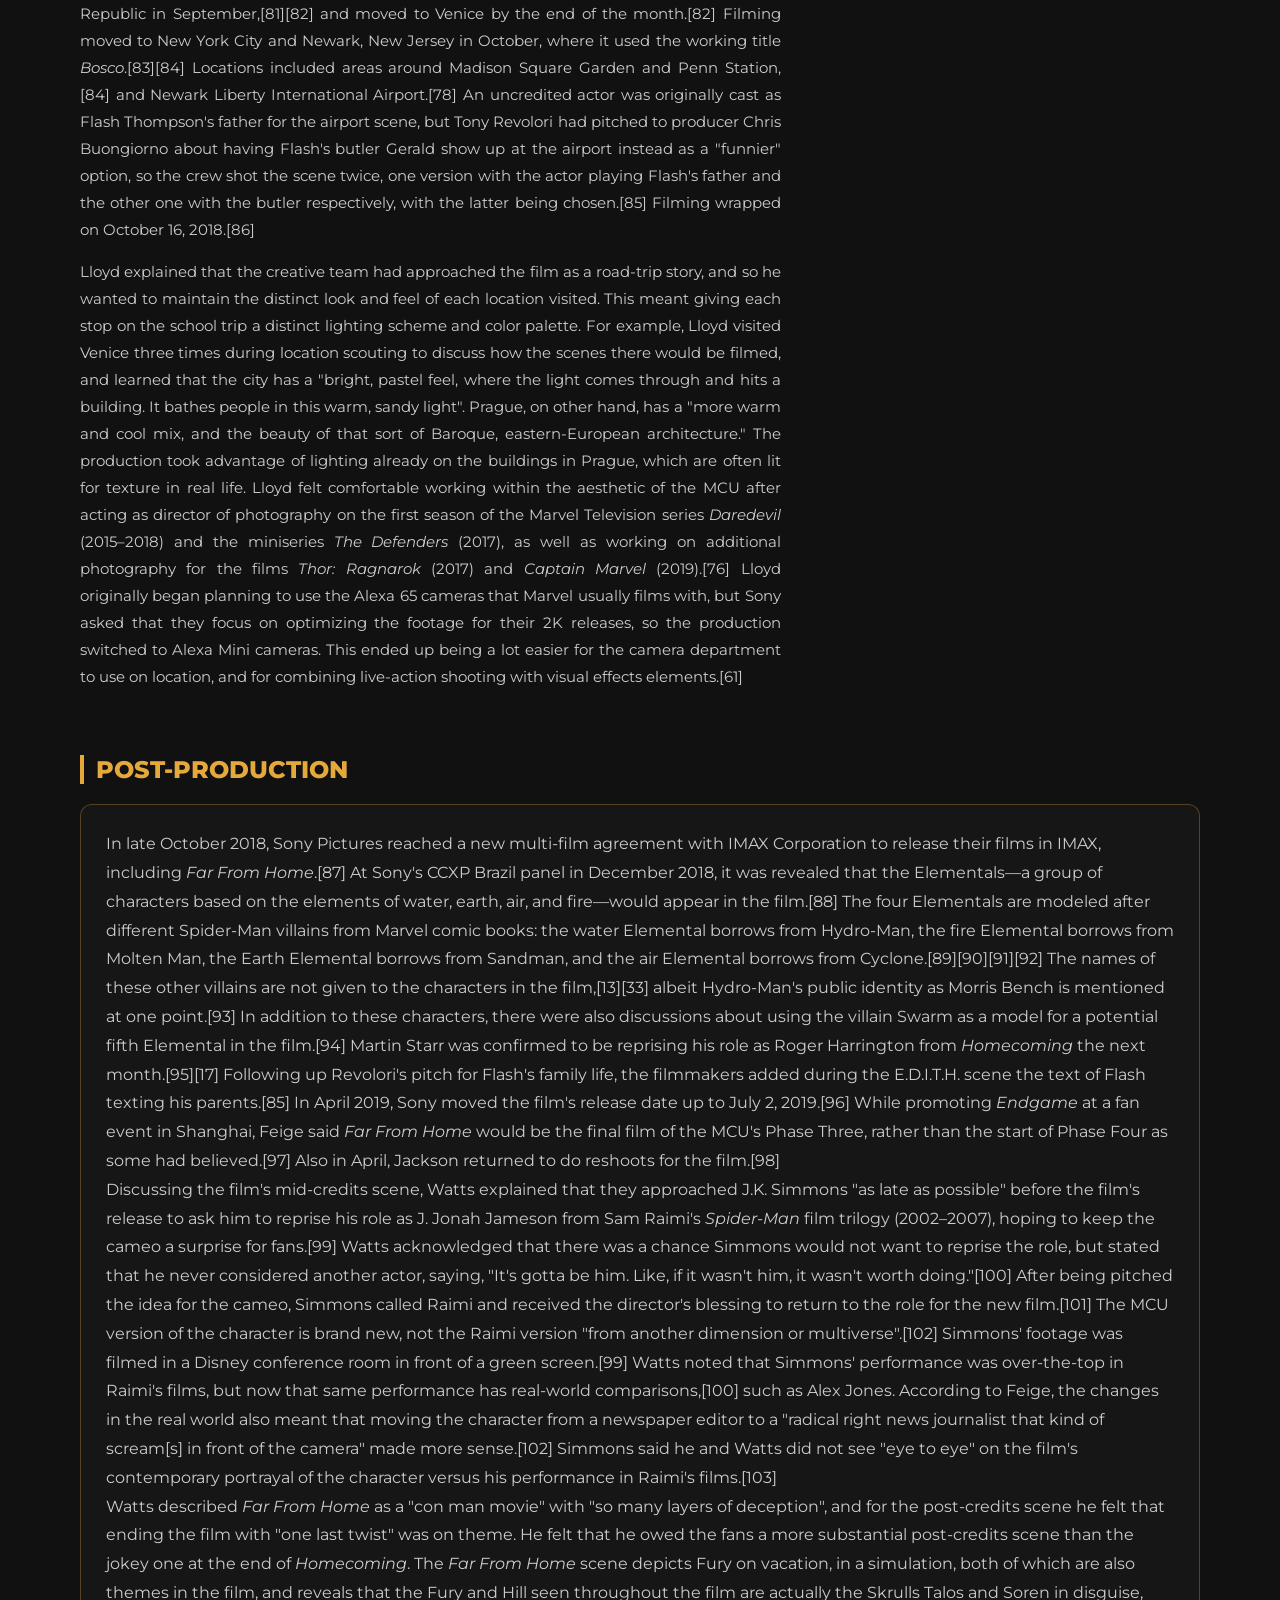
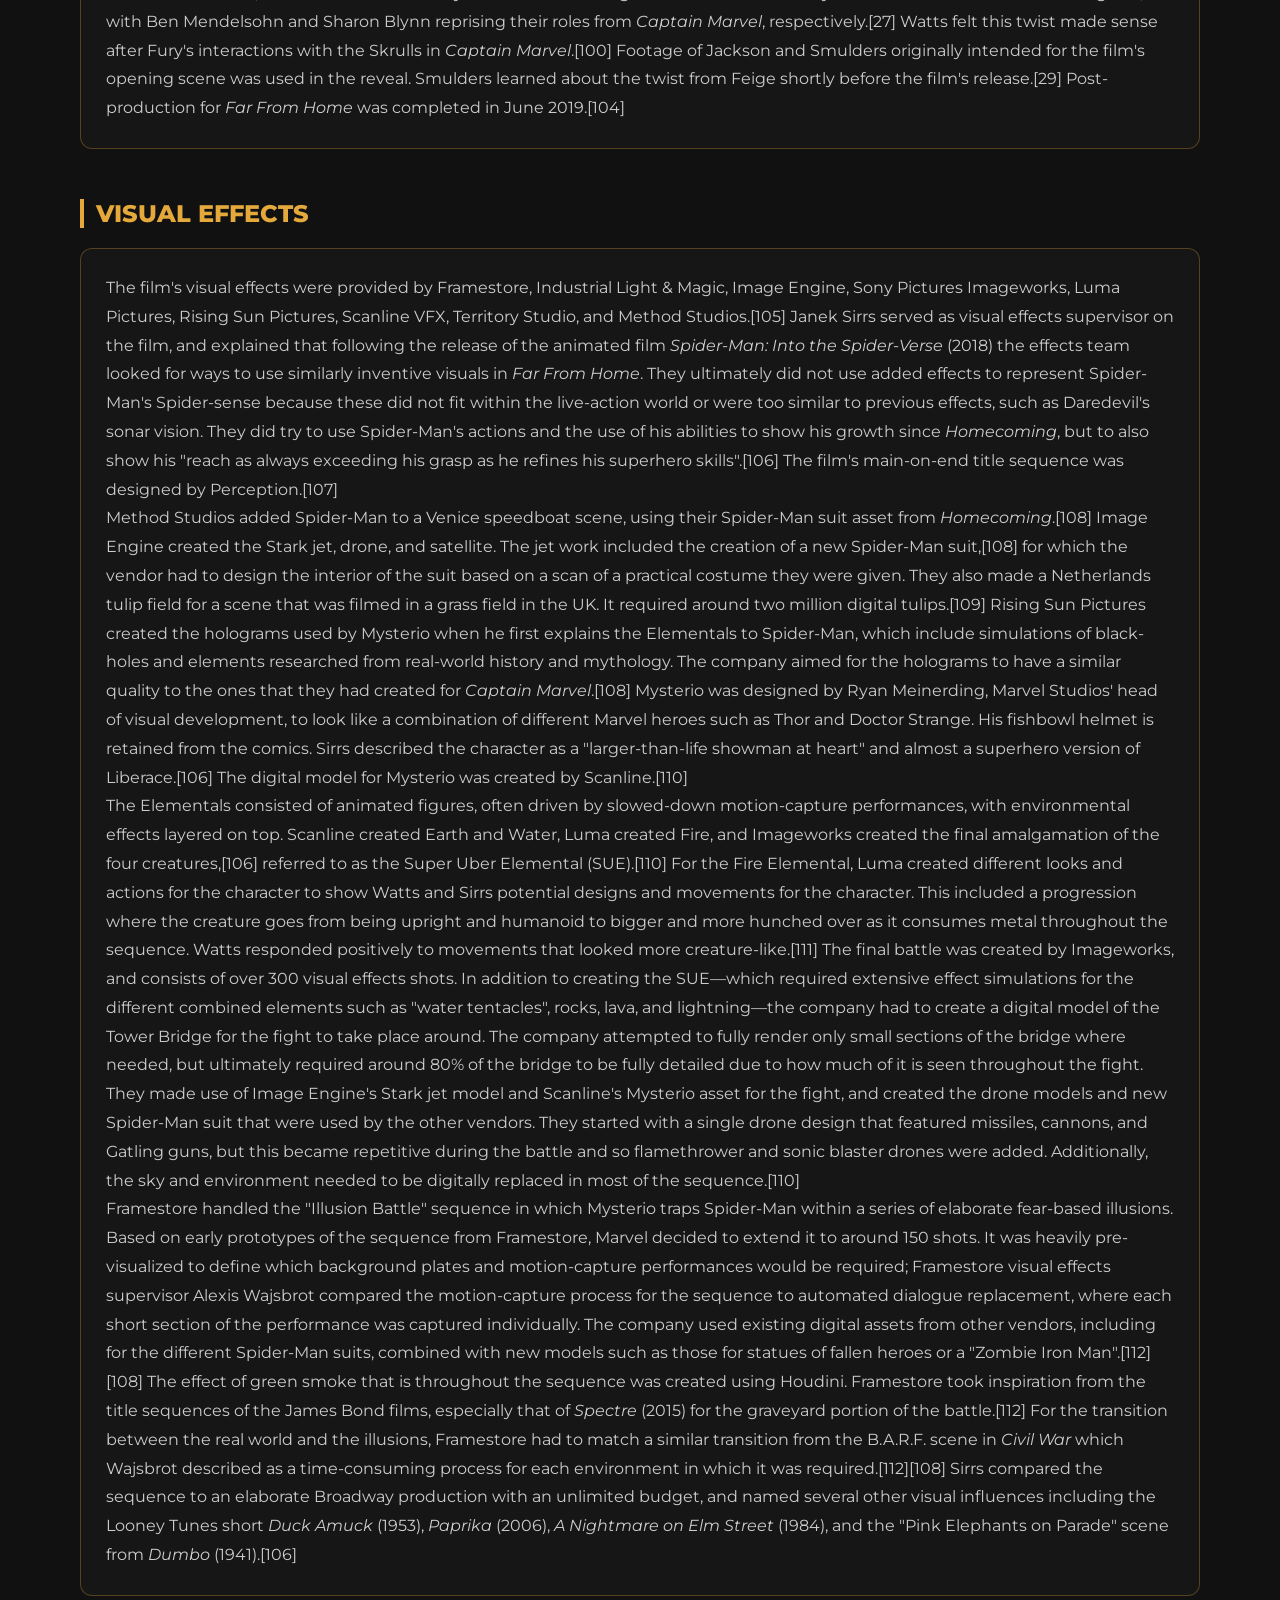
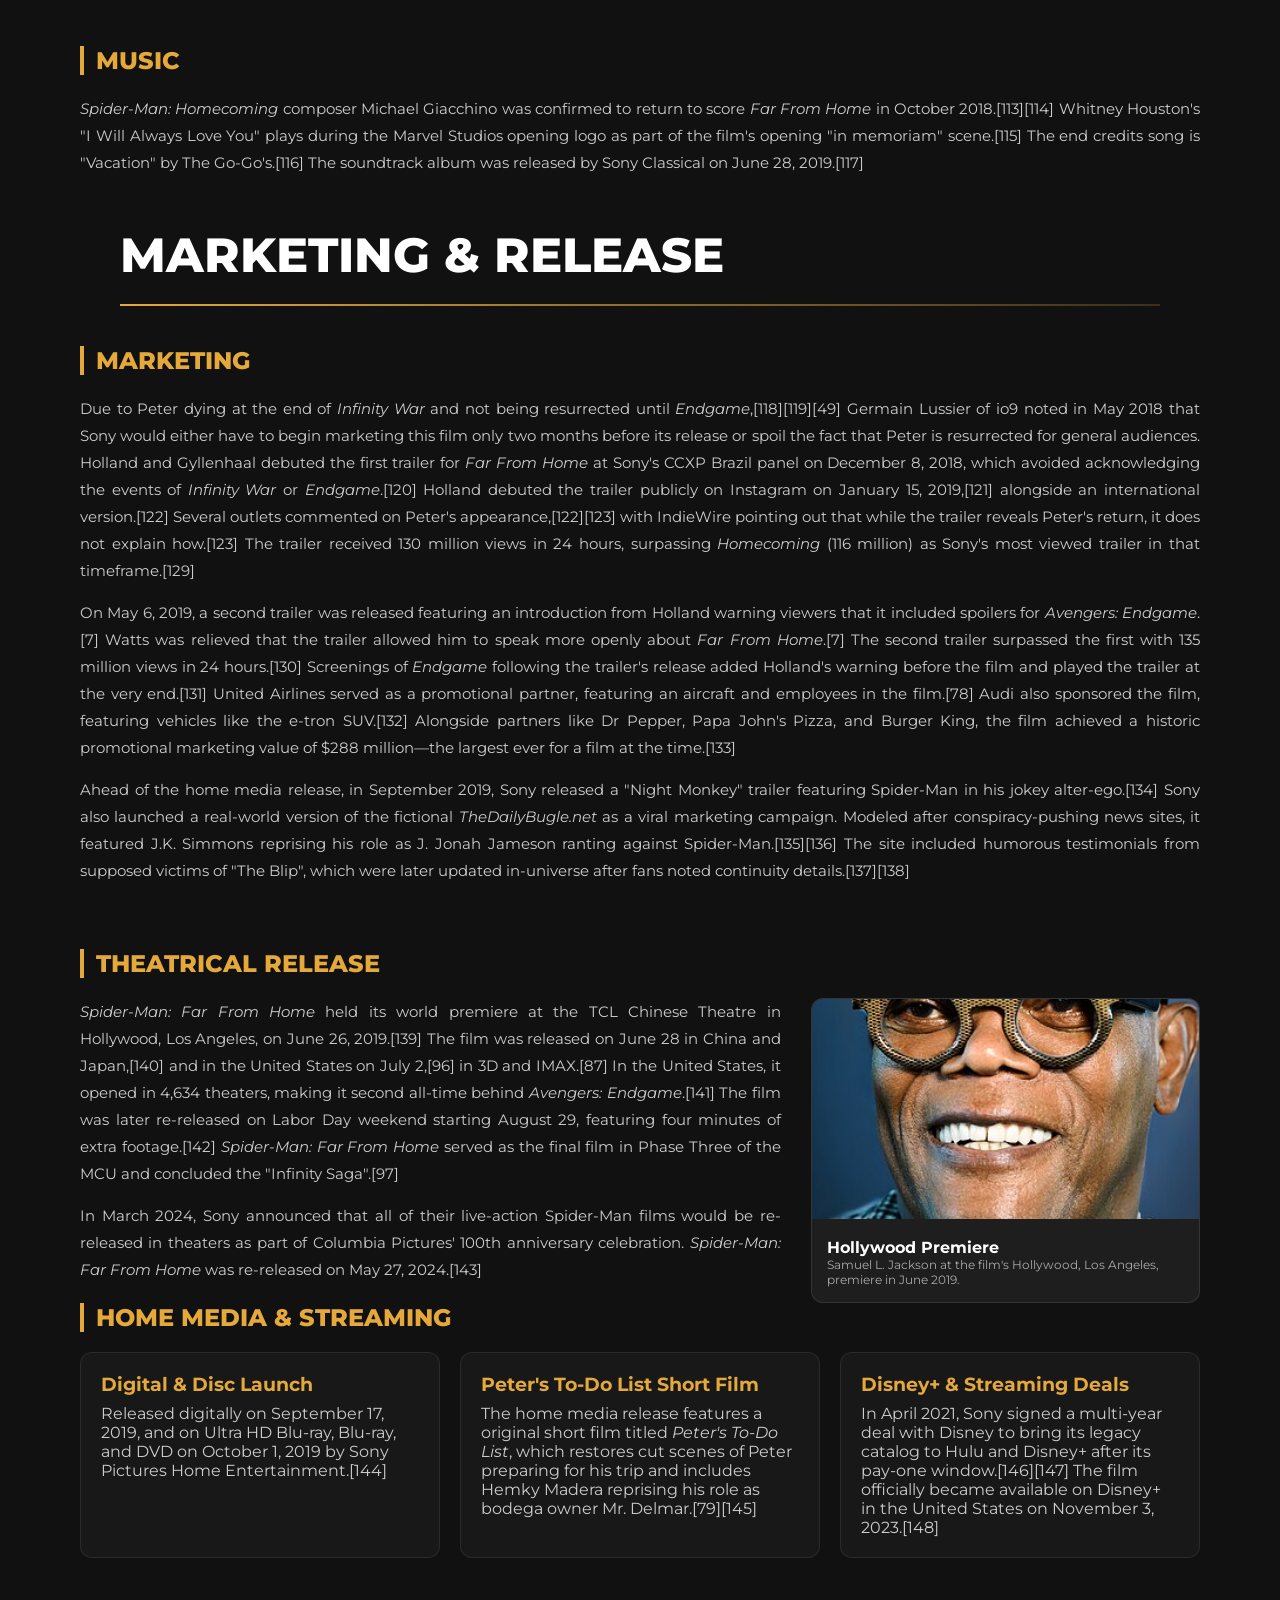
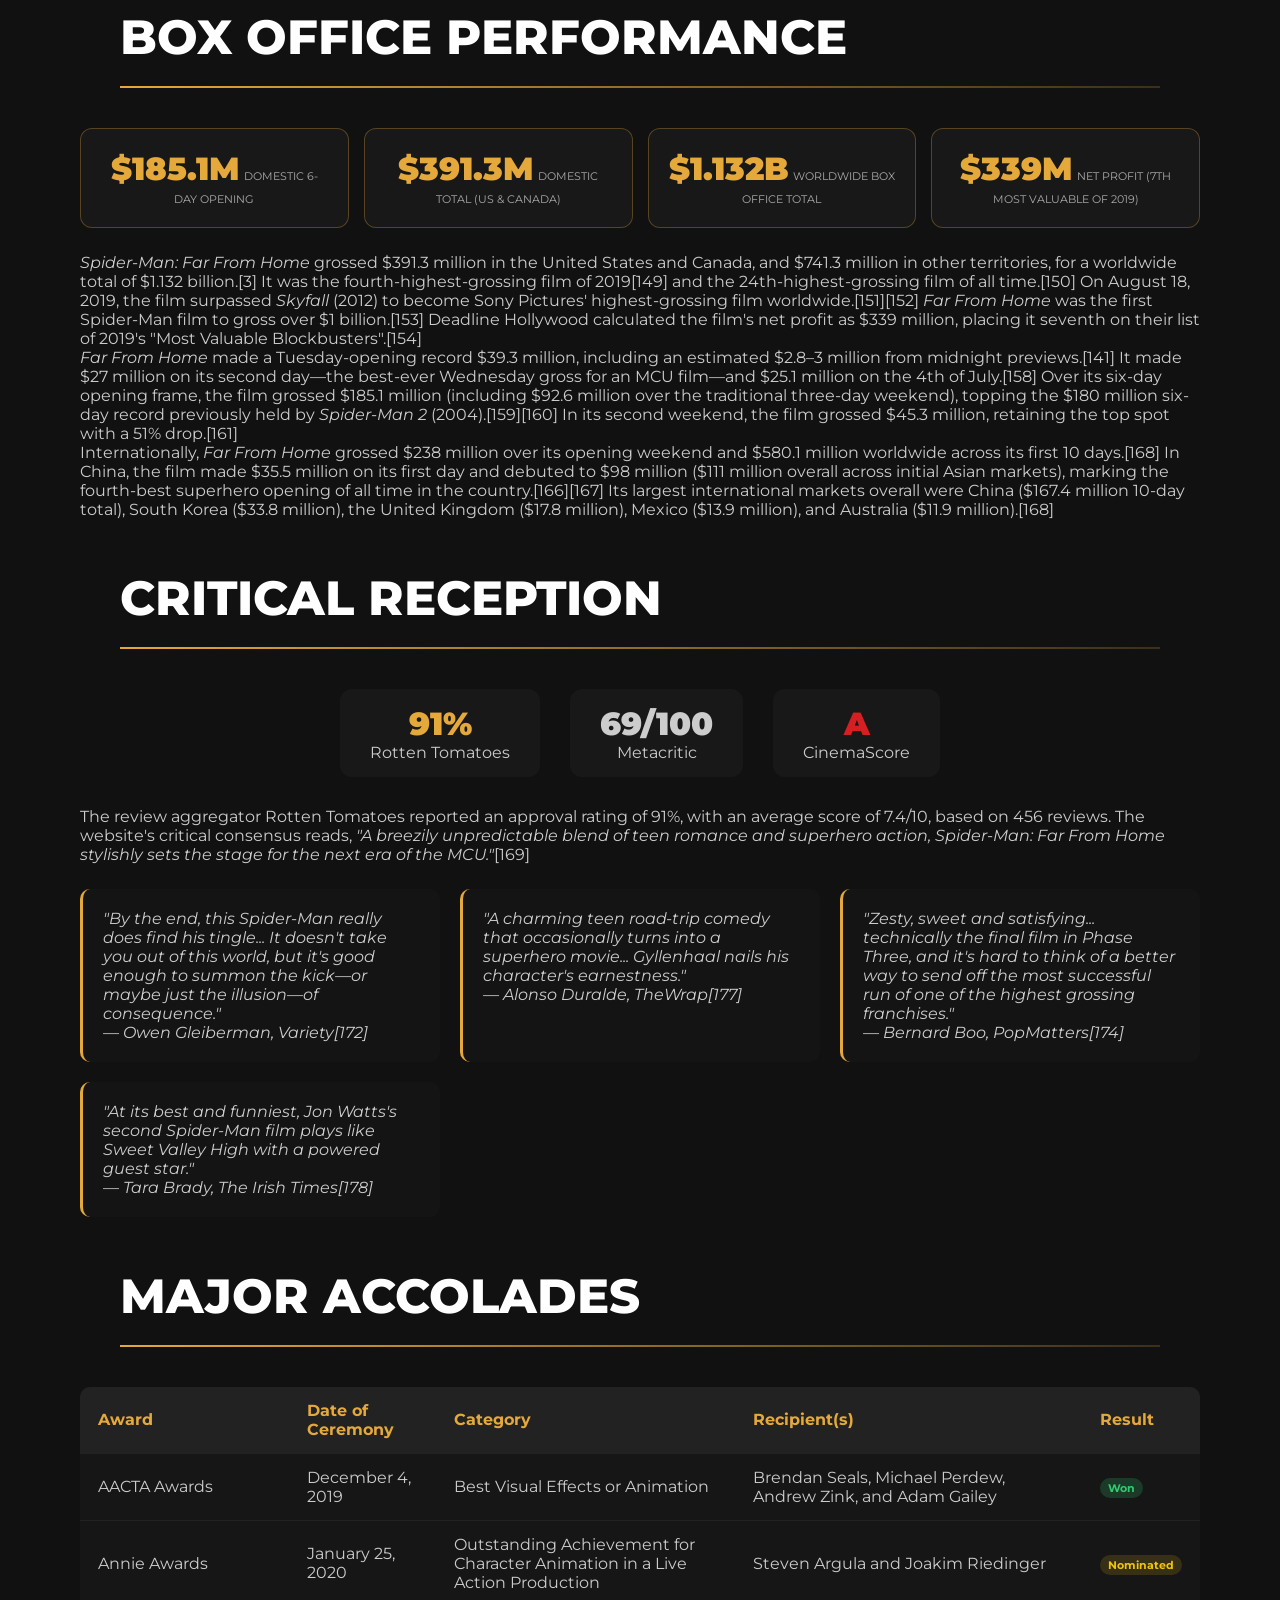
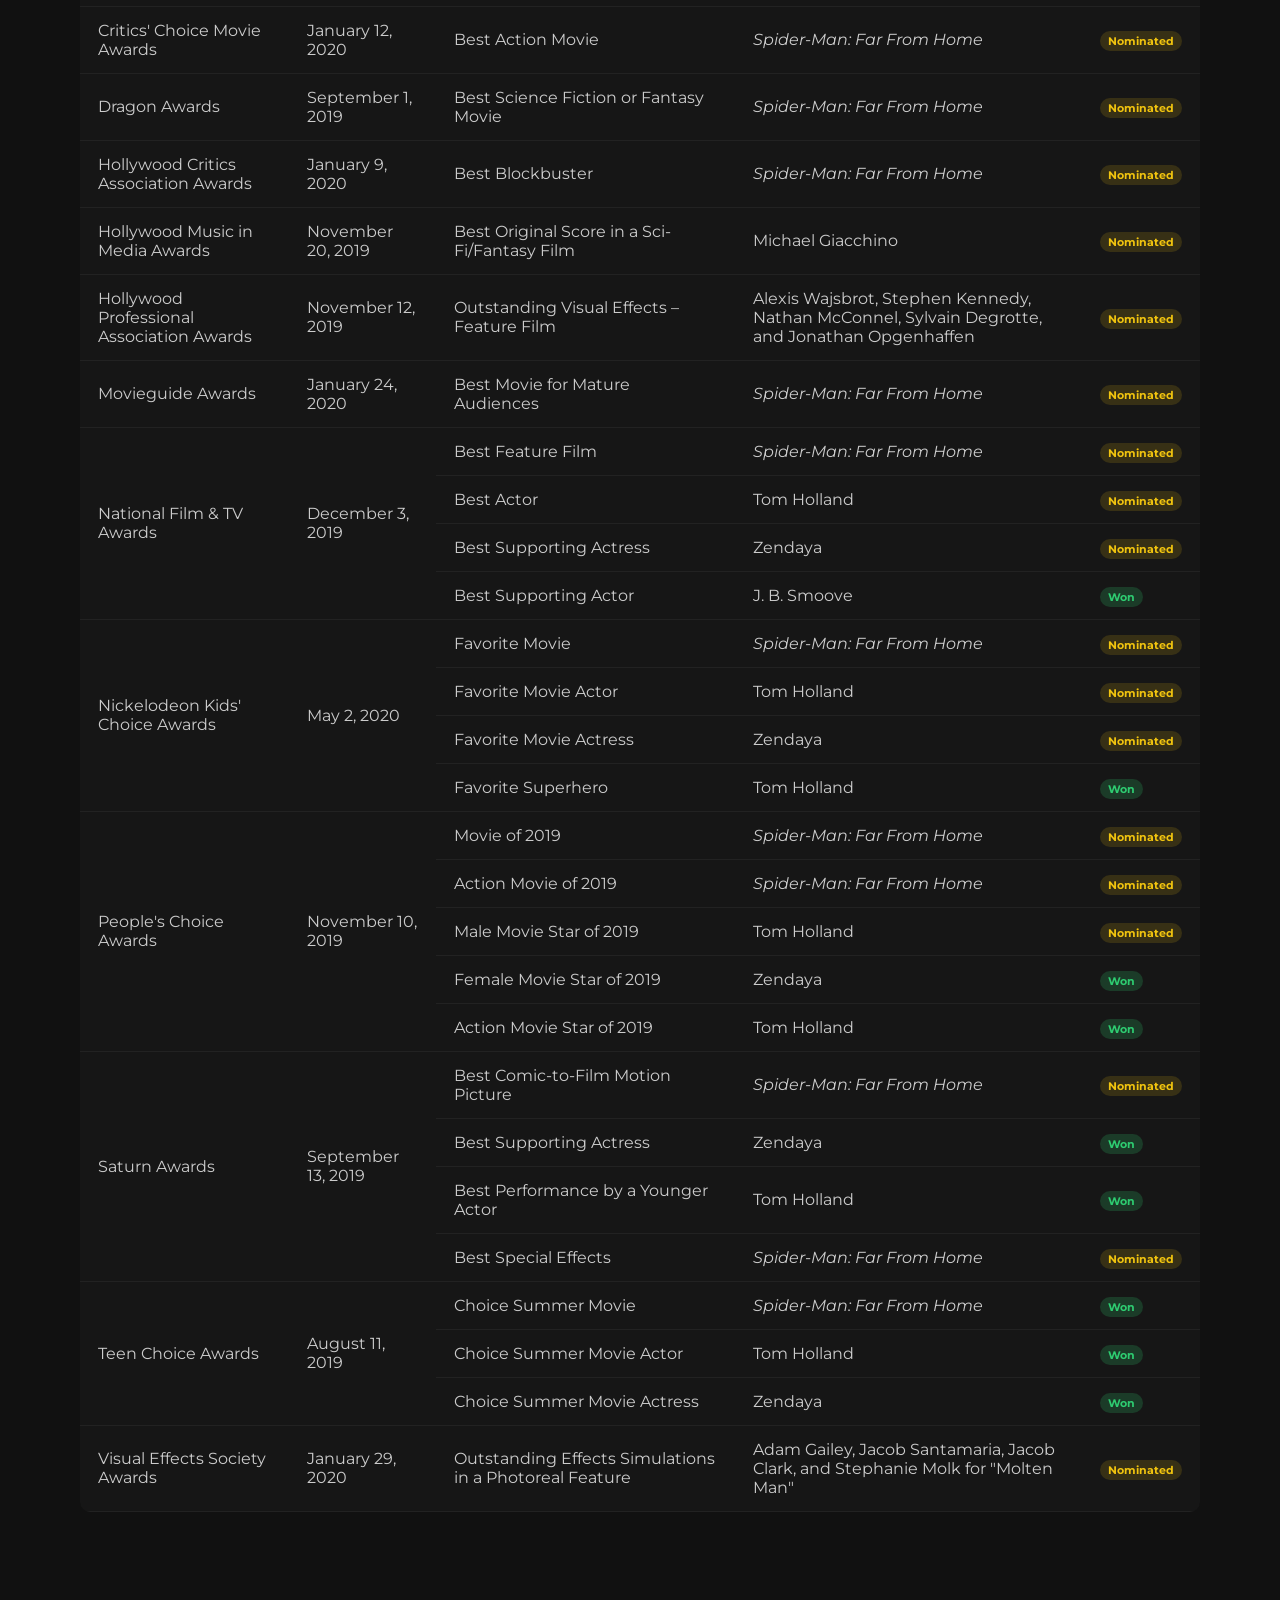
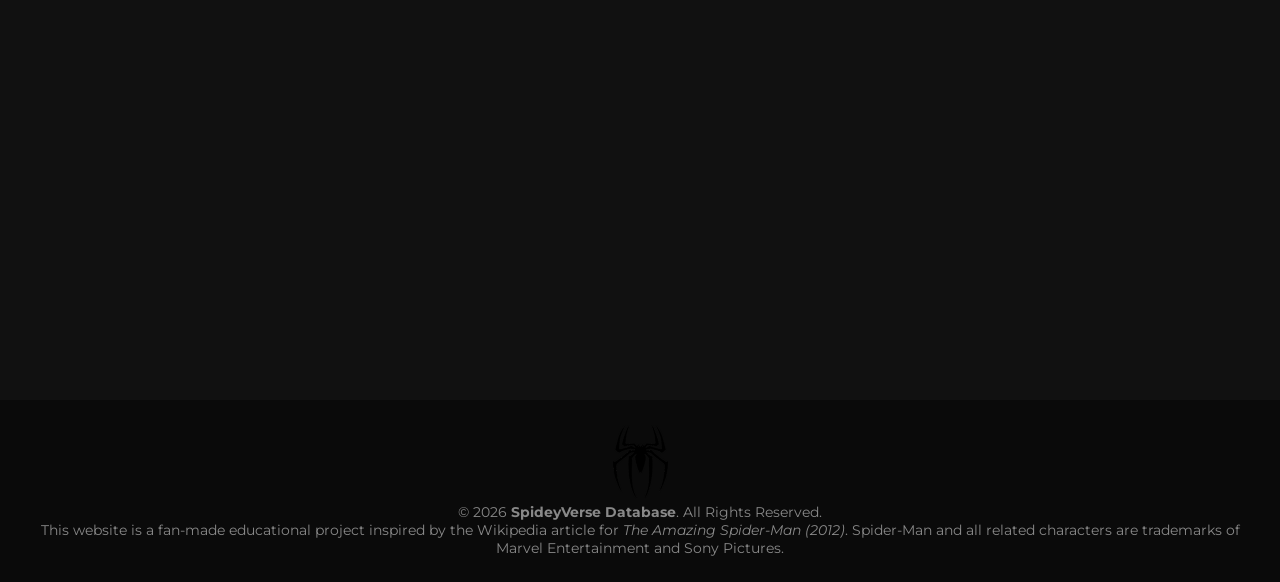
<file: SPIDEYVERSE WEB/farfromhome.html>
<!DOCTYPE html>
<html lang="en">
<head>
    <meta charset="UTF-8">
    <meta name="viewport" content="width=device-width, initial-scale=1.0">
    <title>SpideyVerse Database</title>

    <!-- Google Font -->
    <link href="https://fonts.googleapis.com/css2?family=Montserrat:wght@400;500;700;900&display=swap" rel="stylesheet">

    <!-- 1. SWIPER CSS -->
    <link rel="stylesheet" href="https://cdn.jsdelivr.net/npm/swiper@11/swiper-bundle.min.css" />

    <!-- 2. CSS Utama Korang -->
    <link rel="stylesheet" href="CSS/style.css">

    <!-- 3. JS Tambahan (jika ada) -->
    <script type="text/javascript" src="JS/search.js"></script>
    <script type="text/javascript" src="JS/entrance.js"></script>
</head>

<body>
	<header>

    <nav class="navbar">

        <!-- Logo -->
        <div class="logo-area">
			<a href="index.html">
            <img src="IMG/logo.png" alt="Logo">
            <h2>SpideyVerse Database</h2>
			</a>
        </div>

        <ul class="nav-links">
            <li><a href="#plot">PLOT</a></li>
            <li><a href="#cast">CAST</a></li>
            
            <li class="dropdown">
                <a href="#production">PRODUCTION <i class="fas fa-chevron-down" style="font-size: 11px; margin-left: 5px;"></i></a>
                <ul class="dropdown-menu">
					<li><a href="#development">Development</a></li>
                    <li><a href="#pre-production">Pre-Production</a></li>
                    <li><a href="#filming">Filming</a></li>
                    <li><a href="#post-production">Post-Production</a></li>
                    <li><a href="#visual">Visual Effects</a></li>
                </ul>
            </li>

            <li class="dropdown">
                <a href="#music">MUSIC & MORE <i class="fas fa-chevron-down" style="font-size: 11px; margin-left: 5px;"></i></a>
                <ul class="dropdown-menu">
                    <li><a href="#release">Marketing & Release</a></li>
					<li><a href="#theatrical">Theatrical Release</a></li>
					<li><a href="#homemedia">Home Media & Streaming</a></li>
                    <li><a href="#boxoffice">Box Office Performance</a></li>
                    <li><a href="#reception">Critical Reception</a></li>
                    <li><a href="#accolades">Major Accolades</a></li>
                    <li><a href="#sequels">Sequels</a></li>
                </ul>
            </li>
        </ul>

        <!-- Search Box -->
        <div class="search-box">
            <input type="text" id="searchInput" placeholder="Search...">
        </div>

    </nav>
</header>
       
	<!-- HERO CONTENT LAYER -->
    <main class="hero-container">
        <div class="hero-content">
            <p class="sub-title">Phase Three Finale</p>
            <h1 class="main-title">SPIDER-MAN: FAR FROM HOME (2019)</h1>
            <div class="divider"></div>
            <p class="description">
                <em>Spider-Man: Far From Home</em> is a 2019 American superhero film based on the Marvel Comics character Spider-Man. Produced by Columbia Pictures, Marvel Studios, and Pascal Pictures, and distributed by Sony Pictures Releasing, it is the sequel to <em>Spider-Man: Homecoming</em> (2017) and the 23rd film in the Marvel Cinematic Universe (MCU). The film was directed by Jon Watts, written by Chris McKenna and Erik Sommers, and stars Tom Holland as Peter Parker / Spider-Man alongside Samuel L. Jackson, Zendaya, Cobie Smulders, Jon Favreau, J. B. Smoove, Jacob Batalon, Martin Starr, Tony Revolori, Marisa Tomei, and Jake Gyllenhaal. In the film, Peter is recruited by Nick Fury (Jackson) and Mysterio (Gyllenhaal) to help stop the Elementals while he is on a school trip to Europe.
            </p>
            <p class="description">
                Discussions for a sequel to <em>Spider-Man: Homecoming</em> began by October 2016, and the project was confirmed later that year. Holland, Watts, and the writers were all set to return by the end of 2017. In 2018, Jackson and Gyllenhaal joined the cast as Fury and Mysterio, respectively. Holland revealed the sequel's title ahead of filming, which began that July and took place in England, the Czech Republic, Italy, and the New York metropolitan area. Production wrapped in October 2018. The marketing campaign is one of the most expensive for a film ever and attempted to avoid revealing spoilers for <em>Avengers: Endgame</em> prior to its April 2019 release.
            </p>
            <p class="description">
                <em>Spider-Man: Far From Home</em> premiered at the TCL Chinese Theatre in Hollywood, Los Angeles, on June 26, 2019, and was theatrically released in the United States on July 2, as the final film in Phase Three of the MCU. The film received positive reviews with praise for its humor, action sequences, visuals, and the performances of Holland and Gyllenhaal. It grossed $1.133 billion worldwide, making it the first Spider-Man film to pass the billion-dollar mark, the fourth-highest-grossing film of 2019, and became Sony Pictures' highest-grossing film and the 24th-highest-grossing film of all time. A sequel, <em>Spider-Man: No Way Home</em>, was released in December 2021.
            </p>
        </div>
        
        <div class="posters">
            <img src="IMG/Spider-Man_Far_From_Home_poster.jpg" alt="Spider-Man: Far From Home Poster">
        </div>
    </main>
	
    <!-- PLOT SECTION -->
    <div id="plot" class="subheader">
        <h2 class="section-title-large">PLOT</h2>
        <div class="yellow-divider-long"></div>
		
        <div class="production-content">
            <!-- IMAGE -->
            <div class="production-image">
                <img src="IMG/3f7913fd05a297c54071176e00d75084.jpg" alt="Spider-Man: Far From Home Plot Scene">
            </div>

            <!-- INFO -->
            <div class="production-box">
                <p>In Ixtenco, Mexico, Nick Fury and Maria Hill investigate an unnatural storm and encounter the Earth Elemental. Quentin Beck, a super-powered individual, arrives and defeats the creature. Fury and Hill subsequently recruit him. In New York City, the Midtown School of Science and Technology completes its year, which was restarted to accommodate the students who disintegrated five years earlier due to Thanos's actions; they had reappeared un-aged, thanks to the actions of the Avengers.[a] The school organizes a two-week summer field trip to Europe, where Peter Parker—who is still mourning the death of his mentor Tony Stark—plans to reveal to classmate MJ his attraction to her. Happy Hogan informs Peter that Fury intends to contact him, but Peter ignores Fury's phone call.</p>
            
                <p>Peter and his classmates travel to Venice, Italy, where the Water Elemental attacks. While Peter helps protect his classmates, Beck arrives and defeats the creature. Fury meets with Peter and gives him Stark's eyeglasses. The glasses enable him to communicate with and take command of the artificial intelligence E.D.I.T.H., which has access to Stark Industries' databases and commands a large orbital weapons supply. Beck claims to have entered from an alternate reality within the multiverse, where the four Elementals killed his family and destroyed his civilization. With only the Fire Elemental left to destroy, Beck predicts it will attack Prague, Czech Republic. Peter declines Fury's invitation to join the fight and returns to his class trip, but Fury secretly changes the class's itinerary to divert the students to Prague.</p>
            
                <p>Peter is forced to help Beck fight the Fire Elemental to again protect his friends. Beck manages to destroy the creature with Peter's help. Fury and Hill invite Peter and Beck to Berlin, Germany to discuss forming a new superhero team, but Peter decides that Beck should go alone and transfers control of E.D.I.T.H. to him. Once Peter leaves, Beck celebrates alongside ex-Stark Industries employees, with whom he had been working to masquerade as a superhero. Beck, who was fired from his position as Stark's holographic-illusions specialist due to his unstable nature, uses advanced projectors to simulate his powers and the Elementals. He plans to use E.D.I.T.H.'s orbital weaponized drones to increase the scale of his illusions and fraudulently establish himself as an Avenger-level hero.</p>
            
                <p>After MJ tells Peter she knows he is Spider-Man, they discover that a piece of debris she retrieved during the battle with the Fire Elemental is a projector and the pair realize Beck's deception. Peter travels to Berlin, to warn Fury, but Beck tricks him with an elaborate illusion, forcing him to reveal the names of his friends who know about Beck's plan, and causing Peter to get hit by a train. Beck is unaware that Peter, though injured, has survived. In the Netherlands, Peter contacts Hogan, who flies him to London, England, where his classmates are. Beck uses E.D.I.T.H. to orchestrate a fusion of all the Elementals. He intends to kill Peter's friends during the staged attack, as Beck is concerned that they will expose him with their knowledge.</p>

                <p>Peter disrupts the illusions and an enraged Beck attacks him with drones. Peter regains control of E.D.I.T.H. and defeats Beck, who is hit by a misfired gunshot from one of the drones. Before he dies, Beck tells his associate William Ginter Riva to retrieve data from the drones. After returning to New York City, Peter begins a relationship with MJ.</p>

                <p>In a mid-credits scene, J. Jonah Jameson of <em>TheDailyBugle.net</em> broadcasts doctored footage of the London incident in which Beck frames Spider-Man for the drone attack and his death before exposing Spider-Man's secret identity to the world, much to Peter's shock. In a post-credits scene, Fury and Hill are revealed to be the Skrulls Talos and Soren in disguise, under orders from the real Fury while he is away in space commanding a group of Skrulls.</p>
            </div>
        </div>
    </div>
	
	<!-- ==========================================
     CAST SECTION
========================================== -->
<section id="cast" class="cast-section">

    <h2 class="section-title-large">CAST</h2>

    <div class="yellow-divider-long"></div>

    <!-- Swiper Actor Slider -->
    <div class="swiper actorSwiper">

        <div class="swiper-wrapper">

            <!-- 1. Tom Holland -->
            <div class="swiper-slide">
                <div class="actor-card">
                    <img src="IMG/TomHolland-byPhilipRomano.jpg.webp" alt="Tom Holland">
                    <div class="overlay">
                        <h3>Tom Holland</h3>
                        <p>Peter Parker / Spider-Man</p>
                    </div>
                </div>
            </div>

            <!-- 2. Samuel L. Jackson -->
            <div class="swiper-slide">
                <div class="actor-card">
                    <img src="IMG/Samuel_L._Jackson_2019_by_Glenn_Francis.jpg" alt="Samuel L. Jackson">
                    <div class="overlay">
                        <h3>Samuel L. Jackson</h3>
                        <p>Nick Fury</p>
                    </div>
                </div>
            </div>

            <!-- 3. Zendaya -->
            <div class="swiper-slide">
                <div class="actor-card">
                    <img src="IMG/Zendaya-byPhilipRomano.jpg.webp" alt="Zendaya">
                    <div class="overlay">
                        <h3>Zendaya</h3>
                        <p>MJ</p>
                    </div>
                </div>
            </div>

            <!-- 4. Cobie Smulders -->
            <div class="swiper-slide">
                <div class="actor-card">
                    <img src="IMG/Cobie_Smulders_by_Gage_Skidmore_3.jpg" alt="Cobie Smulders">
                    <div class="overlay">
                        <h3>Cobie Smulders</h3>
                        <p>Maria Hill</p>
                    </div>
                </div>
            </div>

            <!-- 5. Jon Favreau -->
            <div class="swiper-slide">
                <div class="actor-card">
                    <img src="IMG/Jon_Favreau_2016.jpeg" alt="Jon Favreau">
                    <div class="overlay">
                        <h3>Jon Favreau</h3>
                        <p>Happy Hogan</p>
                    </div>
                </div>
            </div>

            <!-- 6. J. B. Smoove -->
            <div class="swiper-slide">
                <div class="actor-card">
                    <img src="IMG/JB_Smoove_2024_Curb_Your_Enthusiasm_premiere.png" alt="J. B. Smoove">
                    <div class="overlay">
                        <h3>J. B. Smoove</h3>
                        <p>Julius Dell</p>
                    </div>
                </div>
            </div>

            <!-- 7. Jacob Batalon -->
            <div class="swiper-slide">
                <div class="actor-card">
                    <img src="IMG/Jacob_Batalon_(28035642754)_(cropped).jpg" alt="Jacob Batalon">
                    <div class="overlay">
                        <h3>Jacob Batalon</h3>
                        <p>Ned Leeds</p>
                    </div>
                </div>
            </div>

            <!-- 8. Martin Starr -->
            <div class="swiper-slide">
                <div class="actor-card">
                    <img src="IMG/Martin_Starr_by_Gage_Skidmore.jpg" alt="Martin Starr">
                    <div class="overlay">
                        <h3>Martin Starr</h3>
                        <p>Roger Harrington</p>
                    </div>
                </div>
            </div>

            <!-- 9. Tony Revolori -->
            <div class="swiper-slide">
                <div class="actor-card">
                    <img src="IMG/Tony_Revolori_by_Gage_Skidmore.jpg" alt="Tony Revolori">
                    <div class="overlay">
                        <h3>Tony Revolori</h3>
                        <p>Eugene "Flash" Thompson</p>
                    </div>
                </div>
            </div>

            <!-- 10. Marisa Tomei -->
            <div class="swiper-slide">
                <div class="actor-card">
                    <img src="IMG/Marisa_Tomei_Photo_Op_GalaxyCon_Raleigh_2024_(cropped).jpg.webp" alt="Marisa Tomei">
                    <div class="overlay">
                        <h3>Marisa Tomei</h3>
                        <p>May Parker</p>
                    </div>
                </div>
            </div>

            <!-- 11. Jake Gyllenhaal -->
            <div class="swiper-slide">
                <div class="actor-card">
                    <img src="IMG/Jake_Gyllenhaal_2019_by_Glenn_Francis.jpg" alt="Jake Gyllenhaal">
                    <div class="overlay">
                        <h3>Jake Gyllenhaal</h3>
                        <p>Quentin Beck / Mysterio</p>
                    </div>
                </div>
            </div>

        </div>

        <div class="swiper-button-prev"></div>

        <div class="swiper-button-next"></div>

        <div class="swiper-pagination"></div>

    </div>

</section>

<!-- ==========================================
     PRODUCTION SECTION
========================================== -->
<section id="production" class="production-section">
    <div class="subheader">
        <h2 class="section-title-large">PRODUCTION</h2>
        <div class="yellow-divider-long"></div>
    </div>

    <!-- DEVELOPMENT -->
    <div id="development" class="prod-block">
        <h3 class="prod-subtitle">DEVELOPMENT</h3>
        
        <div class="prod-grid">
            <div class="prod-text">
                <p>In June 2016, Sony Pictures chairman Tom Rothman stated that Sony and Marvel Studios were committed to making future Spider-Man films after <em>Spider-Man: Homecoming</em> (2017).[43] The following month, Marvel Studios president Kevin Feige said if additional films were made, the company had an early idea to follow the model of the <em>Harry Potter</em> film series, and have the plot of each film cover a new school year,[44] with a second film intended to take place during Peter Parker / Spider-Man's junior year of high school.[45] By October, discussions had begun for a second film, including which villain would be featured, according to Spider-Man actor Tom Holland, who was signed for two more Spider-Man films after <em>Homecoming</em>.[46][47] In December, after the successful release of the first <em>Homecoming</em> trailer, Sony slated a sequel to the film for July 5, 2019.[48] Sony's insistence that the sequel be released in 2019 complicated Marvel's preference for secrecy regarding their plans for Spider-Man in this film and their other MCU films, since the character would die at the end of <em>Avengers: Infinity War</em> (2018), and would not be resurrected before <em>Avengers: Endgame</em> in April 2019 by which time marketing for this film would have already begun.[49]</p>

                <p>After being able to include Robert Downey Jr.'s Tony Stark / Iron Man for <em>Homecoming</em>, Sony was revealed in June 2017 to have the use of another Marvel Studios-controlled character for the sequel.[50] Feige stated that Marvel and Sony were "just starting to solidify our plans" for the film, and felt Spider-Man's appearances in <em>Infinity War</em> and <em>Endgame</em> would "launch him off into a very new cinematic universe at that point", similar to how <em>Captain America: Civil War</em> (2016) "informed everything in Homecoming".[51] Marvel and Sony both wanted <em>Homecoming</em> director Jon Watts returning for the sequel, with Feige saying "that's the intention for sure", and Watts said he was signed for another Spider-Man film.[52] Feige said the sequel would have a subtitle like <em>Homecoming</em>, and would not feature "2" in the title. He added that filming was expected to begin in April or May 2018.[53] As with <em>Homecoming</em>, Feige said the film's villain would be one that had not yet been seen in film.[54] By July, Watts was in negotiations with the studios regarding his return for the sequel,[4] and Marisa Tomei expressed interest in returning as Aunt May from the previous films.[55] That same month, Watts expressed interest in including Morbius, Blade, or the Chameleon in the sequel.[56]</p>

                <p>The film is set eight months after the conclusion of <em>Endgame</em>.[57] Watts felt dealing with many of the unanswered questions from <em>Endgame</em> posed "a fun creative challenge" for the <em>Far From Home</em> team. They looked to "make a movie that's in that world and deals with those stories but is also still [a] fun Spider-Man movie". For example, Ned, MJ, and Flash all turned to dust during the events of <em>Infinity War</em> along with Peter, while some of his classmates did not and are now five years older due to the events of <em>Endgame</em>. Watts compared this dynamic to the film <em>Flight of the Navigator</em> (1986), calling the situation "really weird ... but ... also something you can have a lot of fun with".[7]</p>
            </div>

            <div class="prod-media">
                <div class="prod-card-img">
                    <img src="IMG/Tom_Holland_&_Jon_Watts_(28620388656).jpg" alt="Tom Holland and Jon Watts">
                    <div class="img-caption">
                        <h4>Tom Holland & Jon Watts</h4>
                        <p>Actor Tom Holland (L) and director Jon Watts (R) were signed to return for the sequel early in development.</p>
                    </div>
                </div>
            </div>
        </div>
    </div>

    <!-- PRE-PRODUCTION -->
    <div id="pre-production" class="prod-block">
        <h3 class="prod-subtitle">PRE-PRODUCTION</h3>
        
        <div class="vfx-container">
            <p>At the end of August 2017, as the film was entering pre-production,[53] Chris McKenna and Erik Sommers were in final negotiations to return from <em>Homecoming</em> to write the sequel.[58] In early October, Jacob Batalon confirmed he would reprise his role of Ned Leeds in the sequel.[15][9] Feige confirmed that Watts was returning to direct the sequel in December.[59] By February 2018, Zendaya was slated to return for the film, reprising her role as Michelle "MJ" Jones-Watson.[60][9] Location scouting for the film began at the end of the month, as did the pre-visualisation process for the creative team to begin planning action sequences and visual effects for the film.[61] By late April, Feige stated that filming was scheduled to begin in early July 2018, and would primarily occur in London. This was a change from the first film, which was mostly produced in Atlanta. Feige explained that one of the reasons behind this change in location was because a majority of the sequel would be spent around the world, outside New York City.[62]</p>

            <p>A month later, Jake Gyllenhaal entered negotiations to play Quentin Beck / Mysterio, while Tomei and Michael Keaton were confirmed to reprise their respective roles of May and Adrian Toomes / Vulture; Gyllenhaal's casting was confirmed a month later,[63] but Watts later stated that Keaton and Laura Harrier, who played Toomes' daughter Liz in <em>Homecoming</em>, would not be appearing in the sequel.[12] Also in May, McKenna and Sommers were also confirmed as the film's screenwriters.[19][64] They began working on the film from a set of notes that Marvel had put together based on different influences and story ideas. This included the directive that the film would be releasing shortly after <em>Endgame</em> and would need to deal with the death of Stark due to the relationship between that character and Spider-Man that previous films had established. The film also needed to deal with the aftereffects of "The Blip", the five-year period between <em>Infinity War</em> and <em>Endgame</em> where half of all life disappeared. Mysterio was chosen to be the film's villain because he is one of Spider-Man's iconic villains that had yet to be featured in a film, and because his history of deception in the comics lent itself to a character who could take advantage of a Spider-Man that is mourning the death of Stark. This also allowed the writers to explore relevant modern themes such as fake news. Mysterio's plan went through several iterations, including an early suggestion that he could be an alien Skrull in disguise.[65]</p>

            <p>The film reuses two of Spider-Man's costumes from the previous films: his main costume from <em>Civil War</em> and <em>Homecoming</em>, and the Iron Spider suit from <em>Infinity War</em> and <em>Endgame</em>. It also introduces two new costumes: a black "stealth" costume given to Peter by Nick Fury, and a new, upgraded Spider-Man suit that Peter designs for himself at the end of the film.[66] Marvel Studios' head of visual development Ryan Meinerding explained that Watts had wanted to include a suit inspired by the Spider-Man Noir version of the character, which led to the design of the more tactical stealth suit. He added that the suit represents Peter experimenting with being a new kind of superhero. Other tactical costumes from the comic books were looked at when developing this one, but Meinerding felt they looked less practical than the more straightforward Noir inspiration. The costume includes tactical goggles that can be flipped up. For Peter's new self-designed costume, Meinerding originally designed it with the idea that it would be made from Peter's webbing since that is the strongest material he has access to.[67] Practical versions of the costumes were created by Ironhead Studio, who previously worked on <em>The Amazing Spider-Man</em> films (2012–2014). For <em>Far From Home</em>, Ironhead developed a skull cap for the costumes that has built-in fans to prevent the goggles from steaming up. They also developed a magnetic bellows system for connecting the goggles to the mask, so they could be easily removed but not fall off during action sequences.[68]</p>

            <p>At the end of June 2018, Holland revealed the film's title to be <em>Spider-Man: Far From Home</em>.[69] Feige explained that they decided to have Holland reveal the title because they thought it was likely that it would leak after filming began anyway.[70] He compared the title to <em>Homecoming</em> in that it is "full of alternate meaning" while continuing the use of "Home",[71] and revealed the film's premise to be Peter and his friends going to Europe on a summer field trip, away from their home of New York.[72] The creative team had discussions about featuring New Asgard as one of the destinations for Peter's field trip in the film.[73]</p>
        </div>
    </div>

    <!-- FILMING -->
    <div id="filming" class="prod-block">
        <h3 class="prod-subtitle">FILMING</h3>
        
        <div class="prod-grid">
            <div class="prod-text">
                <p>Principal photography began on location in Hertfordshire, England, on July 2, 2018,[74] under the working title <em>Fall of George</em>.[75] Matthew J. Lloyd served as director of photography, after previously working with Watts on <em>Cop Car</em> (2015). Watts had wanted to work with Lloyd on <em>Homecoming</em>, but the cinematographer was working on <em>Power Rangers</em> (2017) at the time.[76] Filming moved to London,[62] with locations including East London,[77] and at London Stansted Airport.[78] Studio work occurred at Warner Bros. Studios Leavesden near Watford, England, where a Venice set was created on one of the studio's backlots.[13][33] Shortly after filming began, set photos revealed Hemky Madera would return as bodega owner Mr. Delmar,[79] while J.B. Smoove and Numan Acar joined the cast.[80][30] By early August, Samuel L. Jackson and Cobie Smulders were confirmed to be appearing in the film, reprising their respective roles of Nick Fury and Maria Hill from previous MCU films,[6] and Remy Hii joined the cast later in the month.[32] Filming took place in Prague and Liberec in the Czech Republic in September,[81][82] and moved to Venice by the end of the month.[82] Filming moved to New York City and Newark, New Jersey in October, where it used the working title <em>Bosco</em>.[83][84] Locations included areas around Madison Square Garden and Penn Station,[84] and Newark Liberty International Airport.[78] An uncredited actor was originally cast as Flash Thompson's father for the airport scene, but Tony Revolori had pitched to producer Chris Buongiorno about having Flash's butler Gerald show up at the airport instead as a "funnier" option, so the crew shot the scene twice, one version with the actor playing Flash's father and the other one with the butler respectively, with the latter being chosen.[85] Filming wrapped on October 16, 2018.[86]</p>

                <p>Lloyd explained that the creative team had approached the film as a road-trip story, and so he wanted to maintain the distinct look and feel of each location visited. This meant giving each stop on the school trip a distinct lighting scheme and color palette. For example, Lloyd visited Venice three times during location scouting to discuss how the scenes there would be filmed, and learned that the city has a "bright, pastel feel, where the light comes through and hits a building. It bathes people in this warm, sandy light". Prague, on other hand, has a "more warm and cool mix, and the beauty of that sort of Baroque, eastern-European architecture." The production took advantage of lighting already on the buildings in Prague, which are often lit for texture in real life. Lloyd felt comfortable working within the aesthetic of the MCU after acting as director of photography on the first season of the Marvel Television series <em>Daredevil</em> (2015–2018) and the miniseries <em>The Defenders</em> (2017), as well as working on additional photography for the films <em>Thor: Ragnarok</em> (2017) and <em>Captain Marvel</em> (2019).[76] Lloyd originally began planning to use the Alexa 65 cameras that Marvel usually films with, but Sony asked that they focus on optimizing the footage for their 2K releases, so the production switched to Alexa Mini cameras. This ended up being a lot easier for the camera department to use on location, and for combining live-action shooting with visual effects elements.[61]</p>
            </div>

            <div class="prod-media">
                <div class="prod-card-img">
                    <img src="IMG/Spider-Man_Far_From_Home_Venice_Set.jpg" alt="Filming Set in Venice, Italy">
                    <div class="img-caption">
                        <h4>Venice Filming Location</h4>
                        <p>The set of the film on location in Venice, Italy.</p>
                    </div>
                </div>
            </div>
        </div>
    </div>

    <!-- POST-PRODUCTION -->
    <div id="post-production" class="prod-block">
        <h3 class="prod-subtitle">POST-PRODUCTION</h3>
        
        <div class="vfx-container">
            <p>In late October 2018, Sony Pictures reached a new multi-film agreement with IMAX Corporation to release their films in IMAX, including <em>Far From Home</em>.[87] At Sony's CCXP Brazil panel in December 2018, it was revealed that the Elementals—a group of characters based on the elements of water, earth, air, and fire—would appear in the film.[88] The four Elementals are modeled after different Spider-Man villains from Marvel comic books: the water Elemental borrows from Hydro-Man, the fire Elemental borrows from Molten Man, the Earth Elemental borrows from Sandman, and the air Elemental borrows from Cyclone.[89][90][91][92] The names of these other villains are not given to the characters in the film,[13][33] albeit Hydro-Man's public identity as Morris Bench is mentioned at one point.[93] In addition to these characters, there were also discussions about using the villain Swarm as a model for a potential fifth Elemental in the film.[94] Martin Starr was confirmed to be reprising his role as Roger Harrington from <em>Homecoming</em> the next month.[95][17] Following up Revolori's pitch for Flash's family life, the filmmakers added during the E.D.I.T.H. scene the text of Flash texting his parents.[85] In April 2019, Sony moved the film's release date up to July 2, 2019.[96] While promoting <em>Endgame</em> at a fan event in Shanghai, Feige said <em>Far From Home</em> would be the final film of the MCU's Phase Three, rather than the start of Phase Four as some had believed.[97] Also in April, Jackson returned to do reshoots for the film.[98]</p>

            <p>Discussing the film's mid-credits scene, Watts explained that they approached J.K. Simmons "as late as possible" before the film's release to ask him to reprise his role as J. Jonah Jameson from Sam Raimi's <em>Spider-Man</em> film trilogy (2002–2007), hoping to keep the cameo a surprise for fans.[99] Watts acknowledged that there was a chance Simmons would not want to reprise the role, but stated that he never considered another actor, saying, "It's gotta be him. Like, if it wasn't him, it wasn't worth doing."[100] After being pitched the idea for the cameo, Simmons called Raimi and received the director's blessing to return to the role for the new film.[101] The MCU version of the character is brand new, not the Raimi version "from another dimension or multiverse".[102] Simmons' footage was filmed in a Disney conference room in front of a green screen.[99] Watts noted that Simmons' performance was over-the-top in Raimi's films, but now that same performance has real-world comparisons,[100] such as Alex Jones. According to Feige, the changes in the real world also meant that moving the character from a newspaper editor to a "radical right news journalist that kind of scream[s] in front of the camera" made more sense.[102] Simmons said he and Watts did not see "eye to eye" on the film's contemporary portrayal of the character versus his performance in Raimi's films.[103]</p>

            <p>Watts described <em>Far From Home</em> as a "con man movie" with "so many layers of deception", and for the post-credits scene he felt that ending the film with "one last twist" was on theme. He felt that he owed the fans a more substantial post-credits scene than the jokey one at the end of <em>Homecoming</em>. The <em>Far From Home</em> scene depicts Fury on vacation, in a simulation, both of which are also themes in the film, and reveals that the Fury and Hill seen throughout the film are actually the Skrulls Talos and Soren in disguise, with Ben Mendelsohn and Sharon Blynn reprising their roles from <em>Captain Marvel</em>, respectively.[27] Watts felt this twist made sense after Fury's interactions with the Skrulls in <em>Captain Marvel</em>.[100] Footage of Jackson and Smulders originally intended for the film's opening scene was used in the reveal. Smulders learned about the twist from Feige shortly before the film's release.[29] Post-production for <em>Far From Home</em> was completed in June 2019.[104]</p>
        </div>
    </div>

    <!-- VISUAL EFFECTS -->
    <div id="visual" class="prod-block">
        <h3 class="prod-subtitle">VISUAL EFFECTS</h3>
        
        <div class="vfx-container">
            <p>The film's visual effects were provided by Framestore, Industrial Light & Magic, Image Engine, Sony Pictures Imageworks, Luma Pictures, Rising Sun Pictures, Scanline VFX, Territory Studio, and Method Studios.[105] Janek Sirrs served as visual effects supervisor on the film, and explained that following the release of the animated film <em>Spider-Man: Into the Spider-Verse</em> (2018) the effects team looked for ways to use similarly inventive visuals in <em>Far From Home</em>. They ultimately did not use added effects to represent Spider-Man's Spider-sense because these did not fit within the live-action world or were too similar to previous effects, such as Daredevil's sonar vision. They did try to use Spider-Man's actions and the use of his abilities to show his growth since <em>Homecoming</em>, but to also show his "reach as always exceeding his grasp as he refines his superhero skills".[106] The film's main-on-end title sequence was designed by Perception.[107]</p>

            <p>Method Studios added Spider-Man to a Venice speedboat scene, using their Spider-Man suit asset from <em>Homecoming</em>.[108] Image Engine created the Stark jet, drone, and satellite. The jet work included the creation of a new Spider-Man suit,[108] for which the vendor had to design the interior of the suit based on a scan of a practical costume they were given. They also made a Netherlands tulip field for a scene that was filmed in a grass field in the UK. It required around two million digital tulips.[109] Rising Sun Pictures created the holograms used by Mysterio when he first explains the Elementals to Spider-Man, which include simulations of black-holes and elements researched from real-world history and mythology. The company aimed for the holograms to have a similar quality to the ones that they had created for <em>Captain Marvel</em>.[108] Mysterio was designed by Ryan Meinerding, Marvel Studios' head of visual development, to look like a combination of different Marvel heroes such as Thor and Doctor Strange. His fishbowl helmet is retained from the comics. Sirrs described the character as a "larger-than-life showman at heart" and almost a superhero version of Liberace.[106] The digital model for Mysterio was created by Scanline.[110]</p>

            <p>The Elementals consisted of animated figures, often driven by slowed-down motion-capture performances, with environmental effects layered on top. Scanline created Earth and Water, Luma created Fire, and Imageworks created the final amalgamation of the four creatures,[106] referred to as the Super Uber Elemental (SUE).[110] For the Fire Elemental, Luma created different looks and actions for the character to show Watts and Sirrs potential designs and movements for the character. This included a progression where the creature goes from being upright and humanoid to bigger and more hunched over as it consumes metal throughout the sequence. Watts responded positively to movements that looked more creature-like.[111] The final battle was created by Imageworks, and consists of over 300 visual effects shots. In addition to creating the SUE—which required extensive effect simulations for the different combined elements such as "water tentacles", rocks, lava, and lightning—the company had to create a digital model of the Tower Bridge for the fight to take place around. The company attempted to fully render only small sections of the bridge where needed, but ultimately required around 80% of the bridge to be fully detailed due to how much of it is seen throughout the fight. They made use of Image Engine's Stark jet model and Scanline's Mysterio asset for the fight, and created the drone models and new Spider-Man suit that were used by the other vendors. They started with a single drone design that featured missiles, cannons, and Gatling guns, but this became repetitive during the battle and so flamethrower and sonic blaster drones were added. Additionally, the sky and environment needed to be digitally replaced in most of the sequence.[110]</p>

            <p>Framestore handled the "Illusion Battle" sequence in which Mysterio traps Spider-Man within a series of elaborate fear-based illusions. Based on early prototypes of the sequence from Framestore, Marvel decided to extend it to around 150 shots. It was heavily pre-visualized to define which background plates and motion-capture performances would be required; Framestore visual effects supervisor Alexis Wajsbrot compared the motion-capture process for the sequence to automated dialogue replacement, where each short section of the performance was captured individually. The company used existing digital assets from other vendors, including for the different Spider-Man suits, combined with new models such as those for statues of fallen heroes or a "Zombie Iron Man".[112][108] The effect of green smoke that is throughout the sequence was created using Houdini. Framestore took inspiration from the title sequences of the James Bond films, especially that of <em>Spectre</em> (2015) for the graveyard portion of the battle.[112] For the transition between the real world and the illusions, Framestore had to match a similar transition from the B.A.R.F. scene in <em>Civil War</em> which Wajsbrot described as a time-consuming process for each environment in which it was required.[112][108] Sirrs compared the sequence to an elaborate Broadway production with an unlimited budget, and named several other visual influences including the Looney Tunes short <em>Duck Amuck</em> (1953), <em>Paprika</em> (2006), <em>A Nightmare on Elm Street</em> (1984), and the "Pink Elephants on Parade" scene from <em>Dumbo</em> (1941).[106]</p>
        </div>
    </div>

    <!-- MUSIC -->
    <div id="music" class="prod-block">
        <h3 class="prod-subtitle">MUSIC</h3>
        
        <div class="prod-text">
            <p><em>Spider-Man: Homecoming</em> composer Michael Giacchino was confirmed to return to score <em>Far From Home</em> in October 2018.[113][114] Whitney Houston's "I Will Always Love You" plays during the Marvel Studios opening logo as part of the film's opening "in memoriam" scene.[115] The end credits song is "Vacation" by The Go-Go's.[116] The soundtrack album was released by Sony Classical on June 28, 2019.[117]</p>
        </div>
    </div>
</section>
	<!-- ==========================================
     MARKETING & RELEASE SECTION
========================================== -->
<section id="release" class="info-section">
    <div class="subheader">
        <h2 class="section-title-large">MARKETING & RELEASE</h2>
        <div class="yellow-divider-long"></div>
    </div>

    <!-- MARKETING -->
    <div id="marketing" class="prod-block">
        <h3 class="prod-subtitle">MARKETING</h3>
        
        <div class="prod-grid">
            <div class="prod-text">
                <p>Due to Peter dying at the end of <em>Infinity War</em> and not being resurrected until <em>Endgame</em>,[118][119][49] Germain Lussier of io9 noted in May 2018 that Sony would either have to begin marketing this film only two months before its release or spoil the fact that Peter is resurrected for general audiences. Holland and Gyllenhaal debuted the first trailer for <em>Far From Home</em> at Sony's CCXP Brazil panel on December 8, 2018, which avoided acknowledging the events of <em>Infinity War</em> or <em>Endgame</em>.[120] Holland debuted the trailer publicly on Instagram on January 15, 2019,[121] alongside an international version.[122] Several outlets commented on Peter's appearance,[122][123] with IndieWire pointing out that while the trailer reveals Peter's return, it does not explain how.[123] The trailer received 130 million views in 24 hours, surpassing <em>Homecoming</em> (116 million) as Sony's most viewed trailer in that timeframe.[129]</p>

                <p>On May 6, 2019, a second trailer was released featuring an introduction from Holland warning viewers that it included spoilers for <em>Avengers: Endgame</em>.[7] Watts was relieved that the trailer allowed him to speak more openly about <em>Far From Home</em>.[7] The second trailer surpassed the first with 135 million views in 24 hours.[130] Screenings of <em>Endgame</em> following the trailer's release added Holland's warning before the film and played the trailer at the very end.[131] United Airlines served as a promotional partner, featuring an aircraft and employees in the film.[78] Audi also sponsored the film, featuring vehicles like the e-tron SUV.[132] Alongside partners like Dr Pepper, Papa John's Pizza, and Burger King, the film achieved a historic promotional marketing value of $288 million—the largest ever for a film at the time.[133]</p>

                <p>Ahead of the home media release, in September 2019, Sony released a "Night Monkey" trailer featuring Spider-Man in his jokey alter-ego.[134] Sony also launched a real-world version of the fictional <em>TheDailyBugle.net</em> as a viral marketing campaign. Modeled after conspiracy-pushing news sites, it featured J.K. Simmons reprising his role as J. Jonah Jameson ranting against Spider-Man.[135][136] The site included humorous testimonials from supposed victims of "The Blip", which were later updated in-universe after fans noted continuity details.[137][138]</p>
            </div>

            
        </div>
    </div>

    <!-- THEATRICAL RELEASE -->
    <div id="theatrical" class="prod-block">
        <h3 class="prod-subtitle">THEATRICAL RELEASE</h3>
        
		<div class="prod-grid">
        <div class="prod-text">
            <p><em>Spider-Man: Far From Home</em> held its world premiere at the TCL Chinese Theatre in Hollywood, Los Angeles, on June 26, 2019.[139] The film was released on June 28 in China and Japan,[140] and in the United States on July 2,[96] in 3D and IMAX.[87] In the United States, it opened in 4,634 theaters, making it second all-time behind <em>Avengers: Endgame</em>.[141] The film was later re-released on Labor Day weekend starting August 29, featuring four minutes of extra footage.[142] <em>Spider-Man: Far From Home</em> served as the final film in Phase Three of the MCU and concluded the "Infinity Saga".[97]</p>

            <p>In March 2024, Sony announced that all of their live-action Spider-Man films would be re-released in theaters as part of Columbia Pictures' 100th anniversary celebration. <em>Spider-Man: Far From Home</em> was re-released on May 27, 2024.[143]</p>
        </div>
		<div class="prod-media">
                <div class="prod-card-img">
                    <img src="IMG/SamuelLJackson.jpg" alt="Samuel L. Jackson at Far From Home Premiere">
                    <div class="img-caption">
                        <h4>Hollywood Premiere</h4>
                        <p>Samuel L. Jackson at the film's Hollywood, Los Angeles, premiere in June 2019.</p>
                    </div>
                </div>
            </div>
    </div>
	

    <!-- HOME MEDIA -->
    <div id="homemedia" class="prod-block">
        <h3 class="prod-subtitle">HOME MEDIA & STREAMING</h3>
        
        <div class="media-grid">
            <div class="media-card">
                <h3>Digital & Disc Launch</h3>
                <p>Released digitally on September 17, 2019, and on Ultra HD Blu-ray, Blu-ray, and DVD on October 1, 2019 by Sony Pictures Home Entertainment.[144]</p>
            </div>
            <div class="media-card">
                <h3>Peter's To-Do List Short Film</h3>
                <p>The home media release features a original short film titled <em>Peter's To-Do List</em>, which restores cut scenes of Peter preparing for his trip and includes Hemky Madera reprising his role as bodega owner Mr. Delmar.[79][145]</p>
            </div>
            <div class="media-card">
                <h3>Disney+ & Streaming Deals</h3>
                <p>In April 2021, Sony signed a multi-year deal with Disney to bring its legacy catalog to Hulu and Disney+ after its pay-one window.[146][147] The film officially became available on Disney+ in the United States on November 3, 2023.[148]</p>
            </div>
        </div>
    </div>
</section>

<!-- ==========================================
     BOX OFFICE SECTION
========================================== -->
<section id="boxoffice" class="info-section">
    <div class="subheader">
        <h2 class="section-title-large">BOX OFFICE PERFORMANCE</h2>
        <div class="yellow-divider-long"></div>
    </div>

    <!-- Stat Badges Grid -->
    <div class="stats-grid">
        <div class="stat-card">
            <span class="stat-number">$185.1M</span>
            <span class="stat-label">Domestic 6-Day Opening</span>
        </div>
        <div class="stat-card">
            <span class="stat-number">$391.3M</span>
            <span class="stat-label">Domestic Total (US & Canada)</span>
        </div>
        <div class="stat-card">
            <span class="stat-number">$1.132B</span>
            <span class="stat-label">Worldwide Box Office Total</span>
        </div>
        <div class="stat-card">
            <span class="stat-number">$339M</span>
            <span class="stat-label">Net Profit (7th Most Valuable of 2019)</span>
        </div>
    </div>

    <div class="boxoffice-content">
        <p><em>Spider-Man: Far From Home</em> grossed $391.3 million in the United States and Canada, and $741.3 million in other territories, for a worldwide total of $1.132 billion.[3] It was the fourth-highest-grossing film of 2019[149] and the 24th-highest-grossing film of all time.[150] On August 18, 2019, the film surpassed <em>Skyfall</em> (2012) to become Sony Pictures' highest-grossing film worldwide.[151][152] <em>Far From Home</em> was the first Spider-Man film to gross over $1 billion.[153] Deadline Hollywood calculated the film's net profit as $339 million, placing it seventh on their list of 2019's "Most Valuable Blockbusters".[154]</p>
        
        <p><em>Far From Home</em> made a Tuesday-opening record $39.3 million, including an estimated $2.8–3 million from midnight previews.[141] It made $27 million on its second day—the best-ever Wednesday gross for an MCU film—and $25.1 million on the 4th of July.[158] Over its six-day opening frame, the film grossed $185.1 million (including $92.6 million over the traditional three-day weekend), topping the $180 million six-day record previously held by <em>Spider-Man 2</em> (2004).[159][160] In its second weekend, the film grossed $45.3 million, retaining the top spot with a 51% drop.[161]</p>

        <p>Internationally, <em>Far From Home</em> grossed $238 million over its opening weekend and $580.1 million worldwide across its first 10 days.[168] In China, the film made $35.5 million on its first day and debuted to $98 million ($111 million overall across initial Asian markets), marking the fourth-best superhero opening of all time in the country.[166][167] Its largest international markets overall were China ($167.4 million 10-day total), South Korea ($33.8 million), the United Kingdom ($17.8 million), Mexico ($13.9 million), and Australia ($11.9 million).[168]</p>
    </div>
</section>

<!-- ==========================================
     CRITICAL RECEPTION SECTION
========================================== -->
<section id="reception" class="info-section">
    <div class="subheader">
        <h2 class="section-title-large">CRITICAL RECEPTION</h2>
        <div class="yellow-divider-long"></div>
    </div>

    <!-- Scores Bar -->
    <div class="scores-container">
        <div class="score-box">
            <div class="score-val gold">91%</div>
            <div class="score-title">Rotten Tomatoes</div>
        </div>
        <div class="score-box">
            <div class="score-val">69/100</div>
            <div class="score-title">Metacritic</div>
        </div>
        <div class="score-box">
            <div class="score-val red">A</div>
            <div class="score-title">CinemaScore</div>
        </div>
    </div>

    <div class="boxoffice-content" style="margin-bottom: 25px;">
        <p>The review aggregator Rotten Tomatoes reported an approval rating of 91%, with an average score of 7.4/10, based on 456 reviews. The website's critical consensus reads, <em>"A breezily unpredictable blend of teen romance and superhero action, Spider-Man: Far From Home stylishly sets the stage for the next era of the MCU."</em>[169]</p>
    </div>

    <div class="reviews-grid">
        <div class="review-quote">
            <p>"By the end, this Spider-Man really does find his tingle... It doesn't take you out of this world, but it's good enough to summon the kick—or maybe just the illusion—of consequence."</p>
            <span>— Owen Gleiberman, Variety[172]</span>
        </div>
        <div class="review-quote">
            <p>"A charming teen road-trip comedy that occasionally turns into a superhero movie... Gyllenhaal nails his character's earnestness."</p>
            <span>— Alonso Duralde, TheWrap[177]</span>
        </div>
        <div class="review-quote">
            <p>"Zesty, sweet and satisfying... technically the final film in Phase Three, and it's hard to think of a better way to send off the most successful run of one of the highest grossing franchises."</p>
            <span>— Bernard Boo, PopMatters[174]</span>
        </div>
        <div class="review-quote">
            <p>"At its best and funniest, Jon Watts's second Spider-Man film plays like Sweet Valley High with a powered guest star."</p>
            <span>— Tara Brady, The Irish Times[178]</span>
        </div>
    </div>
</section>

<!-- ==========================================
     ACCOLADES SECTION (TABLE)
========================================== -->
<section id="accolades" class="info-section">
    <div class="subheader">
        <h2 class="section-title-large">MAJOR ACCOLADES</h2>
        <div class="yellow-divider-long"></div>
    </div>

    <div class="table-responsive">
        <table class="accolades-table">
            <thead>
                <tr>
                    <th>Award</th>
                    <th>Date of Ceremony</th>
                    <th>Category</th>
                    <th>Recipient(s)</th>
                    <th>Result</th>
                </tr>
            </thead>
            <tbody>
                <tr>
                    <td>AACTA Awards</td>
                    <td>December 4, 2019</td>
                    <td>Best Visual Effects or Animation</td>
                    <td>Brendan Seals, Michael Perdew, Andrew Zink, and Adam Gailey</td>
                    <td><span class="status win">Won</span></td>
                </tr>
                <tr>
                    <td>Annie Awards</td>
                    <td>January 25, 2020</td>
                    <td>Outstanding Achievement for Character Animation in a Live Action Production</td>
                    <td>Steven Argula and Joakim Riedinger</td>
                    <td><span class="status nom">Nominated</span></td>
                </tr>
                <tr>
                    <td>Critics' Choice Movie Awards</td>
                    <td>January 12, 2020</td>
                    <td>Best Action Movie</td>
                    <td><em>Spider-Man: Far From Home</em></td>
                    <td><span class="status nom">Nominated</span></td>
                </tr>
                <tr>
                    <td>Dragon Awards</td>
                    <td>September 1, 2019</td>
                    <td>Best Science Fiction or Fantasy Movie</td>
                    <td><em>Spider-Man: Far From Home</em></td>
                    <td><span class="status nom">Nominated</span></td>
                </tr>
                <tr>
                    <td>Hollywood Critics Association Awards</td>
                    <td>January 9, 2020</td>
                    <td>Best Blockbuster</td>
                    <td><em>Spider-Man: Far From Home</em></td>
                    <td><span class="status nom">Nominated</span></td>
                </tr>
                <tr>
                    <td>Hollywood Music in Media Awards</td>
                    <td>November 20, 2019</td>
                    <td>Best Original Score in a Sci-Fi/Fantasy Film</td>
                    <td>Michael Giacchino</td>
                    <td><span class="status nom">Nominated</span></td>
                </tr>
                <tr>
                    <td>Hollywood Professional Association Awards</td>
                    <td>November 12, 2019</td>
                    <td>Outstanding Visual Effects – Feature Film</td>
                    <td>Alexis Wajsbrot, Stephen Kennedy, Nathan McConnel, Sylvain Degrotte, and Jonathan Opgenhaffen</td>
                    <td><span class="status nom">Nominated</span></td>
                </tr>
                <tr>
                    <td>Movieguide Awards</td>
                    <td>January 24, 2020</td>
                    <td>Best Movie for Mature Audiences</td>
                    <td><em>Spider-Man: Far From Home</em></td>
                    <td><span class="status nom">Nominated</span></td>
                </tr>
                <tr>
                    <td rowspan="4">National Film & TV Awards</td>
                    <td rowspan="4">December 3, 2019</td>
                    <td>Best Feature Film</td>
                    <td><em>Spider-Man: Far From Home</em></td>
                    <td><span class="status nom">Nominated</span></td>
                </tr>
                <tr>
                    <td>Best Actor</td>
                    <td>Tom Holland</td>
                    <td><span class="status nom">Nominated</span></td>
                </tr>
                <tr>
                    <td>Best Supporting Actress</td>
                    <td>Zendaya</td>
                    <td><span class="status nom">Nominated</span></td>
                </tr>
                <tr>
                    <td>Best Supporting Actor</td>
                    <td>J. B. Smoove</td>
                    <td><span class="status win">Won</span></td>
                </tr>
                <tr>
                    <td rowspan="4">Nickelodeon Kids' Choice Awards</td>
                    <td rowspan="4">May 2, 2020</td>
                    <td>Favorite Movie</td>
                    <td><em>Spider-Man: Far From Home</em></td>
                    <td><span class="status nom">Nominated</span></td>
                </tr>
                <tr>
                    <td>Favorite Movie Actor</td>
                    <td>Tom Holland</td>
                    <td><span class="status nom">Nominated</span></td>
                </tr>
                <tr>
                    <td>Favorite Movie Actress</td>
                    <td>Zendaya</td>
                    <td><span class="status nom">Nominated</span></td>
                </tr>
                <tr>
                    <td>Favorite Superhero</td>
                    <td>Tom Holland</td>
                    <td><span class="status win">Won</span></td>
                </tr>
                <tr>
                    <td rowspan="5">People's Choice Awards</td>
                    <td rowspan="5">November 10, 2019</td>
                    <td>Movie of 2019</td>
                    <td><em>Spider-Man: Far From Home</em></td>
                    <td><span class="status nom">Nominated</span></td>
                </tr>
                <tr>
                    <td>Action Movie of 2019</td>
                    <td><em>Spider-Man: Far From Home</em></td>
                    <td><span class="status nom">Nominated</span></td>
                </tr>
                <tr>
                    <td>Male Movie Star of 2019</td>
                    <td>Tom Holland</td>
                    <td><span class="status nom">Nominated</span></td>
                </tr>
                <tr>
                    <td>Female Movie Star of 2019</td>
                    <td>Zendaya</td>
                    <td><span class="status win">Won</span></td>
                </tr>
                <tr>
                    <td>Action Movie Star of 2019</td>
                    <td>Tom Holland</td>
                    <td><span class="status win">Won</span></td>
                </tr>
                <tr>
                    <td rowspan="4">Saturn Awards</td>
                    <td rowspan="4">September 13, 2019</td>
                    <td>Best Comic-to-Film Motion Picture</td>
                    <td><em>Spider-Man: Far From Home</em></td>
                    <td><span class="status nom">Nominated</span></td>
                </tr>
                <tr>
                    <td>Best Supporting Actress</td>
                    <td>Zendaya</td>
                    <td><span class="status win">Won</span></td>
                </tr>
                <tr>
                    <td>Best Performance by a Younger Actor</td>
                    <td>Tom Holland</td>
                    <td><span class="status win">Won</span></td>
                </tr>
                <tr>
                    <td>Best Special Effects</td>
                    <td><em>Spider-Man: Far From Home</em></td>
                    <td><span class="status nom">Nominated</span></td>
                </tr>
                <tr>
                    <td rowspan="3">Teen Choice Awards</td>
                    <td rowspan="3">August 11, 2019</td>
                    <td>Choice Summer Movie</td>
                    <td><em>Spider-Man: Far From Home</em></td>
                    <td><span class="status win">Won</span></td>
                </tr>
                <tr>
                    <td>Choice Summer Movie Actor</td>
                    <td>Tom Holland</td>
                    <td><span class="status win">Won</span></td>
                </tr>
                <tr>
                    <td>Choice Summer Movie Actress</td>
                    <td>Zendaya</td>
                    <td><span class="status win">Won</span></td>
                </tr>
                <tr>
                    <td>Visual Effects Society Awards</td>
                    <td>January 29, 2020</td>
                    <td>Outstanding Effects Simulations in a Photoreal Feature</td>
                    <td>Adam Gailey, Jacob Santamaria, Jacob Clark, and Stephanie Molk for "Molten Man"</td>
                    <td><span class="status nom">Nominated</span></td>
                </tr>
            </tbody>
        </table>
    </div>
</section>

<!-- ==========================================
     SEQUEL SECTION
========================================== -->
<section id="sequels" class="info-section">
    <div class="subheader">
        <h2 class="section-title-large">SEQUEL</h2>
        <div class="yellow-divider-long"></div>
    </div>

    <div class="prod-block">
        <div class="prod-text">
            <p>In September 2019, Marvel Studios and Sony Pictures announced that they were set to produce a third film, after resolving a brief contractual impasse during negotiations.[201] Jon Watts returned to direct,[202] from a screenplay by Chris McKenna and Erik Sommers.[203] Tom Holland, Zendaya, Jon Favreau, Marisa Tomei, Jacob Batalon,[204] and Tony Revolori reprised their roles,[202] while Benedict Cumberbatch and Benedict Wong reprised their MCU roles as Doctor Strange and Wong.[204][205]</p>

            <p><em>Spider-Man: No Way Home</em> featured several actors reprising their roles from past Spider-Man films, including Tobey Maguire and Andrew Garfield as their versions of Spider-Man from Sam Raimi's <em>Spider-Man</em> trilogy (2002–2007) and Marc Webb's <em>The Amazing Spider-Man</em> films (2012–2014), nicknamed "Peter-Two" and "Peter-Three" respectively.[206] The returning cast also included Willem Dafoe as Norman Osborn / Green Goblin, Alfred Molina as Otto Octavius / Doctor Octopus, and Thomas Haden Church as Flint Marko / Sandman from the Raimi trilogy, as well as Rhys Ifans as Curt Connors / Lizard and Jamie Foxx as Max Dillon / Electro from the Webb films.[207] The film was theatrically released on December 17, 2021.[208]</p>
        </div>
    </div>
</section>

    <script src="https://cdn.jsdelivr.net/npm/swiper@11/swiper-bundle.min.js"></script>
    <script src="JS/swiper.js"></script>
    <script src="JS/entrance.js"></script>
	<script src="JS/search.js"></script>
	<footer class="footer">

    <div class="footer-container">

        <img src="IMG/logo.png" alt="SpideyVerse Database Logo" class="footer-logo">

        <p class="footer-text">
            © 2026 <strong>SpideyVerse Database</strong>. All Rights Reserved.
        </p>

        <p class="footer-small">
            This website is a fan-made educational project inspired by the Wikipedia article for
            <em>The Amazing Spider-Man (2012)</em>. Spider-Man and all related characters are
            trademarks of Marvel Entertainment and Sony Pictures.
        </p>

    </div>

</footer>
</body>
</html>
</file>
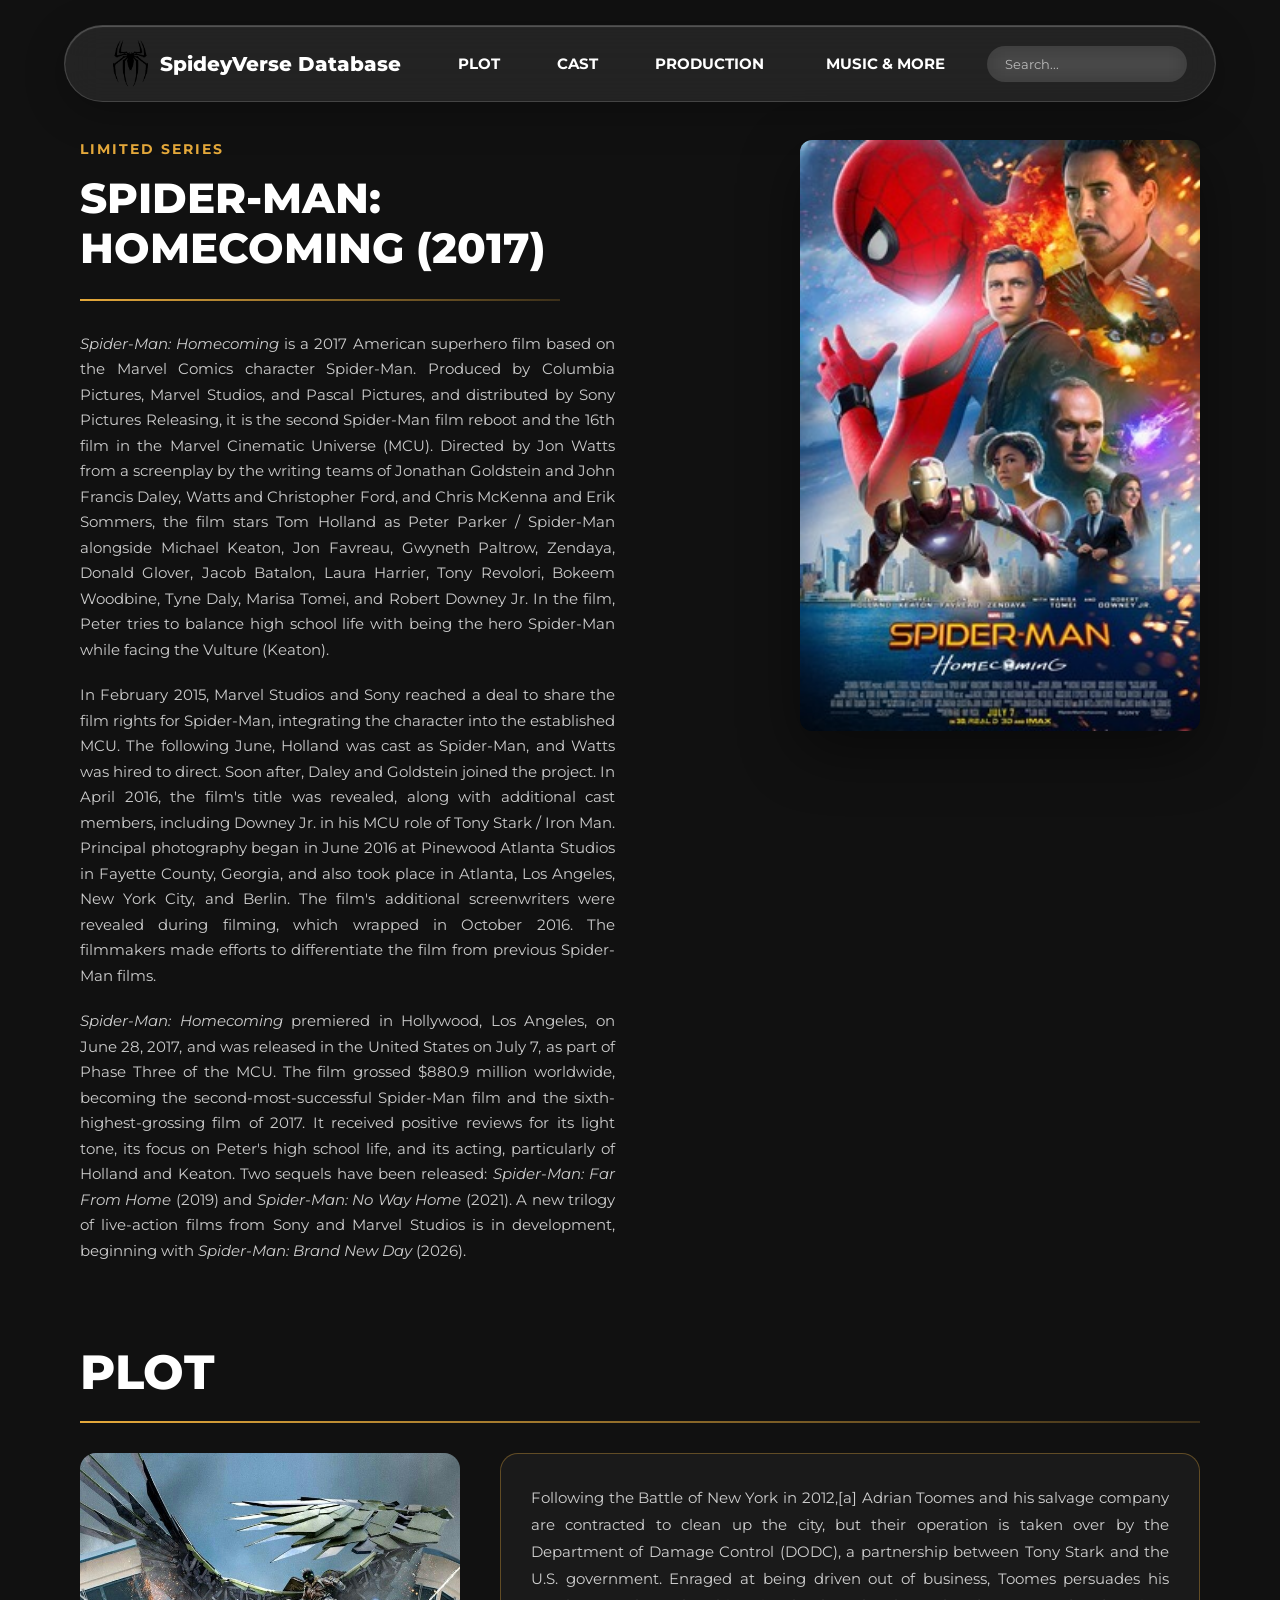
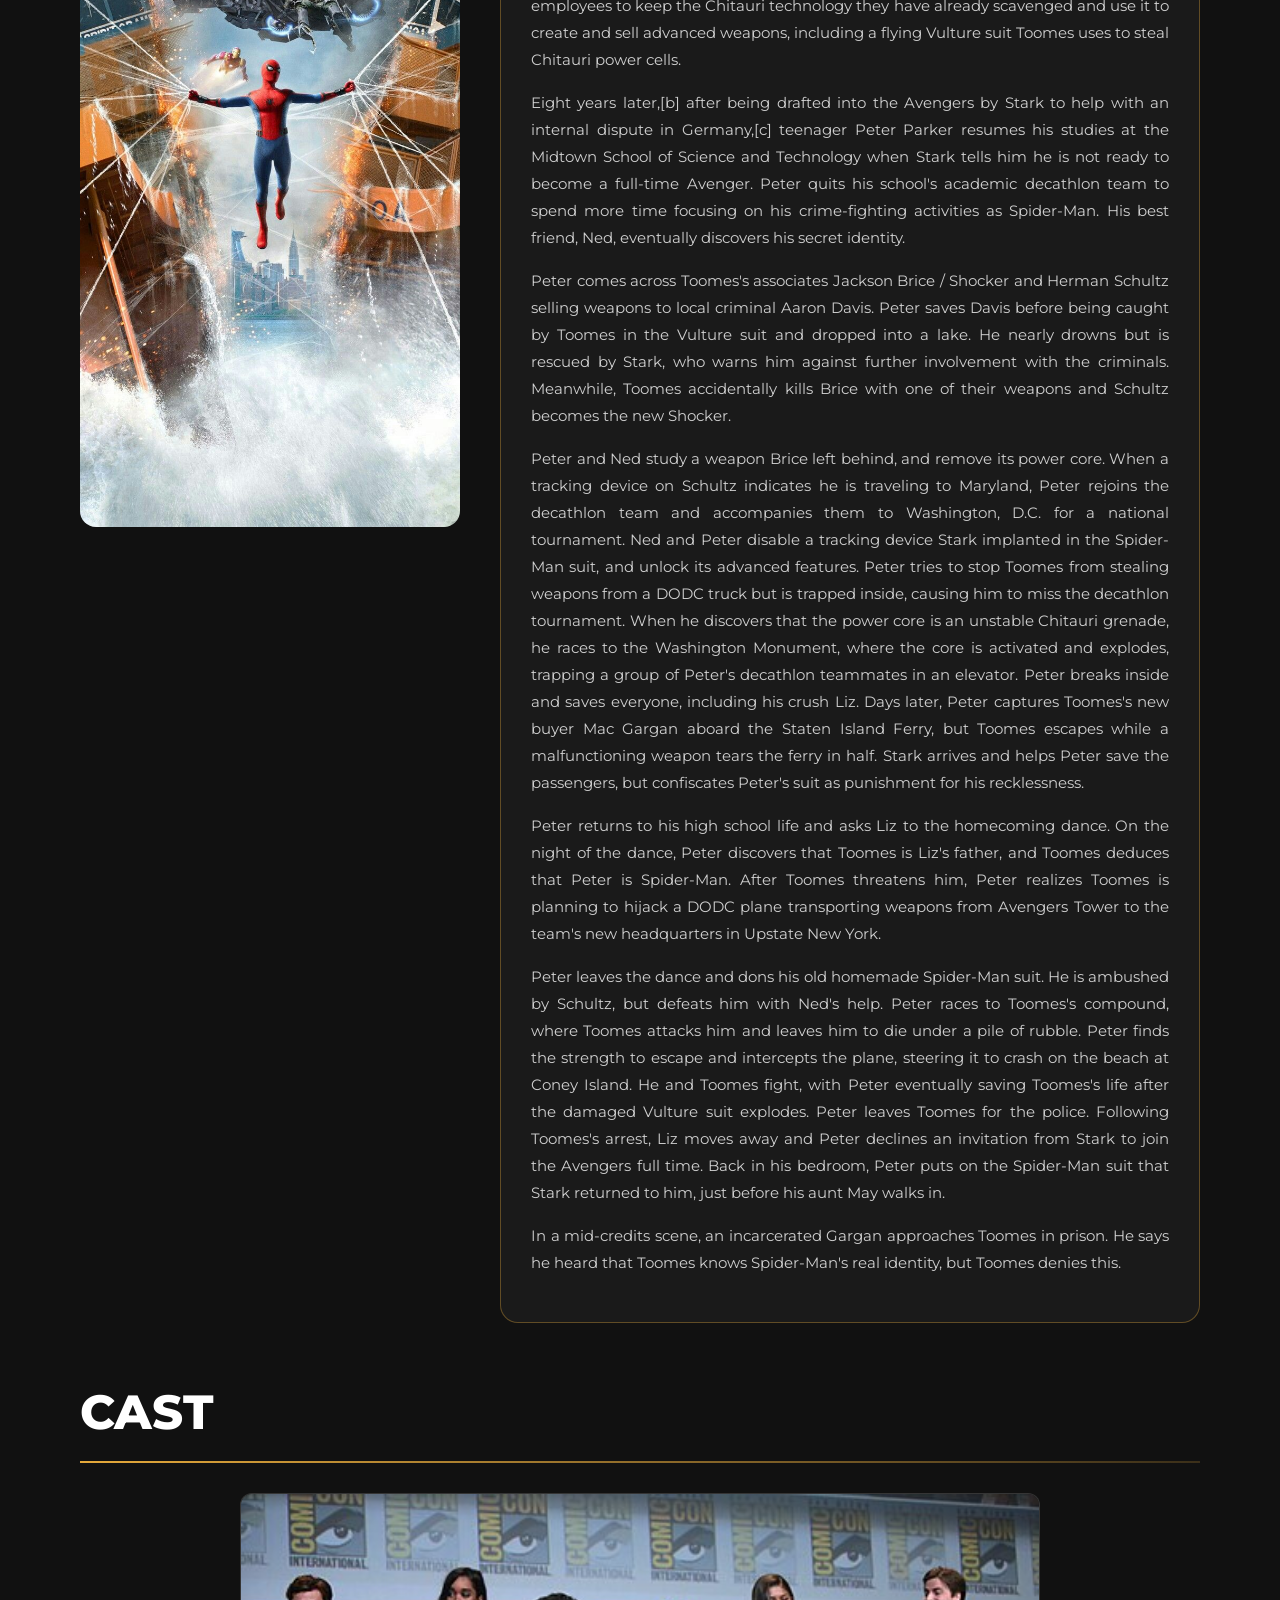
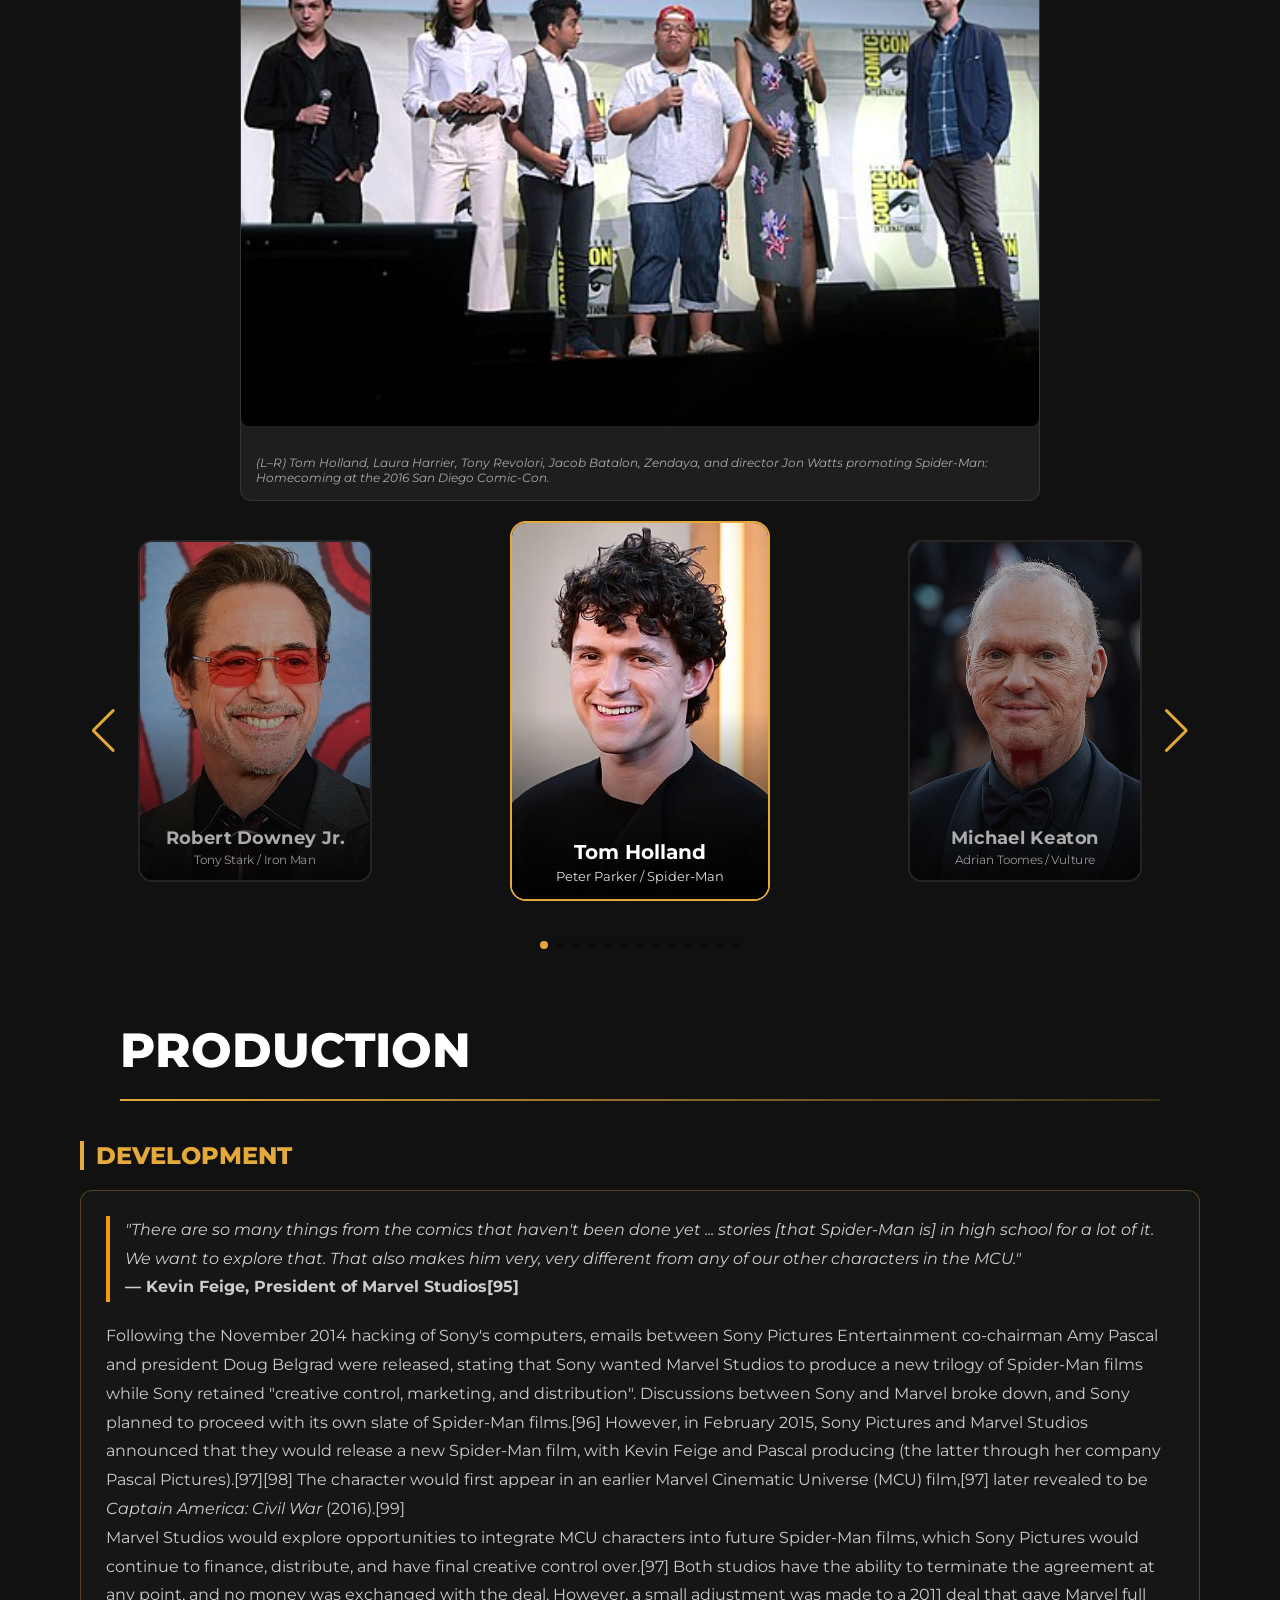
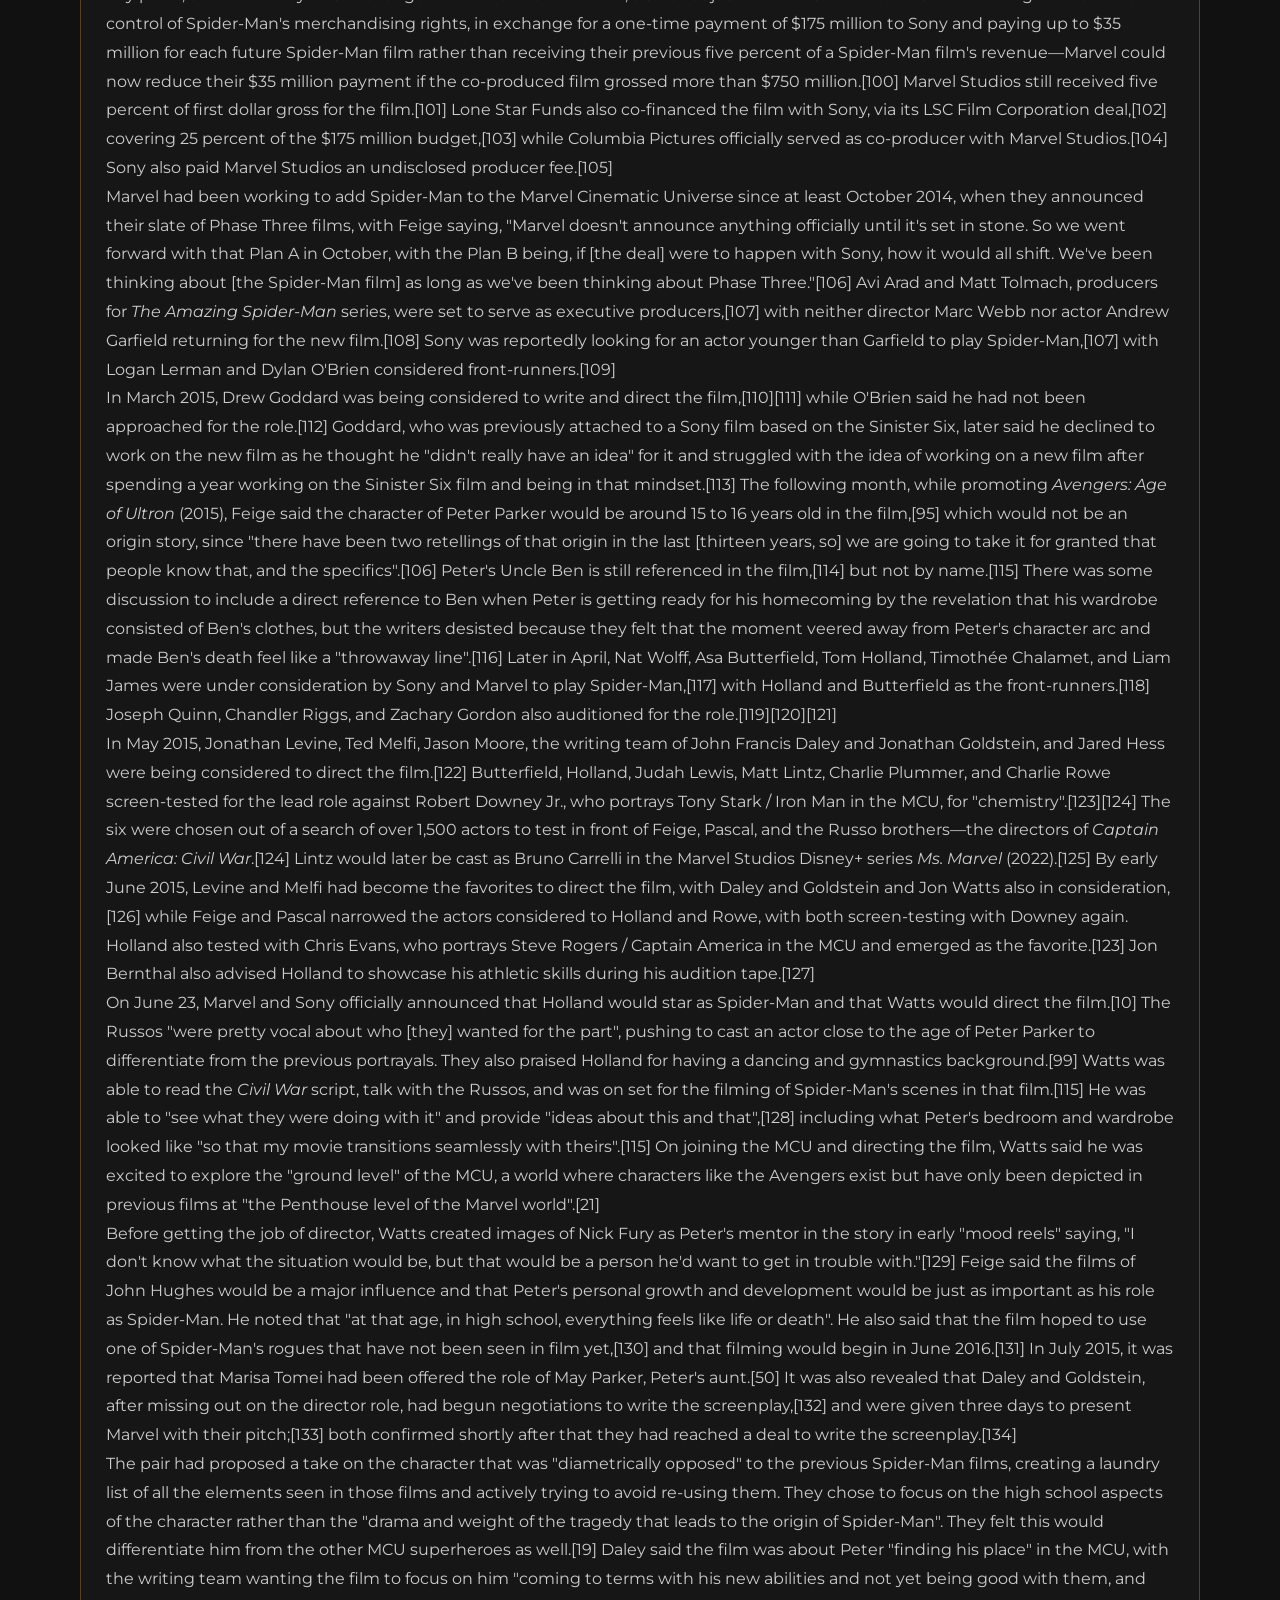
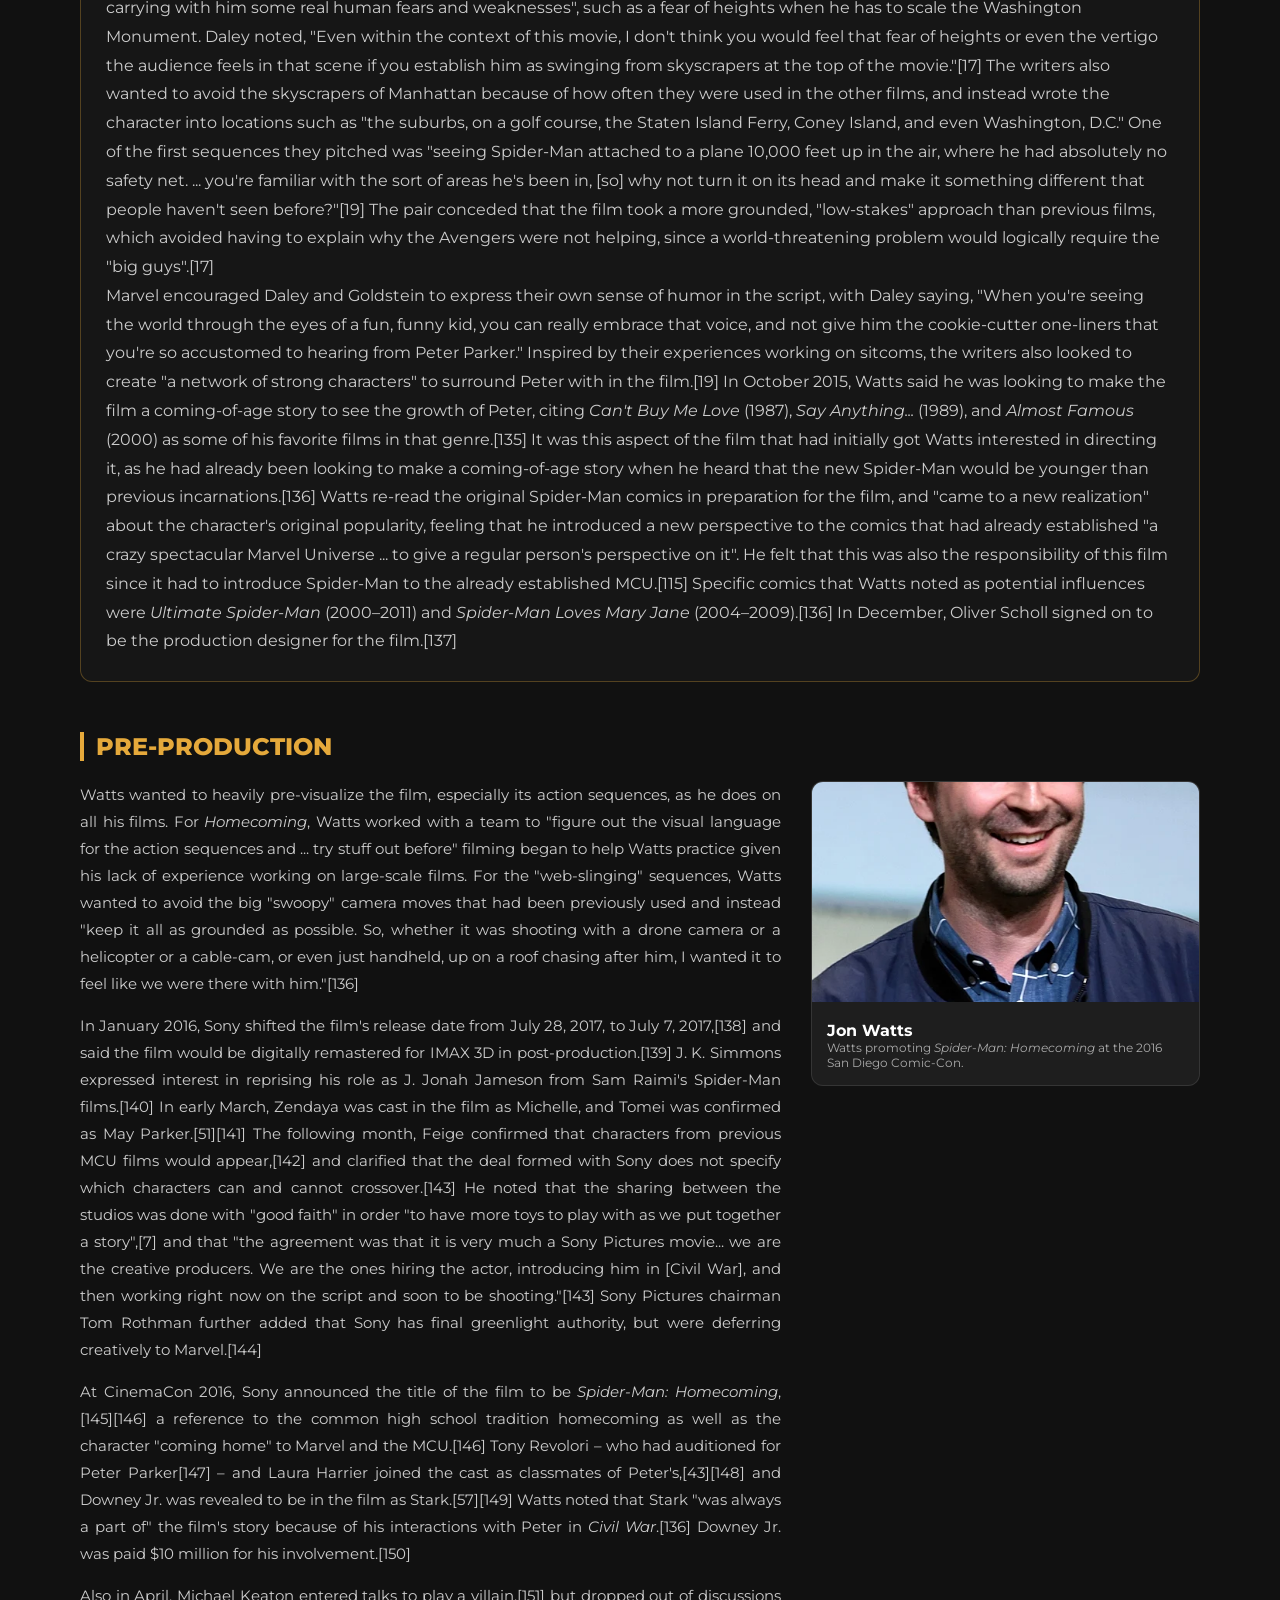
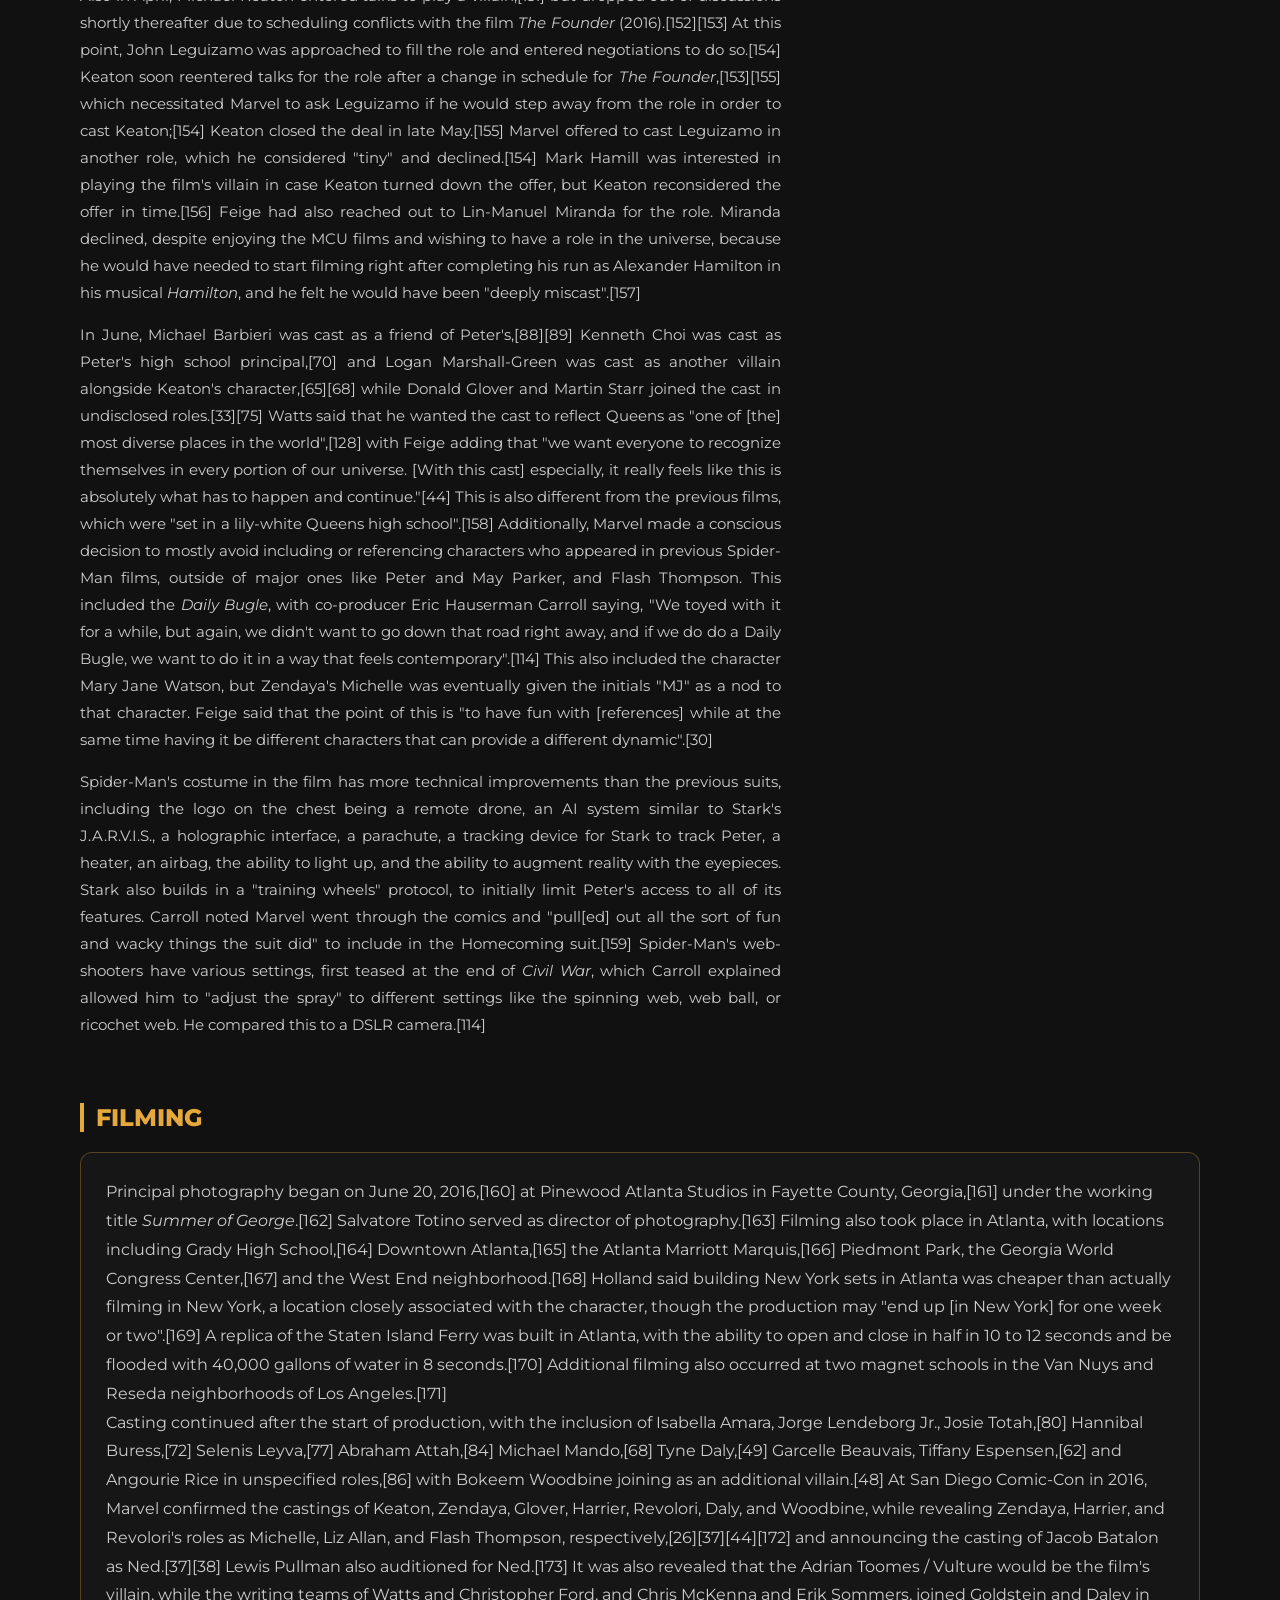
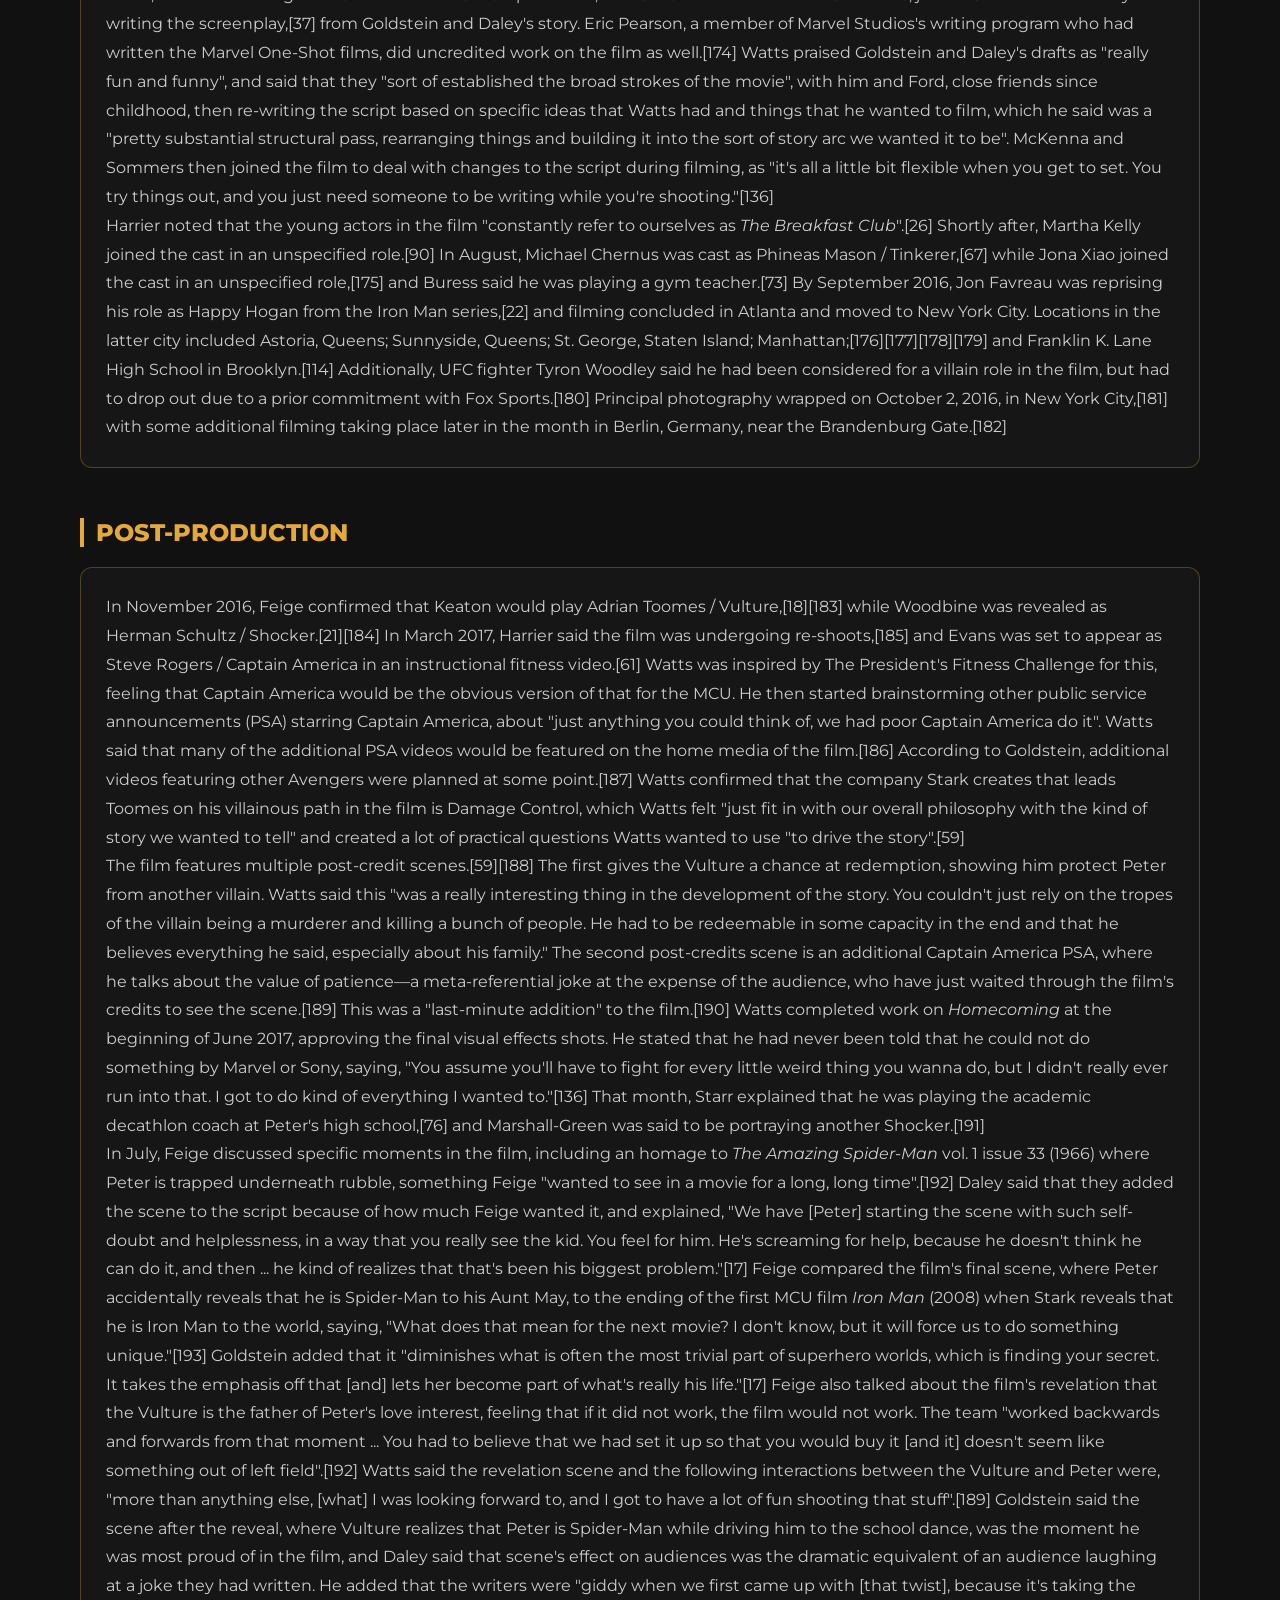
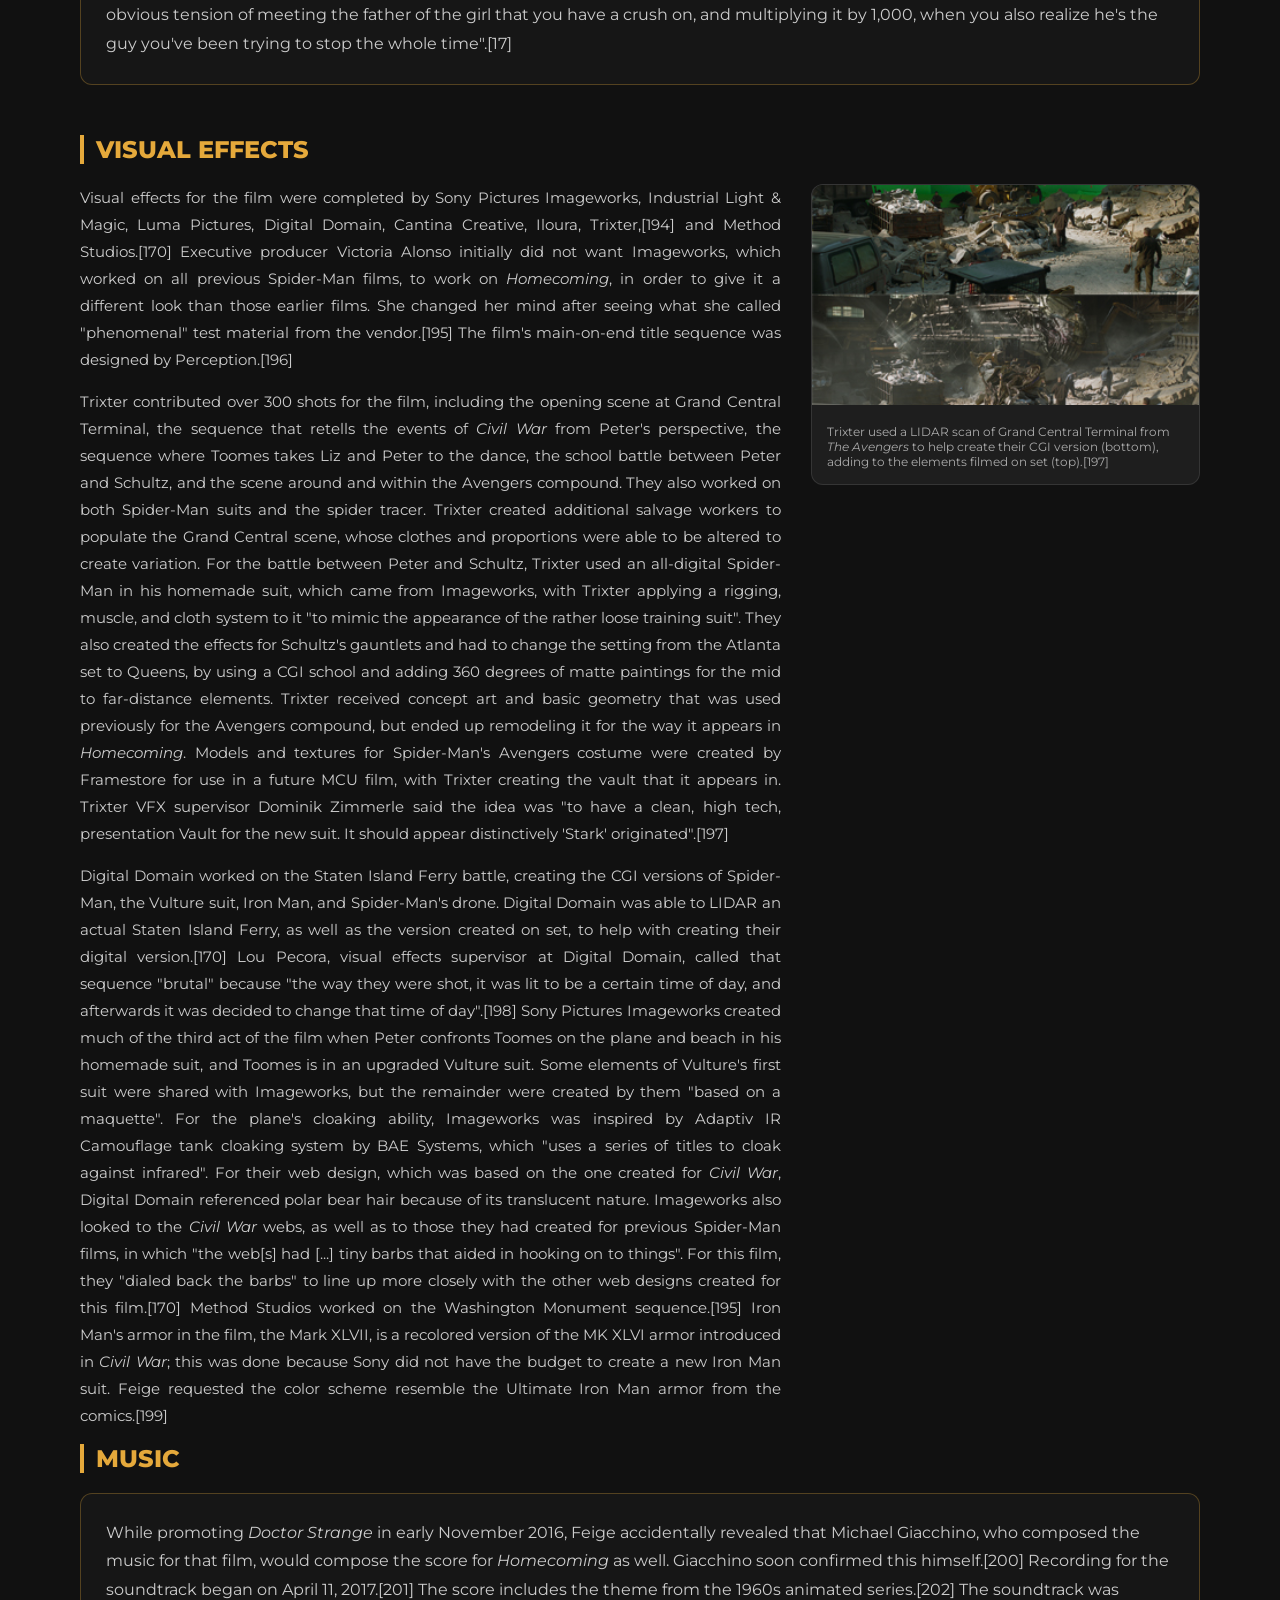
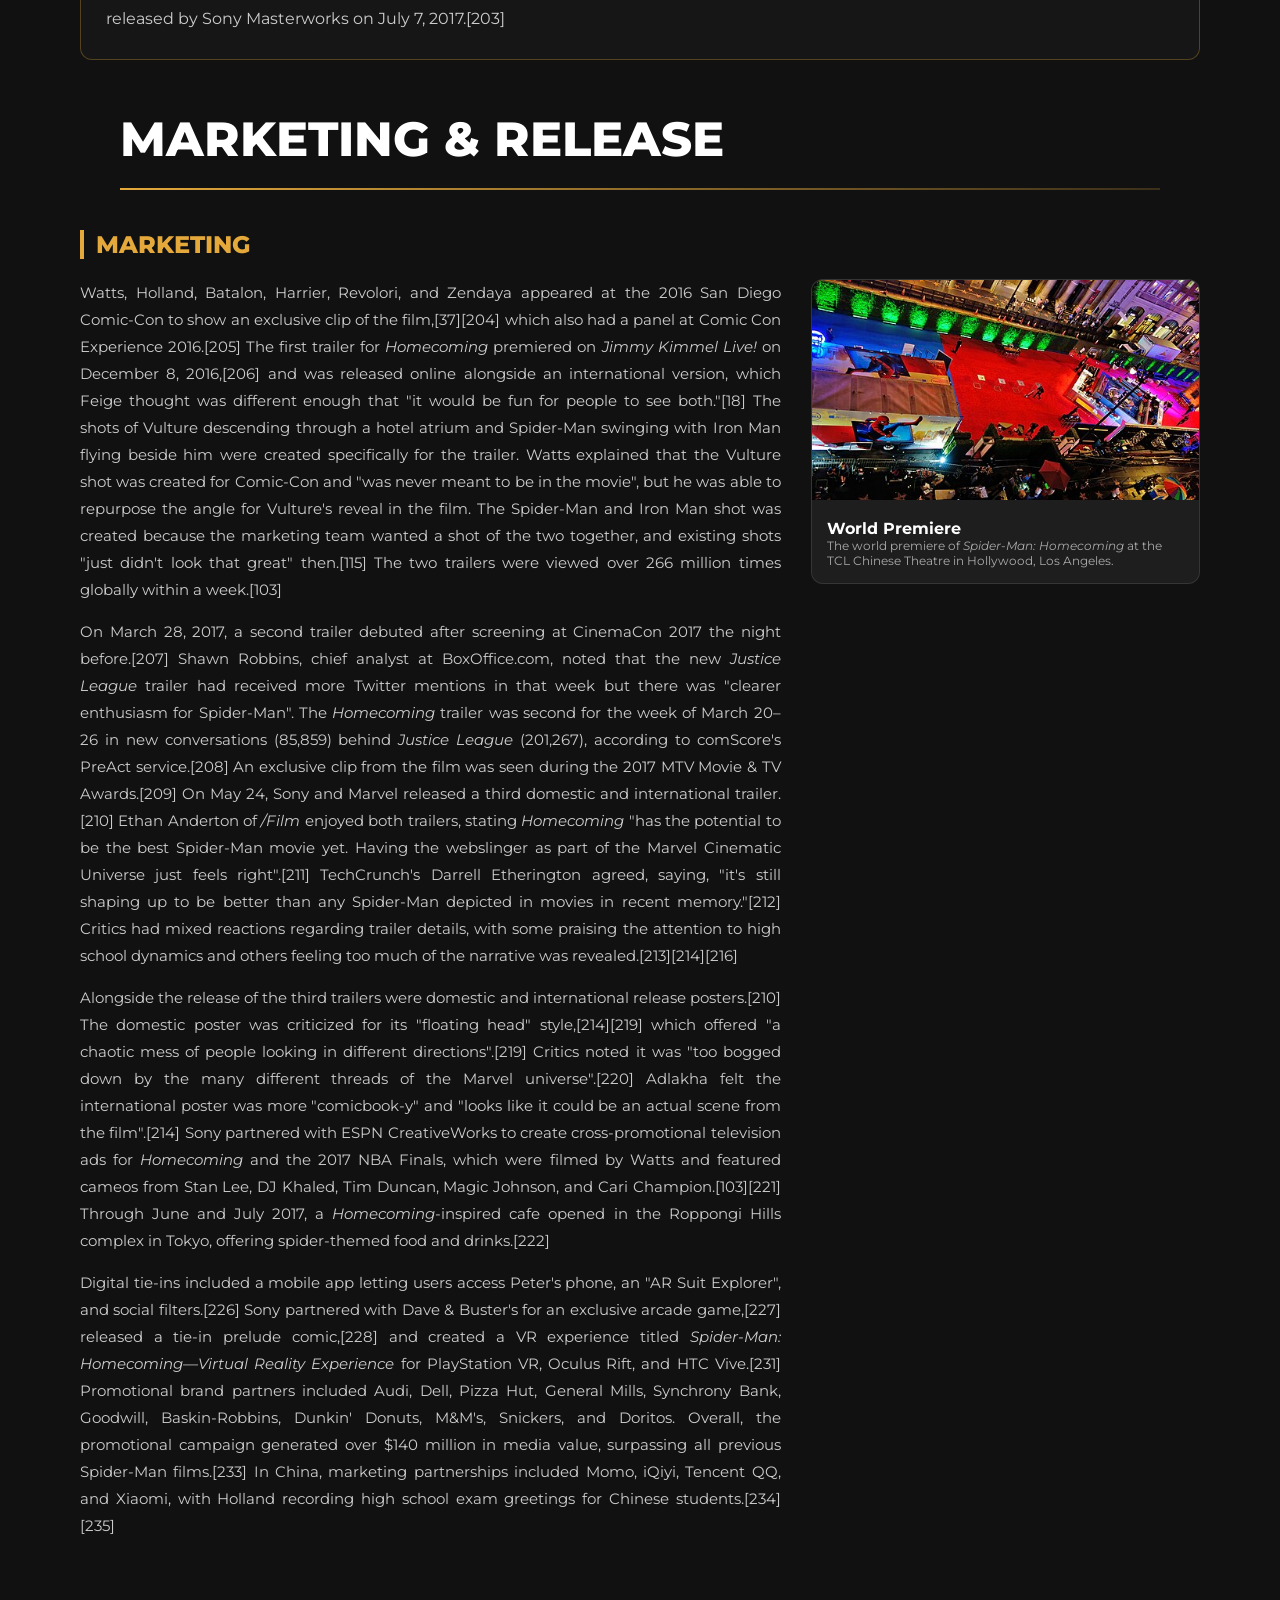
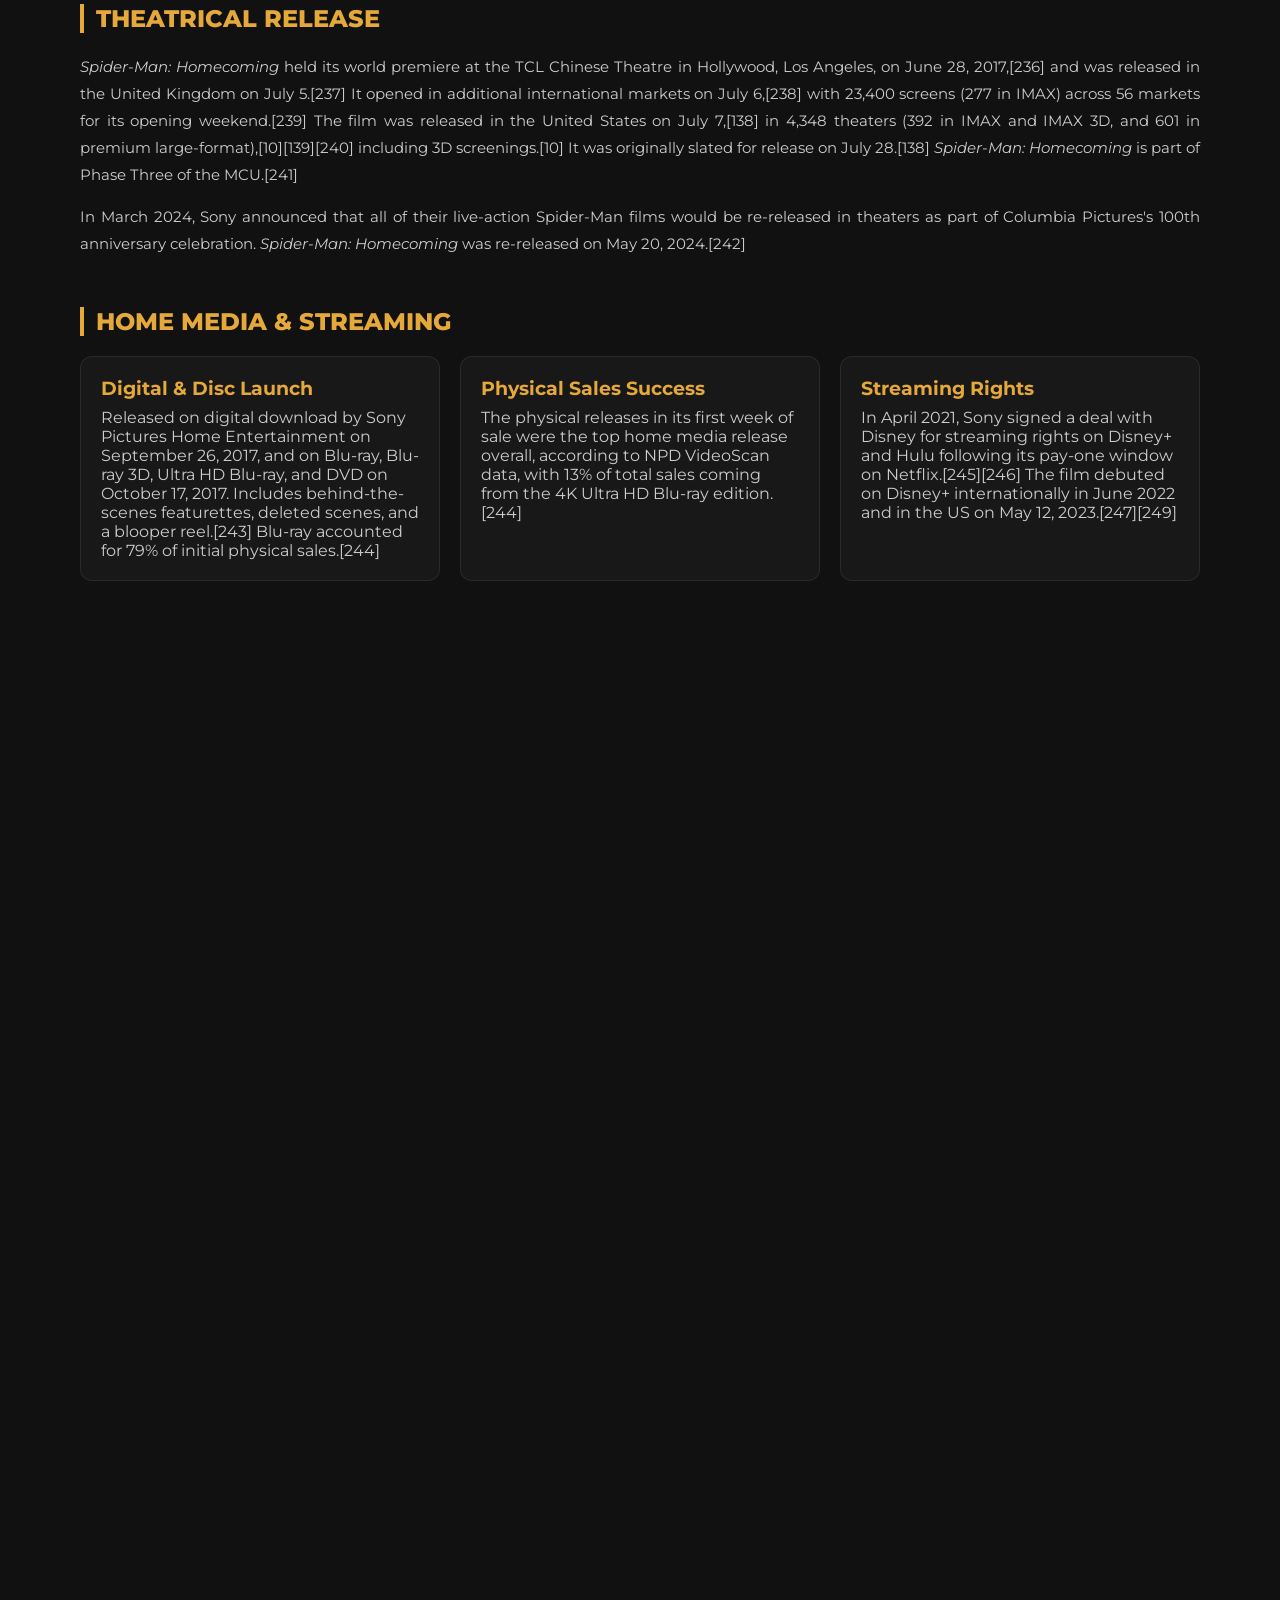
<file: SPIDEYVERSE WEB/homecoming.html>
<!DOCTYPE html>
<html lang="en">
<head>
    <meta charset="UTF-8">
    <meta name="viewport" content="width=device-width, initial-scale=1.0">
    <title>SpideyVerse Database</title>

    <!-- Google Font -->
    <link href="https://fonts.googleapis.com/css2?family=Montserrat:wght@400;500;700;900&display=swap" rel="stylesheet">

    <!-- 1. SWIPER CSS -->
    <link rel="stylesheet" href="https://cdn.jsdelivr.net/npm/swiper@11/swiper-bundle.min.css" />

    <!-- 2. CSS Utama Korang -->
    <link rel="stylesheet" href="CSS/style.css">

    <!-- 3. JS Tambahan (jika ada) -->
    <script type="text/javascript" src="JS/search.js"></script>
    <script type="text/javascript" src="JS/entrance.js"></script>
</head>

<body>
	<header>

    <nav class="navbar">

        <!-- Logo -->
        <div class="logo-area">
			<a href="index.html">
            <img src="IMG/logo.png" alt="Logo">
            <h2>SpideyVerse Database</h2>
			</a>
        </div>

        <ul class="nav-links">
            <li><a href="#plot">PLOT</a></li>
            <li><a href="#cast">CAST</a></li>
            
            <li class="dropdown">
                <a href="#production">PRODUCTION <i class="fas fa-chevron-down" style="font-size: 11px; margin-left: 5px;"></i></a>
                <ul class="dropdown-menu">
                    <li><a href="#pre-production">Pre-Production</a></li>
                    <li><a href="#filming">Filming</a></li>
                    <li><a href="#post-production">Post-Production</a></li>
                    <li><a href="#visual">Visual Effects</a></li>
                </ul>
            </li>

            <li class="dropdown">
                <a href="#music">MUSIC & MORE <i class="fas fa-chevron-down" style="font-size: 11px; margin-left: 5px;"></i></a>
                <ul class="dropdown-menu">
                    <li><a href="#release">Marketing & Release</a></li>
					<li><a href="#theatrical">Theatrical Release</a></li>
					<li><a href="#homemedia">Home Media & Streaming</a></li>
                    <li><a href="#boxoffice">Box Office Performance</a></li>
                    <li><a href="#reception">Critical Reception</a></li>
                    <li><a href="#accolades">Major Accolades</a></li>
                    <li><a href="#sequels">Sequels & Future Trilogy</a></li>
                </ul>
            </li>
        </ul>

        <!-- Search Box -->
        <div class="search-box">
            <input type="text" id="searchInput" placeholder="Search...">
        </div>

    </nav>
</header>
       
	<!-- HERO CONTENT LAYER -->
<main class="hero-container">
    <div class="hero-content">
        <p class="sub-title">Limited Series</p>
        <h1 class="main-title">SPIDER-MAN: HOMECOMING (2017)</h1>
        <div class="divider"></div>
        <p class="description">
            <em>Spider-Man: Homecoming</em> is a 2017 American superhero film based on the Marvel Comics character Spider-Man. Produced by Columbia Pictures, Marvel Studios, and Pascal Pictures, and distributed by Sony Pictures Releasing, it is the second Spider-Man film reboot and the 16th film in the Marvel Cinematic Universe (MCU). Directed by Jon Watts from a screenplay by the writing teams of Jonathan Goldstein and John Francis Daley, Watts and Christopher Ford, and Chris McKenna and Erik Sommers, the film stars Tom Holland as Peter Parker / Spider-Man alongside Michael Keaton, Jon Favreau, Gwyneth Paltrow, Zendaya, Donald Glover, Jacob Batalon, Laura Harrier, Tony Revolori, Bokeem Woodbine, Tyne Daly, Marisa Tomei, and Robert Downey Jr. In the film, Peter tries to balance high school life with being the hero Spider-Man while facing the Vulture (Keaton).
        </p>
        <p class="description">
            In February 2015, Marvel Studios and Sony reached a deal to share the film rights for Spider-Man, integrating the character into the established MCU. The following June, Holland was cast as Spider-Man, and Watts was hired to direct. Soon after, Daley and Goldstein joined the project. In April 2016, the film's title was revealed, along with additional cast members, including Downey Jr. in his MCU role of Tony Stark / Iron Man. Principal photography began in June 2016 at Pinewood Atlanta Studios in Fayette County, Georgia, and also took place in Atlanta, Los Angeles, New York City, and Berlin. The film's additional screenwriters were revealed during filming, which wrapped in October 2016. The filmmakers made efforts to differentiate the film from previous Spider-Man films.
        </p>
        <p class="description">
            <em>Spider-Man: Homecoming</em> premiered in Hollywood, Los Angeles, on June 28, 2017, and was released in the United States on July 7, as part of Phase Three of the MCU. The film grossed $880.9 million worldwide, becoming the second-most-successful Spider-Man film and the sixth-highest-grossing film of 2017. It received positive reviews for its light tone, its focus on Peter's high school life, and its acting, particularly of Holland and Keaton. Two sequels have been released: <em>Spider-Man: Far From Home</em> (2019) and <em>Spider-Man: No Way Home</em> (2021). A new trilogy of live-action films from Sony and Marvel Studios is in development, beginning with <em>Spider-Man: Brand New Day</em> (2026).
        </p>
    </div>
    
    <div class="posters">
        <img src="IMG/Spider-Man_Homecoming_poster.jpg" alt="Spider-Man: Homecoming Poster">
    </div>
</main>

<!-- PLOT SECTION -->
<div id="plot" class="subheader">
    <h2 class="section-title-large">PLOT</h2>
    <div class="yellow-divider-long"></div>
        
    <div class="production-content">

        <!-- IMAGE -->
        <div class="production-image">
            <img src="IMG/homecoming 2.jpg" alt="Spider-Man: Homecoming Scene">
        </div>

        <!-- INFO -->
        <div class="production-box">
            <p>Following the Battle of New York in 2012,[a] Adrian Toomes and his salvage company are contracted to clean up the city, but their operation is taken over by the Department of Damage Control (DODC), a partnership between Tony Stark and the U.S. government. Enraged at being driven out of business, Toomes persuades his employees to keep the Chitauri technology they have already scavenged and use it to create and sell advanced weapons, including a flying Vulture suit Toomes uses to steal Chitauri power cells.</p>
        
            <p>Eight years later,[b] after being drafted into the Avengers by Stark to help with an internal dispute in Germany,[c] teenager Peter Parker resumes his studies at the Midtown School of Science and Technology when Stark tells him he is not ready to become a full-time Avenger. Peter quits his school's academic decathlon team to spend more time focusing on his crime-fighting activities as Spider-Man. His best friend, Ned, eventually discovers his secret identity.</p>
        
            <p>Peter comes across Toomes's associates Jackson Brice / Shocker and Herman Schultz selling weapons to local criminal Aaron Davis. Peter saves Davis before being caught by Toomes in the Vulture suit and dropped into a lake. He nearly drowns but is rescued by Stark, who warns him against further involvement with the criminals. Meanwhile, Toomes accidentally kills Brice with one of their weapons and Schultz becomes the new Shocker.</p>
        
            <p>Peter and Ned study a weapon Brice left behind, and remove its power core. When a tracking device on Schultz indicates he is traveling to Maryland, Peter rejoins the decathlon team and accompanies them to Washington, D.C. for a national tournament. Ned and Peter disable a tracking device Stark implanted in the Spider-Man suit, and unlock its advanced features. Peter tries to stop Toomes from stealing weapons from a DODC truck but is trapped inside, causing him to miss the decathlon tournament. When he discovers that the power core is an unstable Chitauri grenade, he races to the Washington Monument, where the core is activated and explodes, trapping a group of Peter's decathlon teammates in an elevator. Peter breaks inside and saves everyone, including his crush Liz. Days later, Peter captures Toomes's new buyer Mac Gargan aboard the Staten Island Ferry, but Toomes escapes while a malfunctioning weapon tears the ferry in half. Stark arrives and helps Peter save the passengers, but confiscates Peter's suit as punishment for his recklessness.</p>
        
            <p>Peter returns to his high school life and asks Liz to the homecoming dance. On the night of the dance, Peter discovers that Toomes is Liz's father, and Toomes deduces that Peter is Spider-Man. After Toomes threatens him, Peter realizes Toomes is planning to hijack a DODC plane transporting weapons from Avengers Tower to the team's new headquarters in Upstate New York.</p>
        
            <p>Peter leaves the dance and dons his old homemade Spider-Man suit. He is ambushed by Schultz, but defeats him with Ned's help. Peter races to Toomes's compound, where Toomes attacks him and leaves him to die under a pile of rubble. Peter finds the strength to escape and intercepts the plane, steering it to crash on the beach at Coney Island. He and Toomes fight, with Peter eventually saving Toomes's life after the damaged Vulture suit explodes. Peter leaves Toomes for the police. Following Toomes's arrest, Liz moves away and Peter declines an invitation from Stark to join the Avengers full time. Back in his bedroom, Peter puts on the Spider-Man suit that Stark returned to him, just before his aunt May walks in.</p>

            <p>In a mid-credits scene, an incarcerated Gargan approaches Toomes in prison. He says he heard that Toomes knows Spider-Man's real identity, but Toomes denies this.</p>
        </div>

    </div>
</div>
	
	<section id="cast" class="cast-section">

    <h2 class="section-title-large">CAST</h2>

    <div class="yellow-divider-long"></div>

    <!-- Group Promotional Photo -->
        <div class="prod-card-img" style="max-width: 800px; margin: 0 auto;">
            <img src="IMG/Spider-Man_Homecoming_by_Gage_Skidmore (1).jpg" alt="Spider-Man: Homecoming Cast at SDCC 2016" style="width: 100%; height: auto; border-radius: 8px;">
            <div class="img-caption" style="margin-top: 10px;">
                <p><em>(L–R) Tom Holland, Laura Harrier, Tony Revolori, Jacob Batalon, Zendaya, and director Jon Watts promoting Spider-Man: Homecoming at the 2016 San Diego Comic-Con.</em></p>
            </div>
        </div>
      <!-- Swiper Actor Slider -->
    <div class="swiper actorSwiper">

        <div class="swiper-wrapper">

            <!-- 1. Tom Holland -->
            <div class="swiper-slide">
                <div class="actor-card">
                    <img src="IMG/TomHolland-byPhilipRomano.jpg.webp" alt="Tom Holland">
                    <div class="overlay">
                        <h3>Tom Holland</h3>
                        <p>Peter Parker / Spider-Man</p>
                    </div>
                </div>
            </div>

            <!-- 2. Michael Keaton -->
            <div class="swiper-slide">
                <div class="actor-card">
                    <img src="IMG/Michael_Keaton-63916_(cropped).jpg" alt="Michael Keaton">
                    <div class="overlay">
                        <h3>Michael Keaton</h3>
                        <p>Adrian Toomes / Vulture</p>
                    </div>
                </div>
            </div>

            <!-- 3. Jon Favreau -->
            <div class="swiper-slide">
                <div class="actor-card">
                    <img src="IMG/Jon_Favreau_2016.jpeg" alt="Jon Favreau">
                    <div class="overlay">
                        <h3>Jon Favreau</h3>
                        <p>Happy Hogan</p>
                    </div>
                </div>
            </div>

            <!-- 4. Gwyneth Paltrow -->
            <div class="swiper-slide">
                <div class="actor-card">
                    <img src="IMG/Gwyneth_Paltrow_-_Marty_Supreme.jpg" alt="Gwyneth Paltrow">
                    <div class="overlay">
                        <h3>Gwyneth Paltrow</h3>
                        <p>Pepper Potts</p>
                    </div>
                </div>
            </div>

            <!-- 5. Zendaya -->
            <div class="swiper-slide">
                <div class="actor-card">
                    <img src="IMG/Zendaya-byPhilipRomano.jpg.webp" alt="Zendaya">
                    <div class="overlay">
                        <h3>Zendaya</h3>
                        <p>Michelle "MJ"</p>
                    </div>
                </div>
            </div>

            <!-- 6. Donald Glover -->
            <div class="swiper-slide">
                <div class="actor-card">
                    <img src="IMG/Donald_Glover_TIFF_2015.jpg.webp" alt="Donald Glover">
                    <div class="overlay">
                        <h3>Donald Glover</h3>
                        <p>Aaron Davis</p>
                    </div>
                </div>
            </div>

            <!-- 7. Jacob Batalon -->
            <div class="swiper-slide">
                <div class="actor-card">
                    <img src="IMG/Jacob_Batalon_(28035642754)_(cropped).jpg" alt="Jacob Batalon">
                    <div class="overlay">
                        <h3>Jacob Batalon</h3>
                        <p>Ned Leeds</p>
                    </div>
                </div>
            </div>

            <!-- 8. Laura Harrier -->
            <div class="swiper-slide">
                <div class="actor-card">
                    <img src="IMG/Laura_Harrier_Cannes_2018_2.jpg" alt="Laura Harrier">
                    <div class="overlay">
                        <h3>Laura Harrier</h3>
                        <p>Liz</p>
                    </div>
                </div>
            </div>

            <!-- 9. Tony Revolori -->
            <div class="swiper-slide">
                <div class="actor-card">
                    <img src="IMG/Tony_Revolori_by_Gage_Skidmore.jpg" alt="Tony Revolori">
                    <div class="overlay">
                        <h3>Tony Revolori</h3>
                        <p>Flash Thompson</p>
                    </div>
                </div>
            </div>

            <!-- 10. Bokeem Woodbine -->
            <div class="swiper-slide">
                <div class="actor-card">
                    <img src="IMG/Bokeem_Woodbine_(cropped).jpg" alt="Bokeem Woodbine">
                    <div class="overlay">
                        <h3>Bokeem Woodbine</h3>
                        <p>Herman Schultz / Shocker</p>
                    </div>
                </div>
            </div>

            <!-- 11. Tyne Daly -->
            <div class="swiper-slide">
                <div class="actor-card">
                    <img src="IMG/Tyne_Daly_at_the_2009_Tribeca_Film_Festival.jpg" alt="Tyne Daly">
                    <div class="overlay">
                        <h3>Tyne Daly</h3>
                        <p>Anne Marie Hoag</p>
                    </div>
                </div>
            </div>

            <!-- 12. Marisa Tomei -->
            <div class="swiper-slide">
                <div class="actor-card">
                    <img src="IMG/Marisa_Tomei_Photo_Op_GalaxyCon_Raleigh_2024_(cropped).jpg.webp" alt="Marisa Tomei">
                    <div class="overlay">
                        <h3>Marisa Tomei</h3>
                        <p>May Parker</p>
                    </div>
                </div>
            </div>

            <!-- 13. Robert Downey Jr. -->
            <div class="swiper-slide">
                <div class="actor-card">
                    <img src="IMG/RobertDowneyJr-byPhilipRomano7_(cropped).jpg.webp" alt="Robert Downey Jr.">
                    <div class="overlay">
                        <h3>Robert Downey Jr.</h3>
                        <p>Tony Stark / Iron Man</p>
                    </div>
                </div>
            </div>

        </div>

        <div class="swiper-button-prev"></div>

        <div class="swiper-button-next"></div>

        <div class="swiper-pagination"></div>

    </div>

</section>
	
	<!-- ==========================================
     PRODUCTION SECTION
========================================== -->
<section id="production" class="production-section">
    <div class="subheader">
        <h2 class="section-title-large">PRODUCTION</h2>
        <div class="yellow-divider-long"></div>
    </div>

    <!-- DEVELOPMENT -->
    <div id="development" class="prod-block">
        <h3 class="prod-subtitle">DEVELOPMENT</h3>
        
        <div class="prod-grid">
            <div class="vfx-container">
                <blockquote style="border-left: 4px solid #f39c12; padding-left: 15px; margin: 0 0 20px 0; font-style: italic;">
                    "There are so many things from the comics that haven't been done yet ... stories [that Spider-Man is] in high school for a lot of it. We want to explore that. That also makes him very, very different from any of our other characters in the MCU."
                    <br><strong style="font-style: normal;">— Kevin Feige, President of Marvel Studios[95]</strong>
                </blockquote>

                <p>Following the November 2014 hacking of Sony's computers, emails between Sony Pictures Entertainment co-chairman Amy Pascal and president Doug Belgrad were released, stating that Sony wanted Marvel Studios to produce a new trilogy of Spider-Man films while Sony retained "creative control, marketing, and distribution". Discussions between Sony and Marvel broke down, and Sony planned to proceed with its own slate of Spider-Man films.[96] However, in February 2015, Sony Pictures and Marvel Studios announced that they would release a new Spider-Man film, with Kevin Feige and Pascal producing (the latter through her company Pascal Pictures).[97][98] The character would first appear in an earlier Marvel Cinematic Universe (MCU) film,[97] later revealed to be <em>Captain America: Civil War</em> (2016).[99]</p>

                <p>Marvel Studios would explore opportunities to integrate MCU characters into future Spider-Man films, which Sony Pictures would continue to finance, distribute, and have final creative control over.[97] Both studios have the ability to terminate the agreement at any point, and no money was exchanged with the deal. However, a small adjustment was made to a 2011 deal that gave Marvel full control of Spider-Man's merchandising rights, in exchange for a one-time payment of $175 million to Sony and paying up to $35 million for each future Spider-Man film rather than receiving their previous five percent of a Spider-Man film's revenue—Marvel could now reduce their $35 million payment if the co-produced film grossed more than $750 million.[100] Marvel Studios still received five percent of first dollar gross for the film.[101] Lone Star Funds also co-financed the film with Sony, via its LSC Film Corporation deal,[102] covering 25 percent of the $175 million budget,[103] while Columbia Pictures officially served as co-producer with Marvel Studios.[104] Sony also paid Marvel Studios an undisclosed producer fee.[105]</p>

                <p>Marvel had been working to add Spider-Man to the Marvel Cinematic Universe since at least October 2014, when they announced their slate of Phase Three films, with Feige saying, "Marvel doesn't announce anything officially until it's set in stone. So we went forward with that Plan A in October, with the Plan B being, if [the deal] were to happen with Sony, how it would all shift. We've been thinking about [the Spider-Man film] as long as we've been thinking about Phase Three."[106] Avi Arad and Matt Tolmach, producers for <em>The Amazing Spider-Man</em> series, were set to serve as executive producers,[107] with neither director Marc Webb nor actor Andrew Garfield returning for the new film.[108] Sony was reportedly looking for an actor younger than Garfield to play Spider-Man,[107] with Logan Lerman and Dylan O'Brien considered front-runners.[109]</p>

                <p>In March 2015, Drew Goddard was being considered to write and direct the film,[110][111] while O'Brien said he had not been approached for the role.[112] Goddard, who was previously attached to a Sony film based on the Sinister Six, later said he declined to work on the new film as he thought he "didn't really have an idea" for it and struggled with the idea of working on a new film after spending a year working on the Sinister Six film and being in that mindset.[113] The following month, while promoting <em>Avengers: Age of Ultron</em> (2015), Feige said the character of Peter Parker would be around 15 to 16 years old in the film,[95] which would not be an origin story, since "there have been two retellings of that origin in the last [thirteen years, so] we are going to take it for granted that people know that, and the specifics".[106] Peter's Uncle Ben is still referenced in the film,[114] but not by name.[115] There was some discussion to include a direct reference to Ben when Peter is getting ready for his homecoming by the revelation that his wardrobe consisted of Ben's clothes, but the writers desisted because they felt that the moment veered away from Peter's character arc and made Ben's death feel like a "throwaway line".[116] Later in April, Nat Wolff, Asa Butterfield, Tom Holland, Timothée Chalamet, and Liam James were under consideration by Sony and Marvel to play Spider-Man,[117] with Holland and Butterfield as the front-runners.[118] Joseph Quinn, Chandler Riggs, and Zachary Gordon also auditioned for the role.[119][120][121]</p>

                <p>In May 2015, Jonathan Levine, Ted Melfi, Jason Moore, the writing team of John Francis Daley and Jonathan Goldstein, and Jared Hess were being considered to direct the film.[122] Butterfield, Holland, Judah Lewis, Matt Lintz, Charlie Plummer, and Charlie Rowe screen-tested for the lead role against Robert Downey Jr., who portrays Tony Stark / Iron Man in the MCU, for "chemistry".[123][124] The six were chosen out of a search of over 1,500 actors to test in front of Feige, Pascal, and the Russo brothers—the directors of <em>Captain America: Civil War</em>.[124] Lintz would later be cast as Bruno Carrelli in the Marvel Studios Disney+ series <em>Ms. Marvel</em> (2022).[125] By early June 2015, Levine and Melfi had become the favorites to direct the film, with Daley and Goldstein and Jon Watts also in consideration,[126] while Feige and Pascal narrowed the actors considered to Holland and Rowe, with both screen-testing with Downey again. Holland also tested with Chris Evans, who portrays Steve Rogers / Captain America in the MCU and emerged as the favorite.[123] Jon Bernthal also advised Holland to showcase his athletic skills during his audition tape.[127]</p>

                <p>On June 23, Marvel and Sony officially announced that Holland would star as Spider-Man and that Watts would direct the film.[10] The Russos "were pretty vocal about who [they] wanted for the part", pushing to cast an actor close to the age of Peter Parker to differentiate from the previous portrayals. They also praised Holland for having a dancing and gymnastics background.[99] Watts was able to read the <em>Civil War</em> script, talk with the Russos, and was on set for the filming of Spider-Man's scenes in that film.[115] He was able to "see what they were doing with it" and provide "ideas about this and that",[128] including what Peter's bedroom and wardrobe looked like "so that my movie transitions seamlessly with theirs".[115] On joining the MCU and directing the film, Watts said he was excited to explore the "ground level" of the MCU, a world where characters like the Avengers exist but have only been depicted in previous films at "the Penthouse level of the Marvel world".[21]</p>

                <p>Before getting the job of director, Watts created images of Nick Fury as Peter's mentor in the story in early "mood reels" saying, "I don't know what the situation would be, but that would be a person he'd want to get in trouble with."[129] Feige said the films of John Hughes would be a major influence and that Peter's personal growth and development would be just as important as his role as Spider-Man. He noted that "at that age, in high school, everything feels like life or death". He also said that the film hoped to use one of Spider-Man's rogues that have not been seen in film yet,[130] and that filming would begin in June 2016.[131] In July 2015, it was reported that Marisa Tomei had been offered the role of May Parker, Peter's aunt.[50] It was also revealed that Daley and Goldstein, after missing out on the director role, had begun negotiations to write the screenplay,[132] and were given three days to present Marvel with their pitch;[133] both confirmed shortly after that they had reached a deal to write the screenplay.[134]</p>

                <p>The pair had proposed a take on the character that was "diametrically opposed" to the previous Spider-Man films, creating a laundry list of all the elements seen in those films and actively trying to avoid re-using them. They chose to focus on the high school aspects of the character rather than the "drama and weight of the tragedy that leads to the origin of Spider-Man". They felt this would differentiate him from the other MCU superheroes as well.[19] Daley said the film was about Peter "finding his place" in the MCU, with the writing team wanting the film to focus on him "coming to terms with his new abilities and not yet being good with them, and carrying with him some real human fears and weaknesses", such as a fear of heights when he has to scale the Washington Monument. Daley noted, "Even within the context of this movie, I don't think you would feel that fear of heights or even the vertigo the audience feels in that scene if you establish him as swinging from skyscrapers at the top of the movie."[17] The writers also wanted to avoid the skyscrapers of Manhattan because of how often they were used in the other films, and instead wrote the character into locations such as "the suburbs, on a golf course, the Staten Island Ferry, Coney Island, and even Washington, D.C." One of the first sequences they pitched was "seeing Spider-Man attached to a plane 10,000 feet up in the air, where he had absolutely no safety net. ... you're familiar with the sort of areas he's been in, [so] why not turn it on its head and make it something different that people haven't seen before?"[19] The pair conceded that the film took a more grounded, "low-stakes" approach than previous films, which avoided having to explain why the Avengers were not helping, since a world-threatening problem would logically require the "big guys".[17]</p>

                <p>Marvel encouraged Daley and Goldstein to express their own sense of humor in the script, with Daley saying, "When you're seeing the world through the eyes of a fun, funny kid, you can really embrace that voice, and not give him the cookie-cutter one-liners that you're so accustomed to hearing from Peter Parker." Inspired by their experiences working on sitcoms, the writers also looked to create "a network of strong characters" to surround Peter with in the film.[19] In October 2015, Watts said he was looking to make the film a coming-of-age story to see the growth of Peter, citing <em>Can't Buy Me Love</em> (1987), <em>Say Anything...</em> (1989), and <em>Almost Famous</em> (2000) as some of his favorite films in that genre.[135] It was this aspect of the film that had initially got Watts interested in directing it, as he had already been looking to make a coming-of-age story when he heard that the new Spider-Man would be younger than previous incarnations.[136] Watts re-read the original Spider-Man comics in preparation for the film, and "came to a new realization" about the character's original popularity, feeling that he introduced a new perspective to the comics that had already established "a crazy spectacular Marvel Universe ... to give a regular person's perspective on it". He felt that this was also the responsibility of this film since it had to introduce Spider-Man to the already established MCU.[115] Specific comics that Watts noted as potential influences were <em>Ultimate Spider-Man</em> (2000–2011) and <em>Spider-Man Loves Mary Jane</em> (2004–2009).[136] In December, Oliver Scholl signed on to be the production designer for the film.[137]</p>
            </div>
        </div>
    </div>

    <!-- PRE-PRODUCTION -->
    <div id="pre-production" class="prod-block">
        <h3 class="prod-subtitle">PRE-PRODUCTION</h3>
        
        <div class="prod-grid">
            <div class="prod-text">
                <p>Watts wanted to heavily pre-visualize the film, especially its action sequences, as he does on all his films. For <em>Homecoming</em>, Watts worked with a team to "figure out the visual language for the action sequences and ... try stuff out before" filming began to help Watts practice given his lack of experience working on large-scale films. For the "web-slinging" sequences, Watts wanted to avoid the big "swoopy" camera moves that had been previously used and instead "keep it all as grounded as possible. So, whether it was shooting with a drone camera or a helicopter or a cable-cam, or even just handheld, up on a roof chasing after him, I wanted it to feel like we were there with him."[136]</p>

                <p>In January 2016, Sony shifted the film's release date from July 28, 2017, to July 7, 2017,[138] and said the film would be digitally remastered for IMAX 3D in post-production.[139] J. K. Simmons expressed interest in reprising his role as J. Jonah Jameson from Sam Raimi's Spider-Man films.[140] In early March, Zendaya was cast in the film as Michelle, and Tomei was confirmed as May Parker.[51][141] The following month, Feige confirmed that characters from previous MCU films would appear,[142] and clarified that the deal formed with Sony does not specify which characters can and cannot crossover.[143] He noted that the sharing between the studios was done with "good faith" in order "to have more toys to play with as we put together a story",[7] and that "the agreement was that it is very much a Sony Pictures movie... we are the creative producers. We are the ones hiring the actor, introducing him in [Civil War], and then working right now on the script and soon to be shooting."[143] Sony Pictures chairman Tom Rothman further added that Sony has final greenlight authority, but were deferring creatively to Marvel.[144]</p>

                <p>At CinemaCon 2016, Sony announced the title of the film to be <em>Spider-Man: Homecoming</em>,[145][146] a reference to the common high school tradition homecoming as well as the character "coming home" to Marvel and the MCU.[146] Tony Revolori – who had auditioned for Peter Parker[147] – and Laura Harrier joined the cast as classmates of Peter's,[43][148] and Downey Jr. was revealed to be in the film as Stark.[57][149] Watts noted that Stark "was always a part of" the film's story because of his interactions with Peter in <em>Civil War</em>.[136] Downey Jr. was paid $10 million for his involvement.[150]</p>

                <p>Also in April, Michael Keaton entered talks to play a villain,[151] but dropped out of discussions shortly thereafter due to scheduling conflicts with the film <em>The Founder</em> (2016).[152][153] At this point, John Leguizamo was approached to fill the role and entered negotiations to do so.[154] Keaton soon reentered talks for the role after a change in schedule for <em>The Founder</em>,[153][155] which necessitated Marvel to ask Leguizamo if he would step away from the role in order to cast Keaton;[154] Keaton closed the deal in late May.[155] Marvel offered to cast Leguizamo in another role, which he considered "tiny" and declined.[154] Mark Hamill was interested in playing the film's villain in case Keaton turned down the offer, but Keaton reconsidered the offer in time.[156] Feige had also reached out to Lin-Manuel Miranda for the role. Miranda declined, despite enjoying the MCU films and wishing to have a role in the universe, because he would have needed to start filming right after completing his run as Alexander Hamilton in his musical <em>Hamilton</em>, and he felt he would have been "deeply miscast".[157]</p>

                <p>In June, Michael Barbieri was cast as a friend of Peter's,[88][89] Kenneth Choi was cast as Peter's high school principal,[70] and Logan Marshall-Green was cast as another villain alongside Keaton's character,[65][68] while Donald Glover and Martin Starr joined the cast in undisclosed roles.[33][75] Watts said that he wanted the cast to reflect Queens as "one of [the] most diverse places in the world",[128] with Feige adding that "we want everyone to recognize themselves in every portion of our universe. [With this cast] especially, it really feels like this is absolutely what has to happen and continue."[44] This is also different from the previous films, which were "set in a lily-white Queens high school".[158] Additionally, Marvel made a conscious decision to mostly avoid including or referencing characters who appeared in previous Spider-Man films, outside of major ones like Peter and May Parker, and Flash Thompson. This included the <em>Daily Bugle</em>, with co-producer Eric Hauserman Carroll saying, "We toyed with it for a while, but again, we didn't want to go down that road right away, and if we do do a Daily Bugle, we want to do it in a way that feels contemporary".[114] This also included the character Mary Jane Watson, but Zendaya's Michelle was eventually given the initials "MJ" as a nod to that character. Feige said that the point of this is "to have fun with [references] while at the same time having it be different characters that can provide a different dynamic".[30]</p>

                <p>Spider-Man's costume in the film has more technical improvements than the previous suits, including the logo on the chest being a remote drone, an AI system similar to Stark's J.A.R.V.I.S., a holographic interface, a parachute, a tracking device for Stark to track Peter, a heater, an airbag, the ability to light up, and the ability to augment reality with the eyepieces. Stark also builds in a "training wheels" protocol, to initially limit Peter's access to all of its features. Carroll noted Marvel went through the comics and "pull[ed] out all the sort of fun and wacky things the suit did" to include in the Homecoming suit.[159] Spider-Man's web-shooters have various settings, first teased at the end of <em>Civil War</em>, which Carroll explained allowed him to "adjust the spray" to different settings like the spinning web, web ball, or ricochet web. He compared this to a DSLR camera.[114]</p>
            </div>

            <div class="prod-media">
                <div class="prod-card-img">
                    <img src="IMG/Jon_Watts_by_Gage_Skidmore_2.jpg.webp" alt="Director Jon Watts">
                    <div class="img-caption">
                        <h4>Jon Watts</h4>
                        <p>Watts promoting <em>Spider-Man: Homecoming</em> at the 2016 San Diego Comic-Con.</p>
                    </div>
                </div>
            </div>
        </div>
    </div>

    <!-- FILMING -->
    <div id="filming" class="prod-block">
        <h3 class="prod-subtitle">FILMING</h3>
        
        <div class="vfx-container">
            <p>Principal photography began on June 20, 2016,[160] at Pinewood Atlanta Studios in Fayette County, Georgia,[161] under the working title <em>Summer of George</em>.[162] Salvatore Totino served as director of photography.[163] Filming also took place in Atlanta, with locations including Grady High School,[164] Downtown Atlanta,[165] the Atlanta Marriott Marquis,[166] Piedmont Park, the Georgia World Congress Center,[167] and the West End neighborhood.[168] Holland said building New York sets in Atlanta was cheaper than actually filming in New York, a location closely associated with the character, though the production may "end up [in New York] for one week or two".[169] A replica of the Staten Island Ferry was built in Atlanta, with the ability to open and close in half in 10 to 12 seconds and be flooded with 40,000 gallons of water in 8 seconds.[170] Additional filming also occurred at two magnet schools in the Van Nuys and Reseda neighborhoods of Los Angeles.[171]</p>

            <p>Casting continued after the start of production, with the inclusion of Isabella Amara, Jorge Lendeborg Jr., Josie Totah,[80] Hannibal Buress,[72] Selenis Leyva,[77] Abraham Attah,[84] Michael Mando,[68] Tyne Daly,[49] Garcelle Beauvais, Tiffany Espensen,[62] and Angourie Rice in unspecified roles,[86] with Bokeem Woodbine joining as an additional villain.[48] At San Diego Comic-Con in 2016, Marvel confirmed the castings of Keaton, Zendaya, Glover, Harrier, Revolori, Daly, and Woodbine, while revealing Zendaya, Harrier, and Revolori's roles as Michelle, Liz Allan, and Flash Thompson, respectively,[26][37][44][172] and announcing the casting of Jacob Batalon as Ned.[37][38] Lewis Pullman also auditioned for Ned.[173] It was also revealed that the Adrian Toomes / Vulture would be the film's villain, while the writing teams of Watts and Christopher Ford, and Chris McKenna and Erik Sommers, joined Goldstein and Daley in writing the screenplay,[37] from Goldstein and Daley's story. Eric Pearson, a member of Marvel Studios's writing program who had written the Marvel One-Shot films, did uncredited work on the film as well.[174] Watts praised Goldstein and Daley's drafts as "really fun and funny", and said that they "sort of established the broad strokes of the movie", with him and Ford, close friends since childhood, then re-writing the script based on specific ideas that Watts had and things that he wanted to film, which he said was a "pretty substantial structural pass, rearranging things and building it into the sort of story arc we wanted it to be". McKenna and Sommers then joined the film to deal with changes to the script during filming, as "it's all a little bit flexible when you get to set. You try things out, and you just need someone to be writing while you're shooting."[136]</p>

            <p>Harrier noted that the young actors in the film "constantly refer to ourselves as <em>The Breakfast Club</em>".[26] Shortly after, Martha Kelly joined the cast in an unspecified role.[90] In August, Michael Chernus was cast as Phineas Mason / Tinkerer,[67] while Jona Xiao joined the cast in an unspecified role,[175] and Buress said he was playing a gym teacher.[73] By September 2016, Jon Favreau was reprising his role as Happy Hogan from the Iron Man series,[22] and filming concluded in Atlanta and moved to New York City. Locations in the latter city included Astoria, Queens; Sunnyside, Queens; St. George, Staten Island; Manhattan;[176][177][178][179] and Franklin K. Lane High School in Brooklyn.[114] Additionally, UFC fighter Tyron Woodley said he had been considered for a villain role in the film, but had to drop out due to a prior commitment with Fox Sports.[180] Principal photography wrapped on October 2, 2016, in New York City,[181] with some additional filming taking place later in the month in Berlin, Germany, near the Brandenburg Gate.[182]</p>
        </div>
    </div>

    <!-- POST-PRODUCTION -->
    <div id="post-production" class="prod-block">
        <h3 class="prod-subtitle">POST-PRODUCTION</h3>
        
        <div class="vfx-container">
            <p>In November 2016, Feige confirmed that Keaton would play Adrian Toomes / Vulture,[18][183] while Woodbine was revealed as Herman Schultz / Shocker.[21][184] In March 2017, Harrier said the film was undergoing re-shoots,[185] and Evans was set to appear as Steve Rogers / Captain America in an instructional fitness video.[61] Watts was inspired by The President's Fitness Challenge for this, feeling that Captain America would be the obvious version of that for the MCU. He then started brainstorming other public service announcements (PSA) starring Captain America, about "just anything you could think of, we had poor Captain America do it". Watts said that many of the additional PSA videos would be featured on the home media of the film.[186] According to Goldstein, additional videos featuring other Avengers were planned at some point.[187] Watts confirmed that the company Stark creates that leads Toomes on his villainous path in the film is Damage Control, which Watts felt "just fit in with our overall philosophy with the kind of story we wanted to tell" and created a lot of practical questions Watts wanted to use "to drive the story".[59]</p>

            <p>The film features multiple post-credit scenes.[59][188] The first gives the Vulture a chance at redemption, showing him protect Peter from another villain. Watts said this "was a really interesting thing in the development of the story. You couldn't just rely on the tropes of the villain being a murderer and killing a bunch of people. He had to be redeemable in some capacity in the end and that he believes everything he said, especially about his family." The second post-credits scene is an additional Captain America PSA, where he talks about the value of patience—a meta-referential joke at the expense of the audience, who have just waited through the film's credits to see the scene.[189] This was a "last-minute addition" to the film.[190] Watts completed work on <em>Homecoming</em> at the beginning of June 2017, approving the final visual effects shots. He stated that he had never been told that he could not do something by Marvel or Sony, saying, "You assume you'll have to fight for every little weird thing you wanna do, but I didn't really ever run into that. I got to do kind of everything I wanted to."[136] That month, Starr explained that he was playing the academic decathlon coach at Peter's high school,[76] and Marshall-Green was said to be portraying another Shocker.[191]</p>

            <p>In July, Feige discussed specific moments in the film, including an homage to <em>The Amazing Spider-Man</em> vol. 1 issue 33 (1966) where Peter is trapped underneath rubble, something Feige "wanted to see in a movie for a long, long time".[192] Daley said that they added the scene to the script because of how much Feige wanted it, and explained, "We have [Peter] starting the scene with such self-doubt and helplessness, in a way that you really see the kid. You feel for him. He's screaming for help, because he doesn't think he can do it, and then ... he kind of realizes that that's been his biggest problem."[17] Feige compared the film's final scene, where Peter accidentally reveals that he is Spider-Man to his Aunt May, to the ending of the first MCU film <em>Iron Man</em> (2008) when Stark reveals that he is Iron Man to the world, saying, "What does that mean for the next movie? I don't know, but it will force us to do something unique."[193] Goldstein added that it "diminishes what is often the most trivial part of superhero worlds, which is finding your secret. It takes the emphasis off that [and] lets her become part of what's really his life."[17] Feige also talked about the film's revelation that the Vulture is the father of Peter's love interest, feeling that if it did not work, the film would not work. The team "worked backwards and forwards from that moment ... You had to believe that we had set it up so that you would buy it [and it] doesn't seem like something out of left field".[192] Watts said the revelation scene and the following interactions between the Vulture and Peter were, "more than anything else, [what] I was looking forward to, and I got to have a lot of fun shooting that stuff".[189] Goldstein said the scene after the reveal, where Vulture realizes that Peter is Spider-Man while driving him to the school dance, was the moment he was most proud of in the film, and Daley said that scene's effect on audiences was the dramatic equivalent of an audience laughing at a joke they had written. He added that the writers were "giddy when we first came up with [that twist], because it's taking the obvious tension of meeting the father of the girl that you have a crush on, and multiplying it by 1,000, when you also realize he's the guy you've been trying to stop the whole time".[17]</p>
        </div>
    </div>

    <!-- VISUAL EFFECTS -->
    <div id="visual" class="prod-block">
        <h3 class="prod-subtitle">VISUAL EFFECTS</h3>
        
        <div class="prod-grid">
            <div class="prod-text">
            <p>Visual effects for the film were completed by Sony Pictures Imageworks, Industrial Light & Magic, Luma Pictures, Digital Domain, Cantina Creative, Iloura, Trixter,[194] and Method Studios.[170] Executive producer Victoria Alonso initially did not want Imageworks, which worked on all previous Spider-Man films, to work on <em>Homecoming</em>, in order to give it a different look than those earlier films. She changed her mind after seeing what she called "phenomenal" test material from the vendor.[195] The film's main-on-end title sequence was designed by Perception.[196]</p>

            

            <p>Trixter contributed over 300 shots for the film, including the opening scene at Grand Central Terminal, the sequence that retells the events of <em>Civil War</em> from Peter's perspective, the sequence where Toomes takes Liz and Peter to the dance, the school battle between Peter and Schultz, and the scene around and within the Avengers compound. They also worked on both Spider-Man suits and the spider tracer. Trixter created additional salvage workers to populate the Grand Central scene, whose clothes and proportions were able to be altered to create variation. For the battle between Peter and Schultz, Trixter used an all-digital Spider-Man in his homemade suit, which came from Imageworks, with Trixter applying a rigging, muscle, and cloth system to it "to mimic the appearance of the rather loose training suit". They also created the effects for Schultz's gauntlets and had to change the setting from the Atlanta set to Queens, by using a CGI school and adding 360 degrees of matte paintings for the mid to far-distance elements. Trixter received concept art and basic geometry that was used previously for the Avengers compound, but ended up remodeling it for the way it appears in <em>Homecoming</em>. Models and textures for Spider-Man's Avengers costume were created by Framestore for use in a future MCU film, with Trixter creating the vault that it appears in. Trixter VFX supervisor Dominik Zimmerle said the idea was "to have a clean, high tech, presentation Vault for the new suit. It should appear distinctively 'Stark' originated".[197]</p>

            <p>Digital Domain worked on the Staten Island Ferry battle, creating the CGI versions of Spider-Man, the Vulture suit, Iron Man, and Spider-Man's drone. Digital Domain was able to LIDAR an actual Staten Island Ferry, as well as the version created on set, to help with creating their digital version.[170] Lou Pecora, visual effects supervisor at Digital Domain, called that sequence "brutal" because "the way they were shot, it was lit to be a certain time of day, and afterwards it was decided to change that time of day".[198] Sony Pictures Imageworks created much of the third act of the film when Peter confronts Toomes on the plane and beach in his homemade suit, and Toomes is in an upgraded Vulture suit. Some elements of Vulture's first suit were shared with Imageworks, but the remainder were created by them "based on a maquette". For the plane's cloaking ability, Imageworks was inspired by Adaptiv IR Camouflage tank cloaking system by BAE Systems, which "uses a series of titles to cloak against infrared". For their web design, which was based on the one created for <em>Civil War</em>, Digital Domain referenced polar bear hair because of its translucent nature. Imageworks also looked to the <em>Civil War</em> webs, as well as to those they had created for previous Spider-Man films, in which "the web[s] had [...] tiny barbs that aided in hooking on to things". For this film, they "dialed back the barbs" to line up more closely with the other web designs created for this film.[170] Method Studios worked on the Washington Monument sequence.[195] Iron Man's armor in the film, the Mark XLVII, is a recolored version of the MK XLVI armor introduced in <em>Civil War</em>; this was done because Sony did not have the budget to create a new Iron Man suit. Feige requested the color scheme resemble the Ultimate Iron Man armor from the comics.[199]</p>
        </div>
		
		<div class="prod-media">
                <div class="prod-card-img">
                <img src="IMG/Grand_Central_Terminal_VFX_in_Spider-Man_Homecoming.jpg" alt="Trixter Grand Central CGI Visual Effects Comparison">
                <div class="img-caption">
                    <p>Trixter used a LIDAR scan of Grand Central Terminal from <em>The Avengers</em> to help create their CGI version (bottom), adding to the elements filmed on set (top).[197]</p>
                </div>
            </div>
		</div>
    </div>

    <!-- MUSIC -->
    <div id="music" class="prod-block">
        <h3 class="prod-subtitle">MUSIC</h3>
        
        <div class="vfx-container">
            <p>While promoting <em>Doctor Strange</em> in early November 2016, Feige accidentally revealed that Michael Giacchino, who composed the music for that film, would compose the score for <em>Homecoming</em> as well. Giacchino soon confirmed this himself.[200] Recording for the soundtrack began on April 11, 2017.[201] The score includes the theme from the 1960s animated series.[202] The soundtrack was released by Sony Masterworks on July 7, 2017.[203]</p>
        </div>
    </div>
</section>
	<!-- ==========================================
     MARKETING & RELEASE SECTION
========================================== -->
<section id="release" class="info-section">
    <div class="subheader">
        <h2 class="section-title-large">MARKETING & RELEASE</h2>
        <div class="yellow-divider-long"></div>
    </div>

    <!-- MARKETING -->
    <div id="marketing" class="prod-block">
        <h3 class="prod-subtitle">MARKETING</h3>
        
        <div class="prod-grid">
            <div class="prod-text">
                <p>Watts, Holland, Batalon, Harrier, Revolori, and Zendaya appeared at the 2016 San Diego Comic-Con to show an exclusive clip of the film,[37][204] which also had a panel at Comic Con Experience 2016.[205] The first trailer for <em>Homecoming</em> premiered on <em>Jimmy Kimmel Live!</em> on December 8, 2016,[206] and was released online alongside an international version, which Feige thought was different enough that "it would be fun for people to see both."[18] The shots of Vulture descending through a hotel atrium and Spider-Man swinging with Iron Man flying beside him were created specifically for the trailer. Watts explained that the Vulture shot was created for Comic-Con and "was never meant to be in the movie", but he was able to repurpose the angle for Vulture's reveal in the film. The Spider-Man and Iron Man shot was created because the marketing team wanted a shot of the two together, and existing shots "just didn't look that great" then.[115] The two trailers were viewed over 266 million times globally within a week.[103]</p>

                <p>On March 28, 2017, a second trailer debuted after screening at CinemaCon 2017 the night before.[207] Shawn Robbins, chief analyst at BoxOffice.com, noted that the new <em>Justice League</em> trailer had received more Twitter mentions in that week but there was "clearer enthusiasm for Spider-Man". The <em>Homecoming</em> trailer was second for the week of March 20–26 in new conversations (85,859) behind <em>Justice League</em> (201,267), according to comScore's PreAct service.[208] An exclusive clip from the film was seen during the 2017 MTV Movie & TV Awards.[209] On May 24, Sony and Marvel released a third domestic and international trailer.[210] Ethan Anderton of <em>/Film</em> enjoyed both trailers, stating <em>Homecoming</em> "has the potential to be the best Spider-Man movie yet. Having the webslinger as part of the Marvel Cinematic Universe just feels right".[211] TechCrunch's Darrell Etherington agreed, saying, "it's still shaping up to be better than any Spider-Man depicted in movies in recent memory."[212] Critics had mixed reactions regarding trailer details, with some praising the attention to high school dynamics and others feeling too much of the narrative was revealed.[213][214][216]</p>

                <p>Alongside the release of the third trailers were domestic and international release posters.[210] The domestic poster was criticized for its "floating head" style,[214][219] which offered "a chaotic mess of people looking in different directions".[219] Critics noted it was "too bogged down by the many different threads of the Marvel universe".[220] Adlakha felt the international poster was more "comicbook-y" and "looks like it could be an actual scene from the film".[214] Sony partnered with ESPN CreativeWorks to create cross-promotional television ads for <em>Homecoming</em> and the 2017 NBA Finals, which were filmed by Watts and featured cameos from Stan Lee, DJ Khaled, Tim Duncan, Magic Johnson, and Cari Champion.[103][221] Through June and July 2017, a <em>Homecoming</em>-inspired cafe opened in the Roppongi Hills complex in Tokyo, offering spider-themed food and drinks.[222]</p>

                <p>Digital tie-ins included a mobile app letting users access Peter's phone, an "AR Suit Explorer", and social filters.[226] Sony partnered with Dave & Buster's for an exclusive arcade game,[227] released a tie-in prelude comic,[228] and created a VR experience titled <em>Spider-Man: Homecoming—Virtual Reality Experience</em> for PlayStation VR, Oculus Rift, and HTC Vive.[231] Promotional brand partners included Audi, Dell, Pizza Hut, General Mills, Synchrony Bank, Goodwill, Baskin-Robbins, Dunkin' Donuts, M&M's, Snickers, and Doritos. Overall, the promotional campaign generated over $140 million in media value, surpassing all previous Spider-Man films.[233] In China, marketing partnerships included Momo, iQiyi, Tencent QQ, and Xiaomi, with Holland recording high school exam greetings for Chinese students.[234][235]</p>
            </div>

            <div class="prod-media">
                <div class="prod-card-img">
                    <img src="IMG/World_premiere_of_Spider-Man_Homecoming_at_TCL_Chinese_Theatre.jpg" alt="Spider-Man: Homecoming World Premiere at TCL Chinese Theatre">
                    <div class="img-caption">
                        <h4>World Premiere</h4>
                        <p>The world premiere of <em>Spider-Man: Homecoming</em> at the TCL Chinese Theatre in Hollywood, Los Angeles.</p>
                    </div>
                </div>
            </div>
        </div>
    </div>

    <!-- THEATRICAL RELEASE -->
    <div id="theatrical" class="prod-block">
        <h3 class="prod-subtitle">THEATRICAL RELEASE</h3>
        
        <div class="prod-text">
            <p><em>Spider-Man: Homecoming</em> held its world premiere at the TCL Chinese Theatre in Hollywood, Los Angeles, on June 28, 2017,[236] and was released in the United Kingdom on July 5.[237] It opened in additional international markets on July 6,[238] with 23,400 screens (277 in IMAX) across 56 markets for its opening weekend.[239] The film was released in the United States on July 7,[138] in 4,348 theaters (392 in IMAX and IMAX 3D, and 601 in premium large-format),[10][139][240] including 3D screenings.[10] It was originally slated for release on July 28.[138] <em>Spider-Man: Homecoming</em> is part of Phase Three of the MCU.[241]</p>

            <p>In March 2024, Sony announced that all of their live-action Spider-Man films would be re-released in theaters as part of Columbia Pictures's 100th anniversary celebration. <em>Spider-Man: Homecoming</em> was re-released on May 20, 2024.[242]</p>
        </div>
    </div>

    <!-- HOME MEDIA -->
    <div id="homemedia" class="prod-block">
        <h3 class="prod-subtitle">HOME MEDIA & STREAMING</h3>
        
        <div class="media-grid">
            <div class="media-card">
                <h3>Digital & Disc Launch</h3>
                <p>Released on digital download by Sony Pictures Home Entertainment on September 26, 2017, and on Blu-ray, Blu-ray 3D, Ultra HD Blu-ray, and DVD on October 17, 2017. Includes behind-the-scenes featurettes, deleted scenes, and a blooper reel.[243] Blu-ray accounted for 79% of initial physical sales.[244]</p>
            </div>
            <div class="media-card">
                <h3>Physical Sales Success</h3>
                <p>The physical releases in its first week of sale were the top home media release overall, according to NPD VideoScan data, with 13% of total sales coming from the 4K Ultra HD Blu-ray edition.[244]</p>
            </div>
            <div class="media-card">
                <h3>Streaming Rights</h3>
                <p>In April 2021, Sony signed a deal with Disney for streaming rights on Disney+ and Hulu following its pay-one window on Netflix.[245][246] The film debuted on Disney+ internationally in June 2022 and in the US on May 12, 2023.[247][249]</p>
            </div>
        </div>
    </div>
</section>

<!-- ==========================================
     BOX OFFICE SECTION
========================================== -->
<section id="boxoffice" class="info-section">
    <div class="subheader">
        <h2 class="section-title-large">BOX OFFICE PERFORMANCE</h2>
        <div class="yellow-divider-long"></div>
    </div>

    <!-- Stat Badges Grid -->
    <div class="stats-grid">
        <div class="stat-card">
            <span class="stat-number">$117M</span>
            <span class="stat-label">Domestic Opening Weekend</span>
        </div>
        <div class="stat-card">
            <span class="stat-number">$334.9M</span>
            <span class="stat-label">Domestic Total (US & Canada)</span>
        </div>
        <div class="stat-card">
            <span class="stat-number">$880.9M</span>
            <span class="stat-label">Worldwide Box Office Total</span>
        </div>
        <div class="stat-card">
            <span class="stat-number">$200.1M</span>
            <span class="stat-label">Net Profit (7th Most Valuable of 2017)</span>
        </div>
    </div>

    <div class="boxoffice-content">
        <p><em>Spider-Man: Homecoming</em> grossed $334.9 million in the United States and Canada, and $546 million in other territories, for a worldwide total of $880.9 million.[3] The film had the second-biggest global IMAX opening for a Sony film with $18 million.[239] In May 2017, a survey from Fandango indicated that <em>Homecoming</em> was the second-most-anticipated summer blockbuster behind <em>Wonder Woman</em>.[250] By September 24, 2017, the film had earned $874.4 million worldwide, becoming the highest-grossing superhero film of 2017, and the sixth-largest film based on a Marvel character.[251] Deadline Hollywood calculated the film's net profit as $200.1 million, accounting for production budgets, marketing, talent participations, and other costs; box office grosses and home media revenues placed it seventh on their list of 2017's "Most Valuable Blockbusters".[252]</p>
        
        <p>The film earned $50.9 million on its opening day in the United States and Canada (including $15.4 million from Thursday night previews),[103] and had a total weekend gross of $117 million, the top film for the weekend.[253] It was the second-highest opening for both a Spider-Man film and a Sony film, after <em>Spider-Man 3</em>'s $151.1 million debut in 2007.[103] In its second weekend, the film fell to second behind <em>War for the Planet of the Apes</em> with $44.2 million. By July 26, <em>Homecoming</em>'s domestic gross reached $262.1 million, surpassing the total domestic gross of <em>The Amazing Spider-Man</em> ($262 million).[258]</p>
        
        <p>Outside of the United States and Canada, <em>Spider-Man: Homecoming</em> earned $140.5 million its opening weekend from 56 markets, becoming number one in 50 of them, setting the highest international opening ever for a Spider-Man film.[239] South Korea had a $25.4 million five-day opening, while Brazil logged a $8.9 million opening weekend.[239] The film opened at number one in China on September 8, 2017, grossing $23 million on its opening day—the third biggest opening day for a Marvel Cinematic Universe film in China behind <em>Avengers: Age of Ultron</em> and <em>Captain America: Civil War</em>.[234] As of September 24, 2017, the film's largest international markets were China ($115.7 million),[251] South Korea ($51.4 million), and the United Kingdom ($34.8 million).[272]</p>
    </div>
</section>

<!-- ==========================================
     CRITICAL RECEPTION SECTION
========================================== -->
<section id="reception" class="info-section">
    <div class="subheader">
        <h2 class="section-title-large">CRITICAL RECEPTION</h2>
        <div class="yellow-divider-long"></div>
    </div>

    <!-- Scores Bar -->
    <div class="scores-container">
        <div class="score-box">
            <div class="score-val gold">92%</div>
            <div class="score-title">Rotten Tomatoes</div>
        </div>
        <div class="score-box">
            <div class="score-val">73/100</div>
            <div class="score-title">Metacritic</div>
        </div>
        <div class="score-box">
            <div class="score-val red">A</div>
            <div class="score-title">CinemaScore</div>
        </div>
    </div>

    <div class="boxoffice-content" style="margin-bottom: 25px;">
        <p>The review aggregator Rotten Tomatoes reported an approval rating of 92%, with an average score of 7.7/10, based on 396 reviews. The website's critical consensus reads, <em>"Spider-Man: Homecoming does whatever a second reboot can, delivering a colorful, fun adventure that fits snugly in the sprawling MCU without getting bogged down in franchise-building."</em>[273]</p>
    </div>

    <div class="reviews-grid">
        <div class="review-quote">
            <p>"Homecoming is the kind of movie you leave and you're just in the best mood—and still will be days later."</p>
            <span>— Mike Ryan, Uproxx[275]</span>
        </div>
        <div class="review-quote">
            <p>"Terrific and well-cast... Keaton's performance is more interesting than the character otherwise could have been."</p>
            <span>— Richard Roeper, Chicago Sun-Times[276]</span>
        </div>
        <div class="review-quote">
            <p>"Just distinctive enough from the previous Spider-Man films to become a sizable hit... Holland is likable in the role."</p>
            <span>— Owen Gleiberman, Variety[1]</span>
        </div>
        <div class="review-quote">
            <p>"Finds its pace and rhythm by the end, featuring a winning lead performance by Tom Holland."</p>
            <span>— John DeFore, The Hollywood Reporter[279]</span>
        </div>
    </div>
</section>

<!-- ==========================================
     ACCOLADES SECTION (TABLE)
========================================== -->
<section id="accolades" class="info-section">
    <div class="subheader">
        <h2 class="section-title-large">MAJOR ACCOLADES</h2>
        <div class="yellow-divider-long"></div>
    </div>

    <div class="table-responsive">
        <table class="accolades-table">
            <thead>
                <tr>
                    <th>Year</th>
                    <th>Award</th>
                    <th>Category</th>
                    <th>Recipient(s)</th>
                    <th>Result</th>
                </tr>
            </thead>
            <tbody>
                <tr>
                    <td rowspan="5">2017</td>
                    <td rowspan="5">Teen Choice Awards</td>
                    <td rowspan="2">Choice Breakout Movie Star</td>
                    <td>Tom Holland</td>
                    <td><span class="status nom">Nominated</span></td>
                </tr>
                <tr>
                    <td>Zendaya</td>
                    <td><span class="status nom">Nominated</span></td>
                </tr>
                <tr>
                    <td>Choice Summer Movie</td>
                    <td><em>Spider-Man: Homecoming</em></td>
                    <td><span class="status win">Won</span></td>
                </tr>
                <tr>
                    <td>Choice Summer Movie Actor</td>
                    <td>Tom Holland</td>
                    <td><span class="status win">Won</span></td>
                </tr>
                <tr>
                    <td>Choice Summer Movie Actress</td>
                    <td>Zendaya</td>
                    <td><span class="status win">Won</span></td>
                </tr>
                <tr>
                    <td>2017</td>
                    <td>Washington D.C. Film Critics Awards</td>
                    <td>The Joe Barber Award for Best Portrayal of Washington, D.C.</td>
                    <td><em>Spider-Man: Homecoming</em></td>
                    <td><span class="status nom">Nominated</span></td>
                </tr>
                <tr>
                    <td rowspan="2">2018</td>
                    <td rowspan="2">Kids' Choice Awards</td>
                    <td>Favorite Movie</td>
                    <td><em>Spider-Man: Homecoming</em></td>
                    <td><span class="status nom">Nominated</span></td>
                </tr>
                <tr>
                    <td>Favorite Movie Actress</td>
                    <td>Zendaya</td>
                    <td><span class="status win">Won</span></td>
                </tr>
                <tr>
                    <td rowspan="4">2018</td>
                    <td rowspan="4">Saturn Awards</td>
                    <td>Best Comic-to-Motion Picture Release</td>
                    <td><em>Spider-Man: Homecoming</em></td>
                    <td><span class="status nom">Nominated</span></td>
                </tr>
                <tr>
                    <td>Best Supporting Actor in a Film</td>
                    <td>Michael Keaton</td>
                    <td><span class="status nom">Nominated</span></td>
                </tr>
                <tr>
                    <td rowspan="2">Best Performance by a Younger Actor in a Film</td>
                    <td>Tom Holland</td>
                    <td><span class="status win">Won</span></td>
                </tr>
                <tr>
                    <td>Zendaya</td>
                    <td><span class="status nom">Nominated</span></td>
                </tr>
            </tbody>
        </table>
    </div>
</section>

<!-- ==========================================
     SEQUELS SECTION
========================================== -->
<section id="sequels" class="info-section">
    <div class="subheader">
        <h2 class="section-title-large">SEQUELS & FUTURE TRILOGY</h2>
        <div class="yellow-divider-long"></div>
    </div>

    <div class="prod-block">
        <div class="prod-text">
            <p>A sequel, <em>Spider-Man: Far From Home</em>, was released on July 2, 2019.[287][288] Jon Watts returned to direct,[289] from a script written by Chris McKenna and Erik Sommers.[290] Tom Holland, Jon Favreau, Zendaya, Marisa Tomei, and Jacob Batalon reprised their roles,[291][292] with Jake Gyllenhaal joining the cast as Mysterio.[293] Samuel L. Jackson and Cobie Smulders also reprised their roles as Nick Fury and Maria Hill, respectively.[294]</p>

            <p>A third film was announced by Marvel Studios and Sony Pictures in September 2019, following a brief impasse during contract negotiations.[295] Directed by Jon Watts and written by McKenna and Sommers,[296][297] <em>Spider-Man: No Way Home</em> was released on December 17, 2021.[302] Holland, Zendaya, Favreau, Tomei, Batalon, and Revolori returned alongside Benedict Cumberbatch as Doctor Strange and Benedict Wong as Wong.[298][299] The film explored the multiverse, bringing back Tobey Maguire and Andrew Garfield as their respective versions of Spider-Man,[300] alongside past villains Willem Dafoe (Green Goblin), Alfred Molina (Doctor Octopus), Thomas Haden Church (Sandman), Rhys Ifans (Lizard), and Jamie Foxx (Electro).[301]</p>

            <p>In November 2021, producer Amy Pascal revealed that Sony Pictures and Marvel Studios were planning on making at least three more Spider-Man films starring Tom Holland, continuing his arc in the MCU.[303]</p>
        </div>
    </div>
</section>

    <script src="https://cdn.jsdelivr.net/npm/swiper@11/swiper-bundle.min.js"></script>
    <script src="JS/swiper.js"></script>
    <script src="JS/entrance.js"></script>
	<script src="JS/search.js"></script>
	<footer class="footer">

    <div class="footer-container">

        <img src="IMG/logo.png" alt="SpideyVerse Database Logo" class="footer-logo">

        <p class="footer-text">
            © 2026 <strong>SpideyVerse Database</strong>. All Rights Reserved.
        </p>

        <p class="footer-small">
            This website is a fan-made educational project inspired by the Wikipedia article for
            <em>The Amazing Spider-Man (2012)</em>. Spider-Man and all related characters are
            trademarks of Marvel Entertainment and Sony Pictures.
        </p>

    </div>

</footer>
</body>
</html>
</file>
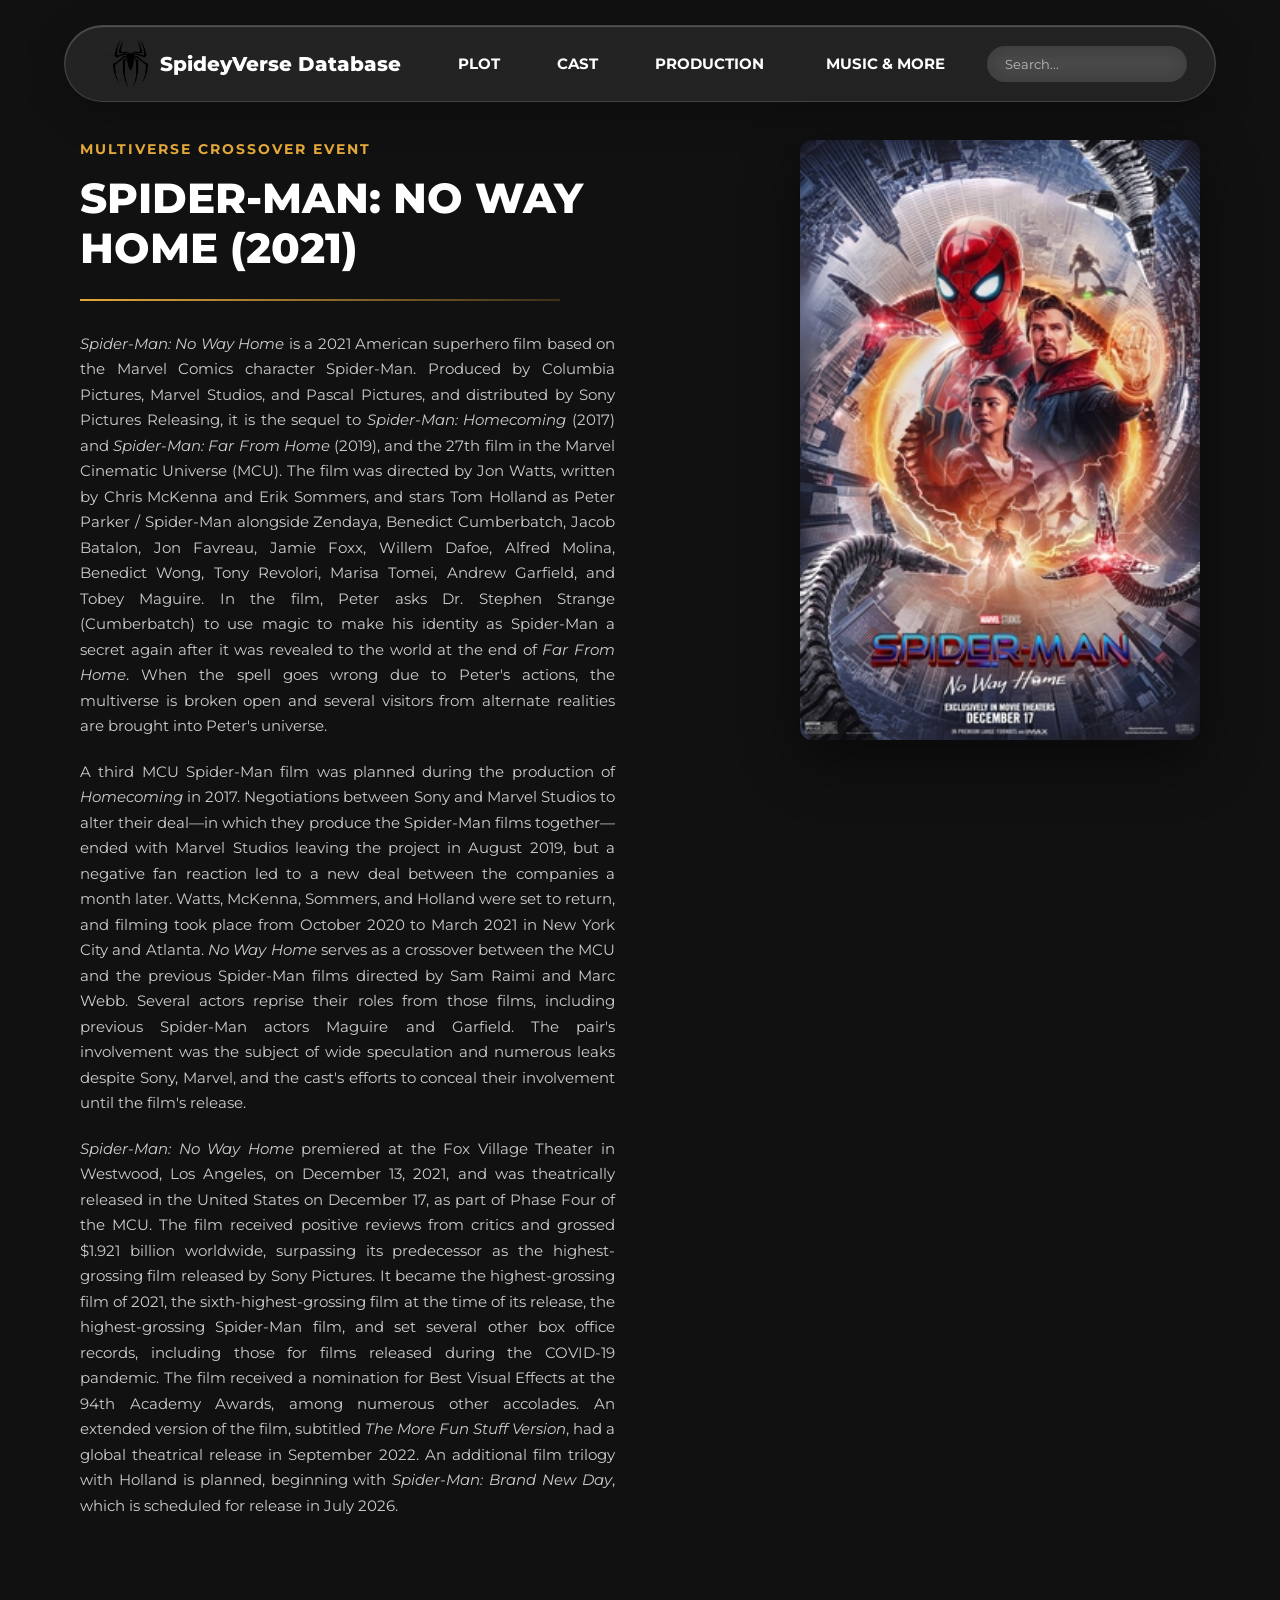
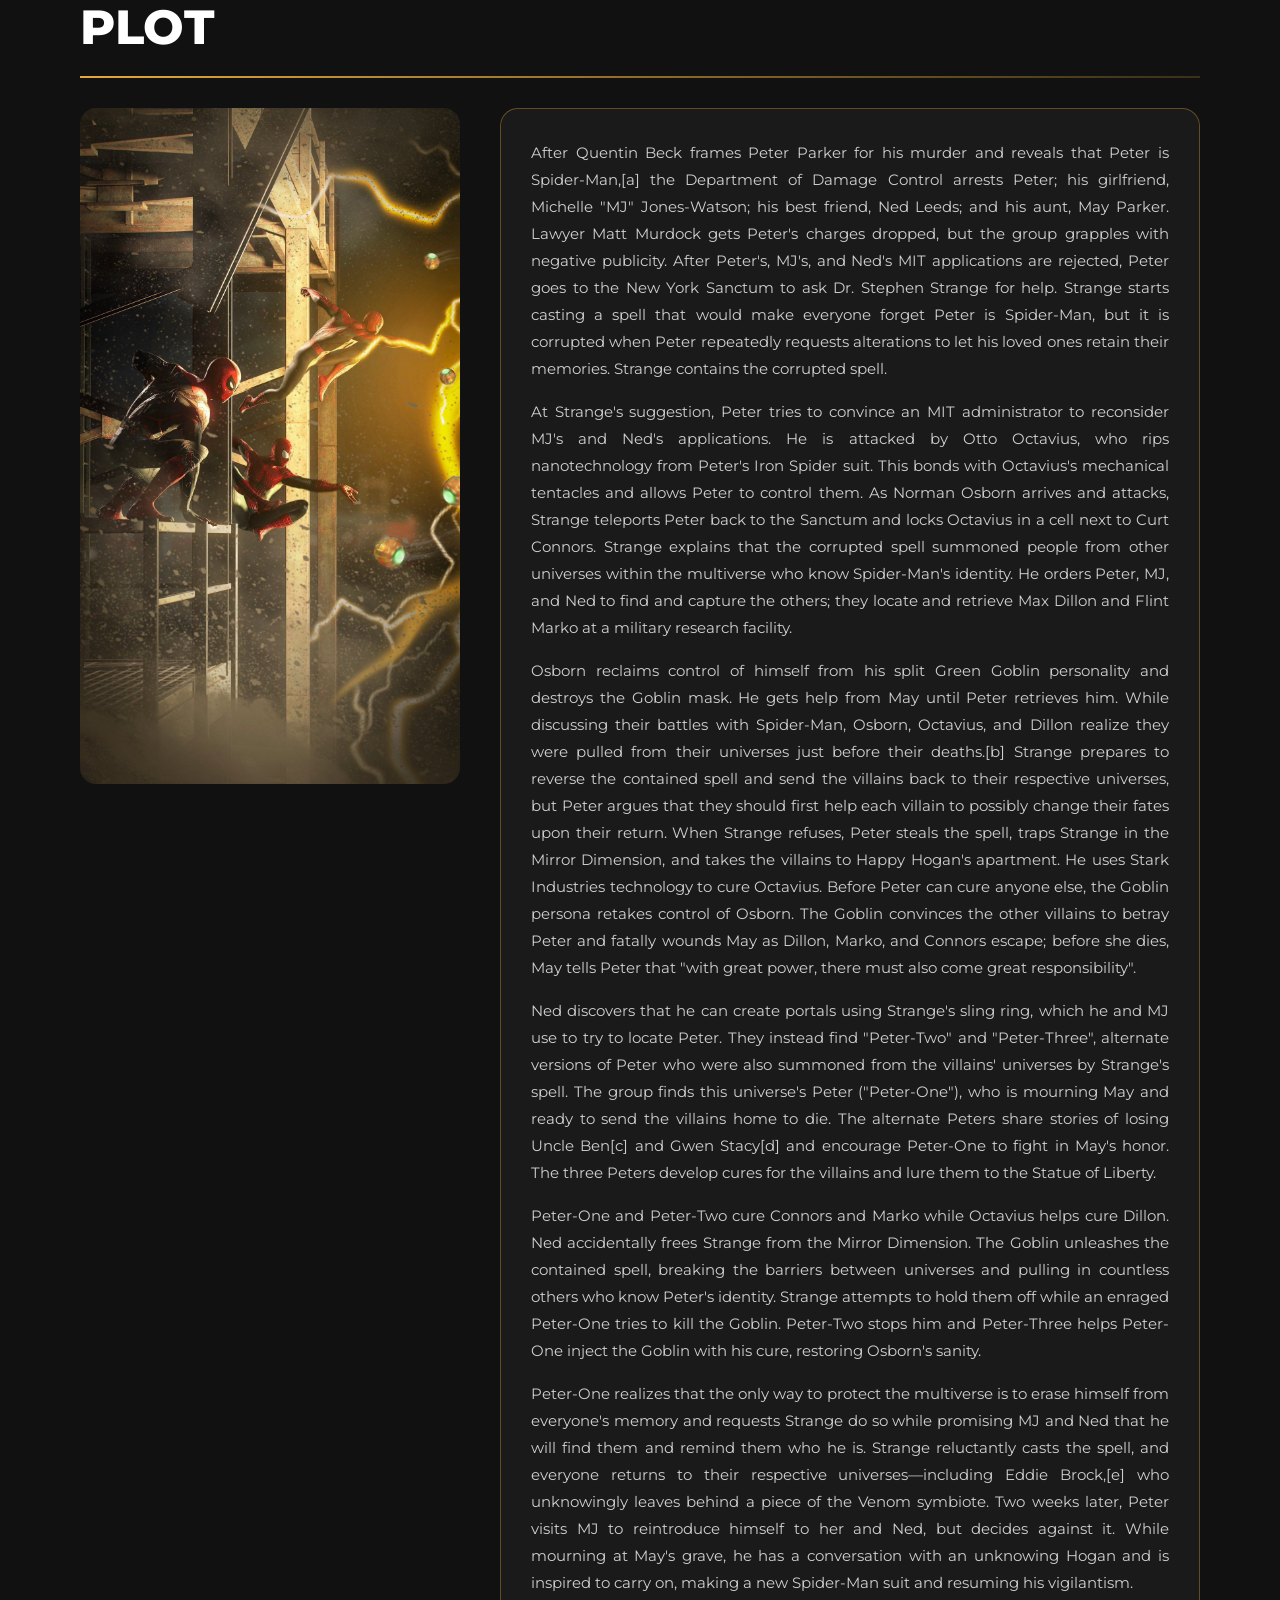
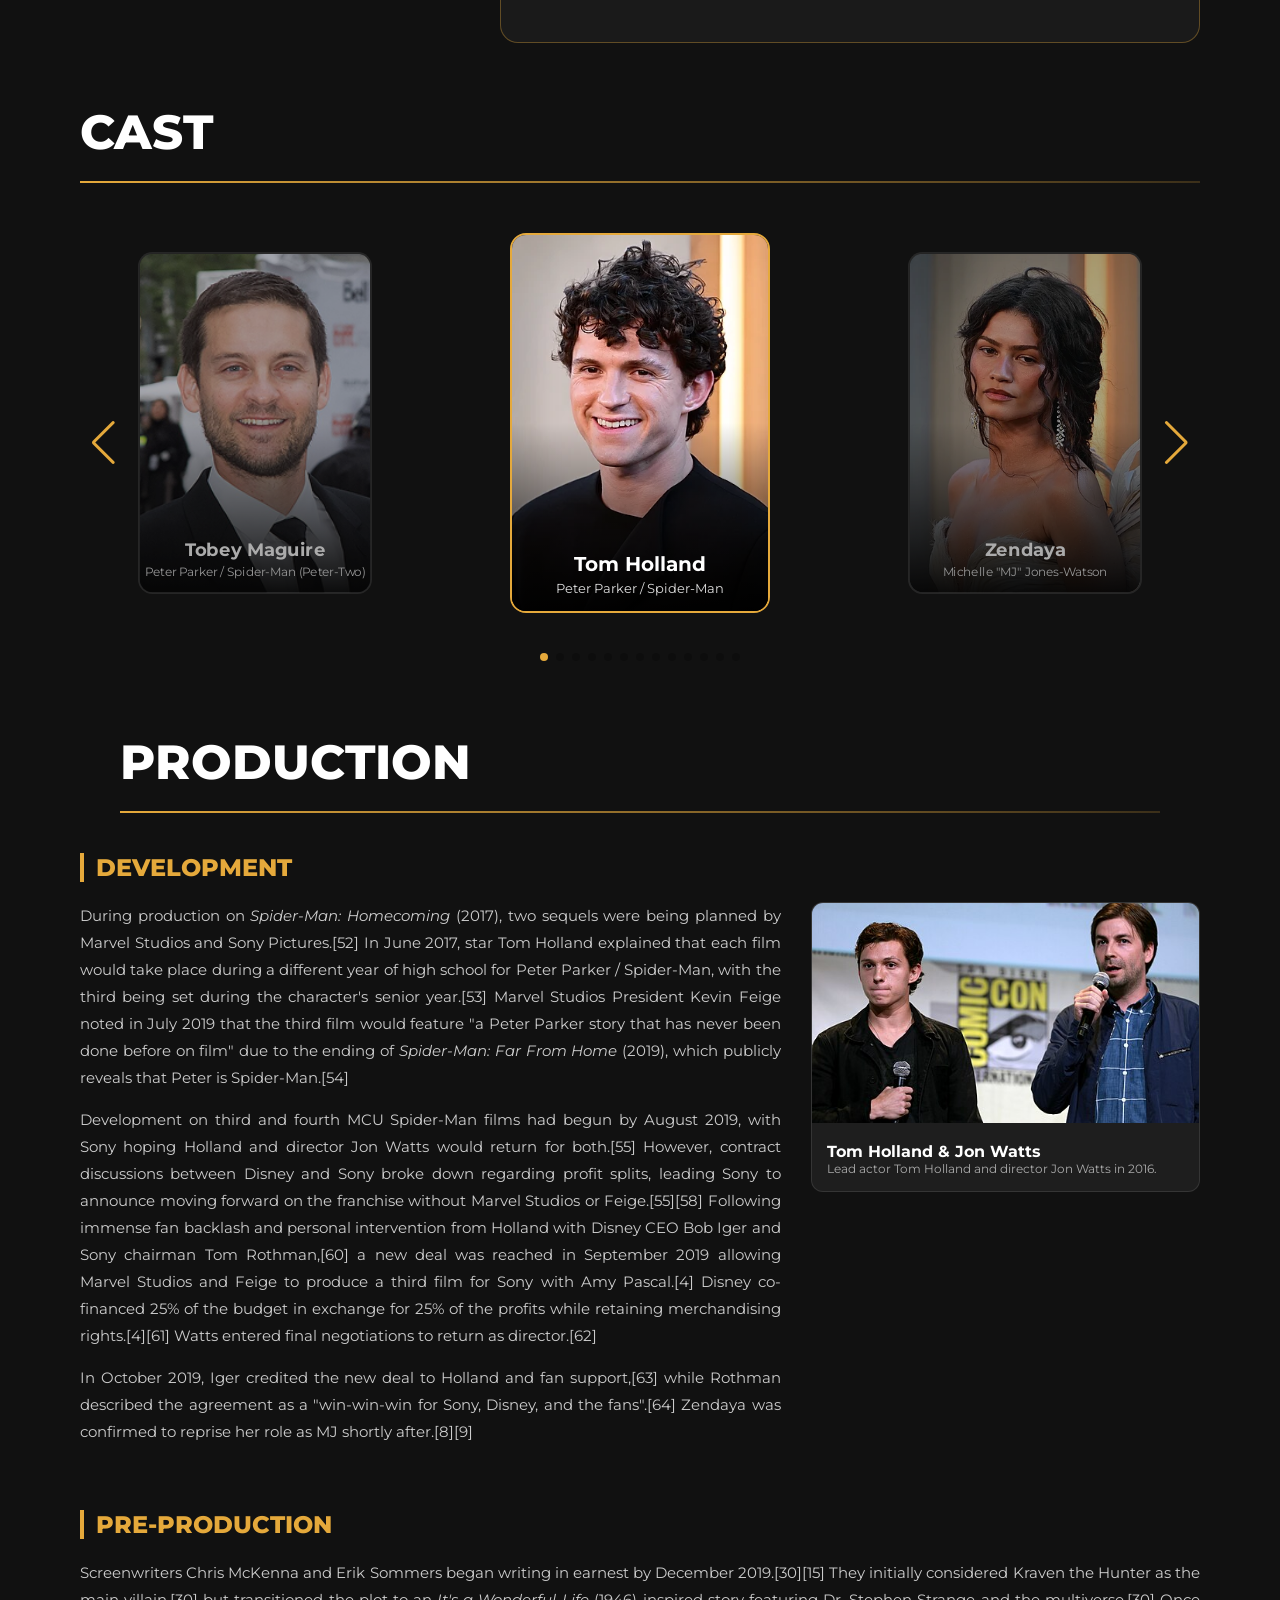
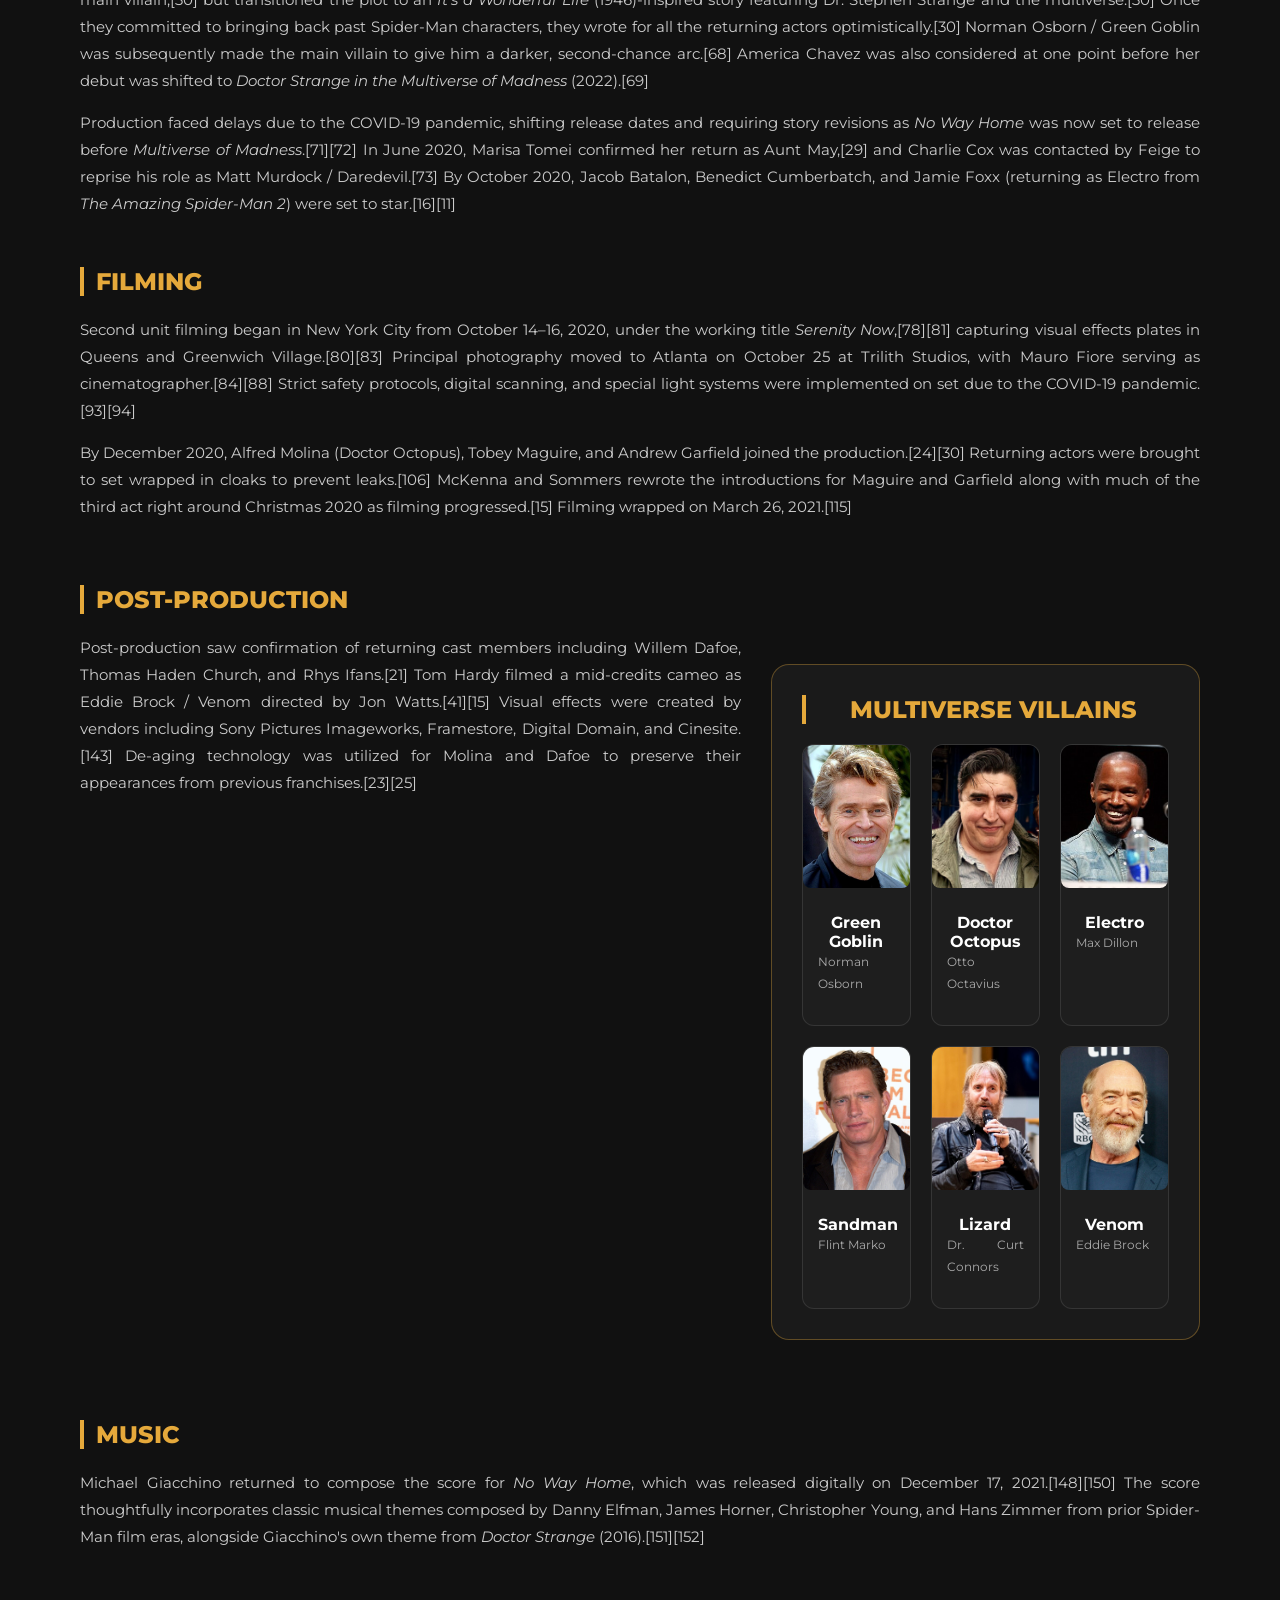
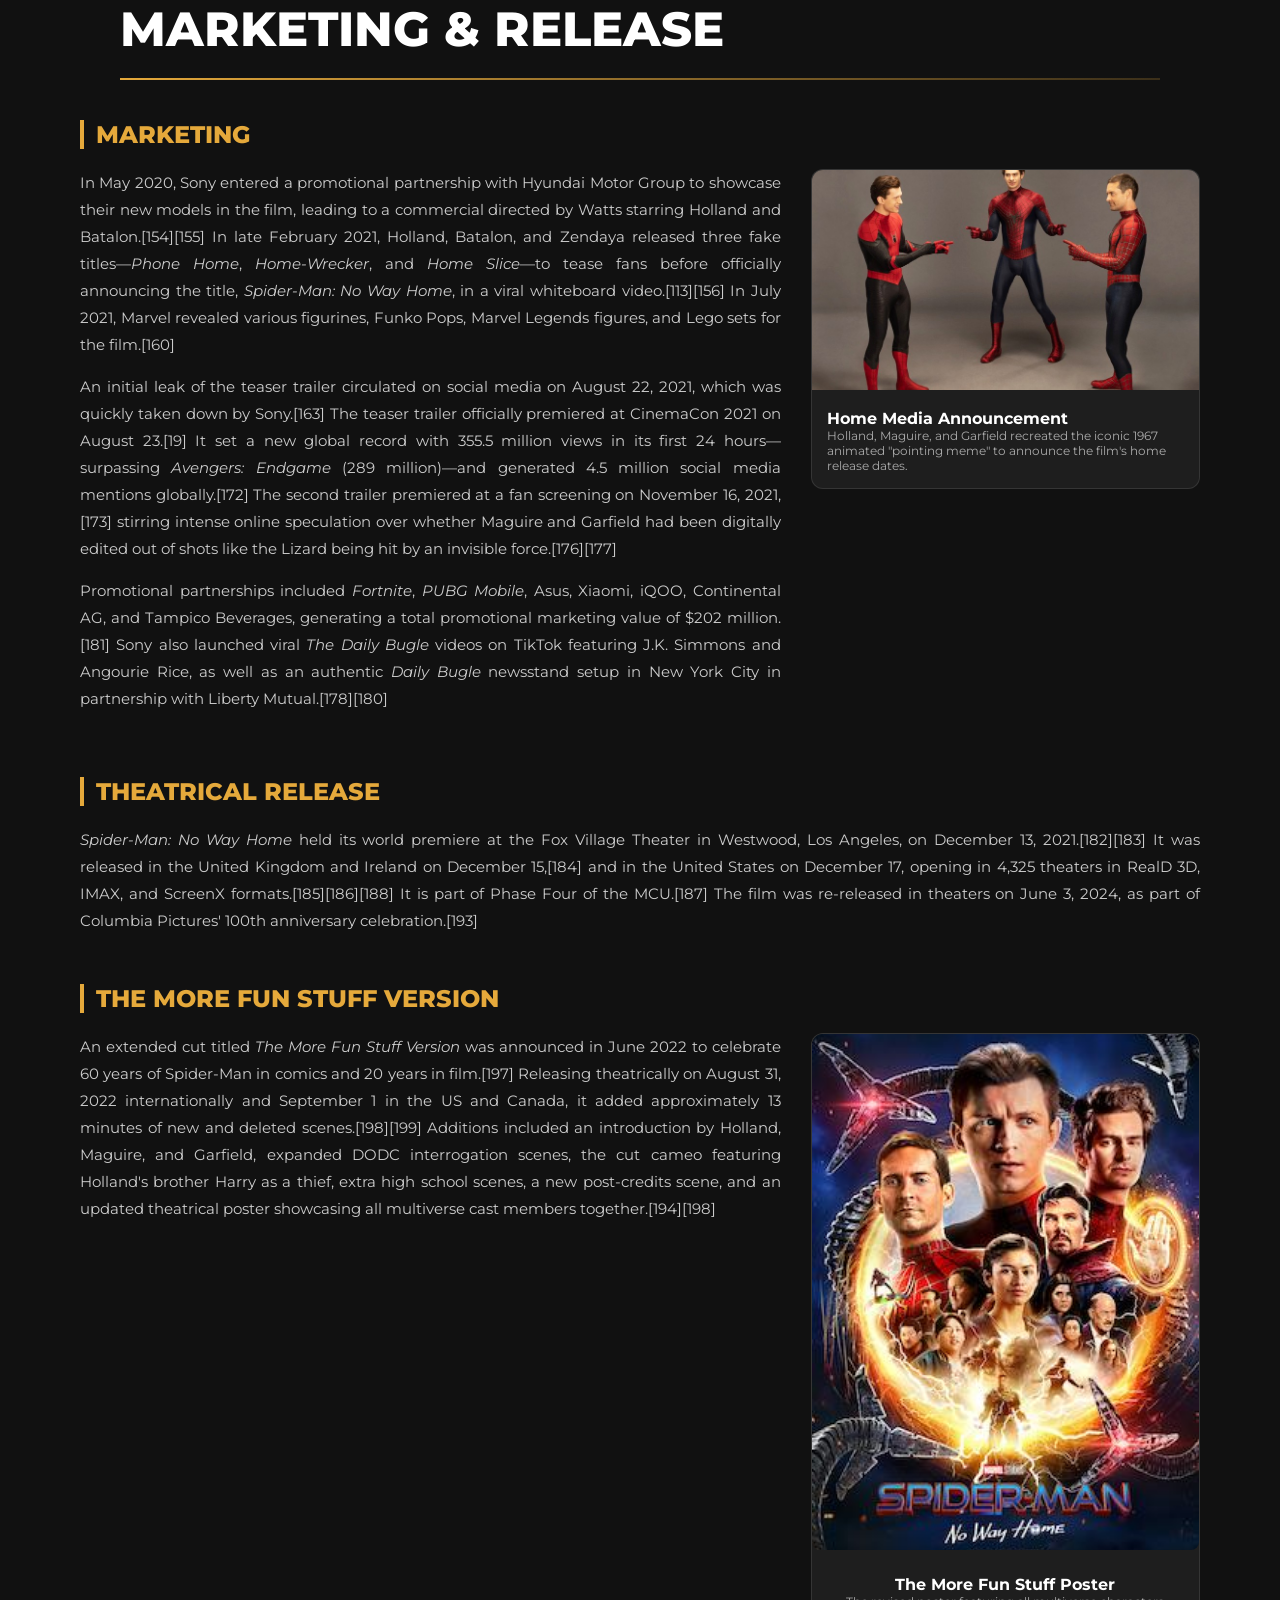
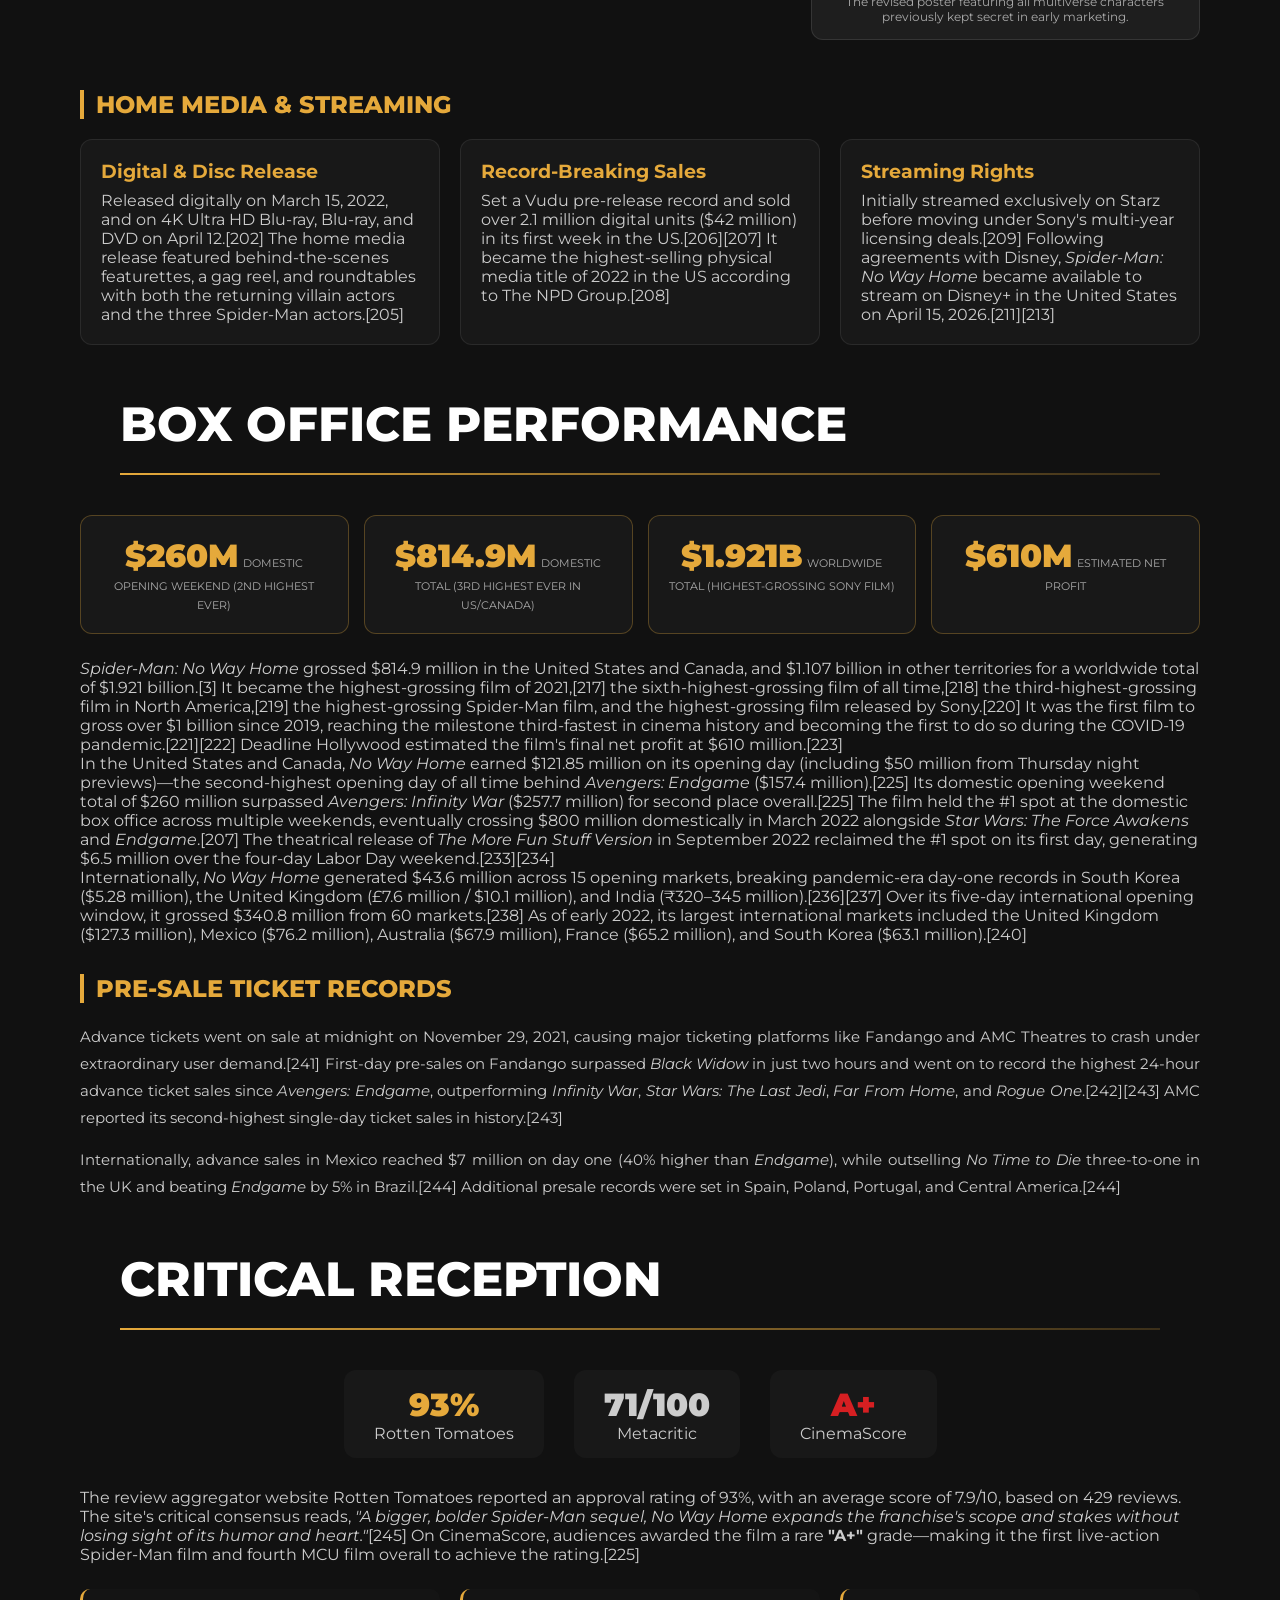
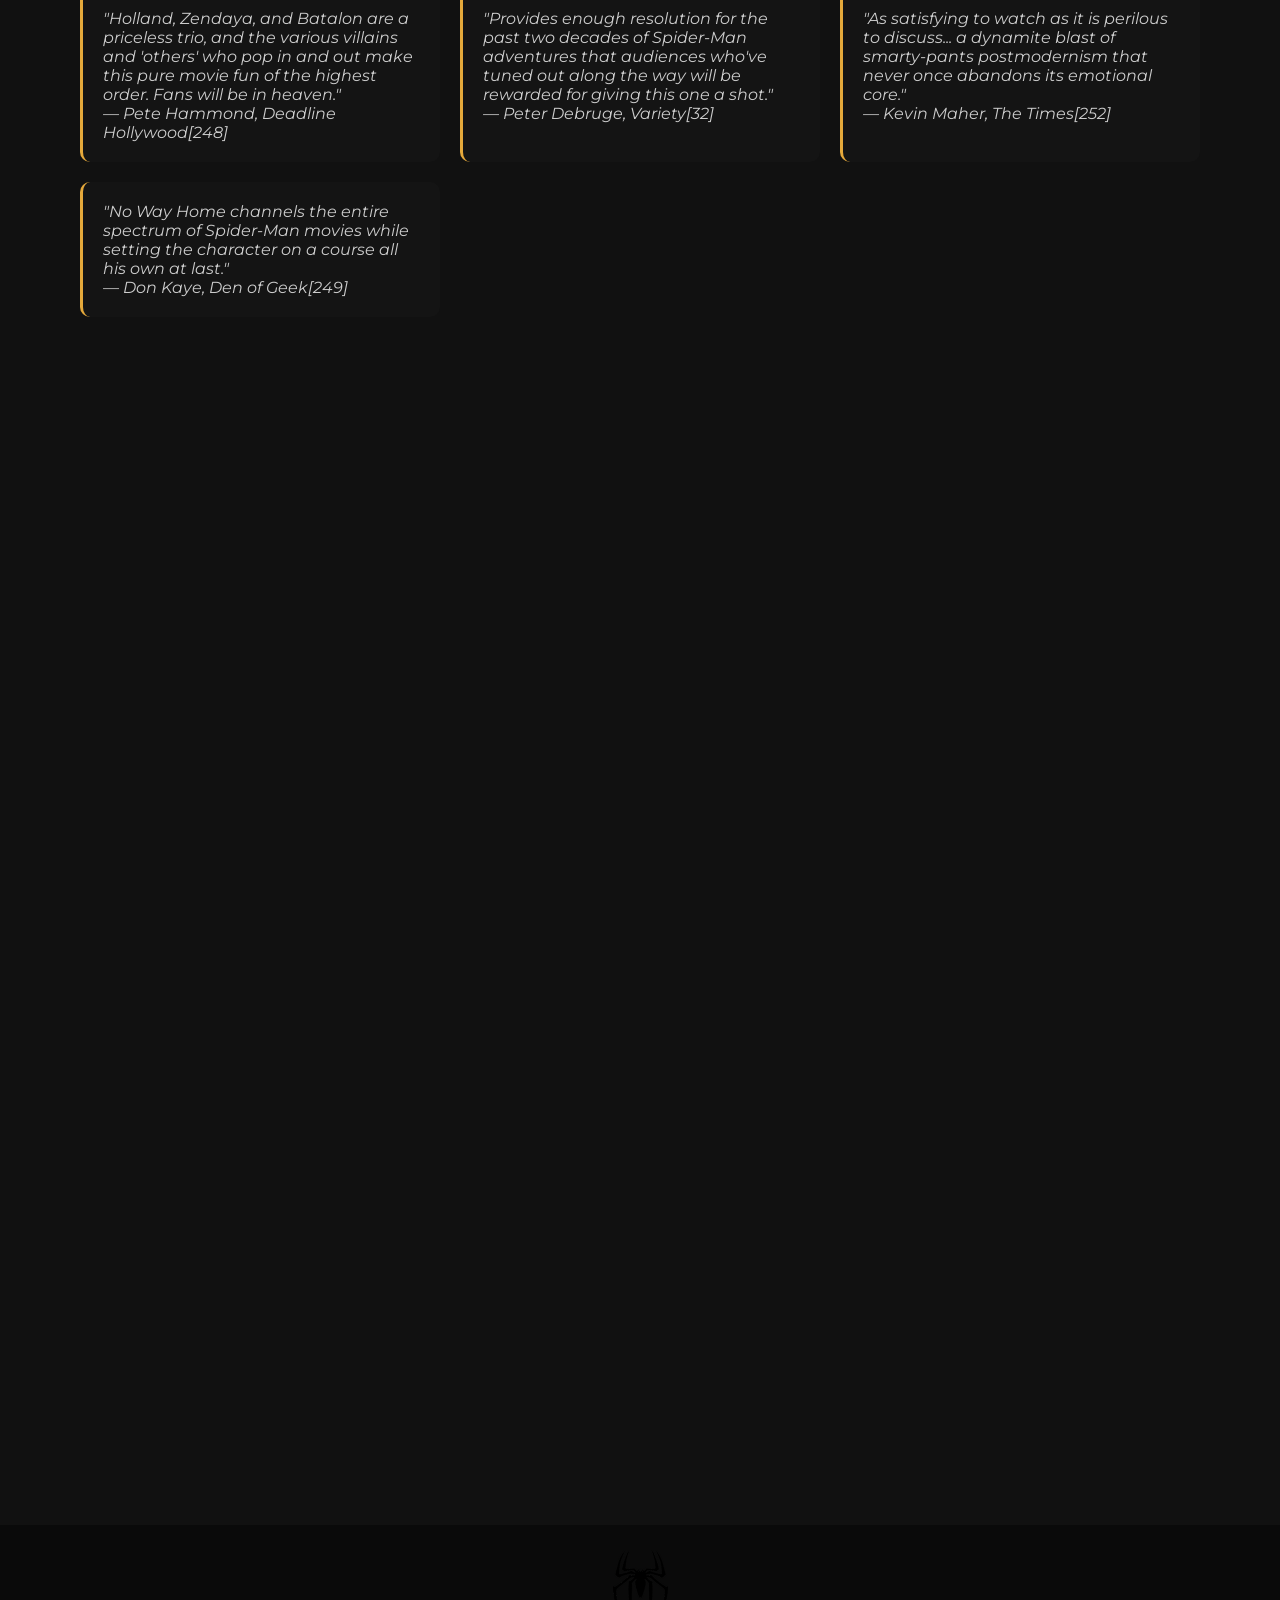
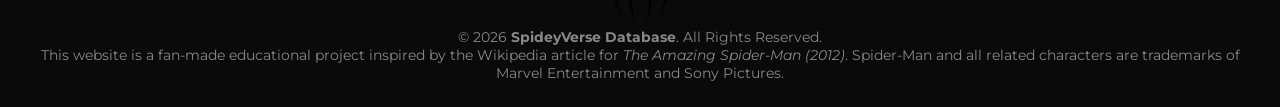
<file: SPIDEYVERSE WEB/nowayhome.html>
<!DOCTYPE html>
<html lang="en">
<head>
    <meta charset="UTF-8">
    <meta name="viewport" content="width=device-width, initial-scale=1.0">
    <title>SpideyVerse Database</title>

    <!-- Google Font -->
    <link href="https://fonts.googleapis.com/css2?family=Montserrat:wght@400;500;700;900&display=swap" rel="stylesheet">

    <!-- 1. SWIPER CSS -->
    <link rel="stylesheet" href="https://cdn.jsdelivr.net/npm/swiper@11/swiper-bundle.min.css" />

    <!-- 2. CSS Utama Korang -->
    <link rel="stylesheet" href="CSS/style.css">

    <!-- 3. JS Tambahan (jika ada) -->
    <script type="text/javascript" src="JS/search.js"></script>
    <script type="text/javascript" src="JS/entrance.js"></script>
</head>

<body>
	<header>

    <nav class="navbar">

        <!-- Logo -->
        <div class="logo-area">
			<a href="index.html">
            <img src="IMG/logo.png" alt="Logo">
            <h2>SpideyVerse Database</h2>
			</a>
        </div>

        <ul class="nav-links">
            <li><a href="#plot">PLOT</a></li>
            <li><a href="#cast">CAST</a></li>
            
            <li class="dropdown">
                <a href="#production">PRODUCTION <i class="fas fa-chevron-down" style="font-size: 11px; margin-left: 5px;"></i></a>
                <ul class="dropdown-menu">
					<li><a href="#development">Development</a></li>
                    <li><a href="#pre-production">Pre-Production</a></li>
                    <li><a href="#filming">Filming</a></li>
                    <li><a href="#post-production">Post-Production</a></li>
                </ul>
            </li>

            <li class="dropdown">
                <a href="#music">MUSIC & MORE <i class="fas fa-chevron-down" style="font-size: 11px; margin-left: 5px;"></i></a>
                <ul class="dropdown-menu">
                    <li><a href="#release">Marketing & Release</a></li>
					<li><a href="#theatrical">Theatrical Release</a></li>
					<li><a href="#extended-cut">The More Fun Stuff</a></li>
					<li><a href="#homemedia">Home Media & Streaming</a></li>
                    <li><a href="#boxoffice">Box Office Performance</a></li>
                    <li><a href="#reception">Critical Reception</a></li>
                    <li><a href="#accolades">Major Accolades</a></li>
                </ul>
            </li>
        </ul>

        <!-- Search Box -->
        <div class="search-box">
            <input type="text" id="searchInput" placeholder="Search...">
        </div>

    </nav>
</header>
       
	<!-- HERO CONTENT LAYER -->
    <main class="hero-container">
        <div class="hero-content">
            <p class="sub-title">Multiverse Crossover Event</p>
            <h1 class="main-title">SPIDER-MAN: NO WAY HOME (2021)</h1>
            <div class="divider"></div>
            <p class="description">
                <em>Spider-Man: No Way Home</em> is a 2021 American superhero film based on the Marvel Comics character Spider-Man. Produced by Columbia Pictures, Marvel Studios, and Pascal Pictures, and distributed by Sony Pictures Releasing, it is the sequel to <em>Spider-Man: Homecoming</em> (2017) and <em>Spider-Man: Far From Home</em> (2019), and the 27th film in the Marvel Cinematic Universe (MCU). The film was directed by Jon Watts, written by Chris McKenna and Erik Sommers, and stars Tom Holland as Peter Parker / Spider-Man alongside Zendaya, Benedict Cumberbatch, Jacob Batalon, Jon Favreau, Jamie Foxx, Willem Dafoe, Alfred Molina, Benedict Wong, Tony Revolori, Marisa Tomei, Andrew Garfield, and Tobey Maguire. In the film, Peter asks Dr. Stephen Strange (Cumberbatch) to use magic to make his identity as Spider-Man a secret again after it was revealed to the world at the end of <em>Far From Home</em>. When the spell goes wrong due to Peter's actions, the multiverse is broken open and several visitors from alternate realities are brought into Peter's universe.
            </p>
            <p class="description">
                A third MCU Spider-Man film was planned during the production of <em>Homecoming</em> in 2017. Negotiations between Sony and Marvel Studios to alter their deal—in which they produce the Spider-Man films together—ended with Marvel Studios leaving the project in August 2019, but a negative fan reaction led to a new deal between the companies a month later. Watts, McKenna, Sommers, and Holland were set to return, and filming took place from October 2020 to March 2021 in New York City and Atlanta. <em>No Way Home</em> serves as a crossover between the MCU and the previous Spider-Man films directed by Sam Raimi and Marc Webb. Several actors reprise their roles from those films, including previous Spider-Man actors Maguire and Garfield. The pair's involvement was the subject of wide speculation and numerous leaks despite Sony, Marvel, and the cast's efforts to conceal their involvement until the film's release.
            </p>
            <p class="description">
                <em>Spider-Man: No Way Home</em> premiered at the Fox Village Theater in Westwood, Los Angeles, on December 13, 2021, and was theatrically released in the United States on December 17, as part of Phase Four of the MCU. The film received positive reviews from critics and grossed $1.921 billion worldwide, surpassing its predecessor as the highest-grossing film released by Sony Pictures. It became the highest-grossing film of 2021, the sixth-highest-grossing film at the time of its release, the highest-grossing Spider-Man film, and set several other box office records, including those for films released during the COVID-19 pandemic. The film received a nomination for Best Visual Effects at the 94th Academy Awards, among numerous other accolades. An extended version of the film, subtitled <em>The More Fun Stuff Version</em>, had a global theatrical release in September 2022. An additional film trilogy with Holland is planned, beginning with <em>Spider-Man: Brand New Day</em>, which is scheduled for release in July 2026.
            </p>
        </div>
        
        <div class="posters">
            <img src="IMG/Spider-Man_No_Way_Home_poster.jpg" alt="Spider-Man: No Way Home Poster">
        </div>
    </main>
	
    <!-- PLOT SECTION -->
    <div id="plot" class="subheader">
        <h2 class="section-title-large">PLOT</h2>
        <div class="yellow-divider-long"></div>
		
        <div class="production-content">
            <!-- IMAGE -->
            <div class="production-image">
                <img src="IMG/ecbc7d227572fea840272b5dc88a5b04.jpg" alt="Spider-Man: No Way Home Plot Scene">
            </div>

            <!-- INFO -->
            <div class="production-box">
                <p>After Quentin Beck frames Peter Parker for his murder and reveals that Peter is Spider-Man,[a] the Department of Damage Control arrests Peter; his girlfriend, Michelle "MJ" Jones-Watson; his best friend, Ned Leeds; and his aunt, May Parker. Lawyer Matt Murdock gets Peter's charges dropped, but the group grapples with negative publicity. After Peter's, MJ's, and Ned's MIT applications are rejected, Peter goes to the New York Sanctum to ask Dr. Stephen Strange for help. Strange starts casting a spell that would make everyone forget Peter is Spider-Man, but it is corrupted when Peter repeatedly requests alterations to let his loved ones retain their memories. Strange contains the corrupted spell.</p>
            
                <p>At Strange's suggestion, Peter tries to convince an MIT administrator to reconsider MJ's and Ned's applications. He is attacked by Otto Octavius, who rips nanotechnology from Peter's Iron Spider suit. This bonds with Octavius's mechanical tentacles and allows Peter to control them. As Norman Osborn arrives and attacks, Strange teleports Peter back to the Sanctum and locks Octavius in a cell next to Curt Connors. Strange explains that the corrupted spell summoned people from other universes within the multiverse who know Spider-Man's identity. He orders Peter, MJ, and Ned to find and capture the others; they locate and retrieve Max Dillon and Flint Marko at a military research facility.</p>
            
                <p>Osborn reclaims control of himself from his split Green Goblin personality and destroys the Goblin mask. He gets help from May until Peter retrieves him. While discussing their battles with Spider-Man, Osborn, Octavius, and Dillon realize they were pulled from their universes just before their deaths.[b] Strange prepares to reverse the contained spell and send the villains back to their respective universes, but Peter argues that they should first help each villain to possibly change their fates upon their return. When Strange refuses, Peter steals the spell, traps Strange in the Mirror Dimension, and takes the villains to Happy Hogan's apartment. He uses Stark Industries technology to cure Octavius. Before Peter can cure anyone else, the Goblin persona retakes control of Osborn. The Goblin convinces the other villains to betray Peter and fatally wounds May as Dillon, Marko, and Connors escape; before she dies, May tells Peter that "with great power, there must also come great responsibility".</p>
            
                <p>Ned discovers that he can create portals using Strange's sling ring, which he and MJ use to try to locate Peter. They instead find "Peter-Two" and "Peter-Three", alternate versions of Peter who were also summoned from the villains' universes by Strange's spell. The group finds this universe's Peter ("Peter-One"), who is mourning May and ready to send the villains home to die. The alternate Peters share stories of losing Uncle Ben[c] and Gwen Stacy[d] and encourage Peter-One to fight in May's honor. The three Peters develop cures for the villains and lure them to the Statue of Liberty.</p>

                <p>Peter-One and Peter-Two cure Connors and Marko while Octavius helps cure Dillon. Ned accidentally frees Strange from the Mirror Dimension. The Goblin unleashes the contained spell, breaking the barriers between universes and pulling in countless others who know Peter's identity. Strange attempts to hold them off while an enraged Peter-One tries to kill the Goblin. Peter-Two stops him and Peter-Three helps Peter-One inject the Goblin with his cure, restoring Osborn's sanity.</p>

                <p>Peter-One realizes that the only way to protect the multiverse is to erase himself from everyone's memory and requests Strange do so while promising MJ and Ned that he will find them and remind them who he is. Strange reluctantly casts the spell, and everyone returns to their respective universes—including Eddie Brock,[e] who unknowingly leaves behind a piece of the Venom symbiote. Two weeks later, Peter visits MJ to reintroduce himself to her and Ned, but decides against it. While mourning at May's grave, he has a conversation with an unknowing Hogan and is inspired to carry on, making a new Spider-Man suit and resuming his vigilantism.</p>
            </div>
        </div>
    </div>
	
	<!-- ==========================================
     CAST SECTION
========================================== -->
<section id="cast" class="cast-section">

    <h2 class="section-title-large">CAST</h2>

    <div class="yellow-divider-long"></div>

    <!-- Swiper Actor Slider -->
    <div class="swiper actorSwiper">

        <div class="swiper-wrapper">

            <!-- 1. Tom Holland -->
            <div class="swiper-slide">
                <div class="actor-card">
                    <img src="IMG/TomHolland-byPhilipRomano.jpg.webp" alt="Tom Holland">
                    <div class="overlay">
                        <h3>Tom Holland</h3>
                        <p>Peter Parker / Spider-Man</p>
                    </div>
                </div>
            </div>

            <!-- 2. Zendaya -->
            <div class="swiper-slide">
                <div class="actor-card">
                    <img src="IMG/Zendaya-byPhilipRomano.jpg.webp" alt="Zendaya">
                    <div class="overlay">
                        <h3>Zendaya</h3>
                        <p>Michelle "MJ" Jones-Watson</p>
                    </div>
                </div>
            </div>

            <!-- 3. Benedict Cumberbatch -->
            <div class="swiper-slide">
                <div class="actor-card">
                    <img src="IMG/Benedict_Cumberbatch-67555.jpg.webp" alt="Benedict Cumberbatch">
                    <div class="overlay">
                        <h3>Benedict Cumberbatch</h3>
                        <p>Dr. Stephen Strange</p>
                    </div>
                </div>
            </div>

            <!-- 4. Jacob Batalon -->
            <div class="swiper-slide">
                <div class="actor-card">
                    <img src="IMG/Jacob_Batalon_(28035642754)_(cropped).jpg" alt="Jacob Batalon">
                    <div class="overlay">
                        <h3>Jacob Batalon</h3>
                        <p>Ned Leeds</p>
                    </div>
                </div>
            </div>

            <!-- 5. Jon Favreau -->
            <div class="swiper-slide">
                <div class="actor-card">
                    <img src="IMG/Jon_Favreau_2016.jpeg" alt="Jon Favreau">
                    <div class="overlay">
                        <h3>Jon Favreau</h3>
                        <p>Happy Hogan</p>
                    </div>
                </div>
            </div>

            <!-- 6. Jamie Foxx -->
            <div class="swiper-slide">
                <div class="actor-card">
                    <img src="IMG/Jamie_Foxx_by_Gage_Skidmore.jpg" alt="Jamie Foxx">
                    <div class="overlay">
                        <h3>Jamie Foxx</h3>
                        <p>Max Dillon / Electro</p>
                    </div>
                </div>
            </div>

            <!-- 7. Willem Dafoe -->
            <div class="swiper-slide">
                <div class="actor-card">
                    <img src="IMG/Willem_Dafoe_Cannes_2019.jpg" alt="Willem Dafoe">
                    <div class="overlay">
                        <h3>Willem Dafoe</h3>
                        <p>Norman Osborn / Green Goblin</p>
                    </div>
                </div>
            </div>

            <!-- 8. Alfred Molina -->
            <div class="swiper-slide">
                <div class="actor-card">
                    <img src="IMG/Alfred_Molina_2021.jpg" alt="Alfred Molina">
                    <div class="overlay">
                        <h3>Alfred Molina</h3>
                        <p>Otto Octavius / Doctor Octopus</p>
                    </div>
                </div>
            </div>

            <!-- 9. Benedict Wong -->
            <div class="swiper-slide">
                <div class="actor-card">
                    <img src="IMG/Benedict_Wong_2023_by_Peter_Guenzel_02.jpg" alt="Benedict Wong">
                    <div class="overlay">
                        <h3>Benedict Wong</h3>
                        <p>Wong</p>
                    </div>
                </div>
            </div>

            <!-- 10. Tony Revolori -->
            <div class="swiper-slide">
                <div class="actor-card">
                    <img src="IMG/Tony_Revolori_by_Gage_Skidmore.jpg" alt="Tony Revolori">
                    <div class="overlay">
                        <h3>Tony Revolori</h3>
                        <p>Eugene "Flash" Thompson</p>
                    </div>
                </div>
            </div>

            <!-- 11. Marisa Tomei -->
            <div class="swiper-slide">
                <div class="actor-card">
                    <img src="IMG/Marisa_Tomei_Photo_Op_GalaxyCon_Raleigh_2024_(cropped).jpg.webp" alt="Marisa Tomei">
                    <div class="overlay">
                        <h3>Marisa Tomei</h3>
                        <p>May Parker</p>
                    </div>
                </div>
            </div>

            <!-- 12. Andrew Garfield -->
            <div class="swiper-slide">
                <div class="actor-card">
                    <img src="IMG/andrew.png" alt="Andrew Garfield">
                    <div class="overlay">
                        <h3>Andrew Garfield</h3>
                        <p>Peter Parker / Spider-Man (Peter-Three)</p>
                    </div>
                </div>
            </div>

            <!-- 13. Tobey Maguire -->
            <div class="swiper-slide">
                <div class="actor-card">
                    <img src="IMG/tobey.png" alt="Tobey Maguire">
                    <div class="overlay">
                        <h3>Tobey Maguire</h3>
                        <p>Peter Parker / Spider-Man (Peter-Two)</p>
                    </div>
                </div>
            </div>

        </div>

        <div class="swiper-button-prev"></div>

        <div class="swiper-button-next"></div>

        <div class="swiper-pagination"></div>

    </div>

</section>
	
	<!-- ==========================================
     PRODUCTION SECTION
========================================== -->
<section id="production" class="production-section">
    <div class="subheader">
        <h2 class="section-title-large">PRODUCTION</h2>
        <div class="yellow-divider-long"></div>
    </div>

    <!-- DEVELOPMENT -->
    <div id="development" class="prod-block">
        <h3 class="prod-subtitle">DEVELOPMENT</h3>
        
        <div class="prod-grid">
            <div class="prod-text">
                <p>During production on <em>Spider-Man: Homecoming</em> (2017), two sequels were being planned by Marvel Studios and Sony Pictures.[52] In June 2017, star Tom Holland explained that each film would take place during a different year of high school for Peter Parker / Spider-Man, with the third being set during the character's senior year.[53] Marvel Studios President Kevin Feige noted in July 2019 that the third film would feature "a Peter Parker story that has never been done before on film" due to the ending of <em>Spider-Man: Far From Home</em> (2019), which publicly reveals that Peter is Spider-Man.[54]</p>

                <p>Development on third and fourth MCU Spider-Man films had begun by August 2019, with Sony hoping Holland and director Jon Watts would return for both.[55] However, contract discussions between Disney and Sony broke down regarding profit splits, leading Sony to announce moving forward on the franchise without Marvel Studios or Feige.[55][58] Following immense fan backlash and personal intervention from Holland with Disney CEO Bob Iger and Sony chairman Tom Rothman,[60] a new deal was reached in September 2019 allowing Marvel Studios and Feige to produce a third film for Sony with Amy Pascal.[4] Disney co-financed 25% of the budget in exchange for 25% of the profits while retaining merchandising rights.[4][61] Watts entered final negotiations to return as director.[62]</p>

                <p>In October 2019, Iger credited the new deal to Holland and fan support,[63] while Rothman described the agreement as a "win-win-win for Sony, Disney, and the fans".[64] Zendaya was confirmed to reprise her role as MJ shortly after.[8][9]</p>
            </div>

            <div class="prod-media">
                <div class="prod-card-img">
                    <img src="IMG/Tom_Holland_&_Jon_Watts_(28620388656).jpg" alt="Tom Holland and Jon Watts">
                    <div class="img-caption">
                        <h4>Tom Holland & Jon Watts</h4>
                        <p>Lead actor Tom Holland and director Jon Watts in 2016.</p>
                    </div>
                </div>
            </div>
        </div>
    </div>

    <!-- PRE-PRODUCTION -->
    <div id="pre-production" class="prod-block">
        <h3 class="prod-subtitle">PRE-PRODUCTION</h3>
        
        <div class="prod-text">
            <p>Screenwriters Chris McKenna and Erik Sommers began writing in earnest by December 2019.[30][15] They initially considered Kraven the Hunter as the main villain,[30] but transitioned the plot to an <em>It's a Wonderful Life</em> (1946)-inspired story featuring Dr. Stephen Strange and the multiverse.[30] Once they committed to bringing back past Spider-Man characters, they wrote for all the returning actors optimistically.[30] Norman Osborn / Green Goblin was subsequently made the main villain to give him a darker, second-chance arc.[68] America Chavez was also considered at one point before her debut was shifted to <em>Doctor Strange in the Multiverse of Madness</em> (2022).[69]</p>

            <p>Production faced delays due to the COVID-19 pandemic, shifting release dates and requiring story revisions as <em>No Way Home</em> was now set to release before <em>Multiverse of Madness</em>.[71][72] In June 2020, Marisa Tomei confirmed her return as Aunt May,[29] and Charlie Cox was contacted by Feige to reprise his role as Matt Murdock / Daredevil.[73] By October 2020, Jacob Batalon, Benedict Cumberbatch, and Jamie Foxx (returning as Electro from <em>The Amazing Spider-Man 2</em>) were set to star.[16][11]</p>
        </div>
    </div>

    <!-- FILMING -->
    <div id="filming" class="prod-block">
        <h3 class="prod-subtitle">FILMING</h3>
        
        <div class="prod-grid">
            <div class="prod-text">
                <p>Second unit filming began in New York City from October 14–16, 2020, under the working title <em>Serenity Now</em>,[78][81] capturing visual effects plates in Queens and Greenwich Village.[80][83] Principal photography moved to Atlanta on October 25 at Trilith Studios, with Mauro Fiore serving as cinematographer.[84][88] Strict safety protocols, digital scanning, and special light systems were implemented on set due to the COVID-19 pandemic.[93][94]</p>

                <p>By December 2020, Alfred Molina (Doctor Octopus), Tobey Maguire, and Andrew Garfield joined the production.[24][30] Returning actors were brought to set wrapped in cloaks to prevent leaks.[106] McKenna and Sommers rewrote the introductions for Maguire and Garfield along with much of the third act right around Christmas 2020 as filming progressed.[15] Filming wrapped on March 26, 2021.[115]</p>
            </div>
        </div>
    </div>

    <!-- POST-PRODUCTION -->
    <div id="post-production" class="prod-block">
        <h3 class="prod-subtitle">POST-PRODUCTION</h3>
        <div class="prod-grid">
        <div class="prod-text">
            <p>Post-production saw confirmation of returning cast members including Willem Dafoe, Thomas Haden Church, and Rhys Ifans.[21] Tom Hardy filmed a mid-credits cameo as Eddie Brock / Venom directed by Jon Watts.[41][15] Visual effects were created by vendors including Sony Pictures Imageworks, Framestore, Digital Domain, and Cinesite.[143] De-aging technology was utilized for Molina and Dafoe to preserve their appearances from previous franchises.[23][25]</p>
        </div>
		<!-- Multiverse Villains Grid (6 Portraits - 3x3 Grid Layout) -->
<div class="production-box" style="margin-top: 30px; margin-bottom: 30px;">
    <h3 class="prod-subtitle" style="text-align: center; margin-bottom: 20px;">MULTIVERSE VILLAINS</h3>
    
    <div style="display: grid; grid-template-columns: repeat(3, 1fr); gap: 20px;">
        
        <!-- 1. Green Goblin -->
        <div class="prod-card-img">
            <div style="aspect-ratio: 3 / 4; width: 100%; overflow: hidden; border-radius: 8px;">
                <img src="IMG/Willem_Dafoe_Cannes_2019.jpg" alt="Norman Osborn / Green Goblin" style="width: 100%; height: 100%; object-fit: cover;">
            </div>
            <div class="img-caption" style="margin-top: 10px; text-align: center;">
                <h4>Green Goblin</h4>
                <p>Norman Osborn</p>
            </div>
        </div>

        <!-- 2. Doctor Octopus -->
        <div class="prod-card-img">
            <div style="aspect-ratio: 3 / 4; width: 100%; overflow: hidden; border-radius: 8px;">
                <img src="IMG/Alfred_Molina_2021.jpg" alt="Otto Octavius / Doctor Octopus" style="width: 100%; height: 100%; object-fit: cover;">
            </div>
            <div class="img-caption" style="margin-top: 10px; text-align: center;">
                <h4>Doctor Octopus</h4>
                <p>Otto Octavius</p>
            </div>
        </div>

        <!-- 3. Electro -->
        <div class="prod-card-img">
            <div style="aspect-ratio: 3 / 4; width: 100%; overflow: hidden; border-radius: 8px;">
                <img src="IMG/Jamie_Foxx_by_Gage_Skidmore.jpg" alt="Max Dillon / Electro" style="width: 100%; height: 100%; object-fit: cover;">
            </div>
            <div class="img-caption" style="margin-top: 10px; text-align: center;">
                <h4>Electro</h4>
                <p>Max Dillon</p>
            </div>
        </div>

        <!-- 4. Sandman -->
        <div class="prod-card-img">
            <div style="aspect-ratio: 3 / 4; width: 100%; overflow: hidden; border-radius: 8px;">
                <img src="IMG/500px-Thomas_Haden_Church_at_the_2009_Tribeca_Film_Festival (1).jpg" alt="Flint Marko / Sandman" style="width: 100%; height: 100%; object-fit: cover;">
            </div>
            <div class="img-caption" style="margin-top: 10px; text-align: center;">
                <h4>Sandman</h4>
                <p>Flint Marko</p>
            </div>
        </div>

        <!-- 5. Lizard -->
        <div class="prod-card-img">
            <div style="aspect-ratio: 3 / 4; width: 100%; overflow: hidden; border-radius: 8px;">
                <img src="IMG/Rhys_Ifans_(53290048890)_(cropped).jpg" alt="Curt Connors / Lizard" style="width: 100%; height: 100%; object-fit: cover;">
            </div>
            <div class="img-caption" style="margin-top: 10px; text-align: center;">
                <h4>Lizard</h4>
                <p>Dr. Curt Connors</p>
            </div>
        </div>

        <!-- 6. Venom -->
        <div class="prod-card-img">
            <div style="aspect-ratio: 3 / 4; width: 100%; overflow: hidden; border-radius: 8px;">
                <img src="IMG/JK_Simmons_at_the_2024_Toronto_International_Film_Festival_(cropped).jpg.webp" alt="Eddie Brock / Venom" style="width: 100%; height: 100%; object-fit: cover;">
            </div>
            <div class="img-caption" style="margin-top: 10px; text-align: center;">
                <h4>Venom</h4>
                <p>Eddie Brock</p>
            </div>
        </div>

    </div>
</div>
    </div>
		</div>

    <!-- MUSIC -->
    <div id="music" class="prod-block">
        <h3 class="prod-subtitle">MUSIC</h3>
        
        <div class="prod-text">
            <p>Michael Giacchino returned to compose the score for <em>No Way Home</em>, which was released digitally on December 17, 2021.[148][150] The score thoughtfully incorporates classic musical themes composed by Danny Elfman, James Horner, Christopher Young, and Hans Zimmer from prior Spider-Man film eras, alongside Giacchino's own theme from <em>Doctor Strange</em> (2016).[151][152]</p>
        </div>
    </div>
</section>
	<!-- ==========================================
     MARKETING & RELEASE SECTION
========================================== -->
<section id="release" class="info-section">
    <div class="subheader">
        <h2 class="section-title-large">MARKETING & RELEASE</h2>
        <div class="yellow-divider-long"></div>
    </div>

    <!-- MARKETING -->
    <div id="marketing" class="prod-block">
        <h3 class="prod-subtitle">MARKETING</h3>
        
        <div class="prod-grid">
            <div class="prod-text">
                <p>In May 2020, Sony entered a promotional partnership with Hyundai Motor Group to showcase their new models in the film, leading to a commercial directed by Watts starring Holland and Batalon.[154][155] In late February 2021, Holland, Batalon, and Zendaya released three fake titles—<em>Phone Home</em>, <em>Home-Wrecker</em>, and <em>Home Slice</em>—to tease fans before officially announcing the title, <em>Spider-Man: No Way Home</em>, in a viral whiteboard video.[113][156] In July 2021, Marvel revealed various figurines, Funko Pops, Marvel Legends figures, and Lego sets for the film.[160]</p>

                <p>An initial leak of the teaser trailer circulated on social media on August 22, 2021, which was quickly taken down by Sony.[163] The teaser trailer officially premiered at CinemaCon 2021 on August 23.[19] It set a new global record with 355.5 million views in its first 24 hours—surpassing <em>Avengers: Endgame</em> (289 million)—and generated 4.5 million social media mentions globally.[172] The second trailer premiered at a fan screening on November 16, 2021,[173] stirring intense online speculation over whether Maguire and Garfield had been digitally edited out of shots like the Lizard being hit by an invisible force.[176][177]</p>

                <p>Promotional partnerships included <em>Fortnite</em>, <em>PUBG Mobile</em>, Asus, Xiaomi, iQOO, Continental AG, and Tampico Beverages, generating a total promotional marketing value of $202 million.[181] Sony also launched viral <em>The Daily Bugle</em> videos on TikTok featuring J.K. Simmons and Angourie Rice, as well as an authentic <em>Daily Bugle</em> newsstand setup in New York City in partnership with Liberty Mutual.[178][180]</p>
            </div>

            <div class="prod-media">
                <div class="prod-card-img">
                    <img src="IMG/20220224_spiderman_twitter.jpg" alt="Spider-Man Pointing Meme Promo">
                    <div class="img-caption">
                        <h4>Home Media Announcement</h4>
                        <p>Holland, Maguire, and Garfield recreated the iconic 1967 animated "pointing meme" to announce the film's home release dates.</p>
                    </div>
                </div>
            </div>
        </div>
    </div>

    <!-- THEATRICAL RELEASE -->
    <div id="theatrical" class="prod-block">
        <h3 class="prod-subtitle">THEATRICAL RELEASE</h3>
        
        <div class="prod-text">
            <p><em>Spider-Man: No Way Home</em> held its world premiere at the Fox Village Theater in Westwood, Los Angeles, on December 13, 2021.[182][183] It was released in the United Kingdom and Ireland on December 15,[184] and in the United States on December 17, opening in 4,325 theaters in RealD 3D, IMAX, and ScreenX formats.[185][186][188] It is part of Phase Four of the MCU.[187] The film was re-released in theaters on June 3, 2024, as part of Columbia Pictures' 100th anniversary celebration.[193]</p>
        </div>
    </div>

    <!-- THE MORE FUN STUFF VERSION -->
    <div id="extended-cut" class="prod-block">
        <h3 class="prod-subtitle">THE MORE FUN STUFF VERSION</h3>
        
        <div class="prod-grid">
            <div class="prod-text">
                <p>An extended cut titled <em>The More Fun Stuff Version</em> was announced in June 2022 to celebrate 60 years of Spider-Man in comics and 20 years in film.[197] Releasing theatrically on August 31, 2022 internationally and September 1 in the US and Canada, it added approximately 13 minutes of new and deleted scenes.[198][199] Additions included an introduction by Holland, Maguire, and Garfield, expanded DODC interrogation scenes, the cut cameo featuring Holland's brother Harry as a thief, extra high school scenes, a new post-credits scene, and an updated theatrical poster showcasing all multiverse cast members together.[194][198]</p>
            </div>

            <div class="prod-media">
                <div class="prod-card-img">
                    <div style="aspect-ratio: 3 / 4; width: 100%; overflow: hidden; border-radius: 8px;">
                        <img src="IMG/Spider-Man_No_Way_Home_–_The_More_Fun_Stuff_Version_poster.jpeg" alt="The More Fun Stuff Version Poster" style="width: 100%; height: 100%; object-fit: cover;">
                    </div>
                    <div class="img-caption" style="margin-top: 10px; text-align: center;">
                        <h4>The More Fun Stuff Poster</h4>
                        <p>The revised poster featuring all multiverse characters previously kept secret in early marketing.</p>
                    </div>
                </div>
            </div>
        </div>
    </div>

    <!-- HOME MEDIA -->
    <div id="homemedia" class="prod-block">
        <h3 class="prod-subtitle">HOME MEDIA & STREAMING</h3>
        
        <div class="media-grid">
            <div class="media-card">
                <h3>Digital & Disc Release</h3>
                <p>Released digitally on March 15, 2022, and on 4K Ultra HD Blu-ray, Blu-ray, and DVD on April 12.[202] The home media release featured behind-the-scenes featurettes, a gag reel, and roundtables with both the returning villain actors and the three Spider-Man actors.[205]</p>
            </div>
            <div class="media-card">
                <h3>Record-Breaking Sales</h3>
                <p>Set a Vudu pre-release record and sold over 2.1 million digital units ($42 million) in its first week in the US.[206][207] It became the highest-selling physical media title of 2022 in the US according to The NPD Group.[208]</p>
            </div>
            <div class="media-card">
                <h3>Streaming Rights</h3>
                <p>Initially streamed exclusively on Starz before moving under Sony's multi-year licensing deals.[209] Following agreements with Disney, <em>Spider-Man: No Way Home</em> became available to stream on Disney+ in the United States on April 15, 2026.[211][213]</p>
            </div>
        </div>
    </div>
</section>

<!-- ==========================================
     BOX OFFICE SECTION
========================================== -->
<section id="boxoffice" class="info-section">
    <div class="subheader">
        <h2 class="section-title-large">BOX OFFICE PERFORMANCE</h2>
        <div class="yellow-divider-long"></div>
    </div>

    <!-- Stat Badges Grid -->
    <div class="stats-grid">
        <div class="stat-card">
            <span class="stat-number">$260M</span>
            <span class="stat-label">Domestic Opening Weekend (2nd Highest Ever)</span>
        </div>
        <div class="stat-card">
            <span class="stat-number">$814.9M</span>
            <span class="stat-label">Domestic Total (3rd Highest Ever in US/Canada)</span>
        </div>
        <div class="stat-card">
            <span class="stat-number">$1.921B</span>
            <span class="stat-label">Worldwide Total (Highest-Grossing Sony Film)</span>
        </div>
        <div class="stat-card">
            <span class="stat-number">$610M</span>
            <span class="stat-label">Estimated Net Profit</span>
        </div>
    </div>

    <div class="boxoffice-content">
        <p><em>Spider-Man: No Way Home</em> grossed $814.9 million in the United States and Canada, and $1.107 billion in other territories for a worldwide total of $1.921 billion.[3] It became the highest-grossing film of 2021,[217] the sixth-highest-grossing film of all time,[218] the third-highest-grossing film in North America,[219] the highest-grossing Spider-Man film, and the highest-grossing film released by Sony.[220] It was the first film to gross over $1 billion since 2019, reaching the milestone third-fastest in cinema history and becoming the first to do so during the COVID-19 pandemic.[221][222] Deadline Hollywood estimated the film's final net profit at $610 million.[223]</p>
        
        <p>In the United States and Canada, <em>No Way Home</em> earned $121.85 million on its opening day (including $50 million from Thursday night previews)—the second-highest opening day of all time behind <em>Avengers: Endgame</em> ($157.4 million).[225] Its domestic opening weekend total of $260 million surpassed <em>Avengers: Infinity War</em> ($257.7 million) for second place overall.[225] The film held the #1 spot at the domestic box office across multiple weekends, eventually crossing $800 million domestically in March 2022 alongside <em>Star Wars: The Force Awakens</em> and <em>Endgame</em>.[207] The theatrical release of <em>The More Fun Stuff Version</em> in September 2022 reclaimed the #1 spot on its first day, generating $6.5 million over the four-day Labor Day weekend.[233][234]</p>

        <p>Internationally, <em>No Way Home</em> generated $43.6 million across 15 opening markets, breaking pandemic-era day-one records in South Korea ($5.28 million), the United Kingdom (£7.6 million / $10.1 million), and India (₹320–345 million).[236][237] Over its five-day international opening window, it grossed $340.8 million from 60 markets.[238] As of early 2022, its largest international markets included the United Kingdom ($127.3 million), Mexico ($76.2 million), Australia ($67.9 million), France ($65.2 million), and South Korea ($63.1 million).[240]</p>
    </div>

    <!-- PRE-SALE TICKET RECORDS -->
    <div id="presale" class="prod-block" style="margin-top: 30px;">
        <h3 class="prod-subtitle">PRE-SALE TICKET RECORDS</h3>
        <div class="prod-text">
            <p>Advance tickets went on sale at midnight on November 29, 2021, causing major ticketing platforms like Fandango and AMC Theatres to crash under extraordinary user demand.[241] First-day pre-sales on Fandango surpassed <em>Black Widow</em> in just two hours and went on to record the highest 24-hour advance ticket sales since <em>Avengers: Endgame</em>, outperforming <em>Infinity War</em>, <em>Star Wars: The Last Jedi</em>, <em>Far From Home</em>, and <em>Rogue One</em>.[242][243] AMC reported its second-highest single-day ticket sales in history.[243]</p>
            <p>Internationally, advance sales in Mexico reached $7 million on day one (40% higher than <em>Endgame</em>), while outselling <em>No Time to Die</em> three-to-one in the UK and beating <em>Endgame</em> by 5% in Brazil.[244] Additional presale records were set in Spain, Poland, Portugal, and Central America.[244]</p>
        </div>
    </div>
</section>

<!-- ==========================================
     CRITICAL RECEPTION SECTION
========================================== -->
<section id="reception" class="info-section">
    <div class="subheader">
        <h2 class="section-title-large">CRITICAL RECEPTION</h2>
        <div class="yellow-divider-long"></div>
    </div>

    <!-- Scores Bar -->
    <div class="scores-container">
        <div class="score-box">
            <div class="score-val gold">93%</div>
            <div class="score-title">Rotten Tomatoes</div>
        </div>
        <div class="score-box">
            <div class="score-val">71/100</div>
            <div class="score-title">Metacritic</div>
        </div>
        <div class="score-box">
            <div class="score-val red">A+</div>
            <div class="score-title">CinemaScore</div>
        </div>
    </div>

    <div class="boxoffice-content" style="margin-bottom: 25px;">
        <p>The review aggregator website Rotten Tomatoes reported an approval rating of 93%, with an average score of 7.9/10, based on 429 reviews. The site's critical consensus reads, <em>"A bigger, bolder Spider-Man sequel, No Way Home expands the franchise's scope and stakes without losing sight of its humor and heart."</em>[245] On CinemaScore, audiences awarded the film a rare <strong>"A+"</strong> grade—making it the first live-action Spider-Man film and fourth MCU film overall to achieve the rating.[225]</p>
    </div>

    <div class="reviews-grid">
        <div class="review-quote">
            <p>"Holland, Zendaya, and Batalon are a priceless trio, and the various villains and 'others' who pop in and out make this pure movie fun of the highest order. Fans will be in heaven."</p>
            <span>— Pete Hammond, Deadline Hollywood[248]</span>
        </div>
        <div class="review-quote">
            <p>"Provides enough resolution for the past two decades of Spider-Man adventures that audiences who've tuned out along the way will be rewarded for giving this one a shot."</p>
            <span>— Peter Debruge, Variety[32]</span>
        </div>
        <div class="review-quote">
            <p>"As satisfying to watch as it is perilous to discuss... a dynamite blast of smarty-pants postmodernism that never once abandons its emotional core."</p>
            <span>— Kevin Maher, The Times[252]</span>
        </div>
        <div class="review-quote">
            <p>"No Way Home channels the entire spectrum of Spider-Man movies while setting the character on a course all his own at last."</p>
            <span>— Don Kaye, Den of Geek[249]</span>
        </div>
    </div>
</section>

<!-- ==========================================
     ACCOLADES SECTION (TABLE)
========================================== -->
<section id="accolades" class="info-section">
    <div class="subheader">
        <h2 class="section-title-large">MAJOR ACCOLADES</h2>
        <div class="yellow-divider-long"></div>
    </div>

    <div class="table-responsive">
        <table class="accolades-table">
            <thead>
                <tr>
                    <th>Award / Ceremony</th>
                    <th>Category</th>
                    <th>Recipient(s)</th>
                    <th>Result</th>
                </tr>
            </thead>
            <tbody>
                <tr>
                    <td>Academy Awards (94th)</td>
                    <td>Best Visual Effects</td>
                    <td>Kelly Port, Chris Waegner, Scott Edelstein, and Dan Sudick</td>
                    <td><span class="status nom">Nominated</span></td>
                </tr>
                <tr>
                    <td rowspan="3">Visual Effects Society Awards</td>
                    <td>Outstanding Created Environment in a Photoreal Feature</td>
                    <td>Statue of Liberty Construction Site</td>
                    <td><span class="status win">Won</span></td>
                </tr>
                <tr>
                    <td>Outstanding Visual Effects in a Photoreal Feature</td>
                    <td><em>Spider-Man: No Way Home</em></td>
                    <td><span class="status nom">Nominated</span></td>
                </tr>
                <tr>
                    <td>Outstanding Compositing & Lighting in a Feature</td>
                    <td>Statue of Liberty Battle</td>
                    <td><span class="status nom">Nominated</span></td>
                </tr>
                <tr>
                    <td>Costume Designers Guild Awards</td>
                    <td>Excellence in Sci-Fi / Fantasy Film</td>
                    <td>Sanja Milkovic Hays</td>
                    <td><span class="status nom">Nominated</span></td>
                </tr>
                <tr>
                    <td>Golden Reel Awards</td>
                    <td>Outstanding Achievement in Sound Editing – Feature Effects/Foley</td>
                    <td><em>Spider-Man: No Way Home</em></td>
                    <td><span class="status nom">Nominated</span></td>
                </tr>
                <tr>
                    <td rowspan="3">Nickelodeon Kids' Choice Awards</td>
                    <td>Favorite Movie</td>
                    <td><em>Spider-Man: No Way Home</em></td>
                    <td><span class="status win">Won</span></td>
                </tr>
                <tr>
                    <td>Favorite Movie Actor</td>
                    <td>Tom Holland</td>
                    <td><span class="status win">Won</span></td>
                </tr>
                <tr>
                    <td>Favorite Movie Actress</td>
                    <td>Zendaya</td>
                    <td><span class="status win">Won</span></td>
                </tr>
                <tr>
                    <td rowspan="5">Critics' Choice Super Awards</td>
                    <td>Best Superhero Movie</td>
                    <td><em>Spider-Man: No Way Home</em></td>
                    <td><span class="status win">Won</span></td>
                </tr>
                <tr>
                    <td>Best Actor in a Superhero Movie</td>
                    <td>Tom Holland</td>
                    <td><span class="status win">Won</span></td>
                </tr>
                <tr>
                    <td>Best Villain in a Movie</td>
                    <td>Willem Dafoe</td>
                    <td><span class="status win">Won</span></td>
                </tr>
                <tr>
                    <td>Best Actress in a Superhero Movie</td>
                    <td>Zendaya</td>
                    <td><span class="status nom">Nominated</span></td>
                </tr>
                <tr>
                    <td>Best Actor in a Superhero Movie</td>
                    <td>Andrew Garfield</td>
                    <td><span class="status nom">Nominated</span></td>
                </tr>
                <tr>
                    <td rowspan="3">Saturn Awards</td>
                    <td>Best Film Supporting Actress</td>
                    <td>Zendaya</td>
                    <td><span class="status win">Won</span></td>
                </tr>
                <tr>
                    <td>Best Comic-to-Film Motion Picture</td>
                    <td><em>Spider-Man: No Way Home</em></td>
                    <td><span class="status nom">Nominated</span></td>
                </tr>
                <tr>
                    <td>Best Film Actor</td>
                    <td>Tom Holland</td>
                    <td><span class="status nom">Nominated</span></td>
                </tr>
            </tbody>
        </table>
    </div>
</section>

    <script src="https://cdn.jsdelivr.net/npm/swiper@11/swiper-bundle.min.js"></script>
    <script src="JS/swiper.js"></script>
    <script src="JS/entrance.js"></script>
	<script src="JS/search.js"></script>
	<footer class="footer">

    <div class="footer-container">

        <img src="IMG/logo.png" alt="SpideyVerse Database Logo" class="footer-logo">

        <p class="footer-text">
            © 2026 <strong>SpideyVerse Database</strong>. All Rights Reserved.
        </p>

        <p class="footer-small">
            This website is a fan-made educational project inspired by the Wikipedia article for
            <em>The Amazing Spider-Man (2012)</em>. Spider-Man and all related characters are
            trademarks of Marvel Entertainment and Sony Pictures.
        </p>

    </div>

</footer>
</body>
</html>
</file>
<file: CSS/style.css>
@import url('https://fonts.googleapis.com/css2?family=Montserrat:wght@300;400;500;600;700;800;900&display=swap');

* {
    margin: 0;
    padding: 0;
    box-sizing: border-box;
    font-family: 'Montserrat', sans-serif;
}

html {
    scroll-behavior: smooth;
}

body {
    background-color: #111;
    color: #cccccc;
    overflow-x: hidden;
}

main[id], section[id], div[id] {
    scroll-margin-top: 120px;
}

.navbar {
    position: fixed;
    top: 25px;
    left: 50%;
    transform: translateX(-50%);
    width: 90%;
    max-width: 1400px;
    display: flex;
    justify-content: space-between;
    align-items: center;
    padding: 14px 28px;
    border-radius: 999px;
    background: rgba(255, 255, 255, .08);
    backdrop-filter: blur(18px) saturate(180%);
    -webkit-backdrop-filter: blur(18px) saturate(180%);
    border: 1px solid rgba(255, 255, 255, .15);
    box-shadow: 0 10px 40px rgba(0,0,0,.25), inset 0 1px 1px rgba(255,255,255,.25);
    z-index: 999;
}

.logo-area a {
    display: flex;
    align-items: center;
    gap: 12px;
    text-decoration: none;
    padding: 0 20px;
}

.logo-area img {
    width: 35px;
}

.logo-area h2 {
    color: #ffffff;
    font-size: 20px;
    font-weight: 800;
}

.nav-links {
    list-style: none;
    display: flex;
    gap: 25px;
    align-items: center;
}

.nav-links li a {
    text-decoration: none;
    color: #ffffff;
    font-size: 15px;
    font-weight: 700;
    padding: 10px 16px;
    border-radius: 999px;
    transition: .3s;
    position: relative;
}

.nav-links li a:hover {
    color: #d61f22;
}

/* Dropdown Menu */
.nav-links li.dropdown {
    position: relative;
}

.nav-links .dropdown-menu {
    position: absolute;
    top: 100%;
    left: 50%;
    transform: translateX(-50%);
    background: rgba(255, 255, 255, 0.95);
    min-width: 200px;
    list-style: none;
    padding: 10px 0;
    border-radius: 16px;
    box-shadow: 0 10px 30px rgba(0, 0, 0, 0.2);
    opacity: 0;
    visibility: hidden;
    transition: all 0.3s ease;
    z-index: 1000;
}

.nav-links .dropdown-menu li a {
    color: #222 !important;
    font-size: 14px;
    padding: 10px 20px;
    display: block;
    border-radius: 0;
}

.nav-links .dropdown-menu li a:hover {
    background: #d61f22;
    color: #ffffff !important;
}

.nav-links .dropdown:hover .dropdown-menu {
    opacity: 1;
    visibility: visible;
    margin-top: 10px;
}

.search-box input {
    width: 200px;
    padding: 10px 18px;
    border: none;
    outline: none;
    border-radius: 999px;
    background: rgba(255, 255, 255, .1);
    color: white;
    backdrop-filter: blur(10px);
}

.search-box input::placeholder {
    color: #bbb;
}

mark.spidey-highlight {
    background-color: #ffeb3b;
    color: #000;
    padding: 2px 4px;
    border-radius: 3px;
    font-weight: bold;
    transition: all 0.2s ease;
}

.search-box {
    display: flex;
    align-items: center;
}

.search-nav-controls button:hover {
    background: #d61f22 !important;
    border-color: #d61f22 !important;
}

.hero {
    position: relative;
    width: 100%;
    height: 750px;
    background: #d61f22;
    overflow: hidden;
}

.actor-name {
    position: absolute;
    width: 100%;
    top: 150px;
    display: flex;
    justify-content: space-evenly;
    z-index: 10;
}

.actor-name span {
    color: #fff;
    font-size: 24px;
    font-weight: 800;
    text-transform: uppercase;
    letter-spacing: 1px;
}

.hero-title h1 {
    position: absolute;
    top: 163px;
    left: 50%;
    transform: translateX(-50%);
    font-size: 200px;
    font-weight: 900;
    color: #1d1d1d;
    letter-spacing: 8px;
    z-index: 1;
}

.hero::before {
    content: "";
    position: absolute;
    width: 690px;
    height: 690px;
    border-radius: 50%;
    background: #004dbe;
    left: 50%;
    top: 213px;
    transform: translateX(-50%);
}

.hero-image {
    position: absolute;
    width: 100%;
    bottom: -50px;
    display: flex;
    justify-content: center;
    z-index: 5;
}

.hero-image img, .posters img {
    filter: drop-shadow(0 20px 30px rgba(0,0,0,.45));
    animation: floatAnimation 4s ease-in-out infinite;
}

.hero-image img {
    width: 930px;
}

@keyframes floatAnimation {
    0% { transform: translateY(0); }
    50% { transform: translateY(-10px); }
    100% { transform: translateY(0); }
}

.title {
    width: 100%;
    background: #ffffff;
    padding: 28px 0;
}

.title h1 {
    margin: 0;
    text-align: center;
    font-size: 58px;
    font-weight: 900;
    color: #111;
    text-transform: uppercase;
}

.cast {
    width: 100%;
    background: #4448b9;
    padding: 40px 50px 70px;
}

.cast-card {
    width: 100%;
    display: flex;
    justify-content: space-between;
    align-items: center;
    margin-bottom: 35px;
}

.cast-info {
    width: 82%;
    background: #222;
    color: #fff;
    border-radius: 22px;
    padding: 30px 35px;
    transition: .35s;
}

.cast-info:hover {
    transform: translateY(-8px);
    box-shadow: 0 20px 40px rgba(0,0,0,.35);
}

.cast-info h3 {
    text-align: center;
    margin-bottom: 22px;
    font-size: 32px;
    font-weight: 800;
    letter-spacing: 1px;
}

.cast-info p {
    font-size: 18px;
    line-height: 1.8;
    color: #ececec;
    text-align: justify;
}

.cast-image {
    width: 180px;
    height: 220px;
    border-radius: 18px;
    overflow: hidden;
    background: #000;
    border: 8px solid #111;
    flex-shrink: 0;
}

.cast-image img {
    width: 100%;
    height: 100%;
    object-fit: cover;
    transition: .4s;
}

.cast-image:hover img {
    transform: scale(1.08);
}

.cast-card.left .cast-info { margin-left: 35px; }
.cast-card.right .cast-info { margin-right: 35px; }

.movies {
    width: 100%;
    background: #262626;
    padding: 60px 0 80px;
}

.movie-grid {
    width: 100%;
    max-width: 1300px;
    margin: auto;
    display: grid;
    grid-template-columns: repeat(auto-fit, minmax(250px, 1fr));
    gap: 30px;
}

.movie-card {
    background: #ffffff;
    border-radius: 25px;
    overflow: hidden;
    transition: .35s;
    box-shadow: 0 10px 25px rgba(0,0,0,.15);
}

.movie-card:hover {
    transform: translateY(-10px);
    box-shadow: 0 25px 40px rgba(0,0,0,.25);
}

.movie-card a {
    color: #111;
    text-decoration: none;
    display: block;
}

.poster { padding: 25px; }

.poster img {
    width: 100%;
    height: 340px;
    object-fit: cover;
    border-radius: 18px;
    transition: .35s;
}

.movie-card:hover img { transform: scale(1.05); }

.movie-info { padding: 0 25px 25px; }
.movie-info h3 { font-size: 22px; margin-bottom: 20px; }

.bottom-row {
    display: flex;
    justify-content: space-between;
    align-items: center;
}

.year { color: #999; font-weight: 600; }

.bottom-row button {
    border: none;
    background: #e50914;
    color: white;
    padding: 10px 18px;
    border-radius: 12px;
    cursor: pointer;
    font-weight: 700;
    transition: .3s;
}

.bottom-row button:hover { background: #ff3d3d; }

.hero-container {
    display: flex;
    max-width: 1200px;
    margin: 140px auto 60px;
    padding: 0 40px;
    gap: 50px;
    align-items: flex-start;
}

.hero-content { flex: 1; }

.sub-title {
    color: #e5a93b;
    font-weight: 700;
    text-transform: uppercase;
    letter-spacing: 2px;
    margin-bottom: 15px;
    font-size: 14px;
}

.main-title {
    font-size: 42px;
    font-weight: 800;
    line-height: 1.2;
    margin-bottom: 25px;
    color: white;
}

.divider {
    width: 100%;
    max-width: 480px;
    height: 2px;
    background: linear-gradient(to right, #e5a93b 0%, rgba(229, 169, 59, 0.2) 100%);
    margin-bottom: 30px;
}

.description {
    color: #cccccc;
    font-size: 15px;
    line-height: 1.7;
    margin-bottom: 20px;
    text-align: justify;
}

.posters {
    flex: 1;
    display: flex;
    justify-content: flex-end;
}

.posters img {
    max-width: 100%;
    width: 400px;
    border-radius: 12px;
}

.subheader {
    max-width: 1200px;
    margin: 40px auto;
    padding: 0 40px;
}

.section-title-large {
    font-size: 48px;
    font-weight: 800;
    color: #ffffff;
    text-transform: uppercase;
}

.yellow-divider-long {
    width: 100%;
    height: 2px;
    background: linear-gradient(to right, #e5a93b 0%, rgba(229, 169, 59, 0.2) 100%);
    margin: 20px 0 30px 0;
}

.production-content {
    display: flex;
    gap: 40px;
    align-items: flex-start;
}

.production-image {
    width: 380px;
    flex-shrink: 0;
}

.production-image img {
    width: 100%;
    border-radius: 16px;
    display: block;
}

.production-box {
    flex: 1;
    background: #1a1a1a;
    border: 1px solid rgba(229,169,59,.35);
    border-radius: 18px;
    padding: 30px;
}

.production-box p {
    color: #cfcfcf;
    font-size: 15px;
    line-height: 1.8;
    margin-bottom: 16px;
    text-align: justify;
}

.cast-section {
    width: 100%;
    max-width: 1200px;
    margin: 60px auto;
    padding: 0 40px;
}

.actorSwiper {
    width: 100%;
    padding: 20px 0 60px;
}

.swiper-slide {
    display: flex;
    justify-content: center;
    transition: .4s;
}

.actor-card {
    position: relative;
    width: 260px;
    height: 380px;
    overflow: hidden;
    border-radius: 16px;
    border: 2px solid rgba(255,255,255,.08);
    transition: .45s;
    background: #222;
}

.actor-card img {
    width: 100%;
    height: 100%;
    object-fit: cover;
}

.actor-card::after {
    content: "";
    position: absolute;
    left: 0;
    bottom: 0;
    width: 100%;
    height: 50%;
    background: linear-gradient(to top, rgba(0,0,0,.95), transparent);
}

.overlay {
    position: absolute;
    bottom: 15px;
    width: 100%;
    text-align: center;
    z-index: 5;
}

.overlay h3 {
    color: white;
    font-size: 20px;
    margin-bottom: 4px;
}

.overlay p {
    color: #ddd;
    font-size: 13px;
}

.swiper-slide-active .actor-card {
    border: 2px solid #e5a93b;
}

.swiper-slide-prev .actor-card,
.swiper-slide-next .actor-card {
    transform: scale(.9);
    opacity: .65;
}

.swiper-button-next, .swiper-button-prev { color: #e5a93b; }
.swiper-pagination-bullet-active { background: #e5a93b; }

.production-section, .info-section {
    max-width: 1200px;
    margin: 50px auto;
    padding: 0 40px;
}

.prod-block { margin-bottom: 50px; }

.prod-subtitle {
    font-size: 24px;
    font-weight: 800;
    color: #e5a93b;
    margin-bottom: 20px;
    text-transform: uppercase;
    border-left: 4px solid #e5a93b;
    padding-left: 12px;
}

.prod-grid { display: flex; gap: 30px; }
.prod-text { flex: 1.8; }
.prod-media { flex: 1; }

.prod-text p {
    font-size: 15px;
    line-height: 1.8;
    margin-bottom: 15px;
    text-align: justify;
}

.prod-card-img {
    background: #1e1e1e;
    border-radius: 12px;
    overflow: hidden;
    border: 1px solid rgba(255, 255, 255, 0.1);
}

.prod-card-img img {
    width: 100%;
    height: 220px;
    object-fit: cover;
}

.img-caption { padding: 15px; }
.img-caption h4 { color: #fff; font-size: 16px; }
.img-caption p { font-size: 12px; color: #aaa; }

.casting-cards-grid {
    display: grid;
    grid-template-columns: repeat(auto-fit, minmax(240px, 1fr));
    gap: 20px;
}

.casting-card {
    background: #1a1a1a;
    border-radius: 14px;
    overflow: hidden;
    border: 1px solid rgba(255, 255, 255, 0.08);
    transition: transform 0.3s;
}

.casting-card:hover {
    transform: translateY(-5px);
    border-color: #e5a93b;
}

.casting-img {
    width: 100%;
    height: 200px;
    background: #111;
}

.casting-img img {
    width: 100%;
    height: 100%;
    object-fit: cover;
}

.casting-info { padding: 18px; }
.casting-info h4 { color: #fff; font-size: 18px; }

.role-badge {
    display: inline-block;
    background: rgba(229, 169, 59, 0.15);
    color: #e5a93b;
    font-size: 11px;
    font-weight: 700;
    padding: 3px 8px;
    border-radius: 20px;
    margin: 8px 0;
}

.casting-info p { font-size: 13px; line-height: 1.5; color: #bbb; }

.prod-highlights { display: flex; flex-direction: column; gap: 15px; }

.highlight-box {
    display: flex;
    gap: 15px;
    background: #181818;
    padding: 20px;
    border-radius: 10px;
    border-left: 3px solid #d61f22;
}

.vfx-container {
    background: #161616;
    padding: 25px;
    border-radius: 12px;
    border: 1px solid rgba(229, 169, 59, 0.3);
    line-height: 1.8;
}

.marketing-grid, .media-grid {
    display: grid;
    grid-template-columns: repeat(auto-fit, minmax(260px, 1fr));
    gap: 20px;
}

.mkt-card, .media-card {
    background: #181818;
    padding: 20px;
    border-radius: 12px;
    border: 1px solid rgba(255, 255, 255, 0.08);
}

.mkt-card h4, .media-card h3 { color: #e5a93b; margin-bottom: 8px; }

.stats-grid {
    display: grid;
    grid-template-columns: repeat(auto-fit, minmax(200px, 1fr));
    gap: 15px;
    margin-bottom: 25px;
}

.stat-card {
    background: #181818;
    padding: 20px;
    border-radius: 12px;
    text-align: center;
    border: 1px solid rgba(229, 169, 59, 0.3);
}

.stat-number { font-size: 32px; font-weight: 900; color: #e5a93b; }
.stat-label { font-size: 11px; color: #aaa; text-transform: uppercase; }

.scores-container {
    display: flex;
    justify-content: center;
    gap: 30px;
    margin-bottom: 30px;
}

.score-box {
    text-align: center;
    background: #181818;
    padding: 15px 30px;
    border-radius: 12px;
}

.score-val { font-size: 32px; font-weight: 900; }
.score-val.gold { color: #e5a93b; }
.score-val.red { color: #d61f22; }

.reviews-grid {
    display: grid;
    grid-template-columns: repeat(auto-fit, minmax(280px, 1fr));
    gap: 20px;
}

.review-quote {
    background: #141414;
    padding: 20px;
    border-radius: 10px;
    border-left: 3px solid #e5a93b;
    font-style: italic;
}

.table-responsive { overflow-x: auto; }

.accolades-table {
    width: 100%;
    border-collapse: collapse;
    background: #161616;
    border-radius: 10px;
    overflow: hidden;
}

.accolades-table th, .accolades-table td {
    padding: 14px 18px;
    text-align: left;
    border-bottom: 1px solid rgba(255, 255, 255, 0.05);
}

.accolades-table th { background: #222; color: #e5a93b; }

.status {
    padding: 3px 8px;
    border-radius: 10px;
    font-size: 11px;
    font-weight: 700;
}

.status.win { background: rgba(46, 204, 113, 0.2); color: #2ecc71; }
.status.nom { background: rgba(241, 196, 15, 0.15); color: #f1c40f; }

.title, 
.movie-card,
.hero-title h1,
.hero-container,
.production-content,
.prod-block,
.info-section,
.casting-card,
.stat-card {
    opacity: 0;
    transform: translateY(50px);
    transition: opacity 0.8s cubic-bezier(0.25, 1, 0.5, 1), 
                transform 0.8s cubic-bezier(0.25, 1, 0.5, 1);
}

.hero-title h1 {
    transform: translate(-50%, 50px);
}

.hero-image img {
    opacity: 0;
    transform: translateY(60px);
    transition: opacity 1s ease-out, transform 1s ease-out;
}

.actor-name span {
    opacity: 0;
    transform: translateY(20px);
    transition: opacity 0.6s ease-out, transform 0.6s ease-out;
}

.cast-card.right {
    opacity: 0;
    transform: translateX(80px);
    transition: opacity 0.8s cubic-bezier(0.25, 1, 0.5, 1), 
                transform 0.8s cubic-bezier(0.25, 1, 0.5, 1);
}

.cast-card.left {
    opacity: 0;
    transform: translateX(-80px);
    transition: opacity 0.8s cubic-bezier(0.25, 1, 0.5, 1), 
                transform 0.8s cubic-bezier(0.25, 1, 0.5, 1);
}

.title.reveal-active,
.movie-card.reveal-active,
.cast-card.right.reveal-active,
.cast-card.left.reveal-active,
.hero-image img.reveal-active,
.actor-name span.reveal-active,
.hero-container.reveal-active,
.production-content.reveal-active,
.prod-block.reveal-active,
.info-section.reveal-active,
.casting-card.reveal-active,
.stat-card.reveal-active {
    opacity: 1;
    transform: translate(0, 0);
}

.hero-title h1.reveal-active {
    opacity: 1;
    transform: translate(-50%, 0);
}

.movie-grid .movie-card:nth-child(1) { transition-delay: 0.1s; }
.movie-grid .movie-card:nth-child(2) { transition-delay: 0.2s; }
.movie-grid .movie-card:nth-child(3) { transition-delay: 0.3s; }
.movie-grid .movie-card:nth-child(4) { transition-delay: 0.4s; }


footer {
    background: #0a0a0a;
    padding: 25px;
    text-align: center;
    margin-top: 60px;
}

footer p { color: #888; font-size: 14px; }

@media(max-width: 900px) {
    .cast-card { flex-direction: column !important; gap: 20px; text-align: center; }
    .cast-card.left .cast-info, .cast-card.right .cast-info { margin: 0; }
    .cast-info { width: 100%; }
    .hero-container, .production-content, .prod-grid { flex-direction: column; }
    .posters, .production-image { width: 100%; justify-content: center; }
    .scores-container { flex-direction: column; }
}
</file>
<file: SPIDEYVERSE WEB/CSS/style.css>
/* ==========================================
   GOOGLE FONT & GLOBAL STYLES
========================================== */
@import url('https://fonts.googleapis.com/css2?family=Montserrat:wght@300;400;500;600;700;800;900&display=swap');

* {
    margin: 0;
    padding: 0;
    box-sizing: border-box;
    font-family: 'Montserrat', sans-serif;
}

html {
    scroll-behavior: smooth;
}

body {
    background-color: #111;
    color: #cccccc;
    overflow-x: hidden;
}

/* Offset untuk pergerakan scroll menu navbar fixed */
main[id], section[id], div[id] {
    scroll-margin-top: 120px;
}

/* ==========================================
   NAVBAR & DROPDOWN
========================================== */
.navbar {
    position: fixed;
    top: 25px;
    left: 50%;
    transform: translateX(-50%);
    width: 90%;
    max-width: 1400px;
    display: flex;
    justify-content: space-between;
    align-items: center;
    padding: 14px 28px;
    border-radius: 999px;
    background: rgba(255, 255, 255, .08);
    backdrop-filter: blur(18px) saturate(180%);
    -webkit-backdrop-filter: blur(18px) saturate(180%);
    border: 1px solid rgba(255, 255, 255, .15);
    box-shadow: 0 10px 40px rgba(0,0,0,.25), inset 0 1px 1px rgba(255,255,255,.25);
    z-index: 999;
}

.logo-area a {
    display: flex;
    align-items: center;
    gap: 12px;
    text-decoration: none;
    padding: 0 20px;
}

.logo-area img {
    width: 35px;
}

.logo-area h2 {
    color: #ffffff;
    font-size: 20px;
    font-weight: 800;
}

.nav-links {
    list-style: none;
    display: flex;
    gap: 25px;
    align-items: center;
}

.nav-links li a {
    text-decoration: none;
    color: #ffffff;
    font-size: 15px;
    font-weight: 700;
    padding: 10px 16px;
    border-radius: 999px;
    transition: .3s;
    position: relative;
}

.nav-links li a:hover {
    color: #d61f22;
}

/* Dropdown Menu */
.nav-links li.dropdown {
    position: relative;
}

.nav-links .dropdown-menu {
    position: absolute;
    top: 100%;
    left: 50%;
    transform: translateX(-50%);
    background: rgba(255, 255, 255, 0.95);
    min-width: 200px;
    list-style: none;
    padding: 10px 0;
    border-radius: 16px;
    box-shadow: 0 10px 30px rgba(0, 0, 0, 0.2);
    opacity: 0;
    visibility: hidden;
    transition: all 0.3s ease;
    z-index: 1000;
}

.nav-links .dropdown-menu li a {
    color: #222 !important;
    font-size: 14px;
    padding: 10px 20px;
    display: block;
    border-radius: 0;
}

.nav-links .dropdown-menu li a:hover {
    background: #d61f22;
    color: #ffffff !important;
}

.nav-links .dropdown:hover .dropdown-menu {
    opacity: 1;
    visibility: visible;
    margin-top: 10px;
}

/* Search Box */
.search-box input {
    width: 200px;
    padding: 10px 18px;
    border: none;
    outline: none;
    border-radius: 999px;
    background: rgba(255, 255, 255, .1);
    color: white;
    backdrop-filter: blur(10px);
}

.search-box input::placeholder {
    color: #bbb;
}

mark.spidey-highlight {
    background-color: #ffeb3b;
    color: #000;
    padding: 2px 4px;
    border-radius: 3px;
    font-weight: bold;
    transition: all 0.2s ease;
}

.search-box {
    display: flex;
    align-items: center;
}

.search-nav-controls button:hover {
    background: #d61f22 !important;
    border-color: #d61f22 !important;
}

/* ==========================================
   INDEX.HTML - HERO SECTION
========================================== */
.hero {
    position: relative;
    width: 100%;
    height: 750px;
    background: #d61f22;
    overflow: hidden;
}

.actor-name {
    position: absolute;
    width: 100%;
    top: 150px;
    display: flex;
    justify-content: space-evenly;
    z-index: 10;
}

.actor-name span {
    color: #fff;
    font-size: 24px;
    font-weight: 800;
    text-transform: uppercase;
    letter-spacing: 1px;
}

.hero-title h1 {
    position: absolute;
    top: 163px;
    left: 50%;
    transform: translateX(-50%);
    font-size: 200px;
    font-weight: 900;
    color: #1d1d1d;
    letter-spacing: 8px;
    z-index: 1;
}

.hero::before {
    content: "";
    position: absolute;
    width: 690px;
    height: 690px;
    border-radius: 50%;
    background: #004dbe;
    left: 50%;
    top: 213px;
    transform: translateX(-50%);
}

.hero-image {
    position: absolute;
    width: 100%;
    bottom: -50px;
    display: flex;
    justify-content: center;
    z-index: 5;
}

.hero-image img, .posters img {
    filter: drop-shadow(0 20px 30px rgba(0,0,0,.45));
    animation: floatAnimation 4s ease-in-out infinite;
}

.hero-image img {
    width: 930px;
}

/* Animasi Terapung (Berfungsi untuk gambar hero kedua-dua page) */
@keyframes floatAnimation {
    0% { transform: translateY(0); }
    50% { transform: translateY(-10px); }
    100% { transform: translateY(0); }
}

/* ==========================================
   INDEX.HTML - SECTION TITLES & CAST
========================================== */
.title {
    width: 100%;
    background: #ffffff;
    padding: 28px 0;
}

.title h1 {
    margin: 0;
    text-align: center;
    font-size: 58px;
    font-weight: 900;
    color: #111;
    text-transform: uppercase;
}

.cast {
    width: 100%;
    background: #4448b9;
    padding: 40px 50px 70px;
}

.cast-card {
    width: 100%;
    display: flex;
    justify-content: space-between;
    align-items: center;
    margin-bottom: 35px;
}

.cast-info {
    width: 82%;
    background: #222;
    color: #fff;
    border-radius: 22px;
    padding: 30px 35px;
    transition: .35s;
}

.cast-info:hover {
    transform: translateY(-8px);
    box-shadow: 0 20px 40px rgba(0,0,0,.35);
}

.cast-info h3 {
    text-align: center;
    margin-bottom: 22px;
    font-size: 32px;
    font-weight: 800;
    letter-spacing: 1px;
}

.cast-info p {
    font-size: 18px;
    line-height: 1.8;
    color: #ececec;
    text-align: justify;
}

.cast-image {
    width: 180px;
    height: 220px;
    border-radius: 18px;
    overflow: hidden;
    background: #000;
    border: 8px solid #111;
    flex-shrink: 0;
}

.cast-image img {
    width: 100%;
    height: 100%;
    object-fit: cover;
    transition: .4s;
}

.cast-image:hover img {
    transform: scale(1.08);
}

.cast-card.left .cast-info { margin-left: 35px; }
.cast-card.right .cast-info { margin-right: 35px; }

/* ==========================================
   INDEX.HTML - MOVIES GRID SECTION
========================================== */
.movies {
    width: 100%;
    background: #262626;
    padding: 60px 0 80px;
}

.movie-grid {
    width: 100%;
    max-width: 1300px;
    margin: auto;
    display: grid;
    grid-template-columns: repeat(auto-fit, minmax(250px, 1fr));
    gap: 30px;
}

.movie-card {
    background: #ffffff;
    border-radius: 25px;
    overflow: hidden;
    transition: .35s;
    box-shadow: 0 10px 25px rgba(0,0,0,.15);
}

.movie-card:hover {
    transform: translateY(-10px);
    box-shadow: 0 25px 40px rgba(0,0,0,.25);
}

.movie-card a {
    color: #111;
    text-decoration: none;
    display: block;
}

.poster { padding: 25px; }

.poster img {
    width: 100%;
    height: 340px;
    object-fit: cover;
    border-radius: 18px;
    transition: .35s;
}

.movie-card:hover img { transform: scale(1.05); }

.movie-info { padding: 0 25px 25px; }
.movie-info h3 { font-size: 22px; margin-bottom: 20px; }

.bottom-row {
    display: flex;
    justify-content: space-between;
    align-items: center;
}

.year { color: #999; font-weight: 600; }

.bottom-row button {
    border: none;
    background: #e50914;
    color: white;
    padding: 10px 18px;
    border-radius: 12px;
    cursor: pointer;
    font-weight: 700;
    transition: .3s;
}

.bottom-row button:hover { background: #ff3d3d; }

/* ==========================================
   SPIDERMAN 1.HTML - HERO & DETAILS
========================================== */
.hero-container {
    display: flex;
    max-width: 1200px;
    margin: 140px auto 60px;
    padding: 0 40px;
    gap: 50px;
    align-items: flex-start;
}

.hero-content { flex: 1; }

.sub-title {
    color: #e5a93b;
    font-weight: 700;
    text-transform: uppercase;
    letter-spacing: 2px;
    margin-bottom: 15px;
    font-size: 14px;
}

.main-title {
    font-size: 42px;
    font-weight: 800;
    line-height: 1.2;
    margin-bottom: 25px;
    color: white;
}

.divider {
    width: 100%;
    max-width: 480px;
    height: 2px;
    background: linear-gradient(to right, #e5a93b 0%, rgba(229, 169, 59, 0.2) 100%);
    margin-bottom: 30px;
}

.description {
    color: #cccccc;
    font-size: 15px;
    line-height: 1.7;
    margin-bottom: 20px;
    text-align: justify;
}

.posters {
    flex: 1;
    display: flex;
    justify-content: flex-end;
}

.posters img {
    max-width: 100%;
    width: 400px;
    border-radius: 12px;
}

/* ==========================================
   SUBHEADER & PLOT SECTION
========================================== */
.subheader {
    max-width: 1200px;
    margin: 40px auto;
    padding: 0 40px;
}

.section-title-large {
    font-size: 48px;
    font-weight: 800;
    color: #ffffff;
    text-transform: uppercase;
}

.yellow-divider-long {
    width: 100%;
    height: 2px;
    background: linear-gradient(to right, #e5a93b 0%, rgba(229, 169, 59, 0.2) 100%);
    margin: 20px 0 30px 0;
}

.production-content {
    display: flex;
    gap: 40px;
    align-items: flex-start;
}

.production-image {
    width: 380px;
    flex-shrink: 0;
}

.production-image img {
    width: 100%;
    border-radius: 16px;
    display: block;
}

.production-box {
    flex: 1;
    background: #1a1a1a;
    border: 1px solid rgba(229,169,59,.35);
    border-radius: 18px;
    padding: 30px;
}

.production-box p {
    color: #cfcfcf;
    font-size: 15px;
    line-height: 1.8;
    margin-bottom: 16px;
    text-align: justify;
}

/* ==========================================
   CAST SWIPER SECTION
========================================== */
.cast-section {
    width: 100%;
    max-width: 1200px;
    margin: 60px auto;
    padding: 0 40px;
}

.actorSwiper {
    width: 100%;
    padding: 20px 0 60px;
}

.swiper-slide {
    display: flex;
    justify-content: center;
    transition: .4s;
}

.actor-card {
    position: relative;
    width: 260px;
    height: 380px;
    overflow: hidden;
    border-radius: 16px;
    border: 2px solid rgba(255,255,255,.08);
    transition: .45s;
    background: #222;
}

.actor-card img {
    width: 100%;
    height: 100%;
    object-fit: cover;
}

.actor-card::after {
    content: "";
    position: absolute;
    left: 0;
    bottom: 0;
    width: 100%;
    height: 50%;
    background: linear-gradient(to top, rgba(0,0,0,.95), transparent);
}

.overlay {
    position: absolute;
    bottom: 15px;
    width: 100%;
    text-align: center;
    z-index: 5;
}

.overlay h3 {
    color: white;
    font-size: 20px;
    margin-bottom: 4px;
}

.overlay p {
    color: #ddd;
    font-size: 13px;
}

.swiper-slide-active .actor-card {
    border: 2px solid #e5a93b;
}

.swiper-slide-prev .actor-card,
.swiper-slide-next .actor-card {
    transform: scale(.9);
    opacity: .65;
}

.swiper-button-next, .swiper-button-prev { color: #e5a93b; }
.swiper-pagination-bullet-active { background: #e5a93b; }

/* ==========================================
   PRODUCTION, RELEASE, BOX OFFICE, MEDIA & RECEPTION
========================================== */
.production-section, .info-section {
    max-width: 1200px;
    margin: 50px auto;
    padding: 0 40px;
}

.prod-block { margin-bottom: 50px; }

.prod-subtitle {
    font-size: 24px;
    font-weight: 800;
    color: #e5a93b;
    margin-bottom: 20px;
    text-transform: uppercase;
    border-left: 4px solid #e5a93b;
    padding-left: 12px;
}

.prod-grid { display: flex; gap: 30px; }
.prod-text { flex: 1.8; }
.prod-media { flex: 1; }

.prod-text p {
    font-size: 15px;
    line-height: 1.8;
    margin-bottom: 15px;
    text-align: justify;
}

.prod-card-img {
    background: #1e1e1e;
    border-radius: 12px;
    overflow: hidden;
    border: 1px solid rgba(255, 255, 255, 0.1);
}

.prod-card-img img {
    width: 100%;
    height: 220px;
    object-fit: cover;
}

.img-caption { padding: 15px; }
.img-caption h4 { color: #fff; font-size: 16px; }
.img-caption p { font-size: 12px; color: #aaa; }

.casting-cards-grid {
    display: grid;
    grid-template-columns: repeat(auto-fit, minmax(240px, 1fr));
    gap: 20px;
}

.casting-card {
    background: #1a1a1a;
    border-radius: 14px;
    overflow: hidden;
    border: 1px solid rgba(255, 255, 255, 0.08);
    transition: transform 0.3s;
}

.casting-card:hover {
    transform: translateY(-5px);
    border-color: #e5a93b;
}

.casting-img {
    width: 100%;
    height: 200px;
    background: #111;
}

.casting-img img {
    width: 100%;
    height: 100%;
    object-fit: cover;
}

.casting-info { padding: 18px; }
.casting-info h4 { color: #fff; font-size: 18px; }

.role-badge {
    display: inline-block;
    background: rgba(229, 169, 59, 0.15);
    color: #e5a93b;
    font-size: 11px;
    font-weight: 700;
    padding: 3px 8px;
    border-radius: 20px;
    margin: 8px 0;
}

.casting-info p { font-size: 13px; line-height: 1.5; color: #bbb; }

.prod-highlights { display: flex; flex-direction: column; gap: 15px; }

.highlight-box {
    display: flex;
    gap: 15px;
    background: #181818;
    padding: 20px;
    border-radius: 10px;
    border-left: 3px solid #d61f22;
}

.vfx-container {
    background: #161616;
    padding: 25px;
    border-radius: 12px;
    border: 1px solid rgba(229, 169, 59, 0.3);
    line-height: 1.8;
}

.marketing-grid, .media-grid {
    display: grid;
    grid-template-columns: repeat(auto-fit, minmax(260px, 1fr));
    gap: 20px;
}

.mkt-card, .media-card {
    background: #181818;
    padding: 20px;
    border-radius: 12px;
    border: 1px solid rgba(255, 255, 255, 0.08);
}

.mkt-card h4, .media-card h3 { color: #e5a93b; margin-bottom: 8px; }

.stats-grid {
    display: grid;
    grid-template-columns: repeat(auto-fit, minmax(200px, 1fr));
    gap: 15px;
    margin-bottom: 25px;
}

.stat-card {
    background: #181818;
    padding: 20px;
    border-radius: 12px;
    text-align: center;
    border: 1px solid rgba(229, 169, 59, 0.3);
}

.stat-number { font-size: 32px; font-weight: 900; color: #e5a93b; }
.stat-label { font-size: 11px; color: #aaa; text-transform: uppercase; }

.scores-container {
    display: flex;
    justify-content: center;
    gap: 30px;
    margin-bottom: 30px;
}

.score-box {
    text-align: center;
    background: #181818;
    padding: 15px 30px;
    border-radius: 12px;
}

.score-val { font-size: 32px; font-weight: 900; }
.score-val.gold { color: #e5a93b; }
.score-val.red { color: #d61f22; }

.reviews-grid {
    display: grid;
    grid-template-columns: repeat(auto-fit, minmax(280px, 1fr));
    gap: 20px;
}

.review-quote {
    background: #141414;
    padding: 20px;
    border-radius: 10px;
    border-left: 3px solid #e5a93b;
    font-style: italic;
}

.table-responsive { overflow-x: auto; }

.accolades-table {
    width: 100%;
    border-collapse: collapse;
    background: #161616;
    border-radius: 10px;
    overflow: hidden;
}

.accolades-table th, .accolades-table td {
    padding: 14px 18px;
    text-align: left;
    border-bottom: 1px solid rgba(255, 255, 255, 0.05);
}

.accolades-table th { background: #222; color: #e5a93b; }

.status {
    padding: 3px 8px;
    border-radius: 10px;
    font-size: 11px;
    font-weight: 700;
}

.status.win { background: rgba(46, 204, 113, 0.2); color: #2ecc71; }
.status.nom { background: rgba(241, 196, 15, 0.15); color: #f1c40f; }

/* ==========================================
   SCROLL REVEAL ANIMATION STYLES (DIKEMAS KINI)
========================================== */

/* Keadaan Asal Sebelum Reveal (Hidden) */
.title, 
.movie-card,
.hero-title h1,
.hero-container,
.production-content,
.prod-block,
.info-section,
.casting-card,
.stat-card {
    opacity: 0;
    transform: translateY(50px);
    transition: opacity 0.8s cubic-bezier(0.25, 1, 0.5, 1), 
                transform 0.8s cubic-bezier(0.25, 1, 0.5, 1);
}

.hero-title h1 {
    transform: translate(-50%, 50px);
}

.hero-image img {
    opacity: 0;
    transform: translateY(60px);
    transition: opacity 1s ease-out, transform 1s ease-out;
}

.actor-name span {
    opacity: 0;
    transform: translateY(20px);
    transition: opacity 0.6s ease-out, transform 0.6s ease-out;
}

.cast-card.right {
    opacity: 0;
    transform: translateX(80px);
    transition: opacity 0.8s cubic-bezier(0.25, 1, 0.5, 1), 
                transform 0.8s cubic-bezier(0.25, 1, 0.5, 1);
}

.cast-card.left {
    opacity: 0;
    transform: translateX(-80px);
    transition: opacity 0.8s cubic-bezier(0.25, 1, 0.5, 1), 
                transform 0.8s cubic-bezier(0.25, 1, 0.5, 1);
}

/* Keadaan Selepas Diaktifkan oleh JavaScript (.reveal-active) */
.title.reveal-active,
.movie-card.reveal-active,
.cast-card.right.reveal-active,
.cast-card.left.reveal-active,
.hero-image img.reveal-active,
.actor-name span.reveal-active,
.hero-container.reveal-active,
.production-content.reveal-active,
.prod-block.reveal-active,
.info-section.reveal-active,
.casting-card.reveal-active,
.stat-card.reveal-active {
    opacity: 1;
    transform: translate(0, 0);
}

.hero-title h1.reveal-active {
    opacity: 1;
    transform: translate(-50%, 0);
}

/* Delay Animasi Bertingkat (Staggered) */
.movie-grid .movie-card:nth-child(1) { transition-delay: 0.1s; }
.movie-grid .movie-card:nth-child(2) { transition-delay: 0.2s; }
.movie-grid .movie-card:nth-child(3) { transition-delay: 0.3s; }
.movie-grid .movie-card:nth-child(4) { transition-delay: 0.4s; }

/* ==========================================
   FOOTER & RESPONSIVE
========================================== */
footer {
    background: #0a0a0a;
    padding: 25px;
    text-align: center;
    margin-top: 60px;
}

footer p { color: #888; font-size: 14px; }

@media(max-width: 900px) {
    .cast-card { flex-direction: column !important; gap: 20px; text-align: center; }
    .cast-card.left .cast-info, .cast-card.right .cast-info { margin: 0; }
    .cast-info { width: 100%; }
    .hero-container, .production-content, .prod-grid { flex-direction: column; }
    .posters, .production-image { width: 100%; justify-content: center; }
    .scores-container { flex-direction: column; }
}
</file>
